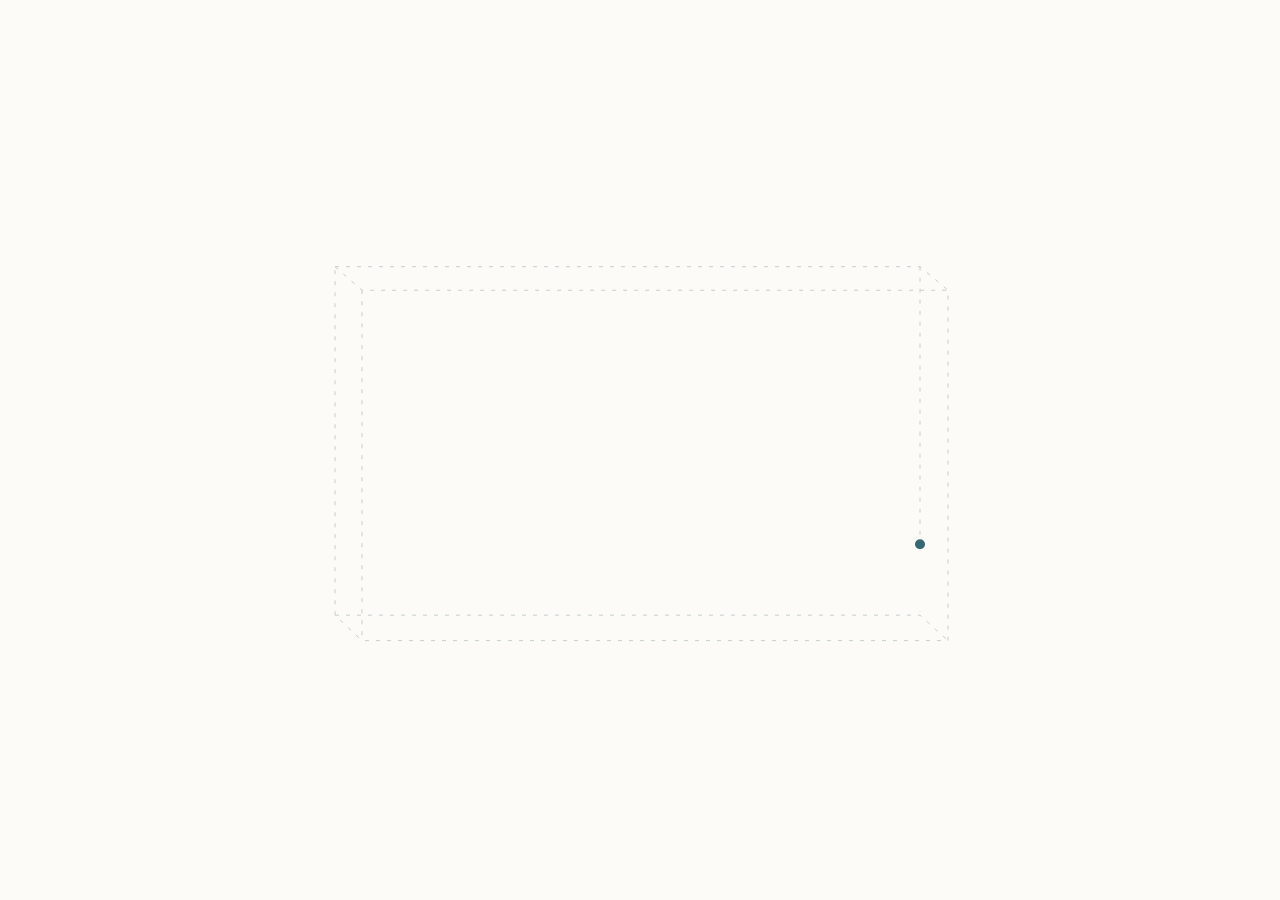
<file: index.html>
<!doctype html>
<html lang="en">
<head>
  <meta charset="utf-8">
  <meta name="viewport" content="width=device-width, initial-scale=1">
  <meta name="description" content="Lei Wang builds AI agents and full-stack applications. Explore selected projects in retrieval, conversational commerce, customer support, and agent tooling.">
  <meta property="og:type" content="website">
  <meta property="og:title" content="Lei Wang · AI Agents &amp; Full-Stack Engineering">
  <meta property="og:description" content="Lei Wang builds AI agents and full-stack applications. Explore selected projects in retrieval, conversational commerce, customer support, and agent tooling.">
  <title>Lei Wang · AI Agents &amp; Full-Stack Engineering</title>
  <link rel="alternate" hreflang="zh-CN" href="zh/">
  <link rel="stylesheet" href="assets/site.css?v=viewport-edges">
  <script src="assets/entrance.js?v=mobile-layout"></script>
  <script src="assets/title.js" defer></script>
  <script src="assets/breakout.js?v=viewport-edges" defer></script>
</head>
<body>
  <a class="skip-link" href="#main">Skip to content</a>
  <header class="site-header">
    <a class="wordmark" href="./" aria-label="Lei Wang home">LW<span>.</span></a>
    <nav class="site-nav" aria-label="Main navigation">
      <a href="./" aria-current="page">Home</a>
      <a href="about.html">About</a>
      <a href="projects.html">Projects</a>
      <a href="skills.html">Skills</a>
      <a href="focus.html">Focus</a>
    </nav>
    <nav class="language" aria-label="Language">
      <span aria-current="true">EN</span><span aria-hidden="true">/</span><a href="zh/" lang="zh-CN" hreflang="zh-CN">中</a>
    </nav>
  </header>
  <main class="home-main" id="main" tabindex="-1">
    <section class="nameplate" aria-labelledby="name">
      <svg class="wire" viewBox="0 0 660 460" preserveAspectRatio="none" fill="none" aria-hidden="true"
           data-trace="M638 437V65L610 40H25V410L52 437H638L610 410H25V40L52 65V437V65H638L610 40V410">
        <path d="M25 40H610L638 65V437H52L25 410V40Z"/>
        <path d="M25 40 52 65H638M52 65V437M25 410H610L638 437M610 40V410"/>
      </svg>
      <span class="wire-caption">PARKING CODING POINT</span>
      <h1 id="name" lang="en">Lei (Leon) Wang</h1>
      <p class="visually-hidden">AI Agent Engineer · LLM Application Engineer · Full-stack Developer</p>
      <div class="role" data-titles="AI Agent Engineer|LLM Application Engineer|Full-stack Developer">
        <span class="role-display" aria-hidden="true">
          <span data-role-text>AI Agent Engineer</span><span class="caret"></span>
        </span>
        <button class="role-toggle" type="button" hidden data-role-toggle
                aria-label="Pause job title animation" data-pause="Pause job title animation" data-resume="Resume job title animation">
          <svg viewBox="0 0 16 16" width="14" height="14" fill="currentColor" aria-hidden="true">
            <path class="pause-icon" d="M4 3h2v10H4zm6 0h2v10h-2z"/>
            <path class="play-icon" d="M5 2.8 13 8l-8 5.2z"/>
          </svg>
        </button>
      </div>
      <p class="intro">
        <span>I build AI agents and systems for enterprise workflows.</span>
        <span>I explore how to measure their reliability in practice.</span>
      </p>
      <ul class="socials" aria-label="Contact links">
        <li>
          <a href="mailto:leonlei.wang@outlook.com">
            <span class="social-icon"><svg viewBox="0 0 24 24" aria-hidden="true">
              <rect x="1" y="4" width="22" height="16" rx="2.5" fill="currentColor"/>
            <path d="m2 6 8.6 6.6a2.3 2.3 0 0 0 2.8 0L22 6" fill="none" stroke="var(--paper)" stroke-width="1.5" stroke-linecap="round"/>
            </svg></span>
            <span>Email</span>
          </a>
        </li>
        <li>
          <a href="https://github.com/leonleiwang">
            <span class="social-icon"><svg viewBox="0 0 24 24" aria-hidden="true">
              <path fill="currentColor" d="M12 .8a11.5 11.5 0 0 0-3.64 22.41c.58.11.79-.25.79-.55v-2.14c-3.2.7-3.88-1.36-3.88-1.36-.52-1.33-1.28-1.68-1.28-1.68-1.04-.71.08-.7.08-.7 1.15.08 1.75 1.18 1.75 1.18 1.02 1.75 2.68 1.24 3.34.95.1-.74.4-1.24.73-1.52-2.55-.29-5.23-1.28-5.23-5.69 0-1.25.45-2.28 1.18-3.08-.12-.29-.51-1.46.11-3.04 0 0 .96-.31 3.16 1.18A11.1 11.1 0 0 1 12 6.37c.98 0 1.96.13 2.88.39 2.2-1.49 3.16-1.18 3.16-1.18.62 1.58.23 2.75.11 3.04.74.8 1.18 1.83 1.18 3.08 0 4.42-2.69 5.4-5.25 5.68.41.36.78 1.06.78 2.14v3.14c0 .3.21.67.8.55A11.5 11.5 0 0 0 12 .8z"/>
            </svg></span>
            <span>GitHub</span>
          </a>
        </li>
        <li>
          <a href="https://www.linkedin.com/in/lei-wang-5a297428a/">
            <span class="social-icon"><svg viewBox="0 0 24 24" aria-hidden="true">
              <rect x="2" y="2" width="20" height="20" rx="2" fill="currentColor"/>
            <circle cx="6.5" cy="7" r="1.5" class="icon-cutout"/>
            <path class="icon-cutout" d="M5.2 9.5h2.6V19H5.2zm4.4 0h2.5v1.3c.6-1 1.5-1.6 2.9-1.6 2.7 0 3.4 1.8 3.4 4.4V19h-2.7v-4.8c0-1.4-.2-2.5-1.7-2.5s-1.8 1.1-1.8 2.5V19H9.6z"/>
            </svg></span>
            <span>LinkedIn</span>
          </a>
        </li>
      </ul>
    </section>
  </main>
  <footer class="site-footer home-footer">
    <span>© 2026 Lei Wang</span>
    <button class="game-launch" type="button" hidden data-game-launch
            aria-label="Play Breakout" title="Play Breakout">
      <svg width="25" height="16" viewBox="0 0 25 16" fill="currentColor" aria-hidden="true">
        <circle cx="12.5" cy="4" r="2.3"/>
        <rect x="2" y="10" width="21" height="2.6" rx="1.3"/>
      </svg>
    </button>
    <span class="motto" lang="la">Scientia ac Labore</span>
    <a class="versions-link" href="versions/">Versions</a>
  </footer>
  <div class="inline-game" hidden data-game
       data-playing="Move the paddle with your mouse, drag, or use the arrow keys. Press Escape to exit."
       data-ready="Click or press Space to serve."
       data-won="Page cleared.">
    <canvas class="inline-game-canvas" tabindex="-1" aria-label="Inline Breakout"></canvas>
    <div class="inline-game-hud">
      <span data-game-time aria-hidden="true">00:00:00</span>
      <button type="button" class="inline-game-exit" data-game-exit aria-label="Exit Breakout" title="Exit Breakout">×</button>
    </div>
    <span class="visually-hidden" role="status" data-game-status></span>
  </div>
</body>
</html>
</file>
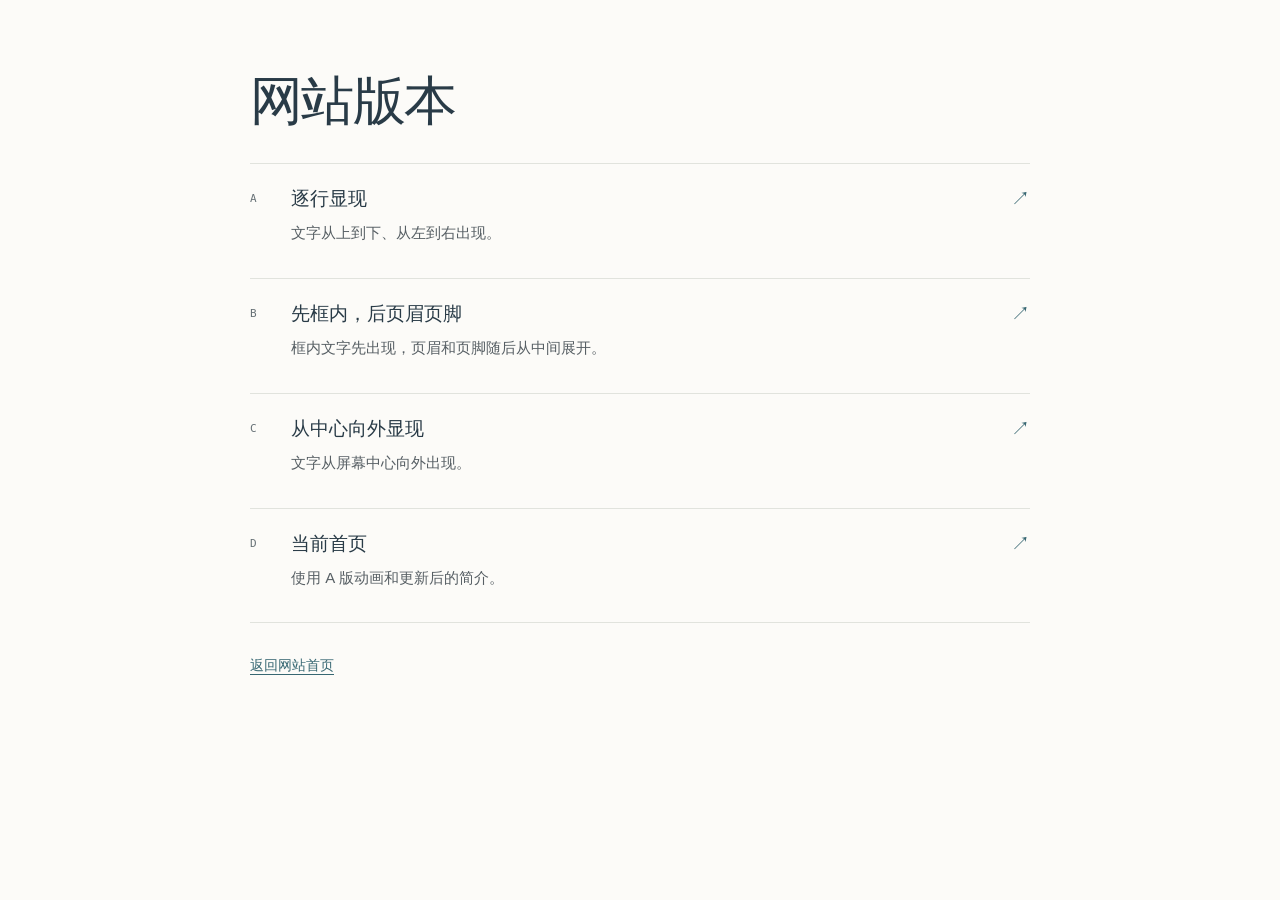
<file: versions/index.html>
<!doctype html>
<html lang="zh-CN">
<head>
  <meta charset="utf-8">
  <meta name="viewport" content="width=device-width, initial-scale=1">
  <title>网站版本 · Lei Wang</title>
  <link rel="stylesheet" href="../assets/site.css">
</head>
<body>
  <main class="content">
    <h1>网站版本</h1>
    <ol class="entries">
      <li class="entry">
        <span class="entry-number" aria-hidden="true">A</span>
        <div>
          <h2><a href="a.html" aria-label="A 版逐行显现">逐行显现 <span aria-hidden="true">↗</span></a></h2>
          <p class="entry-description">文字从上到下、从左到右出现。</p>
        </div>
      </li>
      <li class="entry">
        <span class="entry-number" aria-hidden="true">B</span>
        <div>
          <h2><a href="b.html" aria-label="B 版先框内后页眉页脚">先框内，后页眉页脚 <span aria-hidden="true">↗</span></a></h2>
          <p class="entry-description">框内文字先出现，页眉和页脚随后从中间展开。</p>
        </div>
      </li>
      <li class="entry">
        <span class="entry-number" aria-hidden="true">C</span>
        <div>
          <h2><a href="c.html" aria-label="C 版从中心向外显现">从中心向外显现 <span aria-hidden="true">↗</span></a></h2>
          <p class="entry-description">文字从屏幕中心向外出现。</p>
        </div>
      </li>
      <li class="entry">
        <span class="entry-number" aria-hidden="true">D</span>
        <div>
          <h2><a href="d.html" aria-label="D 版当前首页">当前首页 <span aria-hidden="true">↗</span></a></h2>
          <p class="entry-description">使用 A 版动画和更新后的简介。</p>
        </div>
      </li>
    </ol>
    <a class="content-link" href="../">返回网站首页</a>
  </main>
</body>
</html>
</file>
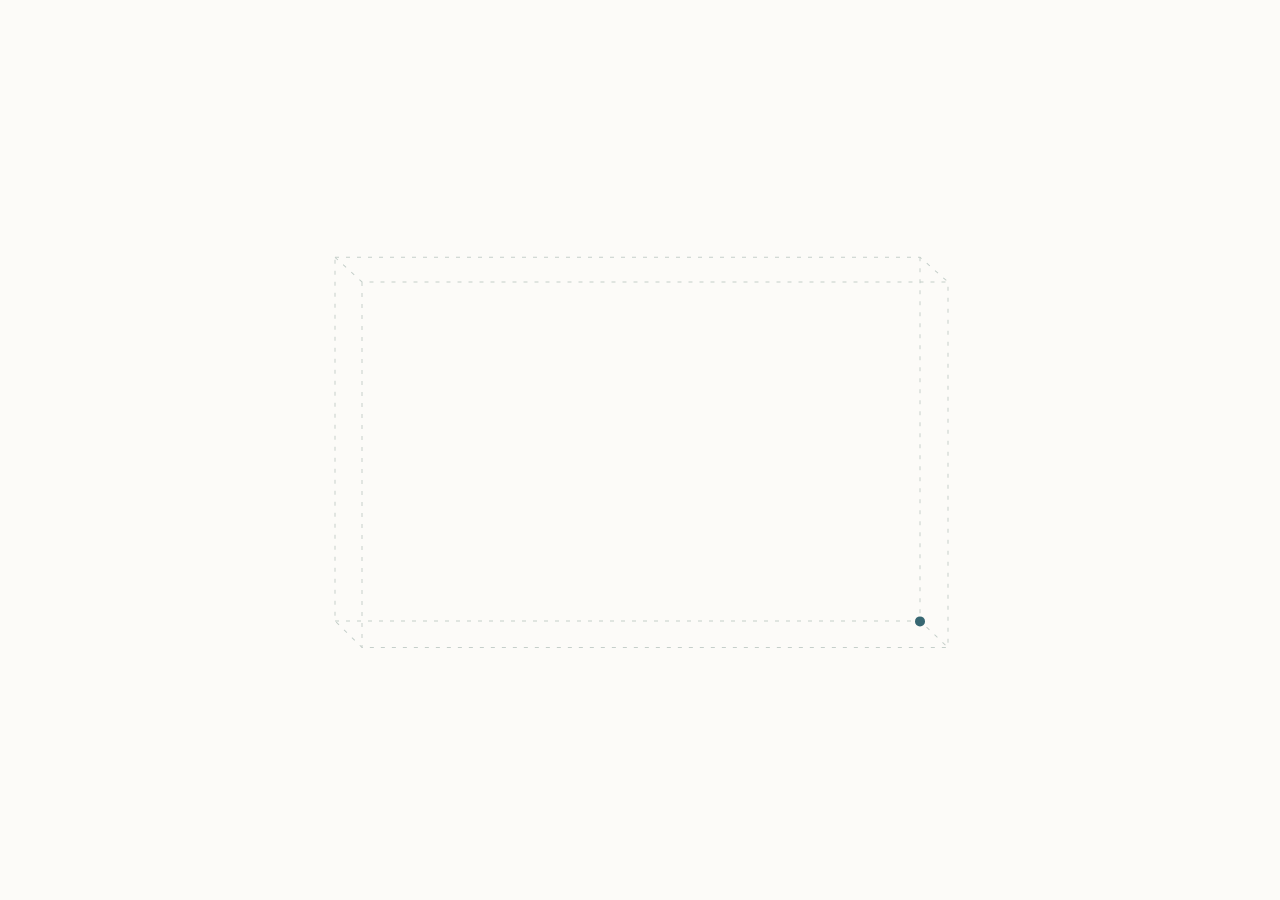
<file: zh/index.html>
<!doctype html>
<html lang="zh-CN">
<head>
  <meta charset="utf-8">
  <meta name="viewport" content="width=device-width, initial-scale=1">
  <meta name="description" content="王磊的个人网站。了解 AI Agent 与全栈开发方向，以及对话式电商、客服辅助和 Agent 工具等项目。">
  <meta property="og:type" content="website">
  <meta property="og:title" content="王磊 · AI Agent 与全栈应用">
  <meta property="og:description" content="王磊的个人网站。了解 AI Agent 与全栈开发方向，以及对话式电商、客服辅助和 Agent 工具等项目。">
  <title>王磊 · AI Agent 与全栈应用</title>
  <link rel="alternate" hreflang="en" href="../">
  <link rel="stylesheet" href="../assets/site.css?v=viewport-edges">
  <script src="../assets/entrance.js?v=mobile-layout"></script>
  <script src="../assets/title.js" defer></script>
  <script src="../assets/breakout.js?v=viewport-edges" defer></script>
</head>
<body>
  <a class="skip-link" href="#main">跳到正文</a>
  <header class="site-header">
    <a class="wordmark" href="./" aria-label="王磊的首页">LW<span>.</span></a>
    <nav class="site-nav" aria-label="主导航">
      <a href="./" aria-current="page">首页</a>
      <a href="about.html">关于</a>
      <a href="projects.html">项目</a>
      <a href="skills.html">技能</a>
      <a href="focus.html">探索</a>
    </nav>
    <nav class="language" aria-label="语言">
      <a href="../" lang="en" hreflang="en">EN</a><span aria-hidden="true">/</span><span aria-current="true">中</span>
    </nav>
  </header>
  <main class="home-main" id="main" tabindex="-1">
    <section class="nameplate" aria-labelledby="name">
      <svg class="wire" viewBox="0 0 660 460" preserveAspectRatio="none" fill="none" aria-hidden="true"
           data-trace="M638 437V65L610 40H25V410L52 437H638L610 410H25V40L52 65V437V65H638L610 40V410">
        <path d="M25 40H610L638 65V437H52L25 410V40Z"/>
        <path d="M25 40 52 65H638M52 65V437M25 410H610L638 437M610 40V410"/>
      </svg>
      <span class="wire-caption" lang="en">PARKING CODING POINT</span>
      <h1 id="name">王磊</h1>
      <p class="visually-hidden">AI Agent 工程师 · 大模型应用工程师 · 全栈开发工程师</p>
      <div class="role" data-titles="AI Agent 工程师|大模型应用工程师|全栈开发工程师">
        <span class="role-display" aria-hidden="true">
          <span data-role-text>AI Agent 工程师</span><span class="caret"></span>
        </span>
        <button class="role-toggle" type="button" hidden data-role-toggle
                aria-label="暂停职业标题动画" data-pause="暂停职业标题动画" data-resume="继续职业标题动画">
          <svg viewBox="0 0 16 16" width="14" height="14" fill="currentColor" aria-hidden="true">
            <path class="pause-icon" d="M4 3h2v10H4zm6 0h2v10h-2z"/>
            <path class="play-icon" d="M5 2.8 13 8l-8 5.2z"/>
          </svg>
        </button>
      </div>
      <p class="intro">
        <span>我为企业工作流程构建 AI 智能体和系统。</span>
        <span>我也探索如何在实际使用中衡量系统的可靠性。</span>
      </p>
      <ul class="socials" aria-label="联系方式">
        <li>
          <a href="mailto:leonlei.wang@outlook.com">
            <span class="social-icon"><svg viewBox="0 0 24 24" aria-hidden="true">
              <rect x="1" y="4" width="22" height="16" rx="2.5" fill="currentColor"/>
            <path d="m2 6 8.6 6.6a2.3 2.3 0 0 0 2.8 0L22 6" fill="none" stroke="var(--paper)" stroke-width="1.5" stroke-linecap="round"/>
            </svg></span>
            <span>邮箱</span>
          </a>
        </li>
        <li>
          <a href="https://github.com/leonleiwang">
            <span class="social-icon"><svg viewBox="0 0 24 24" aria-hidden="true">
              <path fill="currentColor" d="M12 .8a11.5 11.5 0 0 0-3.64 22.41c.58.11.79-.25.79-.55v-2.14c-3.2.7-3.88-1.36-3.88-1.36-.52-1.33-1.28-1.68-1.28-1.68-1.04-.71.08-.7.08-.7 1.15.08 1.75 1.18 1.75 1.18 1.02 1.75 2.68 1.24 3.34.95.1-.74.4-1.24.73-1.52-2.55-.29-5.23-1.28-5.23-5.69 0-1.25.45-2.28 1.18-3.08-.12-.29-.51-1.46.11-3.04 0 0 .96-.31 3.16 1.18A11.1 11.1 0 0 1 12 6.37c.98 0 1.96.13 2.88.39 2.2-1.49 3.16-1.18 3.16-1.18.62 1.58.23 2.75.11 3.04.74.8 1.18 1.83 1.18 3.08 0 4.42-2.69 5.4-5.25 5.68.41.36.78 1.06.78 2.14v3.14c0 .3.21.67.8.55A11.5 11.5 0 0 0 12 .8z"/>
            </svg></span>
            <span>GitHub</span>
          </a>
        </li>
        <li>
          <a href="https://www.linkedin.com/in/lei-wang-5a297428a/">
            <span class="social-icon"><svg viewBox="0 0 24 24" aria-hidden="true">
              <rect x="2" y="2" width="20" height="20" rx="2" fill="currentColor"/>
            <circle cx="6.5" cy="7" r="1.5" class="icon-cutout"/>
            <path class="icon-cutout" d="M5.2 9.5h2.6V19H5.2zm4.4 0h2.5v1.3c.6-1 1.5-1.6 2.9-1.6 2.7 0 3.4 1.8 3.4 4.4V19h-2.7v-4.8c0-1.4-.2-2.5-1.7-2.5s-1.8 1.1-1.8 2.5V19H9.6z"/>
            </svg></span>
            <span>LinkedIn</span>
          </a>
        </li>
      </ul>
    </section>
  </main>
  <footer class="site-footer home-footer">
    <span>© 2026 王磊</span>
    <button class="game-launch" type="button" hidden data-game-launch
            aria-label="玩弹球" title="玩弹球">
      <svg width="25" height="16" viewBox="0 0 25 16" fill="currentColor" aria-hidden="true">
        <circle cx="12.5" cy="4" r="2.3"/>
        <rect x="2" y="10" width="21" height="2.6" rx="1.3"/>
      </svg>
    </button>
    <span class="motto" lang="la">Scientia ac Labore</span>
    <a class="versions-link" href="../versions/">版本</a>
  </footer>
  <div class="inline-game" hidden data-game
       data-playing="用鼠标、拖动或左右方向键控制挡板。按 Esc 退出。"
       data-ready="点击或按空格发球。"
       data-won="首页已清空。">
    <canvas class="inline-game-canvas" tabindex="-1" aria-label="首页弹球"></canvas>
    <div class="inline-game-hud">
      <span data-game-time aria-hidden="true">00:00:00</span>
      <button type="button" class="inline-game-exit" data-game-exit aria-label="退出弹球" title="退出弹球">×</button>
    </div>
    <span class="visually-hidden" role="status" data-game-status></span>
  </div>
</body>
</html>
</file>
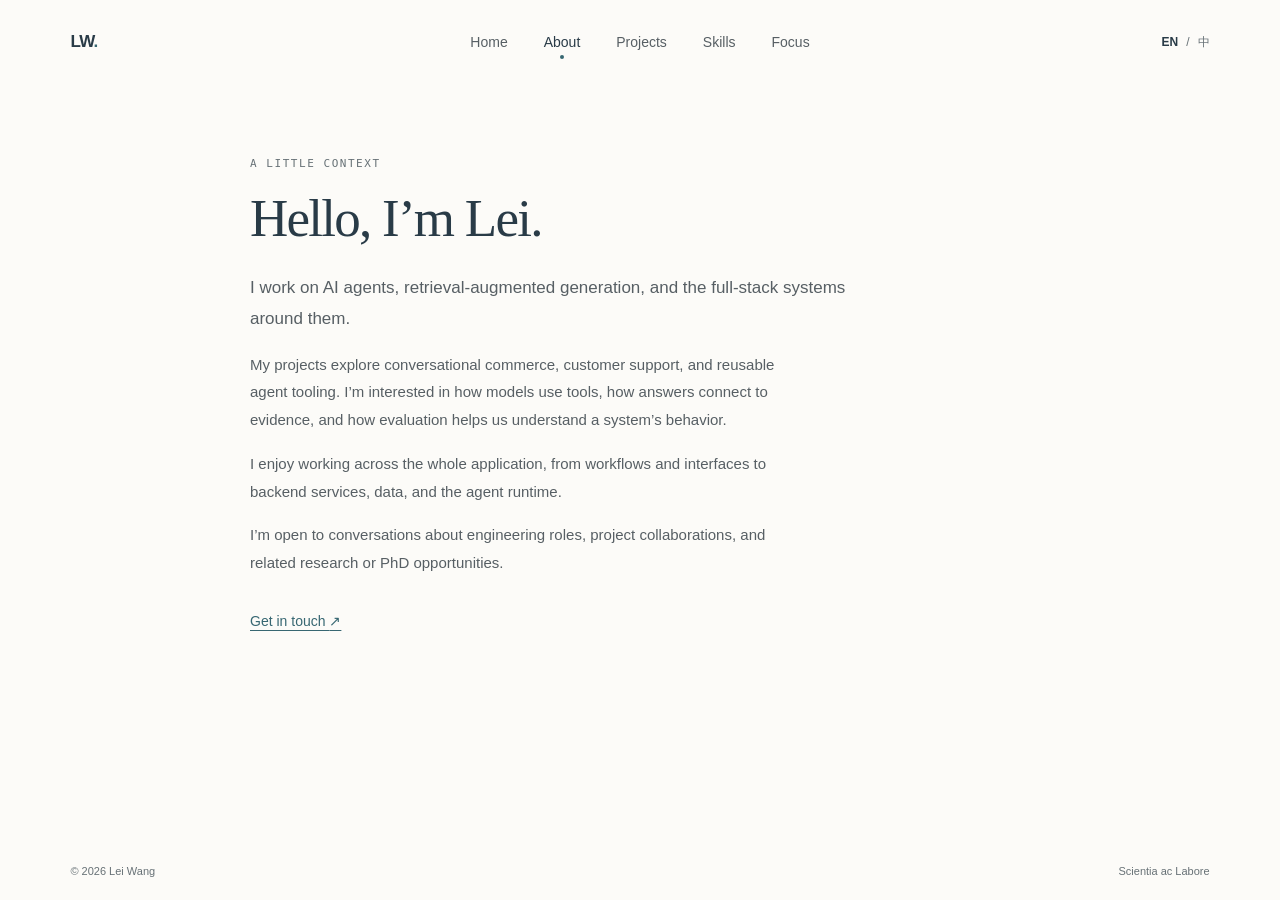
<file: about.html>
<!doctype html>
<html lang="en">
<head>
  <meta charset="utf-8">
  <meta name="viewport" content="width=device-width, initial-scale=1">
  <meta name="description" content="Meet Lei Wang, an engineer working on AI agents, retrieval-augmented generation, and full-stack applications.">
  <meta property="og:type" content="website">
  <meta property="og:title" content="About · Lei Wang">
  <meta property="og:description" content="Meet Lei Wang, an engineer working on AI agents, retrieval-augmented generation, and full-stack applications.">
  <title>About · Lei Wang</title>
  <link rel="alternate" hreflang="zh-CN" href="zh/about.html">
  <link rel="stylesheet" href="assets/site.css?v=viewport-edges">
</head>
<body>
  <a class="skip-link" href="#main">Skip to content</a>
  <header class="site-header">
    <a class="wordmark" href="./" aria-label="Lei Wang home">LW<span>.</span></a>
    <nav class="site-nav" aria-label="Main navigation">
      <a href="./">Home</a>
      <a href="about.html" aria-current="page">About</a>
      <a href="projects.html">Projects</a>
      <a href="skills.html">Skills</a>
      <a href="focus.html">Focus</a>
    </nav>
    <nav class="language" aria-label="Language">
      <span aria-current="true">EN</span><span aria-hidden="true">/</span><a href="zh/about.html" lang="zh-CN" hreflang="zh-CN">中</a>
    </nav>
  </header>
  <main class="content" id="main" tabindex="-1">
    <p class="eyebrow">A little context</p>
    <h1>Hello, I’m Lei.</h1>
    <p class="lead">I work on AI agents, retrieval-augmented generation, and the full-stack systems around them.</p>
    <p>My projects explore conversational commerce, customer support, and reusable agent tooling. I’m interested in how models use tools, how answers connect to evidence, and how evaluation helps us understand a system’s behavior.</p>
    <p>I enjoy working across the whole application, from workflows and interfaces to backend services, data, and the agent runtime.</p>
    <p>I’m open to conversations about engineering roles, project collaborations, and related research or PhD opportunities.</p>
    <a class="content-link" href="mailto:leonlei.wang@outlook.com">Get in touch <span aria-hidden="true">↗</span></a>
  </main>
  <footer class="site-footer">
    <span>© 2026 Lei Wang</span>
    <span class="motto" lang="la">Scientia ac Labore</span>
  </footer>
</body>
</html>
</file>
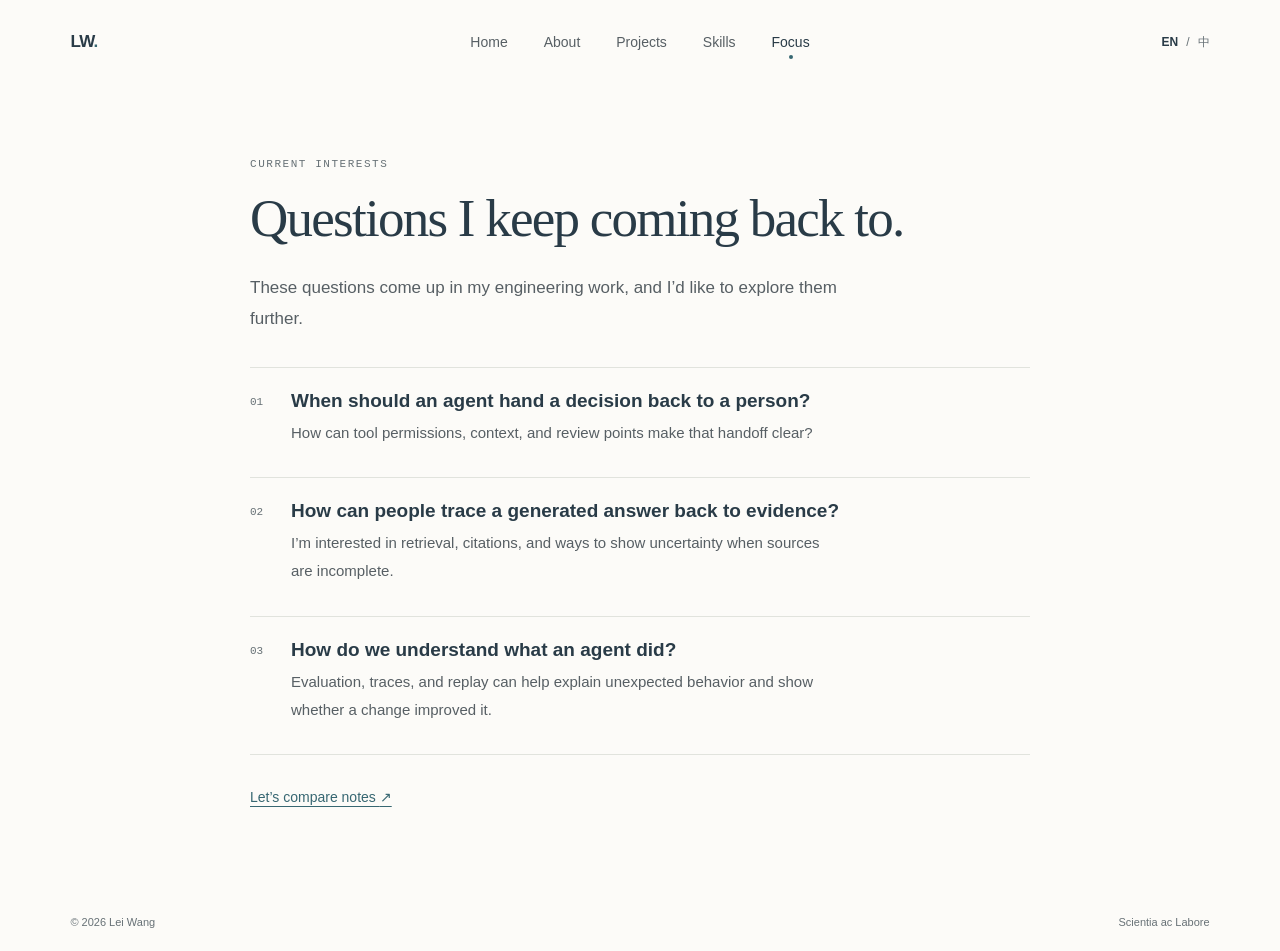
<file: focus.html>
<!doctype html>
<html lang="en">
<head>
  <meta charset="utf-8">
  <meta name="viewport" content="width=device-width, initial-scale=1">
  <meta name="description" content="Lei Wang’s interests in agent tool use, evidence in retrieval, and evaluation of agent behavior.">
  <meta property="og:type" content="website">
  <meta property="og:title" content="Focus · Lei Wang">
  <meta property="og:description" content="Lei Wang’s interests in agent tool use, evidence in retrieval, and evaluation of agent behavior.">
  <title>Focus · Lei Wang</title>
  <link rel="alternate" hreflang="zh-CN" href="zh/focus.html">
  <link rel="stylesheet" href="assets/site.css?v=viewport-edges">
</head>
<body>
  <a class="skip-link" href="#main">Skip to content</a>
  <header class="site-header">
    <a class="wordmark" href="./" aria-label="Lei Wang home">LW<span>.</span></a>
    <nav class="site-nav" aria-label="Main navigation">
      <a href="./">Home</a>
      <a href="about.html">About</a>
      <a href="projects.html">Projects</a>
      <a href="skills.html">Skills</a>
      <a href="focus.html" aria-current="page">Focus</a>
    </nav>
    <nav class="language" aria-label="Language">
      <span aria-current="true">EN</span><span aria-hidden="true">/</span><a href="zh/focus.html" lang="zh-CN" hreflang="zh-CN">中</a>
    </nav>
  </header>
  <main class="content" id="main" tabindex="-1">
    <p class="eyebrow">Current interests</p>
    <h1>Questions I keep coming back to.</h1>
    <p class="lead">These questions come up in my engineering work, and I’d like to explore them further.</p>
    <ol class="entries">
      <li class="entry">
        <span class="entry-number" aria-hidden="true">01</span>
        <div>
          <h2>When should an agent hand a decision back to a person?</h2>
          <p class="entry-description">How can tool permissions, context, and review points make that handoff clear?</p>
        </div>
      </li>
      <li class="entry">
        <span class="entry-number" aria-hidden="true">02</span>
        <div>
          <h2>How can people trace a generated answer back to evidence?</h2>
          <p class="entry-description">I’m interested in retrieval, citations, and ways to show uncertainty when sources are incomplete.</p>
        </div>
      </li>
      <li class="entry">
        <span class="entry-number" aria-hidden="true">03</span>
        <div>
          <h2>How do we understand what an agent did?</h2>
          <p class="entry-description">Evaluation, traces, and replay can help explain unexpected behavior and show whether a change improved it.</p>
        </div>
      </li>
    </ol>
    <a class="content-link" href="mailto:leonlei.wang@outlook.com">Let’s compare notes <span aria-hidden="true">↗</span></a>
  </main>
  <footer class="site-footer">
    <span>© 2026 Lei Wang</span>
    <span class="motto" lang="la">Scientia ac Labore</span>
  </footer>
</body>
</html>
</file>
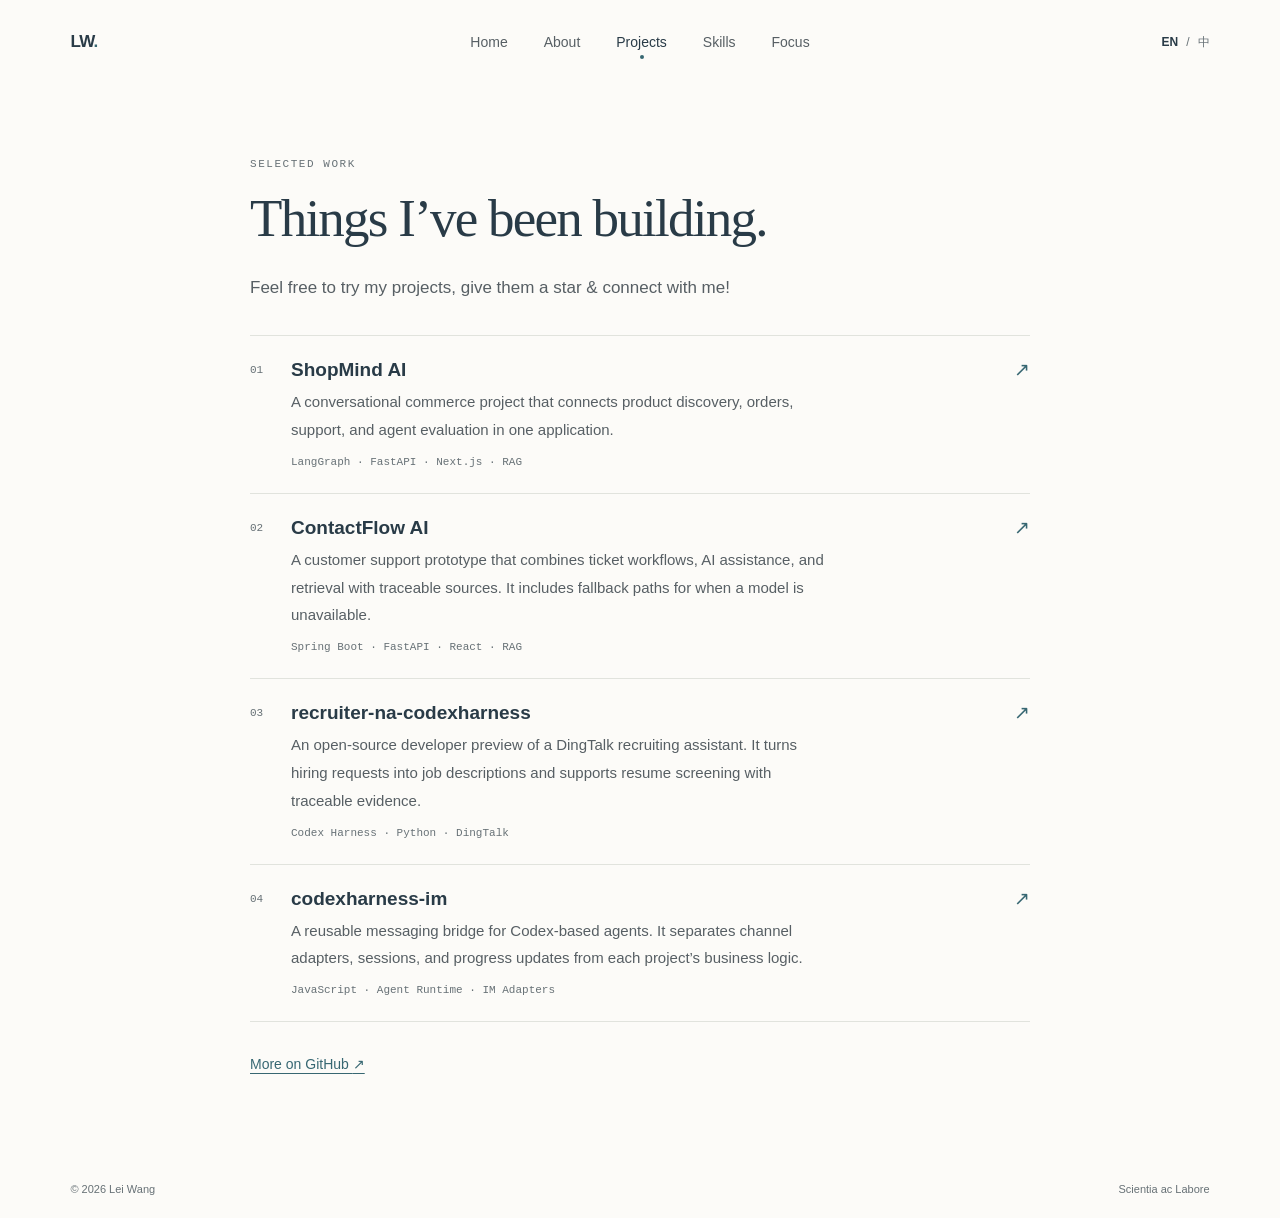
<file: projects.html>
<!doctype html>
<html lang="en">
<head>
  <meta charset="utf-8">
  <meta name="viewport" content="width=device-width, initial-scale=1">
  <meta name="description" content="Selected projects by Lei Wang: ShopMind AI, ContactFlow AI, recruiter-na-codexharness, and codexharness-im.">
  <meta property="og:type" content="website">
  <meta property="og:title" content="Projects · Lei Wang">
  <meta property="og:description" content="Selected projects by Lei Wang: ShopMind AI, ContactFlow AI, recruiter-na-codexharness, and codexharness-im.">
  <title>Projects · Lei Wang</title>
  <link rel="alternate" hreflang="zh-CN" href="zh/projects.html">
  <link rel="stylesheet" href="assets/site.css?v=viewport-edges">
</head>
<body>
  <a class="skip-link" href="#main">Skip to content</a>
  <header class="site-header">
    <a class="wordmark" href="./" aria-label="Lei Wang home">LW<span>.</span></a>
    <nav class="site-nav" aria-label="Main navigation">
      <a href="./">Home</a>
      <a href="about.html">About</a>
      <a href="projects.html" aria-current="page">Projects</a>
      <a href="skills.html">Skills</a>
      <a href="focus.html">Focus</a>
    </nav>
    <nav class="language" aria-label="Language">
      <span aria-current="true">EN</span><span aria-hidden="true">/</span><a href="zh/projects.html" lang="zh-CN" hreflang="zh-CN">中</a>
    </nav>
  </header>
  <main class="content" id="main" tabindex="-1">
    <p class="eyebrow">Selected work</p>
    <h1>Things I’ve been building.</h1>
    <p class="lead">Feel free to try my projects, give them a star &amp; connect with me!</p>
    <ol class="entries">
      <li class="entry">
        <span class="entry-number" aria-hidden="true">01</span>
        <div>
          <h2><a href="https://github.com/leonleiwang/ShopMind-AI">ShopMind AI <span aria-hidden="true">↗</span></a></h2>
          <p class="entry-description">A conversational commerce project that connects product discovery, orders, support, and agent evaluation in one application.</p>
          <p class="tags">LangGraph · FastAPI · Next.js · RAG</p>
        </div>
      </li>
      <li class="entry">
        <span class="entry-number" aria-hidden="true">02</span>
        <div>
          <h2><a href="https://github.com/leonleiwang/ContactFlow-AI">ContactFlow AI <span aria-hidden="true">↗</span></a></h2>
          <p class="entry-description">A customer support prototype that combines ticket workflows, AI assistance, and retrieval with traceable sources. It includes fallback paths for when a model is unavailable.</p>
          <p class="tags">Spring Boot · FastAPI · React · RAG</p>
        </div>
      </li>
      <li class="entry">
        <span class="entry-number" aria-hidden="true">03</span>
        <div>
          <h2><a href="https://github.com/leonleiwang/recruiter-na-codexharness">recruiter-na-codexharness <span aria-hidden="true">↗</span></a></h2>
          <p class="entry-description">An open-source developer preview of a DingTalk recruiting assistant. It turns hiring requests into job descriptions and supports resume screening with traceable evidence.</p>
          <p class="tags">Codex Harness · Python · DingTalk</p>
        </div>
      </li>
      <li class="entry">
        <span class="entry-number" aria-hidden="true">04</span>
        <div>
          <h2><a href="https://github.com/leonleiwang/codexharness-im">codexharness-im <span aria-hidden="true">↗</span></a></h2>
          <p class="entry-description">A reusable messaging bridge for Codex-based agents. It separates channel adapters, sessions, and progress updates from each project’s business logic.</p>
          <p class="tags">JavaScript · Agent Runtime · IM Adapters</p>
        </div>
      </li>
    </ol>
    <a class="content-link" href="https://github.com/leonleiwang?tab=repositories">More on GitHub <span aria-hidden="true">↗</span></a>
  </main>
  <footer class="site-footer">
    <span>© 2026 Lei Wang</span>
    <span class="motto" lang="la">Scientia ac Labore</span>
  </footer>
</body>
</html>
</file>
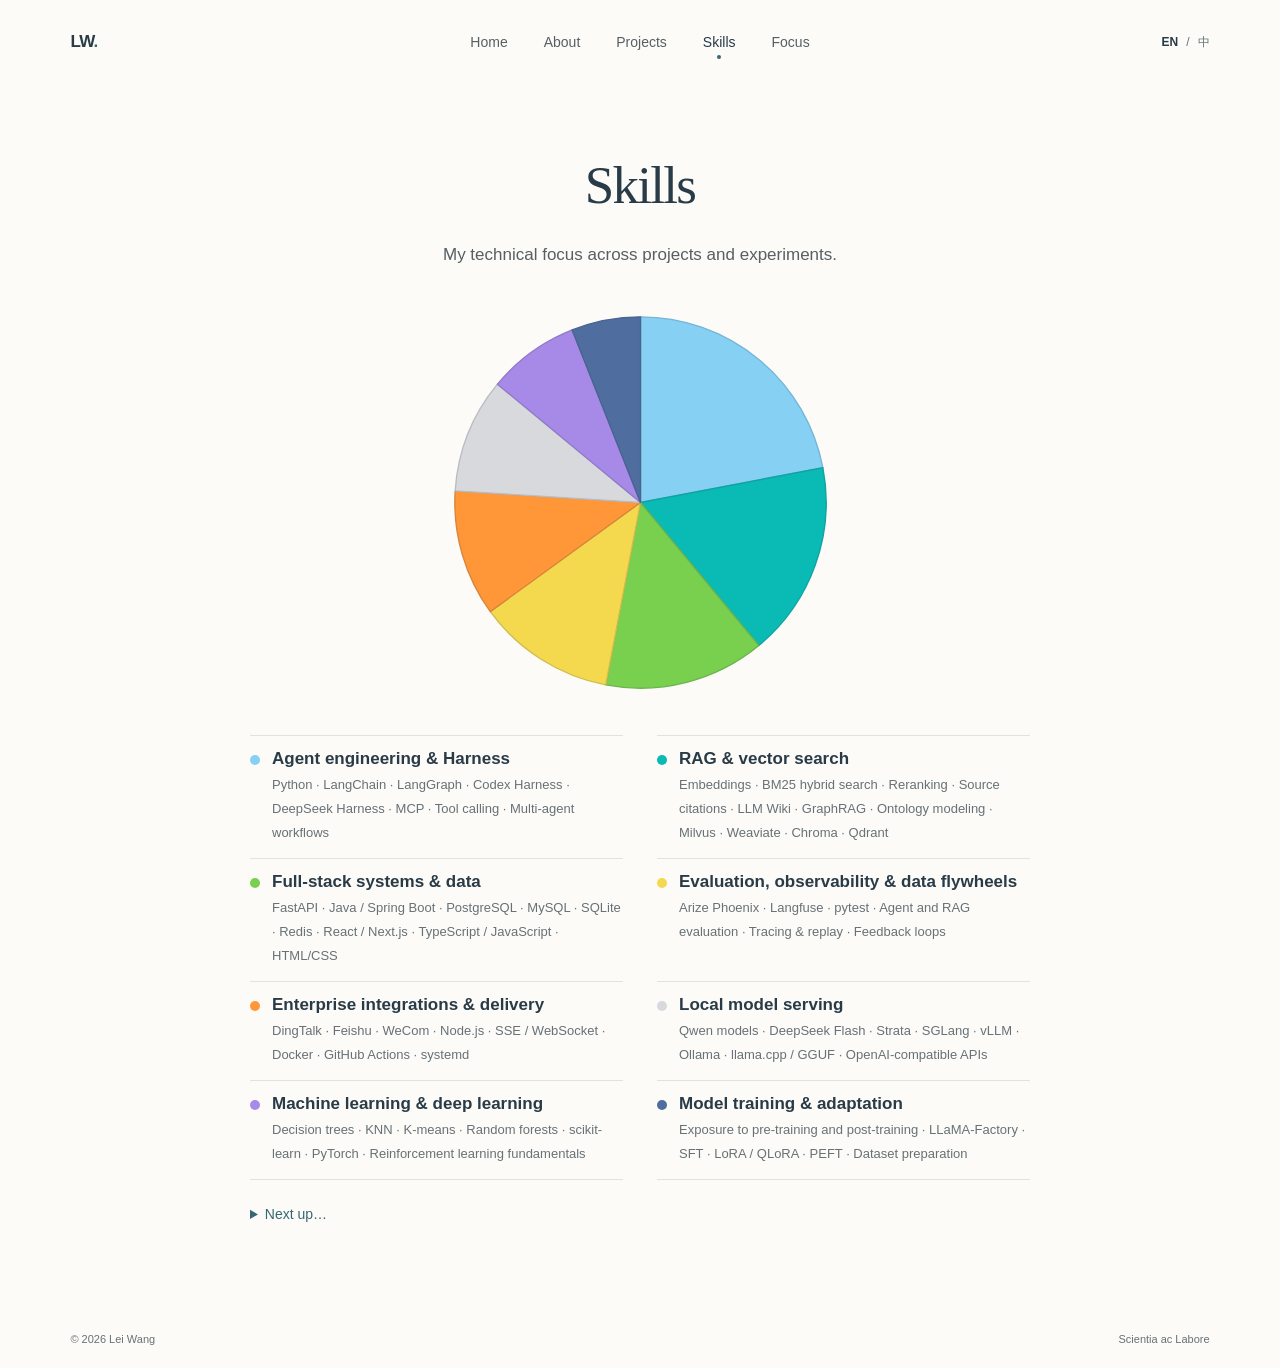
<file: skills.html>
<!doctype html>
<html lang="en">
<head>
  <meta charset="utf-8">
  <meta name="viewport" content="width=device-width, initial-scale=1">
  <meta name="description" content="Lei Wang’s technical skills across AI agents, backend systems, web interfaces, integrations, and delivery.">
  <meta property="og:type" content="website">
  <meta property="og:title" content="Skills · Lei Wang">
  <meta property="og:description" content="Lei Wang’s technical skills across AI agents, backend systems, web interfaces, integrations, and delivery.">
  <title>Skills · Lei Wang</title>
  <link rel="alternate" hreflang="zh-CN" href="zh/skills.html">
  <link rel="stylesheet" href="assets/site.css?v=viewport-edges">
  <script src="assets/skills.js" defer></script>
</head>
<body>
  <a class="skip-link" href="#main">Skip to content</a>
  <header class="site-header">
    <a class="wordmark" href="./" aria-label="Lei Wang home">LW<span>.</span></a>
    <nav class="site-nav" aria-label="Main navigation">
      <a href="./">Home</a>
      <a href="about.html">About</a>
      <a href="projects.html">Projects</a>
      <a href="skills.html" aria-current="page">Skills</a>
      <a href="focus.html">Focus</a>
    </nav>
    <nav class="language" aria-label="Language">
      <span aria-current="true">EN</span><span aria-hidden="true">/</span><a href="zh/skills.html" lang="zh-CN" hreflang="zh-CN">中</a>
    </nav>
  </header>
  <main class="content" id="main" tabindex="-1">
    <div class="skills-heading">
      <h1>Skills</h1>
      <p class="lead">My technical focus across projects and experiments.</p>
    </div>
    <div class="skills-overview">
      <figure class="skills-figure" hidden>
        <svg class="skills-pie" viewBox="0 0 400 400" role="group" aria-label="Skill areas"></svg>
        <div class="skills-tooltip" aria-hidden="true" hidden></div>
      </figure>
      <ul class="skill-list">
        <li class="skill-row" data-share="22">
          <h2>Agent engineering &amp; Harness</h2>
          <p class="skill-tools">Python · LangChain · LangGraph · Codex Harness · DeepSeek Harness · MCP · Tool calling · Multi-agent workflows</p>
        </li>
        <li class="skill-row" data-share="17">
          <h2>RAG &amp; vector search</h2>
          <p class="skill-tools">Embeddings · BM25 hybrid search · Reranking · Source citations · LLM Wiki · GraphRAG · Ontology modeling · Milvus · Weaviate · Chroma · Qdrant</p>
        </li>
        <li class="skill-row" data-share="14">
          <h2>Full-stack systems &amp; data</h2>
          <p class="skill-tools">FastAPI · Java / Spring Boot · PostgreSQL · MySQL · SQLite · Redis · React / Next.js · TypeScript / JavaScript · HTML/CSS</p>
        </li>
        <li class="skill-row" data-share="12">
          <h2>Evaluation, observability &amp; data flywheels</h2>
          <p class="skill-tools">Arize Phoenix · Langfuse · pytest · Agent and RAG evaluation · Tracing &amp; replay · Feedback loops</p>
        </li>
        <li class="skill-row" data-share="11">
          <h2>Enterprise integrations &amp; delivery</h2>
          <p class="skill-tools">DingTalk · Feishu · WeCom · Node.js · SSE / WebSocket · Docker · GitHub Actions · systemd</p>
        </li>
        <li class="skill-row" data-share="10">
          <h2>Local model serving</h2>
          <p class="skill-tools">Qwen models · DeepSeek Flash · Strata · SGLang · vLLM · Ollama · llama.cpp / GGUF · OpenAI-compatible APIs</p>
        </li>
        <li class="skill-row" data-share="8">
          <h2>Machine learning &amp; deep learning</h2>
          <p class="skill-tools">Decision trees · KNN · K-means · Random forests · scikit-learn · PyTorch · Reinforcement learning fundamentals</p>
        </li>
        <li class="skill-row" data-share="6">
          <h2>Model training &amp; adaptation</h2>
          <p class="skill-tools">Exposure to pre-training and post-training · LLaMA-Factory · SFT · LoRA / QLoRA · PEFT · Dataset preparation</p>
        </li>
      </ul>
    </div>
    <details class="skills-learning">
      <summary>Next up…</summary>
      <dl>
        <dt>Agent reliability at scale</dt>
        <dd>Designing resumable workflows and testing how agents recover from tool failures.</dd>
        <dt>Evaluation and research methods</dt>
        <dd>Building reproducible benchmarks, running ablations, and analyzing model errors.</dd>
        <dt>Inference performance</dt>
        <dd>Profiling latency and throughput and measuring how batching and quantization affect output quality.</dd>
      </dl>
    </details>
  </main>
  <footer class="site-footer">
    <span>© 2026 Lei Wang</span>
    <span class="motto" lang="la">Scientia ac Labore</span>
  </footer>
</body>
</html>
</file>
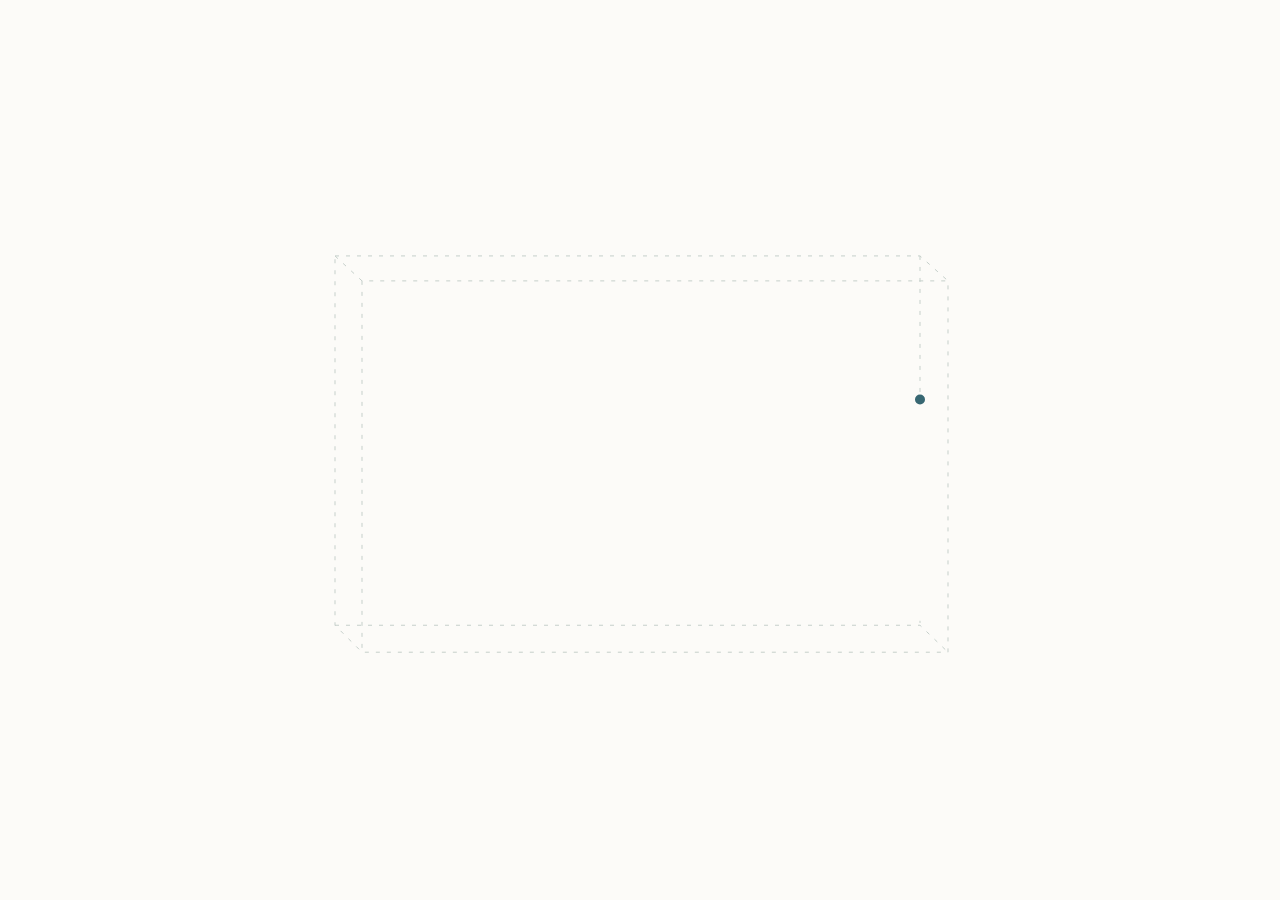
<file: versions/a.html>
<!doctype html>
<html lang="en">
<head>
<meta charset="utf-8">
<meta name="viewport" content="width=device-width, initial-scale=1">
<title>Lei Wang · Preview A</title>
<style>
html, body { width: 100%; height: 100%; margin: 0; overflow: hidden; background: #fcfbf8; }
iframe { display: block; width: 100%; height: 100%; border: 0; }
</style>
</head>
<body>
<iframe title="Lei Wang personal site · Preview A"></iframe>
<script>
const pages = {"en-home":"\u003c!doctype html>\n\u003chtml lang=\"en\">\n\u003chead>\n  \u003cmeta charset=\"utf-8\">\n  \u003cmeta name=\"viewport\" content=\"width=device-width, initial-scale=1\">\n  \u003cmeta name=\"description\" content=\"Lei Wang builds AI agents and full-stack applications. Explore selected projects in retrieval, conversational commerce, customer support, and agent tooling.\">\n  \u003cmeta property=\"og:type\" content=\"website\">\n  \u003cmeta property=\"og:title\" content=\"Lei Wang · AI Agents &amp; Full-Stack Engineering\">\n  \u003cmeta property=\"og:description\" content=\"Lei Wang builds AI agents and full-stack applications. Explore selected projects in retrieval, conversational commerce, customer support, and agent tooling.\">\n  \u003ctitle>Lei Wang · AI Agents &amp; Full-Stack Engineering\u003c/title>\n  \u003cbase href=\"about:srcdoc\">\n  \u003cstyle>\n:root {\n  color-scheme: light;\n  --paper: #fcfbf8;\n  --ink: #293b47;\n  --body: #575f64;\n  --muted: #677176;\n  --accent: #376772;\n  --line: #e1e3dd;\n  --wire: #c5cfca;\n  --mono: ui-monospace, SFMono-Regular, Consolas, monospace;\n}\n\n* { box-sizing: border-box; }\n\nbody {\n  display: flex;\n  flex-direction: column;\n  min-height: 100vh;\n  min-height: 100svh;\n  margin: 0;\n  color: var(--ink);\n  background: var(--paper);\n  font-family: -apple-system, BlinkMacSystemFont, \"Segoe UI\", \"PingFang SC\", \"Microsoft YaHei\", sans-serif;\n}\n\na { color: inherit; text-decoration: none; }\nbutton { font: inherit; }\na:focus-visible, button:focus-visible {\n  outline: 2px solid var(--accent);\n  outline-offset: 5px;\n}\n\n.visually-hidden,\n.skip-link:not(:focus) {\n  position: absolute;\n  width: 1px;\n  height: 1px;\n  overflow: hidden;\n  clip-path: inset(50%);\n  white-space: nowrap;\n}\n\n.skip-link:focus {\n  position: absolute;\n  z-index: 2;\n  top: 12px;\n  left: 12px;\n  padding: 12px;\n  background: var(--paper);\n}\n\n.site-header {\n  display: grid;\n  grid-template-columns: 1fr auto 1fr;\n  align-items: center;\n  min-height: 84px;\n  padding: 0 5.5%;\n}\n\n.wordmark {\n  justify-self: start;\n  padding: 10px 0;\n  font-size: 17px;\n  font-weight: 700;\n  letter-spacing: -.04em;\n}\n\n.wordmark span { color: var(--accent); }\n\n.site-nav,\n.language {\n  display: flex;\n  align-items: center;\n}\n\n.site-nav { gap: 36px; }\n.site-nav a {\n  position: relative;\n  padding: 14px 0;\n  color: var(--body);\n  font-size: 14px;\n}\n\n.site-nav a:hover,\n.site-nav [aria-current=\"page\"] { color: var(--ink); }\n\n.site-nav [aria-current=\"page\"]::after {\n  position: absolute;\n  bottom: 5px;\n  left: calc(50% - 2px);\n  width: 4px;\n  height: 4px;\n  border-radius: 50%;\n  background: var(--accent);\n  content: \"\";\n}\n\n.language {\n  justify-self: end;\n  gap: 8px;\n  font-size: 12px;\n  color: var(--muted);\n}\n\n.language a { padding: 12px 0; }\n.language [aria-current=\"true\"] { color: var(--ink); font-weight: 600; }\n.language a:hover { color: var(--accent); }\n\nmain { flex: 1; }\n\n.home-main {\n  display: grid;\n  place-items: center;\n  padding: 14px 24px 40px;\n}\n\n.nameplate {\n  position: relative;\n  width: min(100%, 660px);\n  padding: 82px 56px 66px;\n  text-align: center;\n}\n\n.wire {\n  position: absolute;\n  inset: 0;\n  width: 100%;\n  height: 100%;\n  color: var(--wire);\n  pointer-events: none;\n}\n\n.wire > path {\n  stroke: currentColor;\n  stroke-width: 1;\n  stroke-dasharray: 4 7;\n  vector-effect: non-scaling-stroke;\n}\n\n.wire-caption {\n  position: absolute;\n  top: 8.65%;\n  left: 8.9%;\n  padding: 0 9px;\n  transform: translateY(-50%);\n  background: var(--paper);\n  color: var(--muted);\n  font: 10px var(--mono);\n  letter-spacing: .11em;\n  text-transform: uppercase;\n}\n\n.nameplate h1 {\n  margin: 0;\n  font: 400 clamp(45px, 6.4vw, 50px)/1.05 Georgia, \"Times New Roman\", serif;\n  letter-spacing: -.045em;\n}\n\n.role {\n  display: flex;\n  align-items: center;\n  justify-content: center;\n  gap: 4px;\n  min-height: 44px;\n  margin-top: 17px;\n  color: var(--accent);\n  font: 16px/1.4 var(--mono);\n}\n\n.role-display { display: inline-flex; align-items: center; }\n\n.role-toggle {\n  display: grid;\n  flex: none;\n  place-items: center;\n  width: 32px;\n  height: 44px;\n  padding: 0;\n  border: 0;\n  border-radius: 4px;\n  color: var(--muted);\n  background: transparent;\n  cursor: pointer;\n}\n\n.role-toggle:hover { color: var(--accent); }\n.role-toggle[hidden], .play-icon, .role[data-paused=\"true\"] .pause-icon { display: none; }\n.role[data-paused=\"true\"] .play-icon { display: block; }\n\n.caret {\n  display: inline-block;\n  flex: none;\n  width: 1px;\n  height: 1.1em;\n  margin-left: 3px;\n  background: currentColor;\n  opacity: 0;\n}\n\n.role[data-running=\"true\"] .caret { animation: blink 1s step-end infinite; }\n@keyframes blink { 0%, 49% { opacity: 1; } }\n\n.intro {\n  max-width: 390px;\n  margin: 15px auto 0;\n  color: var(--body);\n  font-size: 14px;\n  line-height: 1.85;\n  text-wrap: pretty;\n}\n\n.intro span { display: block; }\n\n.socials {\n  display: flex;\n  justify-content: center;\n  gap: 33px;\n  margin: 37px 0 0;\n  padding: 0;\n  list-style: none;\n}\n\n.socials a {\n  display: grid;\n  justify-items: center;\n  gap: 9px;\n  color: var(--muted);\n  font: 11px var(--mono);\n}\n\n.social-icon {\n  display: grid;\n  place-items: center;\n  width: 46px;\n  height: 46px;\n  border: 1px solid var(--line);\n  border-radius: 50%;\n  color: var(--ink);\n  transition: color .18s, border-color .18s, transform .18s;\n}\n\n.socials a:hover .social-icon,\n.socials a:focus-visible .social-icon {\n  border-color: var(--accent);\n  color: var(--accent);\n  transform: translateY(-2px);\n}\n\n.social-icon svg { width: 20px; height: 20px; }\n.icon-cutout { fill: var(--paper); }\n\n.site-footer {\n  display: flex;\n  flex-wrap: wrap;\n  justify-content: space-between;\n  gap: 10px;\n  padding: 17px 5.5% 23px;\n  color: var(--muted);\n  font-size: 11px;\n}\n\n.home-footer {\n  display: grid;\n  grid-template-columns: 1fr auto 1fr;\n  align-items: center;\n  row-gap: 0;\n  padding-top: 4px;\n}\n\n/* Keep the launch hit area larger than the first footer row. */\n.home-footer .game-launch { margin-block: -8px; }\n\n.home-footer .motto { grid-column: 3; justify-self: end; }\n\n.home-footer .versions-link {\n  grid-column: 1;\n  grid-row: 2;\n  justify-self: start;\n  margin-top: 3px;\n  color: var(--accent);\n  text-decoration: underline;\n  text-underline-offset: .18em;\n}\n\n.game-launch,\n.inline-game button {\n  border: 0;\n  border-radius: 4px;\n  color: var(--muted);\n  background: transparent;\n  font: inherit;\n  cursor: pointer;\n}\n\n.game-launch {\n  display: grid;\n  place-items: center;\n  width: 44px;\n  height: 40px;\n  padding: 0;\n  touch-action: none;\n  user-select: none;\n}\n\n.game-launch:hover,\n.inline-game button:hover { color: var(--accent); }\n\n.game-launch[hidden],\n.inline-game[hidden] { display: none; }\n\n.game-active .game-launch,\n.entrance-active .game-launch,\n.entrance-pending .site-header,\n.entrance-pending .nameplate,\n.entrance-pending .home-footer { visibility: hidden; }\n\n.entrance-ball {\n  position: fixed;\n  z-index: 2;\n  top: -5px;\n  left: -5px;\n  width: 10px;\n  height: 10px;\n  border-radius: 50%;\n  background: var(--accent);\n  pointer-events: none;\n}\n\n.inline-game {\n  position: fixed;\n  z-index: 3;\n  inset: 0;\n  pointer-events: none;\n}\n\n.inline-game-canvas {\n  display: block;\n  width: 100%;\n  height: 100%;\n  outline: none;\n  pointer-events: auto;\n  touch-action: none;\n}\n\n.inline-game-hud {\n  position: absolute;\n  top: 10px;\n  right: 12px;\n  display: flex;\n  align-items: center;\n  gap: 6px;\n  color: var(--muted);\n  font: 11px var(--mono);\n}\n\n.inline-game button { pointer-events: auto; }\n\n.inline-game .inline-game-exit {\n  width: 32px;\n  height: 36px;\n  font-size: 21px;\n}\n\n.content {\n  width: min(780px, calc(100% - 56px));\n  margin: 0 auto;\n  padding: 72px 0 88px;\n}\n\n.eyebrow {\n  margin: 0 0 16px;\n  color: var(--muted);\n  font: 11px/1.5 var(--mono);\n  letter-spacing: .14em;\n  text-transform: uppercase;\n}\n\n.content h1 {\n  margin: 0 0 24px;\n  font: 400 clamp(35px, 5.2vw, 53px)/1.12 Georgia, \"Times New Roman\", \"Songti SC\", serif;\n  letter-spacing: -.033em;\n  text-wrap: balance;\n}\n\n.content p:not(.eyebrow) {\n  max-width: 64ch;\n  margin: 0 0 16px;\n  color: var(--body);\n  font-size: 15px;\n  line-height: 1.85;\n}\n\n.content p.lead { font-size: 17px; }\n\n.content-link {\n  display: inline-block;\n  margin-top: 14px;\n  padding-block: 6px;\n  color: var(--accent);\n  font-size: 14px;\n  text-decoration: underline;\n  text-underline-offset: 4px;\n}\n\n.entries {\n  margin: 32px 0 14px;\n  padding: 0;\n  list-style: none;\n}\n\n.entry {\n  display: grid;\n  grid-template-columns: 28px minmax(0, 1fr);\n  gap: 13px;\n  padding: 22px 0;\n  border-top: 1px solid var(--line);\n}\n\n.entry:last-child { border-bottom: 1px solid var(--line); }\n.entry-number { padding-top: 6px; color: var(--muted); font: 11px var(--mono); }\n.entry h2 { margin: 0 0 7px; font-size: 19px; font-weight: 550; overflow-wrap: anywhere; }\n.entry h2 a { display: flex; justify-content: space-between; align-items: baseline; gap: 12px; }\n.entry h2 a:hover { color: var(--accent); }\n.entry h2 a span { color: var(--accent); }\n.content p.entry-description { margin-bottom: 9px; }\n.content p.tags { margin-bottom: 0; font: 11px/1.65 var(--mono); color: var(--muted); }\n\n@media (max-width: 600px) {\n  .site-header {\n    grid-template-columns: auto minmax(0, 1fr) auto;\n    column-gap: clamp(9px, 3.5vw, 17px);\n    min-height: 68px;\n    padding: 0 20px;\n  }\n  .site-nav { justify-content: space-between; gap: 0; }\n  .site-nav a { font-size: 12px; }\n  .language { gap: 5px; font-size: 11px; }\n  .wordmark { font-size: 15px; }\n  .home-main { padding: 4px 16px 28px; }\n  .nameplate { padding: 72px 32px 60px; }\n  html[lang=\"en\"] .nameplate h1 { font-size: clamp(30px, 10vw, 45px); }\n  .wire-caption { padding: 0 6px; font-size: 8px; }\n  .role { font-size: clamp(12px, 3.5vw, 15px); }\n  .intro { font-size: 13px; }\n  .socials { gap: 23px; margin-top: 29px; }\n  .socials a { font-size: 10px; }\n  .site-footer { padding: 13px 20px 19px; font-size: 10px; }\n  .content { width: calc(100% - 44px); padding: 49px 0 64px; }\n  .entry { grid-template-columns: 22px minmax(0, 1fr); gap: 8px; }\n}\n\n@media (max-width: 355px) {\n  .site-header { padding-inline: 13px; }\n  .nameplate { padding-inline: 27px; }\n  .socials { gap: 16px; }\n}\n\n@media (max-width: 335px) {\n  html[lang=\"en\"] .site-header { grid-template-columns: minmax(0, 1fr) auto; }\n  html[lang=\"en\"] .site-nav { grid-column: 1 / -1; grid-row: 2; }\n  html[lang=\"en\"] .language { grid-column: 2; grid-row: 1; }\n}\n\n@media (orientation: landscape) and (max-height: 500px) {\n  .site-header:has(+ .home-main) { min-height: 48px; }\n  .home-main { padding: 0 18px 4px; }\n  .nameplate { padding-block: 48px 39px; }\n  html[lang] .nameplate h1 { font-size: clamp(30px, 10vh, 44px); }\n  .role { min-height: 36px; margin-top: 1px; }\n  .role-toggle { margin-block: -4px; }\n  .intro { max-width: 470px; margin-top: 4px; line-height: 1.55; }\n  .socials { gap: 23px; margin-top: 12px; }\n  .socials a { gap: 5px; }\n  .social-icon { width: 38px; height: 38px; }\n  .home-footer { padding-block: 4px 10px; }\n}\n\n@media (prefers-reduced-motion: reduce) {\n  .social-icon { transition: none; }\n  .role[data-running=\"true\"] .caret { animation: none; }\n}\n\n\u003c/style>\n  \u003cscript>\n(() => {\n  const root = document.documentElement;\n  const motion = matchMedia(\"(prefers-reduced-motion: reduce)\");\n  if (motion.matches || !CSS.supports(\"clip-path\", 'path(\"M0 0H1V1Z\")')) return;\n\n  const svgNamespace = \"http://www.w3.org/2000/svg\";\n  const ripple = false;\n  const outlineDuration = 1050;\n  const revealDuration = ripple ? 700 : 850;\n  const waveDuration = ripple ? 560 : 0;\n  let frameId;\n  let cleanUp = () => {};\n\n  root.classList.add(\"entrance-pending\");\n  const fallback = setTimeout(finish, 4000);\n  document.addEventListener(\"keydown\", finish);\n  window.addEventListener(\"resize\", finish);\n  motion.addEventListener(\"change\", finish);\n\n  function finish() {\n    if (!root.matches(\".entrance-pending, .entrance-active\")) return;\n    clearTimeout(fallback);\n    cancelAnimationFrame(frameId);\n    cleanUp();\n    root.classList.remove(\"entrance-pending\", \"entrance-active\");\n    document.removeEventListener(\"keydown\", finish);\n    window.removeEventListener(\"resize\", finish);\n    motion.removeEventListener(\"change\", finish);\n    document.dispatchEvent(new Event(\"siteentranceend\"));\n  }\n\n  function readingOrder(tiles) {\n    const rows = [];\n    for (const tile of tiles.sort((a, b) => a.y - b.y)) {\n      const row = rows.at(-1);\n      if (!row || tile.y - row[0].y > 8) rows.push([tile]);\n      else row.push(tile);\n    }\n    return rows.flatMap((row) => row.sort((a, b) => a.x - b.x));\n  }\n\n  function collectTiles(elements) {\n    const tiles = [];\n    const range = document.createRange();\n    for (const element of elements) {\n      const box = element.getBoundingClientRect();\n      if (!box.width || !box.height) continue;\n      const group = { element, paths: [], remaining: 0 };\n      const addTile = (rect) => {\n        if (!rect.width || !rect.height) return;\n        const x = rect.left - box.left;\n        const y = rect.top - box.top - 1;\n        const height = rect.height + 2;\n        tiles.push({\n          group,\n          x: rect.left,\n          y: rect.top + rect.height / 2,\n          path: `M${x} ${y}h${rect.width}v${height}h${-rect.width}Z`,\n        });\n        group.remaining++;\n      };\n\n      const walker = document.createTreeWalker(element, NodeFilter.SHOW_TEXT);\n      for (let node = walker.nextNode(); node; node = walker.nextNode()) {\n        let offset = 0;\n        for (const character of node.data) {\n          const start = offset;\n          offset += character.length;\n          if (!character.trim()) continue;\n          range.setStart(node, start);\n          range.setEnd(node, offset);\n          addTile(range.getBoundingClientRect());\n        }\n      }\n      if (!group.remaining) addTile(box);\n      element.style.clipPath = \"inset(0 100% 0 0)\";\n    }\n    return readingOrder(tiles);\n  }\n\n  function start() {\n    if (!root.classList.contains(\"entrance-pending\")) return;\n    const wire = document.querySelector(\".wire\");\n    const paths = Array.from(wire.children).filter((element) => element.matches(\"path\"));\n    const launchDot = document.querySelector(\"[data-game-launch] circle\");\n    const inner = \".wire-caption, .nameplate h1, .role-display, .role-toggle, .intro span, .socials a > span\";\n    const outer = \".wordmark, .site-nav a, .language > *, .home-footer > span, .home-footer > .versions-link\";\n    const elements = document.querySelectorAll(ripple ? inner : `${inner}, ${outer}`);\n    const bands = ripple ? Array.from(document.querySelectorAll(\".site-header, .home-footer\"), (element) => {\n      const box = element.getBoundingClientRect();\n      return { element, radiusX: box.width / 2, radiusY: box.height * 1.5 };\n    }) : [];\n    const mask = document.createElementNS(svgNamespace, \"mask\");\n    const trace = document.createElementNS(svgNamespace, \"path\");\n    const ball = document.createElement(\"span\");\n\n    cleanUp = () => {\n      for (const element of elements) element.style.removeProperty(\"clip-path\");\n      for (const { element } of bands) element.style.removeProperty(\"mask-image\");\n      for (const path of paths) path.removeAttribute(\"mask\");\n      mask.remove();\n      ball.remove();\n    };\n\n    mask.id = \"entrance-wire-mask\";\n    mask.setAttribute(\"maskUnits\", \"userSpaceOnUse\");\n    mask.setAttribute(\"x\", \"0\");\n    mask.setAttribute(\"y\", \"0\");\n    mask.setAttribute(\"width\", \"660\");\n    mask.setAttribute(\"height\", \"460\");\n    trace.setAttribute(\"d\", wire.dataset.trace);\n    trace.setAttribute(\"fill\", \"none\");\n    trace.setAttribute(\"stroke\", \"white\");\n    trace.setAttribute(\"stroke-width\", \"9\");\n    trace.setAttribute(\"stroke-linecap\", \"round\");\n    trace.setAttribute(\"stroke-linejoin\", \"round\");\n    mask.append(trace);\n    wire.append(mask);\n\n    const length = trace.getTotalLength();\n    trace.setAttribute(\"stroke-dasharray\", `${length} ${length}`);\n    trace.setAttribute(\"stroke-dashoffset\", String(length));\n    for (const path of paths) path.setAttribute(\"mask\", \"url(#entrance-wire-mask)\");\n\n    const tiles = collectTiles(elements);\n    for (const { element } of bands) element.style.maskImage = \"linear-gradient(transparent, transparent)\";\n    const matrix = wire.getScreenCTM();\n    const last = trace.getPointAtLength(length).matrixTransform(matrix);\n    const dot = launchDot.getBoundingClientRect();\n    const landing = { x: dot.left + dot.width / 2, y: dot.top + dot.height / 2 };\n    let shown = 0;\n    let startedAt;\n    ball.className = \"entrance-ball\";\n    ball.setAttribute(\"aria-hidden\", \"true\");\n    document.body.append(ball);\n    root.classList.replace(\"entrance-pending\", \"entrance-active\");\n\n    function tick(now) {\n      startedAt ??= now;\n      const elapsed = now - startedAt;\n      let x, y;\n      if (elapsed \u003c outlineDuration) {\n        const distance = length * elapsed / outlineDuration;\n        trace.setAttribute(\"stroke-dashoffset\", String(length - distance));\n        ({ x, y } = trace.getPointAtLength(distance).matrixTransform(matrix));\n      } else {\n        if (mask.isConnected) {\n          for (const path of paths) path.removeAttribute(\"mask\");\n          mask.remove();\n        }\n        const sinceOutline = elapsed - outlineDuration;\n        const reveal = Math.min(1, sinceOutline / revealDuration);\n        const count = Math.floor(reveal * tiles.length);\n        while (shown \u003c count) {\n          const { group, path } = tiles[shown++];\n          group.paths.push(path);\n          group.remaining--;\n          if (group.remaining) group.element.style.clipPath = `path(\"${group.paths.join(\" \")}\")`;\n          else group.element.style.removeProperty(\"clip-path\");\n        }\n        if (ripple && sinceOutline >= revealDuration) {\n          const progress = Math.min(1, (sinceOutline - revealDuration) / waveDuration);\n          const edge = progress * 120;\n          const solid = Math.max(0, edge - 13);\n          for (const { element, radiusX, radiusY } of bands) {\n            element.style.maskImage = `radial-gradient(ellipse ${radiusX}px ${radiusY}px at center, black ${solid}%, transparent ${edge}%)`;\n          }\n        }\n        const descent = Math.min(1, sinceOutline / (revealDuration + waveDuration));\n        x = last.x + (landing.x - last.x) * descent;\n        y = last.y + (landing.y - last.y) * descent ** 2;\n        if (descent === 1) {\n          finish();\n          return;\n        }\n      }\n\n      ball.style.transform = `translate(${x}px, ${y}px)`;\n      frameId = requestAnimationFrame(tick);\n    }\n\n    frameId = requestAnimationFrame(tick);\n  }\n\n  document.addEventListener(\"DOMContentLoaded\", () => {\n    function whenVisible() {\n      if (document.hidden) return;\n      document.removeEventListener(\"visibilitychange\", whenVisible);\n      requestAnimationFrame(() => {\n        try {\n          start();\n        } catch (error) {\n          finish();\n          console.error(\"Homepage entrance could not start\", error);\n        }\n      });\n    }\n    document.addEventListener(\"visibilitychange\", whenVisible);\n    whenVisible();\n  }, { once: true });\n})();\n\u003c/script>\n  \n  \n\u003c/head>\n\u003cbody>\n  \u003ca class=\"skip-link\" href=\"#main\">Skip to content\u003c/a>\n  \u003cheader class=\"site-header\">\n    \u003ca class=\"wordmark\" data-preview-route=\"en-home\" href=\"#en-home\" aria-label=\"Lei Wang home\">LW\u003cspan>.\u003c/span>\u003c/a>\n    \u003cnav class=\"site-nav\" aria-label=\"Main navigation\">\n      \u003ca data-preview-route=\"en-home\" href=\"#en-home\" aria-current=\"page\">Home\u003c/a>\n      \u003ca data-preview-route=\"en-about\" href=\"#en-about\">About\u003c/a>\n      \u003ca data-preview-route=\"en-projects\" href=\"#en-projects\">Projects\u003c/a>\n      \u003ca data-preview-route=\"en-skills\" href=\"#en-skills\">Skills\u003c/a>\n      \u003ca data-preview-route=\"en-focus\" href=\"#en-focus\">Focus\u003c/a>\n    \u003c/nav>\n    \u003cnav class=\"language\" aria-label=\"Language\">\n      \u003cspan aria-current=\"true\">EN\u003c/span>\u003cspan aria-hidden=\"true\">/\u003c/span>\u003ca data-preview-route=\"zh-home\" href=\"#zh-home\" lang=\"zh-CN\" hreflang=\"zh-CN\">中\u003c/a>\n    \u003c/nav>\n  \u003c/header>\n  \u003cmain class=\"home-main\" id=\"main\" tabindex=\"-1\">\n    \u003csection class=\"nameplate\" aria-labelledby=\"name\">\n      \u003csvg class=\"wire\" viewBox=\"0 0 660 460\" preserveAspectRatio=\"none\" fill=\"none\" aria-hidden=\"true\"\n           data-trace=\"M638 437V65L610 40H25V410L52 437H638L610 410H25V40L52 65V437V65H638L610 40V410\">\n        \u003cpath d=\"M25 40H610L638 65V437H52L25 410V40Z\"/>\n        \u003cpath d=\"M25 40 52 65H638M52 65V437M25 410H610L638 437M610 40V410\"/>\n      \u003c/svg>\n      \u003cspan class=\"wire-caption\">PARKING CODING POINT\u003c/span>\n      \u003ch1 id=\"name\" lang=\"en\">Lei (Leon) Wang\u003c/h1>\n      \u003cp class=\"visually-hidden\">AI Agent Engineer · LLM Application Engineer · Full-stack Developer\u003c/p>\n      \u003cdiv class=\"role\" data-titles=\"AI Agent Engineer|LLM Application Engineer|Full-stack Developer\">\n        \u003cspan class=\"role-display\" aria-hidden=\"true\">\n          \u003cspan data-role-text>AI Agent Engineer\u003c/span>\u003cspan class=\"caret\">\u003c/span>\n        \u003c/span>\n        \u003cbutton class=\"role-toggle\" type=\"button\" hidden data-role-toggle\n                aria-label=\"Pause job title animation\" data-pause=\"Pause job title animation\" data-resume=\"Resume job title animation\">\n          \u003csvg viewBox=\"0 0 16 16\" width=\"14\" height=\"14\" fill=\"currentColor\" aria-hidden=\"true\">\n            \u003cpath class=\"pause-icon\" d=\"M4 3h2v10H4zm6 0h2v10h-2z\"/>\n            \u003cpath class=\"play-icon\" d=\"M5 2.8 13 8l-8 5.2z\"/>\n          \u003c/svg>\n        \u003c/button>\n      \u003c/div>\n      \u003cp class=\"intro\">\n        \u003cspan>I build AI agents and full-stack applications.\u003c/span>\n        \u003cspan>I care about how agents use tools and how their answers connect to evidence.\u003c/span>\n      \u003c/p>\n      \u003cul class=\"socials\" aria-label=\"Contact links\">\n        \u003cli>\n          \u003ca href=\"mailto:leonlei.wang@outlook.com\">\n            \u003cspan class=\"social-icon\">\u003csvg viewBox=\"0 0 24 24\" aria-hidden=\"true\">\n              \u003crect x=\"1\" y=\"4\" width=\"22\" height=\"16\" rx=\"2.5\" fill=\"currentColor\"/>\n            \u003cpath d=\"m2 6 8.6 6.6a2.3 2.3 0 0 0 2.8 0L22 6\" fill=\"none\" stroke=\"var(--paper)\" stroke-width=\"1.5\" stroke-linecap=\"round\"/>\n            \u003c/svg>\u003c/span>\n            \u003cspan>Email\u003c/span>\n          \u003c/a>\n        \u003c/li>\n        \u003cli>\n          \u003ca target=\"_blank\" rel=\"noopener noreferrer\" href=\"https://github.com/leonleiwang\">\n            \u003cspan class=\"social-icon\">\u003csvg viewBox=\"0 0 24 24\" aria-hidden=\"true\">\n              \u003cpath fill=\"currentColor\" d=\"M12 .8a11.5 11.5 0 0 0-3.64 22.41c.58.11.79-.25.79-.55v-2.14c-3.2.7-3.88-1.36-3.88-1.36-.52-1.33-1.28-1.68-1.28-1.68-1.04-.71.08-.7.08-.7 1.15.08 1.75 1.18 1.75 1.18 1.02 1.75 2.68 1.24 3.34.95.1-.74.4-1.24.73-1.52-2.55-.29-5.23-1.28-5.23-5.69 0-1.25.45-2.28 1.18-3.08-.12-.29-.51-1.46.11-3.04 0 0 .96-.31 3.16 1.18A11.1 11.1 0 0 1 12 6.37c.98 0 1.96.13 2.88.39 2.2-1.49 3.16-1.18 3.16-1.18.62 1.58.23 2.75.11 3.04.74.8 1.18 1.83 1.18 3.08 0 4.42-2.69 5.4-5.25 5.68.41.36.78 1.06.78 2.14v3.14c0 .3.21.67.8.55A11.5 11.5 0 0 0 12 .8z\"/>\n            \u003c/svg>\u003c/span>\n            \u003cspan>GitHub\u003c/span>\n          \u003c/a>\n        \u003c/li>\n        \u003cli>\n          \u003ca target=\"_blank\" rel=\"noopener noreferrer\" href=\"https://www.linkedin.com/in/lei-wang-5a297428a/\">\n            \u003cspan class=\"social-icon\">\u003csvg viewBox=\"0 0 24 24\" aria-hidden=\"true\">\n              \u003crect x=\"2\" y=\"2\" width=\"20\" height=\"20\" rx=\"2\" fill=\"currentColor\"/>\n            \u003ccircle cx=\"6.5\" cy=\"7\" r=\"1.5\" class=\"icon-cutout\"/>\n            \u003cpath class=\"icon-cutout\" d=\"M5.2 9.5h2.6V19H5.2zm4.4 0h2.5v1.3c.6-1 1.5-1.6 2.9-1.6 2.7 0 3.4 1.8 3.4 4.4V19h-2.7v-4.8c0-1.4-.2-2.5-1.7-2.5s-1.8 1.1-1.8 2.5V19H9.6z\"/>\n            \u003c/svg>\u003c/span>\n            \u003cspan>LinkedIn\u003c/span>\n          \u003c/a>\n        \u003c/li>\n      \u003c/ul>\n    \u003c/section>\n  \u003c/main>\n  \u003cfooter class=\"site-footer home-footer\">\n    \u003cspan>© 2026 Lei Wang\u003c/span>\n    \u003cbutton class=\"game-launch\" type=\"button\" hidden data-game-launch\n            aria-label=\"Play Breakout\" title=\"Play Breakout\">\n      \u003csvg width=\"25\" height=\"16\" viewBox=\"0 0 25 16\" fill=\"currentColor\" aria-hidden=\"true\">\n        \u003ccircle cx=\"12.5\" cy=\"4\" r=\"2.3\"/>\n        \u003crect x=\"2\" y=\"10\" width=\"21\" height=\"2.6\" rx=\"1.3\"/>\n      \u003c/svg>\n    \u003c/button>\n    \u003cspan class=\"motto\" lang=\"la\">Scientia ac Labore\u003c/span>\n    \u003ca class=\"versions-link\" href=\"https://leonleiwang.github.io/versions/\" target=\"_top\">Versions\u003c/a>\n  \u003c/footer>\n  \u003cdiv class=\"inline-game\" hidden data-game\n       data-playing=\"Move the paddle with your mouse, drag, or use the arrow keys. Press Escape to exit.\"\n       data-ready=\"Click or press Space to serve.\"\n       data-won=\"Page cleared.\">\n    \u003ccanvas class=\"inline-game-canvas\" tabindex=\"-1\" aria-label=\"Inline Breakout\">\u003c/canvas>\n    \u003cdiv class=\"inline-game-hud\">\n      \u003cspan data-game-time aria-hidden=\"true\">00:00:00\u003c/span>\n      \u003cbutton type=\"button\" class=\"inline-game-exit\" data-game-exit aria-label=\"Exit Breakout\" title=\"Exit Breakout\">×\u003c/button>\n    \u003c/div>\n    \u003cspan class=\"visually-hidden\" role=\"status\" data-game-status>\u003c/span>\n  \u003c/div>\n\u003cscript>\nconst role = document.querySelector(\"[data-titles]\");\nconst roleText = role.querySelector(\"[data-role-text]\");\nconst roleToggle = role.querySelector(\"[data-role-toggle]\");\nconst titles = role.dataset.titles.split(\"|\");\nconst reducedMotion = window.matchMedia(\"(prefers-reduced-motion: reduce)\");\n\nlet current = 0;\nlet length = titles[0].length;\nlet deleting = true;\nlet paused = false;\nlet timer;\n\nfunction advance() {\n  const title = titles[current];\n  length += deleting ? -1 : 1;\n  roleText.textContent = title.slice(0, length);\n\n  if (deleting && length === 0) {\n    current = (current + 1) % titles.length;\n    deleting = false;\n    timer = window.setTimeout(advance, 220);\n  } else if (!deleting && length === title.length) {\n    deleting = true;\n    timer = window.setTimeout(advance, 2300);\n  } else {\n    timer = window.setTimeout(advance, deleting ? 44 : 82);\n  }\n}\n\nfunction syncAnimation() {\n  window.clearTimeout(timer);\n  const canAnimate = !reducedMotion.matches;\n  const opening = document.documentElement.matches(\".entrance-pending, .entrance-active\");\n  const running = canAnimate && !paused && !opening && !document.hidden &&\n    !document.body.classList.contains(\"game-active\");\n\n  roleToggle.hidden = !canAnimate;\n  role.dataset.running = String(running);\n  role.dataset.paused = String(paused);\n  const action = paused ? roleToggle.dataset.resume : roleToggle.dataset.pause;\n  roleToggle.setAttribute(\"aria-label\", action);\n  roleToggle.title = action;\n\n  if (!running) {\n    roleText.textContent = titles[current];\n    length = titles[current].length;\n    deleting = true;\n    return;\n  }\n\n  timer = window.setTimeout(advance, 2300);\n}\n\nroleToggle.addEventListener(\"click\", () => {\n  paused = !paused;\n  syncAnimation();\n});\ndocument.addEventListener(\"visibilitychange\", syncAnimation);\ndocument.addEventListener(\"inlinegamechange\", syncAnimation);\ndocument.addEventListener(\"siteentranceend\", syncAnimation);\nreducedMotion.addEventListener(\"change\", syncAnimation);\nsyncAnimation();\n\n\u003c/script>\n\u003cscript>\n(() => {\n  const game = document.querySelector(\"[data-game]\");\n  const canvas = game.querySelector(\"canvas\");\n  const context = canvas.getContext(\"2d\");\n  if (!context) return;\n\n  const nameplate = document.querySelector(\".nameplate\");\n  const launch = document.querySelector(\"[data-game-launch]\");\n  const exit = game.querySelector(\"[data-game-exit]\");\n  const clock = game.querySelector(\"[data-game-time]\");\n  const status = game.querySelector(\"[data-game-status]\");\n  const ballSpeed = 300;\n  const pressed = new Set();\n  const paddle = { x: 0, y: 0, width: 78, height: 6 };\n  const ball = { x: 0, y: 0, radius: 5, vx: 0, vy: 0 };\n\n  let width, height, origin, startedAt, lastFrame, frameId;\n  let targets = [];\n  const damaged = new Set();\n  let playing = false;\n  let pointer;\n\n  const clamp = (value, min, max) => Math.max(min, Math.min(max, value));\n\n  function onScreen(target) {\n    if (target.wire) {\n      const { from, to } = target;\n      return Math.max(from.x, to.x) > 0 && Math.min(from.x, to.x) \u003c width &&\n        Math.max(from.y, to.y) > 0 && Math.min(from.y, to.y) \u003c height;\n    }\n    return target.x + target.width > 0 && target.x \u003c width &&\n      target.y + target.height > 0 && target.y \u003c height;\n  }\n\n  function textTargets() {\n    const result = [];\n    const selector = \".wire-caption, h1, [data-role-text], .intro span, .socials a > span:not(.social-icon)\";\n    const range = document.createRange();\n    for (const element of nameplate.querySelectorAll(selector)) {\n      const node = element.firstChild;\n      if (!node || node.nodeType !== Node.TEXT_NODE) continue;\n      const health = element.matches(\"h1\") ? 2 : 1;\n      let offset = 0;\n      for (const character of node.data) {\n        const start = offset;\n        offset += character.length;\n        if (!character.trim()) continue;\n        range.setStart(node, start);\n        range.setEnd(node, offset);\n        const { x, y, width, height } = range.getBoundingClientRect();\n        if (width && height) result.push({ x, y, width, height, health });\n      }\n    }\n    for (const icon of nameplate.querySelectorAll(\".social-icon svg\")) {\n      const { x, y, width, height } = icon.getBoundingClientRect();\n      result.push({ x, y, width, height, health: 2 });\n    }\n    return result;\n  }\n\n  function wireTargets() {\n    const result = [];\n    for (const path of nameplate.querySelectorAll(\".wire path\")) {\n      const matrix = path.getScreenCTM();\n      const scale = Math.max(Math.hypot(matrix.a, matrix.b), Math.hypot(matrix.c, matrix.d));\n      const length = path.getTotalLength();\n      const step = 10 / scale;\n      let previous = path.getPointAtLength(0).matrixTransform(matrix);\n      for (let distance = step; distance \u003c length + step; distance += step) {\n        const point = path.getPointAtLength(Math.min(distance, length)).matrixTransform(matrix);\n        const size = Math.hypot(point.x - previous.x, point.y - previous.y);\n        // Do not create a target across a jump to another SVG subpath.\n        if (size > 0 && size \u003c= 11) result.push({ wire: true, from: previous, to: point, health: 1 });\n        previous = point;\n      }\n    }\n    return result;\n  }\n\n  function paintDamage() {\n    const marks = Array.from(damaged, (target) => {\n      if (target.wire) {\n        const { from, to } = target;\n        return `\u003cpath d=\"M${from.x - origin.x} ${from.y - origin.y}L${to.x - origin.x} ${to.y - origin.y}\" stroke=\"black\" stroke-width=\"3\"/>`;\n      }\n      const shade = target.health ? \"#b3b3b3\" : \"black\";\n      return `\u003crect x=\"${target.x - origin.x}\" y=\"${target.y - origin.y}\" width=\"${target.width}\" height=\"${target.height}\" fill=\"${shade}\"/>`;\n    }).join(\"\");\n    const mask = `\u003csvg xmlns=\"http://www.w3.org/2000/svg\" viewBox=\"0 0 ${origin.width} ${origin.height}\">\u003crect width=\"100%\" height=\"100%\" fill=\"white\"/>${marks}\u003c/svg>`;\n    nameplate.style.maskImage = `url(\"data:image/svg+xml,${encodeURIComponent(mask)}\")`;\n    nameplate.style.maskSize = \"100% 100%\";\n    nameplate.style.maskMode = \"luminance\";\n  }\n\n  function restoreNameplate() {\n    nameplate.style.removeProperty(\"mask-image\");\n    nameplate.style.removeProperty(\"mask-size\");\n    nameplate.style.removeProperty(\"mask-mode\");\n    damaged.clear();\n  }\n\n  function movePaddle(center) {\n    paddle.x = clamp(center - paddle.width / 2, 0, width - paddle.width);\n  }\n\n  function dockBall() {\n    ball.x = paddle.x + paddle.width / 2;\n    ball.y = paddle.y - ball.radius - 1;\n  }\n\n  function draw() {\n    context.clearRect(0, 0, width, height);\n    context.fillStyle = \"#293b47\";\n    context.beginPath();\n    context.roundRect(paddle.x, paddle.y, paddle.width, paddle.height, 3);\n    context.fill();\n    context.fillStyle = \"#376772\";\n    context.beginPath();\n    context.arc(ball.x, ball.y, ball.radius, 0, Math.PI * 2);\n    context.fill();\n  }\n\n  function nearestPoint(target) {\n    if (!target.wire) {\n      return {\n        x: clamp(ball.x, target.x, target.x + target.width),\n        y: clamp(ball.y, target.y, target.y + target.height),\n      };\n    }\n    const { from, to } = target;\n    const dx = to.x - from.x;\n    const dy = to.y - from.y;\n    const t = clamp(((ball.x - from.x) * dx + (ball.y - from.y) * dy) / (dx * dx + dy * dy), 0, 1);\n    return { x: from.x + t * dx, y: from.y + t * dy };\n  }\n\n  function advance(dt) {\n    const oldY = ball.y;\n    ball.x += ball.vx * dt;\n    ball.y += ball.vy * dt;\n\n    if (ball.x \u003c ball.radius || ball.x > width - ball.radius) {\n      ball.x = clamp(ball.x, ball.radius, width - ball.radius);\n      ball.vx *= -1;\n    }\n    if (ball.y \u003c ball.radius) {\n      ball.y = ball.radius;\n      ball.vy = Math.abs(ball.vy);\n    }\n\n    const atPaddle = oldY + ball.radius \u003c= paddle.y && ball.y + ball.radius >= paddle.y;\n    if (ball.vy > 0 && atPaddle && ball.x + ball.radius >= paddle.x &&\n        ball.x - ball.radius \u003c= paddle.x + paddle.width) {\n      const offset = clamp((ball.x - paddle.x) / paddle.width * 2 - 1, -1, 1);\n      const angle = offset * 0.98;\n      ball.y = paddle.y - ball.radius;\n      ball.vx = Math.sin(angle) * ballSpeed;\n      ball.vy = -Math.cos(angle) * ballSpeed;\n    }\n\n    for (const target of targets) {\n      if (target.health === 0) continue;\n      const point = nearestPoint(target);\n      const dx = ball.x - point.x;\n      const dy = ball.y - point.y;\n      const distance = Math.hypot(dx, dy);\n      if (distance === 0 || distance > ball.radius) continue;\n      const nx = dx / distance;\n      const ny = dy / distance;\n      const approach = ball.vx * nx + ball.vy * ny;\n      if (approach >= 0) continue;\n\n      // Separate the ball from this surface before the next physics step.\n      ball.x = point.x + nx * (ball.radius + 0.05);\n      ball.y = point.y + ny * (ball.radius + 0.05);\n      ball.vx -= 2 * approach * nx;\n      ball.vy -= 2 * approach * ny;\n      target.health--;\n      damaged.add(target);\n      return true;\n    }\n    return false;\n  }\n\n  function waitForServe() {\n    playing = false;\n    game.dataset.phase = \"ready\";\n    status.textContent = game.dataset.ready;\n    dockBall();\n  }\n\n  function serve() {\n    dockBall();\n    const aim = targets.filter((target) => !target.wire && target.health > 0 &&\n      target.y \u003c ball.y && Math.abs(target.x + target.width / 2 - ball.x) \u003c 32)\n      .sort((a, b) => b.y - a.y)[0];\n    const angle = aim\n      ? Math.atan2(aim.x + aim.width / 2 - ball.x, ball.y - aim.y)\n      : (ball.x > width / 2 ? -0.32 : 0.32);\n    ball.vx = Math.sin(angle) * ballSpeed;\n    ball.vy = -Math.cos(angle) * ballSpeed;\n    startedAt ??= performance.now();\n    playing = true;\n    game.dataset.phase = \"playing\";\n    status.textContent = game.dataset.playing;\n  }\n\n  function tick(now) {\n    const dt = Math.min((now - lastFrame) / 1000, 0.032);\n    lastFrame = now;\n    const direction = Number(pressed.has(\"ArrowRight\")) - Number(pressed.has(\"ArrowLeft\"));\n    if (direction) movePaddle(paddle.x + paddle.width / 2 + direction * 470 * dt);\n\n    if (playing) {\n      let hit = false;\n      const steps = Math.max(1, Math.ceil(dt * 240));\n      for (let i = 0; i \u003c steps; i++) {\n        if (advance(dt / steps)) hit = true;\n      }\n      if (hit) paintDamage();\n      if (hit && targets.every((target) => target.health === 0)) {\n        playing = false;\n        game.dataset.phase = \"complete\";\n        status.textContent = game.dataset.won;\n      } else if (ball.y - ball.radius > height) {\n        waitForServe();\n      }\n    } else {\n      dockBall();\n    }\n    draw();\n\n    if (startedAt !== undefined) {\n      const centiseconds = Math.floor(Math.max(0, now - startedAt) / 10);\n      const fields = [Math.floor(centiseconds / 6000), Math.floor(centiseconds / 100) % 60, centiseconds % 100];\n      clock.textContent = fields.map((field) => String(field).padStart(2, \"0\")).join(\":\");\n    }\n\n    if (game.dataset.phase !== \"complete\") frameId = requestAnimationFrame(tick);\n  }\n\n  function openGame() {\n    cancelAnimationFrame(frameId);\n    restoreNameplate();\n    pressed.clear();\n    pointer = undefined;\n    document.body.classList.add(\"game-active\");\n    document.dispatchEvent(new Event(\"inlinegamechange\"));\n    game.hidden = false;\n\n    const view = canvas.getBoundingClientRect();\n    width = view.width;\n    height = view.height;\n    const ratio = Math.min(window.devicePixelRatio || 1, 2);\n    canvas.width = Math.round(width * ratio);\n    canvas.height = Math.round(height * ratio);\n    context.setTransform(ratio, 0, 0, ratio, 0, 0);\n\n    origin = nameplate.getBoundingClientRect();\n    targets = [...wireTargets(), ...textTargets()].filter(onScreen);\n    const footerButton = launch.getBoundingClientRect();\n    paddle.y = clamp(footerButton.top + footerButton.height / 2 + 3, height - 72, height - 28);\n    movePaddle(width / 2);\n    waitForServe();\n    clock.textContent = \"00:00:00\";\n    canvas.focus({ preventScroll: true });\n    startedAt = undefined;\n    lastFrame = performance.now();\n    draw();\n    frameId = requestAnimationFrame(tick);\n  }\n\n  function stop(returnFocus = false) {\n    if (game.hidden) return;\n    cancelAnimationFrame(frameId);\n    playing = false;\n    pressed.clear();\n    pointer = undefined;\n    game.hidden = true;\n    restoreNameplate();\n    document.body.classList.remove(\"game-active\");\n    document.dispatchEvent(new Event(\"inlinegamechange\"));\n    if (returnFocus) launch.focus({ preventScroll: true });\n  }\n\n  function startGesture(event) {\n    if (event.button !== 0 || !event.isPrimary || pointer || game.dataset.phase === \"complete\") return;\n    pointer = {\n      id: event.pointerId,\n      x: event.clientX,\n      y: event.clientY,\n      ready: game.dataset.phase === \"ready\",\n      dragged: false,\n    };\n    canvas.setPointerCapture(event.pointerId);\n  }\n\n  function moveGesture(event) {\n    if (pointer?.id !== event.pointerId) {\n      if (playing && event.pointerType === \"mouse\" && !pointer) movePaddle(event.clientX);\n      return;\n    }\n    if (Math.hypot(event.clientX - pointer.x, event.clientY - pointer.y) > 6) pointer.dragged = true;\n    if (pointer.dragged) movePaddle(event.clientX);\n  }\n\n  launch.addEventListener(\"pointerdown\", (event) => {\n    if (event.button !== 0 || !event.isPrimary || !game.hidden) return;\n    openGame();\n    startGesture(event);\n  });\n  launch.addEventListener(\"click\", (event) => {\n    // Keyboard and assistive activation do not generate pointer events.\n    if (event.detail === 0 && game.hidden) {\n      openGame();\n      serve();\n    }\n  });\n  exit.addEventListener(\"click\", () => stop(true));\n  canvas.addEventListener(\"pointermove\", moveGesture);\n  canvas.addEventListener(\"pointerdown\", startGesture);\n  canvas.addEventListener(\"pointerup\", (event) => {\n    if (pointer?.id !== event.pointerId) return;\n    moveGesture(event);\n    if (pointer.ready && !pointer.dragged && game.dataset.phase === \"ready\") serve();\n    pointer = undefined;\n  });\n  function clearGesture(event) {\n    if (pointer?.id === event.pointerId) pointer = undefined;\n  }\n  canvas.addEventListener(\"pointercancel\", clearGesture);\n  canvas.addEventListener(\"lostpointercapture\", clearGesture);\n  document.addEventListener(\"keydown\", (event) => {\n    if (game.hidden) return;\n    if (event.key === \"Escape\") {\n      event.preventDefault();\n      stop(true);\n    } else if (game.dataset.phase !== \"complete\" && (event.key === \"ArrowLeft\" || event.key === \"ArrowRight\")) {\n      event.preventDefault();\n      pressed.add(event.key);\n    } else if (event.target === canvas && game.dataset.phase === \"ready\" &&\n               (event.key === \" \" || event.key === \"Enter\")) {\n      event.preventDefault();\n      if (!event.repeat) serve();\n    }\n  });\n  document.addEventListener(\"keyup\", (event) => pressed.delete(event.key));\n  window.addEventListener(\"blur\", () => pressed.clear());\n  window.addEventListener(\"resize\", () => stop());\n  window.addEventListener(\"scroll\", () => stop(), { passive: true });\n\n  launch.hidden = false;\n})();\n\u003c/script>\n\u003cscript>\ndocument.addEventListener(\"click\", (event) => {\n  const link = event.target.closest(\"a[data-preview-route]\");\n  if (!link) return;\n  event.preventDefault();\n  parent.postMessage({ type: \"lei-wang-preview-route\", route: link.dataset.previewRoute }, \"*\");\n});\n\u003c/script>\n\n\u003c/body>\n\u003c/html>\n\n","en-about":"\u003c!doctype html>\n\u003chtml lang=\"en\">\n\u003chead>\n  \u003cmeta charset=\"utf-8\">\n  \u003cmeta name=\"viewport\" content=\"width=device-width, initial-scale=1\">\n  \u003cmeta name=\"description\" content=\"Meet Lei Wang, an engineer working on AI agents, retrieval-augmented generation, and full-stack applications.\">\n  \u003cmeta property=\"og:type\" content=\"website\">\n  \u003cmeta property=\"og:title\" content=\"About · Lei Wang\">\n  \u003cmeta property=\"og:description\" content=\"Meet Lei Wang, an engineer working on AI agents, retrieval-augmented generation, and full-stack applications.\">\n  \u003ctitle>About · Lei Wang\u003c/title>\n  \u003cbase href=\"about:srcdoc\">\n  \u003cstyle>\n:root {\n  color-scheme: light;\n  --paper: #fcfbf8;\n  --ink: #293b47;\n  --body: #575f64;\n  --muted: #677176;\n  --accent: #376772;\n  --line: #e1e3dd;\n  --wire: #c5cfca;\n  --mono: ui-monospace, SFMono-Regular, Consolas, monospace;\n}\n\n* { box-sizing: border-box; }\n\nbody {\n  display: flex;\n  flex-direction: column;\n  min-height: 100vh;\n  min-height: 100svh;\n  margin: 0;\n  color: var(--ink);\n  background: var(--paper);\n  font-family: -apple-system, BlinkMacSystemFont, \"Segoe UI\", \"PingFang SC\", \"Microsoft YaHei\", sans-serif;\n}\n\na { color: inherit; text-decoration: none; }\nbutton { font: inherit; }\na:focus-visible, button:focus-visible {\n  outline: 2px solid var(--accent);\n  outline-offset: 5px;\n}\n\n.visually-hidden,\n.skip-link:not(:focus) {\n  position: absolute;\n  width: 1px;\n  height: 1px;\n  overflow: hidden;\n  clip-path: inset(50%);\n  white-space: nowrap;\n}\n\n.skip-link:focus {\n  position: absolute;\n  z-index: 2;\n  top: 12px;\n  left: 12px;\n  padding: 12px;\n  background: var(--paper);\n}\n\n.site-header {\n  display: grid;\n  grid-template-columns: 1fr auto 1fr;\n  align-items: center;\n  min-height: 84px;\n  padding: 0 5.5%;\n}\n\n.wordmark {\n  justify-self: start;\n  padding: 10px 0;\n  font-size: 17px;\n  font-weight: 700;\n  letter-spacing: -.04em;\n}\n\n.wordmark span { color: var(--accent); }\n\n.site-nav,\n.language {\n  display: flex;\n  align-items: center;\n}\n\n.site-nav { gap: 36px; }\n.site-nav a {\n  position: relative;\n  padding: 14px 0;\n  color: var(--body);\n  font-size: 14px;\n}\n\n.site-nav a:hover,\n.site-nav [aria-current=\"page\"] { color: var(--ink); }\n\n.site-nav [aria-current=\"page\"]::after {\n  position: absolute;\n  bottom: 5px;\n  left: calc(50% - 2px);\n  width: 4px;\n  height: 4px;\n  border-radius: 50%;\n  background: var(--accent);\n  content: \"\";\n}\n\n.language {\n  justify-self: end;\n  gap: 8px;\n  font-size: 12px;\n  color: var(--muted);\n}\n\n.language a { padding: 12px 0; }\n.language [aria-current=\"true\"] { color: var(--ink); font-weight: 600; }\n.language a:hover { color: var(--accent); }\n\nmain { flex: 1; }\n\n.home-main {\n  display: grid;\n  place-items: center;\n  padding: 14px 24px 40px;\n}\n\n.nameplate {\n  position: relative;\n  width: min(100%, 660px);\n  padding: 82px 56px 66px;\n  text-align: center;\n}\n\n.wire {\n  position: absolute;\n  inset: 0;\n  width: 100%;\n  height: 100%;\n  color: var(--wire);\n  pointer-events: none;\n}\n\n.wire > path {\n  stroke: currentColor;\n  stroke-width: 1;\n  stroke-dasharray: 4 7;\n  vector-effect: non-scaling-stroke;\n}\n\n.wire-caption {\n  position: absolute;\n  top: 8.65%;\n  left: 8.9%;\n  padding: 0 9px;\n  transform: translateY(-50%);\n  background: var(--paper);\n  color: var(--muted);\n  font: 10px var(--mono);\n  letter-spacing: .11em;\n  text-transform: uppercase;\n}\n\n.nameplate h1 {\n  margin: 0;\n  font: 400 clamp(45px, 6.4vw, 66px)/1.05 Georgia, \"Times New Roman\", serif;\n  letter-spacing: -.045em;\n}\n\n.role {\n  display: flex;\n  align-items: center;\n  justify-content: center;\n  gap: 4px;\n  min-height: 44px;\n  margin-top: 17px;\n  color: var(--accent);\n  font: 16px/1.4 var(--mono);\n}\n\n.role-display { display: inline-flex; align-items: center; }\n\n.role-toggle {\n  display: grid;\n  flex: none;\n  place-items: center;\n  width: 32px;\n  height: 44px;\n  padding: 0;\n  border: 0;\n  border-radius: 4px;\n  color: var(--muted);\n  background: transparent;\n  cursor: pointer;\n}\n\n.role-toggle:hover { color: var(--accent); }\n.role-toggle[hidden], .play-icon, .role[data-paused=\"true\"] .pause-icon { display: none; }\n.role[data-paused=\"true\"] .play-icon { display: block; }\n\n.caret {\n  display: inline-block;\n  flex: none;\n  width: 1px;\n  height: 1.1em;\n  margin-left: 3px;\n  background: currentColor;\n  opacity: 0;\n}\n\n.role[data-running=\"true\"] .caret { animation: blink 1s step-end infinite; }\n@keyframes blink { 0%, 49% { opacity: 1; } }\n\n.intro {\n  max-width: 390px;\n  margin: 15px auto 0;\n  color: var(--body);\n  font-size: 14px;\n  line-height: 1.85;\n  text-wrap: pretty;\n}\n\n.intro span { display: block; }\n\n.socials {\n  display: flex;\n  justify-content: center;\n  gap: 33px;\n  margin: 37px 0 0;\n  padding: 0;\n  list-style: none;\n}\n\n.socials a {\n  display: grid;\n  justify-items: center;\n  gap: 9px;\n  color: var(--muted);\n  font: 11px var(--mono);\n}\n\n.social-icon {\n  display: grid;\n  place-items: center;\n  width: 46px;\n  height: 46px;\n  border: 1px solid var(--line);\n  border-radius: 50%;\n  color: var(--ink);\n  transition: color .18s, border-color .18s, transform .18s;\n}\n\n.socials a:hover .social-icon,\n.socials a:focus-visible .social-icon {\n  border-color: var(--accent);\n  color: var(--accent);\n  transform: translateY(-2px);\n}\n\n.social-icon svg { width: 20px; height: 20px; }\n.icon-cutout { fill: var(--paper); }\n\n.site-footer {\n  display: flex;\n  flex-wrap: wrap;\n  justify-content: space-between;\n  gap: 10px;\n  padding: 17px 5.5% 23px;\n  color: var(--muted);\n  font-size: 11px;\n}\n\n.home-footer {\n  display: grid;\n  grid-template-columns: 1fr auto 1fr;\n  align-items: center;\n  padding-top: 4px;\n}\n\n.home-footer .motto { grid-column: 3; justify-self: end; }\n\n.game-launch,\n.inline-game button {\n  border: 0;\n  border-radius: 4px;\n  color: var(--muted);\n  background: transparent;\n  font: inherit;\n  cursor: pointer;\n}\n\n.game-launch {\n  display: grid;\n  place-items: center;\n  width: 44px;\n  height: 40px;\n  padding: 0;\n  touch-action: none;\n  user-select: none;\n}\n\n.game-launch:hover,\n.inline-game button:hover { color: var(--accent); }\n\n.game-launch[hidden],\n.inline-game[hidden] { display: none; }\n\n.game-active .game-launch,\n.entrance-active .game-launch,\n.entrance-pending .site-header,\n.entrance-pending .nameplate,\n.entrance-pending .home-footer { visibility: hidden; }\n\n.entrance-ball {\n  position: fixed;\n  z-index: 2;\n  top: -5px;\n  left: -5px;\n  width: 10px;\n  height: 10px;\n  border-radius: 50%;\n  background: var(--accent);\n  pointer-events: none;\n}\n\n.inline-game {\n  position: fixed;\n  z-index: 3;\n  inset: 0;\n  pointer-events: none;\n}\n\n.inline-game-canvas {\n  display: block;\n  width: 100%;\n  height: 100%;\n  outline: none;\n  pointer-events: auto;\n  touch-action: none;\n}\n\n.inline-game-hud {\n  position: absolute;\n  top: 10px;\n  right: 12px;\n  display: flex;\n  align-items: center;\n  gap: 6px;\n  color: var(--muted);\n  font: 11px var(--mono);\n}\n\n.inline-game button { pointer-events: auto; }\n\n.inline-game .inline-game-exit {\n  width: 32px;\n  height: 36px;\n  font-size: 21px;\n}\n\n.content {\n  width: min(780px, calc(100% - 56px));\n  margin: 0 auto;\n  padding: 72px 0 88px;\n}\n\n.eyebrow {\n  margin: 0 0 16px;\n  color: var(--muted);\n  font: 11px/1.5 var(--mono);\n  letter-spacing: .14em;\n  text-transform: uppercase;\n}\n\n.content h1 {\n  margin: 0 0 24px;\n  font: 400 clamp(35px, 5.2vw, 53px)/1.12 Georgia, \"Times New Roman\", \"Songti SC\", serif;\n  letter-spacing: -.033em;\n  text-wrap: balance;\n}\n\n.content p:not(.eyebrow) {\n  max-width: 64ch;\n  margin: 0 0 16px;\n  color: var(--body);\n  font-size: 15px;\n  line-height: 1.85;\n}\n\n.content p.lead { font-size: 17px; }\n\n.content-link {\n  display: inline-block;\n  margin-top: 14px;\n  padding-block: 6px;\n  color: var(--accent);\n  font-size: 14px;\n  text-decoration: underline;\n  text-underline-offset: 4px;\n}\n\n.entries {\n  margin: 32px 0 14px;\n  padding: 0;\n  list-style: none;\n}\n\n.entry {\n  display: grid;\n  grid-template-columns: 28px minmax(0, 1fr);\n  gap: 13px;\n  padding: 22px 0;\n  border-top: 1px solid var(--line);\n}\n\n.entry:last-child { border-bottom: 1px solid var(--line); }\n.entry-number { padding-top: 6px; color: var(--muted); font: 11px var(--mono); }\n.entry h2 { margin: 0 0 7px; font-size: 19px; font-weight: 550; overflow-wrap: anywhere; }\n.entry h2 a { display: flex; justify-content: space-between; align-items: baseline; gap: 12px; }\n.entry h2 a:hover { color: var(--accent); }\n.entry h2 a span { color: var(--accent); }\n.content p.entry-description { margin-bottom: 9px; }\n.content p.tags { margin-bottom: 0; font: 11px/1.65 var(--mono); color: var(--muted); }\n\n@media (max-width: 600px) {\n  .site-header {\n    grid-template-columns: auto minmax(0, 1fr) auto;\n    column-gap: clamp(9px, 3.5vw, 17px);\n    min-height: 68px;\n    padding: 0 20px;\n  }\n  .site-nav { justify-content: space-between; gap: 0; }\n  .site-nav a { font-size: 12px; }\n  .language { gap: 5px; font-size: 11px; }\n  .wordmark { font-size: 15px; }\n  .home-main { padding: 4px 16px 28px; }\n  .nameplate { padding: 72px 32px 60px; }\n  .wire-caption { padding: 0 6px; font-size: 8px; }\n  .role { font-size: clamp(12px, 3.5vw, 15px); }\n  .intro { font-size: 13px; }\n  .socials { gap: 23px; margin-top: 29px; }\n  .socials a { font-size: 10px; }\n  .site-footer { padding: 13px 20px 19px; font-size: 10px; }\n  .content { width: calc(100% - 44px); padding: 49px 0 64px; }\n  .entry { grid-template-columns: 22px minmax(0, 1fr); gap: 8px; }\n}\n\n@media (max-width: 355px) {\n  .site-header { padding-inline: 13px; }\n  .nameplate { padding-inline: 27px; }\n  .socials { gap: 16px; }\n}\n\n@media (max-width: 335px) {\n  html[lang=\"en\"] .site-header { grid-template-columns: minmax(0, 1fr) auto; }\n  html[lang=\"en\"] .site-nav { grid-column: 1 / -1; grid-row: 2; }\n  html[lang=\"en\"] .language { grid-column: 2; grid-row: 1; }\n}\n\n@media (prefers-reduced-motion: reduce) {\n  .social-icon { transition: none; }\n  .role[data-running=\"true\"] .caret { animation: none; }\n}\n\n\u003c/style>\n\u003c/head>\n\u003cbody>\n  \u003ca class=\"skip-link\" href=\"#main\">Skip to content\u003c/a>\n  \u003cheader class=\"site-header\">\n    \u003ca class=\"wordmark\" data-preview-route=\"en-home\" href=\"#en-home\" aria-label=\"Lei Wang home\">LW\u003cspan>.\u003c/span>\u003c/a>\n    \u003cnav class=\"site-nav\" aria-label=\"Main navigation\">\n      \u003ca data-preview-route=\"en-home\" href=\"#en-home\">Home\u003c/a>\n      \u003ca data-preview-route=\"en-about\" href=\"#en-about\" aria-current=\"page\">About\u003c/a>\n      \u003ca data-preview-route=\"en-projects\" href=\"#en-projects\">Projects\u003c/a>\n      \u003ca data-preview-route=\"en-skills\" href=\"#en-skills\">Skills\u003c/a>\n      \u003ca data-preview-route=\"en-focus\" href=\"#en-focus\">Focus\u003c/a>\n    \u003c/nav>\n    \u003cnav class=\"language\" aria-label=\"Language\">\n      \u003cspan aria-current=\"true\">EN\u003c/span>\u003cspan aria-hidden=\"true\">/\u003c/span>\u003ca data-preview-route=\"zh-about\" href=\"#zh-about\" lang=\"zh-CN\" hreflang=\"zh-CN\">中\u003c/a>\n    \u003c/nav>\n  \u003c/header>\n  \u003cmain class=\"content\" id=\"main\" tabindex=\"-1\">\n    \u003cp class=\"eyebrow\">A little context\u003c/p>\n    \u003ch1>Hello, I’m Lei.\u003c/h1>\n    \u003cp class=\"lead\">I work on AI agents, retrieval-augmented generation, and the full-stack systems around them.\u003c/p>\n    \u003cp>My projects explore conversational commerce, customer support, and reusable agent tooling. I’m interested in how models use tools, how answers connect to evidence, and how evaluation helps us understand a system’s behavior.\u003c/p>\n    \u003cp>I enjoy working across the whole application, from workflows and interfaces to backend services, data, and the agent runtime.\u003c/p>\n    \u003cp>I’m open to conversations about engineering roles, project collaborations, and related research or PhD opportunities.\u003c/p>\n    \u003ca class=\"content-link\" href=\"mailto:leonlei.wang@outlook.com\">Get in touch \u003cspan aria-hidden=\"true\">↗\u003c/span>\u003c/a>\n  \u003c/main>\n  \u003cfooter class=\"site-footer\">\n    \u003cspan>© 2026 Lei Wang\u003c/span>\n    \u003cspan class=\"motto\" lang=\"la\">Scientia ac Labore\u003c/span>\n  \u003c/footer>\n\n\u003cscript>\ndocument.addEventListener(\"click\", (event) => {\n  const link = event.target.closest(\"a[data-preview-route]\");\n  if (!link) return;\n  event.preventDefault();\n  parent.postMessage({ type: \"lei-wang-preview-route\", route: link.dataset.previewRoute }, \"*\");\n});\n\u003c/script>\n\n\u003c/body>\n\u003c/html>\n\n","en-projects":"\u003c!doctype html>\n\u003chtml lang=\"en\">\n\u003chead>\n  \u003cmeta charset=\"utf-8\">\n  \u003cmeta name=\"viewport\" content=\"width=device-width, initial-scale=1\">\n  \u003cmeta name=\"description\" content=\"Selected projects by Lei Wang: ShopMind AI, ContactFlow AI, recruiter-na-codexharness, and codexharness-im.\">\n  \u003cmeta property=\"og:type\" content=\"website\">\n  \u003cmeta property=\"og:title\" content=\"Projects · Lei Wang\">\n  \u003cmeta property=\"og:description\" content=\"Selected projects by Lei Wang: ShopMind AI, ContactFlow AI, recruiter-na-codexharness, and codexharness-im.\">\n  \u003ctitle>Projects · Lei Wang\u003c/title>\n  \u003cbase href=\"about:srcdoc\">\n  \u003cstyle>\n:root {\n  color-scheme: light;\n  --paper: #fcfbf8;\n  --ink: #293b47;\n  --body: #575f64;\n  --muted: #677176;\n  --accent: #376772;\n  --line: #e1e3dd;\n  --wire: #c5cfca;\n  --mono: ui-monospace, SFMono-Regular, Consolas, monospace;\n}\n\n* { box-sizing: border-box; }\n\nbody {\n  display: flex;\n  flex-direction: column;\n  min-height: 100vh;\n  min-height: 100svh;\n  margin: 0;\n  color: var(--ink);\n  background: var(--paper);\n  font-family: -apple-system, BlinkMacSystemFont, \"Segoe UI\", \"PingFang SC\", \"Microsoft YaHei\", sans-serif;\n}\n\na { color: inherit; text-decoration: none; }\nbutton { font: inherit; }\na:focus-visible, button:focus-visible {\n  outline: 2px solid var(--accent);\n  outline-offset: 5px;\n}\n\n.visually-hidden,\n.skip-link:not(:focus) {\n  position: absolute;\n  width: 1px;\n  height: 1px;\n  overflow: hidden;\n  clip-path: inset(50%);\n  white-space: nowrap;\n}\n\n.skip-link:focus {\n  position: absolute;\n  z-index: 2;\n  top: 12px;\n  left: 12px;\n  padding: 12px;\n  background: var(--paper);\n}\n\n.site-header {\n  display: grid;\n  grid-template-columns: 1fr auto 1fr;\n  align-items: center;\n  min-height: 84px;\n  padding: 0 5.5%;\n}\n\n.wordmark {\n  justify-self: start;\n  padding: 10px 0;\n  font-size: 17px;\n  font-weight: 700;\n  letter-spacing: -.04em;\n}\n\n.wordmark span { color: var(--accent); }\n\n.site-nav,\n.language {\n  display: flex;\n  align-items: center;\n}\n\n.site-nav { gap: 36px; }\n.site-nav a {\n  position: relative;\n  padding: 14px 0;\n  color: var(--body);\n  font-size: 14px;\n}\n\n.site-nav a:hover,\n.site-nav [aria-current=\"page\"] { color: var(--ink); }\n\n.site-nav [aria-current=\"page\"]::after {\n  position: absolute;\n  bottom: 5px;\n  left: calc(50% - 2px);\n  width: 4px;\n  height: 4px;\n  border-radius: 50%;\n  background: var(--accent);\n  content: \"\";\n}\n\n.language {\n  justify-self: end;\n  gap: 8px;\n  font-size: 12px;\n  color: var(--muted);\n}\n\n.language a { padding: 12px 0; }\n.language [aria-current=\"true\"] { color: var(--ink); font-weight: 600; }\n.language a:hover { color: var(--accent); }\n\nmain { flex: 1; }\n\n.home-main {\n  display: grid;\n  place-items: center;\n  padding: 14px 24px 40px;\n}\n\n.nameplate {\n  position: relative;\n  width: min(100%, 660px);\n  padding: 82px 56px 66px;\n  text-align: center;\n}\n\n.wire {\n  position: absolute;\n  inset: 0;\n  width: 100%;\n  height: 100%;\n  color: var(--wire);\n  pointer-events: none;\n}\n\n.wire > path {\n  stroke: currentColor;\n  stroke-width: 1;\n  stroke-dasharray: 4 7;\n  vector-effect: non-scaling-stroke;\n}\n\n.wire-caption {\n  position: absolute;\n  top: 8.65%;\n  left: 8.9%;\n  padding: 0 9px;\n  transform: translateY(-50%);\n  background: var(--paper);\n  color: var(--muted);\n  font: 10px var(--mono);\n  letter-spacing: .11em;\n  text-transform: uppercase;\n}\n\n.nameplate h1 {\n  margin: 0;\n  font: 400 clamp(45px, 6.4vw, 66px)/1.05 Georgia, \"Times New Roman\", serif;\n  letter-spacing: -.045em;\n}\n\n.role {\n  display: flex;\n  align-items: center;\n  justify-content: center;\n  gap: 4px;\n  min-height: 44px;\n  margin-top: 17px;\n  color: var(--accent);\n  font: 16px/1.4 var(--mono);\n}\n\n.role-display { display: inline-flex; align-items: center; }\n\n.role-toggle {\n  display: grid;\n  flex: none;\n  place-items: center;\n  width: 32px;\n  height: 44px;\n  padding: 0;\n  border: 0;\n  border-radius: 4px;\n  color: var(--muted);\n  background: transparent;\n  cursor: pointer;\n}\n\n.role-toggle:hover { color: var(--accent); }\n.role-toggle[hidden], .play-icon, .role[data-paused=\"true\"] .pause-icon { display: none; }\n.role[data-paused=\"true\"] .play-icon { display: block; }\n\n.caret {\n  display: inline-block;\n  flex: none;\n  width: 1px;\n  height: 1.1em;\n  margin-left: 3px;\n  background: currentColor;\n  opacity: 0;\n}\n\n.role[data-running=\"true\"] .caret { animation: blink 1s step-end infinite; }\n@keyframes blink { 0%, 49% { opacity: 1; } }\n\n.intro {\n  max-width: 390px;\n  margin: 15px auto 0;\n  color: var(--body);\n  font-size: 14px;\n  line-height: 1.85;\n  text-wrap: pretty;\n}\n\n.intro span { display: block; }\n\n.socials {\n  display: flex;\n  justify-content: center;\n  gap: 33px;\n  margin: 37px 0 0;\n  padding: 0;\n  list-style: none;\n}\n\n.socials a {\n  display: grid;\n  justify-items: center;\n  gap: 9px;\n  color: var(--muted);\n  font: 11px var(--mono);\n}\n\n.social-icon {\n  display: grid;\n  place-items: center;\n  width: 46px;\n  height: 46px;\n  border: 1px solid var(--line);\n  border-radius: 50%;\n  color: var(--ink);\n  transition: color .18s, border-color .18s, transform .18s;\n}\n\n.socials a:hover .social-icon,\n.socials a:focus-visible .social-icon {\n  border-color: var(--accent);\n  color: var(--accent);\n  transform: translateY(-2px);\n}\n\n.social-icon svg { width: 20px; height: 20px; }\n.icon-cutout { fill: var(--paper); }\n\n.site-footer {\n  display: flex;\n  flex-wrap: wrap;\n  justify-content: space-between;\n  gap: 10px;\n  padding: 17px 5.5% 23px;\n  color: var(--muted);\n  font-size: 11px;\n}\n\n.home-footer {\n  display: grid;\n  grid-template-columns: 1fr auto 1fr;\n  align-items: center;\n  padding-top: 4px;\n}\n\n.home-footer .motto { grid-column: 3; justify-self: end; }\n\n.game-launch,\n.inline-game button {\n  border: 0;\n  border-radius: 4px;\n  color: var(--muted);\n  background: transparent;\n  font: inherit;\n  cursor: pointer;\n}\n\n.game-launch {\n  display: grid;\n  place-items: center;\n  width: 44px;\n  height: 40px;\n  padding: 0;\n  touch-action: none;\n  user-select: none;\n}\n\n.game-launch:hover,\n.inline-game button:hover { color: var(--accent); }\n\n.game-launch[hidden],\n.inline-game[hidden] { display: none; }\n\n.game-active .game-launch,\n.entrance-active .game-launch,\n.entrance-pending .site-header,\n.entrance-pending .nameplate,\n.entrance-pending .home-footer { visibility: hidden; }\n\n.entrance-ball {\n  position: fixed;\n  z-index: 2;\n  top: -5px;\n  left: -5px;\n  width: 10px;\n  height: 10px;\n  border-radius: 50%;\n  background: var(--accent);\n  pointer-events: none;\n}\n\n.inline-game {\n  position: fixed;\n  z-index: 3;\n  inset: 0;\n  pointer-events: none;\n}\n\n.inline-game-canvas {\n  display: block;\n  width: 100%;\n  height: 100%;\n  outline: none;\n  pointer-events: auto;\n  touch-action: none;\n}\n\n.inline-game-hud {\n  position: absolute;\n  top: 10px;\n  right: 12px;\n  display: flex;\n  align-items: center;\n  gap: 6px;\n  color: var(--muted);\n  font: 11px var(--mono);\n}\n\n.inline-game button { pointer-events: auto; }\n\n.inline-game .inline-game-exit {\n  width: 32px;\n  height: 36px;\n  font-size: 21px;\n}\n\n.content {\n  width: min(780px, calc(100% - 56px));\n  margin: 0 auto;\n  padding: 72px 0 88px;\n}\n\n.eyebrow {\n  margin: 0 0 16px;\n  color: var(--muted);\n  font: 11px/1.5 var(--mono);\n  letter-spacing: .14em;\n  text-transform: uppercase;\n}\n\n.content h1 {\n  margin: 0 0 24px;\n  font: 400 clamp(35px, 5.2vw, 53px)/1.12 Georgia, \"Times New Roman\", \"Songti SC\", serif;\n  letter-spacing: -.033em;\n  text-wrap: balance;\n}\n\n.content p:not(.eyebrow) {\n  max-width: 64ch;\n  margin: 0 0 16px;\n  color: var(--body);\n  font-size: 15px;\n  line-height: 1.85;\n}\n\n.content p.lead { font-size: 17px; }\n\n.content-link {\n  display: inline-block;\n  margin-top: 14px;\n  padding-block: 6px;\n  color: var(--accent);\n  font-size: 14px;\n  text-decoration: underline;\n  text-underline-offset: 4px;\n}\n\n.entries {\n  margin: 32px 0 14px;\n  padding: 0;\n  list-style: none;\n}\n\n.entry {\n  display: grid;\n  grid-template-columns: 28px minmax(0, 1fr);\n  gap: 13px;\n  padding: 22px 0;\n  border-top: 1px solid var(--line);\n}\n\n.entry:last-child { border-bottom: 1px solid var(--line); }\n.entry-number { padding-top: 6px; color: var(--muted); font: 11px var(--mono); }\n.entry h2 { margin: 0 0 7px; font-size: 19px; font-weight: 550; overflow-wrap: anywhere; }\n.entry h2 a { display: flex; justify-content: space-between; align-items: baseline; gap: 12px; }\n.entry h2 a:hover { color: var(--accent); }\n.entry h2 a span { color: var(--accent); }\n.content p.entry-description { margin-bottom: 9px; }\n.content p.tags { margin-bottom: 0; font: 11px/1.65 var(--mono); color: var(--muted); }\n\n@media (max-width: 600px) {\n  .site-header {\n    grid-template-columns: auto minmax(0, 1fr) auto;\n    column-gap: clamp(9px, 3.5vw, 17px);\n    min-height: 68px;\n    padding: 0 20px;\n  }\n  .site-nav { justify-content: space-between; gap: 0; }\n  .site-nav a { font-size: 12px; }\n  .language { gap: 5px; font-size: 11px; }\n  .wordmark { font-size: 15px; }\n  .home-main { padding: 4px 16px 28px; }\n  .nameplate { padding: 72px 32px 60px; }\n  .wire-caption { padding: 0 6px; font-size: 8px; }\n  .role { font-size: clamp(12px, 3.5vw, 15px); }\n  .intro { font-size: 13px; }\n  .socials { gap: 23px; margin-top: 29px; }\n  .socials a { font-size: 10px; }\n  .site-footer { padding: 13px 20px 19px; font-size: 10px; }\n  .content { width: calc(100% - 44px); padding: 49px 0 64px; }\n  .entry { grid-template-columns: 22px minmax(0, 1fr); gap: 8px; }\n}\n\n@media (max-width: 355px) {\n  .site-header { padding-inline: 13px; }\n  .nameplate { padding-inline: 27px; }\n  .socials { gap: 16px; }\n}\n\n@media (max-width: 335px) {\n  html[lang=\"en\"] .site-header { grid-template-columns: minmax(0, 1fr) auto; }\n  html[lang=\"en\"] .site-nav { grid-column: 1 / -1; grid-row: 2; }\n  html[lang=\"en\"] .language { grid-column: 2; grid-row: 1; }\n}\n\n@media (prefers-reduced-motion: reduce) {\n  .social-icon { transition: none; }\n  .role[data-running=\"true\"] .caret { animation: none; }\n}\n\n\u003c/style>\n\u003c/head>\n\u003cbody>\n  \u003ca class=\"skip-link\" href=\"#main\">Skip to content\u003c/a>\n  \u003cheader class=\"site-header\">\n    \u003ca class=\"wordmark\" data-preview-route=\"en-home\" href=\"#en-home\" aria-label=\"Lei Wang home\">LW\u003cspan>.\u003c/span>\u003c/a>\n    \u003cnav class=\"site-nav\" aria-label=\"Main navigation\">\n      \u003ca data-preview-route=\"en-home\" href=\"#en-home\">Home\u003c/a>\n      \u003ca data-preview-route=\"en-about\" href=\"#en-about\">About\u003c/a>\n      \u003ca data-preview-route=\"en-projects\" href=\"#en-projects\" aria-current=\"page\">Projects\u003c/a>\n      \u003ca data-preview-route=\"en-skills\" href=\"#en-skills\">Skills\u003c/a>\n      \u003ca data-preview-route=\"en-focus\" href=\"#en-focus\">Focus\u003c/a>\n    \u003c/nav>\n    \u003cnav class=\"language\" aria-label=\"Language\">\n      \u003cspan aria-current=\"true\">EN\u003c/span>\u003cspan aria-hidden=\"true\">/\u003c/span>\u003ca data-preview-route=\"zh-projects\" href=\"#zh-projects\" lang=\"zh-CN\" hreflang=\"zh-CN\">中\u003c/a>\n    \u003c/nav>\n  \u003c/header>\n  \u003cmain class=\"content\" id=\"main\" tabindex=\"-1\">\n    \u003cp class=\"eyebrow\">Selected work\u003c/p>\n    \u003ch1>Things I’ve been building.\u003c/h1>\n    \u003cp class=\"lead\">Feel free to try my projects, give them a star &amp; connect with me!\u003c/p>\n    \u003col class=\"entries\">\n      \u003cli class=\"entry\">\n        \u003cspan class=\"entry-number\" aria-hidden=\"true\">01\u003c/span>\n        \u003cdiv>\n          \u003ch2>\u003ca target=\"_blank\" rel=\"noopener noreferrer\" href=\"https://github.com/leonleiwang/ShopMind-AI\">ShopMind AI \u003cspan aria-hidden=\"true\">↗\u003c/span>\u003c/a>\u003c/h2>\n          \u003cp class=\"entry-description\">A conversational commerce project that connects product discovery, orders, support, and agent evaluation in one application.\u003c/p>\n          \u003cp class=\"tags\">LangGraph · FastAPI · Next.js · RAG\u003c/p>\n        \u003c/div>\n      \u003c/li>\n      \u003cli class=\"entry\">\n        \u003cspan class=\"entry-number\" aria-hidden=\"true\">02\u003c/span>\n        \u003cdiv>\n          \u003ch2>\u003ca target=\"_blank\" rel=\"noopener noreferrer\" href=\"https://github.com/leonleiwang/ContactFlow-AI\">ContactFlow AI \u003cspan aria-hidden=\"true\">↗\u003c/span>\u003c/a>\u003c/h2>\n          \u003cp class=\"entry-description\">A customer support prototype that combines ticket workflows, AI assistance, and retrieval with traceable sources. It includes fallback paths for when a model is unavailable.\u003c/p>\n          \u003cp class=\"tags\">Spring Boot · FastAPI · React · RAG\u003c/p>\n        \u003c/div>\n      \u003c/li>\n      \u003cli class=\"entry\">\n        \u003cspan class=\"entry-number\" aria-hidden=\"true\">03\u003c/span>\n        \u003cdiv>\n          \u003ch2>\u003ca target=\"_blank\" rel=\"noopener noreferrer\" href=\"https://github.com/leonleiwang/recruiter-na-codexharness\">recruiter-na-codexharness \u003cspan aria-hidden=\"true\">↗\u003c/span>\u003c/a>\u003c/h2>\n          \u003cp class=\"entry-description\">An open-source developer preview of a DingTalk recruiting assistant. It turns hiring requests into job descriptions and supports resume screening with traceable evidence.\u003c/p>\n          \u003cp class=\"tags\">Codex Harness · Python · DingTalk\u003c/p>\n        \u003c/div>\n      \u003c/li>\n      \u003cli class=\"entry\">\n        \u003cspan class=\"entry-number\" aria-hidden=\"true\">04\u003c/span>\n        \u003cdiv>\n          \u003ch2>\u003ca target=\"_blank\" rel=\"noopener noreferrer\" href=\"https://github.com/leonleiwang/codexharness-im\">codexharness-im \u003cspan aria-hidden=\"true\">↗\u003c/span>\u003c/a>\u003c/h2>\n          \u003cp class=\"entry-description\">A reusable messaging bridge for Codex-based agents. It separates channel adapters, sessions, and progress updates from each project’s business logic.\u003c/p>\n          \u003cp class=\"tags\">JavaScript · Agent Runtime · IM Adapters\u003c/p>\n        \u003c/div>\n      \u003c/li>\n    \u003c/ol>\n    \u003ca class=\"content-link\" href=\"https://github.com/leonleiwang?tab=repositories\">More on GitHub \u003cspan aria-hidden=\"true\">↗\u003c/span>\u003c/a>\n  \u003c/main>\n  \u003cfooter class=\"site-footer\">\n    \u003cspan>© 2026 Lei Wang\u003c/span>\n    \u003cspan class=\"motto\" lang=\"la\">Scientia ac Labore\u003c/span>\n  \u003c/footer>\n\n\u003cscript>\ndocument.addEventListener(\"click\", (event) => {\n  const link = event.target.closest(\"a[data-preview-route]\");\n  if (!link) return;\n  event.preventDefault();\n  parent.postMessage({ type: \"lei-wang-preview-route\", route: link.dataset.previewRoute }, \"*\");\n});\n\u003c/script>\n\n\u003c/body>\n\u003c/html>\n\n","en-focus":"\u003c!doctype html>\n\u003chtml lang=\"en\">\n\u003chead>\n  \u003cmeta charset=\"utf-8\">\n  \u003cmeta name=\"viewport\" content=\"width=device-width, initial-scale=1\">\n  \u003cmeta name=\"description\" content=\"Lei Wang’s interests in agent tool use, evidence in retrieval, and evaluation of agent behavior.\">\n  \u003cmeta property=\"og:type\" content=\"website\">\n  \u003cmeta property=\"og:title\" content=\"Focus · Lei Wang\">\n  \u003cmeta property=\"og:description\" content=\"Lei Wang’s interests in agent tool use, evidence in retrieval, and evaluation of agent behavior.\">\n  \u003ctitle>Focus · Lei Wang\u003c/title>\n  \u003cbase href=\"about:srcdoc\">\n  \u003cstyle>\n:root {\n  color-scheme: light;\n  --paper: #fcfbf8;\n  --ink: #293b47;\n  --body: #575f64;\n  --muted: #677176;\n  --accent: #376772;\n  --line: #e1e3dd;\n  --wire: #c5cfca;\n  --mono: ui-monospace, SFMono-Regular, Consolas, monospace;\n}\n\n* { box-sizing: border-box; }\n\nbody {\n  display: flex;\n  flex-direction: column;\n  min-height: 100vh;\n  min-height: 100svh;\n  margin: 0;\n  color: var(--ink);\n  background: var(--paper);\n  font-family: -apple-system, BlinkMacSystemFont, \"Segoe UI\", \"PingFang SC\", \"Microsoft YaHei\", sans-serif;\n}\n\na { color: inherit; text-decoration: none; }\nbutton { font: inherit; }\na:focus-visible, button:focus-visible {\n  outline: 2px solid var(--accent);\n  outline-offset: 5px;\n}\n\n.visually-hidden,\n.skip-link:not(:focus) {\n  position: absolute;\n  width: 1px;\n  height: 1px;\n  overflow: hidden;\n  clip-path: inset(50%);\n  white-space: nowrap;\n}\n\n.skip-link:focus {\n  position: absolute;\n  z-index: 2;\n  top: 12px;\n  left: 12px;\n  padding: 12px;\n  background: var(--paper);\n}\n\n.site-header {\n  display: grid;\n  grid-template-columns: 1fr auto 1fr;\n  align-items: center;\n  min-height: 84px;\n  padding: 0 5.5%;\n}\n\n.wordmark {\n  justify-self: start;\n  padding: 10px 0;\n  font-size: 17px;\n  font-weight: 700;\n  letter-spacing: -.04em;\n}\n\n.wordmark span { color: var(--accent); }\n\n.site-nav,\n.language {\n  display: flex;\n  align-items: center;\n}\n\n.site-nav { gap: 36px; }\n.site-nav a {\n  position: relative;\n  padding: 14px 0;\n  color: var(--body);\n  font-size: 14px;\n}\n\n.site-nav a:hover,\n.site-nav [aria-current=\"page\"] { color: var(--ink); }\n\n.site-nav [aria-current=\"page\"]::after {\n  position: absolute;\n  bottom: 5px;\n  left: calc(50% - 2px);\n  width: 4px;\n  height: 4px;\n  border-radius: 50%;\n  background: var(--accent);\n  content: \"\";\n}\n\n.language {\n  justify-self: end;\n  gap: 8px;\n  font-size: 12px;\n  color: var(--muted);\n}\n\n.language a { padding: 12px 0; }\n.language [aria-current=\"true\"] { color: var(--ink); font-weight: 600; }\n.language a:hover { color: var(--accent); }\n\nmain { flex: 1; }\n\n.home-main {\n  display: grid;\n  place-items: center;\n  padding: 14px 24px 40px;\n}\n\n.nameplate {\n  position: relative;\n  width: min(100%, 660px);\n  padding: 82px 56px 66px;\n  text-align: center;\n}\n\n.wire {\n  position: absolute;\n  inset: 0;\n  width: 100%;\n  height: 100%;\n  color: var(--wire);\n  pointer-events: none;\n}\n\n.wire > path {\n  stroke: currentColor;\n  stroke-width: 1;\n  stroke-dasharray: 4 7;\n  vector-effect: non-scaling-stroke;\n}\n\n.wire-caption {\n  position: absolute;\n  top: 8.65%;\n  left: 8.9%;\n  padding: 0 9px;\n  transform: translateY(-50%);\n  background: var(--paper);\n  color: var(--muted);\n  font: 10px var(--mono);\n  letter-spacing: .11em;\n  text-transform: uppercase;\n}\n\n.nameplate h1 {\n  margin: 0;\n  font: 400 clamp(45px, 6.4vw, 66px)/1.05 Georgia, \"Times New Roman\", serif;\n  letter-spacing: -.045em;\n}\n\n.role {\n  display: flex;\n  align-items: center;\n  justify-content: center;\n  gap: 4px;\n  min-height: 44px;\n  margin-top: 17px;\n  color: var(--accent);\n  font: 16px/1.4 var(--mono);\n}\n\n.role-display { display: inline-flex; align-items: center; }\n\n.role-toggle {\n  display: grid;\n  flex: none;\n  place-items: center;\n  width: 32px;\n  height: 44px;\n  padding: 0;\n  border: 0;\n  border-radius: 4px;\n  color: var(--muted);\n  background: transparent;\n  cursor: pointer;\n}\n\n.role-toggle:hover { color: var(--accent); }\n.role-toggle[hidden], .play-icon, .role[data-paused=\"true\"] .pause-icon { display: none; }\n.role[data-paused=\"true\"] .play-icon { display: block; }\n\n.caret {\n  display: inline-block;\n  flex: none;\n  width: 1px;\n  height: 1.1em;\n  margin-left: 3px;\n  background: currentColor;\n  opacity: 0;\n}\n\n.role[data-running=\"true\"] .caret { animation: blink 1s step-end infinite; }\n@keyframes blink { 0%, 49% { opacity: 1; } }\n\n.intro {\n  max-width: 390px;\n  margin: 15px auto 0;\n  color: var(--body);\n  font-size: 14px;\n  line-height: 1.85;\n  text-wrap: pretty;\n}\n\n.intro span { display: block; }\n\n.socials {\n  display: flex;\n  justify-content: center;\n  gap: 33px;\n  margin: 37px 0 0;\n  padding: 0;\n  list-style: none;\n}\n\n.socials a {\n  display: grid;\n  justify-items: center;\n  gap: 9px;\n  color: var(--muted);\n  font: 11px var(--mono);\n}\n\n.social-icon {\n  display: grid;\n  place-items: center;\n  width: 46px;\n  height: 46px;\n  border: 1px solid var(--line);\n  border-radius: 50%;\n  color: var(--ink);\n  transition: color .18s, border-color .18s, transform .18s;\n}\n\n.socials a:hover .social-icon,\n.socials a:focus-visible .social-icon {\n  border-color: var(--accent);\n  color: var(--accent);\n  transform: translateY(-2px);\n}\n\n.social-icon svg { width: 20px; height: 20px; }\n.icon-cutout { fill: var(--paper); }\n\n.site-footer {\n  display: flex;\n  flex-wrap: wrap;\n  justify-content: space-between;\n  gap: 10px;\n  padding: 17px 5.5% 23px;\n  color: var(--muted);\n  font-size: 11px;\n}\n\n.home-footer {\n  display: grid;\n  grid-template-columns: 1fr auto 1fr;\n  align-items: center;\n  padding-top: 4px;\n}\n\n.home-footer .motto { grid-column: 3; justify-self: end; }\n\n.game-launch,\n.inline-game button {\n  border: 0;\n  border-radius: 4px;\n  color: var(--muted);\n  background: transparent;\n  font: inherit;\n  cursor: pointer;\n}\n\n.game-launch {\n  display: grid;\n  place-items: center;\n  width: 44px;\n  height: 40px;\n  padding: 0;\n  touch-action: none;\n  user-select: none;\n}\n\n.game-launch:hover,\n.inline-game button:hover { color: var(--accent); }\n\n.game-launch[hidden],\n.inline-game[hidden] { display: none; }\n\n.game-active .game-launch,\n.entrance-active .game-launch,\n.entrance-pending .site-header,\n.entrance-pending .nameplate,\n.entrance-pending .home-footer { visibility: hidden; }\n\n.entrance-ball {\n  position: fixed;\n  z-index: 2;\n  top: -5px;\n  left: -5px;\n  width: 10px;\n  height: 10px;\n  border-radius: 50%;\n  background: var(--accent);\n  pointer-events: none;\n}\n\n.inline-game {\n  position: fixed;\n  z-index: 3;\n  inset: 0;\n  pointer-events: none;\n}\n\n.inline-game-canvas {\n  display: block;\n  width: 100%;\n  height: 100%;\n  outline: none;\n  pointer-events: auto;\n  touch-action: none;\n}\n\n.inline-game-hud {\n  position: absolute;\n  top: 10px;\n  right: 12px;\n  display: flex;\n  align-items: center;\n  gap: 6px;\n  color: var(--muted);\n  font: 11px var(--mono);\n}\n\n.inline-game button { pointer-events: auto; }\n\n.inline-game .inline-game-exit {\n  width: 32px;\n  height: 36px;\n  font-size: 21px;\n}\n\n.content {\n  width: min(780px, calc(100% - 56px));\n  margin: 0 auto;\n  padding: 72px 0 88px;\n}\n\n.eyebrow {\n  margin: 0 0 16px;\n  color: var(--muted);\n  font: 11px/1.5 var(--mono);\n  letter-spacing: .14em;\n  text-transform: uppercase;\n}\n\n.content h1 {\n  margin: 0 0 24px;\n  font: 400 clamp(35px, 5.2vw, 53px)/1.12 Georgia, \"Times New Roman\", \"Songti SC\", serif;\n  letter-spacing: -.033em;\n  text-wrap: balance;\n}\n\n.content p:not(.eyebrow) {\n  max-width: 64ch;\n  margin: 0 0 16px;\n  color: var(--body);\n  font-size: 15px;\n  line-height: 1.85;\n}\n\n.content p.lead { font-size: 17px; }\n\n.content-link {\n  display: inline-block;\n  margin-top: 14px;\n  padding-block: 6px;\n  color: var(--accent);\n  font-size: 14px;\n  text-decoration: underline;\n  text-underline-offset: 4px;\n}\n\n.entries {\n  margin: 32px 0 14px;\n  padding: 0;\n  list-style: none;\n}\n\n.entry {\n  display: grid;\n  grid-template-columns: 28px minmax(0, 1fr);\n  gap: 13px;\n  padding: 22px 0;\n  border-top: 1px solid var(--line);\n}\n\n.entry:last-child { border-bottom: 1px solid var(--line); }\n.entry-number { padding-top: 6px; color: var(--muted); font: 11px var(--mono); }\n.entry h2 { margin: 0 0 7px; font-size: 19px; font-weight: 550; overflow-wrap: anywhere; }\n.entry h2 a { display: flex; justify-content: space-between; align-items: baseline; gap: 12px; }\n.entry h2 a:hover { color: var(--accent); }\n.entry h2 a span { color: var(--accent); }\n.content p.entry-description { margin-bottom: 9px; }\n.content p.tags { margin-bottom: 0; font: 11px/1.65 var(--mono); color: var(--muted); }\n\n@media (max-width: 600px) {\n  .site-header {\n    grid-template-columns: auto minmax(0, 1fr) auto;\n    column-gap: clamp(9px, 3.5vw, 17px);\n    min-height: 68px;\n    padding: 0 20px;\n  }\n  .site-nav { justify-content: space-between; gap: 0; }\n  .site-nav a { font-size: 12px; }\n  .language { gap: 5px; font-size: 11px; }\n  .wordmark { font-size: 15px; }\n  .home-main { padding: 4px 16px 28px; }\n  .nameplate { padding: 72px 32px 60px; }\n  .wire-caption { padding: 0 6px; font-size: 8px; }\n  .role { font-size: clamp(12px, 3.5vw, 15px); }\n  .intro { font-size: 13px; }\n  .socials { gap: 23px; margin-top: 29px; }\n  .socials a { font-size: 10px; }\n  .site-footer { padding: 13px 20px 19px; font-size: 10px; }\n  .content { width: calc(100% - 44px); padding: 49px 0 64px; }\n  .entry { grid-template-columns: 22px minmax(0, 1fr); gap: 8px; }\n}\n\n@media (max-width: 355px) {\n  .site-header { padding-inline: 13px; }\n  .nameplate { padding-inline: 27px; }\n  .socials { gap: 16px; }\n}\n\n@media (max-width: 335px) {\n  html[lang=\"en\"] .site-header { grid-template-columns: minmax(0, 1fr) auto; }\n  html[lang=\"en\"] .site-nav { grid-column: 1 / -1; grid-row: 2; }\n  html[lang=\"en\"] .language { grid-column: 2; grid-row: 1; }\n}\n\n@media (prefers-reduced-motion: reduce) {\n  .social-icon { transition: none; }\n  .role[data-running=\"true\"] .caret { animation: none; }\n}\n\n\u003c/style>\n\u003c/head>\n\u003cbody>\n  \u003ca class=\"skip-link\" href=\"#main\">Skip to content\u003c/a>\n  \u003cheader class=\"site-header\">\n    \u003ca class=\"wordmark\" data-preview-route=\"en-home\" href=\"#en-home\" aria-label=\"Lei Wang home\">LW\u003cspan>.\u003c/span>\u003c/a>\n    \u003cnav class=\"site-nav\" aria-label=\"Main navigation\">\n      \u003ca data-preview-route=\"en-home\" href=\"#en-home\">Home\u003c/a>\n      \u003ca data-preview-route=\"en-about\" href=\"#en-about\">About\u003c/a>\n      \u003ca data-preview-route=\"en-projects\" href=\"#en-projects\">Projects\u003c/a>\n      \u003ca data-preview-route=\"en-skills\" href=\"#en-skills\">Skills\u003c/a>\n      \u003ca data-preview-route=\"en-focus\" href=\"#en-focus\" aria-current=\"page\">Focus\u003c/a>\n    \u003c/nav>\n    \u003cnav class=\"language\" aria-label=\"Language\">\n      \u003cspan aria-current=\"true\">EN\u003c/span>\u003cspan aria-hidden=\"true\">/\u003c/span>\u003ca data-preview-route=\"zh-focus\" href=\"#zh-focus\" lang=\"zh-CN\" hreflang=\"zh-CN\">中\u003c/a>\n    \u003c/nav>\n  \u003c/header>\n  \u003cmain class=\"content\" id=\"main\" tabindex=\"-1\">\n    \u003cp class=\"eyebrow\">Current interests\u003c/p>\n    \u003ch1>Questions I keep coming back to.\u003c/h1>\n    \u003cp class=\"lead\">These questions come up in my engineering work, and I’d like to explore them further.\u003c/p>\n    \u003col class=\"entries\">\n      \u003cli class=\"entry\">\n        \u003cspan class=\"entry-number\" aria-hidden=\"true\">01\u003c/span>\n        \u003cdiv>\n          \u003ch2>When should an agent hand a decision back to a person?\u003c/h2>\n          \u003cp class=\"entry-description\">How can tool permissions, context, and review points make that handoff clear?\u003c/p>\n        \u003c/div>\n      \u003c/li>\n      \u003cli class=\"entry\">\n        \u003cspan class=\"entry-number\" aria-hidden=\"true\">02\u003c/span>\n        \u003cdiv>\n          \u003ch2>How can people trace a generated answer back to evidence?\u003c/h2>\n          \u003cp class=\"entry-description\">I’m interested in retrieval, citations, and ways to show uncertainty when sources are incomplete.\u003c/p>\n        \u003c/div>\n      \u003c/li>\n      \u003cli class=\"entry\">\n        \u003cspan class=\"entry-number\" aria-hidden=\"true\">03\u003c/span>\n        \u003cdiv>\n          \u003ch2>How do we understand what an agent did?\u003c/h2>\n          \u003cp class=\"entry-description\">Evaluation, traces, and replay can help explain unexpected behavior and show whether a change improved it.\u003c/p>\n        \u003c/div>\n      \u003c/li>\n    \u003c/ol>\n    \u003ca class=\"content-link\" href=\"mailto:leonlei.wang@outlook.com\">Let’s compare notes \u003cspan aria-hidden=\"true\">↗\u003c/span>\u003c/a>\n  \u003c/main>\n  \u003cfooter class=\"site-footer\">\n    \u003cspan>© 2026 Lei Wang\u003c/span>\n    \u003cspan class=\"motto\" lang=\"la\">Scientia ac Labore\u003c/span>\n  \u003c/footer>\n\n\u003cscript>\ndocument.addEventListener(\"click\", (event) => {\n  const link = event.target.closest(\"a[data-preview-route]\");\n  if (!link) return;\n  event.preventDefault();\n  parent.postMessage({ type: \"lei-wang-preview-route\", route: link.dataset.previewRoute }, \"*\");\n});\n\u003c/script>\n\n\u003c/body>\n\u003c/html>\n\n","zh-home":"\u003c!doctype html>\n\u003chtml lang=\"zh-CN\">\n\u003chead>\n  \u003cmeta charset=\"utf-8\">\n  \u003cmeta name=\"viewport\" content=\"width=device-width, initial-scale=1\">\n  \u003cmeta name=\"description\" content=\"王磊的个人网站。了解 AI Agent 与全栈开发方向，以及对话式电商、客服辅助和 Agent 工具等项目。\">\n  \u003cmeta property=\"og:type\" content=\"website\">\n  \u003cmeta property=\"og:title\" content=\"王磊 · AI Agent 与全栈应用\">\n  \u003cmeta property=\"og:description\" content=\"王磊的个人网站。了解 AI Agent 与全栈开发方向，以及对话式电商、客服辅助和 Agent 工具等项目。\">\n  \u003ctitle>王磊 · AI Agent 与全栈应用\u003c/title>\n  \u003cbase href=\"about:srcdoc\">\n  \u003cstyle>\n:root {\n  color-scheme: light;\n  --paper: #fcfbf8;\n  --ink: #293b47;\n  --body: #575f64;\n  --muted: #677176;\n  --accent: #376772;\n  --line: #e1e3dd;\n  --wire: #c5cfca;\n  --mono: ui-monospace, SFMono-Regular, Consolas, monospace;\n}\n\n* { box-sizing: border-box; }\n\nbody {\n  display: flex;\n  flex-direction: column;\n  min-height: 100vh;\n  min-height: 100svh;\n  margin: 0;\n  color: var(--ink);\n  background: var(--paper);\n  font-family: -apple-system, BlinkMacSystemFont, \"Segoe UI\", \"PingFang SC\", \"Microsoft YaHei\", sans-serif;\n}\n\na { color: inherit; text-decoration: none; }\nbutton { font: inherit; }\na:focus-visible, button:focus-visible {\n  outline: 2px solid var(--accent);\n  outline-offset: 5px;\n}\n\n.visually-hidden,\n.skip-link:not(:focus) {\n  position: absolute;\n  width: 1px;\n  height: 1px;\n  overflow: hidden;\n  clip-path: inset(50%);\n  white-space: nowrap;\n}\n\n.skip-link:focus {\n  position: absolute;\n  z-index: 2;\n  top: 12px;\n  left: 12px;\n  padding: 12px;\n  background: var(--paper);\n}\n\n.site-header {\n  display: grid;\n  grid-template-columns: 1fr auto 1fr;\n  align-items: center;\n  min-height: 84px;\n  padding: 0 5.5%;\n}\n\n.wordmark {\n  justify-self: start;\n  padding: 10px 0;\n  font-size: 17px;\n  font-weight: 700;\n  letter-spacing: -.04em;\n}\n\n.wordmark span { color: var(--accent); }\n\n.site-nav,\n.language {\n  display: flex;\n  align-items: center;\n}\n\n.site-nav { gap: 36px; }\n.site-nav a {\n  position: relative;\n  padding: 14px 0;\n  color: var(--body);\n  font-size: 14px;\n}\n\n.site-nav a:hover,\n.site-nav [aria-current=\"page\"] { color: var(--ink); }\n\n.site-nav [aria-current=\"page\"]::after {\n  position: absolute;\n  bottom: 5px;\n  left: calc(50% - 2px);\n  width: 4px;\n  height: 4px;\n  border-radius: 50%;\n  background: var(--accent);\n  content: \"\";\n}\n\n.language {\n  justify-self: end;\n  gap: 8px;\n  font-size: 12px;\n  color: var(--muted);\n}\n\n.language a { padding: 12px 0; }\n.language [aria-current=\"true\"] { color: var(--ink); font-weight: 600; }\n.language a:hover { color: var(--accent); }\n\nmain { flex: 1; }\n\n.home-main {\n  display: grid;\n  place-items: center;\n  padding: 14px 24px 40px;\n}\n\n.nameplate {\n  position: relative;\n  width: min(100%, 660px);\n  padding: 82px 56px 66px;\n  text-align: center;\n}\n\n.wire {\n  position: absolute;\n  inset: 0;\n  width: 100%;\n  height: 100%;\n  color: var(--wire);\n  pointer-events: none;\n}\n\n.wire > path {\n  stroke: currentColor;\n  stroke-width: 1;\n  stroke-dasharray: 4 7;\n  vector-effect: non-scaling-stroke;\n}\n\n.wire-caption {\n  position: absolute;\n  top: 8.65%;\n  left: 8.9%;\n  padding: 0 9px;\n  transform: translateY(-50%);\n  background: var(--paper);\n  color: var(--muted);\n  font: 10px var(--mono);\n  letter-spacing: .11em;\n  text-transform: uppercase;\n}\n\n.nameplate h1 {\n  margin: 0;\n  font: 400 clamp(45px, 6.4vw, 66px)/1.05 Georgia, \"Times New Roman\", serif;\n  letter-spacing: -.045em;\n}\n\n.role {\n  display: flex;\n  align-items: center;\n  justify-content: center;\n  gap: 4px;\n  min-height: 44px;\n  margin-top: 17px;\n  color: var(--accent);\n  font: 16px/1.4 var(--mono);\n}\n\n.role-display { display: inline-flex; align-items: center; }\n\n.role-toggle {\n  display: grid;\n  flex: none;\n  place-items: center;\n  width: 32px;\n  height: 44px;\n  padding: 0;\n  border: 0;\n  border-radius: 4px;\n  color: var(--muted);\n  background: transparent;\n  cursor: pointer;\n}\n\n.role-toggle:hover { color: var(--accent); }\n.role-toggle[hidden], .play-icon, .role[data-paused=\"true\"] .pause-icon { display: none; }\n.role[data-paused=\"true\"] .play-icon { display: block; }\n\n.caret {\n  display: inline-block;\n  flex: none;\n  width: 1px;\n  height: 1.1em;\n  margin-left: 3px;\n  background: currentColor;\n  opacity: 0;\n}\n\n.role[data-running=\"true\"] .caret { animation: blink 1s step-end infinite; }\n@keyframes blink { 0%, 49% { opacity: 1; } }\n\n.intro {\n  max-width: 390px;\n  margin: 15px auto 0;\n  color: var(--body);\n  font-size: 14px;\n  line-height: 1.85;\n  text-wrap: pretty;\n}\n\n.intro span { display: block; }\n\n.socials {\n  display: flex;\n  justify-content: center;\n  gap: 33px;\n  margin: 37px 0 0;\n  padding: 0;\n  list-style: none;\n}\n\n.socials a {\n  display: grid;\n  justify-items: center;\n  gap: 9px;\n  color: var(--muted);\n  font: 11px var(--mono);\n}\n\n.social-icon {\n  display: grid;\n  place-items: center;\n  width: 46px;\n  height: 46px;\n  border: 1px solid var(--line);\n  border-radius: 50%;\n  color: var(--ink);\n  transition: color .18s, border-color .18s, transform .18s;\n}\n\n.socials a:hover .social-icon,\n.socials a:focus-visible .social-icon {\n  border-color: var(--accent);\n  color: var(--accent);\n  transform: translateY(-2px);\n}\n\n.social-icon svg { width: 20px; height: 20px; }\n.icon-cutout { fill: var(--paper); }\n\n.site-footer {\n  display: flex;\n  flex-wrap: wrap;\n  justify-content: space-between;\n  gap: 10px;\n  padding: 17px 5.5% 23px;\n  color: var(--muted);\n  font-size: 11px;\n}\n\n.home-footer {\n  display: grid;\n  grid-template-columns: 1fr auto 1fr;\n  align-items: center;\n  row-gap: 0;\n  padding-top: 4px;\n}\n\n/* Keep the launch hit area larger than the first footer row. */\n.home-footer .game-launch { margin-block: -8px; }\n\n.home-footer .motto { grid-column: 3; justify-self: end; }\n\n.home-footer .versions-link {\n  grid-column: 1;\n  grid-row: 2;\n  justify-self: start;\n  margin-top: 3px;\n  color: var(--accent);\n  text-decoration: underline;\n  text-underline-offset: .18em;\n}\n\n.game-launch,\n.inline-game button {\n  border: 0;\n  border-radius: 4px;\n  color: var(--muted);\n  background: transparent;\n  font: inherit;\n  cursor: pointer;\n}\n\n.game-launch {\n  display: grid;\n  place-items: center;\n  width: 44px;\n  height: 40px;\n  padding: 0;\n  touch-action: none;\n  user-select: none;\n}\n\n.game-launch:hover,\n.inline-game button:hover { color: var(--accent); }\n\n.game-launch[hidden],\n.inline-game[hidden] { display: none; }\n\n.game-active .game-launch,\n.entrance-active .game-launch,\n.entrance-pending .site-header,\n.entrance-pending .nameplate,\n.entrance-pending .home-footer { visibility: hidden; }\n\n.entrance-ball {\n  position: fixed;\n  z-index: 2;\n  top: -5px;\n  left: -5px;\n  width: 10px;\n  height: 10px;\n  border-radius: 50%;\n  background: var(--accent);\n  pointer-events: none;\n}\n\n.inline-game {\n  position: fixed;\n  z-index: 3;\n  inset: 0;\n  pointer-events: none;\n}\n\n.inline-game-canvas {\n  display: block;\n  width: 100%;\n  height: 100%;\n  outline: none;\n  pointer-events: auto;\n  touch-action: none;\n}\n\n.inline-game-hud {\n  position: absolute;\n  top: 10px;\n  right: 12px;\n  display: flex;\n  align-items: center;\n  gap: 6px;\n  color: var(--muted);\n  font: 11px var(--mono);\n}\n\n.inline-game button { pointer-events: auto; }\n\n.inline-game .inline-game-exit {\n  width: 32px;\n  height: 36px;\n  font-size: 21px;\n}\n\n.content {\n  width: min(780px, calc(100% - 56px));\n  margin: 0 auto;\n  padding: 72px 0 88px;\n}\n\n.eyebrow {\n  margin: 0 0 16px;\n  color: var(--muted);\n  font: 11px/1.5 var(--mono);\n  letter-spacing: .14em;\n  text-transform: uppercase;\n}\n\n.content h1 {\n  margin: 0 0 24px;\n  font: 400 clamp(35px, 5.2vw, 53px)/1.12 Georgia, \"Times New Roman\", \"Songti SC\", serif;\n  letter-spacing: -.033em;\n  text-wrap: balance;\n}\n\n.content p:not(.eyebrow) {\n  max-width: 64ch;\n  margin: 0 0 16px;\n  color: var(--body);\n  font-size: 15px;\n  line-height: 1.85;\n}\n\n.content p.lead { font-size: 17px; }\n\n.content-link {\n  display: inline-block;\n  margin-top: 14px;\n  padding-block: 6px;\n  color: var(--accent);\n  font-size: 14px;\n  text-decoration: underline;\n  text-underline-offset: 4px;\n}\n\n.entries {\n  margin: 32px 0 14px;\n  padding: 0;\n  list-style: none;\n}\n\n.entry {\n  display: grid;\n  grid-template-columns: 28px minmax(0, 1fr);\n  gap: 13px;\n  padding: 22px 0;\n  border-top: 1px solid var(--line);\n}\n\n.entry:last-child { border-bottom: 1px solid var(--line); }\n.entry-number { padding-top: 6px; color: var(--muted); font: 11px var(--mono); }\n.entry h2 { margin: 0 0 7px; font-size: 19px; font-weight: 550; overflow-wrap: anywhere; }\n.entry h2 a { display: flex; justify-content: space-between; align-items: baseline; gap: 12px; }\n.entry h2 a:hover { color: var(--accent); }\n.entry h2 a span { color: var(--accent); }\n.content p.entry-description { margin-bottom: 9px; }\n.content p.tags { margin-bottom: 0; font: 11px/1.65 var(--mono); color: var(--muted); }\n\n@media (max-width: 600px) {\n  .site-header {\n    grid-template-columns: auto minmax(0, 1fr) auto;\n    column-gap: clamp(9px, 3.5vw, 17px);\n    min-height: 68px;\n    padding: 0 20px;\n  }\n  .site-nav { justify-content: space-between; gap: 0; }\n  .site-nav a { font-size: 12px; }\n  .language { gap: 5px; font-size: 11px; }\n  .wordmark { font-size: 15px; }\n  .home-main { padding: 4px 16px 28px; }\n  .nameplate { padding: 72px 32px 60px; }\n  .wire-caption { padding: 0 6px; font-size: 8px; }\n  .role { font-size: clamp(12px, 3.5vw, 15px); }\n  .intro { font-size: 13px; }\n  .socials { gap: 23px; margin-top: 29px; }\n  .socials a { font-size: 10px; }\n  .site-footer { padding: 13px 20px 19px; font-size: 10px; }\n  .content { width: calc(100% - 44px); padding: 49px 0 64px; }\n  .entry { grid-template-columns: 22px minmax(0, 1fr); gap: 8px; }\n}\n\n@media (max-width: 355px) {\n  .site-header { padding-inline: 13px; }\n  .nameplate { padding-inline: 27px; }\n  .socials { gap: 16px; }\n}\n\n@media (orientation: landscape) and (max-height: 500px) {\n  .site-header:has(+ .home-main) { min-height: 48px; }\n  .home-main { padding: 0 18px 4px; }\n  .nameplate { padding-block: 48px 39px; }\n  html[lang] .nameplate h1 { font-size: clamp(30px, 10vh, 44px); }\n  .role { min-height: 36px; margin-top: 1px; }\n  .role-toggle { margin-block: -4px; }\n  .intro { max-width: 470px; margin-top: 4px; line-height: 1.55; }\n  .socials { gap: 23px; margin-top: 12px; }\n  .socials a { gap: 5px; }\n  .social-icon { width: 38px; height: 38px; }\n  .home-footer { padding-block: 4px 10px; }\n}\n\n@media (prefers-reduced-motion: reduce) {\n  .social-icon { transition: none; }\n  .role[data-running=\"true\"] .caret { animation: none; }\n}\n\n\u003c/style>\n  \u003cscript>\n(() => {\n  const root = document.documentElement;\n  const motion = matchMedia(\"(prefers-reduced-motion: reduce)\");\n  if (motion.matches || !CSS.supports(\"clip-path\", 'path(\"M0 0H1V1Z\")')) return;\n\n  const svgNamespace = \"http://www.w3.org/2000/svg\";\n  const ripple = false;\n  const outlineDuration = 1050;\n  const revealDuration = ripple ? 700 : 850;\n  const waveDuration = ripple ? 560 : 0;\n  let frameId;\n  let cleanUp = () => {};\n\n  root.classList.add(\"entrance-pending\");\n  const fallback = setTimeout(finish, 4000);\n  document.addEventListener(\"keydown\", finish);\n  window.addEventListener(\"resize\", finish);\n  motion.addEventListener(\"change\", finish);\n\n  function finish() {\n    if (!root.matches(\".entrance-pending, .entrance-active\")) return;\n    clearTimeout(fallback);\n    cancelAnimationFrame(frameId);\n    cleanUp();\n    root.classList.remove(\"entrance-pending\", \"entrance-active\");\n    document.removeEventListener(\"keydown\", finish);\n    window.removeEventListener(\"resize\", finish);\n    motion.removeEventListener(\"change\", finish);\n    document.dispatchEvent(new Event(\"siteentranceend\"));\n  }\n\n  function readingOrder(tiles) {\n    const rows = [];\n    for (const tile of tiles.sort((a, b) => a.y - b.y)) {\n      const row = rows.at(-1);\n      if (!row || tile.y - row[0].y > 8) rows.push([tile]);\n      else row.push(tile);\n    }\n    return rows.flatMap((row) => row.sort((a, b) => a.x - b.x));\n  }\n\n  function collectTiles(elements) {\n    const tiles = [];\n    const range = document.createRange();\n    for (const element of elements) {\n      const box = element.getBoundingClientRect();\n      if (!box.width || !box.height) continue;\n      const group = { element, paths: [], remaining: 0 };\n      const addTile = (rect) => {\n        if (!rect.width || !rect.height) return;\n        const x = rect.left - box.left;\n        const y = rect.top - box.top - 1;\n        const height = rect.height + 2;\n        tiles.push({\n          group,\n          x: rect.left,\n          y: rect.top + rect.height / 2,\n          path: `M${x} ${y}h${rect.width}v${height}h${-rect.width}Z`,\n        });\n        group.remaining++;\n      };\n\n      const walker = document.createTreeWalker(element, NodeFilter.SHOW_TEXT);\n      for (let node = walker.nextNode(); node; node = walker.nextNode()) {\n        let offset = 0;\n        for (const character of node.data) {\n          const start = offset;\n          offset += character.length;\n          if (!character.trim()) continue;\n          range.setStart(node, start);\n          range.setEnd(node, offset);\n          addTile(range.getBoundingClientRect());\n        }\n      }\n      if (!group.remaining) addTile(box);\n      element.style.clipPath = \"inset(0 100% 0 0)\";\n    }\n    return readingOrder(tiles);\n  }\n\n  function start() {\n    if (!root.classList.contains(\"entrance-pending\")) return;\n    const wire = document.querySelector(\".wire\");\n    const paths = Array.from(wire.children).filter((element) => element.matches(\"path\"));\n    const launchDot = document.querySelector(\"[data-game-launch] circle\");\n    const inner = \".wire-caption, .nameplate h1, .role-display, .role-toggle, .intro span, .socials a > span\";\n    const outer = \".wordmark, .site-nav a, .language > *, .home-footer > span, .home-footer > .versions-link\";\n    const elements = document.querySelectorAll(ripple ? inner : `${inner}, ${outer}`);\n    const bands = ripple ? Array.from(document.querySelectorAll(\".site-header, .home-footer\"), (element) => {\n      const box = element.getBoundingClientRect();\n      return { element, radiusX: box.width / 2, radiusY: box.height * 1.5 };\n    }) : [];\n    const mask = document.createElementNS(svgNamespace, \"mask\");\n    const trace = document.createElementNS(svgNamespace, \"path\");\n    const ball = document.createElement(\"span\");\n\n    cleanUp = () => {\n      for (const element of elements) element.style.removeProperty(\"clip-path\");\n      for (const { element } of bands) element.style.removeProperty(\"mask-image\");\n      for (const path of paths) path.removeAttribute(\"mask\");\n      mask.remove();\n      ball.remove();\n    };\n\n    mask.id = \"entrance-wire-mask\";\n    mask.setAttribute(\"maskUnits\", \"userSpaceOnUse\");\n    mask.setAttribute(\"x\", \"0\");\n    mask.setAttribute(\"y\", \"0\");\n    mask.setAttribute(\"width\", \"660\");\n    mask.setAttribute(\"height\", \"460\");\n    trace.setAttribute(\"d\", wire.dataset.trace);\n    trace.setAttribute(\"fill\", \"none\");\n    trace.setAttribute(\"stroke\", \"white\");\n    trace.setAttribute(\"stroke-width\", \"9\");\n    trace.setAttribute(\"stroke-linecap\", \"round\");\n    trace.setAttribute(\"stroke-linejoin\", \"round\");\n    mask.append(trace);\n    wire.append(mask);\n\n    const length = trace.getTotalLength();\n    trace.setAttribute(\"stroke-dasharray\", `${length} ${length}`);\n    trace.setAttribute(\"stroke-dashoffset\", String(length));\n    for (const path of paths) path.setAttribute(\"mask\", \"url(#entrance-wire-mask)\");\n\n    const tiles = collectTiles(elements);\n    for (const { element } of bands) element.style.maskImage = \"linear-gradient(transparent, transparent)\";\n    const matrix = wire.getScreenCTM();\n    const last = trace.getPointAtLength(length).matrixTransform(matrix);\n    const dot = launchDot.getBoundingClientRect();\n    const landing = { x: dot.left + dot.width / 2, y: dot.top + dot.height / 2 };\n    let shown = 0;\n    let startedAt;\n    ball.className = \"entrance-ball\";\n    ball.setAttribute(\"aria-hidden\", \"true\");\n    document.body.append(ball);\n    root.classList.replace(\"entrance-pending\", \"entrance-active\");\n\n    function tick(now) {\n      startedAt ??= now;\n      const elapsed = now - startedAt;\n      let x, y;\n      if (elapsed \u003c outlineDuration) {\n        const distance = length * elapsed / outlineDuration;\n        trace.setAttribute(\"stroke-dashoffset\", String(length - distance));\n        ({ x, y } = trace.getPointAtLength(distance).matrixTransform(matrix));\n      } else {\n        if (mask.isConnected) {\n          for (const path of paths) path.removeAttribute(\"mask\");\n          mask.remove();\n        }\n        const sinceOutline = elapsed - outlineDuration;\n        const reveal = Math.min(1, sinceOutline / revealDuration);\n        const count = Math.floor(reveal * tiles.length);\n        while (shown \u003c count) {\n          const { group, path } = tiles[shown++];\n          group.paths.push(path);\n          group.remaining--;\n          if (group.remaining) group.element.style.clipPath = `path(\"${group.paths.join(\" \")}\")`;\n          else group.element.style.removeProperty(\"clip-path\");\n        }\n        if (ripple && sinceOutline >= revealDuration) {\n          const progress = Math.min(1, (sinceOutline - revealDuration) / waveDuration);\n          const edge = progress * 120;\n          const solid = Math.max(0, edge - 13);\n          for (const { element, radiusX, radiusY } of bands) {\n            element.style.maskImage = `radial-gradient(ellipse ${radiusX}px ${radiusY}px at center, black ${solid}%, transparent ${edge}%)`;\n          }\n        }\n        const descent = Math.min(1, sinceOutline / (revealDuration + waveDuration));\n        x = last.x + (landing.x - last.x) * descent;\n        y = last.y + (landing.y - last.y) * descent ** 2;\n        if (descent === 1) {\n          finish();\n          return;\n        }\n      }\n\n      ball.style.transform = `translate(${x}px, ${y}px)`;\n      frameId = requestAnimationFrame(tick);\n    }\n\n    frameId = requestAnimationFrame(tick);\n  }\n\n  document.addEventListener(\"DOMContentLoaded\", () => {\n    function whenVisible() {\n      if (document.hidden) return;\n      document.removeEventListener(\"visibilitychange\", whenVisible);\n      requestAnimationFrame(() => {\n        try {\n          start();\n        } catch (error) {\n          finish();\n          console.error(\"Homepage entrance could not start\", error);\n        }\n      });\n    }\n    document.addEventListener(\"visibilitychange\", whenVisible);\n    whenVisible();\n  }, { once: true });\n})();\n\u003c/script>\n  \n  \n\u003c/head>\n\u003cbody>\n  \u003ca class=\"skip-link\" href=\"#main\">跳到正文\u003c/a>\n  \u003cheader class=\"site-header\">\n    \u003ca class=\"wordmark\" data-preview-route=\"zh-home\" href=\"#zh-home\" aria-label=\"王磊的首页\">LW\u003cspan>.\u003c/span>\u003c/a>\n    \u003cnav class=\"site-nav\" aria-label=\"主导航\">\n      \u003ca data-preview-route=\"zh-home\" href=\"#zh-home\" aria-current=\"page\">首页\u003c/a>\n      \u003ca data-preview-route=\"zh-about\" href=\"#zh-about\">关于\u003c/a>\n      \u003ca data-preview-route=\"zh-projects\" href=\"#zh-projects\">项目\u003c/a>\n      \u003ca data-preview-route=\"zh-skills\" href=\"#zh-skills\">技能\u003c/a>\n      \u003ca data-preview-route=\"zh-focus\" href=\"#zh-focus\">探索\u003c/a>\n    \u003c/nav>\n    \u003cnav class=\"language\" aria-label=\"语言\">\n      \u003ca data-preview-route=\"en-home\" href=\"#en-home\" lang=\"en\" hreflang=\"en\">EN\u003c/a>\u003cspan aria-hidden=\"true\">/\u003c/span>\u003cspan aria-current=\"true\">中\u003c/span>\n    \u003c/nav>\n  \u003c/header>\n  \u003cmain class=\"home-main\" id=\"main\" tabindex=\"-1\">\n    \u003csection class=\"nameplate\" aria-labelledby=\"name\">\n      \u003csvg class=\"wire\" viewBox=\"0 0 660 460\" preserveAspectRatio=\"none\" fill=\"none\" aria-hidden=\"true\"\n           data-trace=\"M638 437V65L610 40H25V410L52 437H638L610 410H25V40L52 65V437V65H638L610 40V410\">\n        \u003cpath d=\"M25 40H610L638 65V437H52L25 410V40Z\"/>\n        \u003cpath d=\"M25 40 52 65H638M52 65V437M25 410H610L638 437M610 40V410\"/>\n      \u003c/svg>\n      \u003cspan class=\"wire-caption\" lang=\"en\">PARKING CODING POINT\u003c/span>\n      \u003ch1 id=\"name\">王磊\u003c/h1>\n      \u003cp class=\"visually-hidden\">AI Agent 工程师 · 大模型应用工程师 · 全栈开发工程师\u003c/p>\n      \u003cdiv class=\"role\" data-titles=\"AI Agent 工程师|大模型应用工程师|全栈开发工程师\">\n        \u003cspan class=\"role-display\" aria-hidden=\"true\">\n          \u003cspan data-role-text>AI Agent 工程师\u003c/span>\u003cspan class=\"caret\">\u003c/span>\n        \u003c/span>\n        \u003cbutton class=\"role-toggle\" type=\"button\" hidden data-role-toggle\n                aria-label=\"暂停职业标题动画\" data-pause=\"暂停职业标题动画\" data-resume=\"继续职业标题动画\">\n          \u003csvg viewBox=\"0 0 16 16\" width=\"14\" height=\"14\" fill=\"currentColor\" aria-hidden=\"true\">\n            \u003cpath class=\"pause-icon\" d=\"M4 3h2v10H4zm6 0h2v10h-2z\"/>\n            \u003cpath class=\"play-icon\" d=\"M5 2.8 13 8l-8 5.2z\"/>\n          \u003c/svg>\n        \u003c/button>\n      \u003c/div>\n      \u003cp class=\"intro\">\n        \u003cspan>我构建 AI Agent 与全栈应用。\u003c/span>\n        \u003cspan>我关心 Agent 怎样调用工具，以及怎样让回答有据可查。\u003c/span>\n      \u003c/p>\n      \u003cul class=\"socials\" aria-label=\"联系方式\">\n        \u003cli>\n          \u003ca href=\"mailto:leonlei.wang@outlook.com\">\n            \u003cspan class=\"social-icon\">\u003csvg viewBox=\"0 0 24 24\" aria-hidden=\"true\">\n              \u003crect x=\"1\" y=\"4\" width=\"22\" height=\"16\" rx=\"2.5\" fill=\"currentColor\"/>\n            \u003cpath d=\"m2 6 8.6 6.6a2.3 2.3 0 0 0 2.8 0L22 6\" fill=\"none\" stroke=\"var(--paper)\" stroke-width=\"1.5\" stroke-linecap=\"round\"/>\n            \u003c/svg>\u003c/span>\n            \u003cspan>邮箱\u003c/span>\n          \u003c/a>\n        \u003c/li>\n        \u003cli>\n          \u003ca target=\"_blank\" rel=\"noopener noreferrer\" href=\"https://github.com/leonleiwang\">\n            \u003cspan class=\"social-icon\">\u003csvg viewBox=\"0 0 24 24\" aria-hidden=\"true\">\n              \u003cpath fill=\"currentColor\" d=\"M12 .8a11.5 11.5 0 0 0-3.64 22.41c.58.11.79-.25.79-.55v-2.14c-3.2.7-3.88-1.36-3.88-1.36-.52-1.33-1.28-1.68-1.28-1.68-1.04-.71.08-.7.08-.7 1.15.08 1.75 1.18 1.75 1.18 1.02 1.75 2.68 1.24 3.34.95.1-.74.4-1.24.73-1.52-2.55-.29-5.23-1.28-5.23-5.69 0-1.25.45-2.28 1.18-3.08-.12-.29-.51-1.46.11-3.04 0 0 .96-.31 3.16 1.18A11.1 11.1 0 0 1 12 6.37c.98 0 1.96.13 2.88.39 2.2-1.49 3.16-1.18 3.16-1.18.62 1.58.23 2.75.11 3.04.74.8 1.18 1.83 1.18 3.08 0 4.42-2.69 5.4-5.25 5.68.41.36.78 1.06.78 2.14v3.14c0 .3.21.67.8.55A11.5 11.5 0 0 0 12 .8z\"/>\n            \u003c/svg>\u003c/span>\n            \u003cspan>GitHub\u003c/span>\n          \u003c/a>\n        \u003c/li>\n        \u003cli>\n          \u003ca target=\"_blank\" rel=\"noopener noreferrer\" href=\"https://www.linkedin.com/in/lei-wang-5a297428a/\">\n            \u003cspan class=\"social-icon\">\u003csvg viewBox=\"0 0 24 24\" aria-hidden=\"true\">\n              \u003crect x=\"2\" y=\"2\" width=\"20\" height=\"20\" rx=\"2\" fill=\"currentColor\"/>\n            \u003ccircle cx=\"6.5\" cy=\"7\" r=\"1.5\" class=\"icon-cutout\"/>\n            \u003cpath class=\"icon-cutout\" d=\"M5.2 9.5h2.6V19H5.2zm4.4 0h2.5v1.3c.6-1 1.5-1.6 2.9-1.6 2.7 0 3.4 1.8 3.4 4.4V19h-2.7v-4.8c0-1.4-.2-2.5-1.7-2.5s-1.8 1.1-1.8 2.5V19H9.6z\"/>\n            \u003c/svg>\u003c/span>\n            \u003cspan>LinkedIn\u003c/span>\n          \u003c/a>\n        \u003c/li>\n      \u003c/ul>\n    \u003c/section>\n  \u003c/main>\n  \u003cfooter class=\"site-footer home-footer\">\n    \u003cspan>© 2026 王磊\u003c/span>\n    \u003cbutton class=\"game-launch\" type=\"button\" hidden data-game-launch\n            aria-label=\"玩弹球\" title=\"玩弹球\">\n      \u003csvg width=\"25\" height=\"16\" viewBox=\"0 0 25 16\" fill=\"currentColor\" aria-hidden=\"true\">\n        \u003ccircle cx=\"12.5\" cy=\"4\" r=\"2.3\"/>\n        \u003crect x=\"2\" y=\"10\" width=\"21\" height=\"2.6\" rx=\"1.3\"/>\n      \u003c/svg>\n    \u003c/button>\n    \u003cspan class=\"motto\" lang=\"la\">Scientia ac Labore\u003c/span>\n    \u003ca class=\"versions-link\" href=\"https://leonleiwang.github.io/versions/\" target=\"_top\">版本\u003c/a>\n  \u003c/footer>\n  \u003cdiv class=\"inline-game\" hidden data-game\n       data-playing=\"用鼠标、拖动或左右方向键控制挡板。按 Esc 退出。\"\n       data-ready=\"点击或按空格发球。\"\n       data-won=\"首页已清空。\">\n    \u003ccanvas class=\"inline-game-canvas\" tabindex=\"-1\" aria-label=\"首页弹球\">\u003c/canvas>\n    \u003cdiv class=\"inline-game-hud\">\n      \u003cspan data-game-time aria-hidden=\"true\">00:00:00\u003c/span>\n      \u003cbutton type=\"button\" class=\"inline-game-exit\" data-game-exit aria-label=\"退出弹球\" title=\"退出弹球\">×\u003c/button>\n    \u003c/div>\n    \u003cspan class=\"visually-hidden\" role=\"status\" data-game-status>\u003c/span>\n  \u003c/div>\n\u003cscript>\nconst role = document.querySelector(\"[data-titles]\");\nconst roleText = role.querySelector(\"[data-role-text]\");\nconst roleToggle = role.querySelector(\"[data-role-toggle]\");\nconst titles = role.dataset.titles.split(\"|\");\nconst reducedMotion = window.matchMedia(\"(prefers-reduced-motion: reduce)\");\n\nlet current = 0;\nlet length = titles[0].length;\nlet deleting = true;\nlet paused = false;\nlet timer;\n\nfunction advance() {\n  const title = titles[current];\n  length += deleting ? -1 : 1;\n  roleText.textContent = title.slice(0, length);\n\n  if (deleting && length === 0) {\n    current = (current + 1) % titles.length;\n    deleting = false;\n    timer = window.setTimeout(advance, 220);\n  } else if (!deleting && length === title.length) {\n    deleting = true;\n    timer = window.setTimeout(advance, 2300);\n  } else {\n    timer = window.setTimeout(advance, deleting ? 44 : 82);\n  }\n}\n\nfunction syncAnimation() {\n  window.clearTimeout(timer);\n  const canAnimate = !reducedMotion.matches;\n  const opening = document.documentElement.matches(\".entrance-pending, .entrance-active\");\n  const running = canAnimate && !paused && !opening && !document.hidden &&\n    !document.body.classList.contains(\"game-active\");\n\n  roleToggle.hidden = !canAnimate;\n  role.dataset.running = String(running);\n  role.dataset.paused = String(paused);\n  const action = paused ? roleToggle.dataset.resume : roleToggle.dataset.pause;\n  roleToggle.setAttribute(\"aria-label\", action);\n  roleToggle.title = action;\n\n  if (!running) {\n    roleText.textContent = titles[current];\n    length = titles[current].length;\n    deleting = true;\n    return;\n  }\n\n  timer = window.setTimeout(advance, 2300);\n}\n\nroleToggle.addEventListener(\"click\", () => {\n  paused = !paused;\n  syncAnimation();\n});\ndocument.addEventListener(\"visibilitychange\", syncAnimation);\ndocument.addEventListener(\"inlinegamechange\", syncAnimation);\ndocument.addEventListener(\"siteentranceend\", syncAnimation);\nreducedMotion.addEventListener(\"change\", syncAnimation);\nsyncAnimation();\n\n\u003c/script>\n\u003cscript>\n(() => {\n  const game = document.querySelector(\"[data-game]\");\n  const canvas = game.querySelector(\"canvas\");\n  const context = canvas.getContext(\"2d\");\n  if (!context) return;\n\n  const nameplate = document.querySelector(\".nameplate\");\n  const launch = document.querySelector(\"[data-game-launch]\");\n  const exit = game.querySelector(\"[data-game-exit]\");\n  const clock = game.querySelector(\"[data-game-time]\");\n  const status = game.querySelector(\"[data-game-status]\");\n  const ballSpeed = 300;\n  const pressed = new Set();\n  const paddle = { x: 0, y: 0, width: 78, height: 6 };\n  const ball = { x: 0, y: 0, radius: 5, vx: 0, vy: 0 };\n\n  let width, height, origin, startedAt, lastFrame, frameId;\n  let targets = [];\n  const damaged = new Set();\n  let playing = false;\n  let pointer;\n\n  const clamp = (value, min, max) => Math.max(min, Math.min(max, value));\n\n  function onScreen(target) {\n    if (target.wire) {\n      const { from, to } = target;\n      return Math.max(from.x, to.x) > 0 && Math.min(from.x, to.x) \u003c width &&\n        Math.max(from.y, to.y) > 0 && Math.min(from.y, to.y) \u003c height;\n    }\n    return target.x + target.width > 0 && target.x \u003c width &&\n      target.y + target.height > 0 && target.y \u003c height;\n  }\n\n  function textTargets() {\n    const result = [];\n    const selector = \".wire-caption, h1, [data-role-text], .intro span, .socials a > span:not(.social-icon)\";\n    const range = document.createRange();\n    for (const element of nameplate.querySelectorAll(selector)) {\n      const node = element.firstChild;\n      if (!node || node.nodeType !== Node.TEXT_NODE) continue;\n      const health = element.matches(\"h1\") ? 2 : 1;\n      let offset = 0;\n      for (const character of node.data) {\n        const start = offset;\n        offset += character.length;\n        if (!character.trim()) continue;\n        range.setStart(node, start);\n        range.setEnd(node, offset);\n        const { x, y, width, height } = range.getBoundingClientRect();\n        if (width && height) result.push({ x, y, width, height, health });\n      }\n    }\n    for (const icon of nameplate.querySelectorAll(\".social-icon svg\")) {\n      const { x, y, width, height } = icon.getBoundingClientRect();\n      result.push({ x, y, width, height, health: 2 });\n    }\n    return result;\n  }\n\n  function wireTargets() {\n    const result = [];\n    for (const path of nameplate.querySelectorAll(\".wire path\")) {\n      const matrix = path.getScreenCTM();\n      const scale = Math.max(Math.hypot(matrix.a, matrix.b), Math.hypot(matrix.c, matrix.d));\n      const length = path.getTotalLength();\n      const step = 10 / scale;\n      let previous = path.getPointAtLength(0).matrixTransform(matrix);\n      for (let distance = step; distance \u003c length + step; distance += step) {\n        const point = path.getPointAtLength(Math.min(distance, length)).matrixTransform(matrix);\n        const size = Math.hypot(point.x - previous.x, point.y - previous.y);\n        // Do not create a target across a jump to another SVG subpath.\n        if (size > 0 && size \u003c= 11) result.push({ wire: true, from: previous, to: point, health: 1 });\n        previous = point;\n      }\n    }\n    return result;\n  }\n\n  function paintDamage() {\n    const marks = Array.from(damaged, (target) => {\n      if (target.wire) {\n        const { from, to } = target;\n        return `\u003cpath d=\"M${from.x - origin.x} ${from.y - origin.y}L${to.x - origin.x} ${to.y - origin.y}\" stroke=\"black\" stroke-width=\"3\"/>`;\n      }\n      const shade = target.health ? \"#b3b3b3\" : \"black\";\n      return `\u003crect x=\"${target.x - origin.x}\" y=\"${target.y - origin.y}\" width=\"${target.width}\" height=\"${target.height}\" fill=\"${shade}\"/>`;\n    }).join(\"\");\n    const mask = `\u003csvg xmlns=\"http://www.w3.org/2000/svg\" viewBox=\"0 0 ${origin.width} ${origin.height}\">\u003crect width=\"100%\" height=\"100%\" fill=\"white\"/>${marks}\u003c/svg>`;\n    nameplate.style.maskImage = `url(\"data:image/svg+xml,${encodeURIComponent(mask)}\")`;\n    nameplate.style.maskSize = \"100% 100%\";\n    nameplate.style.maskMode = \"luminance\";\n  }\n\n  function restoreNameplate() {\n    nameplate.style.removeProperty(\"mask-image\");\n    nameplate.style.removeProperty(\"mask-size\");\n    nameplate.style.removeProperty(\"mask-mode\");\n    damaged.clear();\n  }\n\n  function movePaddle(center) {\n    paddle.x = clamp(center - paddle.width / 2, 0, width - paddle.width);\n  }\n\n  function dockBall() {\n    ball.x = paddle.x + paddle.width / 2;\n    ball.y = paddle.y - ball.radius - 1;\n  }\n\n  function draw() {\n    context.clearRect(0, 0, width, height);\n    context.fillStyle = \"#293b47\";\n    context.beginPath();\n    context.roundRect(paddle.x, paddle.y, paddle.width, paddle.height, 3);\n    context.fill();\n    context.fillStyle = \"#376772\";\n    context.beginPath();\n    context.arc(ball.x, ball.y, ball.radius, 0, Math.PI * 2);\n    context.fill();\n  }\n\n  function nearestPoint(target) {\n    if (!target.wire) {\n      return {\n        x: clamp(ball.x, target.x, target.x + target.width),\n        y: clamp(ball.y, target.y, target.y + target.height),\n      };\n    }\n    const { from, to } = target;\n    const dx = to.x - from.x;\n    const dy = to.y - from.y;\n    const t = clamp(((ball.x - from.x) * dx + (ball.y - from.y) * dy) / (dx * dx + dy * dy), 0, 1);\n    return { x: from.x + t * dx, y: from.y + t * dy };\n  }\n\n  function advance(dt) {\n    const oldY = ball.y;\n    ball.x += ball.vx * dt;\n    ball.y += ball.vy * dt;\n\n    if (ball.x \u003c ball.radius || ball.x > width - ball.radius) {\n      ball.x = clamp(ball.x, ball.radius, width - ball.radius);\n      ball.vx *= -1;\n    }\n    if (ball.y \u003c ball.radius) {\n      ball.y = ball.radius;\n      ball.vy = Math.abs(ball.vy);\n    }\n\n    const atPaddle = oldY + ball.radius \u003c= paddle.y && ball.y + ball.radius >= paddle.y;\n    if (ball.vy > 0 && atPaddle && ball.x + ball.radius >= paddle.x &&\n        ball.x - ball.radius \u003c= paddle.x + paddle.width) {\n      const offset = clamp((ball.x - paddle.x) / paddle.width * 2 - 1, -1, 1);\n      const angle = offset * 0.98;\n      ball.y = paddle.y - ball.radius;\n      ball.vx = Math.sin(angle) * ballSpeed;\n      ball.vy = -Math.cos(angle) * ballSpeed;\n    }\n\n    for (const target of targets) {\n      if (target.health === 0) continue;\n      const point = nearestPoint(target);\n      const dx = ball.x - point.x;\n      const dy = ball.y - point.y;\n      const distance = Math.hypot(dx, dy);\n      if (distance === 0 || distance > ball.radius) continue;\n      const nx = dx / distance;\n      const ny = dy / distance;\n      const approach = ball.vx * nx + ball.vy * ny;\n      if (approach >= 0) continue;\n\n      // Separate the ball from this surface before the next physics step.\n      ball.x = point.x + nx * (ball.radius + 0.05);\n      ball.y = point.y + ny * (ball.radius + 0.05);\n      ball.vx -= 2 * approach * nx;\n      ball.vy -= 2 * approach * ny;\n      target.health--;\n      damaged.add(target);\n      return true;\n    }\n    return false;\n  }\n\n  function waitForServe() {\n    playing = false;\n    game.dataset.phase = \"ready\";\n    status.textContent = game.dataset.ready;\n    dockBall();\n  }\n\n  function serve() {\n    dockBall();\n    const aim = targets.filter((target) => !target.wire && target.health > 0 &&\n      target.y \u003c ball.y && Math.abs(target.x + target.width / 2 - ball.x) \u003c 32)\n      .sort((a, b) => b.y - a.y)[0];\n    const angle = aim\n      ? Math.atan2(aim.x + aim.width / 2 - ball.x, ball.y - aim.y)\n      : (ball.x > width / 2 ? -0.32 : 0.32);\n    ball.vx = Math.sin(angle) * ballSpeed;\n    ball.vy = -Math.cos(angle) * ballSpeed;\n    startedAt ??= performance.now();\n    playing = true;\n    game.dataset.phase = \"playing\";\n    status.textContent = game.dataset.playing;\n  }\n\n  function tick(now) {\n    const dt = Math.min((now - lastFrame) / 1000, 0.032);\n    lastFrame = now;\n    const direction = Number(pressed.has(\"ArrowRight\")) - Number(pressed.has(\"ArrowLeft\"));\n    if (direction) movePaddle(paddle.x + paddle.width / 2 + direction * 470 * dt);\n\n    if (playing) {\n      let hit = false;\n      const steps = Math.max(1, Math.ceil(dt * 240));\n      for (let i = 0; i \u003c steps; i++) {\n        if (advance(dt / steps)) hit = true;\n      }\n      if (hit) paintDamage();\n      if (hit && targets.every((target) => target.health === 0)) {\n        playing = false;\n        game.dataset.phase = \"complete\";\n        status.textContent = game.dataset.won;\n      } else if (ball.y - ball.radius > height) {\n        waitForServe();\n      }\n    } else {\n      dockBall();\n    }\n    draw();\n\n    if (startedAt !== undefined) {\n      const centiseconds = Math.floor(Math.max(0, now - startedAt) / 10);\n      const fields = [Math.floor(centiseconds / 6000), Math.floor(centiseconds / 100) % 60, centiseconds % 100];\n      clock.textContent = fields.map((field) => String(field).padStart(2, \"0\")).join(\":\");\n    }\n\n    if (game.dataset.phase !== \"complete\") frameId = requestAnimationFrame(tick);\n  }\n\n  function openGame() {\n    cancelAnimationFrame(frameId);\n    restoreNameplate();\n    pressed.clear();\n    pointer = undefined;\n    document.body.classList.add(\"game-active\");\n    document.dispatchEvent(new Event(\"inlinegamechange\"));\n    game.hidden = false;\n\n    const view = canvas.getBoundingClientRect();\n    width = view.width;\n    height = view.height;\n    const ratio = Math.min(window.devicePixelRatio || 1, 2);\n    canvas.width = Math.round(width * ratio);\n    canvas.height = Math.round(height * ratio);\n    context.setTransform(ratio, 0, 0, ratio, 0, 0);\n\n    origin = nameplate.getBoundingClientRect();\n    targets = [...wireTargets(), ...textTargets()].filter(onScreen);\n    const footerButton = launch.getBoundingClientRect();\n    paddle.y = clamp(footerButton.top + footerButton.height / 2 + 3, height - 72, height - 28);\n    movePaddle(width / 2);\n    waitForServe();\n    clock.textContent = \"00:00:00\";\n    canvas.focus({ preventScroll: true });\n    startedAt = undefined;\n    lastFrame = performance.now();\n    draw();\n    frameId = requestAnimationFrame(tick);\n  }\n\n  function stop(returnFocus = false) {\n    if (game.hidden) return;\n    cancelAnimationFrame(frameId);\n    playing = false;\n    pressed.clear();\n    pointer = undefined;\n    game.hidden = true;\n    restoreNameplate();\n    document.body.classList.remove(\"game-active\");\n    document.dispatchEvent(new Event(\"inlinegamechange\"));\n    if (returnFocus) launch.focus({ preventScroll: true });\n  }\n\n  function startGesture(event) {\n    if (event.button !== 0 || !event.isPrimary || pointer || game.dataset.phase === \"complete\") return;\n    pointer = {\n      id: event.pointerId,\n      x: event.clientX,\n      y: event.clientY,\n      ready: game.dataset.phase === \"ready\",\n      dragged: false,\n    };\n    canvas.setPointerCapture(event.pointerId);\n  }\n\n  function moveGesture(event) {\n    if (pointer?.id !== event.pointerId) {\n      if (playing && event.pointerType === \"mouse\" && !pointer) movePaddle(event.clientX);\n      return;\n    }\n    if (Math.hypot(event.clientX - pointer.x, event.clientY - pointer.y) > 6) pointer.dragged = true;\n    if (pointer.dragged) movePaddle(event.clientX);\n  }\n\n  launch.addEventListener(\"pointerdown\", (event) => {\n    if (event.button !== 0 || !event.isPrimary || !game.hidden) return;\n    openGame();\n    startGesture(event);\n  });\n  launch.addEventListener(\"click\", (event) => {\n    // Keyboard and assistive activation do not generate pointer events.\n    if (event.detail === 0 && game.hidden) {\n      openGame();\n      serve();\n    }\n  });\n  exit.addEventListener(\"click\", () => stop(true));\n  canvas.addEventListener(\"pointermove\", moveGesture);\n  canvas.addEventListener(\"pointerdown\", startGesture);\n  canvas.addEventListener(\"pointerup\", (event) => {\n    if (pointer?.id !== event.pointerId) return;\n    moveGesture(event);\n    if (pointer.ready && !pointer.dragged && game.dataset.phase === \"ready\") serve();\n    pointer = undefined;\n  });\n  function clearGesture(event) {\n    if (pointer?.id === event.pointerId) pointer = undefined;\n  }\n  canvas.addEventListener(\"pointercancel\", clearGesture);\n  canvas.addEventListener(\"lostpointercapture\", clearGesture);\n  document.addEventListener(\"keydown\", (event) => {\n    if (game.hidden) return;\n    if (event.key === \"Escape\") {\n      event.preventDefault();\n      stop(true);\n    } else if (game.dataset.phase !== \"complete\" && (event.key === \"ArrowLeft\" || event.key === \"ArrowRight\")) {\n      event.preventDefault();\n      pressed.add(event.key);\n    } else if (event.target === canvas && game.dataset.phase === \"ready\" &&\n               (event.key === \" \" || event.key === \"Enter\")) {\n      event.preventDefault();\n      if (!event.repeat) serve();\n    }\n  });\n  document.addEventListener(\"keyup\", (event) => pressed.delete(event.key));\n  window.addEventListener(\"blur\", () => pressed.clear());\n  window.addEventListener(\"resize\", () => stop());\n  window.addEventListener(\"scroll\", () => stop(), { passive: true });\n\n  launch.hidden = false;\n})();\n\u003c/script>\n\u003cscript>\ndocument.addEventListener(\"click\", (event) => {\n  const link = event.target.closest(\"a[data-preview-route]\");\n  if (!link) return;\n  event.preventDefault();\n  parent.postMessage({ type: \"lei-wang-preview-route\", route: link.dataset.previewRoute }, \"*\");\n});\n\u003c/script>\n\n\u003c/body>\n\u003c/html>\n\n","zh-about":"\u003c!doctype html>\n\u003chtml lang=\"zh-CN\">\n\u003chead>\n  \u003cmeta charset=\"utf-8\">\n  \u003cmeta name=\"viewport\" content=\"width=device-width, initial-scale=1\">\n  \u003cmeta name=\"description\" content=\"认识王磊，了解他的 AI Agent、检索增强生成与全栈应用开发方向。\">\n  \u003cmeta property=\"og:type\" content=\"website\">\n  \u003cmeta property=\"og:title\" content=\"关于 · 王磊\">\n  \u003cmeta property=\"og:description\" content=\"认识王磊，了解他的 AI Agent、检索增强生成与全栈应用开发方向。\">\n  \u003ctitle>关于 · 王磊\u003c/title>\n  \u003cbase href=\"about:srcdoc\">\n  \u003cstyle>\n:root {\n  color-scheme: light;\n  --paper: #fcfbf8;\n  --ink: #293b47;\n  --body: #575f64;\n  --muted: #677176;\n  --accent: #376772;\n  --line: #e1e3dd;\n  --wire: #c5cfca;\n  --mono: ui-monospace, SFMono-Regular, Consolas, monospace;\n}\n\n* { box-sizing: border-box; }\n\nbody {\n  display: flex;\n  flex-direction: column;\n  min-height: 100vh;\n  min-height: 100svh;\n  margin: 0;\n  color: var(--ink);\n  background: var(--paper);\n  font-family: -apple-system, BlinkMacSystemFont, \"Segoe UI\", \"PingFang SC\", \"Microsoft YaHei\", sans-serif;\n}\n\na { color: inherit; text-decoration: none; }\nbutton { font: inherit; }\na:focus-visible, button:focus-visible {\n  outline: 2px solid var(--accent);\n  outline-offset: 5px;\n}\n\n.visually-hidden,\n.skip-link:not(:focus) {\n  position: absolute;\n  width: 1px;\n  height: 1px;\n  overflow: hidden;\n  clip-path: inset(50%);\n  white-space: nowrap;\n}\n\n.skip-link:focus {\n  position: absolute;\n  z-index: 2;\n  top: 12px;\n  left: 12px;\n  padding: 12px;\n  background: var(--paper);\n}\n\n.site-header {\n  display: grid;\n  grid-template-columns: 1fr auto 1fr;\n  align-items: center;\n  min-height: 84px;\n  padding: 0 5.5%;\n}\n\n.wordmark {\n  justify-self: start;\n  padding: 10px 0;\n  font-size: 17px;\n  font-weight: 700;\n  letter-spacing: -.04em;\n}\n\n.wordmark span { color: var(--accent); }\n\n.site-nav,\n.language {\n  display: flex;\n  align-items: center;\n}\n\n.site-nav { gap: 36px; }\n.site-nav a {\n  position: relative;\n  padding: 14px 0;\n  color: var(--body);\n  font-size: 14px;\n}\n\n.site-nav a:hover,\n.site-nav [aria-current=\"page\"] { color: var(--ink); }\n\n.site-nav [aria-current=\"page\"]::after {\n  position: absolute;\n  bottom: 5px;\n  left: calc(50% - 2px);\n  width: 4px;\n  height: 4px;\n  border-radius: 50%;\n  background: var(--accent);\n  content: \"\";\n}\n\n.language {\n  justify-self: end;\n  gap: 8px;\n  font-size: 12px;\n  color: var(--muted);\n}\n\n.language a { padding: 12px 0; }\n.language [aria-current=\"true\"] { color: var(--ink); font-weight: 600; }\n.language a:hover { color: var(--accent); }\n\nmain { flex: 1; }\n\n.home-main {\n  display: grid;\n  place-items: center;\n  padding: 14px 24px 40px;\n}\n\n.nameplate {\n  position: relative;\n  width: min(100%, 660px);\n  padding: 82px 56px 66px;\n  text-align: center;\n}\n\n.wire {\n  position: absolute;\n  inset: 0;\n  width: 100%;\n  height: 100%;\n  color: var(--wire);\n  pointer-events: none;\n}\n\n.wire > path {\n  stroke: currentColor;\n  stroke-width: 1;\n  stroke-dasharray: 4 7;\n  vector-effect: non-scaling-stroke;\n}\n\n.wire-caption {\n  position: absolute;\n  top: 8.65%;\n  left: 8.9%;\n  padding: 0 9px;\n  transform: translateY(-50%);\n  background: var(--paper);\n  color: var(--muted);\n  font: 10px var(--mono);\n  letter-spacing: .11em;\n  text-transform: uppercase;\n}\n\n.nameplate h1 {\n  margin: 0;\n  font: 400 clamp(45px, 6.4vw, 66px)/1.05 Georgia, \"Times New Roman\", serif;\n  letter-spacing: -.045em;\n}\n\n.role {\n  display: flex;\n  align-items: center;\n  justify-content: center;\n  gap: 4px;\n  min-height: 44px;\n  margin-top: 17px;\n  color: var(--accent);\n  font: 16px/1.4 var(--mono);\n}\n\n.role-display { display: inline-flex; align-items: center; }\n\n.role-toggle {\n  display: grid;\n  flex: none;\n  place-items: center;\n  width: 32px;\n  height: 44px;\n  padding: 0;\n  border: 0;\n  border-radius: 4px;\n  color: var(--muted);\n  background: transparent;\n  cursor: pointer;\n}\n\n.role-toggle:hover { color: var(--accent); }\n.role-toggle[hidden], .play-icon, .role[data-paused=\"true\"] .pause-icon { display: none; }\n.role[data-paused=\"true\"] .play-icon { display: block; }\n\n.caret {\n  display: inline-block;\n  flex: none;\n  width: 1px;\n  height: 1.1em;\n  margin-left: 3px;\n  background: currentColor;\n  opacity: 0;\n}\n\n.role[data-running=\"true\"] .caret { animation: blink 1s step-end infinite; }\n@keyframes blink { 0%, 49% { opacity: 1; } }\n\n.intro {\n  max-width: 390px;\n  margin: 15px auto 0;\n  color: var(--body);\n  font-size: 14px;\n  line-height: 1.85;\n  text-wrap: pretty;\n}\n\n.intro span { display: block; }\n\n.socials {\n  display: flex;\n  justify-content: center;\n  gap: 33px;\n  margin: 37px 0 0;\n  padding: 0;\n  list-style: none;\n}\n\n.socials a {\n  display: grid;\n  justify-items: center;\n  gap: 9px;\n  color: var(--muted);\n  font: 11px var(--mono);\n}\n\n.social-icon {\n  display: grid;\n  place-items: center;\n  width: 46px;\n  height: 46px;\n  border: 1px solid var(--line);\n  border-radius: 50%;\n  color: var(--ink);\n  transition: color .18s, border-color .18s, transform .18s;\n}\n\n.socials a:hover .social-icon,\n.socials a:focus-visible .social-icon {\n  border-color: var(--accent);\n  color: var(--accent);\n  transform: translateY(-2px);\n}\n\n.social-icon svg { width: 20px; height: 20px; }\n.icon-cutout { fill: var(--paper); }\n\n.site-footer {\n  display: flex;\n  flex-wrap: wrap;\n  justify-content: space-between;\n  gap: 10px;\n  padding: 17px 5.5% 23px;\n  color: var(--muted);\n  font-size: 11px;\n}\n\n.home-footer {\n  display: grid;\n  grid-template-columns: 1fr auto 1fr;\n  align-items: center;\n  padding-top: 4px;\n}\n\n.home-footer .motto { grid-column: 3; justify-self: end; }\n\n.game-launch,\n.inline-game button {\n  border: 0;\n  border-radius: 4px;\n  color: var(--muted);\n  background: transparent;\n  font: inherit;\n  cursor: pointer;\n}\n\n.game-launch {\n  display: grid;\n  place-items: center;\n  width: 44px;\n  height: 40px;\n  padding: 0;\n  touch-action: none;\n  user-select: none;\n}\n\n.game-launch:hover,\n.inline-game button:hover { color: var(--accent); }\n\n.game-launch[hidden],\n.inline-game[hidden] { display: none; }\n\n.game-active .game-launch,\n.entrance-active .game-launch,\n.entrance-pending .site-header,\n.entrance-pending .nameplate,\n.entrance-pending .home-footer { visibility: hidden; }\n\n.entrance-ball {\n  position: fixed;\n  z-index: 2;\n  top: -5px;\n  left: -5px;\n  width: 10px;\n  height: 10px;\n  border-radius: 50%;\n  background: var(--accent);\n  pointer-events: none;\n}\n\n.inline-game {\n  position: fixed;\n  z-index: 3;\n  inset: 0;\n  pointer-events: none;\n}\n\n.inline-game-canvas {\n  display: block;\n  width: 100%;\n  height: 100%;\n  outline: none;\n  pointer-events: auto;\n  touch-action: none;\n}\n\n.inline-game-hud {\n  position: absolute;\n  top: 10px;\n  right: 12px;\n  display: flex;\n  align-items: center;\n  gap: 6px;\n  color: var(--muted);\n  font: 11px var(--mono);\n}\n\n.inline-game button { pointer-events: auto; }\n\n.inline-game .inline-game-exit {\n  width: 32px;\n  height: 36px;\n  font-size: 21px;\n}\n\n.content {\n  width: min(780px, calc(100% - 56px));\n  margin: 0 auto;\n  padding: 72px 0 88px;\n}\n\n.eyebrow {\n  margin: 0 0 16px;\n  color: var(--muted);\n  font: 11px/1.5 var(--mono);\n  letter-spacing: .14em;\n  text-transform: uppercase;\n}\n\n.content h1 {\n  margin: 0 0 24px;\n  font: 400 clamp(35px, 5.2vw, 53px)/1.12 Georgia, \"Times New Roman\", \"Songti SC\", serif;\n  letter-spacing: -.033em;\n  text-wrap: balance;\n}\n\n.content p:not(.eyebrow) {\n  max-width: 64ch;\n  margin: 0 0 16px;\n  color: var(--body);\n  font-size: 15px;\n  line-height: 1.85;\n}\n\n.content p.lead { font-size: 17px; }\n\n.content-link {\n  display: inline-block;\n  margin-top: 14px;\n  padding-block: 6px;\n  color: var(--accent);\n  font-size: 14px;\n  text-decoration: underline;\n  text-underline-offset: 4px;\n}\n\n.entries {\n  margin: 32px 0 14px;\n  padding: 0;\n  list-style: none;\n}\n\n.entry {\n  display: grid;\n  grid-template-columns: 28px minmax(0, 1fr);\n  gap: 13px;\n  padding: 22px 0;\n  border-top: 1px solid var(--line);\n}\n\n.entry:last-child { border-bottom: 1px solid var(--line); }\n.entry-number { padding-top: 6px; color: var(--muted); font: 11px var(--mono); }\n.entry h2 { margin: 0 0 7px; font-size: 19px; font-weight: 550; overflow-wrap: anywhere; }\n.entry h2 a { display: flex; justify-content: space-between; align-items: baseline; gap: 12px; }\n.entry h2 a:hover { color: var(--accent); }\n.entry h2 a span { color: var(--accent); }\n.content p.entry-description { margin-bottom: 9px; }\n.content p.tags { margin-bottom: 0; font: 11px/1.65 var(--mono); color: var(--muted); }\n\n@media (max-width: 600px) {\n  .site-header {\n    grid-template-columns: auto minmax(0, 1fr) auto;\n    column-gap: clamp(9px, 3.5vw, 17px);\n    min-height: 68px;\n    padding: 0 20px;\n  }\n  .site-nav { justify-content: space-between; gap: 0; }\n  .site-nav a { font-size: 12px; }\n  .language { gap: 5px; font-size: 11px; }\n  .wordmark { font-size: 15px; }\n  .home-main { padding: 4px 16px 28px; }\n  .nameplate { padding: 72px 32px 60px; }\n  .wire-caption { padding: 0 6px; font-size: 8px; }\n  .role { font-size: clamp(12px, 3.5vw, 15px); }\n  .intro { font-size: 13px; }\n  .socials { gap: 23px; margin-top: 29px; }\n  .socials a { font-size: 10px; }\n  .site-footer { padding: 13px 20px 19px; font-size: 10px; }\n  .content { width: calc(100% - 44px); padding: 49px 0 64px; }\n  .entry { grid-template-columns: 22px minmax(0, 1fr); gap: 8px; }\n}\n\n@media (max-width: 355px) {\n  .site-header { padding-inline: 13px; }\n  .nameplate { padding-inline: 27px; }\n  .socials { gap: 16px; }\n}\n\n@media (prefers-reduced-motion: reduce) {\n  .social-icon { transition: none; }\n  .role[data-running=\"true\"] .caret { animation: none; }\n}\n\n\u003c/style>\n\u003c/head>\n\u003cbody>\n  \u003ca class=\"skip-link\" href=\"#main\">跳到正文\u003c/a>\n  \u003cheader class=\"site-header\">\n    \u003ca class=\"wordmark\" data-preview-route=\"zh-home\" href=\"#zh-home\" aria-label=\"王磊的首页\">LW\u003cspan>.\u003c/span>\u003c/a>\n    \u003cnav class=\"site-nav\" aria-label=\"主导航\">\n      \u003ca data-preview-route=\"zh-home\" href=\"#zh-home\">首页\u003c/a>\n      \u003ca data-preview-route=\"zh-about\" href=\"#zh-about\" aria-current=\"page\">关于\u003c/a>\n      \u003ca data-preview-route=\"zh-projects\" href=\"#zh-projects\">项目\u003c/a>\n      \u003ca data-preview-route=\"zh-skills\" href=\"#zh-skills\">技能\u003c/a>\n      \u003ca data-preview-route=\"zh-focus\" href=\"#zh-focus\">探索\u003c/a>\n    \u003c/nav>\n    \u003cnav class=\"language\" aria-label=\"语言\">\n      \u003ca data-preview-route=\"en-about\" href=\"#en-about\" lang=\"en\" hreflang=\"en\">EN\u003c/a>\u003cspan aria-hidden=\"true\">/\u003c/span>\u003cspan aria-current=\"true\">中\u003c/span>\n    \u003c/nav>\n  \u003c/header>\n  \u003cmain class=\"content\" id=\"main\" tabindex=\"-1\">\n    \u003cp class=\"eyebrow\">关于我\u003c/p>\n    \u003ch1>你好，我是王磊。\u003c/h1>\n    \u003cp class=\"lead\">我专注于 AI Agent、检索增强生成，以及围绕它们构建的全栈系统。\u003c/p>\n    \u003cp>我的项目涉及对话式电商、客服辅助和可复用的 Agent 工具。我关心模型怎样使用工具、回答怎样关联证据，以及评测怎样帮助我们理解系统行为。\u003c/p>\n    \u003cp>我喜欢参与完整的应用构建，从业务流程与界面，到后端服务、数据和 Agent 运行环境。\u003c/p>\n    \u003cp>欢迎交流工程岗位、项目合作，以及相关科研和博士机会。\u003c/p>\n    \u003ca class=\"content-link\" href=\"mailto:leonlei.wang@outlook.com\">联系我 \u003cspan aria-hidden=\"true\">↗\u003c/span>\u003c/a>\n  \u003c/main>\n  \u003cfooter class=\"site-footer\">\n    \u003cspan>© 2026 王磊\u003c/span>\n    \u003cspan class=\"motto\" lang=\"la\">Scientia ac Labore\u003c/span>\n  \u003c/footer>\n\n\u003cscript>\ndocument.addEventListener(\"click\", (event) => {\n  const link = event.target.closest(\"a[data-preview-route]\");\n  if (!link) return;\n  event.preventDefault();\n  parent.postMessage({ type: \"lei-wang-preview-route\", route: link.dataset.previewRoute }, \"*\");\n});\n\u003c/script>\n\n\u003c/body>\n\u003c/html>\n\n","zh-projects":"\u003c!doctype html>\n\u003chtml lang=\"zh-CN\">\n\u003chead>\n  \u003cmeta charset=\"utf-8\">\n  \u003cmeta name=\"viewport\" content=\"width=device-width, initial-scale=1\">\n  \u003cmeta name=\"description\" content=\"王磊的四个公开工程项目：ShopMind AI、ContactFlow AI、recruiter-na-codexharness 与 codexharness-im。\">\n  \u003cmeta property=\"og:type\" content=\"website\">\n  \u003cmeta property=\"og:title\" content=\"项目 · 王磊\">\n  \u003cmeta property=\"og:description\" content=\"王磊的四个公开工程项目：ShopMind AI、ContactFlow AI、recruiter-na-codexharness 与 codexharness-im。\">\n  \u003ctitle>项目 · 王磊\u003c/title>\n  \u003cbase href=\"about:srcdoc\">\n  \u003cstyle>\n:root {\n  color-scheme: light;\n  --paper: #fcfbf8;\n  --ink: #293b47;\n  --body: #575f64;\n  --muted: #677176;\n  --accent: #376772;\n  --line: #e1e3dd;\n  --wire: #c5cfca;\n  --mono: ui-monospace, SFMono-Regular, Consolas, monospace;\n}\n\n* { box-sizing: border-box; }\n\nbody {\n  display: flex;\n  flex-direction: column;\n  min-height: 100vh;\n  min-height: 100svh;\n  margin: 0;\n  color: var(--ink);\n  background: var(--paper);\n  font-family: -apple-system, BlinkMacSystemFont, \"Segoe UI\", \"PingFang SC\", \"Microsoft YaHei\", sans-serif;\n}\n\na { color: inherit; text-decoration: none; }\nbutton { font: inherit; }\na:focus-visible, button:focus-visible {\n  outline: 2px solid var(--accent);\n  outline-offset: 5px;\n}\n\n.visually-hidden,\n.skip-link:not(:focus) {\n  position: absolute;\n  width: 1px;\n  height: 1px;\n  overflow: hidden;\n  clip-path: inset(50%);\n  white-space: nowrap;\n}\n\n.skip-link:focus {\n  position: absolute;\n  z-index: 2;\n  top: 12px;\n  left: 12px;\n  padding: 12px;\n  background: var(--paper);\n}\n\n.site-header {\n  display: grid;\n  grid-template-columns: 1fr auto 1fr;\n  align-items: center;\n  min-height: 84px;\n  padding: 0 5.5%;\n}\n\n.wordmark {\n  justify-self: start;\n  padding: 10px 0;\n  font-size: 17px;\n  font-weight: 700;\n  letter-spacing: -.04em;\n}\n\n.wordmark span { color: var(--accent); }\n\n.site-nav,\n.language {\n  display: flex;\n  align-items: center;\n}\n\n.site-nav { gap: 36px; }\n.site-nav a {\n  position: relative;\n  padding: 14px 0;\n  color: var(--body);\n  font-size: 14px;\n}\n\n.site-nav a:hover,\n.site-nav [aria-current=\"page\"] { color: var(--ink); }\n\n.site-nav [aria-current=\"page\"]::after {\n  position: absolute;\n  bottom: 5px;\n  left: calc(50% - 2px);\n  width: 4px;\n  height: 4px;\n  border-radius: 50%;\n  background: var(--accent);\n  content: \"\";\n}\n\n.language {\n  justify-self: end;\n  gap: 8px;\n  font-size: 12px;\n  color: var(--muted);\n}\n\n.language a { padding: 12px 0; }\n.language [aria-current=\"true\"] { color: var(--ink); font-weight: 600; }\n.language a:hover { color: var(--accent); }\n\nmain { flex: 1; }\n\n.home-main {\n  display: grid;\n  place-items: center;\n  padding: 14px 24px 40px;\n}\n\n.nameplate {\n  position: relative;\n  width: min(100%, 660px);\n  padding: 82px 56px 66px;\n  text-align: center;\n}\n\n.wire {\n  position: absolute;\n  inset: 0;\n  width: 100%;\n  height: 100%;\n  color: var(--wire);\n  pointer-events: none;\n}\n\n.wire > path {\n  stroke: currentColor;\n  stroke-width: 1;\n  stroke-dasharray: 4 7;\n  vector-effect: non-scaling-stroke;\n}\n\n.wire-caption {\n  position: absolute;\n  top: 8.65%;\n  left: 8.9%;\n  padding: 0 9px;\n  transform: translateY(-50%);\n  background: var(--paper);\n  color: var(--muted);\n  font: 10px var(--mono);\n  letter-spacing: .11em;\n  text-transform: uppercase;\n}\n\n.nameplate h1 {\n  margin: 0;\n  font: 400 clamp(45px, 6.4vw, 66px)/1.05 Georgia, \"Times New Roman\", serif;\n  letter-spacing: -.045em;\n}\n\n.role {\n  display: flex;\n  align-items: center;\n  justify-content: center;\n  gap: 4px;\n  min-height: 44px;\n  margin-top: 17px;\n  color: var(--accent);\n  font: 16px/1.4 var(--mono);\n}\n\n.role-display { display: inline-flex; align-items: center; }\n\n.role-toggle {\n  display: grid;\n  flex: none;\n  place-items: center;\n  width: 32px;\n  height: 44px;\n  padding: 0;\n  border: 0;\n  border-radius: 4px;\n  color: var(--muted);\n  background: transparent;\n  cursor: pointer;\n}\n\n.role-toggle:hover { color: var(--accent); }\n.role-toggle[hidden], .play-icon, .role[data-paused=\"true\"] .pause-icon { display: none; }\n.role[data-paused=\"true\"] .play-icon { display: block; }\n\n.caret {\n  display: inline-block;\n  flex: none;\n  width: 1px;\n  height: 1.1em;\n  margin-left: 3px;\n  background: currentColor;\n  opacity: 0;\n}\n\n.role[data-running=\"true\"] .caret { animation: blink 1s step-end infinite; }\n@keyframes blink { 0%, 49% { opacity: 1; } }\n\n.intro {\n  max-width: 390px;\n  margin: 15px auto 0;\n  color: var(--body);\n  font-size: 14px;\n  line-height: 1.85;\n  text-wrap: pretty;\n}\n\n.intro span { display: block; }\n\n.socials {\n  display: flex;\n  justify-content: center;\n  gap: 33px;\n  margin: 37px 0 0;\n  padding: 0;\n  list-style: none;\n}\n\n.socials a {\n  display: grid;\n  justify-items: center;\n  gap: 9px;\n  color: var(--muted);\n  font: 11px var(--mono);\n}\n\n.social-icon {\n  display: grid;\n  place-items: center;\n  width: 46px;\n  height: 46px;\n  border: 1px solid var(--line);\n  border-radius: 50%;\n  color: var(--ink);\n  transition: color .18s, border-color .18s, transform .18s;\n}\n\n.socials a:hover .social-icon,\n.socials a:focus-visible .social-icon {\n  border-color: var(--accent);\n  color: var(--accent);\n  transform: translateY(-2px);\n}\n\n.social-icon svg { width: 20px; height: 20px; }\n.icon-cutout { fill: var(--paper); }\n\n.site-footer {\n  display: flex;\n  flex-wrap: wrap;\n  justify-content: space-between;\n  gap: 10px;\n  padding: 17px 5.5% 23px;\n  color: var(--muted);\n  font-size: 11px;\n}\n\n.home-footer {\n  display: grid;\n  grid-template-columns: 1fr auto 1fr;\n  align-items: center;\n  padding-top: 4px;\n}\n\n.home-footer .motto { grid-column: 3; justify-self: end; }\n\n.game-launch,\n.inline-game button {\n  border: 0;\n  border-radius: 4px;\n  color: var(--muted);\n  background: transparent;\n  font: inherit;\n  cursor: pointer;\n}\n\n.game-launch {\n  display: grid;\n  place-items: center;\n  width: 44px;\n  height: 40px;\n  padding: 0;\n  touch-action: none;\n  user-select: none;\n}\n\n.game-launch:hover,\n.inline-game button:hover { color: var(--accent); }\n\n.game-launch[hidden],\n.inline-game[hidden] { display: none; }\n\n.game-active .game-launch,\n.entrance-active .game-launch,\n.entrance-pending .site-header,\n.entrance-pending .nameplate,\n.entrance-pending .home-footer { visibility: hidden; }\n\n.entrance-ball {\n  position: fixed;\n  z-index: 2;\n  top: -5px;\n  left: -5px;\n  width: 10px;\n  height: 10px;\n  border-radius: 50%;\n  background: var(--accent);\n  pointer-events: none;\n}\n\n.inline-game {\n  position: fixed;\n  z-index: 3;\n  inset: 0;\n  pointer-events: none;\n}\n\n.inline-game-canvas {\n  display: block;\n  width: 100%;\n  height: 100%;\n  outline: none;\n  pointer-events: auto;\n  touch-action: none;\n}\n\n.inline-game-hud {\n  position: absolute;\n  top: 10px;\n  right: 12px;\n  display: flex;\n  align-items: center;\n  gap: 6px;\n  color: var(--muted);\n  font: 11px var(--mono);\n}\n\n.inline-game button { pointer-events: auto; }\n\n.inline-game .inline-game-exit {\n  width: 32px;\n  height: 36px;\n  font-size: 21px;\n}\n\n.content {\n  width: min(780px, calc(100% - 56px));\n  margin: 0 auto;\n  padding: 72px 0 88px;\n}\n\n.eyebrow {\n  margin: 0 0 16px;\n  color: var(--muted);\n  font: 11px/1.5 var(--mono);\n  letter-spacing: .14em;\n  text-transform: uppercase;\n}\n\n.content h1 {\n  margin: 0 0 24px;\n  font: 400 clamp(35px, 5.2vw, 53px)/1.12 Georgia, \"Times New Roman\", \"Songti SC\", serif;\n  letter-spacing: -.033em;\n  text-wrap: balance;\n}\n\n.content p:not(.eyebrow) {\n  max-width: 64ch;\n  margin: 0 0 16px;\n  color: var(--body);\n  font-size: 15px;\n  line-height: 1.85;\n}\n\n.content p.lead { font-size: 17px; }\n\n.content-link {\n  display: inline-block;\n  margin-top: 14px;\n  padding-block: 6px;\n  color: var(--accent);\n  font-size: 14px;\n  text-decoration: underline;\n  text-underline-offset: 4px;\n}\n\n.entries {\n  margin: 32px 0 14px;\n  padding: 0;\n  list-style: none;\n}\n\n.entry {\n  display: grid;\n  grid-template-columns: 28px minmax(0, 1fr);\n  gap: 13px;\n  padding: 22px 0;\n  border-top: 1px solid var(--line);\n}\n\n.entry:last-child { border-bottom: 1px solid var(--line); }\n.entry-number { padding-top: 6px; color: var(--muted); font: 11px var(--mono); }\n.entry h2 { margin: 0 0 7px; font-size: 19px; font-weight: 550; overflow-wrap: anywhere; }\n.entry h2 a { display: flex; justify-content: space-between; align-items: baseline; gap: 12px; }\n.entry h2 a:hover { color: var(--accent); }\n.entry h2 a span { color: var(--accent); }\n.content p.entry-description { margin-bottom: 9px; }\n.content p.tags { margin-bottom: 0; font: 11px/1.65 var(--mono); color: var(--muted); }\n\n@media (max-width: 600px) {\n  .site-header {\n    grid-template-columns: auto minmax(0, 1fr) auto;\n    column-gap: clamp(9px, 3.5vw, 17px);\n    min-height: 68px;\n    padding: 0 20px;\n  }\n  .site-nav { justify-content: space-between; gap: 0; }\n  .site-nav a { font-size: 12px; }\n  .language { gap: 5px; font-size: 11px; }\n  .wordmark { font-size: 15px; }\n  .home-main { padding: 4px 16px 28px; }\n  .nameplate { padding: 72px 32px 60px; }\n  .wire-caption { padding: 0 6px; font-size: 8px; }\n  .role { font-size: clamp(12px, 3.5vw, 15px); }\n  .intro { font-size: 13px; }\n  .socials { gap: 23px; margin-top: 29px; }\n  .socials a { font-size: 10px; }\n  .site-footer { padding: 13px 20px 19px; font-size: 10px; }\n  .content { width: calc(100% - 44px); padding: 49px 0 64px; }\n  .entry { grid-template-columns: 22px minmax(0, 1fr); gap: 8px; }\n}\n\n@media (max-width: 355px) {\n  .site-header { padding-inline: 13px; }\n  .nameplate { padding-inline: 27px; }\n  .socials { gap: 16px; }\n}\n\n@media (prefers-reduced-motion: reduce) {\n  .social-icon { transition: none; }\n  .role[data-running=\"true\"] .caret { animation: none; }\n}\n\n\u003c/style>\n\u003c/head>\n\u003cbody>\n  \u003ca class=\"skip-link\" href=\"#main\">跳到正文\u003c/a>\n  \u003cheader class=\"site-header\">\n    \u003ca class=\"wordmark\" data-preview-route=\"zh-home\" href=\"#zh-home\" aria-label=\"王磊的首页\">LW\u003cspan>.\u003c/span>\u003c/a>\n    \u003cnav class=\"site-nav\" aria-label=\"主导航\">\n      \u003ca data-preview-route=\"zh-home\" href=\"#zh-home\">首页\u003c/a>\n      \u003ca data-preview-route=\"zh-about\" href=\"#zh-about\">关于\u003c/a>\n      \u003ca data-preview-route=\"zh-projects\" href=\"#zh-projects\" aria-current=\"page\">项目\u003c/a>\n      \u003ca data-preview-route=\"zh-skills\" href=\"#zh-skills\">技能\u003c/a>\n      \u003ca data-preview-route=\"zh-focus\" href=\"#zh-focus\">探索\u003c/a>\n    \u003c/nav>\n    \u003cnav class=\"language\" aria-label=\"语言\">\n      \u003ca data-preview-route=\"en-projects\" href=\"#en-projects\" lang=\"en\" hreflang=\"en\">EN\u003c/a>\u003cspan aria-hidden=\"true\">/\u003c/span>\u003cspan aria-current=\"true\">中\u003c/span>\n    \u003c/nav>\n  \u003c/header>\n  \u003cmain class=\"content\" id=\"main\" tabindex=\"-1\">\n    \u003cp class=\"eyebrow\">精选实践\u003c/p>\n    \u003ch1>最近做过的项目。\u003c/h1>\n    \u003cp class=\"lead\">欢迎试用我的项目、点亮星星，也欢迎与我联系！\u003c/p>\n    \u003col class=\"entries\">\n      \u003cli class=\"entry\">\n        \u003cspan class=\"entry-number\" aria-hidden=\"true\">01\u003c/span>\n        \u003cdiv>\n          \u003ch2>\u003ca target=\"_blank\" rel=\"noopener noreferrer\" href=\"https://github.com/leonleiwang/ShopMind-AI\">ShopMind AI \u003cspan aria-hidden=\"true\">↗\u003c/span>\u003c/a>\u003c/h2>\n          \u003cp class=\"entry-description\">一个对话式电商项目，把商品发现、订单、客服与 Agent 评测连接在同一个应用里。\u003c/p>\n          \u003cp class=\"tags\">LangGraph · FastAPI · Next.js · RAG\u003c/p>\n        \u003c/div>\n      \u003c/li>\n      \u003cli class=\"entry\">\n        \u003cspan class=\"entry-number\" aria-hidden=\"true\">02\u003c/span>\n        \u003cdiv>\n          \u003ch2>\u003ca target=\"_blank\" rel=\"noopener noreferrer\" href=\"https://github.com/leonleiwang/ContactFlow-AI\">ContactFlow AI \u003cspan aria-hidden=\"true\">↗\u003c/span>\u003c/a>\u003c/h2>\n          \u003cp class=\"entry-description\">一个企业客服辅助原型，将工单流程、AI 建议和可追溯的检索结果结合起来。模型不可用时，工单流程有相应的降级路径。\u003c/p>\n          \u003cp class=\"tags\">Spring Boot · FastAPI · React · RAG\u003c/p>\n        \u003c/div>\n      \u003c/li>\n      \u003cli class=\"entry\">\n        \u003cspan class=\"entry-number\" aria-hidden=\"true\">03\u003c/span>\n        \u003cdiv>\n          \u003ch2>\u003ca target=\"_blank\" rel=\"noopener noreferrer\" href=\"https://github.com/leonleiwang/recruiter-na-codexharness\">recruiter-na-codexharness \u003cspan aria-hidden=\"true\">↗\u003c/span>\u003c/a>\u003c/h2>\n          \u003cp class=\"entry-description\">一个钉钉招聘助手的开源开发者预览，可将用人需求整理为职位描述，并在简历筛选中给出可追溯的判断依据。\u003c/p>\n          \u003cp class=\"tags\">Codex Harness · Python · 钉钉\u003c/p>\n        \u003c/div>\n      \u003c/li>\n      \u003cli class=\"entry\">\n        \u003cspan class=\"entry-number\" aria-hidden=\"true\">04\u003c/span>\n        \u003cdiv>\n          \u003ch2>\u003ca target=\"_blank\" rel=\"noopener noreferrer\" href=\"https://github.com/leonleiwang/codexharness-im\">codexharness-im \u003cspan aria-hidden=\"true\">↗\u003c/span>\u003c/a>\u003c/h2>\n          \u003cp class=\"entry-description\">面向 Codex Agent 的可复用消息桥接层，将渠道适配、会话与进度更新从具体业务逻辑中拆分出来。\u003c/p>\n          \u003cp class=\"tags\">JavaScript · Agent Runtime · IM Adapters\u003c/p>\n        \u003c/div>\n      \u003c/li>\n    \u003c/ol>\n    \u003ca class=\"content-link\" href=\"https://github.com/leonleiwang?tab=repositories\">在 GitHub 查看更多 \u003cspan aria-hidden=\"true\">↗\u003c/span>\u003c/a>\n  \u003c/main>\n  \u003cfooter class=\"site-footer\">\n    \u003cspan>© 2026 王磊\u003c/span>\n    \u003cspan class=\"motto\" lang=\"la\">Scientia ac Labore\u003c/span>\n  \u003c/footer>\n\n\u003cscript>\ndocument.addEventListener(\"click\", (event) => {\n  const link = event.target.closest(\"a[data-preview-route]\");\n  if (!link) return;\n  event.preventDefault();\n  parent.postMessage({ type: \"lei-wang-preview-route\", route: link.dataset.previewRoute }, \"*\");\n});\n\u003c/script>\n\n\u003c/body>\n\u003c/html>\n\n","zh-focus":"\u003c!doctype html>\n\u003chtml lang=\"zh-CN\">\n\u003chead>\n  \u003cmeta charset=\"utf-8\">\n  \u003cmeta name=\"viewport\" content=\"width=device-width, initial-scale=1\">\n  \u003cmeta name=\"description\" content=\"王磊正在探索的方向，包括 Agent 工具调用、检索证据和行为评测。\">\n  \u003cmeta property=\"og:type\" content=\"website\">\n  \u003cmeta property=\"og:title\" content=\"探索 · 王磊\">\n  \u003cmeta property=\"og:description\" content=\"王磊正在探索的方向，包括 Agent 工具调用、检索证据和行为评测。\">\n  \u003ctitle>探索 · 王磊\u003c/title>\n  \u003cbase href=\"about:srcdoc\">\n  \u003cstyle>\n:root {\n  color-scheme: light;\n  --paper: #fcfbf8;\n  --ink: #293b47;\n  --body: #575f64;\n  --muted: #677176;\n  --accent: #376772;\n  --line: #e1e3dd;\n  --wire: #c5cfca;\n  --mono: ui-monospace, SFMono-Regular, Consolas, monospace;\n}\n\n* { box-sizing: border-box; }\n\nbody {\n  display: flex;\n  flex-direction: column;\n  min-height: 100vh;\n  min-height: 100svh;\n  margin: 0;\n  color: var(--ink);\n  background: var(--paper);\n  font-family: -apple-system, BlinkMacSystemFont, \"Segoe UI\", \"PingFang SC\", \"Microsoft YaHei\", sans-serif;\n}\n\na { color: inherit; text-decoration: none; }\nbutton { font: inherit; }\na:focus-visible, button:focus-visible {\n  outline: 2px solid var(--accent);\n  outline-offset: 5px;\n}\n\n.visually-hidden,\n.skip-link:not(:focus) {\n  position: absolute;\n  width: 1px;\n  height: 1px;\n  overflow: hidden;\n  clip-path: inset(50%);\n  white-space: nowrap;\n}\n\n.skip-link:focus {\n  position: absolute;\n  z-index: 2;\n  top: 12px;\n  left: 12px;\n  padding: 12px;\n  background: var(--paper);\n}\n\n.site-header {\n  display: grid;\n  grid-template-columns: 1fr auto 1fr;\n  align-items: center;\n  min-height: 84px;\n  padding: 0 5.5%;\n}\n\n.wordmark {\n  justify-self: start;\n  padding: 10px 0;\n  font-size: 17px;\n  font-weight: 700;\n  letter-spacing: -.04em;\n}\n\n.wordmark span { color: var(--accent); }\n\n.site-nav,\n.language {\n  display: flex;\n  align-items: center;\n}\n\n.site-nav { gap: 36px; }\n.site-nav a {\n  position: relative;\n  padding: 14px 0;\n  color: var(--body);\n  font-size: 14px;\n}\n\n.site-nav a:hover,\n.site-nav [aria-current=\"page\"] { color: var(--ink); }\n\n.site-nav [aria-current=\"page\"]::after {\n  position: absolute;\n  bottom: 5px;\n  left: calc(50% - 2px);\n  width: 4px;\n  height: 4px;\n  border-radius: 50%;\n  background: var(--accent);\n  content: \"\";\n}\n\n.language {\n  justify-self: end;\n  gap: 8px;\n  font-size: 12px;\n  color: var(--muted);\n}\n\n.language a { padding: 12px 0; }\n.language [aria-current=\"true\"] { color: var(--ink); font-weight: 600; }\n.language a:hover { color: var(--accent); }\n\nmain { flex: 1; }\n\n.home-main {\n  display: grid;\n  place-items: center;\n  padding: 14px 24px 40px;\n}\n\n.nameplate {\n  position: relative;\n  width: min(100%, 660px);\n  padding: 82px 56px 66px;\n  text-align: center;\n}\n\n.wire {\n  position: absolute;\n  inset: 0;\n  width: 100%;\n  height: 100%;\n  color: var(--wire);\n  pointer-events: none;\n}\n\n.wire > path {\n  stroke: currentColor;\n  stroke-width: 1;\n  stroke-dasharray: 4 7;\n  vector-effect: non-scaling-stroke;\n}\n\n.wire-caption {\n  position: absolute;\n  top: 8.65%;\n  left: 8.9%;\n  padding: 0 9px;\n  transform: translateY(-50%);\n  background: var(--paper);\n  color: var(--muted);\n  font: 10px var(--mono);\n  letter-spacing: .11em;\n  text-transform: uppercase;\n}\n\n.nameplate h1 {\n  margin: 0;\n  font: 400 clamp(45px, 6.4vw, 66px)/1.05 Georgia, \"Times New Roman\", serif;\n  letter-spacing: -.045em;\n}\n\n.role {\n  display: flex;\n  align-items: center;\n  justify-content: center;\n  gap: 4px;\n  min-height: 44px;\n  margin-top: 17px;\n  color: var(--accent);\n  font: 16px/1.4 var(--mono);\n}\n\n.role-display { display: inline-flex; align-items: center; }\n\n.role-toggle {\n  display: grid;\n  flex: none;\n  place-items: center;\n  width: 32px;\n  height: 44px;\n  padding: 0;\n  border: 0;\n  border-radius: 4px;\n  color: var(--muted);\n  background: transparent;\n  cursor: pointer;\n}\n\n.role-toggle:hover { color: var(--accent); }\n.role-toggle[hidden], .play-icon, .role[data-paused=\"true\"] .pause-icon { display: none; }\n.role[data-paused=\"true\"] .play-icon { display: block; }\n\n.caret {\n  display: inline-block;\n  flex: none;\n  width: 1px;\n  height: 1.1em;\n  margin-left: 3px;\n  background: currentColor;\n  opacity: 0;\n}\n\n.role[data-running=\"true\"] .caret { animation: blink 1s step-end infinite; }\n@keyframes blink { 0%, 49% { opacity: 1; } }\n\n.intro {\n  max-width: 390px;\n  margin: 15px auto 0;\n  color: var(--body);\n  font-size: 14px;\n  line-height: 1.85;\n  text-wrap: pretty;\n}\n\n.intro span { display: block; }\n\n.socials {\n  display: flex;\n  justify-content: center;\n  gap: 33px;\n  margin: 37px 0 0;\n  padding: 0;\n  list-style: none;\n}\n\n.socials a {\n  display: grid;\n  justify-items: center;\n  gap: 9px;\n  color: var(--muted);\n  font: 11px var(--mono);\n}\n\n.social-icon {\n  display: grid;\n  place-items: center;\n  width: 46px;\n  height: 46px;\n  border: 1px solid var(--line);\n  border-radius: 50%;\n  color: var(--ink);\n  transition: color .18s, border-color .18s, transform .18s;\n}\n\n.socials a:hover .social-icon,\n.socials a:focus-visible .social-icon {\n  border-color: var(--accent);\n  color: var(--accent);\n  transform: translateY(-2px);\n}\n\n.social-icon svg { width: 20px; height: 20px; }\n.icon-cutout { fill: var(--paper); }\n\n.site-footer {\n  display: flex;\n  flex-wrap: wrap;\n  justify-content: space-between;\n  gap: 10px;\n  padding: 17px 5.5% 23px;\n  color: var(--muted);\n  font-size: 11px;\n}\n\n.home-footer {\n  display: grid;\n  grid-template-columns: 1fr auto 1fr;\n  align-items: center;\n  padding-top: 4px;\n}\n\n.home-footer .motto { grid-column: 3; justify-self: end; }\n\n.game-launch,\n.inline-game button {\n  border: 0;\n  border-radius: 4px;\n  color: var(--muted);\n  background: transparent;\n  font: inherit;\n  cursor: pointer;\n}\n\n.game-launch {\n  display: grid;\n  place-items: center;\n  width: 44px;\n  height: 40px;\n  padding: 0;\n  touch-action: none;\n  user-select: none;\n}\n\n.game-launch:hover,\n.inline-game button:hover { color: var(--accent); }\n\n.game-launch[hidden],\n.inline-game[hidden] { display: none; }\n\n.game-active .game-launch,\n.entrance-active .game-launch,\n.entrance-pending .site-header,\n.entrance-pending .nameplate,\n.entrance-pending .home-footer { visibility: hidden; }\n\n.entrance-ball {\n  position: fixed;\n  z-index: 2;\n  top: -5px;\n  left: -5px;\n  width: 10px;\n  height: 10px;\n  border-radius: 50%;\n  background: var(--accent);\n  pointer-events: none;\n}\n\n.inline-game {\n  position: fixed;\n  z-index: 3;\n  inset: 0;\n  pointer-events: none;\n}\n\n.inline-game-canvas {\n  display: block;\n  width: 100%;\n  height: 100%;\n  outline: none;\n  pointer-events: auto;\n  touch-action: none;\n}\n\n.inline-game-hud {\n  position: absolute;\n  top: 10px;\n  right: 12px;\n  display: flex;\n  align-items: center;\n  gap: 6px;\n  color: var(--muted);\n  font: 11px var(--mono);\n}\n\n.inline-game button { pointer-events: auto; }\n\n.inline-game .inline-game-exit {\n  width: 32px;\n  height: 36px;\n  font-size: 21px;\n}\n\n.content {\n  width: min(780px, calc(100% - 56px));\n  margin: 0 auto;\n  padding: 72px 0 88px;\n}\n\n.eyebrow {\n  margin: 0 0 16px;\n  color: var(--muted);\n  font: 11px/1.5 var(--mono);\n  letter-spacing: .14em;\n  text-transform: uppercase;\n}\n\n.content h1 {\n  margin: 0 0 24px;\n  font: 400 clamp(35px, 5.2vw, 53px)/1.12 Georgia, \"Times New Roman\", \"Songti SC\", serif;\n  letter-spacing: -.033em;\n  text-wrap: balance;\n}\n\n.content p:not(.eyebrow) {\n  max-width: 64ch;\n  margin: 0 0 16px;\n  color: var(--body);\n  font-size: 15px;\n  line-height: 1.85;\n}\n\n.content p.lead { font-size: 17px; }\n\n.content-link {\n  display: inline-block;\n  margin-top: 14px;\n  padding-block: 6px;\n  color: var(--accent);\n  font-size: 14px;\n  text-decoration: underline;\n  text-underline-offset: 4px;\n}\n\n.entries {\n  margin: 32px 0 14px;\n  padding: 0;\n  list-style: none;\n}\n\n.entry {\n  display: grid;\n  grid-template-columns: 28px minmax(0, 1fr);\n  gap: 13px;\n  padding: 22px 0;\n  border-top: 1px solid var(--line);\n}\n\n.entry:last-child { border-bottom: 1px solid var(--line); }\n.entry-number { padding-top: 6px; color: var(--muted); font: 11px var(--mono); }\n.entry h2 { margin: 0 0 7px; font-size: 19px; font-weight: 550; overflow-wrap: anywhere; }\n.entry h2 a { display: flex; justify-content: space-between; align-items: baseline; gap: 12px; }\n.entry h2 a:hover { color: var(--accent); }\n.entry h2 a span { color: var(--accent); }\n.content p.entry-description { margin-bottom: 9px; }\n.content p.tags { margin-bottom: 0; font: 11px/1.65 var(--mono); color: var(--muted); }\n\n@media (max-width: 600px) {\n  .site-header {\n    grid-template-columns: auto minmax(0, 1fr) auto;\n    column-gap: clamp(9px, 3.5vw, 17px);\n    min-height: 68px;\n    padding: 0 20px;\n  }\n  .site-nav { justify-content: space-between; gap: 0; }\n  .site-nav a { font-size: 12px; }\n  .language { gap: 5px; font-size: 11px; }\n  .wordmark { font-size: 15px; }\n  .home-main { padding: 4px 16px 28px; }\n  .nameplate { padding: 72px 32px 60px; }\n  .wire-caption { padding: 0 6px; font-size: 8px; }\n  .role { font-size: clamp(12px, 3.5vw, 15px); }\n  .intro { font-size: 13px; }\n  .socials { gap: 23px; margin-top: 29px; }\n  .socials a { font-size: 10px; }\n  .site-footer { padding: 13px 20px 19px; font-size: 10px; }\n  .content { width: calc(100% - 44px); padding: 49px 0 64px; }\n  .entry { grid-template-columns: 22px minmax(0, 1fr); gap: 8px; }\n}\n\n@media (max-width: 355px) {\n  .site-header { padding-inline: 13px; }\n  .nameplate { padding-inline: 27px; }\n  .socials { gap: 16px; }\n}\n\n@media (prefers-reduced-motion: reduce) {\n  .social-icon { transition: none; }\n  .role[data-running=\"true\"] .caret { animation: none; }\n}\n\n\u003c/style>\n\u003c/head>\n\u003cbody>\n  \u003ca class=\"skip-link\" href=\"#main\">跳到正文\u003c/a>\n  \u003cheader class=\"site-header\">\n    \u003ca class=\"wordmark\" data-preview-route=\"zh-home\" href=\"#zh-home\" aria-label=\"王磊的首页\">LW\u003cspan>.\u003c/span>\u003c/a>\n    \u003cnav class=\"site-nav\" aria-label=\"主导航\">\n      \u003ca data-preview-route=\"zh-home\" href=\"#zh-home\">首页\u003c/a>\n      \u003ca data-preview-route=\"zh-about\" href=\"#zh-about\">关于\u003c/a>\n      \u003ca data-preview-route=\"zh-projects\" href=\"#zh-projects\">项目\u003c/a>\n      \u003ca data-preview-route=\"zh-skills\" href=\"#zh-skills\">技能\u003c/a>\n      \u003ca data-preview-route=\"zh-focus\" href=\"#zh-focus\" aria-current=\"page\">探索\u003c/a>\n    \u003c/nav>\n    \u003cnav class=\"language\" aria-label=\"语言\">\n      \u003ca data-preview-route=\"en-focus\" href=\"#en-focus\" lang=\"en\" hreflang=\"en\">EN\u003c/a>\u003cspan aria-hidden=\"true\">/\u003c/span>\u003cspan aria-current=\"true\">中\u003c/span>\n    \u003c/nav>\n  \u003c/header>\n  \u003cmain class=\"content\" id=\"main\" tabindex=\"-1\">\n    \u003cp class=\"eyebrow\">正在关注\u003c/p>\n    \u003ch1>一些持续探索的问题。\u003c/h1>\n    \u003cp class=\"lead\">这些问题来自我的工程实践，也值得进一步研究。\u003c/p>\n    \u003col class=\"entries\">\n      \u003cli class=\"entry\">\n        \u003cspan class=\"entry-number\" aria-hidden=\"true\">01\u003c/span>\n        \u003cdiv>\n          \u003ch2>Agent 什么时候应该把决定交还给人？\u003c/h2>\n          \u003cp class=\"entry-description\">怎样用工具权限、上下文与人工审核点，让交接更清楚？\u003c/p>\n        \u003c/div>\n      \u003c/li>\n      \u003cli class=\"entry\">\n        \u003cspan class=\"entry-number\" aria-hidden=\"true\">02\u003c/span>\n        \u003cdiv>\n          \u003ch2>怎样让人从回答追溯到证据？\u003c/h2>\n          \u003cp class=\"entry-description\">我关注检索与引用，也关心证据不足时怎样呈现不确定性。\u003c/p>\n        \u003c/div>\n      \u003c/li>\n      \u003cli class=\"entry\">\n        \u003cspan class=\"entry-number\" aria-hidden=\"true\">03\u003c/span>\n        \u003cdiv>\n          \u003ch2>怎样理解 Agent 实际做了什么？\u003c/h2>\n          \u003cp class=\"entry-description\">评测、追踪和回放可以帮助解释意外行为，也可以用来检验一次改动有没有带来改善。\u003c/p>\n        \u003c/div>\n      \u003c/li>\n    \u003c/ol>\n    \u003ca class=\"content-link\" href=\"mailto:leonlei.wang@outlook.com\">交流这些问题 \u003cspan aria-hidden=\"true\">↗\u003c/span>\u003c/a>\n  \u003c/main>\n  \u003cfooter class=\"site-footer\">\n    \u003cspan>© 2026 王磊\u003c/span>\n    \u003cspan class=\"motto\" lang=\"la\">Scientia ac Labore\u003c/span>\n  \u003c/footer>\n\n\u003cscript>\ndocument.addEventListener(\"click\", (event) => {\n  const link = event.target.closest(\"a[data-preview-route]\");\n  if (!link) return;\n  event.preventDefault();\n  parent.postMessage({ type: \"lei-wang-preview-route\", route: link.dataset.previewRoute }, \"*\");\n});\n\u003c/script>\n\n\u003c/body>\n\u003c/html>\n\n","en-skills":"\u003c!doctype html>\n\u003chtml lang=\"en\">\n\u003chead>\n  \u003cmeta charset=\"utf-8\">\n  \u003cmeta name=\"viewport\" content=\"width=device-width, initial-scale=1\">\n  \u003cmeta name=\"description\" content=\"Lei Wang’s technical skills across AI agents, backend systems, web interfaces, integrations, and delivery.\">\n  \u003cmeta property=\"og:type\" content=\"website\">\n  \u003cmeta property=\"og:title\" content=\"Skills · Lei Wang\">\n  \u003cmeta property=\"og:description\" content=\"Lei Wang’s technical skills across AI agents, backend systems, web interfaces, integrations, and delivery.\">\n  \u003ctitle>Skills · Lei Wang\u003c/title>\n  \u003cbase href=\"about:srcdoc\">\n  \u003cstyle>\n:root {\n  color-scheme: light;\n  --paper: #fcfbf8;\n  --ink: #293b47;\n  --body: #575f64;\n  --muted: #677176;\n  --accent: #376772;\n  --line: #e1e3dd;\n  --wire: #c5cfca;\n  --mono: ui-monospace, SFMono-Regular, Consolas, monospace;\n}\n\n* { box-sizing: border-box; }\n\nbody {\n  display: flex;\n  flex-direction: column;\n  min-height: 100vh;\n  min-height: 100svh;\n  margin: 0;\n  color: var(--ink);\n  background: var(--paper);\n  font-family: -apple-system, BlinkMacSystemFont, \"Segoe UI\", \"PingFang SC\", \"Microsoft YaHei\", sans-serif;\n}\n\na { color: inherit; text-decoration: none; }\nbutton { font: inherit; }\na:focus-visible, button:focus-visible {\n  outline: 2px solid var(--accent);\n  outline-offset: 5px;\n}\n\n.visually-hidden,\n.skip-link:not(:focus) {\n  position: absolute;\n  width: 1px;\n  height: 1px;\n  overflow: hidden;\n  clip-path: inset(50%);\n  white-space: nowrap;\n}\n\n.skip-link:focus {\n  position: absolute;\n  z-index: 2;\n  top: 12px;\n  left: 12px;\n  padding: 12px;\n  background: var(--paper);\n}\n\n.site-header {\n  display: grid;\n  grid-template-columns: 1fr auto 1fr;\n  align-items: center;\n  min-height: 84px;\n  padding: 0 5.5%;\n}\n\n.wordmark {\n  justify-self: start;\n  padding: 10px 0;\n  font-size: 17px;\n  font-weight: 700;\n  letter-spacing: -.04em;\n}\n\n.wordmark span { color: var(--accent); }\n\n.site-nav,\n.language {\n  display: flex;\n  align-items: center;\n}\n\n.site-nav { gap: 36px; }\n.site-nav a {\n  position: relative;\n  padding: 14px 0;\n  color: var(--body);\n  font-size: 14px;\n}\n\n.site-nav a:hover,\n.site-nav [aria-current=\"page\"] { color: var(--ink); }\n\n.site-nav [aria-current=\"page\"]::after {\n  position: absolute;\n  bottom: 5px;\n  left: calc(50% - 2px);\n  width: 4px;\n  height: 4px;\n  border-radius: 50%;\n  background: var(--accent);\n  content: \"\";\n}\n\n.language {\n  justify-self: end;\n  gap: 8px;\n  font-size: 12px;\n  color: var(--muted);\n}\n\n.language a { padding: 12px 0; }\n.language [aria-current=\"true\"] { color: var(--ink); font-weight: 600; }\n.language a:hover { color: var(--accent); }\n\nmain { flex: 1; }\n\n.home-main {\n  display: grid;\n  place-items: center;\n  padding: 14px 24px 40px;\n}\n\n.nameplate {\n  position: relative;\n  width: min(100%, 660px);\n  padding: 82px 56px 66px;\n  text-align: center;\n}\n\n.wire {\n  position: absolute;\n  inset: 0;\n  width: 100%;\n  height: 100%;\n  color: var(--wire);\n  pointer-events: none;\n}\n\n.wire > path {\n  stroke: currentColor;\n  stroke-width: 1;\n  stroke-dasharray: 4 7;\n  vector-effect: non-scaling-stroke;\n}\n\n.wire-caption {\n  position: absolute;\n  top: 8.65%;\n  left: 8.9%;\n  padding: 0 9px;\n  transform: translateY(-50%);\n  background: var(--paper);\n  color: var(--muted);\n  font: 10px var(--mono);\n  letter-spacing: .11em;\n  text-transform: uppercase;\n}\n\n.nameplate h1 {\n  margin: 0;\n  font: 400 clamp(45px, 6.4vw, 66px)/1.05 Georgia, \"Times New Roman\", serif;\n  letter-spacing: -.045em;\n}\n\nhtml[lang=\"en\"] .nameplate h1 { font-size: clamp(45px, 6.4vw, 50px); }\n\n.role {\n  display: flex;\n  align-items: center;\n  justify-content: center;\n  gap: 4px;\n  min-height: 44px;\n  margin-top: 17px;\n  color: var(--accent);\n  font: 16px/1.4 var(--mono);\n}\n\n.role-display { display: inline-flex; align-items: center; }\n\n.role-toggle {\n  display: grid;\n  flex: none;\n  place-items: center;\n  width: 32px;\n  height: 44px;\n  padding: 0;\n  border: 0;\n  border-radius: 4px;\n  color: var(--muted);\n  background: transparent;\n  cursor: pointer;\n}\n\n.role-toggle:hover { color: var(--accent); }\n.role-toggle[hidden], .play-icon, .role[data-paused=\"true\"] .pause-icon { display: none; }\n.role[data-paused=\"true\"] .play-icon { display: block; }\n\n.caret {\n  display: inline-block;\n  flex: none;\n  width: 1px;\n  height: 1.1em;\n  margin-left: 3px;\n  background: currentColor;\n  opacity: 0;\n}\n\n.role[data-running=\"true\"] .caret { animation: blink 1s step-end infinite; }\n@keyframes blink { 0%, 49% { opacity: 1; } }\n\n.intro {\n  max-width: 390px;\n  margin: 15px auto 0;\n  color: var(--body);\n  font-size: 14px;\n  line-height: 1.85;\n  text-wrap: pretty;\n}\n\n.intro span { display: block; }\n\n.socials {\n  display: flex;\n  justify-content: center;\n  gap: 33px;\n  margin: 37px 0 0;\n  padding: 0;\n  list-style: none;\n}\n\n.socials a {\n  display: grid;\n  justify-items: center;\n  gap: 9px;\n  color: var(--muted);\n  font: 11px var(--mono);\n}\n\n.social-icon {\n  display: grid;\n  place-items: center;\n  width: 46px;\n  height: 46px;\n  border: 1px solid var(--line);\n  border-radius: 50%;\n  color: var(--ink);\n  transition: color .18s, border-color .18s, transform .18s;\n}\n\n.socials a:hover .social-icon,\n.socials a:focus-visible .social-icon {\n  border-color: var(--accent);\n  color: var(--accent);\n  transform: translateY(-2px);\n}\n\n.social-icon svg { width: 20px; height: 20px; }\n.icon-cutout { fill: var(--paper); }\n\n.site-footer {\n  display: flex;\n  flex-wrap: wrap;\n  justify-content: space-between;\n  gap: 10px;\n  padding: 17px 5.5% 23px;\n  color: var(--muted);\n  font-size: 11px;\n}\n\n.home-footer {\n  display: grid;\n  grid-template-columns: 1fr auto 1fr;\n  align-items: center;\n  padding-top: 4px;\n}\n\n.home-footer .motto { grid-column: 3; justify-self: end; }\n\n.versions-link {\n  display: block;\n  width: fit-content;\n  margin-top: 3px;\n  color: var(--accent);\n  text-decoration: underline;\n  text-underline-offset: .18em;\n}\n\n.game-launch,\n.inline-game button {\n  border: 0;\n  border-radius: 4px;\n  color: var(--muted);\n  background: transparent;\n  font: inherit;\n  cursor: pointer;\n}\n\n.game-launch {\n  display: grid;\n  place-items: center;\n  width: 44px;\n  height: 40px;\n  padding: 0;\n  touch-action: none;\n  user-select: none;\n}\n\n.game-launch:hover,\n.inline-game button:hover { color: var(--accent); }\n\n.game-launch[hidden],\n.inline-game[hidden] { display: none; }\n\n.game-active .game-launch,\n.entrance-active .game-launch,\n.entrance-pending .site-header,\n.entrance-pending .nameplate,\n.entrance-pending .home-footer { visibility: hidden; }\n\n.entrance-ball {\n  position: fixed;\n  z-index: 2;\n  top: -5px;\n  left: -5px;\n  width: 10px;\n  height: 10px;\n  border-radius: 50%;\n  background: var(--accent);\n  pointer-events: none;\n}\n\n.inline-game {\n  position: fixed;\n  z-index: 3;\n  inset: 0;\n  pointer-events: none;\n}\n\n.inline-game-canvas {\n  display: block;\n  width: 100%;\n  height: 100%;\n  outline: none;\n  pointer-events: auto;\n  touch-action: none;\n}\n\n.inline-game-hud {\n  position: absolute;\n  top: 10px;\n  right: 12px;\n  display: flex;\n  align-items: center;\n  gap: 6px;\n  color: var(--muted);\n  font: 11px var(--mono);\n}\n\n.inline-game button { pointer-events: auto; }\n\n.inline-game .inline-game-exit {\n  width: 32px;\n  height: 36px;\n  font-size: 21px;\n}\n\n.content {\n  width: min(780px, calc(100% - 56px));\n  margin: 0 auto;\n  padding: 72px 0 88px;\n}\n\n.eyebrow {\n  margin: 0 0 16px;\n  color: var(--muted);\n  font: 11px/1.5 var(--mono);\n  letter-spacing: .14em;\n  text-transform: uppercase;\n}\n\n.content h1 {\n  margin: 0 0 24px;\n  font: 400 clamp(35px, 5.2vw, 53px)/1.12 Georgia, \"Times New Roman\", \"Songti SC\", serif;\n  letter-spacing: -.033em;\n  text-wrap: balance;\n}\n\n.content p:not(.eyebrow) {\n  max-width: 64ch;\n  margin: 0 0 16px;\n  color: var(--body);\n  font-size: 15px;\n  line-height: 1.85;\n}\n\n.content p.lead { font-size: 17px; }\n\n.content-link {\n  display: inline-block;\n  margin-top: 14px;\n  padding-block: 6px;\n  color: var(--accent);\n  font-size: 14px;\n  text-decoration: underline;\n  text-underline-offset: 4px;\n}\n\n.skills-heading { text-align: center; }\n.content .skills-heading p.lead { margin-inline: auto; }\n\n.skills-overview {\n  --skill-agents: #86d0f4;\n  --skill-retrieval: #0abab5;\n  --skill-fullstack: #79cf4e;\n  --skill-evaluation: #f4d94e;\n  --skill-integration: #ff9638;\n  --skill-serving: #d7d9dc;\n  --skill-ml: #a789e8;\n  --skill-training: #4f6d9f;\n  margin: 34px 0 12px;\n}\n\n.skills-figure {\n  position: relative;\n  width: min(100%, 395px);\n  margin: 0 auto 35px;\n}\n\n.skills-pie {\n  display: block;\n  width: 100%;\n  height: auto;\n}\n\n.skills-slice {\n  fill: var(--slice-color);\n  stroke: color-mix(in srgb, var(--slice-color) 82%, var(--ink));\n  stroke-width: 1.4;\n  stroke-linejoin: round;\n  cursor: pointer;\n  transform-box: view-box;\n  transform-origin: center;\n  transition: transform 160ms ease-out, filter 160ms ease-out;\n}\n\n.skills-slice.is-active {\n  filter: brightness(1.10) saturate(1.22);\n  transform: translate(var(--slice-x), var(--slice-y)) scale(1.025);\n}\n\n.skills-slice:focus-visible {\n  outline: none;\n  stroke: var(--ink);\n  stroke-width: 2.5;\n}\n\n.skills-tooltip {\n  position: absolute;\n  top: var(--tooltip-y, 50%);\n  left: 50%;\n  width: max-content;\n  max-width: 80%;\n  padding: 9px 13px;\n  transform: translate(-50%, -50%);\n  border-radius: 5px;\n  background: var(--ink);\n  color: var(--paper);\n  text-align: center;\n  font-size: 13px;\n  font-weight: 600;\n  line-height: 1.4;\n  pointer-events: none;\n}\n\n.skill-list {\n  display: grid;\n  grid-template-columns: repeat(2, minmax(0, 1fr));\n  column-gap: 34px;\n  margin: 0;\n  padding: 0;\n  list-style: none;\n}\n\n.skill-row {\n  --skill-color: var(--skill-agents);\n  position: relative;\n  padding: 13px 0 13px 22px;\n  border-top: 1px solid var(--line);\n}\n\n.skill-row:nth-last-child(-n + 2) { border-bottom: 1px solid var(--line); }\n.skill-row:nth-child(2) { --skill-color: var(--skill-retrieval); }\n.skill-row:nth-child(3) { --skill-color: var(--skill-fullstack); }\n.skill-row:nth-child(4) { --skill-color: var(--skill-evaluation); }\n.skill-row:nth-child(5) { --skill-color: var(--skill-integration); }\n.skill-row:nth-child(6) { --skill-color: var(--skill-serving); }\n.skill-row:nth-child(7) { --skill-color: var(--skill-ml); }\n.skill-row:nth-child(8) { --skill-color: var(--skill-training); }\n\n.skill-row.is-active h2 { color: var(--accent); }\n\n.skill-row::before {\n  position: absolute;\n  top: 19px;\n  left: 0;\n  width: 10px;\n  height: 10px;\n  border-radius: 50%;\n  background: var(--skill-color);\n  content: \"\";\n}\n\n.skill-row h2 {\n  margin: 0 0 4px;\n  font-size: 17px;\n  font-weight: 600;\n}\n\n.content p.skill-tools {\n  margin: 0;\n  color: var(--muted);\n  font-size: 13px;\n  word-break: keep-all;\n}\n\n.skills-learning { margin-top: 20px; }\n\n.skills-learning summary {\n  width: fit-content;\n  padding: 6px 0;\n  color: var(--accent);\n  cursor: pointer;\n  font-size: 14px;\n}\n\n.skills-learning dl {\n  max-width: 64ch;\n  margin: 12px 0 0;\n  padding-left: 16px;\n  border-left: 1px solid var(--line);\n  font-size: 14px;\n  line-height: 1.65;\n}\n\n.skills-learning dt { font-weight: 600; }\n.skills-learning dd { margin: 2px 0 12px; color: var(--body); }\n.skills-learning dd:last-child { margin-bottom: 0; }\n\n@media (max-width: 600px) {\n  .skills-figure { width: min(86%, 330px); }\n  .skill-list { grid-template-columns: 1fr; }\n  .skill-row:nth-last-child(2) { border-bottom: 0; }\n}\n\n@media (prefers-reduced-motion: reduce) {\n  .skills-slice { transition: none; }\n}\n\n.entries {\n  margin: 32px 0 14px;\n  padding: 0;\n  list-style: none;\n}\n\n.entry {\n  display: grid;\n  grid-template-columns: 28px minmax(0, 1fr);\n  gap: 13px;\n  padding: 22px 0;\n  border-top: 1px solid var(--line);\n}\n\n.entry:last-child { border-bottom: 1px solid var(--line); }\n.entry-number { padding-top: 6px; color: var(--muted); font: 11px var(--mono); }\n.entry h2 { margin: 0 0 7px; font-size: 19px; font-weight: 550; overflow-wrap: anywhere; }\n.entry h2 a { display: flex; justify-content: space-between; align-items: baseline; gap: 12px; }\n.entry h2 a:hover { color: var(--accent); }\n.entry h2 a span { color: var(--accent); }\n.content p.entry-description { margin-bottom: 9px; }\n.content p.tags { margin-bottom: 0; font: 11px/1.65 var(--mono); color: var(--muted); }\n\n@media (max-width: 600px) {\n  .site-header {\n    grid-template-columns: auto minmax(0, 1fr) auto;\n    column-gap: clamp(9px, 3.5vw, 17px);\n    min-height: 68px;\n    padding: 0 20px;\n  }\n  .site-nav { justify-content: space-between; gap: 0; }\n  .site-nav a { font-size: 12px; }\n  .language { gap: 5px; font-size: 11px; }\n  .wordmark { font-size: 15px; }\n  .home-main { padding: 4px 16px 28px; }\n  .nameplate { padding: 72px 32px 60px; }\n  html[lang=\"en\"] .nameplate h1 { font-size: clamp(30px, 10vw, 45px); }\n  .wire-caption { padding: 0 6px; font-size: 8px; }\n  .role { font-size: clamp(12px, 3.5vw, 15px); }\n  .intro { font-size: 13px; }\n  .socials { gap: 23px; margin-top: 29px; }\n  .socials a { font-size: 10px; }\n  .site-footer { padding: 13px 20px 19px; font-size: 10px; }\n  .content { width: calc(100% - 44px); padding: 49px 0 64px; }\n  .entry { grid-template-columns: 22px minmax(0, 1fr); gap: 8px; }\n}\n\n@media (max-width: 355px) {\n  .site-header { padding-inline: 13px; }\n  .nameplate { padding-inline: 27px; }\n  .socials { gap: 16px; }\n}\n\n@media (max-width: 335px) {\n  html[lang=\"en\"] .site-header { grid-template-columns: minmax(0, 1fr) auto; }\n  html[lang=\"en\"] .site-nav { grid-column: 1 / -1; grid-row: 2; }\n  html[lang=\"en\"] .language { grid-column: 2; grid-row: 1; }\n}\n\n@media (prefers-reduced-motion: reduce) {\n  .social-icon { transition: none; }\n  .role[data-running=\"true\"] .caret { animation: none; }\n}\n\u003c/style>\n\u003c/head>\n\u003cbody>\n  \u003ca class=\"skip-link\" href=\"#main\">Skip to content\u003c/a>\n  \u003cheader class=\"site-header\">\n    \u003ca class=\"wordmark\" data-preview-route=\"en-home\" href=\"#en-home\" aria-label=\"Lei Wang home\">LW\u003cspan>.\u003c/span>\u003c/a>\n    \u003cnav class=\"site-nav\" aria-label=\"Main navigation\">\n      \u003ca data-preview-route=\"en-home\" href=\"#en-home\">Home\u003c/a>\n      \u003ca data-preview-route=\"en-about\" href=\"#en-about\">About\u003c/a>\n      \u003ca data-preview-route=\"en-projects\" href=\"#en-projects\">Projects\u003c/a>\n      \u003ca data-preview-route=\"en-skills\" href=\"#en-skills\" aria-current=\"page\">Skills\u003c/a>\n      \u003ca data-preview-route=\"en-focus\" href=\"#en-focus\">Focus\u003c/a>\n    \u003c/nav>\n    \u003cnav class=\"language\" aria-label=\"Language\">\n      \u003cspan aria-current=\"true\">EN\u003c/span>\u003cspan aria-hidden=\"true\">/\u003c/span>\u003ca data-preview-route=\"zh-skills\" href=\"#zh-skills\" lang=\"zh-CN\" hreflang=\"zh-CN\">中\u003c/a>\n    \u003c/nav>\n  \u003c/header>\n  \u003cmain class=\"content\" id=\"main\" tabindex=\"-1\">\n    \u003cdiv class=\"skills-heading\">\n      \u003ch1>Skills\u003c/h1>\n      \u003cp class=\"lead\">My technical focus across projects and experiments.\u003c/p>\n    \u003c/div>\n    \u003cdiv class=\"skills-overview\">\n      \u003cfigure class=\"skills-figure\" hidden>\n        \u003csvg class=\"skills-pie\" viewBox=\"0 0 400 400\" role=\"group\" aria-label=\"Skill areas\">\u003c/svg>\n        \u003cdiv class=\"skills-tooltip\" aria-hidden=\"true\" hidden>\u003c/div>\n      \u003c/figure>\n      \u003cul class=\"skill-list\">\n        \u003cli class=\"skill-row\" data-share=\"22\">\n          \u003ch2>Agent engineering &amp; Harness\u003c/h2>\n          \u003cp class=\"skill-tools\">Python · LangChain · LangGraph · Codex Harness · DeepSeek Harness · MCP · Tool calling · Multi-agent workflows\u003c/p>\n        \u003c/li>\n        \u003cli class=\"skill-row\" data-share=\"17\">\n          \u003ch2>RAG &amp; vector search\u003c/h2>\n          \u003cp class=\"skill-tools\">Embeddings · BM25 hybrid search · Reranking · Source citations · LLM Wiki · GraphRAG · Ontology modeling · Milvus · Weaviate · Chroma · Qdrant\u003c/p>\n        \u003c/li>\n        \u003cli class=\"skill-row\" data-share=\"14\">\n          \u003ch2>Full-stack systems &amp; data\u003c/h2>\n          \u003cp class=\"skill-tools\">FastAPI · Java / Spring Boot · PostgreSQL · MySQL · SQLite · Redis · React / Next.js · TypeScript / JavaScript · HTML/CSS\u003c/p>\n        \u003c/li>\n        \u003cli class=\"skill-row\" data-share=\"12\">\n          \u003ch2>Evaluation, observability &amp; data flywheels\u003c/h2>\n          \u003cp class=\"skill-tools\">Arize Phoenix · Langfuse · pytest · Agent and RAG evaluation · Tracing &amp; replay · Feedback loops\u003c/p>\n        \u003c/li>\n        \u003cli class=\"skill-row\" data-share=\"11\">\n          \u003ch2>Enterprise integrations &amp; delivery\u003c/h2>\n          \u003cp class=\"skill-tools\">DingTalk · Feishu · WeCom · Node.js · SSE / WebSocket · Docker · GitHub Actions · systemd\u003c/p>\n        \u003c/li>\n        \u003cli class=\"skill-row\" data-share=\"10\">\n          \u003ch2>Local model serving\u003c/h2>\n          \u003cp class=\"skill-tools\">Qwen models · DeepSeek Flash · Strata · SGLang · vLLM · Ollama · llama.cpp / GGUF · OpenAI-compatible APIs\u003c/p>\n        \u003c/li>\n        \u003cli class=\"skill-row\" data-share=\"8\">\n          \u003ch2>Machine learning &amp; deep learning\u003c/h2>\n          \u003cp class=\"skill-tools\">Decision trees · KNN · K-means · Random forests · scikit-learn · PyTorch · Reinforcement learning fundamentals\u003c/p>\n        \u003c/li>\n        \u003cli class=\"skill-row\" data-share=\"6\">\n          \u003ch2>Model training &amp; adaptation\u003c/h2>\n          \u003cp class=\"skill-tools\">Exposure to pre-training and post-training · LLaMA-Factory · SFT · LoRA / QLoRA · PEFT · Dataset preparation\u003c/p>\n        \u003c/li>\n      \u003c/ul>\n    \u003c/div>\n    \u003cdetails class=\"skills-learning\">\n      \u003csummary>Next up…\u003c/summary>\n      \u003cdl>\n        \u003cdt>Agent reliability at scale\u003c/dt>\n        \u003cdd>Designing resumable workflows and testing how agents recover from tool failures.\u003c/dd>\n        \u003cdt>Evaluation and research methods\u003c/dt>\n        \u003cdd>Building reproducible benchmarks, running ablations, and analyzing model errors.\u003c/dd>\n        \u003cdt>Inference performance\u003c/dt>\n        \u003cdd>Profiling latency and throughput and measuring how batching and quantization affect output quality.\u003c/dd>\n      \u003c/dl>\n    \u003c/details>\n  \u003c/main>\n  \u003cfooter class=\"site-footer\">\n    \u003cspan>© 2026 Lei Wang\u003c/span>\n    \u003cspan class=\"motto\" lang=\"la\">Scientia ac Labore\u003c/span>\n  \u003c/footer>\n\u003cscript>\n(() => {\n  const figure = document.querySelector(\".skills-figure\");\n  const chart = figure.querySelector(\".skills-pie\");\n  const tooltip = figure.querySelector(\".skills-tooltip\");\n  const rows = Array.from(document.querySelectorAll(\".skill-row\"), (row) => {\n    return {\n      row,\n      color: getComputedStyle(row).getPropertyValue(\"--skill-color\"),\n      share: Number(row.dataset.share),\n    };\n  });\n  const svg = \"http://www.w3.org/2000/svg\";\n  const center = 200;\n  const radius = 188;\n  const fullTurn = Math.PI * 2;\n  const total = rows.reduce((sum, { share }) => sum + share, 0);\n  let angle = -Math.PI / 2;\n\n  const slices = rows.map(({ row, color, share }) => {\n    const name = row.querySelector(\"h2\").textContent;\n    const start = angle;\n    const sweep = share / total * fullTurn;\n    angle += sweep;\n    const midpoint = start + sweep / 2;\n    const directionX = Math.cos(midpoint);\n    const directionY = Math.sin(midpoint);\n    const point = (at) => `${center + radius * Math.cos(at)} ${center + radius * Math.sin(at)}`;\n    const element = document.createElementNS(svg, \"path\");\n    element.setAttribute(\"class\", \"skills-slice\");\n    element.setAttribute(\"d\", `M${center} ${center} L${point(start)} A${radius} ${radius} 0 ${sweep > Math.PI ? 1 : 0} 1 ${point(angle)} Z`);\n    element.setAttribute(\"tabindex\", \"0\");\n    element.setAttribute(\"role\", \"button\");\n    element.setAttribute(\"aria-label\", name);\n    element.style.setProperty(\"--slice-color\", color);\n    element.style.setProperty(\"--slice-x\", `${directionX * 5}px`);\n    element.style.setProperty(\"--slice-y\", `${directionY * 5}px`);\n    chart.append(element);\n    return { row, element, name, tooltipY: 50 + directionY * 24 };\n  });\n\n  let hovered = null;\n  let selected = null;\n\n  function render() {\n    const focused = slices.find((slice) => slice.element.matches(\":focus-visible\"));\n    const active = hovered || focused || selected;\n    for (const slice of slices) {\n      slice.element.classList.toggle(\"is-active\", slice === active);\n      slice.element.setAttribute(\"aria-pressed\", String(slice === selected));\n      slice.row.classList.toggle(\"is-active\", slice === active);\n    }\n    tooltip.hidden = !active;\n    if (active) {\n      tooltip.textContent = active.name;\n      tooltip.style.setProperty(\"--tooltip-y\", `${active.tooltipY}%`);\n    }\n  }\n\n  function select(slice) {\n    selected = selected === slice ? null : slice;\n    render();\n  }\n\n  for (const slice of slices) {\n    const { element } = slice;\n    element.addEventListener(\"pointerenter\", (event) => {\n      if (event.pointerType === \"touch\") return;\n      hovered = slice;\n      render();\n    });\n    element.addEventListener(\"pointerleave\", () => {\n      if (hovered === slice) hovered = null;\n      render();\n    });\n    element.addEventListener(\"focus\", render);\n    element.addEventListener(\"blur\", () => queueMicrotask(render));\n    element.addEventListener(\"click\", () => select(slice));\n    element.addEventListener(\"keydown\", (event) => {\n      if (event.key !== \"Enter\" && event.key !== \" \") return;\n      event.preventDefault();\n      select(slice);\n    });\n  }\n\n  render();\n  figure.hidden = false;\n})();\n\u003c/script>\n\u003cscript>\ndocument.addEventListener(\"click\", (event) => {\n  const link = event.target.closest(\"a[data-preview-route]\");\n  if (!link) return;\n  event.preventDefault();\n  parent.postMessage({ type: \"lei-wang-preview-route\", route: link.dataset.previewRoute }, \"*\");\n});\n\u003c/script>\n\u003c/body>\n\u003c/html>\n\n","zh-skills":"\u003c!doctype html>\n\u003chtml lang=\"zh-CN\">\n\u003chead>\n  \u003cmeta charset=\"utf-8\">\n  \u003cmeta name=\"viewport\" content=\"width=device-width, initial-scale=1\">\n  \u003cmeta name=\"description\" content=\"王磊在 AI Agent、后端、网页界面、系统集成与工程交付中的技术栈。\">\n  \u003cmeta property=\"og:type\" content=\"website\">\n  \u003cmeta property=\"og:title\" content=\"技能 · 王磊\">\n  \u003cmeta property=\"og:description\" content=\"王磊在 AI Agent、后端、网页界面、系统集成与工程交付中的技术栈。\">\n  \u003ctitle>技能 · 王磊\u003c/title>\n  \u003cbase href=\"about:srcdoc\">\n  \u003cstyle>\n:root {\n  color-scheme: light;\n  --paper: #fcfbf8;\n  --ink: #293b47;\n  --body: #575f64;\n  --muted: #677176;\n  --accent: #376772;\n  --line: #e1e3dd;\n  --wire: #c5cfca;\n  --mono: ui-monospace, SFMono-Regular, Consolas, monospace;\n}\n\n* { box-sizing: border-box; }\n\nbody {\n  display: flex;\n  flex-direction: column;\n  min-height: 100vh;\n  min-height: 100svh;\n  margin: 0;\n  color: var(--ink);\n  background: var(--paper);\n  font-family: -apple-system, BlinkMacSystemFont, \"Segoe UI\", \"PingFang SC\", \"Microsoft YaHei\", sans-serif;\n}\n\na { color: inherit; text-decoration: none; }\nbutton { font: inherit; }\na:focus-visible, button:focus-visible {\n  outline: 2px solid var(--accent);\n  outline-offset: 5px;\n}\n\n.visually-hidden,\n.skip-link:not(:focus) {\n  position: absolute;\n  width: 1px;\n  height: 1px;\n  overflow: hidden;\n  clip-path: inset(50%);\n  white-space: nowrap;\n}\n\n.skip-link:focus {\n  position: absolute;\n  z-index: 2;\n  top: 12px;\n  left: 12px;\n  padding: 12px;\n  background: var(--paper);\n}\n\n.site-header {\n  display: grid;\n  grid-template-columns: 1fr auto 1fr;\n  align-items: center;\n  min-height: 84px;\n  padding: 0 5.5%;\n}\n\n.wordmark {\n  justify-self: start;\n  padding: 10px 0;\n  font-size: 17px;\n  font-weight: 700;\n  letter-spacing: -.04em;\n}\n\n.wordmark span { color: var(--accent); }\n\n.site-nav,\n.language {\n  display: flex;\n  align-items: center;\n}\n\n.site-nav { gap: 36px; }\n.site-nav a {\n  position: relative;\n  padding: 14px 0;\n  color: var(--body);\n  font-size: 14px;\n}\n\n.site-nav a:hover,\n.site-nav [aria-current=\"page\"] { color: var(--ink); }\n\n.site-nav [aria-current=\"page\"]::after {\n  position: absolute;\n  bottom: 5px;\n  left: calc(50% - 2px);\n  width: 4px;\n  height: 4px;\n  border-radius: 50%;\n  background: var(--accent);\n  content: \"\";\n}\n\n.language {\n  justify-self: end;\n  gap: 8px;\n  font-size: 12px;\n  color: var(--muted);\n}\n\n.language a { padding: 12px 0; }\n.language [aria-current=\"true\"] { color: var(--ink); font-weight: 600; }\n.language a:hover { color: var(--accent); }\n\nmain { flex: 1; }\n\n.home-main {\n  display: grid;\n  place-items: center;\n  padding: 14px 24px 40px;\n}\n\n.nameplate {\n  position: relative;\n  width: min(100%, 660px);\n  padding: 82px 56px 66px;\n  text-align: center;\n}\n\n.wire {\n  position: absolute;\n  inset: 0;\n  width: 100%;\n  height: 100%;\n  color: var(--wire);\n  pointer-events: none;\n}\n\n.wire > path {\n  stroke: currentColor;\n  stroke-width: 1;\n  stroke-dasharray: 4 7;\n  vector-effect: non-scaling-stroke;\n}\n\n.wire-caption {\n  position: absolute;\n  top: 8.65%;\n  left: 8.9%;\n  padding: 0 9px;\n  transform: translateY(-50%);\n  background: var(--paper);\n  color: var(--muted);\n  font: 10px var(--mono);\n  letter-spacing: .11em;\n  text-transform: uppercase;\n}\n\n.nameplate h1 {\n  margin: 0;\n  font: 400 clamp(45px, 6.4vw, 66px)/1.05 Georgia, \"Times New Roman\", serif;\n  letter-spacing: -.045em;\n}\n\nhtml[lang=\"en\"] .nameplate h1 { font-size: clamp(45px, 6.4vw, 50px); }\n\n.role {\n  display: flex;\n  align-items: center;\n  justify-content: center;\n  gap: 4px;\n  min-height: 44px;\n  margin-top: 17px;\n  color: var(--accent);\n  font: 16px/1.4 var(--mono);\n}\n\n.role-display { display: inline-flex; align-items: center; }\n\n.role-toggle {\n  display: grid;\n  flex: none;\n  place-items: center;\n  width: 32px;\n  height: 44px;\n  padding: 0;\n  border: 0;\n  border-radius: 4px;\n  color: var(--muted);\n  background: transparent;\n  cursor: pointer;\n}\n\n.role-toggle:hover { color: var(--accent); }\n.role-toggle[hidden], .play-icon, .role[data-paused=\"true\"] .pause-icon { display: none; }\n.role[data-paused=\"true\"] .play-icon { display: block; }\n\n.caret {\n  display: inline-block;\n  flex: none;\n  width: 1px;\n  height: 1.1em;\n  margin-left: 3px;\n  background: currentColor;\n  opacity: 0;\n}\n\n.role[data-running=\"true\"] .caret { animation: blink 1s step-end infinite; }\n@keyframes blink { 0%, 49% { opacity: 1; } }\n\n.intro {\n  max-width: 390px;\n  margin: 15px auto 0;\n  color: var(--body);\n  font-size: 14px;\n  line-height: 1.85;\n  text-wrap: pretty;\n}\n\n.intro span { display: block; }\n\n.socials {\n  display: flex;\n  justify-content: center;\n  gap: 33px;\n  margin: 37px 0 0;\n  padding: 0;\n  list-style: none;\n}\n\n.socials a {\n  display: grid;\n  justify-items: center;\n  gap: 9px;\n  color: var(--muted);\n  font: 11px var(--mono);\n}\n\n.social-icon {\n  display: grid;\n  place-items: center;\n  width: 46px;\n  height: 46px;\n  border: 1px solid var(--line);\n  border-radius: 50%;\n  color: var(--ink);\n  transition: color .18s, border-color .18s, transform .18s;\n}\n\n.socials a:hover .social-icon,\n.socials a:focus-visible .social-icon {\n  border-color: var(--accent);\n  color: var(--accent);\n  transform: translateY(-2px);\n}\n\n.social-icon svg { width: 20px; height: 20px; }\n.icon-cutout { fill: var(--paper); }\n\n.site-footer {\n  display: flex;\n  flex-wrap: wrap;\n  justify-content: space-between;\n  gap: 10px;\n  padding: 17px 5.5% 23px;\n  color: var(--muted);\n  font-size: 11px;\n}\n\n.home-footer {\n  display: grid;\n  grid-template-columns: 1fr auto 1fr;\n  align-items: center;\n  padding-top: 4px;\n}\n\n.home-footer .motto { grid-column: 3; justify-self: end; }\n\n.versions-link {\n  display: block;\n  width: fit-content;\n  margin-top: 3px;\n  color: var(--accent);\n  text-decoration: underline;\n  text-underline-offset: .18em;\n}\n\n.game-launch,\n.inline-game button {\n  border: 0;\n  border-radius: 4px;\n  color: var(--muted);\n  background: transparent;\n  font: inherit;\n  cursor: pointer;\n}\n\n.game-launch {\n  display: grid;\n  place-items: center;\n  width: 44px;\n  height: 40px;\n  padding: 0;\n  touch-action: none;\n  user-select: none;\n}\n\n.game-launch:hover,\n.inline-game button:hover { color: var(--accent); }\n\n.game-launch[hidden],\n.inline-game[hidden] { display: none; }\n\n.game-active .game-launch,\n.entrance-active .game-launch,\n.entrance-pending .site-header,\n.entrance-pending .nameplate,\n.entrance-pending .home-footer { visibility: hidden; }\n\n.entrance-ball {\n  position: fixed;\n  z-index: 2;\n  top: -5px;\n  left: -5px;\n  width: 10px;\n  height: 10px;\n  border-radius: 50%;\n  background: var(--accent);\n  pointer-events: none;\n}\n\n.inline-game {\n  position: fixed;\n  z-index: 3;\n  inset: 0;\n  pointer-events: none;\n}\n\n.inline-game-canvas {\n  display: block;\n  width: 100%;\n  height: 100%;\n  outline: none;\n  pointer-events: auto;\n  touch-action: none;\n}\n\n.inline-game-hud {\n  position: absolute;\n  top: 10px;\n  right: 12px;\n  display: flex;\n  align-items: center;\n  gap: 6px;\n  color: var(--muted);\n  font: 11px var(--mono);\n}\n\n.inline-game button { pointer-events: auto; }\n\n.inline-game .inline-game-exit {\n  width: 32px;\n  height: 36px;\n  font-size: 21px;\n}\n\n.content {\n  width: min(780px, calc(100% - 56px));\n  margin: 0 auto;\n  padding: 72px 0 88px;\n}\n\n.eyebrow {\n  margin: 0 0 16px;\n  color: var(--muted);\n  font: 11px/1.5 var(--mono);\n  letter-spacing: .14em;\n  text-transform: uppercase;\n}\n\n.content h1 {\n  margin: 0 0 24px;\n  font: 400 clamp(35px, 5.2vw, 53px)/1.12 Georgia, \"Times New Roman\", \"Songti SC\", serif;\n  letter-spacing: -.033em;\n  text-wrap: balance;\n}\n\n.content p:not(.eyebrow) {\n  max-width: 64ch;\n  margin: 0 0 16px;\n  color: var(--body);\n  font-size: 15px;\n  line-height: 1.85;\n}\n\n.content p.lead { font-size: 17px; }\n\n.content-link {\n  display: inline-block;\n  margin-top: 14px;\n  padding-block: 6px;\n  color: var(--accent);\n  font-size: 14px;\n  text-decoration: underline;\n  text-underline-offset: 4px;\n}\n\n.skills-heading { text-align: center; }\n.content .skills-heading p.lead { margin-inline: auto; }\n\n.skills-overview {\n  --skill-agents: #86d0f4;\n  --skill-retrieval: #0abab5;\n  --skill-fullstack: #79cf4e;\n  --skill-evaluation: #f4d94e;\n  --skill-integration: #ff9638;\n  --skill-serving: #d7d9dc;\n  --skill-ml: #a789e8;\n  --skill-training: #4f6d9f;\n  margin: 34px 0 12px;\n}\n\n.skills-figure {\n  position: relative;\n  width: min(100%, 395px);\n  margin: 0 auto 35px;\n}\n\n.skills-pie {\n  display: block;\n  width: 100%;\n  height: auto;\n}\n\n.skills-slice {\n  fill: var(--slice-color);\n  stroke: color-mix(in srgb, var(--slice-color) 82%, var(--ink));\n  stroke-width: 1.4;\n  stroke-linejoin: round;\n  cursor: pointer;\n  transform-box: view-box;\n  transform-origin: center;\n  transition: transform 160ms ease-out, filter 160ms ease-out;\n}\n\n.skills-slice.is-active {\n  filter: brightness(1.10) saturate(1.22);\n  transform: translate(var(--slice-x), var(--slice-y)) scale(1.025);\n}\n\n.skills-slice:focus-visible {\n  outline: none;\n  stroke: var(--ink);\n  stroke-width: 2.5;\n}\n\n.skills-tooltip {\n  position: absolute;\n  top: var(--tooltip-y, 50%);\n  left: 50%;\n  width: max-content;\n  max-width: 80%;\n  padding: 9px 13px;\n  transform: translate(-50%, -50%);\n  border-radius: 5px;\n  background: var(--ink);\n  color: var(--paper);\n  text-align: center;\n  font-size: 13px;\n  font-weight: 600;\n  line-height: 1.4;\n  pointer-events: none;\n}\n\n.skill-list {\n  display: grid;\n  grid-template-columns: repeat(2, minmax(0, 1fr));\n  column-gap: 34px;\n  margin: 0;\n  padding: 0;\n  list-style: none;\n}\n\n.skill-row {\n  --skill-color: var(--skill-agents);\n  position: relative;\n  padding: 13px 0 13px 22px;\n  border-top: 1px solid var(--line);\n}\n\n.skill-row:nth-last-child(-n + 2) { border-bottom: 1px solid var(--line); }\n.skill-row:nth-child(2) { --skill-color: var(--skill-retrieval); }\n.skill-row:nth-child(3) { --skill-color: var(--skill-fullstack); }\n.skill-row:nth-child(4) { --skill-color: var(--skill-evaluation); }\n.skill-row:nth-child(5) { --skill-color: var(--skill-integration); }\n.skill-row:nth-child(6) { --skill-color: var(--skill-serving); }\n.skill-row:nth-child(7) { --skill-color: var(--skill-ml); }\n.skill-row:nth-child(8) { --skill-color: var(--skill-training); }\n\n.skill-row.is-active h2 { color: var(--accent); }\n\n.skill-row::before {\n  position: absolute;\n  top: 19px;\n  left: 0;\n  width: 10px;\n  height: 10px;\n  border-radius: 50%;\n  background: var(--skill-color);\n  content: \"\";\n}\n\n.skill-row h2 {\n  margin: 0 0 4px;\n  font-size: 17px;\n  font-weight: 600;\n}\n\n.content p.skill-tools {\n  margin: 0;\n  color: var(--muted);\n  font-size: 13px;\n  word-break: keep-all;\n}\n\n.skills-learning { margin-top: 20px; }\n\n.skills-learning summary {\n  width: fit-content;\n  padding: 6px 0;\n  color: var(--accent);\n  cursor: pointer;\n  font-size: 14px;\n}\n\n.skills-learning dl {\n  max-width: 64ch;\n  margin: 12px 0 0;\n  padding-left: 16px;\n  border-left: 1px solid var(--line);\n  font-size: 14px;\n  line-height: 1.65;\n}\n\n.skills-learning dt { font-weight: 600; }\n.skills-learning dd { margin: 2px 0 12px; color: var(--body); }\n.skills-learning dd:last-child { margin-bottom: 0; }\n\n@media (max-width: 600px) {\n  .skills-figure { width: min(86%, 330px); }\n  .skill-list { grid-template-columns: 1fr; }\n  .skill-row:nth-last-child(2) { border-bottom: 0; }\n}\n\n@media (prefers-reduced-motion: reduce) {\n  .skills-slice { transition: none; }\n}\n\n.entries {\n  margin: 32px 0 14px;\n  padding: 0;\n  list-style: none;\n}\n\n.entry {\n  display: grid;\n  grid-template-columns: 28px minmax(0, 1fr);\n  gap: 13px;\n  padding: 22px 0;\n  border-top: 1px solid var(--line);\n}\n\n.entry:last-child { border-bottom: 1px solid var(--line); }\n.entry-number { padding-top: 6px; color: var(--muted); font: 11px var(--mono); }\n.entry h2 { margin: 0 0 7px; font-size: 19px; font-weight: 550; overflow-wrap: anywhere; }\n.entry h2 a { display: flex; justify-content: space-between; align-items: baseline; gap: 12px; }\n.entry h2 a:hover { color: var(--accent); }\n.entry h2 a span { color: var(--accent); }\n.content p.entry-description { margin-bottom: 9px; }\n.content p.tags { margin-bottom: 0; font: 11px/1.65 var(--mono); color: var(--muted); }\n\n@media (max-width: 600px) {\n  .site-header {\n    grid-template-columns: auto minmax(0, 1fr) auto;\n    column-gap: clamp(9px, 3.5vw, 17px);\n    min-height: 68px;\n    padding: 0 20px;\n  }\n  .site-nav { justify-content: space-between; gap: 0; }\n  .site-nav a { font-size: 12px; }\n  .language { gap: 5px; font-size: 11px; }\n  .wordmark { font-size: 15px; }\n  .home-main { padding: 4px 16px 28px; }\n  .nameplate { padding: 72px 32px 60px; }\n  html[lang=\"en\"] .nameplate h1 { font-size: clamp(30px, 10vw, 45px); }\n  .wire-caption { padding: 0 6px; font-size: 8px; }\n  .role { font-size: clamp(12px, 3.5vw, 15px); }\n  .intro { font-size: 13px; }\n  .socials { gap: 23px; margin-top: 29px; }\n  .socials a { font-size: 10px; }\n  .site-footer { padding: 13px 20px 19px; font-size: 10px; }\n  .content { width: calc(100% - 44px); padding: 49px 0 64px; }\n  .entry { grid-template-columns: 22px minmax(0, 1fr); gap: 8px; }\n}\n\n@media (max-width: 355px) {\n  .site-header { padding-inline: 13px; }\n  .nameplate { padding-inline: 27px; }\n  .socials { gap: 16px; }\n}\n\n@media (prefers-reduced-motion: reduce) {\n  .social-icon { transition: none; }\n  .role[data-running=\"true\"] .caret { animation: none; }\n}\n\u003c/style>\n\u003c/head>\n\u003cbody>\n  \u003ca class=\"skip-link\" href=\"#main\">跳到正文\u003c/a>\n  \u003cheader class=\"site-header\">\n    \u003ca class=\"wordmark\" data-preview-route=\"zh-home\" href=\"#zh-home\" aria-label=\"王磊的首页\">LW\u003cspan>.\u003c/span>\u003c/a>\n    \u003cnav class=\"site-nav\" aria-label=\"主导航\">\n      \u003ca data-preview-route=\"zh-home\" href=\"#zh-home\">首页\u003c/a>\n      \u003ca data-preview-route=\"zh-about\" href=\"#zh-about\">关于\u003c/a>\n      \u003ca data-preview-route=\"zh-projects\" href=\"#zh-projects\">项目\u003c/a>\n      \u003ca data-preview-route=\"zh-skills\" href=\"#zh-skills\" aria-current=\"page\">技能\u003c/a>\n      \u003ca data-preview-route=\"zh-focus\" href=\"#zh-focus\">探索\u003c/a>\n    \u003c/nav>\n    \u003cnav class=\"language\" aria-label=\"语言\">\n      \u003ca data-preview-route=\"en-skills\" href=\"#en-skills\" lang=\"en\" hreflang=\"en\">EN\u003c/a>\u003cspan aria-hidden=\"true\">/\u003c/span>\u003cspan aria-current=\"true\">中\u003c/span>\n    \u003c/nav>\n  \u003c/header>\n  \u003cmain class=\"content\" id=\"main\" tabindex=\"-1\">\n    \u003cdiv class=\"skills-heading\">\n      \u003ch1>技能\u003c/h1>\n      \u003cp class=\"lead\">我在工程项目和实验中的技术侧重。\u003c/p>\n    \u003c/div>\n    \u003cdiv class=\"skills-overview\">\n      \u003cfigure class=\"skills-figure\" hidden>\n        \u003csvg class=\"skills-pie\" viewBox=\"0 0 400 400\" role=\"group\" aria-label=\"技能方向\">\u003c/svg>\n        \u003cdiv class=\"skills-tooltip\" aria-hidden=\"true\" hidden>\u003c/div>\n      \u003c/figure>\n      \u003cul class=\"skill-list\">\n        \u003cli class=\"skill-row\" data-share=\"22\">\n          \u003ch2>Agent 工程与 Harness\u003c/h2>\n          \u003cp class=\"skill-tools\">Python · LangChain · LangGraph · Codex Harness · DeepSeek Harness · MCP · 工具调用 · 多 Agent 协作\u003c/p>\n        \u003c/li>\n        \u003cli class=\"skill-row\" data-share=\"17\">\n          \u003ch2>RAG 与向量检索\u003c/h2>\n          \u003cp class=\"skill-tools\">向量嵌入 · BM25 混合检索 · 重排序 · 来源引用 · LLM Wiki · GraphRAG · Ontology（本体建模） · Milvus · Weaviate · Chroma · Qdrant\u003c/p>\n        \u003c/li>\n        \u003cli class=\"skill-row\" data-share=\"14\">\n          \u003ch2>全栈与数据系统\u003c/h2>\n          \u003cp class=\"skill-tools\">FastAPI · Java / Spring Boot · PostgreSQL · MySQL · SQLite · Redis · React / Next.js · TypeScript / JavaScript · HTML/CSS\u003c/p>\n        \u003c/li>\n        \u003cli class=\"skill-row\" data-share=\"12\">\n          \u003ch2>评测、可观测性与数据飞轮\u003c/h2>\n          \u003cp class=\"skill-tools\">Arize Phoenix · Langfuse · pytest · Agent 与 RAG 评测 · 链路追踪与回放 · 反馈闭环\u003c/p>\n        \u003c/li>\n        \u003cli class=\"skill-row\" data-share=\"11\">\n          \u003ch2>企业集成与交付\u003c/h2>\n          \u003cp class=\"skill-tools\">钉钉 · 飞书 · 企业微信 · Node.js · SSE / WebSocket · Docker · GitHub Actions · systemd\u003c/p>\n        \u003c/li>\n        \u003cli class=\"skill-row\" data-share=\"10\">\n          \u003ch2>本地模型部署\u003c/h2>\n          \u003cp class=\"skill-tools\">Qwen 系列模型 · DeepSeek Flash · Strata · SGLang · vLLM · Ollama · llama.cpp / GGUF · OpenAI 兼容接口\u003c/p>\n        \u003c/li>\n        \u003cli class=\"skill-row\" data-share=\"8\">\n          \u003ch2>机器学习与深度学习\u003c/h2>\n          \u003cp class=\"skill-tools\">决策树 · KNN · K-means · 随机森林 · scikit-learn · PyTorch · 强化学习基础\u003c/p>\n        \u003c/li>\n        \u003cli class=\"skill-row\" data-share=\"6\">\n          \u003ch2>模型训练与微调\u003c/h2>\n          \u003cp class=\"skill-tools\">涉及预训练与后训练 · LLaMA-Factory · SFT · LoRA / QLoRA · PEFT · 数据集准备\u003c/p>\n        \u003c/li>\n      \u003c/ul>\n    \u003c/div>\n    \u003cdetails class=\"skills-learning\">\n      \u003csummary>接下来…\u003c/summary>\n      \u003cdl>\n        \u003cdt>规模化 Agent 的可靠性\u003c/dt>\n        \u003cdd>设计可恢复的工作流，测试工具失败时 Agent 能否继续完成任务。\u003c/dd>\n        \u003cdt>评测与研究方法\u003c/dt>\n        \u003cdd>构建可复现的基准，做消融实验和模型错误分析。\u003c/dd>\n        \u003cdt>推理性能\u003c/dt>\n        \u003cdd>分析延迟与吞吐量，衡量批处理和量化对输出质量的影响。\u003c/dd>\n      \u003c/dl>\n    \u003c/details>\n  \u003c/main>\n  \u003cfooter class=\"site-footer\">\n    \u003cspan>© 2026 王磊\u003c/span>\n    \u003cspan class=\"motto\" lang=\"la\">Scientia ac Labore\u003c/span>\n  \u003c/footer>\n\u003cscript>\n(() => {\n  const figure = document.querySelector(\".skills-figure\");\n  const chart = figure.querySelector(\".skills-pie\");\n  const tooltip = figure.querySelector(\".skills-tooltip\");\n  const rows = Array.from(document.querySelectorAll(\".skill-row\"), (row) => {\n    return {\n      row,\n      color: getComputedStyle(row).getPropertyValue(\"--skill-color\"),\n      share: Number(row.dataset.share),\n    };\n  });\n  const svg = \"http://www.w3.org/2000/svg\";\n  const center = 200;\n  const radius = 188;\n  const fullTurn = Math.PI * 2;\n  const total = rows.reduce((sum, { share }) => sum + share, 0);\n  let angle = -Math.PI / 2;\n\n  const slices = rows.map(({ row, color, share }) => {\n    const name = row.querySelector(\"h2\").textContent;\n    const start = angle;\n    const sweep = share / total * fullTurn;\n    angle += sweep;\n    const midpoint = start + sweep / 2;\n    const directionX = Math.cos(midpoint);\n    const directionY = Math.sin(midpoint);\n    const point = (at) => `${center + radius * Math.cos(at)} ${center + radius * Math.sin(at)}`;\n    const element = document.createElementNS(svg, \"path\");\n    element.setAttribute(\"class\", \"skills-slice\");\n    element.setAttribute(\"d\", `M${center} ${center} L${point(start)} A${radius} ${radius} 0 ${sweep > Math.PI ? 1 : 0} 1 ${point(angle)} Z`);\n    element.setAttribute(\"tabindex\", \"0\");\n    element.setAttribute(\"role\", \"button\");\n    element.setAttribute(\"aria-label\", name);\n    element.style.setProperty(\"--slice-color\", color);\n    element.style.setProperty(\"--slice-x\", `${directionX * 5}px`);\n    element.style.setProperty(\"--slice-y\", `${directionY * 5}px`);\n    chart.append(element);\n    return { row, element, name, tooltipY: 50 + directionY * 24 };\n  });\n\n  let hovered = null;\n  let selected = null;\n\n  function render() {\n    const focused = slices.find((slice) => slice.element.matches(\":focus-visible\"));\n    const active = hovered || focused || selected;\n    for (const slice of slices) {\n      slice.element.classList.toggle(\"is-active\", slice === active);\n      slice.element.setAttribute(\"aria-pressed\", String(slice === selected));\n      slice.row.classList.toggle(\"is-active\", slice === active);\n    }\n    tooltip.hidden = !active;\n    if (active) {\n      tooltip.textContent = active.name;\n      tooltip.style.setProperty(\"--tooltip-y\", `${active.tooltipY}%`);\n    }\n  }\n\n  function select(slice) {\n    selected = selected === slice ? null : slice;\n    render();\n  }\n\n  for (const slice of slices) {\n    const { element } = slice;\n    element.addEventListener(\"pointerenter\", (event) => {\n      if (event.pointerType === \"touch\") return;\n      hovered = slice;\n      render();\n    });\n    element.addEventListener(\"pointerleave\", () => {\n      if (hovered === slice) hovered = null;\n      render();\n    });\n    element.addEventListener(\"focus\", render);\n    element.addEventListener(\"blur\", () => queueMicrotask(render));\n    element.addEventListener(\"click\", () => select(slice));\n    element.addEventListener(\"keydown\", (event) => {\n      if (event.key !== \"Enter\" && event.key !== \" \") return;\n      event.preventDefault();\n      select(slice);\n    });\n  }\n\n  render();\n  figure.hidden = false;\n})();\n\u003c/script>\n\u003cscript>\ndocument.addEventListener(\"click\", (event) => {\n  const link = event.target.closest(\"a[data-preview-route]\");\n  if (!link) return;\n  event.preventDefault();\n  parent.postMessage({ type: \"lei-wang-preview-route\", route: link.dataset.previewRoute }, \"*\");\n});\n\u003c/script>\n\u003c/body>\n\u003c/html>\n\n"};

const page = document.querySelector("iframe");
function show() {
  const route = location.hash.slice(1);
  page.srcdoc = Object.hasOwn(pages, route) ? pages[route] : pages["en-home"];
}
window.addEventListener("hashchange", show);
window.addEventListener("message", (event) => {
  if (event.source !== page.contentWindow || event.data?.type !== "lei-wang-preview-route") return;
  const route = event.data.route;
  if (!Object.hasOwn(pages, route)) return;
  if (location.hash.slice(1) === route) show();
  else location.hash = route;
});
show();

</script>
</body>
</html>
</file>
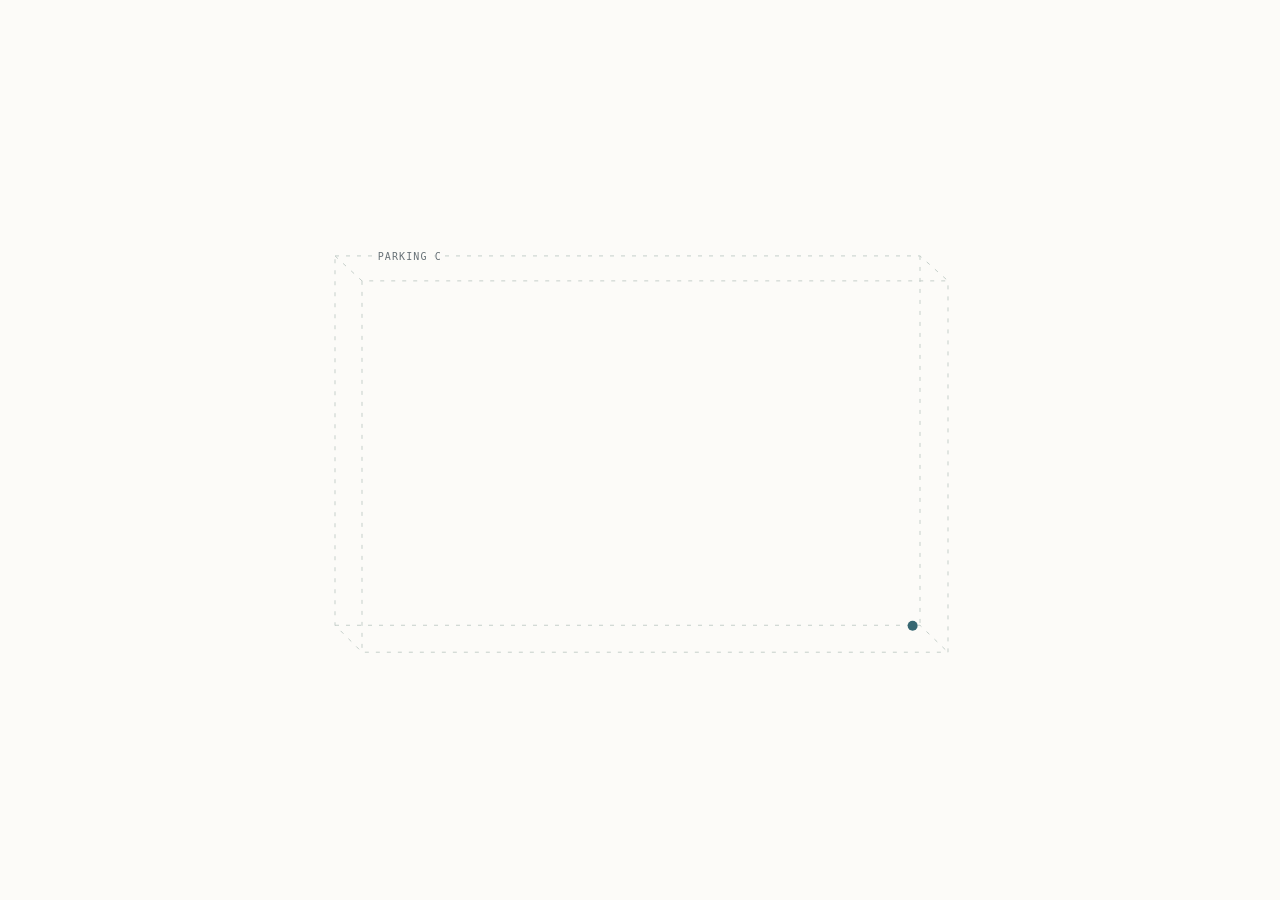
<file: versions/b.html>
<!doctype html>
<html lang="en">
<head>
<meta charset="utf-8">
<meta name="viewport" content="width=device-width, initial-scale=1">
<title>Lei Wang · Preview B</title>
<style>
html, body { width: 100%; height: 100%; margin: 0; overflow: hidden; background: #fcfbf8; }
iframe { display: block; width: 100%; height: 100%; border: 0; }
</style>
</head>
<body>
<iframe title="Lei Wang personal site · Preview B"></iframe>
<script>
const pages = {"en-home":"\u003c!doctype html>\n\u003chtml lang=\"en\">\n\u003chead>\n  \u003cmeta charset=\"utf-8\">\n  \u003cmeta name=\"viewport\" content=\"width=device-width, initial-scale=1\">\n  \u003cmeta name=\"description\" content=\"Lei Wang builds AI agents and full-stack applications. Explore selected projects in retrieval, conversational commerce, customer support, and agent tooling.\">\n  \u003cmeta property=\"og:type\" content=\"website\">\n  \u003cmeta property=\"og:title\" content=\"Lei Wang · AI Agents &amp; Full-Stack Engineering\">\n  \u003cmeta property=\"og:description\" content=\"Lei Wang builds AI agents and full-stack applications. Explore selected projects in retrieval, conversational commerce, customer support, and agent tooling.\">\n  \u003ctitle>Lei Wang · AI Agents &amp; Full-Stack Engineering\u003c/title>\n  \u003cbase href=\"about:srcdoc\">\n  \u003cstyle>\n:root {\n  color-scheme: light;\n  --paper: #fcfbf8;\n  --ink: #293b47;\n  --body: #575f64;\n  --muted: #677176;\n  --accent: #376772;\n  --line: #e1e3dd;\n  --wire: #c5cfca;\n  --mono: ui-monospace, SFMono-Regular, Consolas, monospace;\n}\n\n* { box-sizing: border-box; }\n\nbody {\n  display: flex;\n  flex-direction: column;\n  min-height: 100vh;\n  min-height: 100svh;\n  margin: 0;\n  color: var(--ink);\n  background: var(--paper);\n  font-family: -apple-system, BlinkMacSystemFont, \"Segoe UI\", \"PingFang SC\", \"Microsoft YaHei\", sans-serif;\n}\n\na { color: inherit; text-decoration: none; }\nbutton { font: inherit; }\na:focus-visible, button:focus-visible {\n  outline: 2px solid var(--accent);\n  outline-offset: 5px;\n}\n\n.visually-hidden,\n.skip-link:not(:focus) {\n  position: absolute;\n  width: 1px;\n  height: 1px;\n  overflow: hidden;\n  clip-path: inset(50%);\n  white-space: nowrap;\n}\n\n.skip-link:focus {\n  position: absolute;\n  z-index: 2;\n  top: 12px;\n  left: 12px;\n  padding: 12px;\n  background: var(--paper);\n}\n\n.site-header {\n  display: grid;\n  grid-template-columns: 1fr auto 1fr;\n  align-items: center;\n  min-height: 84px;\n  padding: 0 5.5%;\n}\n\n.wordmark {\n  justify-self: start;\n  padding: 10px 0;\n  font-size: 17px;\n  font-weight: 700;\n  letter-spacing: -.04em;\n}\n\n.wordmark span { color: var(--accent); }\n\n.site-nav,\n.language {\n  display: flex;\n  align-items: center;\n}\n\n.site-nav { gap: 36px; }\n.site-nav a {\n  position: relative;\n  padding: 14px 0;\n  color: var(--body);\n  font-size: 14px;\n}\n\n.site-nav a:hover,\n.site-nav [aria-current=\"page\"] { color: var(--ink); }\n\n.site-nav [aria-current=\"page\"]::after {\n  position: absolute;\n  bottom: 5px;\n  left: calc(50% - 2px);\n  width: 4px;\n  height: 4px;\n  border-radius: 50%;\n  background: var(--accent);\n  content: \"\";\n}\n\n.language {\n  justify-self: end;\n  gap: 8px;\n  font-size: 12px;\n  color: var(--muted);\n}\n\n.language a { padding: 12px 0; }\n.language [aria-current=\"true\"] { color: var(--ink); font-weight: 600; }\n.language a:hover { color: var(--accent); }\n\nmain { flex: 1; }\n\n.home-main {\n  display: grid;\n  place-items: center;\n  padding: 14px 24px 40px;\n}\n\n.nameplate {\n  position: relative;\n  width: min(100%, 660px);\n  padding: 82px 56px 66px;\n  text-align: center;\n}\n\n.wire {\n  position: absolute;\n  inset: 0;\n  width: 100%;\n  height: 100%;\n  color: var(--wire);\n  pointer-events: none;\n}\n\n.wire > path {\n  stroke: currentColor;\n  stroke-width: 1;\n  stroke-dasharray: 4 7;\n  vector-effect: non-scaling-stroke;\n}\n\n.wire-caption {\n  position: absolute;\n  top: 8.65%;\n  left: 8.9%;\n  padding: 0 9px;\n  transform: translateY(-50%);\n  background: var(--paper);\n  color: var(--muted);\n  font: 10px var(--mono);\n  letter-spacing: .11em;\n  text-transform: uppercase;\n}\n\n.nameplate h1 {\n  margin: 0;\n  font: 400 clamp(45px, 6.4vw, 50px)/1.05 Georgia, \"Times New Roman\", serif;\n  letter-spacing: -.045em;\n}\n\n.role {\n  display: flex;\n  align-items: center;\n  justify-content: center;\n  gap: 4px;\n  min-height: 44px;\n  margin-top: 17px;\n  color: var(--accent);\n  font: 16px/1.4 var(--mono);\n}\n\n.role-display { display: inline-flex; align-items: center; }\n\n.role-toggle {\n  display: grid;\n  flex: none;\n  place-items: center;\n  width: 32px;\n  height: 44px;\n  padding: 0;\n  border: 0;\n  border-radius: 4px;\n  color: var(--muted);\n  background: transparent;\n  cursor: pointer;\n}\n\n.role-toggle:hover { color: var(--accent); }\n.role-toggle[hidden], .play-icon, .role[data-paused=\"true\"] .pause-icon { display: none; }\n.role[data-paused=\"true\"] .play-icon { display: block; }\n\n.caret {\n  display: inline-block;\n  flex: none;\n  width: 1px;\n  height: 1.1em;\n  margin-left: 3px;\n  background: currentColor;\n  opacity: 0;\n}\n\n.role[data-running=\"true\"] .caret { animation: blink 1s step-end infinite; }\n@keyframes blink { 0%, 49% { opacity: 1; } }\n\n.intro {\n  max-width: 390px;\n  margin: 15px auto 0;\n  color: var(--body);\n  font-size: 14px;\n  line-height: 1.85;\n  text-wrap: pretty;\n}\n\n.intro span { display: block; }\n\n.socials {\n  display: flex;\n  justify-content: center;\n  gap: 33px;\n  margin: 37px 0 0;\n  padding: 0;\n  list-style: none;\n}\n\n.socials a {\n  display: grid;\n  justify-items: center;\n  gap: 9px;\n  color: var(--muted);\n  font: 11px var(--mono);\n}\n\n.social-icon {\n  display: grid;\n  place-items: center;\n  width: 46px;\n  height: 46px;\n  border: 1px solid var(--line);\n  border-radius: 50%;\n  color: var(--ink);\n  transition: color .18s, border-color .18s, transform .18s;\n}\n\n.socials a:hover .social-icon,\n.socials a:focus-visible .social-icon {\n  border-color: var(--accent);\n  color: var(--accent);\n  transform: translateY(-2px);\n}\n\n.social-icon svg { width: 20px; height: 20px; }\n.icon-cutout { fill: var(--paper); }\n\n.site-footer {\n  display: flex;\n  flex-wrap: wrap;\n  justify-content: space-between;\n  gap: 10px;\n  padding: 17px 5.5% 23px;\n  color: var(--muted);\n  font-size: 11px;\n}\n\n.home-footer {\n  display: grid;\n  grid-template-columns: 1fr auto 1fr;\n  align-items: center;\n  row-gap: 0;\n  padding-top: 4px;\n}\n\n/* Keep the launch hit area larger than the first footer row. */\n.home-footer .game-launch { margin-block: -8px; }\n\n.home-footer .motto { grid-column: 3; justify-self: end; }\n\n.home-footer .versions-link {\n  grid-column: 1;\n  grid-row: 2;\n  justify-self: start;\n  margin-top: 3px;\n  color: var(--accent);\n  text-decoration: underline;\n  text-underline-offset: .18em;\n}\n\n.game-launch,\n.inline-game button {\n  border: 0;\n  border-radius: 4px;\n  color: var(--muted);\n  background: transparent;\n  font: inherit;\n  cursor: pointer;\n}\n\n.game-launch {\n  display: grid;\n  place-items: center;\n  width: 44px;\n  height: 40px;\n  padding: 0;\n  touch-action: none;\n  user-select: none;\n}\n\n.game-launch:hover,\n.inline-game button:hover { color: var(--accent); }\n\n.game-launch[hidden],\n.inline-game[hidden] { display: none; }\n\n.game-active .game-launch,\n.entrance-active .game-launch,\n.entrance-pending .site-header,\n.entrance-pending .nameplate,\n.entrance-pending .home-footer { visibility: hidden; }\n\n.entrance-ball {\n  position: fixed;\n  z-index: 2;\n  top: -5px;\n  left: -5px;\n  width: 10px;\n  height: 10px;\n  border-radius: 50%;\n  background: var(--accent);\n  pointer-events: none;\n}\n\n.inline-game {\n  position: fixed;\n  z-index: 3;\n  inset: 0;\n  pointer-events: none;\n}\n\n.inline-game-canvas {\n  display: block;\n  width: 100%;\n  height: 100%;\n  outline: none;\n  pointer-events: auto;\n  touch-action: none;\n}\n\n.inline-game-hud {\n  position: absolute;\n  top: 10px;\n  right: 12px;\n  display: flex;\n  align-items: center;\n  gap: 6px;\n  color: var(--muted);\n  font: 11px var(--mono);\n}\n\n.inline-game button { pointer-events: auto; }\n\n.inline-game .inline-game-exit {\n  width: 32px;\n  height: 36px;\n  font-size: 21px;\n}\n\n.content {\n  width: min(780px, calc(100% - 56px));\n  margin: 0 auto;\n  padding: 72px 0 88px;\n}\n\n.eyebrow {\n  margin: 0 0 16px;\n  color: var(--muted);\n  font: 11px/1.5 var(--mono);\n  letter-spacing: .14em;\n  text-transform: uppercase;\n}\n\n.content h1 {\n  margin: 0 0 24px;\n  font: 400 clamp(35px, 5.2vw, 53px)/1.12 Georgia, \"Times New Roman\", \"Songti SC\", serif;\n  letter-spacing: -.033em;\n  text-wrap: balance;\n}\n\n.content p:not(.eyebrow) {\n  max-width: 64ch;\n  margin: 0 0 16px;\n  color: var(--body);\n  font-size: 15px;\n  line-height: 1.85;\n}\n\n.content p.lead { font-size: 17px; }\n\n.content-link {\n  display: inline-block;\n  margin-top: 14px;\n  padding-block: 6px;\n  color: var(--accent);\n  font-size: 14px;\n  text-decoration: underline;\n  text-underline-offset: 4px;\n}\n\n.entries {\n  margin: 32px 0 14px;\n  padding: 0;\n  list-style: none;\n}\n\n.entry {\n  display: grid;\n  grid-template-columns: 28px minmax(0, 1fr);\n  gap: 13px;\n  padding: 22px 0;\n  border-top: 1px solid var(--line);\n}\n\n.entry:last-child { border-bottom: 1px solid var(--line); }\n.entry-number { padding-top: 6px; color: var(--muted); font: 11px var(--mono); }\n.entry h2 { margin: 0 0 7px; font-size: 19px; font-weight: 550; overflow-wrap: anywhere; }\n.entry h2 a { display: flex; justify-content: space-between; align-items: baseline; gap: 12px; }\n.entry h2 a:hover { color: var(--accent); }\n.entry h2 a span { color: var(--accent); }\n.content p.entry-description { margin-bottom: 9px; }\n.content p.tags { margin-bottom: 0; font: 11px/1.65 var(--mono); color: var(--muted); }\n\n@media (max-width: 600px) {\n  .site-header {\n    grid-template-columns: auto minmax(0, 1fr) auto;\n    column-gap: clamp(9px, 3.5vw, 17px);\n    min-height: 68px;\n    padding: 0 20px;\n  }\n  .site-nav { justify-content: space-between; gap: 0; }\n  .site-nav a { font-size: 12px; }\n  .language { gap: 5px; font-size: 11px; }\n  .wordmark { font-size: 15px; }\n  .home-main { padding: 4px 16px 28px; }\n  .nameplate { padding: 72px 32px 60px; }\n  html[lang=\"en\"] .nameplate h1 { font-size: clamp(30px, 10vw, 45px); }\n  .wire-caption { padding: 0 6px; font-size: 8px; }\n  .role { font-size: clamp(12px, 3.5vw, 15px); }\n  .intro { font-size: 13px; }\n  .socials { gap: 23px; margin-top: 29px; }\n  .socials a { font-size: 10px; }\n  .site-footer { padding: 13px 20px 19px; font-size: 10px; }\n  .content { width: calc(100% - 44px); padding: 49px 0 64px; }\n  .entry { grid-template-columns: 22px minmax(0, 1fr); gap: 8px; }\n}\n\n@media (max-width: 355px) {\n  .site-header { padding-inline: 13px; }\n  .nameplate { padding-inline: 27px; }\n  .socials { gap: 16px; }\n}\n\n@media (max-width: 335px) {\n  html[lang=\"en\"] .site-header { grid-template-columns: minmax(0, 1fr) auto; }\n  html[lang=\"en\"] .site-nav { grid-column: 1 / -1; grid-row: 2; }\n  html[lang=\"en\"] .language { grid-column: 2; grid-row: 1; }\n}\n\n@media (orientation: landscape) and (max-height: 500px) {\n  .site-header:has(+ .home-main) { min-height: 48px; }\n  .home-main { padding: 0 18px 4px; }\n  .nameplate { padding-block: 48px 39px; }\n  html[lang] .nameplate h1 { font-size: clamp(30px, 10vh, 44px); }\n  .role { min-height: 36px; margin-top: 1px; }\n  .role-toggle { margin-block: -4px; }\n  .intro { max-width: 470px; margin-top: 4px; line-height: 1.55; }\n  .socials { gap: 23px; margin-top: 12px; }\n  .socials a { gap: 5px; }\n  .social-icon { width: 38px; height: 38px; }\n  .home-footer { padding-block: 4px 10px; }\n}\n\n@media (prefers-reduced-motion: reduce) {\n  .social-icon { transition: none; }\n  .role[data-running=\"true\"] .caret { animation: none; }\n}\n\n\u003c/style>\n  \u003cscript>\n(() => {\n  const root = document.documentElement;\n  const motion = matchMedia(\"(prefers-reduced-motion: reduce)\");\n  if (motion.matches || !CSS.supports(\"clip-path\", 'path(\"M0 0H1V1Z\")')) return;\n\n  const svgNamespace = \"http://www.w3.org/2000/svg\";\n  const ripple = true;\n  const outlineDuration = 1050;\n  const revealDuration = ripple ? 700 : 850;\n  const waveDuration = ripple ? 560 : 0;\n  let frameId;\n  let cleanUp = () => {};\n\n  root.classList.add(\"entrance-pending\");\n  const fallback = setTimeout(finish, 4000);\n  document.addEventListener(\"keydown\", finish);\n  window.addEventListener(\"resize\", finish);\n  motion.addEventListener(\"change\", finish);\n\n  function finish() {\n    if (!root.matches(\".entrance-pending, .entrance-active\")) return;\n    clearTimeout(fallback);\n    cancelAnimationFrame(frameId);\n    cleanUp();\n    root.classList.remove(\"entrance-pending\", \"entrance-active\");\n    document.removeEventListener(\"keydown\", finish);\n    window.removeEventListener(\"resize\", finish);\n    motion.removeEventListener(\"change\", finish);\n    document.dispatchEvent(new Event(\"siteentranceend\"));\n  }\n\n  function readingOrder(tiles) {\n    const rows = [];\n    for (const tile of tiles.sort((a, b) => a.y - b.y)) {\n      const row = rows.at(-1);\n      if (!row || tile.y - row[0].y > 8) rows.push([tile]);\n      else row.push(tile);\n    }\n    return rows.flatMap((row) => row.sort((a, b) => a.x - b.x));\n  }\n\n  function collectTiles(elements) {\n    const tiles = [];\n    const range = document.createRange();\n    for (const element of elements) {\n      const box = element.getBoundingClientRect();\n      if (!box.width || !box.height) continue;\n      const group = { element, paths: [], remaining: 0 };\n      const addTile = (rect) => {\n        if (!rect.width || !rect.height) return;\n        const x = rect.left - box.left;\n        const y = rect.top - box.top - 1;\n        const height = rect.height + 2;\n        tiles.push({\n          group,\n          x: rect.left,\n          y: rect.top + rect.height / 2,\n          path: `M${x} ${y}h${rect.width}v${height}h${-rect.width}Z`,\n        });\n        group.remaining++;\n      };\n\n      const walker = document.createTreeWalker(element, NodeFilter.SHOW_TEXT);\n      for (let node = walker.nextNode(); node; node = walker.nextNode()) {\n        let offset = 0;\n        for (const character of node.data) {\n          const start = offset;\n          offset += character.length;\n          if (!character.trim()) continue;\n          range.setStart(node, start);\n          range.setEnd(node, offset);\n          addTile(range.getBoundingClientRect());\n        }\n      }\n      if (!group.remaining) addTile(box);\n      element.style.clipPath = \"inset(0 100% 0 0)\";\n    }\n    return readingOrder(tiles);\n  }\n\n  function start() {\n    if (!root.classList.contains(\"entrance-pending\")) return;\n    const wire = document.querySelector(\".wire\");\n    const paths = Array.from(wire.children).filter((element) => element.matches(\"path\"));\n    const launchDot = document.querySelector(\"[data-game-launch] circle\");\n    const inner = \".wire-caption, .nameplate h1, .role-display, .role-toggle, .intro span, .socials a > span\";\n    const outer = \".wordmark, .site-nav a, .language > *, .home-footer > span, .home-footer > .versions-link\";\n    const elements = document.querySelectorAll(ripple ? inner : `${inner}, ${outer}`);\n    const bands = ripple ? Array.from(document.querySelectorAll(\".site-header, .home-footer\"), (element) => {\n      const box = element.getBoundingClientRect();\n      return { element, radiusX: box.width / 2, radiusY: box.height * 1.5 };\n    }) : [];\n    const mask = document.createElementNS(svgNamespace, \"mask\");\n    const trace = document.createElementNS(svgNamespace, \"path\");\n    const ball = document.createElement(\"span\");\n\n    cleanUp = () => {\n      for (const element of elements) element.style.removeProperty(\"clip-path\");\n      for (const { element } of bands) element.style.removeProperty(\"mask-image\");\n      for (const path of paths) path.removeAttribute(\"mask\");\n      mask.remove();\n      ball.remove();\n    };\n\n    mask.id = \"entrance-wire-mask\";\n    mask.setAttribute(\"maskUnits\", \"userSpaceOnUse\");\n    mask.setAttribute(\"x\", \"0\");\n    mask.setAttribute(\"y\", \"0\");\n    mask.setAttribute(\"width\", \"660\");\n    mask.setAttribute(\"height\", \"460\");\n    trace.setAttribute(\"d\", wire.dataset.trace);\n    trace.setAttribute(\"fill\", \"none\");\n    trace.setAttribute(\"stroke\", \"white\");\n    trace.setAttribute(\"stroke-width\", \"9\");\n    trace.setAttribute(\"stroke-linecap\", \"round\");\n    trace.setAttribute(\"stroke-linejoin\", \"round\");\n    mask.append(trace);\n    wire.append(mask);\n\n    const length = trace.getTotalLength();\n    trace.setAttribute(\"stroke-dasharray\", `${length} ${length}`);\n    trace.setAttribute(\"stroke-dashoffset\", String(length));\n    for (const path of paths) path.setAttribute(\"mask\", \"url(#entrance-wire-mask)\");\n\n    const tiles = collectTiles(elements);\n    for (const { element } of bands) element.style.maskImage = \"linear-gradient(transparent, transparent)\";\n    const matrix = wire.getScreenCTM();\n    const last = trace.getPointAtLength(length).matrixTransform(matrix);\n    const dot = launchDot.getBoundingClientRect();\n    const landing = { x: dot.left + dot.width / 2, y: dot.top + dot.height / 2 };\n    let shown = 0;\n    let startedAt;\n    ball.className = \"entrance-ball\";\n    ball.setAttribute(\"aria-hidden\", \"true\");\n    document.body.append(ball);\n    root.classList.replace(\"entrance-pending\", \"entrance-active\");\n\n    function tick(now) {\n      startedAt ??= now;\n      const elapsed = now - startedAt;\n      let x, y;\n      if (elapsed \u003c outlineDuration) {\n        const distance = length * elapsed / outlineDuration;\n        trace.setAttribute(\"stroke-dashoffset\", String(length - distance));\n        ({ x, y } = trace.getPointAtLength(distance).matrixTransform(matrix));\n      } else {\n        if (mask.isConnected) {\n          for (const path of paths) path.removeAttribute(\"mask\");\n          mask.remove();\n        }\n        const sinceOutline = elapsed - outlineDuration;\n        const reveal = Math.min(1, sinceOutline / revealDuration);\n        const count = Math.floor(reveal * tiles.length);\n        while (shown \u003c count) {\n          const { group, path } = tiles[shown++];\n          group.paths.push(path);\n          group.remaining--;\n          if (group.remaining) group.element.style.clipPath = `path(\"${group.paths.join(\" \")}\")`;\n          else group.element.style.removeProperty(\"clip-path\");\n        }\n        if (ripple && sinceOutline >= revealDuration) {\n          const progress = Math.min(1, (sinceOutline - revealDuration) / waveDuration);\n          const edge = progress * 120;\n          const solid = Math.max(0, edge - 13);\n          for (const { element, radiusX, radiusY } of bands) {\n            element.style.maskImage = `radial-gradient(ellipse ${radiusX}px ${radiusY}px at center, black ${solid}%, transparent ${edge}%)`;\n          }\n        }\n        const descent = Math.min(1, sinceOutline / (revealDuration + waveDuration));\n        x = last.x + (landing.x - last.x) * descent;\n        y = last.y + (landing.y - last.y) * descent ** 2;\n        if (descent === 1) {\n          finish();\n          return;\n        }\n      }\n\n      ball.style.transform = `translate(${x}px, ${y}px)`;\n      frameId = requestAnimationFrame(tick);\n    }\n\n    frameId = requestAnimationFrame(tick);\n  }\n\n  document.addEventListener(\"DOMContentLoaded\", () => {\n    function whenVisible() {\n      if (document.hidden) return;\n      document.removeEventListener(\"visibilitychange\", whenVisible);\n      requestAnimationFrame(() => {\n        try {\n          start();\n        } catch (error) {\n          finish();\n          console.error(\"Homepage entrance could not start\", error);\n        }\n      });\n    }\n    document.addEventListener(\"visibilitychange\", whenVisible);\n    whenVisible();\n  }, { once: true });\n})();\n\u003c/script>\n  \n  \n\u003c/head>\n\u003cbody>\n  \u003ca class=\"skip-link\" href=\"#main\">Skip to content\u003c/a>\n  \u003cheader class=\"site-header\">\n    \u003ca class=\"wordmark\" data-preview-route=\"en-home\" href=\"#en-home\" aria-label=\"Lei Wang home\">LW\u003cspan>.\u003c/span>\u003c/a>\n    \u003cnav class=\"site-nav\" aria-label=\"Main navigation\">\n      \u003ca data-preview-route=\"en-home\" href=\"#en-home\" aria-current=\"page\">Home\u003c/a>\n      \u003ca data-preview-route=\"en-about\" href=\"#en-about\">About\u003c/a>\n      \u003ca data-preview-route=\"en-projects\" href=\"#en-projects\">Projects\u003c/a>\n      \u003ca data-preview-route=\"en-skills\" href=\"#en-skills\">Skills\u003c/a>\n      \u003ca data-preview-route=\"en-focus\" href=\"#en-focus\">Focus\u003c/a>\n    \u003c/nav>\n    \u003cnav class=\"language\" aria-label=\"Language\">\n      \u003cspan aria-current=\"true\">EN\u003c/span>\u003cspan aria-hidden=\"true\">/\u003c/span>\u003ca data-preview-route=\"zh-home\" href=\"#zh-home\" lang=\"zh-CN\" hreflang=\"zh-CN\">中\u003c/a>\n    \u003c/nav>\n  \u003c/header>\n  \u003cmain class=\"home-main\" id=\"main\" tabindex=\"-1\">\n    \u003csection class=\"nameplate\" aria-labelledby=\"name\">\n      \u003csvg class=\"wire\" viewBox=\"0 0 660 460\" preserveAspectRatio=\"none\" fill=\"none\" aria-hidden=\"true\"\n           data-trace=\"M638 437V65L610 40H25V410L52 437H638L610 410H25V40L52 65V437V65H638L610 40V410\">\n        \u003cpath d=\"M25 40H610L638 65V437H52L25 410V40Z\"/>\n        \u003cpath d=\"M25 40 52 65H638M52 65V437M25 410H610L638 437M610 40V410\"/>\n      \u003c/svg>\n      \u003cspan class=\"wire-caption\">PARKING CODING POINT\u003c/span>\n      \u003ch1 id=\"name\" lang=\"en\">Lei (Leon) Wang\u003c/h1>\n      \u003cp class=\"visually-hidden\">AI Agent Engineer · LLM Application Engineer · Full-stack Developer\u003c/p>\n      \u003cdiv class=\"role\" data-titles=\"AI Agent Engineer|LLM Application Engineer|Full-stack Developer\">\n        \u003cspan class=\"role-display\" aria-hidden=\"true\">\n          \u003cspan data-role-text>AI Agent Engineer\u003c/span>\u003cspan class=\"caret\">\u003c/span>\n        \u003c/span>\n        \u003cbutton class=\"role-toggle\" type=\"button\" hidden data-role-toggle\n                aria-label=\"Pause job title animation\" data-pause=\"Pause job title animation\" data-resume=\"Resume job title animation\">\n          \u003csvg viewBox=\"0 0 16 16\" width=\"14\" height=\"14\" fill=\"currentColor\" aria-hidden=\"true\">\n            \u003cpath class=\"pause-icon\" d=\"M4 3h2v10H4zm6 0h2v10h-2z\"/>\n            \u003cpath class=\"play-icon\" d=\"M5 2.8 13 8l-8 5.2z\"/>\n          \u003c/svg>\n        \u003c/button>\n      \u003c/div>\n      \u003cp class=\"intro\">\n        \u003cspan>I build AI agents and full-stack applications.\u003c/span>\n        \u003cspan>I care about how agents use tools and how their answers connect to evidence.\u003c/span>\n      \u003c/p>\n      \u003cul class=\"socials\" aria-label=\"Contact links\">\n        \u003cli>\n          \u003ca href=\"mailto:leonlei.wang@outlook.com\">\n            \u003cspan class=\"social-icon\">\u003csvg viewBox=\"0 0 24 24\" aria-hidden=\"true\">\n              \u003crect x=\"1\" y=\"4\" width=\"22\" height=\"16\" rx=\"2.5\" fill=\"currentColor\"/>\n            \u003cpath d=\"m2 6 8.6 6.6a2.3 2.3 0 0 0 2.8 0L22 6\" fill=\"none\" stroke=\"var(--paper)\" stroke-width=\"1.5\" stroke-linecap=\"round\"/>\n            \u003c/svg>\u003c/span>\n            \u003cspan>Email\u003c/span>\n          \u003c/a>\n        \u003c/li>\n        \u003cli>\n          \u003ca target=\"_blank\" rel=\"noopener noreferrer\" href=\"https://github.com/leonleiwang\">\n            \u003cspan class=\"social-icon\">\u003csvg viewBox=\"0 0 24 24\" aria-hidden=\"true\">\n              \u003cpath fill=\"currentColor\" d=\"M12 .8a11.5 11.5 0 0 0-3.64 22.41c.58.11.79-.25.79-.55v-2.14c-3.2.7-3.88-1.36-3.88-1.36-.52-1.33-1.28-1.68-1.28-1.68-1.04-.71.08-.7.08-.7 1.15.08 1.75 1.18 1.75 1.18 1.02 1.75 2.68 1.24 3.34.95.1-.74.4-1.24.73-1.52-2.55-.29-5.23-1.28-5.23-5.69 0-1.25.45-2.28 1.18-3.08-.12-.29-.51-1.46.11-3.04 0 0 .96-.31 3.16 1.18A11.1 11.1 0 0 1 12 6.37c.98 0 1.96.13 2.88.39 2.2-1.49 3.16-1.18 3.16-1.18.62 1.58.23 2.75.11 3.04.74.8 1.18 1.83 1.18 3.08 0 4.42-2.69 5.4-5.25 5.68.41.36.78 1.06.78 2.14v3.14c0 .3.21.67.8.55A11.5 11.5 0 0 0 12 .8z\"/>\n            \u003c/svg>\u003c/span>\n            \u003cspan>GitHub\u003c/span>\n          \u003c/a>\n        \u003c/li>\n        \u003cli>\n          \u003ca target=\"_blank\" rel=\"noopener noreferrer\" href=\"https://www.linkedin.com/in/lei-wang-5a297428a/\">\n            \u003cspan class=\"social-icon\">\u003csvg viewBox=\"0 0 24 24\" aria-hidden=\"true\">\n              \u003crect x=\"2\" y=\"2\" width=\"20\" height=\"20\" rx=\"2\" fill=\"currentColor\"/>\n            \u003ccircle cx=\"6.5\" cy=\"7\" r=\"1.5\" class=\"icon-cutout\"/>\n            \u003cpath class=\"icon-cutout\" d=\"M5.2 9.5h2.6V19H5.2zm4.4 0h2.5v1.3c.6-1 1.5-1.6 2.9-1.6 2.7 0 3.4 1.8 3.4 4.4V19h-2.7v-4.8c0-1.4-.2-2.5-1.7-2.5s-1.8 1.1-1.8 2.5V19H9.6z\"/>\n            \u003c/svg>\u003c/span>\n            \u003cspan>LinkedIn\u003c/span>\n          \u003c/a>\n        \u003c/li>\n      \u003c/ul>\n    \u003c/section>\n  \u003c/main>\n  \u003cfooter class=\"site-footer home-footer\">\n    \u003cspan>© 2026 Lei Wang\u003c/span>\n    \u003cbutton class=\"game-launch\" type=\"button\" hidden data-game-launch\n            aria-label=\"Play Breakout\" title=\"Play Breakout\">\n      \u003csvg width=\"25\" height=\"16\" viewBox=\"0 0 25 16\" fill=\"currentColor\" aria-hidden=\"true\">\n        \u003ccircle cx=\"12.5\" cy=\"4\" r=\"2.3\"/>\n        \u003crect x=\"2\" y=\"10\" width=\"21\" height=\"2.6\" rx=\"1.3\"/>\n      \u003c/svg>\n    \u003c/button>\n    \u003cspan class=\"motto\" lang=\"la\">Scientia ac Labore\u003c/span>\n    \u003ca class=\"versions-link\" href=\"https://leonleiwang.github.io/versions/\" target=\"_top\">Versions\u003c/a>\n  \u003c/footer>\n  \u003cdiv class=\"inline-game\" hidden data-game\n       data-playing=\"Move the paddle with your mouse, drag, or use the arrow keys. Press Escape to exit.\"\n       data-ready=\"Click or press Space to serve.\"\n       data-won=\"Page cleared.\">\n    \u003ccanvas class=\"inline-game-canvas\" tabindex=\"-1\" aria-label=\"Inline Breakout\">\u003c/canvas>\n    \u003cdiv class=\"inline-game-hud\">\n      \u003cspan data-game-time aria-hidden=\"true\">00:00:00\u003c/span>\n      \u003cbutton type=\"button\" class=\"inline-game-exit\" data-game-exit aria-label=\"Exit Breakout\" title=\"Exit Breakout\">×\u003c/button>\n    \u003c/div>\n    \u003cspan class=\"visually-hidden\" role=\"status\" data-game-status>\u003c/span>\n  \u003c/div>\n\u003cscript>\nconst role = document.querySelector(\"[data-titles]\");\nconst roleText = role.querySelector(\"[data-role-text]\");\nconst roleToggle = role.querySelector(\"[data-role-toggle]\");\nconst titles = role.dataset.titles.split(\"|\");\nconst reducedMotion = window.matchMedia(\"(prefers-reduced-motion: reduce)\");\n\nlet current = 0;\nlet length = titles[0].length;\nlet deleting = true;\nlet paused = false;\nlet timer;\n\nfunction advance() {\n  const title = titles[current];\n  length += deleting ? -1 : 1;\n  roleText.textContent = title.slice(0, length);\n\n  if (deleting && length === 0) {\n    current = (current + 1) % titles.length;\n    deleting = false;\n    timer = window.setTimeout(advance, 220);\n  } else if (!deleting && length === title.length) {\n    deleting = true;\n    timer = window.setTimeout(advance, 2300);\n  } else {\n    timer = window.setTimeout(advance, deleting ? 44 : 82);\n  }\n}\n\nfunction syncAnimation() {\n  window.clearTimeout(timer);\n  const canAnimate = !reducedMotion.matches;\n  const opening = document.documentElement.matches(\".entrance-pending, .entrance-active\");\n  const running = canAnimate && !paused && !opening && !document.hidden &&\n    !document.body.classList.contains(\"game-active\");\n\n  roleToggle.hidden = !canAnimate;\n  role.dataset.running = String(running);\n  role.dataset.paused = String(paused);\n  const action = paused ? roleToggle.dataset.resume : roleToggle.dataset.pause;\n  roleToggle.setAttribute(\"aria-label\", action);\n  roleToggle.title = action;\n\n  if (!running) {\n    roleText.textContent = titles[current];\n    length = titles[current].length;\n    deleting = true;\n    return;\n  }\n\n  timer = window.setTimeout(advance, 2300);\n}\n\nroleToggle.addEventListener(\"click\", () => {\n  paused = !paused;\n  syncAnimation();\n});\ndocument.addEventListener(\"visibilitychange\", syncAnimation);\ndocument.addEventListener(\"inlinegamechange\", syncAnimation);\ndocument.addEventListener(\"siteentranceend\", syncAnimation);\nreducedMotion.addEventListener(\"change\", syncAnimation);\nsyncAnimation();\n\n\u003c/script>\n\u003cscript>\n(() => {\n  const game = document.querySelector(\"[data-game]\");\n  const canvas = game.querySelector(\"canvas\");\n  const context = canvas.getContext(\"2d\");\n  if (!context) return;\n\n  const nameplate = document.querySelector(\".nameplate\");\n  const launch = document.querySelector(\"[data-game-launch]\");\n  const exit = game.querySelector(\"[data-game-exit]\");\n  const clock = game.querySelector(\"[data-game-time]\");\n  const status = game.querySelector(\"[data-game-status]\");\n  const ballSpeed = 300;\n  const pressed = new Set();\n  const paddle = { x: 0, y: 0, width: 78, height: 6 };\n  const ball = { x: 0, y: 0, radius: 5, vx: 0, vy: 0 };\n\n  let width, height, origin, startedAt, lastFrame, frameId;\n  let targets = [];\n  const damaged = new Set();\n  let playing = false;\n  let pointer;\n\n  const clamp = (value, min, max) => Math.max(min, Math.min(max, value));\n\n  function onScreen(target) {\n    if (target.wire) {\n      const { from, to } = target;\n      return Math.max(from.x, to.x) > 0 && Math.min(from.x, to.x) \u003c width &&\n        Math.max(from.y, to.y) > 0 && Math.min(from.y, to.y) \u003c height;\n    }\n    return target.x + target.width > 0 && target.x \u003c width &&\n      target.y + target.height > 0 && target.y \u003c height;\n  }\n\n  function textTargets() {\n    const result = [];\n    const selector = \".wire-caption, h1, [data-role-text], .intro span, .socials a > span:not(.social-icon)\";\n    const range = document.createRange();\n    for (const element of nameplate.querySelectorAll(selector)) {\n      const node = element.firstChild;\n      if (!node || node.nodeType !== Node.TEXT_NODE) continue;\n      const health = element.matches(\"h1\") ? 2 : 1;\n      let offset = 0;\n      for (const character of node.data) {\n        const start = offset;\n        offset += character.length;\n        if (!character.trim()) continue;\n        range.setStart(node, start);\n        range.setEnd(node, offset);\n        const { x, y, width, height } = range.getBoundingClientRect();\n        if (width && height) result.push({ x, y, width, height, health });\n      }\n    }\n    for (const icon of nameplate.querySelectorAll(\".social-icon svg\")) {\n      const { x, y, width, height } = icon.getBoundingClientRect();\n      result.push({ x, y, width, height, health: 2 });\n    }\n    return result;\n  }\n\n  function wireTargets() {\n    const result = [];\n    for (const path of nameplate.querySelectorAll(\".wire path\")) {\n      const matrix = path.getScreenCTM();\n      const scale = Math.max(Math.hypot(matrix.a, matrix.b), Math.hypot(matrix.c, matrix.d));\n      const length = path.getTotalLength();\n      const step = 10 / scale;\n      let previous = path.getPointAtLength(0).matrixTransform(matrix);\n      for (let distance = step; distance \u003c length + step; distance += step) {\n        const point = path.getPointAtLength(Math.min(distance, length)).matrixTransform(matrix);\n        const size = Math.hypot(point.x - previous.x, point.y - previous.y);\n        // Do not create a target across a jump to another SVG subpath.\n        if (size > 0 && size \u003c= 11) result.push({ wire: true, from: previous, to: point, health: 1 });\n        previous = point;\n      }\n    }\n    return result;\n  }\n\n  function paintDamage() {\n    const marks = Array.from(damaged, (target) => {\n      if (target.wire) {\n        const { from, to } = target;\n        return `\u003cpath d=\"M${from.x - origin.x} ${from.y - origin.y}L${to.x - origin.x} ${to.y - origin.y}\" stroke=\"black\" stroke-width=\"3\"/>`;\n      }\n      const shade = target.health ? \"#b3b3b3\" : \"black\";\n      return `\u003crect x=\"${target.x - origin.x}\" y=\"${target.y - origin.y}\" width=\"${target.width}\" height=\"${target.height}\" fill=\"${shade}\"/>`;\n    }).join(\"\");\n    const mask = `\u003csvg xmlns=\"http://www.w3.org/2000/svg\" viewBox=\"0 0 ${origin.width} ${origin.height}\">\u003crect width=\"100%\" height=\"100%\" fill=\"white\"/>${marks}\u003c/svg>`;\n    nameplate.style.maskImage = `url(\"data:image/svg+xml,${encodeURIComponent(mask)}\")`;\n    nameplate.style.maskSize = \"100% 100%\";\n    nameplate.style.maskMode = \"luminance\";\n  }\n\n  function restoreNameplate() {\n    nameplate.style.removeProperty(\"mask-image\");\n    nameplate.style.removeProperty(\"mask-size\");\n    nameplate.style.removeProperty(\"mask-mode\");\n    damaged.clear();\n  }\n\n  function movePaddle(center) {\n    paddle.x = clamp(center - paddle.width / 2, 0, width - paddle.width);\n  }\n\n  function dockBall() {\n    ball.x = paddle.x + paddle.width / 2;\n    ball.y = paddle.y - ball.radius - 1;\n  }\n\n  function draw() {\n    context.clearRect(0, 0, width, height);\n    context.fillStyle = \"#293b47\";\n    context.beginPath();\n    context.roundRect(paddle.x, paddle.y, paddle.width, paddle.height, 3);\n    context.fill();\n    context.fillStyle = \"#376772\";\n    context.beginPath();\n    context.arc(ball.x, ball.y, ball.radius, 0, Math.PI * 2);\n    context.fill();\n  }\n\n  function nearestPoint(target) {\n    if (!target.wire) {\n      return {\n        x: clamp(ball.x, target.x, target.x + target.width),\n        y: clamp(ball.y, target.y, target.y + target.height),\n      };\n    }\n    const { from, to } = target;\n    const dx = to.x - from.x;\n    const dy = to.y - from.y;\n    const t = clamp(((ball.x - from.x) * dx + (ball.y - from.y) * dy) / (dx * dx + dy * dy), 0, 1);\n    return { x: from.x + t * dx, y: from.y + t * dy };\n  }\n\n  function advance(dt) {\n    const oldY = ball.y;\n    ball.x += ball.vx * dt;\n    ball.y += ball.vy * dt;\n\n    if (ball.x \u003c ball.radius || ball.x > width - ball.radius) {\n      ball.x = clamp(ball.x, ball.radius, width - ball.radius);\n      ball.vx *= -1;\n    }\n    if (ball.y \u003c ball.radius) {\n      ball.y = ball.radius;\n      ball.vy = Math.abs(ball.vy);\n    }\n\n    const atPaddle = oldY + ball.radius \u003c= paddle.y && ball.y + ball.radius >= paddle.y;\n    if (ball.vy > 0 && atPaddle && ball.x + ball.radius >= paddle.x &&\n        ball.x - ball.radius \u003c= paddle.x + paddle.width) {\n      const offset = clamp((ball.x - paddle.x) / paddle.width * 2 - 1, -1, 1);\n      const angle = offset * 0.98;\n      ball.y = paddle.y - ball.radius;\n      ball.vx = Math.sin(angle) * ballSpeed;\n      ball.vy = -Math.cos(angle) * ballSpeed;\n    }\n\n    for (const target of targets) {\n      if (target.health === 0) continue;\n      const point = nearestPoint(target);\n      const dx = ball.x - point.x;\n      const dy = ball.y - point.y;\n      const distance = Math.hypot(dx, dy);\n      if (distance === 0 || distance > ball.radius) continue;\n      const nx = dx / distance;\n      const ny = dy / distance;\n      const approach = ball.vx * nx + ball.vy * ny;\n      if (approach >= 0) continue;\n\n      // Separate the ball from this surface before the next physics step.\n      ball.x = point.x + nx * (ball.radius + 0.05);\n      ball.y = point.y + ny * (ball.radius + 0.05);\n      ball.vx -= 2 * approach * nx;\n      ball.vy -= 2 * approach * ny;\n      target.health--;\n      damaged.add(target);\n      return true;\n    }\n    return false;\n  }\n\n  function waitForServe() {\n    playing = false;\n    game.dataset.phase = \"ready\";\n    status.textContent = game.dataset.ready;\n    dockBall();\n  }\n\n  function serve() {\n    dockBall();\n    const aim = targets.filter((target) => !target.wire && target.health > 0 &&\n      target.y \u003c ball.y && Math.abs(target.x + target.width / 2 - ball.x) \u003c 32)\n      .sort((a, b) => b.y - a.y)[0];\n    const angle = aim\n      ? Math.atan2(aim.x + aim.width / 2 - ball.x, ball.y - aim.y)\n      : (ball.x > width / 2 ? -0.32 : 0.32);\n    ball.vx = Math.sin(angle) * ballSpeed;\n    ball.vy = -Math.cos(angle) * ballSpeed;\n    startedAt ??= performance.now();\n    playing = true;\n    game.dataset.phase = \"playing\";\n    status.textContent = game.dataset.playing;\n  }\n\n  function tick(now) {\n    const dt = Math.min((now - lastFrame) / 1000, 0.032);\n    lastFrame = now;\n    const direction = Number(pressed.has(\"ArrowRight\")) - Number(pressed.has(\"ArrowLeft\"));\n    if (direction) movePaddle(paddle.x + paddle.width / 2 + direction * 470 * dt);\n\n    if (playing) {\n      let hit = false;\n      const steps = Math.max(1, Math.ceil(dt * 240));\n      for (let i = 0; i \u003c steps; i++) {\n        if (advance(dt / steps)) hit = true;\n      }\n      if (hit) paintDamage();\n      if (hit && targets.every((target) => target.health === 0)) {\n        playing = false;\n        game.dataset.phase = \"complete\";\n        status.textContent = game.dataset.won;\n      } else if (ball.y - ball.radius > height) {\n        waitForServe();\n      }\n    } else {\n      dockBall();\n    }\n    draw();\n\n    if (startedAt !== undefined) {\n      const centiseconds = Math.floor(Math.max(0, now - startedAt) / 10);\n      const fields = [Math.floor(centiseconds / 6000), Math.floor(centiseconds / 100) % 60, centiseconds % 100];\n      clock.textContent = fields.map((field) => String(field).padStart(2, \"0\")).join(\":\");\n    }\n\n    if (game.dataset.phase !== \"complete\") frameId = requestAnimationFrame(tick);\n  }\n\n  function openGame() {\n    cancelAnimationFrame(frameId);\n    restoreNameplate();\n    pressed.clear();\n    pointer = undefined;\n    document.body.classList.add(\"game-active\");\n    document.dispatchEvent(new Event(\"inlinegamechange\"));\n    game.hidden = false;\n\n    const view = canvas.getBoundingClientRect();\n    width = view.width;\n    height = view.height;\n    const ratio = Math.min(window.devicePixelRatio || 1, 2);\n    canvas.width = Math.round(width * ratio);\n    canvas.height = Math.round(height * ratio);\n    context.setTransform(ratio, 0, 0, ratio, 0, 0);\n\n    origin = nameplate.getBoundingClientRect();\n    targets = [...wireTargets(), ...textTargets()].filter(onScreen);\n    const footerButton = launch.getBoundingClientRect();\n    paddle.y = clamp(footerButton.top + footerButton.height / 2 + 3, height - 72, height - 28);\n    movePaddle(width / 2);\n    waitForServe();\n    clock.textContent = \"00:00:00\";\n    canvas.focus({ preventScroll: true });\n    startedAt = undefined;\n    lastFrame = performance.now();\n    draw();\n    frameId = requestAnimationFrame(tick);\n  }\n\n  function stop(returnFocus = false) {\n    if (game.hidden) return;\n    cancelAnimationFrame(frameId);\n    playing = false;\n    pressed.clear();\n    pointer = undefined;\n    game.hidden = true;\n    restoreNameplate();\n    document.body.classList.remove(\"game-active\");\n    document.dispatchEvent(new Event(\"inlinegamechange\"));\n    if (returnFocus) launch.focus({ preventScroll: true });\n  }\n\n  function startGesture(event) {\n    if (event.button !== 0 || !event.isPrimary || pointer || game.dataset.phase === \"complete\") return;\n    pointer = {\n      id: event.pointerId,\n      x: event.clientX,\n      y: event.clientY,\n      ready: game.dataset.phase === \"ready\",\n      dragged: false,\n    };\n    canvas.setPointerCapture(event.pointerId);\n  }\n\n  function moveGesture(event) {\n    if (pointer?.id !== event.pointerId) {\n      if (playing && event.pointerType === \"mouse\" && !pointer) movePaddle(event.clientX);\n      return;\n    }\n    if (Math.hypot(event.clientX - pointer.x, event.clientY - pointer.y) > 6) pointer.dragged = true;\n    if (pointer.dragged) movePaddle(event.clientX);\n  }\n\n  launch.addEventListener(\"pointerdown\", (event) => {\n    if (event.button !== 0 || !event.isPrimary || !game.hidden) return;\n    openGame();\n    startGesture(event);\n  });\n  launch.addEventListener(\"click\", (event) => {\n    // Keyboard and assistive activation do not generate pointer events.\n    if (event.detail === 0 && game.hidden) {\n      openGame();\n      serve();\n    }\n  });\n  exit.addEventListener(\"click\", () => stop(true));\n  canvas.addEventListener(\"pointermove\", moveGesture);\n  canvas.addEventListener(\"pointerdown\", startGesture);\n  canvas.addEventListener(\"pointerup\", (event) => {\n    if (pointer?.id !== event.pointerId) return;\n    moveGesture(event);\n    if (pointer.ready && !pointer.dragged && game.dataset.phase === \"ready\") serve();\n    pointer = undefined;\n  });\n  function clearGesture(event) {\n    if (pointer?.id === event.pointerId) pointer = undefined;\n  }\n  canvas.addEventListener(\"pointercancel\", clearGesture);\n  canvas.addEventListener(\"lostpointercapture\", clearGesture);\n  document.addEventListener(\"keydown\", (event) => {\n    if (game.hidden) return;\n    if (event.key === \"Escape\") {\n      event.preventDefault();\n      stop(true);\n    } else if (game.dataset.phase !== \"complete\" && (event.key === \"ArrowLeft\" || event.key === \"ArrowRight\")) {\n      event.preventDefault();\n      pressed.add(event.key);\n    } else if (event.target === canvas && game.dataset.phase === \"ready\" &&\n               (event.key === \" \" || event.key === \"Enter\")) {\n      event.preventDefault();\n      if (!event.repeat) serve();\n    }\n  });\n  document.addEventListener(\"keyup\", (event) => pressed.delete(event.key));\n  window.addEventListener(\"blur\", () => pressed.clear());\n  window.addEventListener(\"resize\", () => stop());\n  window.addEventListener(\"scroll\", () => stop(), { passive: true });\n\n  launch.hidden = false;\n})();\n\u003c/script>\n\u003cscript>\ndocument.addEventListener(\"click\", (event) => {\n  const link = event.target.closest(\"a[data-preview-route]\");\n  if (!link) return;\n  event.preventDefault();\n  parent.postMessage({ type: \"lei-wang-preview-route\", route: link.dataset.previewRoute }, \"*\");\n});\n\u003c/script>\n\n\u003c/body>\n\u003c/html>\n\n","en-about":"\u003c!doctype html>\n\u003chtml lang=\"en\">\n\u003chead>\n  \u003cmeta charset=\"utf-8\">\n  \u003cmeta name=\"viewport\" content=\"width=device-width, initial-scale=1\">\n  \u003cmeta name=\"description\" content=\"Meet Lei Wang, an engineer working on AI agents, retrieval-augmented generation, and full-stack applications.\">\n  \u003cmeta property=\"og:type\" content=\"website\">\n  \u003cmeta property=\"og:title\" content=\"About · Lei Wang\">\n  \u003cmeta property=\"og:description\" content=\"Meet Lei Wang, an engineer working on AI agents, retrieval-augmented generation, and full-stack applications.\">\n  \u003ctitle>About · Lei Wang\u003c/title>\n  \u003cbase href=\"about:srcdoc\">\n  \u003cstyle>\n:root {\n  color-scheme: light;\n  --paper: #fcfbf8;\n  --ink: #293b47;\n  --body: #575f64;\n  --muted: #677176;\n  --accent: #376772;\n  --line: #e1e3dd;\n  --wire: #c5cfca;\n  --mono: ui-monospace, SFMono-Regular, Consolas, monospace;\n}\n\n* { box-sizing: border-box; }\n\nbody {\n  display: flex;\n  flex-direction: column;\n  min-height: 100vh;\n  min-height: 100svh;\n  margin: 0;\n  color: var(--ink);\n  background: var(--paper);\n  font-family: -apple-system, BlinkMacSystemFont, \"Segoe UI\", \"PingFang SC\", \"Microsoft YaHei\", sans-serif;\n}\n\na { color: inherit; text-decoration: none; }\nbutton { font: inherit; }\na:focus-visible, button:focus-visible {\n  outline: 2px solid var(--accent);\n  outline-offset: 5px;\n}\n\n.visually-hidden,\n.skip-link:not(:focus) {\n  position: absolute;\n  width: 1px;\n  height: 1px;\n  overflow: hidden;\n  clip-path: inset(50%);\n  white-space: nowrap;\n}\n\n.skip-link:focus {\n  position: absolute;\n  z-index: 2;\n  top: 12px;\n  left: 12px;\n  padding: 12px;\n  background: var(--paper);\n}\n\n.site-header {\n  display: grid;\n  grid-template-columns: 1fr auto 1fr;\n  align-items: center;\n  min-height: 84px;\n  padding: 0 5.5%;\n}\n\n.wordmark {\n  justify-self: start;\n  padding: 10px 0;\n  font-size: 17px;\n  font-weight: 700;\n  letter-spacing: -.04em;\n}\n\n.wordmark span { color: var(--accent); }\n\n.site-nav,\n.language {\n  display: flex;\n  align-items: center;\n}\n\n.site-nav { gap: 36px; }\n.site-nav a {\n  position: relative;\n  padding: 14px 0;\n  color: var(--body);\n  font-size: 14px;\n}\n\n.site-nav a:hover,\n.site-nav [aria-current=\"page\"] { color: var(--ink); }\n\n.site-nav [aria-current=\"page\"]::after {\n  position: absolute;\n  bottom: 5px;\n  left: calc(50% - 2px);\n  width: 4px;\n  height: 4px;\n  border-radius: 50%;\n  background: var(--accent);\n  content: \"\";\n}\n\n.language {\n  justify-self: end;\n  gap: 8px;\n  font-size: 12px;\n  color: var(--muted);\n}\n\n.language a { padding: 12px 0; }\n.language [aria-current=\"true\"] { color: var(--ink); font-weight: 600; }\n.language a:hover { color: var(--accent); }\n\nmain { flex: 1; }\n\n.home-main {\n  display: grid;\n  place-items: center;\n  padding: 14px 24px 40px;\n}\n\n.nameplate {\n  position: relative;\n  width: min(100%, 660px);\n  padding: 82px 56px 66px;\n  text-align: center;\n}\n\n.wire {\n  position: absolute;\n  inset: 0;\n  width: 100%;\n  height: 100%;\n  color: var(--wire);\n  pointer-events: none;\n}\n\n.wire > path {\n  stroke: currentColor;\n  stroke-width: 1;\n  stroke-dasharray: 4 7;\n  vector-effect: non-scaling-stroke;\n}\n\n.wire-caption {\n  position: absolute;\n  top: 8.65%;\n  left: 8.9%;\n  padding: 0 9px;\n  transform: translateY(-50%);\n  background: var(--paper);\n  color: var(--muted);\n  font: 10px var(--mono);\n  letter-spacing: .11em;\n  text-transform: uppercase;\n}\n\n.nameplate h1 {\n  margin: 0;\n  font: 400 clamp(45px, 6.4vw, 66px)/1.05 Georgia, \"Times New Roman\", serif;\n  letter-spacing: -.045em;\n}\n\n.role {\n  display: flex;\n  align-items: center;\n  justify-content: center;\n  gap: 4px;\n  min-height: 44px;\n  margin-top: 17px;\n  color: var(--accent);\n  font: 16px/1.4 var(--mono);\n}\n\n.role-display { display: inline-flex; align-items: center; }\n\n.role-toggle {\n  display: grid;\n  flex: none;\n  place-items: center;\n  width: 32px;\n  height: 44px;\n  padding: 0;\n  border: 0;\n  border-radius: 4px;\n  color: var(--muted);\n  background: transparent;\n  cursor: pointer;\n}\n\n.role-toggle:hover { color: var(--accent); }\n.role-toggle[hidden], .play-icon, .role[data-paused=\"true\"] .pause-icon { display: none; }\n.role[data-paused=\"true\"] .play-icon { display: block; }\n\n.caret {\n  display: inline-block;\n  flex: none;\n  width: 1px;\n  height: 1.1em;\n  margin-left: 3px;\n  background: currentColor;\n  opacity: 0;\n}\n\n.role[data-running=\"true\"] .caret { animation: blink 1s step-end infinite; }\n@keyframes blink { 0%, 49% { opacity: 1; } }\n\n.intro {\n  max-width: 390px;\n  margin: 15px auto 0;\n  color: var(--body);\n  font-size: 14px;\n  line-height: 1.85;\n  text-wrap: pretty;\n}\n\n.intro span { display: block; }\n\n.socials {\n  display: flex;\n  justify-content: center;\n  gap: 33px;\n  margin: 37px 0 0;\n  padding: 0;\n  list-style: none;\n}\n\n.socials a {\n  display: grid;\n  justify-items: center;\n  gap: 9px;\n  color: var(--muted);\n  font: 11px var(--mono);\n}\n\n.social-icon {\n  display: grid;\n  place-items: center;\n  width: 46px;\n  height: 46px;\n  border: 1px solid var(--line);\n  border-radius: 50%;\n  color: var(--ink);\n  transition: color .18s, border-color .18s, transform .18s;\n}\n\n.socials a:hover .social-icon,\n.socials a:focus-visible .social-icon {\n  border-color: var(--accent);\n  color: var(--accent);\n  transform: translateY(-2px);\n}\n\n.social-icon svg { width: 20px; height: 20px; }\n.icon-cutout { fill: var(--paper); }\n\n.site-footer {\n  display: flex;\n  flex-wrap: wrap;\n  justify-content: space-between;\n  gap: 10px;\n  padding: 17px 5.5% 23px;\n  color: var(--muted);\n  font-size: 11px;\n}\n\n.home-footer {\n  display: grid;\n  grid-template-columns: 1fr auto 1fr;\n  align-items: center;\n  padding-top: 4px;\n}\n\n.home-footer .motto { grid-column: 3; justify-self: end; }\n\n.game-launch,\n.inline-game button {\n  border: 0;\n  border-radius: 4px;\n  color: var(--muted);\n  background: transparent;\n  font: inherit;\n  cursor: pointer;\n}\n\n.game-launch {\n  display: grid;\n  place-items: center;\n  width: 44px;\n  height: 40px;\n  padding: 0;\n  touch-action: none;\n  user-select: none;\n}\n\n.game-launch:hover,\n.inline-game button:hover { color: var(--accent); }\n\n.game-launch[hidden],\n.inline-game[hidden] { display: none; }\n\n.game-active .game-launch,\n.entrance-active .game-launch,\n.entrance-pending .site-header,\n.entrance-pending .nameplate,\n.entrance-pending .home-footer { visibility: hidden; }\n\n.entrance-ball {\n  position: fixed;\n  z-index: 2;\n  top: -5px;\n  left: -5px;\n  width: 10px;\n  height: 10px;\n  border-radius: 50%;\n  background: var(--accent);\n  pointer-events: none;\n}\n\n.inline-game {\n  position: fixed;\n  z-index: 3;\n  inset: 0;\n  pointer-events: none;\n}\n\n.inline-game-canvas {\n  display: block;\n  width: 100%;\n  height: 100%;\n  outline: none;\n  pointer-events: auto;\n  touch-action: none;\n}\n\n.inline-game-hud {\n  position: absolute;\n  top: 10px;\n  right: 12px;\n  display: flex;\n  align-items: center;\n  gap: 6px;\n  color: var(--muted);\n  font: 11px var(--mono);\n}\n\n.inline-game button { pointer-events: auto; }\n\n.inline-game .inline-game-exit {\n  width: 32px;\n  height: 36px;\n  font-size: 21px;\n}\n\n.content {\n  width: min(780px, calc(100% - 56px));\n  margin: 0 auto;\n  padding: 72px 0 88px;\n}\n\n.eyebrow {\n  margin: 0 0 16px;\n  color: var(--muted);\n  font: 11px/1.5 var(--mono);\n  letter-spacing: .14em;\n  text-transform: uppercase;\n}\n\n.content h1 {\n  margin: 0 0 24px;\n  font: 400 clamp(35px, 5.2vw, 53px)/1.12 Georgia, \"Times New Roman\", \"Songti SC\", serif;\n  letter-spacing: -.033em;\n  text-wrap: balance;\n}\n\n.content p:not(.eyebrow) {\n  max-width: 64ch;\n  margin: 0 0 16px;\n  color: var(--body);\n  font-size: 15px;\n  line-height: 1.85;\n}\n\n.content p.lead { font-size: 17px; }\n\n.content-link {\n  display: inline-block;\n  margin-top: 14px;\n  padding-block: 6px;\n  color: var(--accent);\n  font-size: 14px;\n  text-decoration: underline;\n  text-underline-offset: 4px;\n}\n\n.entries {\n  margin: 32px 0 14px;\n  padding: 0;\n  list-style: none;\n}\n\n.entry {\n  display: grid;\n  grid-template-columns: 28px minmax(0, 1fr);\n  gap: 13px;\n  padding: 22px 0;\n  border-top: 1px solid var(--line);\n}\n\n.entry:last-child { border-bottom: 1px solid var(--line); }\n.entry-number { padding-top: 6px; color: var(--muted); font: 11px var(--mono); }\n.entry h2 { margin: 0 0 7px; font-size: 19px; font-weight: 550; overflow-wrap: anywhere; }\n.entry h2 a { display: flex; justify-content: space-between; align-items: baseline; gap: 12px; }\n.entry h2 a:hover { color: var(--accent); }\n.entry h2 a span { color: var(--accent); }\n.content p.entry-description { margin-bottom: 9px; }\n.content p.tags { margin-bottom: 0; font: 11px/1.65 var(--mono); color: var(--muted); }\n\n@media (max-width: 600px) {\n  .site-header {\n    grid-template-columns: auto minmax(0, 1fr) auto;\n    column-gap: clamp(9px, 3.5vw, 17px);\n    min-height: 68px;\n    padding: 0 20px;\n  }\n  .site-nav { justify-content: space-between; gap: 0; }\n  .site-nav a { font-size: 12px; }\n  .language { gap: 5px; font-size: 11px; }\n  .wordmark { font-size: 15px; }\n  .home-main { padding: 4px 16px 28px; }\n  .nameplate { padding: 72px 32px 60px; }\n  .wire-caption { padding: 0 6px; font-size: 8px; }\n  .role { font-size: clamp(12px, 3.5vw, 15px); }\n  .intro { font-size: 13px; }\n  .socials { gap: 23px; margin-top: 29px; }\n  .socials a { font-size: 10px; }\n  .site-footer { padding: 13px 20px 19px; font-size: 10px; }\n  .content { width: calc(100% - 44px); padding: 49px 0 64px; }\n  .entry { grid-template-columns: 22px minmax(0, 1fr); gap: 8px; }\n}\n\n@media (max-width: 355px) {\n  .site-header { padding-inline: 13px; }\n  .nameplate { padding-inline: 27px; }\n  .socials { gap: 16px; }\n}\n\n@media (max-width: 335px) {\n  html[lang=\"en\"] .site-header { grid-template-columns: minmax(0, 1fr) auto; }\n  html[lang=\"en\"] .site-nav { grid-column: 1 / -1; grid-row: 2; }\n  html[lang=\"en\"] .language { grid-column: 2; grid-row: 1; }\n}\n\n@media (prefers-reduced-motion: reduce) {\n  .social-icon { transition: none; }\n  .role[data-running=\"true\"] .caret { animation: none; }\n}\n\n\u003c/style>\n\u003c/head>\n\u003cbody>\n  \u003ca class=\"skip-link\" href=\"#main\">Skip to content\u003c/a>\n  \u003cheader class=\"site-header\">\n    \u003ca class=\"wordmark\" data-preview-route=\"en-home\" href=\"#en-home\" aria-label=\"Lei Wang home\">LW\u003cspan>.\u003c/span>\u003c/a>\n    \u003cnav class=\"site-nav\" aria-label=\"Main navigation\">\n      \u003ca data-preview-route=\"en-home\" href=\"#en-home\">Home\u003c/a>\n      \u003ca data-preview-route=\"en-about\" href=\"#en-about\" aria-current=\"page\">About\u003c/a>\n      \u003ca data-preview-route=\"en-projects\" href=\"#en-projects\">Projects\u003c/a>\n      \u003ca data-preview-route=\"en-skills\" href=\"#en-skills\">Skills\u003c/a>\n      \u003ca data-preview-route=\"en-focus\" href=\"#en-focus\">Focus\u003c/a>\n    \u003c/nav>\n    \u003cnav class=\"language\" aria-label=\"Language\">\n      \u003cspan aria-current=\"true\">EN\u003c/span>\u003cspan aria-hidden=\"true\">/\u003c/span>\u003ca data-preview-route=\"zh-about\" href=\"#zh-about\" lang=\"zh-CN\" hreflang=\"zh-CN\">中\u003c/a>\n    \u003c/nav>\n  \u003c/header>\n  \u003cmain class=\"content\" id=\"main\" tabindex=\"-1\">\n    \u003cp class=\"eyebrow\">A little context\u003c/p>\n    \u003ch1>Hello, I’m Lei.\u003c/h1>\n    \u003cp class=\"lead\">I work on AI agents, retrieval-augmented generation, and the full-stack systems around them.\u003c/p>\n    \u003cp>My projects explore conversational commerce, customer support, and reusable agent tooling. I’m interested in how models use tools, how answers connect to evidence, and how evaluation helps us understand a system’s behavior.\u003c/p>\n    \u003cp>I enjoy working across the whole application, from workflows and interfaces to backend services, data, and the agent runtime.\u003c/p>\n    \u003cp>I’m open to conversations about engineering roles, project collaborations, and related research or PhD opportunities.\u003c/p>\n    \u003ca class=\"content-link\" href=\"mailto:leonlei.wang@outlook.com\">Get in touch \u003cspan aria-hidden=\"true\">↗\u003c/span>\u003c/a>\n  \u003c/main>\n  \u003cfooter class=\"site-footer\">\n    \u003cspan>© 2026 Lei Wang\u003c/span>\n    \u003cspan class=\"motto\" lang=\"la\">Scientia ac Labore\u003c/span>\n  \u003c/footer>\n\n\u003cscript>\ndocument.addEventListener(\"click\", (event) => {\n  const link = event.target.closest(\"a[data-preview-route]\");\n  if (!link) return;\n  event.preventDefault();\n  parent.postMessage({ type: \"lei-wang-preview-route\", route: link.dataset.previewRoute }, \"*\");\n});\n\u003c/script>\n\n\u003c/body>\n\u003c/html>\n\n","en-projects":"\u003c!doctype html>\n\u003chtml lang=\"en\">\n\u003chead>\n  \u003cmeta charset=\"utf-8\">\n  \u003cmeta name=\"viewport\" content=\"width=device-width, initial-scale=1\">\n  \u003cmeta name=\"description\" content=\"Selected projects by Lei Wang: ShopMind AI, ContactFlow AI, recruiter-na-codexharness, and codexharness-im.\">\n  \u003cmeta property=\"og:type\" content=\"website\">\n  \u003cmeta property=\"og:title\" content=\"Projects · Lei Wang\">\n  \u003cmeta property=\"og:description\" content=\"Selected projects by Lei Wang: ShopMind AI, ContactFlow AI, recruiter-na-codexharness, and codexharness-im.\">\n  \u003ctitle>Projects · Lei Wang\u003c/title>\n  \u003cbase href=\"about:srcdoc\">\n  \u003cstyle>\n:root {\n  color-scheme: light;\n  --paper: #fcfbf8;\n  --ink: #293b47;\n  --body: #575f64;\n  --muted: #677176;\n  --accent: #376772;\n  --line: #e1e3dd;\n  --wire: #c5cfca;\n  --mono: ui-monospace, SFMono-Regular, Consolas, monospace;\n}\n\n* { box-sizing: border-box; }\n\nbody {\n  display: flex;\n  flex-direction: column;\n  min-height: 100vh;\n  min-height: 100svh;\n  margin: 0;\n  color: var(--ink);\n  background: var(--paper);\n  font-family: -apple-system, BlinkMacSystemFont, \"Segoe UI\", \"PingFang SC\", \"Microsoft YaHei\", sans-serif;\n}\n\na { color: inherit; text-decoration: none; }\nbutton { font: inherit; }\na:focus-visible, button:focus-visible {\n  outline: 2px solid var(--accent);\n  outline-offset: 5px;\n}\n\n.visually-hidden,\n.skip-link:not(:focus) {\n  position: absolute;\n  width: 1px;\n  height: 1px;\n  overflow: hidden;\n  clip-path: inset(50%);\n  white-space: nowrap;\n}\n\n.skip-link:focus {\n  position: absolute;\n  z-index: 2;\n  top: 12px;\n  left: 12px;\n  padding: 12px;\n  background: var(--paper);\n}\n\n.site-header {\n  display: grid;\n  grid-template-columns: 1fr auto 1fr;\n  align-items: center;\n  min-height: 84px;\n  padding: 0 5.5%;\n}\n\n.wordmark {\n  justify-self: start;\n  padding: 10px 0;\n  font-size: 17px;\n  font-weight: 700;\n  letter-spacing: -.04em;\n}\n\n.wordmark span { color: var(--accent); }\n\n.site-nav,\n.language {\n  display: flex;\n  align-items: center;\n}\n\n.site-nav { gap: 36px; }\n.site-nav a {\n  position: relative;\n  padding: 14px 0;\n  color: var(--body);\n  font-size: 14px;\n}\n\n.site-nav a:hover,\n.site-nav [aria-current=\"page\"] { color: var(--ink); }\n\n.site-nav [aria-current=\"page\"]::after {\n  position: absolute;\n  bottom: 5px;\n  left: calc(50% - 2px);\n  width: 4px;\n  height: 4px;\n  border-radius: 50%;\n  background: var(--accent);\n  content: \"\";\n}\n\n.language {\n  justify-self: end;\n  gap: 8px;\n  font-size: 12px;\n  color: var(--muted);\n}\n\n.language a { padding: 12px 0; }\n.language [aria-current=\"true\"] { color: var(--ink); font-weight: 600; }\n.language a:hover { color: var(--accent); }\n\nmain { flex: 1; }\n\n.home-main {\n  display: grid;\n  place-items: center;\n  padding: 14px 24px 40px;\n}\n\n.nameplate {\n  position: relative;\n  width: min(100%, 660px);\n  padding: 82px 56px 66px;\n  text-align: center;\n}\n\n.wire {\n  position: absolute;\n  inset: 0;\n  width: 100%;\n  height: 100%;\n  color: var(--wire);\n  pointer-events: none;\n}\n\n.wire > path {\n  stroke: currentColor;\n  stroke-width: 1;\n  stroke-dasharray: 4 7;\n  vector-effect: non-scaling-stroke;\n}\n\n.wire-caption {\n  position: absolute;\n  top: 8.65%;\n  left: 8.9%;\n  padding: 0 9px;\n  transform: translateY(-50%);\n  background: var(--paper);\n  color: var(--muted);\n  font: 10px var(--mono);\n  letter-spacing: .11em;\n  text-transform: uppercase;\n}\n\n.nameplate h1 {\n  margin: 0;\n  font: 400 clamp(45px, 6.4vw, 66px)/1.05 Georgia, \"Times New Roman\", serif;\n  letter-spacing: -.045em;\n}\n\n.role {\n  display: flex;\n  align-items: center;\n  justify-content: center;\n  gap: 4px;\n  min-height: 44px;\n  margin-top: 17px;\n  color: var(--accent);\n  font: 16px/1.4 var(--mono);\n}\n\n.role-display { display: inline-flex; align-items: center; }\n\n.role-toggle {\n  display: grid;\n  flex: none;\n  place-items: center;\n  width: 32px;\n  height: 44px;\n  padding: 0;\n  border: 0;\n  border-radius: 4px;\n  color: var(--muted);\n  background: transparent;\n  cursor: pointer;\n}\n\n.role-toggle:hover { color: var(--accent); }\n.role-toggle[hidden], .play-icon, .role[data-paused=\"true\"] .pause-icon { display: none; }\n.role[data-paused=\"true\"] .play-icon { display: block; }\n\n.caret {\n  display: inline-block;\n  flex: none;\n  width: 1px;\n  height: 1.1em;\n  margin-left: 3px;\n  background: currentColor;\n  opacity: 0;\n}\n\n.role[data-running=\"true\"] .caret { animation: blink 1s step-end infinite; }\n@keyframes blink { 0%, 49% { opacity: 1; } }\n\n.intro {\n  max-width: 390px;\n  margin: 15px auto 0;\n  color: var(--body);\n  font-size: 14px;\n  line-height: 1.85;\n  text-wrap: pretty;\n}\n\n.intro span { display: block; }\n\n.socials {\n  display: flex;\n  justify-content: center;\n  gap: 33px;\n  margin: 37px 0 0;\n  padding: 0;\n  list-style: none;\n}\n\n.socials a {\n  display: grid;\n  justify-items: center;\n  gap: 9px;\n  color: var(--muted);\n  font: 11px var(--mono);\n}\n\n.social-icon {\n  display: grid;\n  place-items: center;\n  width: 46px;\n  height: 46px;\n  border: 1px solid var(--line);\n  border-radius: 50%;\n  color: var(--ink);\n  transition: color .18s, border-color .18s, transform .18s;\n}\n\n.socials a:hover .social-icon,\n.socials a:focus-visible .social-icon {\n  border-color: var(--accent);\n  color: var(--accent);\n  transform: translateY(-2px);\n}\n\n.social-icon svg { width: 20px; height: 20px; }\n.icon-cutout { fill: var(--paper); }\n\n.site-footer {\n  display: flex;\n  flex-wrap: wrap;\n  justify-content: space-between;\n  gap: 10px;\n  padding: 17px 5.5% 23px;\n  color: var(--muted);\n  font-size: 11px;\n}\n\n.home-footer {\n  display: grid;\n  grid-template-columns: 1fr auto 1fr;\n  align-items: center;\n  padding-top: 4px;\n}\n\n.home-footer .motto { grid-column: 3; justify-self: end; }\n\n.game-launch,\n.inline-game button {\n  border: 0;\n  border-radius: 4px;\n  color: var(--muted);\n  background: transparent;\n  font: inherit;\n  cursor: pointer;\n}\n\n.game-launch {\n  display: grid;\n  place-items: center;\n  width: 44px;\n  height: 40px;\n  padding: 0;\n  touch-action: none;\n  user-select: none;\n}\n\n.game-launch:hover,\n.inline-game button:hover { color: var(--accent); }\n\n.game-launch[hidden],\n.inline-game[hidden] { display: none; }\n\n.game-active .game-launch,\n.entrance-active .game-launch,\n.entrance-pending .site-header,\n.entrance-pending .nameplate,\n.entrance-pending .home-footer { visibility: hidden; }\n\n.entrance-ball {\n  position: fixed;\n  z-index: 2;\n  top: -5px;\n  left: -5px;\n  width: 10px;\n  height: 10px;\n  border-radius: 50%;\n  background: var(--accent);\n  pointer-events: none;\n}\n\n.inline-game {\n  position: fixed;\n  z-index: 3;\n  inset: 0;\n  pointer-events: none;\n}\n\n.inline-game-canvas {\n  display: block;\n  width: 100%;\n  height: 100%;\n  outline: none;\n  pointer-events: auto;\n  touch-action: none;\n}\n\n.inline-game-hud {\n  position: absolute;\n  top: 10px;\n  right: 12px;\n  display: flex;\n  align-items: center;\n  gap: 6px;\n  color: var(--muted);\n  font: 11px var(--mono);\n}\n\n.inline-game button { pointer-events: auto; }\n\n.inline-game .inline-game-exit {\n  width: 32px;\n  height: 36px;\n  font-size: 21px;\n}\n\n.content {\n  width: min(780px, calc(100% - 56px));\n  margin: 0 auto;\n  padding: 72px 0 88px;\n}\n\n.eyebrow {\n  margin: 0 0 16px;\n  color: var(--muted);\n  font: 11px/1.5 var(--mono);\n  letter-spacing: .14em;\n  text-transform: uppercase;\n}\n\n.content h1 {\n  margin: 0 0 24px;\n  font: 400 clamp(35px, 5.2vw, 53px)/1.12 Georgia, \"Times New Roman\", \"Songti SC\", serif;\n  letter-spacing: -.033em;\n  text-wrap: balance;\n}\n\n.content p:not(.eyebrow) {\n  max-width: 64ch;\n  margin: 0 0 16px;\n  color: var(--body);\n  font-size: 15px;\n  line-height: 1.85;\n}\n\n.content p.lead { font-size: 17px; }\n\n.content-link {\n  display: inline-block;\n  margin-top: 14px;\n  padding-block: 6px;\n  color: var(--accent);\n  font-size: 14px;\n  text-decoration: underline;\n  text-underline-offset: 4px;\n}\n\n.entries {\n  margin: 32px 0 14px;\n  padding: 0;\n  list-style: none;\n}\n\n.entry {\n  display: grid;\n  grid-template-columns: 28px minmax(0, 1fr);\n  gap: 13px;\n  padding: 22px 0;\n  border-top: 1px solid var(--line);\n}\n\n.entry:last-child { border-bottom: 1px solid var(--line); }\n.entry-number { padding-top: 6px; color: var(--muted); font: 11px var(--mono); }\n.entry h2 { margin: 0 0 7px; font-size: 19px; font-weight: 550; overflow-wrap: anywhere; }\n.entry h2 a { display: flex; justify-content: space-between; align-items: baseline; gap: 12px; }\n.entry h2 a:hover { color: var(--accent); }\n.entry h2 a span { color: var(--accent); }\n.content p.entry-description { margin-bottom: 9px; }\n.content p.tags { margin-bottom: 0; font: 11px/1.65 var(--mono); color: var(--muted); }\n\n@media (max-width: 600px) {\n  .site-header {\n    grid-template-columns: auto minmax(0, 1fr) auto;\n    column-gap: clamp(9px, 3.5vw, 17px);\n    min-height: 68px;\n    padding: 0 20px;\n  }\n  .site-nav { justify-content: space-between; gap: 0; }\n  .site-nav a { font-size: 12px; }\n  .language { gap: 5px; font-size: 11px; }\n  .wordmark { font-size: 15px; }\n  .home-main { padding: 4px 16px 28px; }\n  .nameplate { padding: 72px 32px 60px; }\n  .wire-caption { padding: 0 6px; font-size: 8px; }\n  .role { font-size: clamp(12px, 3.5vw, 15px); }\n  .intro { font-size: 13px; }\n  .socials { gap: 23px; margin-top: 29px; }\n  .socials a { font-size: 10px; }\n  .site-footer { padding: 13px 20px 19px; font-size: 10px; }\n  .content { width: calc(100% - 44px); padding: 49px 0 64px; }\n  .entry { grid-template-columns: 22px minmax(0, 1fr); gap: 8px; }\n}\n\n@media (max-width: 355px) {\n  .site-header { padding-inline: 13px; }\n  .nameplate { padding-inline: 27px; }\n  .socials { gap: 16px; }\n}\n\n@media (max-width: 335px) {\n  html[lang=\"en\"] .site-header { grid-template-columns: minmax(0, 1fr) auto; }\n  html[lang=\"en\"] .site-nav { grid-column: 1 / -1; grid-row: 2; }\n  html[lang=\"en\"] .language { grid-column: 2; grid-row: 1; }\n}\n\n@media (prefers-reduced-motion: reduce) {\n  .social-icon { transition: none; }\n  .role[data-running=\"true\"] .caret { animation: none; }\n}\n\n\u003c/style>\n\u003c/head>\n\u003cbody>\n  \u003ca class=\"skip-link\" href=\"#main\">Skip to content\u003c/a>\n  \u003cheader class=\"site-header\">\n    \u003ca class=\"wordmark\" data-preview-route=\"en-home\" href=\"#en-home\" aria-label=\"Lei Wang home\">LW\u003cspan>.\u003c/span>\u003c/a>\n    \u003cnav class=\"site-nav\" aria-label=\"Main navigation\">\n      \u003ca data-preview-route=\"en-home\" href=\"#en-home\">Home\u003c/a>\n      \u003ca data-preview-route=\"en-about\" href=\"#en-about\">About\u003c/a>\n      \u003ca data-preview-route=\"en-projects\" href=\"#en-projects\" aria-current=\"page\">Projects\u003c/a>\n      \u003ca data-preview-route=\"en-skills\" href=\"#en-skills\">Skills\u003c/a>\n      \u003ca data-preview-route=\"en-focus\" href=\"#en-focus\">Focus\u003c/a>\n    \u003c/nav>\n    \u003cnav class=\"language\" aria-label=\"Language\">\n      \u003cspan aria-current=\"true\">EN\u003c/span>\u003cspan aria-hidden=\"true\">/\u003c/span>\u003ca data-preview-route=\"zh-projects\" href=\"#zh-projects\" lang=\"zh-CN\" hreflang=\"zh-CN\">中\u003c/a>\n    \u003c/nav>\n  \u003c/header>\n  \u003cmain class=\"content\" id=\"main\" tabindex=\"-1\">\n    \u003cp class=\"eyebrow\">Selected work\u003c/p>\n    \u003ch1>Things I’ve been building.\u003c/h1>\n    \u003cp class=\"lead\">Feel free to try my projects, give them a star &amp; connect with me!\u003c/p>\n    \u003col class=\"entries\">\n      \u003cli class=\"entry\">\n        \u003cspan class=\"entry-number\" aria-hidden=\"true\">01\u003c/span>\n        \u003cdiv>\n          \u003ch2>\u003ca target=\"_blank\" rel=\"noopener noreferrer\" href=\"https://github.com/leonleiwang/ShopMind-AI\">ShopMind AI \u003cspan aria-hidden=\"true\">↗\u003c/span>\u003c/a>\u003c/h2>\n          \u003cp class=\"entry-description\">A conversational commerce project that connects product discovery, orders, support, and agent evaluation in one application.\u003c/p>\n          \u003cp class=\"tags\">LangGraph · FastAPI · Next.js · RAG\u003c/p>\n        \u003c/div>\n      \u003c/li>\n      \u003cli class=\"entry\">\n        \u003cspan class=\"entry-number\" aria-hidden=\"true\">02\u003c/span>\n        \u003cdiv>\n          \u003ch2>\u003ca target=\"_blank\" rel=\"noopener noreferrer\" href=\"https://github.com/leonleiwang/ContactFlow-AI\">ContactFlow AI \u003cspan aria-hidden=\"true\">↗\u003c/span>\u003c/a>\u003c/h2>\n          \u003cp class=\"entry-description\">A customer support prototype that combines ticket workflows, AI assistance, and retrieval with traceable sources. It includes fallback paths for when a model is unavailable.\u003c/p>\n          \u003cp class=\"tags\">Spring Boot · FastAPI · React · RAG\u003c/p>\n        \u003c/div>\n      \u003c/li>\n      \u003cli class=\"entry\">\n        \u003cspan class=\"entry-number\" aria-hidden=\"true\">03\u003c/span>\n        \u003cdiv>\n          \u003ch2>\u003ca target=\"_blank\" rel=\"noopener noreferrer\" href=\"https://github.com/leonleiwang/recruiter-na-codexharness\">recruiter-na-codexharness \u003cspan aria-hidden=\"true\">↗\u003c/span>\u003c/a>\u003c/h2>\n          \u003cp class=\"entry-description\">An open-source developer preview of a DingTalk recruiting assistant. It turns hiring requests into job descriptions and supports resume screening with traceable evidence.\u003c/p>\n          \u003cp class=\"tags\">Codex Harness · Python · DingTalk\u003c/p>\n        \u003c/div>\n      \u003c/li>\n      \u003cli class=\"entry\">\n        \u003cspan class=\"entry-number\" aria-hidden=\"true\">04\u003c/span>\n        \u003cdiv>\n          \u003ch2>\u003ca target=\"_blank\" rel=\"noopener noreferrer\" href=\"https://github.com/leonleiwang/codexharness-im\">codexharness-im \u003cspan aria-hidden=\"true\">↗\u003c/span>\u003c/a>\u003c/h2>\n          \u003cp class=\"entry-description\">A reusable messaging bridge for Codex-based agents. It separates channel adapters, sessions, and progress updates from each project’s business logic.\u003c/p>\n          \u003cp class=\"tags\">JavaScript · Agent Runtime · IM Adapters\u003c/p>\n        \u003c/div>\n      \u003c/li>\n    \u003c/ol>\n    \u003ca class=\"content-link\" href=\"https://github.com/leonleiwang?tab=repositories\">More on GitHub \u003cspan aria-hidden=\"true\">↗\u003c/span>\u003c/a>\n  \u003c/main>\n  \u003cfooter class=\"site-footer\">\n    \u003cspan>© 2026 Lei Wang\u003c/span>\n    \u003cspan class=\"motto\" lang=\"la\">Scientia ac Labore\u003c/span>\n  \u003c/footer>\n\n\u003cscript>\ndocument.addEventListener(\"click\", (event) => {\n  const link = event.target.closest(\"a[data-preview-route]\");\n  if (!link) return;\n  event.preventDefault();\n  parent.postMessage({ type: \"lei-wang-preview-route\", route: link.dataset.previewRoute }, \"*\");\n});\n\u003c/script>\n\n\u003c/body>\n\u003c/html>\n\n","en-focus":"\u003c!doctype html>\n\u003chtml lang=\"en\">\n\u003chead>\n  \u003cmeta charset=\"utf-8\">\n  \u003cmeta name=\"viewport\" content=\"width=device-width, initial-scale=1\">\n  \u003cmeta name=\"description\" content=\"Lei Wang’s interests in agent tool use, evidence in retrieval, and evaluation of agent behavior.\">\n  \u003cmeta property=\"og:type\" content=\"website\">\n  \u003cmeta property=\"og:title\" content=\"Focus · Lei Wang\">\n  \u003cmeta property=\"og:description\" content=\"Lei Wang’s interests in agent tool use, evidence in retrieval, and evaluation of agent behavior.\">\n  \u003ctitle>Focus · Lei Wang\u003c/title>\n  \u003cbase href=\"about:srcdoc\">\n  \u003cstyle>\n:root {\n  color-scheme: light;\n  --paper: #fcfbf8;\n  --ink: #293b47;\n  --body: #575f64;\n  --muted: #677176;\n  --accent: #376772;\n  --line: #e1e3dd;\n  --wire: #c5cfca;\n  --mono: ui-monospace, SFMono-Regular, Consolas, monospace;\n}\n\n* { box-sizing: border-box; }\n\nbody {\n  display: flex;\n  flex-direction: column;\n  min-height: 100vh;\n  min-height: 100svh;\n  margin: 0;\n  color: var(--ink);\n  background: var(--paper);\n  font-family: -apple-system, BlinkMacSystemFont, \"Segoe UI\", \"PingFang SC\", \"Microsoft YaHei\", sans-serif;\n}\n\na { color: inherit; text-decoration: none; }\nbutton { font: inherit; }\na:focus-visible, button:focus-visible {\n  outline: 2px solid var(--accent);\n  outline-offset: 5px;\n}\n\n.visually-hidden,\n.skip-link:not(:focus) {\n  position: absolute;\n  width: 1px;\n  height: 1px;\n  overflow: hidden;\n  clip-path: inset(50%);\n  white-space: nowrap;\n}\n\n.skip-link:focus {\n  position: absolute;\n  z-index: 2;\n  top: 12px;\n  left: 12px;\n  padding: 12px;\n  background: var(--paper);\n}\n\n.site-header {\n  display: grid;\n  grid-template-columns: 1fr auto 1fr;\n  align-items: center;\n  min-height: 84px;\n  padding: 0 5.5%;\n}\n\n.wordmark {\n  justify-self: start;\n  padding: 10px 0;\n  font-size: 17px;\n  font-weight: 700;\n  letter-spacing: -.04em;\n}\n\n.wordmark span { color: var(--accent); }\n\n.site-nav,\n.language {\n  display: flex;\n  align-items: center;\n}\n\n.site-nav { gap: 36px; }\n.site-nav a {\n  position: relative;\n  padding: 14px 0;\n  color: var(--body);\n  font-size: 14px;\n}\n\n.site-nav a:hover,\n.site-nav [aria-current=\"page\"] { color: var(--ink); }\n\n.site-nav [aria-current=\"page\"]::after {\n  position: absolute;\n  bottom: 5px;\n  left: calc(50% - 2px);\n  width: 4px;\n  height: 4px;\n  border-radius: 50%;\n  background: var(--accent);\n  content: \"\";\n}\n\n.language {\n  justify-self: end;\n  gap: 8px;\n  font-size: 12px;\n  color: var(--muted);\n}\n\n.language a { padding: 12px 0; }\n.language [aria-current=\"true\"] { color: var(--ink); font-weight: 600; }\n.language a:hover { color: var(--accent); }\n\nmain { flex: 1; }\n\n.home-main {\n  display: grid;\n  place-items: center;\n  padding: 14px 24px 40px;\n}\n\n.nameplate {\n  position: relative;\n  width: min(100%, 660px);\n  padding: 82px 56px 66px;\n  text-align: center;\n}\n\n.wire {\n  position: absolute;\n  inset: 0;\n  width: 100%;\n  height: 100%;\n  color: var(--wire);\n  pointer-events: none;\n}\n\n.wire > path {\n  stroke: currentColor;\n  stroke-width: 1;\n  stroke-dasharray: 4 7;\n  vector-effect: non-scaling-stroke;\n}\n\n.wire-caption {\n  position: absolute;\n  top: 8.65%;\n  left: 8.9%;\n  padding: 0 9px;\n  transform: translateY(-50%);\n  background: var(--paper);\n  color: var(--muted);\n  font: 10px var(--mono);\n  letter-spacing: .11em;\n  text-transform: uppercase;\n}\n\n.nameplate h1 {\n  margin: 0;\n  font: 400 clamp(45px, 6.4vw, 66px)/1.05 Georgia, \"Times New Roman\", serif;\n  letter-spacing: -.045em;\n}\n\n.role {\n  display: flex;\n  align-items: center;\n  justify-content: center;\n  gap: 4px;\n  min-height: 44px;\n  margin-top: 17px;\n  color: var(--accent);\n  font: 16px/1.4 var(--mono);\n}\n\n.role-display { display: inline-flex; align-items: center; }\n\n.role-toggle {\n  display: grid;\n  flex: none;\n  place-items: center;\n  width: 32px;\n  height: 44px;\n  padding: 0;\n  border: 0;\n  border-radius: 4px;\n  color: var(--muted);\n  background: transparent;\n  cursor: pointer;\n}\n\n.role-toggle:hover { color: var(--accent); }\n.role-toggle[hidden], .play-icon, .role[data-paused=\"true\"] .pause-icon { display: none; }\n.role[data-paused=\"true\"] .play-icon { display: block; }\n\n.caret {\n  display: inline-block;\n  flex: none;\n  width: 1px;\n  height: 1.1em;\n  margin-left: 3px;\n  background: currentColor;\n  opacity: 0;\n}\n\n.role[data-running=\"true\"] .caret { animation: blink 1s step-end infinite; }\n@keyframes blink { 0%, 49% { opacity: 1; } }\n\n.intro {\n  max-width: 390px;\n  margin: 15px auto 0;\n  color: var(--body);\n  font-size: 14px;\n  line-height: 1.85;\n  text-wrap: pretty;\n}\n\n.intro span { display: block; }\n\n.socials {\n  display: flex;\n  justify-content: center;\n  gap: 33px;\n  margin: 37px 0 0;\n  padding: 0;\n  list-style: none;\n}\n\n.socials a {\n  display: grid;\n  justify-items: center;\n  gap: 9px;\n  color: var(--muted);\n  font: 11px var(--mono);\n}\n\n.social-icon {\n  display: grid;\n  place-items: center;\n  width: 46px;\n  height: 46px;\n  border: 1px solid var(--line);\n  border-radius: 50%;\n  color: var(--ink);\n  transition: color .18s, border-color .18s, transform .18s;\n}\n\n.socials a:hover .social-icon,\n.socials a:focus-visible .social-icon {\n  border-color: var(--accent);\n  color: var(--accent);\n  transform: translateY(-2px);\n}\n\n.social-icon svg { width: 20px; height: 20px; }\n.icon-cutout { fill: var(--paper); }\n\n.site-footer {\n  display: flex;\n  flex-wrap: wrap;\n  justify-content: space-between;\n  gap: 10px;\n  padding: 17px 5.5% 23px;\n  color: var(--muted);\n  font-size: 11px;\n}\n\n.home-footer {\n  display: grid;\n  grid-template-columns: 1fr auto 1fr;\n  align-items: center;\n  padding-top: 4px;\n}\n\n.home-footer .motto { grid-column: 3; justify-self: end; }\n\n.game-launch,\n.inline-game button {\n  border: 0;\n  border-radius: 4px;\n  color: var(--muted);\n  background: transparent;\n  font: inherit;\n  cursor: pointer;\n}\n\n.game-launch {\n  display: grid;\n  place-items: center;\n  width: 44px;\n  height: 40px;\n  padding: 0;\n  touch-action: none;\n  user-select: none;\n}\n\n.game-launch:hover,\n.inline-game button:hover { color: var(--accent); }\n\n.game-launch[hidden],\n.inline-game[hidden] { display: none; }\n\n.game-active .game-launch,\n.entrance-active .game-launch,\n.entrance-pending .site-header,\n.entrance-pending .nameplate,\n.entrance-pending .home-footer { visibility: hidden; }\n\n.entrance-ball {\n  position: fixed;\n  z-index: 2;\n  top: -5px;\n  left: -5px;\n  width: 10px;\n  height: 10px;\n  border-radius: 50%;\n  background: var(--accent);\n  pointer-events: none;\n}\n\n.inline-game {\n  position: fixed;\n  z-index: 3;\n  inset: 0;\n  pointer-events: none;\n}\n\n.inline-game-canvas {\n  display: block;\n  width: 100%;\n  height: 100%;\n  outline: none;\n  pointer-events: auto;\n  touch-action: none;\n}\n\n.inline-game-hud {\n  position: absolute;\n  top: 10px;\n  right: 12px;\n  display: flex;\n  align-items: center;\n  gap: 6px;\n  color: var(--muted);\n  font: 11px var(--mono);\n}\n\n.inline-game button { pointer-events: auto; }\n\n.inline-game .inline-game-exit {\n  width: 32px;\n  height: 36px;\n  font-size: 21px;\n}\n\n.content {\n  width: min(780px, calc(100% - 56px));\n  margin: 0 auto;\n  padding: 72px 0 88px;\n}\n\n.eyebrow {\n  margin: 0 0 16px;\n  color: var(--muted);\n  font: 11px/1.5 var(--mono);\n  letter-spacing: .14em;\n  text-transform: uppercase;\n}\n\n.content h1 {\n  margin: 0 0 24px;\n  font: 400 clamp(35px, 5.2vw, 53px)/1.12 Georgia, \"Times New Roman\", \"Songti SC\", serif;\n  letter-spacing: -.033em;\n  text-wrap: balance;\n}\n\n.content p:not(.eyebrow) {\n  max-width: 64ch;\n  margin: 0 0 16px;\n  color: var(--body);\n  font-size: 15px;\n  line-height: 1.85;\n}\n\n.content p.lead { font-size: 17px; }\n\n.content-link {\n  display: inline-block;\n  margin-top: 14px;\n  padding-block: 6px;\n  color: var(--accent);\n  font-size: 14px;\n  text-decoration: underline;\n  text-underline-offset: 4px;\n}\n\n.entries {\n  margin: 32px 0 14px;\n  padding: 0;\n  list-style: none;\n}\n\n.entry {\n  display: grid;\n  grid-template-columns: 28px minmax(0, 1fr);\n  gap: 13px;\n  padding: 22px 0;\n  border-top: 1px solid var(--line);\n}\n\n.entry:last-child { border-bottom: 1px solid var(--line); }\n.entry-number { padding-top: 6px; color: var(--muted); font: 11px var(--mono); }\n.entry h2 { margin: 0 0 7px; font-size: 19px; font-weight: 550; overflow-wrap: anywhere; }\n.entry h2 a { display: flex; justify-content: space-between; align-items: baseline; gap: 12px; }\n.entry h2 a:hover { color: var(--accent); }\n.entry h2 a span { color: var(--accent); }\n.content p.entry-description { margin-bottom: 9px; }\n.content p.tags { margin-bottom: 0; font: 11px/1.65 var(--mono); color: var(--muted); }\n\n@media (max-width: 600px) {\n  .site-header {\n    grid-template-columns: auto minmax(0, 1fr) auto;\n    column-gap: clamp(9px, 3.5vw, 17px);\n    min-height: 68px;\n    padding: 0 20px;\n  }\n  .site-nav { justify-content: space-between; gap: 0; }\n  .site-nav a { font-size: 12px; }\n  .language { gap: 5px; font-size: 11px; }\n  .wordmark { font-size: 15px; }\n  .home-main { padding: 4px 16px 28px; }\n  .nameplate { padding: 72px 32px 60px; }\n  .wire-caption { padding: 0 6px; font-size: 8px; }\n  .role { font-size: clamp(12px, 3.5vw, 15px); }\n  .intro { font-size: 13px; }\n  .socials { gap: 23px; margin-top: 29px; }\n  .socials a { font-size: 10px; }\n  .site-footer { padding: 13px 20px 19px; font-size: 10px; }\n  .content { width: calc(100% - 44px); padding: 49px 0 64px; }\n  .entry { grid-template-columns: 22px minmax(0, 1fr); gap: 8px; }\n}\n\n@media (max-width: 355px) {\n  .site-header { padding-inline: 13px; }\n  .nameplate { padding-inline: 27px; }\n  .socials { gap: 16px; }\n}\n\n@media (max-width: 335px) {\n  html[lang=\"en\"] .site-header { grid-template-columns: minmax(0, 1fr) auto; }\n  html[lang=\"en\"] .site-nav { grid-column: 1 / -1; grid-row: 2; }\n  html[lang=\"en\"] .language { grid-column: 2; grid-row: 1; }\n}\n\n@media (prefers-reduced-motion: reduce) {\n  .social-icon { transition: none; }\n  .role[data-running=\"true\"] .caret { animation: none; }\n}\n\n\u003c/style>\n\u003c/head>\n\u003cbody>\n  \u003ca class=\"skip-link\" href=\"#main\">Skip to content\u003c/a>\n  \u003cheader class=\"site-header\">\n    \u003ca class=\"wordmark\" data-preview-route=\"en-home\" href=\"#en-home\" aria-label=\"Lei Wang home\">LW\u003cspan>.\u003c/span>\u003c/a>\n    \u003cnav class=\"site-nav\" aria-label=\"Main navigation\">\n      \u003ca data-preview-route=\"en-home\" href=\"#en-home\">Home\u003c/a>\n      \u003ca data-preview-route=\"en-about\" href=\"#en-about\">About\u003c/a>\n      \u003ca data-preview-route=\"en-projects\" href=\"#en-projects\">Projects\u003c/a>\n      \u003ca data-preview-route=\"en-skills\" href=\"#en-skills\">Skills\u003c/a>\n      \u003ca data-preview-route=\"en-focus\" href=\"#en-focus\" aria-current=\"page\">Focus\u003c/a>\n    \u003c/nav>\n    \u003cnav class=\"language\" aria-label=\"Language\">\n      \u003cspan aria-current=\"true\">EN\u003c/span>\u003cspan aria-hidden=\"true\">/\u003c/span>\u003ca data-preview-route=\"zh-focus\" href=\"#zh-focus\" lang=\"zh-CN\" hreflang=\"zh-CN\">中\u003c/a>\n    \u003c/nav>\n  \u003c/header>\n  \u003cmain class=\"content\" id=\"main\" tabindex=\"-1\">\n    \u003cp class=\"eyebrow\">Current interests\u003c/p>\n    \u003ch1>Questions I keep coming back to.\u003c/h1>\n    \u003cp class=\"lead\">These questions come up in my engineering work, and I’d like to explore them further.\u003c/p>\n    \u003col class=\"entries\">\n      \u003cli class=\"entry\">\n        \u003cspan class=\"entry-number\" aria-hidden=\"true\">01\u003c/span>\n        \u003cdiv>\n          \u003ch2>When should an agent hand a decision back to a person?\u003c/h2>\n          \u003cp class=\"entry-description\">How can tool permissions, context, and review points make that handoff clear?\u003c/p>\n        \u003c/div>\n      \u003c/li>\n      \u003cli class=\"entry\">\n        \u003cspan class=\"entry-number\" aria-hidden=\"true\">02\u003c/span>\n        \u003cdiv>\n          \u003ch2>How can people trace a generated answer back to evidence?\u003c/h2>\n          \u003cp class=\"entry-description\">I’m interested in retrieval, citations, and ways to show uncertainty when sources are incomplete.\u003c/p>\n        \u003c/div>\n      \u003c/li>\n      \u003cli class=\"entry\">\n        \u003cspan class=\"entry-number\" aria-hidden=\"true\">03\u003c/span>\n        \u003cdiv>\n          \u003ch2>How do we understand what an agent did?\u003c/h2>\n          \u003cp class=\"entry-description\">Evaluation, traces, and replay can help explain unexpected behavior and show whether a change improved it.\u003c/p>\n        \u003c/div>\n      \u003c/li>\n    \u003c/ol>\n    \u003ca class=\"content-link\" href=\"mailto:leonlei.wang@outlook.com\">Let’s compare notes \u003cspan aria-hidden=\"true\">↗\u003c/span>\u003c/a>\n  \u003c/main>\n  \u003cfooter class=\"site-footer\">\n    \u003cspan>© 2026 Lei Wang\u003c/span>\n    \u003cspan class=\"motto\" lang=\"la\">Scientia ac Labore\u003c/span>\n  \u003c/footer>\n\n\u003cscript>\ndocument.addEventListener(\"click\", (event) => {\n  const link = event.target.closest(\"a[data-preview-route]\");\n  if (!link) return;\n  event.preventDefault();\n  parent.postMessage({ type: \"lei-wang-preview-route\", route: link.dataset.previewRoute }, \"*\");\n});\n\u003c/script>\n\n\u003c/body>\n\u003c/html>\n\n","zh-home":"\u003c!doctype html>\n\u003chtml lang=\"zh-CN\">\n\u003chead>\n  \u003cmeta charset=\"utf-8\">\n  \u003cmeta name=\"viewport\" content=\"width=device-width, initial-scale=1\">\n  \u003cmeta name=\"description\" content=\"王磊的个人网站。了解 AI Agent 与全栈开发方向，以及对话式电商、客服辅助和 Agent 工具等项目。\">\n  \u003cmeta property=\"og:type\" content=\"website\">\n  \u003cmeta property=\"og:title\" content=\"王磊 · AI Agent 与全栈应用\">\n  \u003cmeta property=\"og:description\" content=\"王磊的个人网站。了解 AI Agent 与全栈开发方向，以及对话式电商、客服辅助和 Agent 工具等项目。\">\n  \u003ctitle>王磊 · AI Agent 与全栈应用\u003c/title>\n  \u003cbase href=\"about:srcdoc\">\n  \u003cstyle>\n:root {\n  color-scheme: light;\n  --paper: #fcfbf8;\n  --ink: #293b47;\n  --body: #575f64;\n  --muted: #677176;\n  --accent: #376772;\n  --line: #e1e3dd;\n  --wire: #c5cfca;\n  --mono: ui-monospace, SFMono-Regular, Consolas, monospace;\n}\n\n* { box-sizing: border-box; }\n\nbody {\n  display: flex;\n  flex-direction: column;\n  min-height: 100vh;\n  min-height: 100svh;\n  margin: 0;\n  color: var(--ink);\n  background: var(--paper);\n  font-family: -apple-system, BlinkMacSystemFont, \"Segoe UI\", \"PingFang SC\", \"Microsoft YaHei\", sans-serif;\n}\n\na { color: inherit; text-decoration: none; }\nbutton { font: inherit; }\na:focus-visible, button:focus-visible {\n  outline: 2px solid var(--accent);\n  outline-offset: 5px;\n}\n\n.visually-hidden,\n.skip-link:not(:focus) {\n  position: absolute;\n  width: 1px;\n  height: 1px;\n  overflow: hidden;\n  clip-path: inset(50%);\n  white-space: nowrap;\n}\n\n.skip-link:focus {\n  position: absolute;\n  z-index: 2;\n  top: 12px;\n  left: 12px;\n  padding: 12px;\n  background: var(--paper);\n}\n\n.site-header {\n  display: grid;\n  grid-template-columns: 1fr auto 1fr;\n  align-items: center;\n  min-height: 84px;\n  padding: 0 5.5%;\n}\n\n.wordmark {\n  justify-self: start;\n  padding: 10px 0;\n  font-size: 17px;\n  font-weight: 700;\n  letter-spacing: -.04em;\n}\n\n.wordmark span { color: var(--accent); }\n\n.site-nav,\n.language {\n  display: flex;\n  align-items: center;\n}\n\n.site-nav { gap: 36px; }\n.site-nav a {\n  position: relative;\n  padding: 14px 0;\n  color: var(--body);\n  font-size: 14px;\n}\n\n.site-nav a:hover,\n.site-nav [aria-current=\"page\"] { color: var(--ink); }\n\n.site-nav [aria-current=\"page\"]::after {\n  position: absolute;\n  bottom: 5px;\n  left: calc(50% - 2px);\n  width: 4px;\n  height: 4px;\n  border-radius: 50%;\n  background: var(--accent);\n  content: \"\";\n}\n\n.language {\n  justify-self: end;\n  gap: 8px;\n  font-size: 12px;\n  color: var(--muted);\n}\n\n.language a { padding: 12px 0; }\n.language [aria-current=\"true\"] { color: var(--ink); font-weight: 600; }\n.language a:hover { color: var(--accent); }\n\nmain { flex: 1; }\n\n.home-main {\n  display: grid;\n  place-items: center;\n  padding: 14px 24px 40px;\n}\n\n.nameplate {\n  position: relative;\n  width: min(100%, 660px);\n  padding: 82px 56px 66px;\n  text-align: center;\n}\n\n.wire {\n  position: absolute;\n  inset: 0;\n  width: 100%;\n  height: 100%;\n  color: var(--wire);\n  pointer-events: none;\n}\n\n.wire > path {\n  stroke: currentColor;\n  stroke-width: 1;\n  stroke-dasharray: 4 7;\n  vector-effect: non-scaling-stroke;\n}\n\n.wire-caption {\n  position: absolute;\n  top: 8.65%;\n  left: 8.9%;\n  padding: 0 9px;\n  transform: translateY(-50%);\n  background: var(--paper);\n  color: var(--muted);\n  font: 10px var(--mono);\n  letter-spacing: .11em;\n  text-transform: uppercase;\n}\n\n.nameplate h1 {\n  margin: 0;\n  font: 400 clamp(45px, 6.4vw, 66px)/1.05 Georgia, \"Times New Roman\", serif;\n  letter-spacing: -.045em;\n}\n\n.role {\n  display: flex;\n  align-items: center;\n  justify-content: center;\n  gap: 4px;\n  min-height: 44px;\n  margin-top: 17px;\n  color: var(--accent);\n  font: 16px/1.4 var(--mono);\n}\n\n.role-display { display: inline-flex; align-items: center; }\n\n.role-toggle {\n  display: grid;\n  flex: none;\n  place-items: center;\n  width: 32px;\n  height: 44px;\n  padding: 0;\n  border: 0;\n  border-radius: 4px;\n  color: var(--muted);\n  background: transparent;\n  cursor: pointer;\n}\n\n.role-toggle:hover { color: var(--accent); }\n.role-toggle[hidden], .play-icon, .role[data-paused=\"true\"] .pause-icon { display: none; }\n.role[data-paused=\"true\"] .play-icon { display: block; }\n\n.caret {\n  display: inline-block;\n  flex: none;\n  width: 1px;\n  height: 1.1em;\n  margin-left: 3px;\n  background: currentColor;\n  opacity: 0;\n}\n\n.role[data-running=\"true\"] .caret { animation: blink 1s step-end infinite; }\n@keyframes blink { 0%, 49% { opacity: 1; } }\n\n.intro {\n  max-width: 390px;\n  margin: 15px auto 0;\n  color: var(--body);\n  font-size: 14px;\n  line-height: 1.85;\n  text-wrap: pretty;\n}\n\n.intro span { display: block; }\n\n.socials {\n  display: flex;\n  justify-content: center;\n  gap: 33px;\n  margin: 37px 0 0;\n  padding: 0;\n  list-style: none;\n}\n\n.socials a {\n  display: grid;\n  justify-items: center;\n  gap: 9px;\n  color: var(--muted);\n  font: 11px var(--mono);\n}\n\n.social-icon {\n  display: grid;\n  place-items: center;\n  width: 46px;\n  height: 46px;\n  border: 1px solid var(--line);\n  border-radius: 50%;\n  color: var(--ink);\n  transition: color .18s, border-color .18s, transform .18s;\n}\n\n.socials a:hover .social-icon,\n.socials a:focus-visible .social-icon {\n  border-color: var(--accent);\n  color: var(--accent);\n  transform: translateY(-2px);\n}\n\n.social-icon svg { width: 20px; height: 20px; }\n.icon-cutout { fill: var(--paper); }\n\n.site-footer {\n  display: flex;\n  flex-wrap: wrap;\n  justify-content: space-between;\n  gap: 10px;\n  padding: 17px 5.5% 23px;\n  color: var(--muted);\n  font-size: 11px;\n}\n\n.home-footer {\n  display: grid;\n  grid-template-columns: 1fr auto 1fr;\n  align-items: center;\n  row-gap: 0;\n  padding-top: 4px;\n}\n\n/* Keep the launch hit area larger than the first footer row. */\n.home-footer .game-launch { margin-block: -8px; }\n\n.home-footer .motto { grid-column: 3; justify-self: end; }\n\n.home-footer .versions-link {\n  grid-column: 1;\n  grid-row: 2;\n  justify-self: start;\n  margin-top: 3px;\n  color: var(--accent);\n  text-decoration: underline;\n  text-underline-offset: .18em;\n}\n\n.game-launch,\n.inline-game button {\n  border: 0;\n  border-radius: 4px;\n  color: var(--muted);\n  background: transparent;\n  font: inherit;\n  cursor: pointer;\n}\n\n.game-launch {\n  display: grid;\n  place-items: center;\n  width: 44px;\n  height: 40px;\n  padding: 0;\n  touch-action: none;\n  user-select: none;\n}\n\n.game-launch:hover,\n.inline-game button:hover { color: var(--accent); }\n\n.game-launch[hidden],\n.inline-game[hidden] { display: none; }\n\n.game-active .game-launch,\n.entrance-active .game-launch,\n.entrance-pending .site-header,\n.entrance-pending .nameplate,\n.entrance-pending .home-footer { visibility: hidden; }\n\n.entrance-ball {\n  position: fixed;\n  z-index: 2;\n  top: -5px;\n  left: -5px;\n  width: 10px;\n  height: 10px;\n  border-radius: 50%;\n  background: var(--accent);\n  pointer-events: none;\n}\n\n.inline-game {\n  position: fixed;\n  z-index: 3;\n  inset: 0;\n  pointer-events: none;\n}\n\n.inline-game-canvas {\n  display: block;\n  width: 100%;\n  height: 100%;\n  outline: none;\n  pointer-events: auto;\n  touch-action: none;\n}\n\n.inline-game-hud {\n  position: absolute;\n  top: 10px;\n  right: 12px;\n  display: flex;\n  align-items: center;\n  gap: 6px;\n  color: var(--muted);\n  font: 11px var(--mono);\n}\n\n.inline-game button { pointer-events: auto; }\n\n.inline-game .inline-game-exit {\n  width: 32px;\n  height: 36px;\n  font-size: 21px;\n}\n\n.content {\n  width: min(780px, calc(100% - 56px));\n  margin: 0 auto;\n  padding: 72px 0 88px;\n}\n\n.eyebrow {\n  margin: 0 0 16px;\n  color: var(--muted);\n  font: 11px/1.5 var(--mono);\n  letter-spacing: .14em;\n  text-transform: uppercase;\n}\n\n.content h1 {\n  margin: 0 0 24px;\n  font: 400 clamp(35px, 5.2vw, 53px)/1.12 Georgia, \"Times New Roman\", \"Songti SC\", serif;\n  letter-spacing: -.033em;\n  text-wrap: balance;\n}\n\n.content p:not(.eyebrow) {\n  max-width: 64ch;\n  margin: 0 0 16px;\n  color: var(--body);\n  font-size: 15px;\n  line-height: 1.85;\n}\n\n.content p.lead { font-size: 17px; }\n\n.content-link {\n  display: inline-block;\n  margin-top: 14px;\n  padding-block: 6px;\n  color: var(--accent);\n  font-size: 14px;\n  text-decoration: underline;\n  text-underline-offset: 4px;\n}\n\n.entries {\n  margin: 32px 0 14px;\n  padding: 0;\n  list-style: none;\n}\n\n.entry {\n  display: grid;\n  grid-template-columns: 28px minmax(0, 1fr);\n  gap: 13px;\n  padding: 22px 0;\n  border-top: 1px solid var(--line);\n}\n\n.entry:last-child { border-bottom: 1px solid var(--line); }\n.entry-number { padding-top: 6px; color: var(--muted); font: 11px var(--mono); }\n.entry h2 { margin: 0 0 7px; font-size: 19px; font-weight: 550; overflow-wrap: anywhere; }\n.entry h2 a { display: flex; justify-content: space-between; align-items: baseline; gap: 12px; }\n.entry h2 a:hover { color: var(--accent); }\n.entry h2 a span { color: var(--accent); }\n.content p.entry-description { margin-bottom: 9px; }\n.content p.tags { margin-bottom: 0; font: 11px/1.65 var(--mono); color: var(--muted); }\n\n@media (max-width: 600px) {\n  .site-header {\n    grid-template-columns: auto minmax(0, 1fr) auto;\n    column-gap: clamp(9px, 3.5vw, 17px);\n    min-height: 68px;\n    padding: 0 20px;\n  }\n  .site-nav { justify-content: space-between; gap: 0; }\n  .site-nav a { font-size: 12px; }\n  .language { gap: 5px; font-size: 11px; }\n  .wordmark { font-size: 15px; }\n  .home-main { padding: 4px 16px 28px; }\n  .nameplate { padding: 72px 32px 60px; }\n  .wire-caption { padding: 0 6px; font-size: 8px; }\n  .role { font-size: clamp(12px, 3.5vw, 15px); }\n  .intro { font-size: 13px; }\n  .socials { gap: 23px; margin-top: 29px; }\n  .socials a { font-size: 10px; }\n  .site-footer { padding: 13px 20px 19px; font-size: 10px; }\n  .content { width: calc(100% - 44px); padding: 49px 0 64px; }\n  .entry { grid-template-columns: 22px minmax(0, 1fr); gap: 8px; }\n}\n\n@media (max-width: 355px) {\n  .site-header { padding-inline: 13px; }\n  .nameplate { padding-inline: 27px; }\n  .socials { gap: 16px; }\n}\n\n@media (orientation: landscape) and (max-height: 500px) {\n  .site-header:has(+ .home-main) { min-height: 48px; }\n  .home-main { padding: 0 18px 4px; }\n  .nameplate { padding-block: 48px 39px; }\n  html[lang] .nameplate h1 { font-size: clamp(30px, 10vh, 44px); }\n  .role { min-height: 36px; margin-top: 1px; }\n  .role-toggle { margin-block: -4px; }\n  .intro { max-width: 470px; margin-top: 4px; line-height: 1.55; }\n  .socials { gap: 23px; margin-top: 12px; }\n  .socials a { gap: 5px; }\n  .social-icon { width: 38px; height: 38px; }\n  .home-footer { padding-block: 4px 10px; }\n}\n\n@media (prefers-reduced-motion: reduce) {\n  .social-icon { transition: none; }\n  .role[data-running=\"true\"] .caret { animation: none; }\n}\n\n\u003c/style>\n  \u003cscript>\n(() => {\n  const root = document.documentElement;\n  const motion = matchMedia(\"(prefers-reduced-motion: reduce)\");\n  if (motion.matches || !CSS.supports(\"clip-path\", 'path(\"M0 0H1V1Z\")')) return;\n\n  const svgNamespace = \"http://www.w3.org/2000/svg\";\n  const ripple = true;\n  const outlineDuration = 1050;\n  const revealDuration = ripple ? 700 : 850;\n  const waveDuration = ripple ? 560 : 0;\n  let frameId;\n  let cleanUp = () => {};\n\n  root.classList.add(\"entrance-pending\");\n  const fallback = setTimeout(finish, 4000);\n  document.addEventListener(\"keydown\", finish);\n  window.addEventListener(\"resize\", finish);\n  motion.addEventListener(\"change\", finish);\n\n  function finish() {\n    if (!root.matches(\".entrance-pending, .entrance-active\")) return;\n    clearTimeout(fallback);\n    cancelAnimationFrame(frameId);\n    cleanUp();\n    root.classList.remove(\"entrance-pending\", \"entrance-active\");\n    document.removeEventListener(\"keydown\", finish);\n    window.removeEventListener(\"resize\", finish);\n    motion.removeEventListener(\"change\", finish);\n    document.dispatchEvent(new Event(\"siteentranceend\"));\n  }\n\n  function readingOrder(tiles) {\n    const rows = [];\n    for (const tile of tiles.sort((a, b) => a.y - b.y)) {\n      const row = rows.at(-1);\n      if (!row || tile.y - row[0].y > 8) rows.push([tile]);\n      else row.push(tile);\n    }\n    return rows.flatMap((row) => row.sort((a, b) => a.x - b.x));\n  }\n\n  function collectTiles(elements) {\n    const tiles = [];\n    const range = document.createRange();\n    for (const element of elements) {\n      const box = element.getBoundingClientRect();\n      if (!box.width || !box.height) continue;\n      const group = { element, paths: [], remaining: 0 };\n      const addTile = (rect) => {\n        if (!rect.width || !rect.height) return;\n        const x = rect.left - box.left;\n        const y = rect.top - box.top - 1;\n        const height = rect.height + 2;\n        tiles.push({\n          group,\n          x: rect.left,\n          y: rect.top + rect.height / 2,\n          path: `M${x} ${y}h${rect.width}v${height}h${-rect.width}Z`,\n        });\n        group.remaining++;\n      };\n\n      const walker = document.createTreeWalker(element, NodeFilter.SHOW_TEXT);\n      for (let node = walker.nextNode(); node; node = walker.nextNode()) {\n        let offset = 0;\n        for (const character of node.data) {\n          const start = offset;\n          offset += character.length;\n          if (!character.trim()) continue;\n          range.setStart(node, start);\n          range.setEnd(node, offset);\n          addTile(range.getBoundingClientRect());\n        }\n      }\n      if (!group.remaining) addTile(box);\n      element.style.clipPath = \"inset(0 100% 0 0)\";\n    }\n    return readingOrder(tiles);\n  }\n\n  function start() {\n    if (!root.classList.contains(\"entrance-pending\")) return;\n    const wire = document.querySelector(\".wire\");\n    const paths = Array.from(wire.children).filter((element) => element.matches(\"path\"));\n    const launchDot = document.querySelector(\"[data-game-launch] circle\");\n    const inner = \".wire-caption, .nameplate h1, .role-display, .role-toggle, .intro span, .socials a > span\";\n    const outer = \".wordmark, .site-nav a, .language > *, .home-footer > span, .home-footer > .versions-link\";\n    const elements = document.querySelectorAll(ripple ? inner : `${inner}, ${outer}`);\n    const bands = ripple ? Array.from(document.querySelectorAll(\".site-header, .home-footer\"), (element) => {\n      const box = element.getBoundingClientRect();\n      return { element, radiusX: box.width / 2, radiusY: box.height * 1.5 };\n    }) : [];\n    const mask = document.createElementNS(svgNamespace, \"mask\");\n    const trace = document.createElementNS(svgNamespace, \"path\");\n    const ball = document.createElement(\"span\");\n\n    cleanUp = () => {\n      for (const element of elements) element.style.removeProperty(\"clip-path\");\n      for (const { element } of bands) element.style.removeProperty(\"mask-image\");\n      for (const path of paths) path.removeAttribute(\"mask\");\n      mask.remove();\n      ball.remove();\n    };\n\n    mask.id = \"entrance-wire-mask\";\n    mask.setAttribute(\"maskUnits\", \"userSpaceOnUse\");\n    mask.setAttribute(\"x\", \"0\");\n    mask.setAttribute(\"y\", \"0\");\n    mask.setAttribute(\"width\", \"660\");\n    mask.setAttribute(\"height\", \"460\");\n    trace.setAttribute(\"d\", wire.dataset.trace);\n    trace.setAttribute(\"fill\", \"none\");\n    trace.setAttribute(\"stroke\", \"white\");\n    trace.setAttribute(\"stroke-width\", \"9\");\n    trace.setAttribute(\"stroke-linecap\", \"round\");\n    trace.setAttribute(\"stroke-linejoin\", \"round\");\n    mask.append(trace);\n    wire.append(mask);\n\n    const length = trace.getTotalLength();\n    trace.setAttribute(\"stroke-dasharray\", `${length} ${length}`);\n    trace.setAttribute(\"stroke-dashoffset\", String(length));\n    for (const path of paths) path.setAttribute(\"mask\", \"url(#entrance-wire-mask)\");\n\n    const tiles = collectTiles(elements);\n    for (const { element } of bands) element.style.maskImage = \"linear-gradient(transparent, transparent)\";\n    const matrix = wire.getScreenCTM();\n    const last = trace.getPointAtLength(length).matrixTransform(matrix);\n    const dot = launchDot.getBoundingClientRect();\n    const landing = { x: dot.left + dot.width / 2, y: dot.top + dot.height / 2 };\n    let shown = 0;\n    let startedAt;\n    ball.className = \"entrance-ball\";\n    ball.setAttribute(\"aria-hidden\", \"true\");\n    document.body.append(ball);\n    root.classList.replace(\"entrance-pending\", \"entrance-active\");\n\n    function tick(now) {\n      startedAt ??= now;\n      const elapsed = now - startedAt;\n      let x, y;\n      if (elapsed \u003c outlineDuration) {\n        const distance = length * elapsed / outlineDuration;\n        trace.setAttribute(\"stroke-dashoffset\", String(length - distance));\n        ({ x, y } = trace.getPointAtLength(distance).matrixTransform(matrix));\n      } else {\n        if (mask.isConnected) {\n          for (const path of paths) path.removeAttribute(\"mask\");\n          mask.remove();\n        }\n        const sinceOutline = elapsed - outlineDuration;\n        const reveal = Math.min(1, sinceOutline / revealDuration);\n        const count = Math.floor(reveal * tiles.length);\n        while (shown \u003c count) {\n          const { group, path } = tiles[shown++];\n          group.paths.push(path);\n          group.remaining--;\n          if (group.remaining) group.element.style.clipPath = `path(\"${group.paths.join(\" \")}\")`;\n          else group.element.style.removeProperty(\"clip-path\");\n        }\n        if (ripple && sinceOutline >= revealDuration) {\n          const progress = Math.min(1, (sinceOutline - revealDuration) / waveDuration);\n          const edge = progress * 120;\n          const solid = Math.max(0, edge - 13);\n          for (const { element, radiusX, radiusY } of bands) {\n            element.style.maskImage = `radial-gradient(ellipse ${radiusX}px ${radiusY}px at center, black ${solid}%, transparent ${edge}%)`;\n          }\n        }\n        const descent = Math.min(1, sinceOutline / (revealDuration + waveDuration));\n        x = last.x + (landing.x - last.x) * descent;\n        y = last.y + (landing.y - last.y) * descent ** 2;\n        if (descent === 1) {\n          finish();\n          return;\n        }\n      }\n\n      ball.style.transform = `translate(${x}px, ${y}px)`;\n      frameId = requestAnimationFrame(tick);\n    }\n\n    frameId = requestAnimationFrame(tick);\n  }\n\n  document.addEventListener(\"DOMContentLoaded\", () => {\n    function whenVisible() {\n      if (document.hidden) return;\n      document.removeEventListener(\"visibilitychange\", whenVisible);\n      requestAnimationFrame(() => {\n        try {\n          start();\n        } catch (error) {\n          finish();\n          console.error(\"Homepage entrance could not start\", error);\n        }\n      });\n    }\n    document.addEventListener(\"visibilitychange\", whenVisible);\n    whenVisible();\n  }, { once: true });\n})();\n\u003c/script>\n  \n  \n\u003c/head>\n\u003cbody>\n  \u003ca class=\"skip-link\" href=\"#main\">跳到正文\u003c/a>\n  \u003cheader class=\"site-header\">\n    \u003ca class=\"wordmark\" data-preview-route=\"zh-home\" href=\"#zh-home\" aria-label=\"王磊的首页\">LW\u003cspan>.\u003c/span>\u003c/a>\n    \u003cnav class=\"site-nav\" aria-label=\"主导航\">\n      \u003ca data-preview-route=\"zh-home\" href=\"#zh-home\" aria-current=\"page\">首页\u003c/a>\n      \u003ca data-preview-route=\"zh-about\" href=\"#zh-about\">关于\u003c/a>\n      \u003ca data-preview-route=\"zh-projects\" href=\"#zh-projects\">项目\u003c/a>\n      \u003ca data-preview-route=\"zh-skills\" href=\"#zh-skills\">技能\u003c/a>\n      \u003ca data-preview-route=\"zh-focus\" href=\"#zh-focus\">探索\u003c/a>\n    \u003c/nav>\n    \u003cnav class=\"language\" aria-label=\"语言\">\n      \u003ca data-preview-route=\"en-home\" href=\"#en-home\" lang=\"en\" hreflang=\"en\">EN\u003c/a>\u003cspan aria-hidden=\"true\">/\u003c/span>\u003cspan aria-current=\"true\">中\u003c/span>\n    \u003c/nav>\n  \u003c/header>\n  \u003cmain class=\"home-main\" id=\"main\" tabindex=\"-1\">\n    \u003csection class=\"nameplate\" aria-labelledby=\"name\">\n      \u003csvg class=\"wire\" viewBox=\"0 0 660 460\" preserveAspectRatio=\"none\" fill=\"none\" aria-hidden=\"true\"\n           data-trace=\"M638 437V65L610 40H25V410L52 437H638L610 410H25V40L52 65V437V65H638L610 40V410\">\n        \u003cpath d=\"M25 40H610L638 65V437H52L25 410V40Z\"/>\n        \u003cpath d=\"M25 40 52 65H638M52 65V437M25 410H610L638 437M610 40V410\"/>\n      \u003c/svg>\n      \u003cspan class=\"wire-caption\" lang=\"en\">PARKING CODING POINT\u003c/span>\n      \u003ch1 id=\"name\">王磊\u003c/h1>\n      \u003cp class=\"visually-hidden\">AI Agent 工程师 · 大模型应用工程师 · 全栈开发工程师\u003c/p>\n      \u003cdiv class=\"role\" data-titles=\"AI Agent 工程师|大模型应用工程师|全栈开发工程师\">\n        \u003cspan class=\"role-display\" aria-hidden=\"true\">\n          \u003cspan data-role-text>AI Agent 工程师\u003c/span>\u003cspan class=\"caret\">\u003c/span>\n        \u003c/span>\n        \u003cbutton class=\"role-toggle\" type=\"button\" hidden data-role-toggle\n                aria-label=\"暂停职业标题动画\" data-pause=\"暂停职业标题动画\" data-resume=\"继续职业标题动画\">\n          \u003csvg viewBox=\"0 0 16 16\" width=\"14\" height=\"14\" fill=\"currentColor\" aria-hidden=\"true\">\n            \u003cpath class=\"pause-icon\" d=\"M4 3h2v10H4zm6 0h2v10h-2z\"/>\n            \u003cpath class=\"play-icon\" d=\"M5 2.8 13 8l-8 5.2z\"/>\n          \u003c/svg>\n        \u003c/button>\n      \u003c/div>\n      \u003cp class=\"intro\">\n        \u003cspan>我构建 AI Agent 与全栈应用。\u003c/span>\n        \u003cspan>我关心 Agent 怎样调用工具，以及怎样让回答有据可查。\u003c/span>\n      \u003c/p>\n      \u003cul class=\"socials\" aria-label=\"联系方式\">\n        \u003cli>\n          \u003ca href=\"mailto:leonlei.wang@outlook.com\">\n            \u003cspan class=\"social-icon\">\u003csvg viewBox=\"0 0 24 24\" aria-hidden=\"true\">\n              \u003crect x=\"1\" y=\"4\" width=\"22\" height=\"16\" rx=\"2.5\" fill=\"currentColor\"/>\n            \u003cpath d=\"m2 6 8.6 6.6a2.3 2.3 0 0 0 2.8 0L22 6\" fill=\"none\" stroke=\"var(--paper)\" stroke-width=\"1.5\" stroke-linecap=\"round\"/>\n            \u003c/svg>\u003c/span>\n            \u003cspan>邮箱\u003c/span>\n          \u003c/a>\n        \u003c/li>\n        \u003cli>\n          \u003ca target=\"_blank\" rel=\"noopener noreferrer\" href=\"https://github.com/leonleiwang\">\n            \u003cspan class=\"social-icon\">\u003csvg viewBox=\"0 0 24 24\" aria-hidden=\"true\">\n              \u003cpath fill=\"currentColor\" d=\"M12 .8a11.5 11.5 0 0 0-3.64 22.41c.58.11.79-.25.79-.55v-2.14c-3.2.7-3.88-1.36-3.88-1.36-.52-1.33-1.28-1.68-1.28-1.68-1.04-.71.08-.7.08-.7 1.15.08 1.75 1.18 1.75 1.18 1.02 1.75 2.68 1.24 3.34.95.1-.74.4-1.24.73-1.52-2.55-.29-5.23-1.28-5.23-5.69 0-1.25.45-2.28 1.18-3.08-.12-.29-.51-1.46.11-3.04 0 0 .96-.31 3.16 1.18A11.1 11.1 0 0 1 12 6.37c.98 0 1.96.13 2.88.39 2.2-1.49 3.16-1.18 3.16-1.18.62 1.58.23 2.75.11 3.04.74.8 1.18 1.83 1.18 3.08 0 4.42-2.69 5.4-5.25 5.68.41.36.78 1.06.78 2.14v3.14c0 .3.21.67.8.55A11.5 11.5 0 0 0 12 .8z\"/>\n            \u003c/svg>\u003c/span>\n            \u003cspan>GitHub\u003c/span>\n          \u003c/a>\n        \u003c/li>\n        \u003cli>\n          \u003ca target=\"_blank\" rel=\"noopener noreferrer\" href=\"https://www.linkedin.com/in/lei-wang-5a297428a/\">\n            \u003cspan class=\"social-icon\">\u003csvg viewBox=\"0 0 24 24\" aria-hidden=\"true\">\n              \u003crect x=\"2\" y=\"2\" width=\"20\" height=\"20\" rx=\"2\" fill=\"currentColor\"/>\n            \u003ccircle cx=\"6.5\" cy=\"7\" r=\"1.5\" class=\"icon-cutout\"/>\n            \u003cpath class=\"icon-cutout\" d=\"M5.2 9.5h2.6V19H5.2zm4.4 0h2.5v1.3c.6-1 1.5-1.6 2.9-1.6 2.7 0 3.4 1.8 3.4 4.4V19h-2.7v-4.8c0-1.4-.2-2.5-1.7-2.5s-1.8 1.1-1.8 2.5V19H9.6z\"/>\n            \u003c/svg>\u003c/span>\n            \u003cspan>LinkedIn\u003c/span>\n          \u003c/a>\n        \u003c/li>\n      \u003c/ul>\n    \u003c/section>\n  \u003c/main>\n  \u003cfooter class=\"site-footer home-footer\">\n    \u003cspan>© 2026 王磊\u003c/span>\n    \u003cbutton class=\"game-launch\" type=\"button\" hidden data-game-launch\n            aria-label=\"玩弹球\" title=\"玩弹球\">\n      \u003csvg width=\"25\" height=\"16\" viewBox=\"0 0 25 16\" fill=\"currentColor\" aria-hidden=\"true\">\n        \u003ccircle cx=\"12.5\" cy=\"4\" r=\"2.3\"/>\n        \u003crect x=\"2\" y=\"10\" width=\"21\" height=\"2.6\" rx=\"1.3\"/>\n      \u003c/svg>\n    \u003c/button>\n    \u003cspan class=\"motto\" lang=\"la\">Scientia ac Labore\u003c/span>\n    \u003ca class=\"versions-link\" href=\"https://leonleiwang.github.io/versions/\" target=\"_top\">版本\u003c/a>\n  \u003c/footer>\n  \u003cdiv class=\"inline-game\" hidden data-game\n       data-playing=\"用鼠标、拖动或左右方向键控制挡板。按 Esc 退出。\"\n       data-ready=\"点击或按空格发球。\"\n       data-won=\"首页已清空。\">\n    \u003ccanvas class=\"inline-game-canvas\" tabindex=\"-1\" aria-label=\"首页弹球\">\u003c/canvas>\n    \u003cdiv class=\"inline-game-hud\">\n      \u003cspan data-game-time aria-hidden=\"true\">00:00:00\u003c/span>\n      \u003cbutton type=\"button\" class=\"inline-game-exit\" data-game-exit aria-label=\"退出弹球\" title=\"退出弹球\">×\u003c/button>\n    \u003c/div>\n    \u003cspan class=\"visually-hidden\" role=\"status\" data-game-status>\u003c/span>\n  \u003c/div>\n\u003cscript>\nconst role = document.querySelector(\"[data-titles]\");\nconst roleText = role.querySelector(\"[data-role-text]\");\nconst roleToggle = role.querySelector(\"[data-role-toggle]\");\nconst titles = role.dataset.titles.split(\"|\");\nconst reducedMotion = window.matchMedia(\"(prefers-reduced-motion: reduce)\");\n\nlet current = 0;\nlet length = titles[0].length;\nlet deleting = true;\nlet paused = false;\nlet timer;\n\nfunction advance() {\n  const title = titles[current];\n  length += deleting ? -1 : 1;\n  roleText.textContent = title.slice(0, length);\n\n  if (deleting && length === 0) {\n    current = (current + 1) % titles.length;\n    deleting = false;\n    timer = window.setTimeout(advance, 220);\n  } else if (!deleting && length === title.length) {\n    deleting = true;\n    timer = window.setTimeout(advance, 2300);\n  } else {\n    timer = window.setTimeout(advance, deleting ? 44 : 82);\n  }\n}\n\nfunction syncAnimation() {\n  window.clearTimeout(timer);\n  const canAnimate = !reducedMotion.matches;\n  const opening = document.documentElement.matches(\".entrance-pending, .entrance-active\");\n  const running = canAnimate && !paused && !opening && !document.hidden &&\n    !document.body.classList.contains(\"game-active\");\n\n  roleToggle.hidden = !canAnimate;\n  role.dataset.running = String(running);\n  role.dataset.paused = String(paused);\n  const action = paused ? roleToggle.dataset.resume : roleToggle.dataset.pause;\n  roleToggle.setAttribute(\"aria-label\", action);\n  roleToggle.title = action;\n\n  if (!running) {\n    roleText.textContent = titles[current];\n    length = titles[current].length;\n    deleting = true;\n    return;\n  }\n\n  timer = window.setTimeout(advance, 2300);\n}\n\nroleToggle.addEventListener(\"click\", () => {\n  paused = !paused;\n  syncAnimation();\n});\ndocument.addEventListener(\"visibilitychange\", syncAnimation);\ndocument.addEventListener(\"inlinegamechange\", syncAnimation);\ndocument.addEventListener(\"siteentranceend\", syncAnimation);\nreducedMotion.addEventListener(\"change\", syncAnimation);\nsyncAnimation();\n\n\u003c/script>\n\u003cscript>\n(() => {\n  const game = document.querySelector(\"[data-game]\");\n  const canvas = game.querySelector(\"canvas\");\n  const context = canvas.getContext(\"2d\");\n  if (!context) return;\n\n  const nameplate = document.querySelector(\".nameplate\");\n  const launch = document.querySelector(\"[data-game-launch]\");\n  const exit = game.querySelector(\"[data-game-exit]\");\n  const clock = game.querySelector(\"[data-game-time]\");\n  const status = game.querySelector(\"[data-game-status]\");\n  const ballSpeed = 300;\n  const pressed = new Set();\n  const paddle = { x: 0, y: 0, width: 78, height: 6 };\n  const ball = { x: 0, y: 0, radius: 5, vx: 0, vy: 0 };\n\n  let width, height, origin, startedAt, lastFrame, frameId;\n  let targets = [];\n  const damaged = new Set();\n  let playing = false;\n  let pointer;\n\n  const clamp = (value, min, max) => Math.max(min, Math.min(max, value));\n\n  function onScreen(target) {\n    if (target.wire) {\n      const { from, to } = target;\n      return Math.max(from.x, to.x) > 0 && Math.min(from.x, to.x) \u003c width &&\n        Math.max(from.y, to.y) > 0 && Math.min(from.y, to.y) \u003c height;\n    }\n    return target.x + target.width > 0 && target.x \u003c width &&\n      target.y + target.height > 0 && target.y \u003c height;\n  }\n\n  function textTargets() {\n    const result = [];\n    const selector = \".wire-caption, h1, [data-role-text], .intro span, .socials a > span:not(.social-icon)\";\n    const range = document.createRange();\n    for (const element of nameplate.querySelectorAll(selector)) {\n      const node = element.firstChild;\n      if (!node || node.nodeType !== Node.TEXT_NODE) continue;\n      const health = element.matches(\"h1\") ? 2 : 1;\n      let offset = 0;\n      for (const character of node.data) {\n        const start = offset;\n        offset += character.length;\n        if (!character.trim()) continue;\n        range.setStart(node, start);\n        range.setEnd(node, offset);\n        const { x, y, width, height } = range.getBoundingClientRect();\n        if (width && height) result.push({ x, y, width, height, health });\n      }\n    }\n    for (const icon of nameplate.querySelectorAll(\".social-icon svg\")) {\n      const { x, y, width, height } = icon.getBoundingClientRect();\n      result.push({ x, y, width, height, health: 2 });\n    }\n    return result;\n  }\n\n  function wireTargets() {\n    const result = [];\n    for (const path of nameplate.querySelectorAll(\".wire path\")) {\n      const matrix = path.getScreenCTM();\n      const scale = Math.max(Math.hypot(matrix.a, matrix.b), Math.hypot(matrix.c, matrix.d));\n      const length = path.getTotalLength();\n      const step = 10 / scale;\n      let previous = path.getPointAtLength(0).matrixTransform(matrix);\n      for (let distance = step; distance \u003c length + step; distance += step) {\n        const point = path.getPointAtLength(Math.min(distance, length)).matrixTransform(matrix);\n        const size = Math.hypot(point.x - previous.x, point.y - previous.y);\n        // Do not create a target across a jump to another SVG subpath.\n        if (size > 0 && size \u003c= 11) result.push({ wire: true, from: previous, to: point, health: 1 });\n        previous = point;\n      }\n    }\n    return result;\n  }\n\n  function paintDamage() {\n    const marks = Array.from(damaged, (target) => {\n      if (target.wire) {\n        const { from, to } = target;\n        return `\u003cpath d=\"M${from.x - origin.x} ${from.y - origin.y}L${to.x - origin.x} ${to.y - origin.y}\" stroke=\"black\" stroke-width=\"3\"/>`;\n      }\n      const shade = target.health ? \"#b3b3b3\" : \"black\";\n      return `\u003crect x=\"${target.x - origin.x}\" y=\"${target.y - origin.y}\" width=\"${target.width}\" height=\"${target.height}\" fill=\"${shade}\"/>`;\n    }).join(\"\");\n    const mask = `\u003csvg xmlns=\"http://www.w3.org/2000/svg\" viewBox=\"0 0 ${origin.width} ${origin.height}\">\u003crect width=\"100%\" height=\"100%\" fill=\"white\"/>${marks}\u003c/svg>`;\n    nameplate.style.maskImage = `url(\"data:image/svg+xml,${encodeURIComponent(mask)}\")`;\n    nameplate.style.maskSize = \"100% 100%\";\n    nameplate.style.maskMode = \"luminance\";\n  }\n\n  function restoreNameplate() {\n    nameplate.style.removeProperty(\"mask-image\");\n    nameplate.style.removeProperty(\"mask-size\");\n    nameplate.style.removeProperty(\"mask-mode\");\n    damaged.clear();\n  }\n\n  function movePaddle(center) {\n    paddle.x = clamp(center - paddle.width / 2, 0, width - paddle.width);\n  }\n\n  function dockBall() {\n    ball.x = paddle.x + paddle.width / 2;\n    ball.y = paddle.y - ball.radius - 1;\n  }\n\n  function draw() {\n    context.clearRect(0, 0, width, height);\n    context.fillStyle = \"#293b47\";\n    context.beginPath();\n    context.roundRect(paddle.x, paddle.y, paddle.width, paddle.height, 3);\n    context.fill();\n    context.fillStyle = \"#376772\";\n    context.beginPath();\n    context.arc(ball.x, ball.y, ball.radius, 0, Math.PI * 2);\n    context.fill();\n  }\n\n  function nearestPoint(target) {\n    if (!target.wire) {\n      return {\n        x: clamp(ball.x, target.x, target.x + target.width),\n        y: clamp(ball.y, target.y, target.y + target.height),\n      };\n    }\n    const { from, to } = target;\n    const dx = to.x - from.x;\n    const dy = to.y - from.y;\n    const t = clamp(((ball.x - from.x) * dx + (ball.y - from.y) * dy) / (dx * dx + dy * dy), 0, 1);\n    return { x: from.x + t * dx, y: from.y + t * dy };\n  }\n\n  function advance(dt) {\n    const oldY = ball.y;\n    ball.x += ball.vx * dt;\n    ball.y += ball.vy * dt;\n\n    if (ball.x \u003c ball.radius || ball.x > width - ball.radius) {\n      ball.x = clamp(ball.x, ball.radius, width - ball.radius);\n      ball.vx *= -1;\n    }\n    if (ball.y \u003c ball.radius) {\n      ball.y = ball.radius;\n      ball.vy = Math.abs(ball.vy);\n    }\n\n    const atPaddle = oldY + ball.radius \u003c= paddle.y && ball.y + ball.radius >= paddle.y;\n    if (ball.vy > 0 && atPaddle && ball.x + ball.radius >= paddle.x &&\n        ball.x - ball.radius \u003c= paddle.x + paddle.width) {\n      const offset = clamp((ball.x - paddle.x) / paddle.width * 2 - 1, -1, 1);\n      const angle = offset * 0.98;\n      ball.y = paddle.y - ball.radius;\n      ball.vx = Math.sin(angle) * ballSpeed;\n      ball.vy = -Math.cos(angle) * ballSpeed;\n    }\n\n    for (const target of targets) {\n      if (target.health === 0) continue;\n      const point = nearestPoint(target);\n      const dx = ball.x - point.x;\n      const dy = ball.y - point.y;\n      const distance = Math.hypot(dx, dy);\n      if (distance === 0 || distance > ball.radius) continue;\n      const nx = dx / distance;\n      const ny = dy / distance;\n      const approach = ball.vx * nx + ball.vy * ny;\n      if (approach >= 0) continue;\n\n      // Separate the ball from this surface before the next physics step.\n      ball.x = point.x + nx * (ball.radius + 0.05);\n      ball.y = point.y + ny * (ball.radius + 0.05);\n      ball.vx -= 2 * approach * nx;\n      ball.vy -= 2 * approach * ny;\n      target.health--;\n      damaged.add(target);\n      return true;\n    }\n    return false;\n  }\n\n  function waitForServe() {\n    playing = false;\n    game.dataset.phase = \"ready\";\n    status.textContent = game.dataset.ready;\n    dockBall();\n  }\n\n  function serve() {\n    dockBall();\n    const aim = targets.filter((target) => !target.wire && target.health > 0 &&\n      target.y \u003c ball.y && Math.abs(target.x + target.width / 2 - ball.x) \u003c 32)\n      .sort((a, b) => b.y - a.y)[0];\n    const angle = aim\n      ? Math.atan2(aim.x + aim.width / 2 - ball.x, ball.y - aim.y)\n      : (ball.x > width / 2 ? -0.32 : 0.32);\n    ball.vx = Math.sin(angle) * ballSpeed;\n    ball.vy = -Math.cos(angle) * ballSpeed;\n    startedAt ??= performance.now();\n    playing = true;\n    game.dataset.phase = \"playing\";\n    status.textContent = game.dataset.playing;\n  }\n\n  function tick(now) {\n    const dt = Math.min((now - lastFrame) / 1000, 0.032);\n    lastFrame = now;\n    const direction = Number(pressed.has(\"ArrowRight\")) - Number(pressed.has(\"ArrowLeft\"));\n    if (direction) movePaddle(paddle.x + paddle.width / 2 + direction * 470 * dt);\n\n    if (playing) {\n      let hit = false;\n      const steps = Math.max(1, Math.ceil(dt * 240));\n      for (let i = 0; i \u003c steps; i++) {\n        if (advance(dt / steps)) hit = true;\n      }\n      if (hit) paintDamage();\n      if (hit && targets.every((target) => target.health === 0)) {\n        playing = false;\n        game.dataset.phase = \"complete\";\n        status.textContent = game.dataset.won;\n      } else if (ball.y - ball.radius > height) {\n        waitForServe();\n      }\n    } else {\n      dockBall();\n    }\n    draw();\n\n    if (startedAt !== undefined) {\n      const centiseconds = Math.floor(Math.max(0, now - startedAt) / 10);\n      const fields = [Math.floor(centiseconds / 6000), Math.floor(centiseconds / 100) % 60, centiseconds % 100];\n      clock.textContent = fields.map((field) => String(field).padStart(2, \"0\")).join(\":\");\n    }\n\n    if (game.dataset.phase !== \"complete\") frameId = requestAnimationFrame(tick);\n  }\n\n  function openGame() {\n    cancelAnimationFrame(frameId);\n    restoreNameplate();\n    pressed.clear();\n    pointer = undefined;\n    document.body.classList.add(\"game-active\");\n    document.dispatchEvent(new Event(\"inlinegamechange\"));\n    game.hidden = false;\n\n    const view = canvas.getBoundingClientRect();\n    width = view.width;\n    height = view.height;\n    const ratio = Math.min(window.devicePixelRatio || 1, 2);\n    canvas.width = Math.round(width * ratio);\n    canvas.height = Math.round(height * ratio);\n    context.setTransform(ratio, 0, 0, ratio, 0, 0);\n\n    origin = nameplate.getBoundingClientRect();\n    targets = [...wireTargets(), ...textTargets()].filter(onScreen);\n    const footerButton = launch.getBoundingClientRect();\n    paddle.y = clamp(footerButton.top + footerButton.height / 2 + 3, height - 72, height - 28);\n    movePaddle(width / 2);\n    waitForServe();\n    clock.textContent = \"00:00:00\";\n    canvas.focus({ preventScroll: true });\n    startedAt = undefined;\n    lastFrame = performance.now();\n    draw();\n    frameId = requestAnimationFrame(tick);\n  }\n\n  function stop(returnFocus = false) {\n    if (game.hidden) return;\n    cancelAnimationFrame(frameId);\n    playing = false;\n    pressed.clear();\n    pointer = undefined;\n    game.hidden = true;\n    restoreNameplate();\n    document.body.classList.remove(\"game-active\");\n    document.dispatchEvent(new Event(\"inlinegamechange\"));\n    if (returnFocus) launch.focus({ preventScroll: true });\n  }\n\n  function startGesture(event) {\n    if (event.button !== 0 || !event.isPrimary || pointer || game.dataset.phase === \"complete\") return;\n    pointer = {\n      id: event.pointerId,\n      x: event.clientX,\n      y: event.clientY,\n      ready: game.dataset.phase === \"ready\",\n      dragged: false,\n    };\n    canvas.setPointerCapture(event.pointerId);\n  }\n\n  function moveGesture(event) {\n    if (pointer?.id !== event.pointerId) {\n      if (playing && event.pointerType === \"mouse\" && !pointer) movePaddle(event.clientX);\n      return;\n    }\n    if (Math.hypot(event.clientX - pointer.x, event.clientY - pointer.y) > 6) pointer.dragged = true;\n    if (pointer.dragged) movePaddle(event.clientX);\n  }\n\n  launch.addEventListener(\"pointerdown\", (event) => {\n    if (event.button !== 0 || !event.isPrimary || !game.hidden) return;\n    openGame();\n    startGesture(event);\n  });\n  launch.addEventListener(\"click\", (event) => {\n    // Keyboard and assistive activation do not generate pointer events.\n    if (event.detail === 0 && game.hidden) {\n      openGame();\n      serve();\n    }\n  });\n  exit.addEventListener(\"click\", () => stop(true));\n  canvas.addEventListener(\"pointermove\", moveGesture);\n  canvas.addEventListener(\"pointerdown\", startGesture);\n  canvas.addEventListener(\"pointerup\", (event) => {\n    if (pointer?.id !== event.pointerId) return;\n    moveGesture(event);\n    if (pointer.ready && !pointer.dragged && game.dataset.phase === \"ready\") serve();\n    pointer = undefined;\n  });\n  function clearGesture(event) {\n    if (pointer?.id === event.pointerId) pointer = undefined;\n  }\n  canvas.addEventListener(\"pointercancel\", clearGesture);\n  canvas.addEventListener(\"lostpointercapture\", clearGesture);\n  document.addEventListener(\"keydown\", (event) => {\n    if (game.hidden) return;\n    if (event.key === \"Escape\") {\n      event.preventDefault();\n      stop(true);\n    } else if (game.dataset.phase !== \"complete\" && (event.key === \"ArrowLeft\" || event.key === \"ArrowRight\")) {\n      event.preventDefault();\n      pressed.add(event.key);\n    } else if (event.target === canvas && game.dataset.phase === \"ready\" &&\n               (event.key === \" \" || event.key === \"Enter\")) {\n      event.preventDefault();\n      if (!event.repeat) serve();\n    }\n  });\n  document.addEventListener(\"keyup\", (event) => pressed.delete(event.key));\n  window.addEventListener(\"blur\", () => pressed.clear());\n  window.addEventListener(\"resize\", () => stop());\n  window.addEventListener(\"scroll\", () => stop(), { passive: true });\n\n  launch.hidden = false;\n})();\n\u003c/script>\n\u003cscript>\ndocument.addEventListener(\"click\", (event) => {\n  const link = event.target.closest(\"a[data-preview-route]\");\n  if (!link) return;\n  event.preventDefault();\n  parent.postMessage({ type: \"lei-wang-preview-route\", route: link.dataset.previewRoute }, \"*\");\n});\n\u003c/script>\n\n\u003c/body>\n\u003c/html>\n\n","zh-about":"\u003c!doctype html>\n\u003chtml lang=\"zh-CN\">\n\u003chead>\n  \u003cmeta charset=\"utf-8\">\n  \u003cmeta name=\"viewport\" content=\"width=device-width, initial-scale=1\">\n  \u003cmeta name=\"description\" content=\"认识王磊，了解他的 AI Agent、检索增强生成与全栈应用开发方向。\">\n  \u003cmeta property=\"og:type\" content=\"website\">\n  \u003cmeta property=\"og:title\" content=\"关于 · 王磊\">\n  \u003cmeta property=\"og:description\" content=\"认识王磊，了解他的 AI Agent、检索增强生成与全栈应用开发方向。\">\n  \u003ctitle>关于 · 王磊\u003c/title>\n  \u003cbase href=\"about:srcdoc\">\n  \u003cstyle>\n:root {\n  color-scheme: light;\n  --paper: #fcfbf8;\n  --ink: #293b47;\n  --body: #575f64;\n  --muted: #677176;\n  --accent: #376772;\n  --line: #e1e3dd;\n  --wire: #c5cfca;\n  --mono: ui-monospace, SFMono-Regular, Consolas, monospace;\n}\n\n* { box-sizing: border-box; }\n\nbody {\n  display: flex;\n  flex-direction: column;\n  min-height: 100vh;\n  min-height: 100svh;\n  margin: 0;\n  color: var(--ink);\n  background: var(--paper);\n  font-family: -apple-system, BlinkMacSystemFont, \"Segoe UI\", \"PingFang SC\", \"Microsoft YaHei\", sans-serif;\n}\n\na { color: inherit; text-decoration: none; }\nbutton { font: inherit; }\na:focus-visible, button:focus-visible {\n  outline: 2px solid var(--accent);\n  outline-offset: 5px;\n}\n\n.visually-hidden,\n.skip-link:not(:focus) {\n  position: absolute;\n  width: 1px;\n  height: 1px;\n  overflow: hidden;\n  clip-path: inset(50%);\n  white-space: nowrap;\n}\n\n.skip-link:focus {\n  position: absolute;\n  z-index: 2;\n  top: 12px;\n  left: 12px;\n  padding: 12px;\n  background: var(--paper);\n}\n\n.site-header {\n  display: grid;\n  grid-template-columns: 1fr auto 1fr;\n  align-items: center;\n  min-height: 84px;\n  padding: 0 5.5%;\n}\n\n.wordmark {\n  justify-self: start;\n  padding: 10px 0;\n  font-size: 17px;\n  font-weight: 700;\n  letter-spacing: -.04em;\n}\n\n.wordmark span { color: var(--accent); }\n\n.site-nav,\n.language {\n  display: flex;\n  align-items: center;\n}\n\n.site-nav { gap: 36px; }\n.site-nav a {\n  position: relative;\n  padding: 14px 0;\n  color: var(--body);\n  font-size: 14px;\n}\n\n.site-nav a:hover,\n.site-nav [aria-current=\"page\"] { color: var(--ink); }\n\n.site-nav [aria-current=\"page\"]::after {\n  position: absolute;\n  bottom: 5px;\n  left: calc(50% - 2px);\n  width: 4px;\n  height: 4px;\n  border-radius: 50%;\n  background: var(--accent);\n  content: \"\";\n}\n\n.language {\n  justify-self: end;\n  gap: 8px;\n  font-size: 12px;\n  color: var(--muted);\n}\n\n.language a { padding: 12px 0; }\n.language [aria-current=\"true\"] { color: var(--ink); font-weight: 600; }\n.language a:hover { color: var(--accent); }\n\nmain { flex: 1; }\n\n.home-main {\n  display: grid;\n  place-items: center;\n  padding: 14px 24px 40px;\n}\n\n.nameplate {\n  position: relative;\n  width: min(100%, 660px);\n  padding: 82px 56px 66px;\n  text-align: center;\n}\n\n.wire {\n  position: absolute;\n  inset: 0;\n  width: 100%;\n  height: 100%;\n  color: var(--wire);\n  pointer-events: none;\n}\n\n.wire > path {\n  stroke: currentColor;\n  stroke-width: 1;\n  stroke-dasharray: 4 7;\n  vector-effect: non-scaling-stroke;\n}\n\n.wire-caption {\n  position: absolute;\n  top: 8.65%;\n  left: 8.9%;\n  padding: 0 9px;\n  transform: translateY(-50%);\n  background: var(--paper);\n  color: var(--muted);\n  font: 10px var(--mono);\n  letter-spacing: .11em;\n  text-transform: uppercase;\n}\n\n.nameplate h1 {\n  margin: 0;\n  font: 400 clamp(45px, 6.4vw, 66px)/1.05 Georgia, \"Times New Roman\", serif;\n  letter-spacing: -.045em;\n}\n\n.role {\n  display: flex;\n  align-items: center;\n  justify-content: center;\n  gap: 4px;\n  min-height: 44px;\n  margin-top: 17px;\n  color: var(--accent);\n  font: 16px/1.4 var(--mono);\n}\n\n.role-display { display: inline-flex; align-items: center; }\n\n.role-toggle {\n  display: grid;\n  flex: none;\n  place-items: center;\n  width: 32px;\n  height: 44px;\n  padding: 0;\n  border: 0;\n  border-radius: 4px;\n  color: var(--muted);\n  background: transparent;\n  cursor: pointer;\n}\n\n.role-toggle:hover { color: var(--accent); }\n.role-toggle[hidden], .play-icon, .role[data-paused=\"true\"] .pause-icon { display: none; }\n.role[data-paused=\"true\"] .play-icon { display: block; }\n\n.caret {\n  display: inline-block;\n  flex: none;\n  width: 1px;\n  height: 1.1em;\n  margin-left: 3px;\n  background: currentColor;\n  opacity: 0;\n}\n\n.role[data-running=\"true\"] .caret { animation: blink 1s step-end infinite; }\n@keyframes blink { 0%, 49% { opacity: 1; } }\n\n.intro {\n  max-width: 390px;\n  margin: 15px auto 0;\n  color: var(--body);\n  font-size: 14px;\n  line-height: 1.85;\n  text-wrap: pretty;\n}\n\n.intro span { display: block; }\n\n.socials {\n  display: flex;\n  justify-content: center;\n  gap: 33px;\n  margin: 37px 0 0;\n  padding: 0;\n  list-style: none;\n}\n\n.socials a {\n  display: grid;\n  justify-items: center;\n  gap: 9px;\n  color: var(--muted);\n  font: 11px var(--mono);\n}\n\n.social-icon {\n  display: grid;\n  place-items: center;\n  width: 46px;\n  height: 46px;\n  border: 1px solid var(--line);\n  border-radius: 50%;\n  color: var(--ink);\n  transition: color .18s, border-color .18s, transform .18s;\n}\n\n.socials a:hover .social-icon,\n.socials a:focus-visible .social-icon {\n  border-color: var(--accent);\n  color: var(--accent);\n  transform: translateY(-2px);\n}\n\n.social-icon svg { width: 20px; height: 20px; }\n.icon-cutout { fill: var(--paper); }\n\n.site-footer {\n  display: flex;\n  flex-wrap: wrap;\n  justify-content: space-between;\n  gap: 10px;\n  padding: 17px 5.5% 23px;\n  color: var(--muted);\n  font-size: 11px;\n}\n\n.home-footer {\n  display: grid;\n  grid-template-columns: 1fr auto 1fr;\n  align-items: center;\n  padding-top: 4px;\n}\n\n.home-footer .motto { grid-column: 3; justify-self: end; }\n\n.game-launch,\n.inline-game button {\n  border: 0;\n  border-radius: 4px;\n  color: var(--muted);\n  background: transparent;\n  font: inherit;\n  cursor: pointer;\n}\n\n.game-launch {\n  display: grid;\n  place-items: center;\n  width: 44px;\n  height: 40px;\n  padding: 0;\n  touch-action: none;\n  user-select: none;\n}\n\n.game-launch:hover,\n.inline-game button:hover { color: var(--accent); }\n\n.game-launch[hidden],\n.inline-game[hidden] { display: none; }\n\n.game-active .game-launch,\n.entrance-active .game-launch,\n.entrance-pending .site-header,\n.entrance-pending .nameplate,\n.entrance-pending .home-footer { visibility: hidden; }\n\n.entrance-ball {\n  position: fixed;\n  z-index: 2;\n  top: -5px;\n  left: -5px;\n  width: 10px;\n  height: 10px;\n  border-radius: 50%;\n  background: var(--accent);\n  pointer-events: none;\n}\n\n.inline-game {\n  position: fixed;\n  z-index: 3;\n  inset: 0;\n  pointer-events: none;\n}\n\n.inline-game-canvas {\n  display: block;\n  width: 100%;\n  height: 100%;\n  outline: none;\n  pointer-events: auto;\n  touch-action: none;\n}\n\n.inline-game-hud {\n  position: absolute;\n  top: 10px;\n  right: 12px;\n  display: flex;\n  align-items: center;\n  gap: 6px;\n  color: var(--muted);\n  font: 11px var(--mono);\n}\n\n.inline-game button { pointer-events: auto; }\n\n.inline-game .inline-game-exit {\n  width: 32px;\n  height: 36px;\n  font-size: 21px;\n}\n\n.content {\n  width: min(780px, calc(100% - 56px));\n  margin: 0 auto;\n  padding: 72px 0 88px;\n}\n\n.eyebrow {\n  margin: 0 0 16px;\n  color: var(--muted);\n  font: 11px/1.5 var(--mono);\n  letter-spacing: .14em;\n  text-transform: uppercase;\n}\n\n.content h1 {\n  margin: 0 0 24px;\n  font: 400 clamp(35px, 5.2vw, 53px)/1.12 Georgia, \"Times New Roman\", \"Songti SC\", serif;\n  letter-spacing: -.033em;\n  text-wrap: balance;\n}\n\n.content p:not(.eyebrow) {\n  max-width: 64ch;\n  margin: 0 0 16px;\n  color: var(--body);\n  font-size: 15px;\n  line-height: 1.85;\n}\n\n.content p.lead { font-size: 17px; }\n\n.content-link {\n  display: inline-block;\n  margin-top: 14px;\n  padding-block: 6px;\n  color: var(--accent);\n  font-size: 14px;\n  text-decoration: underline;\n  text-underline-offset: 4px;\n}\n\n.entries {\n  margin: 32px 0 14px;\n  padding: 0;\n  list-style: none;\n}\n\n.entry {\n  display: grid;\n  grid-template-columns: 28px minmax(0, 1fr);\n  gap: 13px;\n  padding: 22px 0;\n  border-top: 1px solid var(--line);\n}\n\n.entry:last-child { border-bottom: 1px solid var(--line); }\n.entry-number { padding-top: 6px; color: var(--muted); font: 11px var(--mono); }\n.entry h2 { margin: 0 0 7px; font-size: 19px; font-weight: 550; overflow-wrap: anywhere; }\n.entry h2 a { display: flex; justify-content: space-between; align-items: baseline; gap: 12px; }\n.entry h2 a:hover { color: var(--accent); }\n.entry h2 a span { color: var(--accent); }\n.content p.entry-description { margin-bottom: 9px; }\n.content p.tags { margin-bottom: 0; font: 11px/1.65 var(--mono); color: var(--muted); }\n\n@media (max-width: 600px) {\n  .site-header {\n    grid-template-columns: auto minmax(0, 1fr) auto;\n    column-gap: clamp(9px, 3.5vw, 17px);\n    min-height: 68px;\n    padding: 0 20px;\n  }\n  .site-nav { justify-content: space-between; gap: 0; }\n  .site-nav a { font-size: 12px; }\n  .language { gap: 5px; font-size: 11px; }\n  .wordmark { font-size: 15px; }\n  .home-main { padding: 4px 16px 28px; }\n  .nameplate { padding: 72px 32px 60px; }\n  .wire-caption { padding: 0 6px; font-size: 8px; }\n  .role { font-size: clamp(12px, 3.5vw, 15px); }\n  .intro { font-size: 13px; }\n  .socials { gap: 23px; margin-top: 29px; }\n  .socials a { font-size: 10px; }\n  .site-footer { padding: 13px 20px 19px; font-size: 10px; }\n  .content { width: calc(100% - 44px); padding: 49px 0 64px; }\n  .entry { grid-template-columns: 22px minmax(0, 1fr); gap: 8px; }\n}\n\n@media (max-width: 355px) {\n  .site-header { padding-inline: 13px; }\n  .nameplate { padding-inline: 27px; }\n  .socials { gap: 16px; }\n}\n\n@media (prefers-reduced-motion: reduce) {\n  .social-icon { transition: none; }\n  .role[data-running=\"true\"] .caret { animation: none; }\n}\n\n\u003c/style>\n\u003c/head>\n\u003cbody>\n  \u003ca class=\"skip-link\" href=\"#main\">跳到正文\u003c/a>\n  \u003cheader class=\"site-header\">\n    \u003ca class=\"wordmark\" data-preview-route=\"zh-home\" href=\"#zh-home\" aria-label=\"王磊的首页\">LW\u003cspan>.\u003c/span>\u003c/a>\n    \u003cnav class=\"site-nav\" aria-label=\"主导航\">\n      \u003ca data-preview-route=\"zh-home\" href=\"#zh-home\">首页\u003c/a>\n      \u003ca data-preview-route=\"zh-about\" href=\"#zh-about\" aria-current=\"page\">关于\u003c/a>\n      \u003ca data-preview-route=\"zh-projects\" href=\"#zh-projects\">项目\u003c/a>\n      \u003ca data-preview-route=\"zh-skills\" href=\"#zh-skills\">技能\u003c/a>\n      \u003ca data-preview-route=\"zh-focus\" href=\"#zh-focus\">探索\u003c/a>\n    \u003c/nav>\n    \u003cnav class=\"language\" aria-label=\"语言\">\n      \u003ca data-preview-route=\"en-about\" href=\"#en-about\" lang=\"en\" hreflang=\"en\">EN\u003c/a>\u003cspan aria-hidden=\"true\">/\u003c/span>\u003cspan aria-current=\"true\">中\u003c/span>\n    \u003c/nav>\n  \u003c/header>\n  \u003cmain class=\"content\" id=\"main\" tabindex=\"-1\">\n    \u003cp class=\"eyebrow\">关于我\u003c/p>\n    \u003ch1>你好，我是王磊。\u003c/h1>\n    \u003cp class=\"lead\">我专注于 AI Agent、检索增强生成，以及围绕它们构建的全栈系统。\u003c/p>\n    \u003cp>我的项目涉及对话式电商、客服辅助和可复用的 Agent 工具。我关心模型怎样使用工具、回答怎样关联证据，以及评测怎样帮助我们理解系统行为。\u003c/p>\n    \u003cp>我喜欢参与完整的应用构建，从业务流程与界面，到后端服务、数据和 Agent 运行环境。\u003c/p>\n    \u003cp>欢迎交流工程岗位、项目合作，以及相关科研和博士机会。\u003c/p>\n    \u003ca class=\"content-link\" href=\"mailto:leonlei.wang@outlook.com\">联系我 \u003cspan aria-hidden=\"true\">↗\u003c/span>\u003c/a>\n  \u003c/main>\n  \u003cfooter class=\"site-footer\">\n    \u003cspan>© 2026 王磊\u003c/span>\n    \u003cspan class=\"motto\" lang=\"la\">Scientia ac Labore\u003c/span>\n  \u003c/footer>\n\n\u003cscript>\ndocument.addEventListener(\"click\", (event) => {\n  const link = event.target.closest(\"a[data-preview-route]\");\n  if (!link) return;\n  event.preventDefault();\n  parent.postMessage({ type: \"lei-wang-preview-route\", route: link.dataset.previewRoute }, \"*\");\n});\n\u003c/script>\n\n\u003c/body>\n\u003c/html>\n\n","zh-projects":"\u003c!doctype html>\n\u003chtml lang=\"zh-CN\">\n\u003chead>\n  \u003cmeta charset=\"utf-8\">\n  \u003cmeta name=\"viewport\" content=\"width=device-width, initial-scale=1\">\n  \u003cmeta name=\"description\" content=\"王磊的四个公开工程项目：ShopMind AI、ContactFlow AI、recruiter-na-codexharness 与 codexharness-im。\">\n  \u003cmeta property=\"og:type\" content=\"website\">\n  \u003cmeta property=\"og:title\" content=\"项目 · 王磊\">\n  \u003cmeta property=\"og:description\" content=\"王磊的四个公开工程项目：ShopMind AI、ContactFlow AI、recruiter-na-codexharness 与 codexharness-im。\">\n  \u003ctitle>项目 · 王磊\u003c/title>\n  \u003cbase href=\"about:srcdoc\">\n  \u003cstyle>\n:root {\n  color-scheme: light;\n  --paper: #fcfbf8;\n  --ink: #293b47;\n  --body: #575f64;\n  --muted: #677176;\n  --accent: #376772;\n  --line: #e1e3dd;\n  --wire: #c5cfca;\n  --mono: ui-monospace, SFMono-Regular, Consolas, monospace;\n}\n\n* { box-sizing: border-box; }\n\nbody {\n  display: flex;\n  flex-direction: column;\n  min-height: 100vh;\n  min-height: 100svh;\n  margin: 0;\n  color: var(--ink);\n  background: var(--paper);\n  font-family: -apple-system, BlinkMacSystemFont, \"Segoe UI\", \"PingFang SC\", \"Microsoft YaHei\", sans-serif;\n}\n\na { color: inherit; text-decoration: none; }\nbutton { font: inherit; }\na:focus-visible, button:focus-visible {\n  outline: 2px solid var(--accent);\n  outline-offset: 5px;\n}\n\n.visually-hidden,\n.skip-link:not(:focus) {\n  position: absolute;\n  width: 1px;\n  height: 1px;\n  overflow: hidden;\n  clip-path: inset(50%);\n  white-space: nowrap;\n}\n\n.skip-link:focus {\n  position: absolute;\n  z-index: 2;\n  top: 12px;\n  left: 12px;\n  padding: 12px;\n  background: var(--paper);\n}\n\n.site-header {\n  display: grid;\n  grid-template-columns: 1fr auto 1fr;\n  align-items: center;\n  min-height: 84px;\n  padding: 0 5.5%;\n}\n\n.wordmark {\n  justify-self: start;\n  padding: 10px 0;\n  font-size: 17px;\n  font-weight: 700;\n  letter-spacing: -.04em;\n}\n\n.wordmark span { color: var(--accent); }\n\n.site-nav,\n.language {\n  display: flex;\n  align-items: center;\n}\n\n.site-nav { gap: 36px; }\n.site-nav a {\n  position: relative;\n  padding: 14px 0;\n  color: var(--body);\n  font-size: 14px;\n}\n\n.site-nav a:hover,\n.site-nav [aria-current=\"page\"] { color: var(--ink); }\n\n.site-nav [aria-current=\"page\"]::after {\n  position: absolute;\n  bottom: 5px;\n  left: calc(50% - 2px);\n  width: 4px;\n  height: 4px;\n  border-radius: 50%;\n  background: var(--accent);\n  content: \"\";\n}\n\n.language {\n  justify-self: end;\n  gap: 8px;\n  font-size: 12px;\n  color: var(--muted);\n}\n\n.language a { padding: 12px 0; }\n.language [aria-current=\"true\"] { color: var(--ink); font-weight: 600; }\n.language a:hover { color: var(--accent); }\n\nmain { flex: 1; }\n\n.home-main {\n  display: grid;\n  place-items: center;\n  padding: 14px 24px 40px;\n}\n\n.nameplate {\n  position: relative;\n  width: min(100%, 660px);\n  padding: 82px 56px 66px;\n  text-align: center;\n}\n\n.wire {\n  position: absolute;\n  inset: 0;\n  width: 100%;\n  height: 100%;\n  color: var(--wire);\n  pointer-events: none;\n}\n\n.wire > path {\n  stroke: currentColor;\n  stroke-width: 1;\n  stroke-dasharray: 4 7;\n  vector-effect: non-scaling-stroke;\n}\n\n.wire-caption {\n  position: absolute;\n  top: 8.65%;\n  left: 8.9%;\n  padding: 0 9px;\n  transform: translateY(-50%);\n  background: var(--paper);\n  color: var(--muted);\n  font: 10px var(--mono);\n  letter-spacing: .11em;\n  text-transform: uppercase;\n}\n\n.nameplate h1 {\n  margin: 0;\n  font: 400 clamp(45px, 6.4vw, 66px)/1.05 Georgia, \"Times New Roman\", serif;\n  letter-spacing: -.045em;\n}\n\n.role {\n  display: flex;\n  align-items: center;\n  justify-content: center;\n  gap: 4px;\n  min-height: 44px;\n  margin-top: 17px;\n  color: var(--accent);\n  font: 16px/1.4 var(--mono);\n}\n\n.role-display { display: inline-flex; align-items: center; }\n\n.role-toggle {\n  display: grid;\n  flex: none;\n  place-items: center;\n  width: 32px;\n  height: 44px;\n  padding: 0;\n  border: 0;\n  border-radius: 4px;\n  color: var(--muted);\n  background: transparent;\n  cursor: pointer;\n}\n\n.role-toggle:hover { color: var(--accent); }\n.role-toggle[hidden], .play-icon, .role[data-paused=\"true\"] .pause-icon { display: none; }\n.role[data-paused=\"true\"] .play-icon { display: block; }\n\n.caret {\n  display: inline-block;\n  flex: none;\n  width: 1px;\n  height: 1.1em;\n  margin-left: 3px;\n  background: currentColor;\n  opacity: 0;\n}\n\n.role[data-running=\"true\"] .caret { animation: blink 1s step-end infinite; }\n@keyframes blink { 0%, 49% { opacity: 1; } }\n\n.intro {\n  max-width: 390px;\n  margin: 15px auto 0;\n  color: var(--body);\n  font-size: 14px;\n  line-height: 1.85;\n  text-wrap: pretty;\n}\n\n.intro span { display: block; }\n\n.socials {\n  display: flex;\n  justify-content: center;\n  gap: 33px;\n  margin: 37px 0 0;\n  padding: 0;\n  list-style: none;\n}\n\n.socials a {\n  display: grid;\n  justify-items: center;\n  gap: 9px;\n  color: var(--muted);\n  font: 11px var(--mono);\n}\n\n.social-icon {\n  display: grid;\n  place-items: center;\n  width: 46px;\n  height: 46px;\n  border: 1px solid var(--line);\n  border-radius: 50%;\n  color: var(--ink);\n  transition: color .18s, border-color .18s, transform .18s;\n}\n\n.socials a:hover .social-icon,\n.socials a:focus-visible .social-icon {\n  border-color: var(--accent);\n  color: var(--accent);\n  transform: translateY(-2px);\n}\n\n.social-icon svg { width: 20px; height: 20px; }\n.icon-cutout { fill: var(--paper); }\n\n.site-footer {\n  display: flex;\n  flex-wrap: wrap;\n  justify-content: space-between;\n  gap: 10px;\n  padding: 17px 5.5% 23px;\n  color: var(--muted);\n  font-size: 11px;\n}\n\n.home-footer {\n  display: grid;\n  grid-template-columns: 1fr auto 1fr;\n  align-items: center;\n  padding-top: 4px;\n}\n\n.home-footer .motto { grid-column: 3; justify-self: end; }\n\n.game-launch,\n.inline-game button {\n  border: 0;\n  border-radius: 4px;\n  color: var(--muted);\n  background: transparent;\n  font: inherit;\n  cursor: pointer;\n}\n\n.game-launch {\n  display: grid;\n  place-items: center;\n  width: 44px;\n  height: 40px;\n  padding: 0;\n  touch-action: none;\n  user-select: none;\n}\n\n.game-launch:hover,\n.inline-game button:hover { color: var(--accent); }\n\n.game-launch[hidden],\n.inline-game[hidden] { display: none; }\n\n.game-active .game-launch,\n.entrance-active .game-launch,\n.entrance-pending .site-header,\n.entrance-pending .nameplate,\n.entrance-pending .home-footer { visibility: hidden; }\n\n.entrance-ball {\n  position: fixed;\n  z-index: 2;\n  top: -5px;\n  left: -5px;\n  width: 10px;\n  height: 10px;\n  border-radius: 50%;\n  background: var(--accent);\n  pointer-events: none;\n}\n\n.inline-game {\n  position: fixed;\n  z-index: 3;\n  inset: 0;\n  pointer-events: none;\n}\n\n.inline-game-canvas {\n  display: block;\n  width: 100%;\n  height: 100%;\n  outline: none;\n  pointer-events: auto;\n  touch-action: none;\n}\n\n.inline-game-hud {\n  position: absolute;\n  top: 10px;\n  right: 12px;\n  display: flex;\n  align-items: center;\n  gap: 6px;\n  color: var(--muted);\n  font: 11px var(--mono);\n}\n\n.inline-game button { pointer-events: auto; }\n\n.inline-game .inline-game-exit {\n  width: 32px;\n  height: 36px;\n  font-size: 21px;\n}\n\n.content {\n  width: min(780px, calc(100% - 56px));\n  margin: 0 auto;\n  padding: 72px 0 88px;\n}\n\n.eyebrow {\n  margin: 0 0 16px;\n  color: var(--muted);\n  font: 11px/1.5 var(--mono);\n  letter-spacing: .14em;\n  text-transform: uppercase;\n}\n\n.content h1 {\n  margin: 0 0 24px;\n  font: 400 clamp(35px, 5.2vw, 53px)/1.12 Georgia, \"Times New Roman\", \"Songti SC\", serif;\n  letter-spacing: -.033em;\n  text-wrap: balance;\n}\n\n.content p:not(.eyebrow) {\n  max-width: 64ch;\n  margin: 0 0 16px;\n  color: var(--body);\n  font-size: 15px;\n  line-height: 1.85;\n}\n\n.content p.lead { font-size: 17px; }\n\n.content-link {\n  display: inline-block;\n  margin-top: 14px;\n  padding-block: 6px;\n  color: var(--accent);\n  font-size: 14px;\n  text-decoration: underline;\n  text-underline-offset: 4px;\n}\n\n.entries {\n  margin: 32px 0 14px;\n  padding: 0;\n  list-style: none;\n}\n\n.entry {\n  display: grid;\n  grid-template-columns: 28px minmax(0, 1fr);\n  gap: 13px;\n  padding: 22px 0;\n  border-top: 1px solid var(--line);\n}\n\n.entry:last-child { border-bottom: 1px solid var(--line); }\n.entry-number { padding-top: 6px; color: var(--muted); font: 11px var(--mono); }\n.entry h2 { margin: 0 0 7px; font-size: 19px; font-weight: 550; overflow-wrap: anywhere; }\n.entry h2 a { display: flex; justify-content: space-between; align-items: baseline; gap: 12px; }\n.entry h2 a:hover { color: var(--accent); }\n.entry h2 a span { color: var(--accent); }\n.content p.entry-description { margin-bottom: 9px; }\n.content p.tags { margin-bottom: 0; font: 11px/1.65 var(--mono); color: var(--muted); }\n\n@media (max-width: 600px) {\n  .site-header {\n    grid-template-columns: auto minmax(0, 1fr) auto;\n    column-gap: clamp(9px, 3.5vw, 17px);\n    min-height: 68px;\n    padding: 0 20px;\n  }\n  .site-nav { justify-content: space-between; gap: 0; }\n  .site-nav a { font-size: 12px; }\n  .language { gap: 5px; font-size: 11px; }\n  .wordmark { font-size: 15px; }\n  .home-main { padding: 4px 16px 28px; }\n  .nameplate { padding: 72px 32px 60px; }\n  .wire-caption { padding: 0 6px; font-size: 8px; }\n  .role { font-size: clamp(12px, 3.5vw, 15px); }\n  .intro { font-size: 13px; }\n  .socials { gap: 23px; margin-top: 29px; }\n  .socials a { font-size: 10px; }\n  .site-footer { padding: 13px 20px 19px; font-size: 10px; }\n  .content { width: calc(100% - 44px); padding: 49px 0 64px; }\n  .entry { grid-template-columns: 22px minmax(0, 1fr); gap: 8px; }\n}\n\n@media (max-width: 355px) {\n  .site-header { padding-inline: 13px; }\n  .nameplate { padding-inline: 27px; }\n  .socials { gap: 16px; }\n}\n\n@media (prefers-reduced-motion: reduce) {\n  .social-icon { transition: none; }\n  .role[data-running=\"true\"] .caret { animation: none; }\n}\n\n\u003c/style>\n\u003c/head>\n\u003cbody>\n  \u003ca class=\"skip-link\" href=\"#main\">跳到正文\u003c/a>\n  \u003cheader class=\"site-header\">\n    \u003ca class=\"wordmark\" data-preview-route=\"zh-home\" href=\"#zh-home\" aria-label=\"王磊的首页\">LW\u003cspan>.\u003c/span>\u003c/a>\n    \u003cnav class=\"site-nav\" aria-label=\"主导航\">\n      \u003ca data-preview-route=\"zh-home\" href=\"#zh-home\">首页\u003c/a>\n      \u003ca data-preview-route=\"zh-about\" href=\"#zh-about\">关于\u003c/a>\n      \u003ca data-preview-route=\"zh-projects\" href=\"#zh-projects\" aria-current=\"page\">项目\u003c/a>\n      \u003ca data-preview-route=\"zh-skills\" href=\"#zh-skills\">技能\u003c/a>\n      \u003ca data-preview-route=\"zh-focus\" href=\"#zh-focus\">探索\u003c/a>\n    \u003c/nav>\n    \u003cnav class=\"language\" aria-label=\"语言\">\n      \u003ca data-preview-route=\"en-projects\" href=\"#en-projects\" lang=\"en\" hreflang=\"en\">EN\u003c/a>\u003cspan aria-hidden=\"true\">/\u003c/span>\u003cspan aria-current=\"true\">中\u003c/span>\n    \u003c/nav>\n  \u003c/header>\n  \u003cmain class=\"content\" id=\"main\" tabindex=\"-1\">\n    \u003cp class=\"eyebrow\">精选实践\u003c/p>\n    \u003ch1>最近做过的项目。\u003c/h1>\n    \u003cp class=\"lead\">欢迎试用我的项目、点亮星星，也欢迎与我联系！\u003c/p>\n    \u003col class=\"entries\">\n      \u003cli class=\"entry\">\n        \u003cspan class=\"entry-number\" aria-hidden=\"true\">01\u003c/span>\n        \u003cdiv>\n          \u003ch2>\u003ca target=\"_blank\" rel=\"noopener noreferrer\" href=\"https://github.com/leonleiwang/ShopMind-AI\">ShopMind AI \u003cspan aria-hidden=\"true\">↗\u003c/span>\u003c/a>\u003c/h2>\n          \u003cp class=\"entry-description\">一个对话式电商项目，把商品发现、订单、客服与 Agent 评测连接在同一个应用里。\u003c/p>\n          \u003cp class=\"tags\">LangGraph · FastAPI · Next.js · RAG\u003c/p>\n        \u003c/div>\n      \u003c/li>\n      \u003cli class=\"entry\">\n        \u003cspan class=\"entry-number\" aria-hidden=\"true\">02\u003c/span>\n        \u003cdiv>\n          \u003ch2>\u003ca target=\"_blank\" rel=\"noopener noreferrer\" href=\"https://github.com/leonleiwang/ContactFlow-AI\">ContactFlow AI \u003cspan aria-hidden=\"true\">↗\u003c/span>\u003c/a>\u003c/h2>\n          \u003cp class=\"entry-description\">一个企业客服辅助原型，将工单流程、AI 建议和可追溯的检索结果结合起来。模型不可用时，工单流程有相应的降级路径。\u003c/p>\n          \u003cp class=\"tags\">Spring Boot · FastAPI · React · RAG\u003c/p>\n        \u003c/div>\n      \u003c/li>\n      \u003cli class=\"entry\">\n        \u003cspan class=\"entry-number\" aria-hidden=\"true\">03\u003c/span>\n        \u003cdiv>\n          \u003ch2>\u003ca target=\"_blank\" rel=\"noopener noreferrer\" href=\"https://github.com/leonleiwang/recruiter-na-codexharness\">recruiter-na-codexharness \u003cspan aria-hidden=\"true\">↗\u003c/span>\u003c/a>\u003c/h2>\n          \u003cp class=\"entry-description\">一个钉钉招聘助手的开源开发者预览，可将用人需求整理为职位描述，并在简历筛选中给出可追溯的判断依据。\u003c/p>\n          \u003cp class=\"tags\">Codex Harness · Python · 钉钉\u003c/p>\n        \u003c/div>\n      \u003c/li>\n      \u003cli class=\"entry\">\n        \u003cspan class=\"entry-number\" aria-hidden=\"true\">04\u003c/span>\n        \u003cdiv>\n          \u003ch2>\u003ca target=\"_blank\" rel=\"noopener noreferrer\" href=\"https://github.com/leonleiwang/codexharness-im\">codexharness-im \u003cspan aria-hidden=\"true\">↗\u003c/span>\u003c/a>\u003c/h2>\n          \u003cp class=\"entry-description\">面向 Codex Agent 的可复用消息桥接层，将渠道适配、会话与进度更新从具体业务逻辑中拆分出来。\u003c/p>\n          \u003cp class=\"tags\">JavaScript · Agent Runtime · IM Adapters\u003c/p>\n        \u003c/div>\n      \u003c/li>\n    \u003c/ol>\n    \u003ca class=\"content-link\" href=\"https://github.com/leonleiwang?tab=repositories\">在 GitHub 查看更多 \u003cspan aria-hidden=\"true\">↗\u003c/span>\u003c/a>\n  \u003c/main>\n  \u003cfooter class=\"site-footer\">\n    \u003cspan>© 2026 王磊\u003c/span>\n    \u003cspan class=\"motto\" lang=\"la\">Scientia ac Labore\u003c/span>\n  \u003c/footer>\n\n\u003cscript>\ndocument.addEventListener(\"click\", (event) => {\n  const link = event.target.closest(\"a[data-preview-route]\");\n  if (!link) return;\n  event.preventDefault();\n  parent.postMessage({ type: \"lei-wang-preview-route\", route: link.dataset.previewRoute }, \"*\");\n});\n\u003c/script>\n\n\u003c/body>\n\u003c/html>\n\n","zh-focus":"\u003c!doctype html>\n\u003chtml lang=\"zh-CN\">\n\u003chead>\n  \u003cmeta charset=\"utf-8\">\n  \u003cmeta name=\"viewport\" content=\"width=device-width, initial-scale=1\">\n  \u003cmeta name=\"description\" content=\"王磊正在探索的方向，包括 Agent 工具调用、检索证据和行为评测。\">\n  \u003cmeta property=\"og:type\" content=\"website\">\n  \u003cmeta property=\"og:title\" content=\"探索 · 王磊\">\n  \u003cmeta property=\"og:description\" content=\"王磊正在探索的方向，包括 Agent 工具调用、检索证据和行为评测。\">\n  \u003ctitle>探索 · 王磊\u003c/title>\n  \u003cbase href=\"about:srcdoc\">\n  \u003cstyle>\n:root {\n  color-scheme: light;\n  --paper: #fcfbf8;\n  --ink: #293b47;\n  --body: #575f64;\n  --muted: #677176;\n  --accent: #376772;\n  --line: #e1e3dd;\n  --wire: #c5cfca;\n  --mono: ui-monospace, SFMono-Regular, Consolas, monospace;\n}\n\n* { box-sizing: border-box; }\n\nbody {\n  display: flex;\n  flex-direction: column;\n  min-height: 100vh;\n  min-height: 100svh;\n  margin: 0;\n  color: var(--ink);\n  background: var(--paper);\n  font-family: -apple-system, BlinkMacSystemFont, \"Segoe UI\", \"PingFang SC\", \"Microsoft YaHei\", sans-serif;\n}\n\na { color: inherit; text-decoration: none; }\nbutton { font: inherit; }\na:focus-visible, button:focus-visible {\n  outline: 2px solid var(--accent);\n  outline-offset: 5px;\n}\n\n.visually-hidden,\n.skip-link:not(:focus) {\n  position: absolute;\n  width: 1px;\n  height: 1px;\n  overflow: hidden;\n  clip-path: inset(50%);\n  white-space: nowrap;\n}\n\n.skip-link:focus {\n  position: absolute;\n  z-index: 2;\n  top: 12px;\n  left: 12px;\n  padding: 12px;\n  background: var(--paper);\n}\n\n.site-header {\n  display: grid;\n  grid-template-columns: 1fr auto 1fr;\n  align-items: center;\n  min-height: 84px;\n  padding: 0 5.5%;\n}\n\n.wordmark {\n  justify-self: start;\n  padding: 10px 0;\n  font-size: 17px;\n  font-weight: 700;\n  letter-spacing: -.04em;\n}\n\n.wordmark span { color: var(--accent); }\n\n.site-nav,\n.language {\n  display: flex;\n  align-items: center;\n}\n\n.site-nav { gap: 36px; }\n.site-nav a {\n  position: relative;\n  padding: 14px 0;\n  color: var(--body);\n  font-size: 14px;\n}\n\n.site-nav a:hover,\n.site-nav [aria-current=\"page\"] { color: var(--ink); }\n\n.site-nav [aria-current=\"page\"]::after {\n  position: absolute;\n  bottom: 5px;\n  left: calc(50% - 2px);\n  width: 4px;\n  height: 4px;\n  border-radius: 50%;\n  background: var(--accent);\n  content: \"\";\n}\n\n.language {\n  justify-self: end;\n  gap: 8px;\n  font-size: 12px;\n  color: var(--muted);\n}\n\n.language a { padding: 12px 0; }\n.language [aria-current=\"true\"] { color: var(--ink); font-weight: 600; }\n.language a:hover { color: var(--accent); }\n\nmain { flex: 1; }\n\n.home-main {\n  display: grid;\n  place-items: center;\n  padding: 14px 24px 40px;\n}\n\n.nameplate {\n  position: relative;\n  width: min(100%, 660px);\n  padding: 82px 56px 66px;\n  text-align: center;\n}\n\n.wire {\n  position: absolute;\n  inset: 0;\n  width: 100%;\n  height: 100%;\n  color: var(--wire);\n  pointer-events: none;\n}\n\n.wire > path {\n  stroke: currentColor;\n  stroke-width: 1;\n  stroke-dasharray: 4 7;\n  vector-effect: non-scaling-stroke;\n}\n\n.wire-caption {\n  position: absolute;\n  top: 8.65%;\n  left: 8.9%;\n  padding: 0 9px;\n  transform: translateY(-50%);\n  background: var(--paper);\n  color: var(--muted);\n  font: 10px var(--mono);\n  letter-spacing: .11em;\n  text-transform: uppercase;\n}\n\n.nameplate h1 {\n  margin: 0;\n  font: 400 clamp(45px, 6.4vw, 66px)/1.05 Georgia, \"Times New Roman\", serif;\n  letter-spacing: -.045em;\n}\n\n.role {\n  display: flex;\n  align-items: center;\n  justify-content: center;\n  gap: 4px;\n  min-height: 44px;\n  margin-top: 17px;\n  color: var(--accent);\n  font: 16px/1.4 var(--mono);\n}\n\n.role-display { display: inline-flex; align-items: center; }\n\n.role-toggle {\n  display: grid;\n  flex: none;\n  place-items: center;\n  width: 32px;\n  height: 44px;\n  padding: 0;\n  border: 0;\n  border-radius: 4px;\n  color: var(--muted);\n  background: transparent;\n  cursor: pointer;\n}\n\n.role-toggle:hover { color: var(--accent); }\n.role-toggle[hidden], .play-icon, .role[data-paused=\"true\"] .pause-icon { display: none; }\n.role[data-paused=\"true\"] .play-icon { display: block; }\n\n.caret {\n  display: inline-block;\n  flex: none;\n  width: 1px;\n  height: 1.1em;\n  margin-left: 3px;\n  background: currentColor;\n  opacity: 0;\n}\n\n.role[data-running=\"true\"] .caret { animation: blink 1s step-end infinite; }\n@keyframes blink { 0%, 49% { opacity: 1; } }\n\n.intro {\n  max-width: 390px;\n  margin: 15px auto 0;\n  color: var(--body);\n  font-size: 14px;\n  line-height: 1.85;\n  text-wrap: pretty;\n}\n\n.intro span { display: block; }\n\n.socials {\n  display: flex;\n  justify-content: center;\n  gap: 33px;\n  margin: 37px 0 0;\n  padding: 0;\n  list-style: none;\n}\n\n.socials a {\n  display: grid;\n  justify-items: center;\n  gap: 9px;\n  color: var(--muted);\n  font: 11px var(--mono);\n}\n\n.social-icon {\n  display: grid;\n  place-items: center;\n  width: 46px;\n  height: 46px;\n  border: 1px solid var(--line);\n  border-radius: 50%;\n  color: var(--ink);\n  transition: color .18s, border-color .18s, transform .18s;\n}\n\n.socials a:hover .social-icon,\n.socials a:focus-visible .social-icon {\n  border-color: var(--accent);\n  color: var(--accent);\n  transform: translateY(-2px);\n}\n\n.social-icon svg { width: 20px; height: 20px; }\n.icon-cutout { fill: var(--paper); }\n\n.site-footer {\n  display: flex;\n  flex-wrap: wrap;\n  justify-content: space-between;\n  gap: 10px;\n  padding: 17px 5.5% 23px;\n  color: var(--muted);\n  font-size: 11px;\n}\n\n.home-footer {\n  display: grid;\n  grid-template-columns: 1fr auto 1fr;\n  align-items: center;\n  padding-top: 4px;\n}\n\n.home-footer .motto { grid-column: 3; justify-self: end; }\n\n.game-launch,\n.inline-game button {\n  border: 0;\n  border-radius: 4px;\n  color: var(--muted);\n  background: transparent;\n  font: inherit;\n  cursor: pointer;\n}\n\n.game-launch {\n  display: grid;\n  place-items: center;\n  width: 44px;\n  height: 40px;\n  padding: 0;\n  touch-action: none;\n  user-select: none;\n}\n\n.game-launch:hover,\n.inline-game button:hover { color: var(--accent); }\n\n.game-launch[hidden],\n.inline-game[hidden] { display: none; }\n\n.game-active .game-launch,\n.entrance-active .game-launch,\n.entrance-pending .site-header,\n.entrance-pending .nameplate,\n.entrance-pending .home-footer { visibility: hidden; }\n\n.entrance-ball {\n  position: fixed;\n  z-index: 2;\n  top: -5px;\n  left: -5px;\n  width: 10px;\n  height: 10px;\n  border-radius: 50%;\n  background: var(--accent);\n  pointer-events: none;\n}\n\n.inline-game {\n  position: fixed;\n  z-index: 3;\n  inset: 0;\n  pointer-events: none;\n}\n\n.inline-game-canvas {\n  display: block;\n  width: 100%;\n  height: 100%;\n  outline: none;\n  pointer-events: auto;\n  touch-action: none;\n}\n\n.inline-game-hud {\n  position: absolute;\n  top: 10px;\n  right: 12px;\n  display: flex;\n  align-items: center;\n  gap: 6px;\n  color: var(--muted);\n  font: 11px var(--mono);\n}\n\n.inline-game button { pointer-events: auto; }\n\n.inline-game .inline-game-exit {\n  width: 32px;\n  height: 36px;\n  font-size: 21px;\n}\n\n.content {\n  width: min(780px, calc(100% - 56px));\n  margin: 0 auto;\n  padding: 72px 0 88px;\n}\n\n.eyebrow {\n  margin: 0 0 16px;\n  color: var(--muted);\n  font: 11px/1.5 var(--mono);\n  letter-spacing: .14em;\n  text-transform: uppercase;\n}\n\n.content h1 {\n  margin: 0 0 24px;\n  font: 400 clamp(35px, 5.2vw, 53px)/1.12 Georgia, \"Times New Roman\", \"Songti SC\", serif;\n  letter-spacing: -.033em;\n  text-wrap: balance;\n}\n\n.content p:not(.eyebrow) {\n  max-width: 64ch;\n  margin: 0 0 16px;\n  color: var(--body);\n  font-size: 15px;\n  line-height: 1.85;\n}\n\n.content p.lead { font-size: 17px; }\n\n.content-link {\n  display: inline-block;\n  margin-top: 14px;\n  padding-block: 6px;\n  color: var(--accent);\n  font-size: 14px;\n  text-decoration: underline;\n  text-underline-offset: 4px;\n}\n\n.entries {\n  margin: 32px 0 14px;\n  padding: 0;\n  list-style: none;\n}\n\n.entry {\n  display: grid;\n  grid-template-columns: 28px minmax(0, 1fr);\n  gap: 13px;\n  padding: 22px 0;\n  border-top: 1px solid var(--line);\n}\n\n.entry:last-child { border-bottom: 1px solid var(--line); }\n.entry-number { padding-top: 6px; color: var(--muted); font: 11px var(--mono); }\n.entry h2 { margin: 0 0 7px; font-size: 19px; font-weight: 550; overflow-wrap: anywhere; }\n.entry h2 a { display: flex; justify-content: space-between; align-items: baseline; gap: 12px; }\n.entry h2 a:hover { color: var(--accent); }\n.entry h2 a span { color: var(--accent); }\n.content p.entry-description { margin-bottom: 9px; }\n.content p.tags { margin-bottom: 0; font: 11px/1.65 var(--mono); color: var(--muted); }\n\n@media (max-width: 600px) {\n  .site-header {\n    grid-template-columns: auto minmax(0, 1fr) auto;\n    column-gap: clamp(9px, 3.5vw, 17px);\n    min-height: 68px;\n    padding: 0 20px;\n  }\n  .site-nav { justify-content: space-between; gap: 0; }\n  .site-nav a { font-size: 12px; }\n  .language { gap: 5px; font-size: 11px; }\n  .wordmark { font-size: 15px; }\n  .home-main { padding: 4px 16px 28px; }\n  .nameplate { padding: 72px 32px 60px; }\n  .wire-caption { padding: 0 6px; font-size: 8px; }\n  .role { font-size: clamp(12px, 3.5vw, 15px); }\n  .intro { font-size: 13px; }\n  .socials { gap: 23px; margin-top: 29px; }\n  .socials a { font-size: 10px; }\n  .site-footer { padding: 13px 20px 19px; font-size: 10px; }\n  .content { width: calc(100% - 44px); padding: 49px 0 64px; }\n  .entry { grid-template-columns: 22px minmax(0, 1fr); gap: 8px; }\n}\n\n@media (max-width: 355px) {\n  .site-header { padding-inline: 13px; }\n  .nameplate { padding-inline: 27px; }\n  .socials { gap: 16px; }\n}\n\n@media (prefers-reduced-motion: reduce) {\n  .social-icon { transition: none; }\n  .role[data-running=\"true\"] .caret { animation: none; }\n}\n\n\u003c/style>\n\u003c/head>\n\u003cbody>\n  \u003ca class=\"skip-link\" href=\"#main\">跳到正文\u003c/a>\n  \u003cheader class=\"site-header\">\n    \u003ca class=\"wordmark\" data-preview-route=\"zh-home\" href=\"#zh-home\" aria-label=\"王磊的首页\">LW\u003cspan>.\u003c/span>\u003c/a>\n    \u003cnav class=\"site-nav\" aria-label=\"主导航\">\n      \u003ca data-preview-route=\"zh-home\" href=\"#zh-home\">首页\u003c/a>\n      \u003ca data-preview-route=\"zh-about\" href=\"#zh-about\">关于\u003c/a>\n      \u003ca data-preview-route=\"zh-projects\" href=\"#zh-projects\">项目\u003c/a>\n      \u003ca data-preview-route=\"zh-skills\" href=\"#zh-skills\">技能\u003c/a>\n      \u003ca data-preview-route=\"zh-focus\" href=\"#zh-focus\" aria-current=\"page\">探索\u003c/a>\n    \u003c/nav>\n    \u003cnav class=\"language\" aria-label=\"语言\">\n      \u003ca data-preview-route=\"en-focus\" href=\"#en-focus\" lang=\"en\" hreflang=\"en\">EN\u003c/a>\u003cspan aria-hidden=\"true\">/\u003c/span>\u003cspan aria-current=\"true\">中\u003c/span>\n    \u003c/nav>\n  \u003c/header>\n  \u003cmain class=\"content\" id=\"main\" tabindex=\"-1\">\n    \u003cp class=\"eyebrow\">正在关注\u003c/p>\n    \u003ch1>一些持续探索的问题。\u003c/h1>\n    \u003cp class=\"lead\">这些问题来自我的工程实践，也值得进一步研究。\u003c/p>\n    \u003col class=\"entries\">\n      \u003cli class=\"entry\">\n        \u003cspan class=\"entry-number\" aria-hidden=\"true\">01\u003c/span>\n        \u003cdiv>\n          \u003ch2>Agent 什么时候应该把决定交还给人？\u003c/h2>\n          \u003cp class=\"entry-description\">怎样用工具权限、上下文与人工审核点，让交接更清楚？\u003c/p>\n        \u003c/div>\n      \u003c/li>\n      \u003cli class=\"entry\">\n        \u003cspan class=\"entry-number\" aria-hidden=\"true\">02\u003c/span>\n        \u003cdiv>\n          \u003ch2>怎样让人从回答追溯到证据？\u003c/h2>\n          \u003cp class=\"entry-description\">我关注检索与引用，也关心证据不足时怎样呈现不确定性。\u003c/p>\n        \u003c/div>\n      \u003c/li>\n      \u003cli class=\"entry\">\n        \u003cspan class=\"entry-number\" aria-hidden=\"true\">03\u003c/span>\n        \u003cdiv>\n          \u003ch2>怎样理解 Agent 实际做了什么？\u003c/h2>\n          \u003cp class=\"entry-description\">评测、追踪和回放可以帮助解释意外行为，也可以用来检验一次改动有没有带来改善。\u003c/p>\n        \u003c/div>\n      \u003c/li>\n    \u003c/ol>\n    \u003ca class=\"content-link\" href=\"mailto:leonlei.wang@outlook.com\">交流这些问题 \u003cspan aria-hidden=\"true\">↗\u003c/span>\u003c/a>\n  \u003c/main>\n  \u003cfooter class=\"site-footer\">\n    \u003cspan>© 2026 王磊\u003c/span>\n    \u003cspan class=\"motto\" lang=\"la\">Scientia ac Labore\u003c/span>\n  \u003c/footer>\n\n\u003cscript>\ndocument.addEventListener(\"click\", (event) => {\n  const link = event.target.closest(\"a[data-preview-route]\");\n  if (!link) return;\n  event.preventDefault();\n  parent.postMessage({ type: \"lei-wang-preview-route\", route: link.dataset.previewRoute }, \"*\");\n});\n\u003c/script>\n\n\u003c/body>\n\u003c/html>\n\n","en-skills":"\u003c!doctype html>\n\u003chtml lang=\"en\">\n\u003chead>\n  \u003cmeta charset=\"utf-8\">\n  \u003cmeta name=\"viewport\" content=\"width=device-width, initial-scale=1\">\n  \u003cmeta name=\"description\" content=\"Lei Wang’s technical skills across AI agents, backend systems, web interfaces, integrations, and delivery.\">\n  \u003cmeta property=\"og:type\" content=\"website\">\n  \u003cmeta property=\"og:title\" content=\"Skills · Lei Wang\">\n  \u003cmeta property=\"og:description\" content=\"Lei Wang’s technical skills across AI agents, backend systems, web interfaces, integrations, and delivery.\">\n  \u003ctitle>Skills · Lei Wang\u003c/title>\n  \u003cbase href=\"about:srcdoc\">\n  \u003cstyle>\n:root {\n  color-scheme: light;\n  --paper: #fcfbf8;\n  --ink: #293b47;\n  --body: #575f64;\n  --muted: #677176;\n  --accent: #376772;\n  --line: #e1e3dd;\n  --wire: #c5cfca;\n  --mono: ui-monospace, SFMono-Regular, Consolas, monospace;\n}\n\n* { box-sizing: border-box; }\n\nbody {\n  display: flex;\n  flex-direction: column;\n  min-height: 100vh;\n  min-height: 100svh;\n  margin: 0;\n  color: var(--ink);\n  background: var(--paper);\n  font-family: -apple-system, BlinkMacSystemFont, \"Segoe UI\", \"PingFang SC\", \"Microsoft YaHei\", sans-serif;\n}\n\na { color: inherit; text-decoration: none; }\nbutton { font: inherit; }\na:focus-visible, button:focus-visible {\n  outline: 2px solid var(--accent);\n  outline-offset: 5px;\n}\n\n.visually-hidden,\n.skip-link:not(:focus) {\n  position: absolute;\n  width: 1px;\n  height: 1px;\n  overflow: hidden;\n  clip-path: inset(50%);\n  white-space: nowrap;\n}\n\n.skip-link:focus {\n  position: absolute;\n  z-index: 2;\n  top: 12px;\n  left: 12px;\n  padding: 12px;\n  background: var(--paper);\n}\n\n.site-header {\n  display: grid;\n  grid-template-columns: 1fr auto 1fr;\n  align-items: center;\n  min-height: 84px;\n  padding: 0 5.5%;\n}\n\n.wordmark {\n  justify-self: start;\n  padding: 10px 0;\n  font-size: 17px;\n  font-weight: 700;\n  letter-spacing: -.04em;\n}\n\n.wordmark span { color: var(--accent); }\n\n.site-nav,\n.language {\n  display: flex;\n  align-items: center;\n}\n\n.site-nav { gap: 36px; }\n.site-nav a {\n  position: relative;\n  padding: 14px 0;\n  color: var(--body);\n  font-size: 14px;\n}\n\n.site-nav a:hover,\n.site-nav [aria-current=\"page\"] { color: var(--ink); }\n\n.site-nav [aria-current=\"page\"]::after {\n  position: absolute;\n  bottom: 5px;\n  left: calc(50% - 2px);\n  width: 4px;\n  height: 4px;\n  border-radius: 50%;\n  background: var(--accent);\n  content: \"\";\n}\n\n.language {\n  justify-self: end;\n  gap: 8px;\n  font-size: 12px;\n  color: var(--muted);\n}\n\n.language a { padding: 12px 0; }\n.language [aria-current=\"true\"] { color: var(--ink); font-weight: 600; }\n.language a:hover { color: var(--accent); }\n\nmain { flex: 1; }\n\n.home-main {\n  display: grid;\n  place-items: center;\n  padding: 14px 24px 40px;\n}\n\n.nameplate {\n  position: relative;\n  width: min(100%, 660px);\n  padding: 82px 56px 66px;\n  text-align: center;\n}\n\n.wire {\n  position: absolute;\n  inset: 0;\n  width: 100%;\n  height: 100%;\n  color: var(--wire);\n  pointer-events: none;\n}\n\n.wire > path {\n  stroke: currentColor;\n  stroke-width: 1;\n  stroke-dasharray: 4 7;\n  vector-effect: non-scaling-stroke;\n}\n\n.wire-caption {\n  position: absolute;\n  top: 8.65%;\n  left: 8.9%;\n  padding: 0 9px;\n  transform: translateY(-50%);\n  background: var(--paper);\n  color: var(--muted);\n  font: 10px var(--mono);\n  letter-spacing: .11em;\n  text-transform: uppercase;\n}\n\n.nameplate h1 {\n  margin: 0;\n  font: 400 clamp(45px, 6.4vw, 66px)/1.05 Georgia, \"Times New Roman\", serif;\n  letter-spacing: -.045em;\n}\n\nhtml[lang=\"en\"] .nameplate h1 { font-size: clamp(45px, 6.4vw, 50px); }\n\n.role {\n  display: flex;\n  align-items: center;\n  justify-content: center;\n  gap: 4px;\n  min-height: 44px;\n  margin-top: 17px;\n  color: var(--accent);\n  font: 16px/1.4 var(--mono);\n}\n\n.role-display { display: inline-flex; align-items: center; }\n\n.role-toggle {\n  display: grid;\n  flex: none;\n  place-items: center;\n  width: 32px;\n  height: 44px;\n  padding: 0;\n  border: 0;\n  border-radius: 4px;\n  color: var(--muted);\n  background: transparent;\n  cursor: pointer;\n}\n\n.role-toggle:hover { color: var(--accent); }\n.role-toggle[hidden], .play-icon, .role[data-paused=\"true\"] .pause-icon { display: none; }\n.role[data-paused=\"true\"] .play-icon { display: block; }\n\n.caret {\n  display: inline-block;\n  flex: none;\n  width: 1px;\n  height: 1.1em;\n  margin-left: 3px;\n  background: currentColor;\n  opacity: 0;\n}\n\n.role[data-running=\"true\"] .caret { animation: blink 1s step-end infinite; }\n@keyframes blink { 0%, 49% { opacity: 1; } }\n\n.intro {\n  max-width: 390px;\n  margin: 15px auto 0;\n  color: var(--body);\n  font-size: 14px;\n  line-height: 1.85;\n  text-wrap: pretty;\n}\n\n.intro span { display: block; }\n\n.socials {\n  display: flex;\n  justify-content: center;\n  gap: 33px;\n  margin: 37px 0 0;\n  padding: 0;\n  list-style: none;\n}\n\n.socials a {\n  display: grid;\n  justify-items: center;\n  gap: 9px;\n  color: var(--muted);\n  font: 11px var(--mono);\n}\n\n.social-icon {\n  display: grid;\n  place-items: center;\n  width: 46px;\n  height: 46px;\n  border: 1px solid var(--line);\n  border-radius: 50%;\n  color: var(--ink);\n  transition: color .18s, border-color .18s, transform .18s;\n}\n\n.socials a:hover .social-icon,\n.socials a:focus-visible .social-icon {\n  border-color: var(--accent);\n  color: var(--accent);\n  transform: translateY(-2px);\n}\n\n.social-icon svg { width: 20px; height: 20px; }\n.icon-cutout { fill: var(--paper); }\n\n.site-footer {\n  display: flex;\n  flex-wrap: wrap;\n  justify-content: space-between;\n  gap: 10px;\n  padding: 17px 5.5% 23px;\n  color: var(--muted);\n  font-size: 11px;\n}\n\n.home-footer {\n  display: grid;\n  grid-template-columns: 1fr auto 1fr;\n  align-items: center;\n  padding-top: 4px;\n}\n\n.home-footer .motto { grid-column: 3; justify-self: end; }\n\n.versions-link {\n  display: block;\n  width: fit-content;\n  margin-top: 3px;\n  color: var(--accent);\n  text-decoration: underline;\n  text-underline-offset: .18em;\n}\n\n.game-launch,\n.inline-game button {\n  border: 0;\n  border-radius: 4px;\n  color: var(--muted);\n  background: transparent;\n  font: inherit;\n  cursor: pointer;\n}\n\n.game-launch {\n  display: grid;\n  place-items: center;\n  width: 44px;\n  height: 40px;\n  padding: 0;\n  touch-action: none;\n  user-select: none;\n}\n\n.game-launch:hover,\n.inline-game button:hover { color: var(--accent); }\n\n.game-launch[hidden],\n.inline-game[hidden] { display: none; }\n\n.game-active .game-launch,\n.entrance-active .game-launch,\n.entrance-pending .site-header,\n.entrance-pending .nameplate,\n.entrance-pending .home-footer { visibility: hidden; }\n\n.entrance-ball {\n  position: fixed;\n  z-index: 2;\n  top: -5px;\n  left: -5px;\n  width: 10px;\n  height: 10px;\n  border-radius: 50%;\n  background: var(--accent);\n  pointer-events: none;\n}\n\n.inline-game {\n  position: fixed;\n  z-index: 3;\n  inset: 0;\n  pointer-events: none;\n}\n\n.inline-game-canvas {\n  display: block;\n  width: 100%;\n  height: 100%;\n  outline: none;\n  pointer-events: auto;\n  touch-action: none;\n}\n\n.inline-game-hud {\n  position: absolute;\n  top: 10px;\n  right: 12px;\n  display: flex;\n  align-items: center;\n  gap: 6px;\n  color: var(--muted);\n  font: 11px var(--mono);\n}\n\n.inline-game button { pointer-events: auto; }\n\n.inline-game .inline-game-exit {\n  width: 32px;\n  height: 36px;\n  font-size: 21px;\n}\n\n.content {\n  width: min(780px, calc(100% - 56px));\n  margin: 0 auto;\n  padding: 72px 0 88px;\n}\n\n.eyebrow {\n  margin: 0 0 16px;\n  color: var(--muted);\n  font: 11px/1.5 var(--mono);\n  letter-spacing: .14em;\n  text-transform: uppercase;\n}\n\n.content h1 {\n  margin: 0 0 24px;\n  font: 400 clamp(35px, 5.2vw, 53px)/1.12 Georgia, \"Times New Roman\", \"Songti SC\", serif;\n  letter-spacing: -.033em;\n  text-wrap: balance;\n}\n\n.content p:not(.eyebrow) {\n  max-width: 64ch;\n  margin: 0 0 16px;\n  color: var(--body);\n  font-size: 15px;\n  line-height: 1.85;\n}\n\n.content p.lead { font-size: 17px; }\n\n.content-link {\n  display: inline-block;\n  margin-top: 14px;\n  padding-block: 6px;\n  color: var(--accent);\n  font-size: 14px;\n  text-decoration: underline;\n  text-underline-offset: 4px;\n}\n\n.skills-heading { text-align: center; }\n.content .skills-heading p.lead { margin-inline: auto; }\n\n.skills-overview {\n  --skill-agents: #86d0f4;\n  --skill-retrieval: #0abab5;\n  --skill-fullstack: #79cf4e;\n  --skill-evaluation: #f4d94e;\n  --skill-integration: #ff9638;\n  --skill-serving: #d7d9dc;\n  --skill-ml: #a789e8;\n  --skill-training: #4f6d9f;\n  margin: 34px 0 12px;\n}\n\n.skills-figure {\n  position: relative;\n  width: min(100%, 395px);\n  margin: 0 auto 35px;\n}\n\n.skills-pie {\n  display: block;\n  width: 100%;\n  height: auto;\n}\n\n.skills-slice {\n  fill: var(--slice-color);\n  stroke: color-mix(in srgb, var(--slice-color) 82%, var(--ink));\n  stroke-width: 1.4;\n  stroke-linejoin: round;\n  cursor: pointer;\n  transform-box: view-box;\n  transform-origin: center;\n  transition: transform 160ms ease-out, filter 160ms ease-out;\n}\n\n.skills-slice.is-active {\n  filter: brightness(1.10) saturate(1.22);\n  transform: translate(var(--slice-x), var(--slice-y)) scale(1.025);\n}\n\n.skills-slice:focus-visible {\n  outline: none;\n  stroke: var(--ink);\n  stroke-width: 2.5;\n}\n\n.skills-tooltip {\n  position: absolute;\n  top: var(--tooltip-y, 50%);\n  left: 50%;\n  width: max-content;\n  max-width: 80%;\n  padding: 9px 13px;\n  transform: translate(-50%, -50%);\n  border-radius: 5px;\n  background: var(--ink);\n  color: var(--paper);\n  text-align: center;\n  font-size: 13px;\n  font-weight: 600;\n  line-height: 1.4;\n  pointer-events: none;\n}\n\n.skill-list {\n  display: grid;\n  grid-template-columns: repeat(2, minmax(0, 1fr));\n  column-gap: 34px;\n  margin: 0;\n  padding: 0;\n  list-style: none;\n}\n\n.skill-row {\n  --skill-color: var(--skill-agents);\n  position: relative;\n  padding: 13px 0 13px 22px;\n  border-top: 1px solid var(--line);\n}\n\n.skill-row:nth-last-child(-n + 2) { border-bottom: 1px solid var(--line); }\n.skill-row:nth-child(2) { --skill-color: var(--skill-retrieval); }\n.skill-row:nth-child(3) { --skill-color: var(--skill-fullstack); }\n.skill-row:nth-child(4) { --skill-color: var(--skill-evaluation); }\n.skill-row:nth-child(5) { --skill-color: var(--skill-integration); }\n.skill-row:nth-child(6) { --skill-color: var(--skill-serving); }\n.skill-row:nth-child(7) { --skill-color: var(--skill-ml); }\n.skill-row:nth-child(8) { --skill-color: var(--skill-training); }\n\n.skill-row.is-active h2 { color: var(--accent); }\n\n.skill-row::before {\n  position: absolute;\n  top: 19px;\n  left: 0;\n  width: 10px;\n  height: 10px;\n  border-radius: 50%;\n  background: var(--skill-color);\n  content: \"\";\n}\n\n.skill-row h2 {\n  margin: 0 0 4px;\n  font-size: 17px;\n  font-weight: 600;\n}\n\n.content p.skill-tools {\n  margin: 0;\n  color: var(--muted);\n  font-size: 13px;\n  word-break: keep-all;\n}\n\n.skills-learning { margin-top: 20px; }\n\n.skills-learning summary {\n  width: fit-content;\n  padding: 6px 0;\n  color: var(--accent);\n  cursor: pointer;\n  font-size: 14px;\n}\n\n.skills-learning dl {\n  max-width: 64ch;\n  margin: 12px 0 0;\n  padding-left: 16px;\n  border-left: 1px solid var(--line);\n  font-size: 14px;\n  line-height: 1.65;\n}\n\n.skills-learning dt { font-weight: 600; }\n.skills-learning dd { margin: 2px 0 12px; color: var(--body); }\n.skills-learning dd:last-child { margin-bottom: 0; }\n\n@media (max-width: 600px) {\n  .skills-figure { width: min(86%, 330px); }\n  .skill-list { grid-template-columns: 1fr; }\n  .skill-row:nth-last-child(2) { border-bottom: 0; }\n}\n\n@media (prefers-reduced-motion: reduce) {\n  .skills-slice { transition: none; }\n}\n\n.entries {\n  margin: 32px 0 14px;\n  padding: 0;\n  list-style: none;\n}\n\n.entry {\n  display: grid;\n  grid-template-columns: 28px minmax(0, 1fr);\n  gap: 13px;\n  padding: 22px 0;\n  border-top: 1px solid var(--line);\n}\n\n.entry:last-child { border-bottom: 1px solid var(--line); }\n.entry-number { padding-top: 6px; color: var(--muted); font: 11px var(--mono); }\n.entry h2 { margin: 0 0 7px; font-size: 19px; font-weight: 550; overflow-wrap: anywhere; }\n.entry h2 a { display: flex; justify-content: space-between; align-items: baseline; gap: 12px; }\n.entry h2 a:hover { color: var(--accent); }\n.entry h2 a span { color: var(--accent); }\n.content p.entry-description { margin-bottom: 9px; }\n.content p.tags { margin-bottom: 0; font: 11px/1.65 var(--mono); color: var(--muted); }\n\n@media (max-width: 600px) {\n  .site-header {\n    grid-template-columns: auto minmax(0, 1fr) auto;\n    column-gap: clamp(9px, 3.5vw, 17px);\n    min-height: 68px;\n    padding: 0 20px;\n  }\n  .site-nav { justify-content: space-between; gap: 0; }\n  .site-nav a { font-size: 12px; }\n  .language { gap: 5px; font-size: 11px; }\n  .wordmark { font-size: 15px; }\n  .home-main { padding: 4px 16px 28px; }\n  .nameplate { padding: 72px 32px 60px; }\n  html[lang=\"en\"] .nameplate h1 { font-size: clamp(30px, 10vw, 45px); }\n  .wire-caption { padding: 0 6px; font-size: 8px; }\n  .role { font-size: clamp(12px, 3.5vw, 15px); }\n  .intro { font-size: 13px; }\n  .socials { gap: 23px; margin-top: 29px; }\n  .socials a { font-size: 10px; }\n  .site-footer { padding: 13px 20px 19px; font-size: 10px; }\n  .content { width: calc(100% - 44px); padding: 49px 0 64px; }\n  .entry { grid-template-columns: 22px minmax(0, 1fr); gap: 8px; }\n}\n\n@media (max-width: 355px) {\n  .site-header { padding-inline: 13px; }\n  .nameplate { padding-inline: 27px; }\n  .socials { gap: 16px; }\n}\n\n@media (max-width: 335px) {\n  html[lang=\"en\"] .site-header { grid-template-columns: minmax(0, 1fr) auto; }\n  html[lang=\"en\"] .site-nav { grid-column: 1 / -1; grid-row: 2; }\n  html[lang=\"en\"] .language { grid-column: 2; grid-row: 1; }\n}\n\n@media (prefers-reduced-motion: reduce) {\n  .social-icon { transition: none; }\n  .role[data-running=\"true\"] .caret { animation: none; }\n}\n\u003c/style>\n\u003c/head>\n\u003cbody>\n  \u003ca class=\"skip-link\" href=\"#main\">Skip to content\u003c/a>\n  \u003cheader class=\"site-header\">\n    \u003ca class=\"wordmark\" data-preview-route=\"en-home\" href=\"#en-home\" aria-label=\"Lei Wang home\">LW\u003cspan>.\u003c/span>\u003c/a>\n    \u003cnav class=\"site-nav\" aria-label=\"Main navigation\">\n      \u003ca data-preview-route=\"en-home\" href=\"#en-home\">Home\u003c/a>\n      \u003ca data-preview-route=\"en-about\" href=\"#en-about\">About\u003c/a>\n      \u003ca data-preview-route=\"en-projects\" href=\"#en-projects\">Projects\u003c/a>\n      \u003ca data-preview-route=\"en-skills\" href=\"#en-skills\" aria-current=\"page\">Skills\u003c/a>\n      \u003ca data-preview-route=\"en-focus\" href=\"#en-focus\">Focus\u003c/a>\n    \u003c/nav>\n    \u003cnav class=\"language\" aria-label=\"Language\">\n      \u003cspan aria-current=\"true\">EN\u003c/span>\u003cspan aria-hidden=\"true\">/\u003c/span>\u003ca data-preview-route=\"zh-skills\" href=\"#zh-skills\" lang=\"zh-CN\" hreflang=\"zh-CN\">中\u003c/a>\n    \u003c/nav>\n  \u003c/header>\n  \u003cmain class=\"content\" id=\"main\" tabindex=\"-1\">\n    \u003cdiv class=\"skills-heading\">\n      \u003ch1>Skills\u003c/h1>\n      \u003cp class=\"lead\">My technical focus across projects and experiments.\u003c/p>\n    \u003c/div>\n    \u003cdiv class=\"skills-overview\">\n      \u003cfigure class=\"skills-figure\" hidden>\n        \u003csvg class=\"skills-pie\" viewBox=\"0 0 400 400\" role=\"group\" aria-label=\"Skill areas\">\u003c/svg>\n        \u003cdiv class=\"skills-tooltip\" aria-hidden=\"true\" hidden>\u003c/div>\n      \u003c/figure>\n      \u003cul class=\"skill-list\">\n        \u003cli class=\"skill-row\" data-share=\"22\">\n          \u003ch2>Agent engineering &amp; Harness\u003c/h2>\n          \u003cp class=\"skill-tools\">Python · LangChain · LangGraph · Codex Harness · DeepSeek Harness · MCP · Tool calling · Multi-agent workflows\u003c/p>\n        \u003c/li>\n        \u003cli class=\"skill-row\" data-share=\"17\">\n          \u003ch2>RAG &amp; vector search\u003c/h2>\n          \u003cp class=\"skill-tools\">Embeddings · BM25 hybrid search · Reranking · Source citations · LLM Wiki · GraphRAG · Ontology modeling · Milvus · Weaviate · Chroma · Qdrant\u003c/p>\n        \u003c/li>\n        \u003cli class=\"skill-row\" data-share=\"14\">\n          \u003ch2>Full-stack systems &amp; data\u003c/h2>\n          \u003cp class=\"skill-tools\">FastAPI · Java / Spring Boot · PostgreSQL · MySQL · SQLite · Redis · React / Next.js · TypeScript / JavaScript · HTML/CSS\u003c/p>\n        \u003c/li>\n        \u003cli class=\"skill-row\" data-share=\"12\">\n          \u003ch2>Evaluation, observability &amp; data flywheels\u003c/h2>\n          \u003cp class=\"skill-tools\">Arize Phoenix · Langfuse · pytest · Agent and RAG evaluation · Tracing &amp; replay · Feedback loops\u003c/p>\n        \u003c/li>\n        \u003cli class=\"skill-row\" data-share=\"11\">\n          \u003ch2>Enterprise integrations &amp; delivery\u003c/h2>\n          \u003cp class=\"skill-tools\">DingTalk · Feishu · WeCom · Node.js · SSE / WebSocket · Docker · GitHub Actions · systemd\u003c/p>\n        \u003c/li>\n        \u003cli class=\"skill-row\" data-share=\"10\">\n          \u003ch2>Local model serving\u003c/h2>\n          \u003cp class=\"skill-tools\">Qwen models · DeepSeek Flash · Strata · SGLang · vLLM · Ollama · llama.cpp / GGUF · OpenAI-compatible APIs\u003c/p>\n        \u003c/li>\n        \u003cli class=\"skill-row\" data-share=\"8\">\n          \u003ch2>Machine learning &amp; deep learning\u003c/h2>\n          \u003cp class=\"skill-tools\">Decision trees · KNN · K-means · Random forests · scikit-learn · PyTorch · Reinforcement learning fundamentals\u003c/p>\n        \u003c/li>\n        \u003cli class=\"skill-row\" data-share=\"6\">\n          \u003ch2>Model training &amp; adaptation\u003c/h2>\n          \u003cp class=\"skill-tools\">Exposure to pre-training and post-training · LLaMA-Factory · SFT · LoRA / QLoRA · PEFT · Dataset preparation\u003c/p>\n        \u003c/li>\n      \u003c/ul>\n    \u003c/div>\n    \u003cdetails class=\"skills-learning\">\n      \u003csummary>Next up…\u003c/summary>\n      \u003cdl>\n        \u003cdt>Agent reliability at scale\u003c/dt>\n        \u003cdd>Designing resumable workflows and testing how agents recover from tool failures.\u003c/dd>\n        \u003cdt>Evaluation and research methods\u003c/dt>\n        \u003cdd>Building reproducible benchmarks, running ablations, and analyzing model errors.\u003c/dd>\n        \u003cdt>Inference performance\u003c/dt>\n        \u003cdd>Profiling latency and throughput and measuring how batching and quantization affect output quality.\u003c/dd>\n      \u003c/dl>\n    \u003c/details>\n  \u003c/main>\n  \u003cfooter class=\"site-footer\">\n    \u003cspan>© 2026 Lei Wang\u003c/span>\n    \u003cspan class=\"motto\" lang=\"la\">Scientia ac Labore\u003c/span>\n  \u003c/footer>\n\u003cscript>\n(() => {\n  const figure = document.querySelector(\".skills-figure\");\n  const chart = figure.querySelector(\".skills-pie\");\n  const tooltip = figure.querySelector(\".skills-tooltip\");\n  const rows = Array.from(document.querySelectorAll(\".skill-row\"), (row) => {\n    return {\n      row,\n      color: getComputedStyle(row).getPropertyValue(\"--skill-color\"),\n      share: Number(row.dataset.share),\n    };\n  });\n  const svg = \"http://www.w3.org/2000/svg\";\n  const center = 200;\n  const radius = 188;\n  const fullTurn = Math.PI * 2;\n  const total = rows.reduce((sum, { share }) => sum + share, 0);\n  let angle = -Math.PI / 2;\n\n  const slices = rows.map(({ row, color, share }) => {\n    const name = row.querySelector(\"h2\").textContent;\n    const start = angle;\n    const sweep = share / total * fullTurn;\n    angle += sweep;\n    const midpoint = start + sweep / 2;\n    const directionX = Math.cos(midpoint);\n    const directionY = Math.sin(midpoint);\n    const point = (at) => `${center + radius * Math.cos(at)} ${center + radius * Math.sin(at)}`;\n    const element = document.createElementNS(svg, \"path\");\n    element.setAttribute(\"class\", \"skills-slice\");\n    element.setAttribute(\"d\", `M${center} ${center} L${point(start)} A${radius} ${radius} 0 ${sweep > Math.PI ? 1 : 0} 1 ${point(angle)} Z`);\n    element.setAttribute(\"tabindex\", \"0\");\n    element.setAttribute(\"role\", \"button\");\n    element.setAttribute(\"aria-label\", name);\n    element.style.setProperty(\"--slice-color\", color);\n    element.style.setProperty(\"--slice-x\", `${directionX * 5}px`);\n    element.style.setProperty(\"--slice-y\", `${directionY * 5}px`);\n    chart.append(element);\n    return { row, element, name, tooltipY: 50 + directionY * 24 };\n  });\n\n  let hovered = null;\n  let selected = null;\n\n  function render() {\n    const focused = slices.find((slice) => slice.element.matches(\":focus-visible\"));\n    const active = hovered || focused || selected;\n    for (const slice of slices) {\n      slice.element.classList.toggle(\"is-active\", slice === active);\n      slice.element.setAttribute(\"aria-pressed\", String(slice === selected));\n      slice.row.classList.toggle(\"is-active\", slice === active);\n    }\n    tooltip.hidden = !active;\n    if (active) {\n      tooltip.textContent = active.name;\n      tooltip.style.setProperty(\"--tooltip-y\", `${active.tooltipY}%`);\n    }\n  }\n\n  function select(slice) {\n    selected = selected === slice ? null : slice;\n    render();\n  }\n\n  for (const slice of slices) {\n    const { element } = slice;\n    element.addEventListener(\"pointerenter\", (event) => {\n      if (event.pointerType === \"touch\") return;\n      hovered = slice;\n      render();\n    });\n    element.addEventListener(\"pointerleave\", () => {\n      if (hovered === slice) hovered = null;\n      render();\n    });\n    element.addEventListener(\"focus\", render);\n    element.addEventListener(\"blur\", () => queueMicrotask(render));\n    element.addEventListener(\"click\", () => select(slice));\n    element.addEventListener(\"keydown\", (event) => {\n      if (event.key !== \"Enter\" && event.key !== \" \") return;\n      event.preventDefault();\n      select(slice);\n    });\n  }\n\n  render();\n  figure.hidden = false;\n})();\n\u003c/script>\n\u003cscript>\ndocument.addEventListener(\"click\", (event) => {\n  const link = event.target.closest(\"a[data-preview-route]\");\n  if (!link) return;\n  event.preventDefault();\n  parent.postMessage({ type: \"lei-wang-preview-route\", route: link.dataset.previewRoute }, \"*\");\n});\n\u003c/script>\n\u003c/body>\n\u003c/html>\n\n","zh-skills":"\u003c!doctype html>\n\u003chtml lang=\"zh-CN\">\n\u003chead>\n  \u003cmeta charset=\"utf-8\">\n  \u003cmeta name=\"viewport\" content=\"width=device-width, initial-scale=1\">\n  \u003cmeta name=\"description\" content=\"王磊在 AI Agent、后端、网页界面、系统集成与工程交付中的技术栈。\">\n  \u003cmeta property=\"og:type\" content=\"website\">\n  \u003cmeta property=\"og:title\" content=\"技能 · 王磊\">\n  \u003cmeta property=\"og:description\" content=\"王磊在 AI Agent、后端、网页界面、系统集成与工程交付中的技术栈。\">\n  \u003ctitle>技能 · 王磊\u003c/title>\n  \u003cbase href=\"about:srcdoc\">\n  \u003cstyle>\n:root {\n  color-scheme: light;\n  --paper: #fcfbf8;\n  --ink: #293b47;\n  --body: #575f64;\n  --muted: #677176;\n  --accent: #376772;\n  --line: #e1e3dd;\n  --wire: #c5cfca;\n  --mono: ui-monospace, SFMono-Regular, Consolas, monospace;\n}\n\n* { box-sizing: border-box; }\n\nbody {\n  display: flex;\n  flex-direction: column;\n  min-height: 100vh;\n  min-height: 100svh;\n  margin: 0;\n  color: var(--ink);\n  background: var(--paper);\n  font-family: -apple-system, BlinkMacSystemFont, \"Segoe UI\", \"PingFang SC\", \"Microsoft YaHei\", sans-serif;\n}\n\na { color: inherit; text-decoration: none; }\nbutton { font: inherit; }\na:focus-visible, button:focus-visible {\n  outline: 2px solid var(--accent);\n  outline-offset: 5px;\n}\n\n.visually-hidden,\n.skip-link:not(:focus) {\n  position: absolute;\n  width: 1px;\n  height: 1px;\n  overflow: hidden;\n  clip-path: inset(50%);\n  white-space: nowrap;\n}\n\n.skip-link:focus {\n  position: absolute;\n  z-index: 2;\n  top: 12px;\n  left: 12px;\n  padding: 12px;\n  background: var(--paper);\n}\n\n.site-header {\n  display: grid;\n  grid-template-columns: 1fr auto 1fr;\n  align-items: center;\n  min-height: 84px;\n  padding: 0 5.5%;\n}\n\n.wordmark {\n  justify-self: start;\n  padding: 10px 0;\n  font-size: 17px;\n  font-weight: 700;\n  letter-spacing: -.04em;\n}\n\n.wordmark span { color: var(--accent); }\n\n.site-nav,\n.language {\n  display: flex;\n  align-items: center;\n}\n\n.site-nav { gap: 36px; }\n.site-nav a {\n  position: relative;\n  padding: 14px 0;\n  color: var(--body);\n  font-size: 14px;\n}\n\n.site-nav a:hover,\n.site-nav [aria-current=\"page\"] { color: var(--ink); }\n\n.site-nav [aria-current=\"page\"]::after {\n  position: absolute;\n  bottom: 5px;\n  left: calc(50% - 2px);\n  width: 4px;\n  height: 4px;\n  border-radius: 50%;\n  background: var(--accent);\n  content: \"\";\n}\n\n.language {\n  justify-self: end;\n  gap: 8px;\n  font-size: 12px;\n  color: var(--muted);\n}\n\n.language a { padding: 12px 0; }\n.language [aria-current=\"true\"] { color: var(--ink); font-weight: 600; }\n.language a:hover { color: var(--accent); }\n\nmain { flex: 1; }\n\n.home-main {\n  display: grid;\n  place-items: center;\n  padding: 14px 24px 40px;\n}\n\n.nameplate {\n  position: relative;\n  width: min(100%, 660px);\n  padding: 82px 56px 66px;\n  text-align: center;\n}\n\n.wire {\n  position: absolute;\n  inset: 0;\n  width: 100%;\n  height: 100%;\n  color: var(--wire);\n  pointer-events: none;\n}\n\n.wire > path {\n  stroke: currentColor;\n  stroke-width: 1;\n  stroke-dasharray: 4 7;\n  vector-effect: non-scaling-stroke;\n}\n\n.wire-caption {\n  position: absolute;\n  top: 8.65%;\n  left: 8.9%;\n  padding: 0 9px;\n  transform: translateY(-50%);\n  background: var(--paper);\n  color: var(--muted);\n  font: 10px var(--mono);\n  letter-spacing: .11em;\n  text-transform: uppercase;\n}\n\n.nameplate h1 {\n  margin: 0;\n  font: 400 clamp(45px, 6.4vw, 66px)/1.05 Georgia, \"Times New Roman\", serif;\n  letter-spacing: -.045em;\n}\n\nhtml[lang=\"en\"] .nameplate h1 { font-size: clamp(45px, 6.4vw, 50px); }\n\n.role {\n  display: flex;\n  align-items: center;\n  justify-content: center;\n  gap: 4px;\n  min-height: 44px;\n  margin-top: 17px;\n  color: var(--accent);\n  font: 16px/1.4 var(--mono);\n}\n\n.role-display { display: inline-flex; align-items: center; }\n\n.role-toggle {\n  display: grid;\n  flex: none;\n  place-items: center;\n  width: 32px;\n  height: 44px;\n  padding: 0;\n  border: 0;\n  border-radius: 4px;\n  color: var(--muted);\n  background: transparent;\n  cursor: pointer;\n}\n\n.role-toggle:hover { color: var(--accent); }\n.role-toggle[hidden], .play-icon, .role[data-paused=\"true\"] .pause-icon { display: none; }\n.role[data-paused=\"true\"] .play-icon { display: block; }\n\n.caret {\n  display: inline-block;\n  flex: none;\n  width: 1px;\n  height: 1.1em;\n  margin-left: 3px;\n  background: currentColor;\n  opacity: 0;\n}\n\n.role[data-running=\"true\"] .caret { animation: blink 1s step-end infinite; }\n@keyframes blink { 0%, 49% { opacity: 1; } }\n\n.intro {\n  max-width: 390px;\n  margin: 15px auto 0;\n  color: var(--body);\n  font-size: 14px;\n  line-height: 1.85;\n  text-wrap: pretty;\n}\n\n.intro span { display: block; }\n\n.socials {\n  display: flex;\n  justify-content: center;\n  gap: 33px;\n  margin: 37px 0 0;\n  padding: 0;\n  list-style: none;\n}\n\n.socials a {\n  display: grid;\n  justify-items: center;\n  gap: 9px;\n  color: var(--muted);\n  font: 11px var(--mono);\n}\n\n.social-icon {\n  display: grid;\n  place-items: center;\n  width: 46px;\n  height: 46px;\n  border: 1px solid var(--line);\n  border-radius: 50%;\n  color: var(--ink);\n  transition: color .18s, border-color .18s, transform .18s;\n}\n\n.socials a:hover .social-icon,\n.socials a:focus-visible .social-icon {\n  border-color: var(--accent);\n  color: var(--accent);\n  transform: translateY(-2px);\n}\n\n.social-icon svg { width: 20px; height: 20px; }\n.icon-cutout { fill: var(--paper); }\n\n.site-footer {\n  display: flex;\n  flex-wrap: wrap;\n  justify-content: space-between;\n  gap: 10px;\n  padding: 17px 5.5% 23px;\n  color: var(--muted);\n  font-size: 11px;\n}\n\n.home-footer {\n  display: grid;\n  grid-template-columns: 1fr auto 1fr;\n  align-items: center;\n  padding-top: 4px;\n}\n\n.home-footer .motto { grid-column: 3; justify-self: end; }\n\n.versions-link {\n  display: block;\n  width: fit-content;\n  margin-top: 3px;\n  color: var(--accent);\n  text-decoration: underline;\n  text-underline-offset: .18em;\n}\n\n.game-launch,\n.inline-game button {\n  border: 0;\n  border-radius: 4px;\n  color: var(--muted);\n  background: transparent;\n  font: inherit;\n  cursor: pointer;\n}\n\n.game-launch {\n  display: grid;\n  place-items: center;\n  width: 44px;\n  height: 40px;\n  padding: 0;\n  touch-action: none;\n  user-select: none;\n}\n\n.game-launch:hover,\n.inline-game button:hover { color: var(--accent); }\n\n.game-launch[hidden],\n.inline-game[hidden] { display: none; }\n\n.game-active .game-launch,\n.entrance-active .game-launch,\n.entrance-pending .site-header,\n.entrance-pending .nameplate,\n.entrance-pending .home-footer { visibility: hidden; }\n\n.entrance-ball {\n  position: fixed;\n  z-index: 2;\n  top: -5px;\n  left: -5px;\n  width: 10px;\n  height: 10px;\n  border-radius: 50%;\n  background: var(--accent);\n  pointer-events: none;\n}\n\n.inline-game {\n  position: fixed;\n  z-index: 3;\n  inset: 0;\n  pointer-events: none;\n}\n\n.inline-game-canvas {\n  display: block;\n  width: 100%;\n  height: 100%;\n  outline: none;\n  pointer-events: auto;\n  touch-action: none;\n}\n\n.inline-game-hud {\n  position: absolute;\n  top: 10px;\n  right: 12px;\n  display: flex;\n  align-items: center;\n  gap: 6px;\n  color: var(--muted);\n  font: 11px var(--mono);\n}\n\n.inline-game button { pointer-events: auto; }\n\n.inline-game .inline-game-exit {\n  width: 32px;\n  height: 36px;\n  font-size: 21px;\n}\n\n.content {\n  width: min(780px, calc(100% - 56px));\n  margin: 0 auto;\n  padding: 72px 0 88px;\n}\n\n.eyebrow {\n  margin: 0 0 16px;\n  color: var(--muted);\n  font: 11px/1.5 var(--mono);\n  letter-spacing: .14em;\n  text-transform: uppercase;\n}\n\n.content h1 {\n  margin: 0 0 24px;\n  font: 400 clamp(35px, 5.2vw, 53px)/1.12 Georgia, \"Times New Roman\", \"Songti SC\", serif;\n  letter-spacing: -.033em;\n  text-wrap: balance;\n}\n\n.content p:not(.eyebrow) {\n  max-width: 64ch;\n  margin: 0 0 16px;\n  color: var(--body);\n  font-size: 15px;\n  line-height: 1.85;\n}\n\n.content p.lead { font-size: 17px; }\n\n.content-link {\n  display: inline-block;\n  margin-top: 14px;\n  padding-block: 6px;\n  color: var(--accent);\n  font-size: 14px;\n  text-decoration: underline;\n  text-underline-offset: 4px;\n}\n\n.skills-heading { text-align: center; }\n.content .skills-heading p.lead { margin-inline: auto; }\n\n.skills-overview {\n  --skill-agents: #86d0f4;\n  --skill-retrieval: #0abab5;\n  --skill-fullstack: #79cf4e;\n  --skill-evaluation: #f4d94e;\n  --skill-integration: #ff9638;\n  --skill-serving: #d7d9dc;\n  --skill-ml: #a789e8;\n  --skill-training: #4f6d9f;\n  margin: 34px 0 12px;\n}\n\n.skills-figure {\n  position: relative;\n  width: min(100%, 395px);\n  margin: 0 auto 35px;\n}\n\n.skills-pie {\n  display: block;\n  width: 100%;\n  height: auto;\n}\n\n.skills-slice {\n  fill: var(--slice-color);\n  stroke: color-mix(in srgb, var(--slice-color) 82%, var(--ink));\n  stroke-width: 1.4;\n  stroke-linejoin: round;\n  cursor: pointer;\n  transform-box: view-box;\n  transform-origin: center;\n  transition: transform 160ms ease-out, filter 160ms ease-out;\n}\n\n.skills-slice.is-active {\n  filter: brightness(1.10) saturate(1.22);\n  transform: translate(var(--slice-x), var(--slice-y)) scale(1.025);\n}\n\n.skills-slice:focus-visible {\n  outline: none;\n  stroke: var(--ink);\n  stroke-width: 2.5;\n}\n\n.skills-tooltip {\n  position: absolute;\n  top: var(--tooltip-y, 50%);\n  left: 50%;\n  width: max-content;\n  max-width: 80%;\n  padding: 9px 13px;\n  transform: translate(-50%, -50%);\n  border-radius: 5px;\n  background: var(--ink);\n  color: var(--paper);\n  text-align: center;\n  font-size: 13px;\n  font-weight: 600;\n  line-height: 1.4;\n  pointer-events: none;\n}\n\n.skill-list {\n  display: grid;\n  grid-template-columns: repeat(2, minmax(0, 1fr));\n  column-gap: 34px;\n  margin: 0;\n  padding: 0;\n  list-style: none;\n}\n\n.skill-row {\n  --skill-color: var(--skill-agents);\n  position: relative;\n  padding: 13px 0 13px 22px;\n  border-top: 1px solid var(--line);\n}\n\n.skill-row:nth-last-child(-n + 2) { border-bottom: 1px solid var(--line); }\n.skill-row:nth-child(2) { --skill-color: var(--skill-retrieval); }\n.skill-row:nth-child(3) { --skill-color: var(--skill-fullstack); }\n.skill-row:nth-child(4) { --skill-color: var(--skill-evaluation); }\n.skill-row:nth-child(5) { --skill-color: var(--skill-integration); }\n.skill-row:nth-child(6) { --skill-color: var(--skill-serving); }\n.skill-row:nth-child(7) { --skill-color: var(--skill-ml); }\n.skill-row:nth-child(8) { --skill-color: var(--skill-training); }\n\n.skill-row.is-active h2 { color: var(--accent); }\n\n.skill-row::before {\n  position: absolute;\n  top: 19px;\n  left: 0;\n  width: 10px;\n  height: 10px;\n  border-radius: 50%;\n  background: var(--skill-color);\n  content: \"\";\n}\n\n.skill-row h2 {\n  margin: 0 0 4px;\n  font-size: 17px;\n  font-weight: 600;\n}\n\n.content p.skill-tools {\n  margin: 0;\n  color: var(--muted);\n  font-size: 13px;\n  word-break: keep-all;\n}\n\n.skills-learning { margin-top: 20px; }\n\n.skills-learning summary {\n  width: fit-content;\n  padding: 6px 0;\n  color: var(--accent);\n  cursor: pointer;\n  font-size: 14px;\n}\n\n.skills-learning dl {\n  max-width: 64ch;\n  margin: 12px 0 0;\n  padding-left: 16px;\n  border-left: 1px solid var(--line);\n  font-size: 14px;\n  line-height: 1.65;\n}\n\n.skills-learning dt { font-weight: 600; }\n.skills-learning dd { margin: 2px 0 12px; color: var(--body); }\n.skills-learning dd:last-child { margin-bottom: 0; }\n\n@media (max-width: 600px) {\n  .skills-figure { width: min(86%, 330px); }\n  .skill-list { grid-template-columns: 1fr; }\n  .skill-row:nth-last-child(2) { border-bottom: 0; }\n}\n\n@media (prefers-reduced-motion: reduce) {\n  .skills-slice { transition: none; }\n}\n\n.entries {\n  margin: 32px 0 14px;\n  padding: 0;\n  list-style: none;\n}\n\n.entry {\n  display: grid;\n  grid-template-columns: 28px minmax(0, 1fr);\n  gap: 13px;\n  padding: 22px 0;\n  border-top: 1px solid var(--line);\n}\n\n.entry:last-child { border-bottom: 1px solid var(--line); }\n.entry-number { padding-top: 6px; color: var(--muted); font: 11px var(--mono); }\n.entry h2 { margin: 0 0 7px; font-size: 19px; font-weight: 550; overflow-wrap: anywhere; }\n.entry h2 a { display: flex; justify-content: space-between; align-items: baseline; gap: 12px; }\n.entry h2 a:hover { color: var(--accent); }\n.entry h2 a span { color: var(--accent); }\n.content p.entry-description { margin-bottom: 9px; }\n.content p.tags { margin-bottom: 0; font: 11px/1.65 var(--mono); color: var(--muted); }\n\n@media (max-width: 600px) {\n  .site-header {\n    grid-template-columns: auto minmax(0, 1fr) auto;\n    column-gap: clamp(9px, 3.5vw, 17px);\n    min-height: 68px;\n    padding: 0 20px;\n  }\n  .site-nav { justify-content: space-between; gap: 0; }\n  .site-nav a { font-size: 12px; }\n  .language { gap: 5px; font-size: 11px; }\n  .wordmark { font-size: 15px; }\n  .home-main { padding: 4px 16px 28px; }\n  .nameplate { padding: 72px 32px 60px; }\n  html[lang=\"en\"] .nameplate h1 { font-size: clamp(30px, 10vw, 45px); }\n  .wire-caption { padding: 0 6px; font-size: 8px; }\n  .role { font-size: clamp(12px, 3.5vw, 15px); }\n  .intro { font-size: 13px; }\n  .socials { gap: 23px; margin-top: 29px; }\n  .socials a { font-size: 10px; }\n  .site-footer { padding: 13px 20px 19px; font-size: 10px; }\n  .content { width: calc(100% - 44px); padding: 49px 0 64px; }\n  .entry { grid-template-columns: 22px minmax(0, 1fr); gap: 8px; }\n}\n\n@media (max-width: 355px) {\n  .site-header { padding-inline: 13px; }\n  .nameplate { padding-inline: 27px; }\n  .socials { gap: 16px; }\n}\n\n@media (prefers-reduced-motion: reduce) {\n  .social-icon { transition: none; }\n  .role[data-running=\"true\"] .caret { animation: none; }\n}\n\u003c/style>\n\u003c/head>\n\u003cbody>\n  \u003ca class=\"skip-link\" href=\"#main\">跳到正文\u003c/a>\n  \u003cheader class=\"site-header\">\n    \u003ca class=\"wordmark\" data-preview-route=\"zh-home\" href=\"#zh-home\" aria-label=\"王磊的首页\">LW\u003cspan>.\u003c/span>\u003c/a>\n    \u003cnav class=\"site-nav\" aria-label=\"主导航\">\n      \u003ca data-preview-route=\"zh-home\" href=\"#zh-home\">首页\u003c/a>\n      \u003ca data-preview-route=\"zh-about\" href=\"#zh-about\">关于\u003c/a>\n      \u003ca data-preview-route=\"zh-projects\" href=\"#zh-projects\">项目\u003c/a>\n      \u003ca data-preview-route=\"zh-skills\" href=\"#zh-skills\" aria-current=\"page\">技能\u003c/a>\n      \u003ca data-preview-route=\"zh-focus\" href=\"#zh-focus\">探索\u003c/a>\n    \u003c/nav>\n    \u003cnav class=\"language\" aria-label=\"语言\">\n      \u003ca data-preview-route=\"en-skills\" href=\"#en-skills\" lang=\"en\" hreflang=\"en\">EN\u003c/a>\u003cspan aria-hidden=\"true\">/\u003c/span>\u003cspan aria-current=\"true\">中\u003c/span>\n    \u003c/nav>\n  \u003c/header>\n  \u003cmain class=\"content\" id=\"main\" tabindex=\"-1\">\n    \u003cdiv class=\"skills-heading\">\n      \u003ch1>技能\u003c/h1>\n      \u003cp class=\"lead\">我在工程项目和实验中的技术侧重。\u003c/p>\n    \u003c/div>\n    \u003cdiv class=\"skills-overview\">\n      \u003cfigure class=\"skills-figure\" hidden>\n        \u003csvg class=\"skills-pie\" viewBox=\"0 0 400 400\" role=\"group\" aria-label=\"技能方向\">\u003c/svg>\n        \u003cdiv class=\"skills-tooltip\" aria-hidden=\"true\" hidden>\u003c/div>\n      \u003c/figure>\n      \u003cul class=\"skill-list\">\n        \u003cli class=\"skill-row\" data-share=\"22\">\n          \u003ch2>Agent 工程与 Harness\u003c/h2>\n          \u003cp class=\"skill-tools\">Python · LangChain · LangGraph · Codex Harness · DeepSeek Harness · MCP · 工具调用 · 多 Agent 协作\u003c/p>\n        \u003c/li>\n        \u003cli class=\"skill-row\" data-share=\"17\">\n          \u003ch2>RAG 与向量检索\u003c/h2>\n          \u003cp class=\"skill-tools\">向量嵌入 · BM25 混合检索 · 重排序 · 来源引用 · LLM Wiki · GraphRAG · Ontology（本体建模） · Milvus · Weaviate · Chroma · Qdrant\u003c/p>\n        \u003c/li>\n        \u003cli class=\"skill-row\" data-share=\"14\">\n          \u003ch2>全栈与数据系统\u003c/h2>\n          \u003cp class=\"skill-tools\">FastAPI · Java / Spring Boot · PostgreSQL · MySQL · SQLite · Redis · React / Next.js · TypeScript / JavaScript · HTML/CSS\u003c/p>\n        \u003c/li>\n        \u003cli class=\"skill-row\" data-share=\"12\">\n          \u003ch2>评测、可观测性与数据飞轮\u003c/h2>\n          \u003cp class=\"skill-tools\">Arize Phoenix · Langfuse · pytest · Agent 与 RAG 评测 · 链路追踪与回放 · 反馈闭环\u003c/p>\n        \u003c/li>\n        \u003cli class=\"skill-row\" data-share=\"11\">\n          \u003ch2>企业集成与交付\u003c/h2>\n          \u003cp class=\"skill-tools\">钉钉 · 飞书 · 企业微信 · Node.js · SSE / WebSocket · Docker · GitHub Actions · systemd\u003c/p>\n        \u003c/li>\n        \u003cli class=\"skill-row\" data-share=\"10\">\n          \u003ch2>本地模型部署\u003c/h2>\n          \u003cp class=\"skill-tools\">Qwen 系列模型 · DeepSeek Flash · Strata · SGLang · vLLM · Ollama · llama.cpp / GGUF · OpenAI 兼容接口\u003c/p>\n        \u003c/li>\n        \u003cli class=\"skill-row\" data-share=\"8\">\n          \u003ch2>机器学习与深度学习\u003c/h2>\n          \u003cp class=\"skill-tools\">决策树 · KNN · K-means · 随机森林 · scikit-learn · PyTorch · 强化学习基础\u003c/p>\n        \u003c/li>\n        \u003cli class=\"skill-row\" data-share=\"6\">\n          \u003ch2>模型训练与微调\u003c/h2>\n          \u003cp class=\"skill-tools\">涉及预训练与后训练 · LLaMA-Factory · SFT · LoRA / QLoRA · PEFT · 数据集准备\u003c/p>\n        \u003c/li>\n      \u003c/ul>\n    \u003c/div>\n    \u003cdetails class=\"skills-learning\">\n      \u003csummary>接下来…\u003c/summary>\n      \u003cdl>\n        \u003cdt>规模化 Agent 的可靠性\u003c/dt>\n        \u003cdd>设计可恢复的工作流，测试工具失败时 Agent 能否继续完成任务。\u003c/dd>\n        \u003cdt>评测与研究方法\u003c/dt>\n        \u003cdd>构建可复现的基准，做消融实验和模型错误分析。\u003c/dd>\n        \u003cdt>推理性能\u003c/dt>\n        \u003cdd>分析延迟与吞吐量，衡量批处理和量化对输出质量的影响。\u003c/dd>\n      \u003c/dl>\n    \u003c/details>\n  \u003c/main>\n  \u003cfooter class=\"site-footer\">\n    \u003cspan>© 2026 王磊\u003c/span>\n    \u003cspan class=\"motto\" lang=\"la\">Scientia ac Labore\u003c/span>\n  \u003c/footer>\n\u003cscript>\n(() => {\n  const figure = document.querySelector(\".skills-figure\");\n  const chart = figure.querySelector(\".skills-pie\");\n  const tooltip = figure.querySelector(\".skills-tooltip\");\n  const rows = Array.from(document.querySelectorAll(\".skill-row\"), (row) => {\n    return {\n      row,\n      color: getComputedStyle(row).getPropertyValue(\"--skill-color\"),\n      share: Number(row.dataset.share),\n    };\n  });\n  const svg = \"http://www.w3.org/2000/svg\";\n  const center = 200;\n  const radius = 188;\n  const fullTurn = Math.PI * 2;\n  const total = rows.reduce((sum, { share }) => sum + share, 0);\n  let angle = -Math.PI / 2;\n\n  const slices = rows.map(({ row, color, share }) => {\n    const name = row.querySelector(\"h2\").textContent;\n    const start = angle;\n    const sweep = share / total * fullTurn;\n    angle += sweep;\n    const midpoint = start + sweep / 2;\n    const directionX = Math.cos(midpoint);\n    const directionY = Math.sin(midpoint);\n    const point = (at) => `${center + radius * Math.cos(at)} ${center + radius * Math.sin(at)}`;\n    const element = document.createElementNS(svg, \"path\");\n    element.setAttribute(\"class\", \"skills-slice\");\n    element.setAttribute(\"d\", `M${center} ${center} L${point(start)} A${radius} ${radius} 0 ${sweep > Math.PI ? 1 : 0} 1 ${point(angle)} Z`);\n    element.setAttribute(\"tabindex\", \"0\");\n    element.setAttribute(\"role\", \"button\");\n    element.setAttribute(\"aria-label\", name);\n    element.style.setProperty(\"--slice-color\", color);\n    element.style.setProperty(\"--slice-x\", `${directionX * 5}px`);\n    element.style.setProperty(\"--slice-y\", `${directionY * 5}px`);\n    chart.append(element);\n    return { row, element, name, tooltipY: 50 + directionY * 24 };\n  });\n\n  let hovered = null;\n  let selected = null;\n\n  function render() {\n    const focused = slices.find((slice) => slice.element.matches(\":focus-visible\"));\n    const active = hovered || focused || selected;\n    for (const slice of slices) {\n      slice.element.classList.toggle(\"is-active\", slice === active);\n      slice.element.setAttribute(\"aria-pressed\", String(slice === selected));\n      slice.row.classList.toggle(\"is-active\", slice === active);\n    }\n    tooltip.hidden = !active;\n    if (active) {\n      tooltip.textContent = active.name;\n      tooltip.style.setProperty(\"--tooltip-y\", `${active.tooltipY}%`);\n    }\n  }\n\n  function select(slice) {\n    selected = selected === slice ? null : slice;\n    render();\n  }\n\n  for (const slice of slices) {\n    const { element } = slice;\n    element.addEventListener(\"pointerenter\", (event) => {\n      if (event.pointerType === \"touch\") return;\n      hovered = slice;\n      render();\n    });\n    element.addEventListener(\"pointerleave\", () => {\n      if (hovered === slice) hovered = null;\n      render();\n    });\n    element.addEventListener(\"focus\", render);\n    element.addEventListener(\"blur\", () => queueMicrotask(render));\n    element.addEventListener(\"click\", () => select(slice));\n    element.addEventListener(\"keydown\", (event) => {\n      if (event.key !== \"Enter\" && event.key !== \" \") return;\n      event.preventDefault();\n      select(slice);\n    });\n  }\n\n  render();\n  figure.hidden = false;\n})();\n\u003c/script>\n\u003cscript>\ndocument.addEventListener(\"click\", (event) => {\n  const link = event.target.closest(\"a[data-preview-route]\");\n  if (!link) return;\n  event.preventDefault();\n  parent.postMessage({ type: \"lei-wang-preview-route\", route: link.dataset.previewRoute }, \"*\");\n});\n\u003c/script>\n\u003c/body>\n\u003c/html>\n\n"};

const page = document.querySelector("iframe");
function show() {
  const route = location.hash.slice(1);
  page.srcdoc = Object.hasOwn(pages, route) ? pages[route] : pages["en-home"];
}
window.addEventListener("hashchange", show);
window.addEventListener("message", (event) => {
  if (event.source !== page.contentWindow || event.data?.type !== "lei-wang-preview-route") return;
  const route = event.data.route;
  if (!Object.hasOwn(pages, route)) return;
  if (location.hash.slice(1) === route) show();
  else location.hash = route;
});
show();

</script>
</body>
</html>
</file>
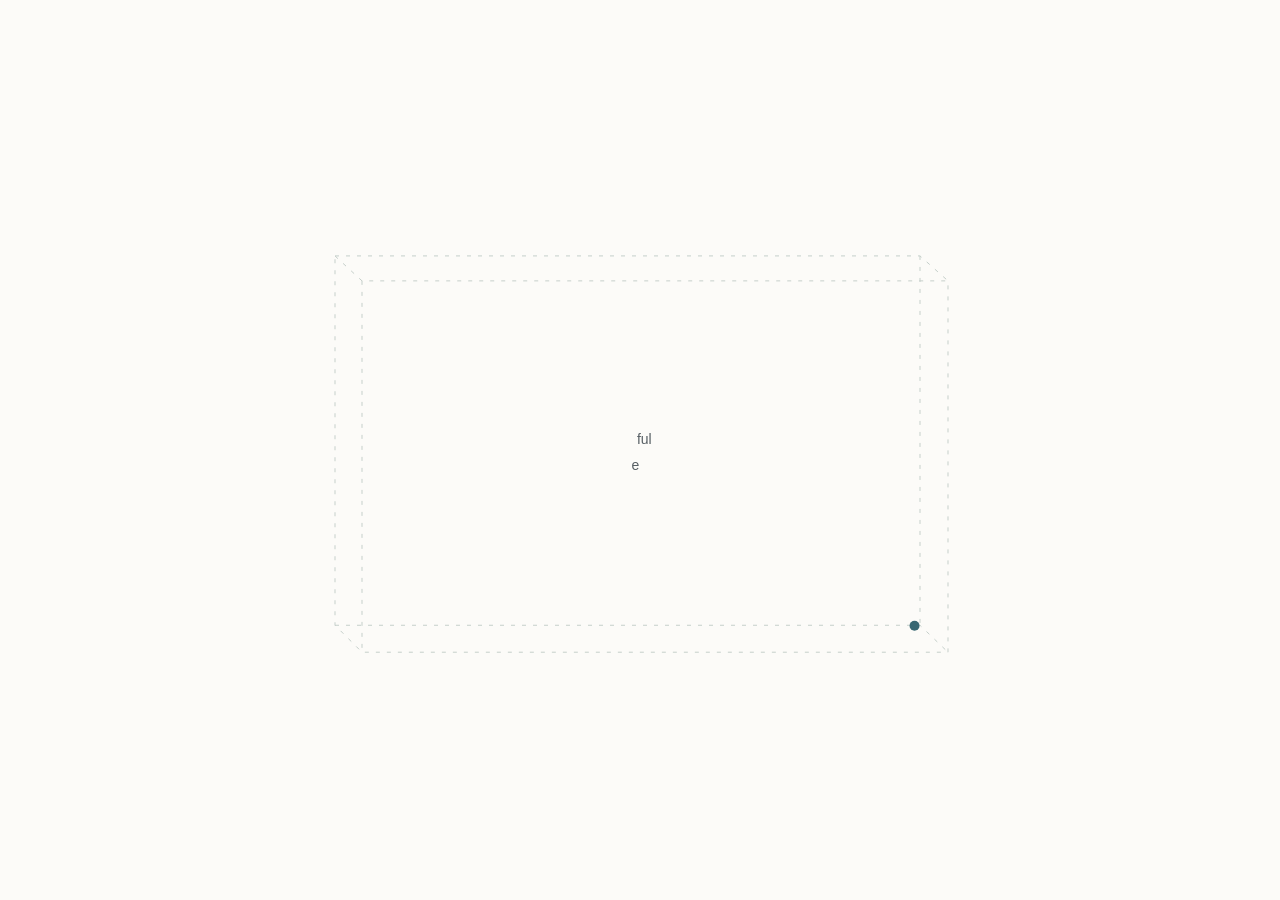
<file: versions/c.html>
<!doctype html>
<html lang="en">
<head>
<meta charset="utf-8">
<meta name="viewport" content="width=device-width, initial-scale=1">
<title>Lei Wang · Preview C</title>
<style>
html, body { width: 100%; height: 100%; margin: 0; overflow: hidden; background: #fcfbf8; }
iframe { display: block; width: 100%; height: 100%; border: 0; }
</style>
</head>
<body>
<iframe title="Lei Wang personal site · Preview C"></iframe>
<script>
const pages = {"en-home":"\u003c!doctype html>\n\u003chtml lang=\"en\">\n\u003chead>\n  \u003cmeta charset=\"utf-8\">\n  \u003cmeta name=\"viewport\" content=\"width=device-width, initial-scale=1\">\n  \u003cmeta name=\"description\" content=\"Lei Wang builds AI agents and full-stack applications. Explore selected projects in retrieval, conversational commerce, customer support, and agent tooling.\">\n  \u003cmeta property=\"og:type\" content=\"website\">\n  \u003cmeta property=\"og:title\" content=\"Lei Wang · AI Agents &amp; Full-Stack Engineering\">\n  \u003cmeta property=\"og:description\" content=\"Lei Wang builds AI agents and full-stack applications. Explore selected projects in retrieval, conversational commerce, customer support, and agent tooling.\">\n  \u003ctitle>Lei Wang · AI Agents &amp; Full-Stack Engineering\u003c/title>\n  \u003cbase href=\"about:srcdoc\">\n  \u003cstyle>\n:root {\n  color-scheme: light;\n  --paper: #fcfbf8;\n  --ink: #293b47;\n  --body: #575f64;\n  --muted: #677176;\n  --accent: #376772;\n  --line: #e1e3dd;\n  --wire: #c5cfca;\n  --mono: ui-monospace, SFMono-Regular, Consolas, monospace;\n}\n\n* { box-sizing: border-box; }\n\nbody {\n  display: flex;\n  flex-direction: column;\n  min-height: 100vh;\n  min-height: 100svh;\n  margin: 0;\n  color: var(--ink);\n  background: var(--paper);\n  font-family: -apple-system, BlinkMacSystemFont, \"Segoe UI\", \"PingFang SC\", \"Microsoft YaHei\", sans-serif;\n}\n\na { color: inherit; text-decoration: none; }\nbutton { font: inherit; }\na:focus-visible, button:focus-visible {\n  outline: 2px solid var(--accent);\n  outline-offset: 5px;\n}\n\n.visually-hidden,\n.skip-link:not(:focus) {\n  position: absolute;\n  width: 1px;\n  height: 1px;\n  overflow: hidden;\n  clip-path: inset(50%);\n  white-space: nowrap;\n}\n\n.skip-link:focus {\n  position: absolute;\n  z-index: 2;\n  top: 12px;\n  left: 12px;\n  padding: 12px;\n  background: var(--paper);\n}\n\n.site-header {\n  display: grid;\n  grid-template-columns: 1fr auto 1fr;\n  align-items: center;\n  min-height: 84px;\n  padding: 0 5.5%;\n}\n\n.wordmark {\n  justify-self: start;\n  padding: 10px 0;\n  font-size: 17px;\n  font-weight: 700;\n  letter-spacing: -.04em;\n}\n\n.wordmark span { color: var(--accent); }\n\n.site-nav,\n.language {\n  display: flex;\n  align-items: center;\n}\n\n.site-nav { gap: 36px; }\n.site-nav a {\n  position: relative;\n  padding: 14px 0;\n  color: var(--body);\n  font-size: 14px;\n}\n\n.site-nav a:hover,\n.site-nav [aria-current=\"page\"] { color: var(--ink); }\n\n.site-nav [aria-current=\"page\"]::after {\n  position: absolute;\n  bottom: 5px;\n  left: calc(50% - 2px);\n  width: 4px;\n  height: 4px;\n  border-radius: 50%;\n  background: var(--accent);\n  content: \"\";\n}\n\n.language {\n  justify-self: end;\n  gap: 8px;\n  font-size: 12px;\n  color: var(--muted);\n}\n\n.language a { padding: 12px 0; }\n.language [aria-current=\"true\"] { color: var(--ink); font-weight: 600; }\n.language a:hover { color: var(--accent); }\n\nmain { flex: 1; }\n\n.home-main {\n  display: grid;\n  place-items: center;\n  padding: 14px 24px 40px;\n}\n\n.nameplate {\n  position: relative;\n  width: min(100%, 660px);\n  padding: 82px 56px 66px;\n  text-align: center;\n}\n\n.wire {\n  position: absolute;\n  inset: 0;\n  width: 100%;\n  height: 100%;\n  color: var(--wire);\n  pointer-events: none;\n}\n\n.wire > path {\n  stroke: currentColor;\n  stroke-width: 1;\n  stroke-dasharray: 4 7;\n  vector-effect: non-scaling-stroke;\n}\n\n.wire-caption {\n  position: absolute;\n  top: 8.65%;\n  left: 8.9%;\n  padding: 0 9px;\n  transform: translateY(-50%);\n  background: var(--paper);\n  color: var(--muted);\n  font: 10px var(--mono);\n  letter-spacing: .11em;\n  text-transform: uppercase;\n}\n\n.nameplate h1 {\n  margin: 0;\n  font: 400 clamp(45px, 6.4vw, 50px)/1.05 Georgia, \"Times New Roman\", serif;\n  letter-spacing: -.045em;\n}\n\n.role {\n  display: flex;\n  align-items: center;\n  justify-content: center;\n  gap: 4px;\n  min-height: 44px;\n  margin-top: 17px;\n  color: var(--accent);\n  font: 16px/1.4 var(--mono);\n}\n\n.role-display { display: inline-flex; align-items: center; }\n\n.role-toggle {\n  display: grid;\n  flex: none;\n  place-items: center;\n  width: 32px;\n  height: 44px;\n  padding: 0;\n  border: 0;\n  border-radius: 4px;\n  color: var(--muted);\n  background: transparent;\n  cursor: pointer;\n}\n\n.role-toggle:hover { color: var(--accent); }\n.role-toggle[hidden], .play-icon, .role[data-paused=\"true\"] .pause-icon { display: none; }\n.role[data-paused=\"true\"] .play-icon { display: block; }\n\n.caret {\n  display: inline-block;\n  flex: none;\n  width: 1px;\n  height: 1.1em;\n  margin-left: 3px;\n  background: currentColor;\n  opacity: 0;\n}\n\n.role[data-running=\"true\"] .caret { animation: blink 1s step-end infinite; }\n@keyframes blink { 0%, 49% { opacity: 1; } }\n\n.intro {\n  max-width: 390px;\n  margin: 15px auto 0;\n  color: var(--body);\n  font-size: 14px;\n  line-height: 1.85;\n  text-wrap: pretty;\n}\n\n.intro span { display: block; }\n\n.socials {\n  display: flex;\n  justify-content: center;\n  gap: 33px;\n  margin: 37px 0 0;\n  padding: 0;\n  list-style: none;\n}\n\n.socials a {\n  display: grid;\n  justify-items: center;\n  gap: 9px;\n  color: var(--muted);\n  font: 11px var(--mono);\n}\n\n.social-icon {\n  display: grid;\n  place-items: center;\n  width: 46px;\n  height: 46px;\n  border: 1px solid var(--line);\n  border-radius: 50%;\n  color: var(--ink);\n  transition: color .18s, border-color .18s, transform .18s;\n}\n\n.socials a:hover .social-icon,\n.socials a:focus-visible .social-icon {\n  border-color: var(--accent);\n  color: var(--accent);\n  transform: translateY(-2px);\n}\n\n.social-icon svg { width: 20px; height: 20px; }\n.icon-cutout { fill: var(--paper); }\n\n.site-footer {\n  display: flex;\n  flex-wrap: wrap;\n  justify-content: space-between;\n  gap: 10px;\n  padding: 17px 5.5% 23px;\n  color: var(--muted);\n  font-size: 11px;\n}\n\n.home-footer {\n  display: grid;\n  grid-template-columns: 1fr auto 1fr;\n  align-items: center;\n  row-gap: 0;\n  padding-top: 4px;\n}\n\n/* Keep the launch hit area larger than the first footer row. */\n.home-footer .game-launch { margin-block: -8px; }\n\n.home-footer .motto { grid-column: 3; justify-self: end; }\n\n.home-footer .versions-link {\n  grid-column: 1;\n  grid-row: 2;\n  justify-self: start;\n  margin-top: 3px;\n  color: var(--accent);\n  text-decoration: underline;\n  text-underline-offset: .18em;\n}\n\n.game-launch,\n.inline-game button {\n  border: 0;\n  border-radius: 4px;\n  color: var(--muted);\n  background: transparent;\n  font: inherit;\n  cursor: pointer;\n}\n\n.game-launch {\n  display: grid;\n  place-items: center;\n  width: 44px;\n  height: 40px;\n  padding: 0;\n  touch-action: none;\n  user-select: none;\n}\n\n.game-launch:hover,\n.inline-game button:hover { color: var(--accent); }\n\n.game-launch[hidden],\n.inline-game[hidden] { display: none; }\n\n.game-active .game-launch,\n.entrance-active .game-launch,\n.entrance-pending .site-header,\n.entrance-pending .nameplate,\n.entrance-pending .home-footer { visibility: hidden; }\n\n.entrance-ball {\n  position: fixed;\n  z-index: 2;\n  top: -5px;\n  left: -5px;\n  width: 10px;\n  height: 10px;\n  border-radius: 50%;\n  background: var(--accent);\n  pointer-events: none;\n}\n\n.inline-game {\n  position: fixed;\n  z-index: 3;\n  inset: 0;\n  pointer-events: none;\n}\n\n.inline-game-canvas {\n  display: block;\n  width: 100%;\n  height: 100%;\n  outline: none;\n  pointer-events: auto;\n  touch-action: none;\n}\n\n.inline-game-hud {\n  position: absolute;\n  top: 10px;\n  right: 12px;\n  display: flex;\n  align-items: center;\n  gap: 6px;\n  color: var(--muted);\n  font: 11px var(--mono);\n}\n\n.inline-game button { pointer-events: auto; }\n\n.inline-game .inline-game-exit {\n  width: 32px;\n  height: 36px;\n  font-size: 21px;\n}\n\n.content {\n  width: min(780px, calc(100% - 56px));\n  margin: 0 auto;\n  padding: 72px 0 88px;\n}\n\n.eyebrow {\n  margin: 0 0 16px;\n  color: var(--muted);\n  font: 11px/1.5 var(--mono);\n  letter-spacing: .14em;\n  text-transform: uppercase;\n}\n\n.content h1 {\n  margin: 0 0 24px;\n  font: 400 clamp(35px, 5.2vw, 53px)/1.12 Georgia, \"Times New Roman\", \"Songti SC\", serif;\n  letter-spacing: -.033em;\n  text-wrap: balance;\n}\n\n.content p:not(.eyebrow) {\n  max-width: 64ch;\n  margin: 0 0 16px;\n  color: var(--body);\n  font-size: 15px;\n  line-height: 1.85;\n}\n\n.content p.lead { font-size: 17px; }\n\n.content-link {\n  display: inline-block;\n  margin-top: 14px;\n  padding-block: 6px;\n  color: var(--accent);\n  font-size: 14px;\n  text-decoration: underline;\n  text-underline-offset: 4px;\n}\n\n.entries {\n  margin: 32px 0 14px;\n  padding: 0;\n  list-style: none;\n}\n\n.entry {\n  display: grid;\n  grid-template-columns: 28px minmax(0, 1fr);\n  gap: 13px;\n  padding: 22px 0;\n  border-top: 1px solid var(--line);\n}\n\n.entry:last-child { border-bottom: 1px solid var(--line); }\n.entry-number { padding-top: 6px; color: var(--muted); font: 11px var(--mono); }\n.entry h2 { margin: 0 0 7px; font-size: 19px; font-weight: 550; overflow-wrap: anywhere; }\n.entry h2 a { display: flex; justify-content: space-between; align-items: baseline; gap: 12px; }\n.entry h2 a:hover { color: var(--accent); }\n.entry h2 a span { color: var(--accent); }\n.content p.entry-description { margin-bottom: 9px; }\n.content p.tags { margin-bottom: 0; font: 11px/1.65 var(--mono); color: var(--muted); }\n\n@media (max-width: 600px) {\n  .site-header {\n    grid-template-columns: auto minmax(0, 1fr) auto;\n    column-gap: clamp(9px, 3.5vw, 17px);\n    min-height: 68px;\n    padding: 0 20px;\n  }\n  .site-nav { justify-content: space-between; gap: 0; }\n  .site-nav a { font-size: 12px; }\n  .language { gap: 5px; font-size: 11px; }\n  .wordmark { font-size: 15px; }\n  .home-main { padding: 4px 16px 28px; }\n  .nameplate { padding: 72px 32px 60px; }\n  html[lang=\"en\"] .nameplate h1 { font-size: clamp(30px, 10vw, 45px); }\n  .wire-caption { padding: 0 6px; font-size: 8px; }\n  .role { font-size: clamp(12px, 3.5vw, 15px); }\n  .intro { font-size: 13px; }\n  .socials { gap: 23px; margin-top: 29px; }\n  .socials a { font-size: 10px; }\n  .site-footer { padding: 13px 20px 19px; font-size: 10px; }\n  .content { width: calc(100% - 44px); padding: 49px 0 64px; }\n  .entry { grid-template-columns: 22px minmax(0, 1fr); gap: 8px; }\n}\n\n@media (max-width: 355px) {\n  .site-header { padding-inline: 13px; }\n  .nameplate { padding-inline: 27px; }\n  .socials { gap: 16px; }\n}\n\n@media (max-width: 335px) {\n  html[lang=\"en\"] .site-header { grid-template-columns: minmax(0, 1fr) auto; }\n  html[lang=\"en\"] .site-nav { grid-column: 1 / -1; grid-row: 2; }\n  html[lang=\"en\"] .language { grid-column: 2; grid-row: 1; }\n}\n\n@media (orientation: landscape) and (max-height: 500px) {\n  .site-header:has(+ .home-main) { min-height: 48px; }\n  .home-main { padding: 0 18px 4px; }\n  .nameplate { padding-block: 48px 39px; }\n  html[lang] .nameplate h1 { font-size: clamp(30px, 10vh, 44px); }\n  .role { min-height: 36px; margin-top: 1px; }\n  .role-toggle { margin-block: -4px; }\n  .intro { max-width: 470px; margin-top: 4px; line-height: 1.55; }\n  .socials { gap: 23px; margin-top: 12px; }\n  .socials a { gap: 5px; }\n  .social-icon { width: 38px; height: 38px; }\n  .home-footer { padding-block: 4px 10px; }\n}\n\n@media (prefers-reduced-motion: reduce) {\n  .social-icon { transition: none; }\n  .role[data-running=\"true\"] .caret { animation: none; }\n}\n\n\u003c/style>\n  \u003cscript>\n(() => {\n  const root = document.documentElement;\n  const motion = matchMedia(\"(prefers-reduced-motion: reduce)\");\n  if (motion.matches || !CSS.supports(\"clip-path\", 'path(\"M0 0H1V1Z\")')) return;\n\n  const svgNamespace = \"http://www.w3.org/2000/svg\";\n  const ripple = false;\n  const outlineDuration = 1050;\n  const revealDuration = ripple ? 700 : 850;\n  const waveDuration = ripple ? 560 : 0;\n  let frameId;\n  let cleanUp = () => {};\n\n  root.classList.add(\"entrance-pending\");\n  const fallback = setTimeout(finish, 4000);\n  document.addEventListener(\"keydown\", finish);\n  window.addEventListener(\"resize\", finish);\n  motion.addEventListener(\"change\", finish);\n\n  function finish() {\n    if (!root.matches(\".entrance-pending, .entrance-active\")) return;\n    clearTimeout(fallback);\n    cancelAnimationFrame(frameId);\n    cleanUp();\n    root.classList.remove(\"entrance-pending\", \"entrance-active\");\n    document.removeEventListener(\"keydown\", finish);\n    window.removeEventListener(\"resize\", finish);\n    motion.removeEventListener(\"change\", finish);\n    document.dispatchEvent(new Event(\"siteentranceend\"));\n  }\n\n  function centerOut(tiles) {\n    const centerX = root.clientWidth / 2;\n    const centerY = innerHeight / 2;\n    for (const tile of tiles) {\n      tile.distance = Math.hypot(tile.x - centerX, tile.y - centerY);\n    }\n    return tiles.sort((a, b) => a.distance - b.distance || a.y - b.y || a.x - b.x);\n  }\n\n  function collectTiles(elements) {\n    const tiles = [];\n    const range = document.createRange();\n    for (const element of elements) {\n      const box = element.getBoundingClientRect();\n      if (!box.width || !box.height) continue;\n      const group = { element, paths: [], remaining: 0 };\n      const addTile = (rect) => {\n        if (!rect.width || !rect.height) return;\n        const x = rect.left - box.left;\n        const y = rect.top - box.top - 1;\n        const height = rect.height + 2;\n        tiles.push({\n          group,\n          x: rect.left + rect.width / 2,\n          y: rect.top + rect.height / 2,\n          path: `M${x} ${y}h${rect.width}v${height}h${-rect.width}Z`,\n        });\n        group.remaining++;\n      };\n\n      const walker = document.createTreeWalker(element, NodeFilter.SHOW_TEXT);\n      for (let node = walker.nextNode(); node; node = walker.nextNode()) {\n        let offset = 0;\n        for (const character of node.data) {\n          const start = offset;\n          offset += character.length;\n          if (!character.trim()) continue;\n          range.setStart(node, start);\n          range.setEnd(node, offset);\n          addTile(range.getBoundingClientRect());\n        }\n      }\n      if (!group.remaining) addTile(box);\n      element.style.clipPath = \"inset(0 100% 0 0)\";\n    }\n    return centerOut(tiles);\n  }\n\n  function start() {\n    if (!root.classList.contains(\"entrance-pending\")) return;\n    const wire = document.querySelector(\".wire\");\n    const paths = Array.from(wire.children).filter((element) => element.matches(\"path\"));\n    const launchDot = document.querySelector(\"[data-game-launch] circle\");\n    const inner = \".wire-caption, .nameplate h1, .role-display, .role-toggle, .intro span, .socials a > span\";\n    const outer = \".wordmark, .site-nav a, .language > *, .home-footer > span, .home-footer > .versions-link\";\n    const elements = document.querySelectorAll(ripple ? inner : `${inner}, ${outer}`);\n    const bands = ripple ? Array.from(document.querySelectorAll(\".site-header, .home-footer\"), (element) => {\n      const box = element.getBoundingClientRect();\n      return { element, radiusX: box.width / 2, radiusY: box.height * 1.5 };\n    }) : [];\n    const mask = document.createElementNS(svgNamespace, \"mask\");\n    const trace = document.createElementNS(svgNamespace, \"path\");\n    const ball = document.createElement(\"span\");\n\n    cleanUp = () => {\n      for (const element of elements) element.style.removeProperty(\"clip-path\");\n      for (const { element } of bands) element.style.removeProperty(\"mask-image\");\n      for (const path of paths) path.removeAttribute(\"mask\");\n      mask.remove();\n      ball.remove();\n    };\n\n    mask.id = \"entrance-wire-mask\";\n    mask.setAttribute(\"maskUnits\", \"userSpaceOnUse\");\n    mask.setAttribute(\"x\", \"0\");\n    mask.setAttribute(\"y\", \"0\");\n    mask.setAttribute(\"width\", \"660\");\n    mask.setAttribute(\"height\", \"460\");\n    trace.setAttribute(\"d\", wire.dataset.trace);\n    trace.setAttribute(\"fill\", \"none\");\n    trace.setAttribute(\"stroke\", \"white\");\n    trace.setAttribute(\"stroke-width\", \"9\");\n    trace.setAttribute(\"stroke-linecap\", \"round\");\n    trace.setAttribute(\"stroke-linejoin\", \"round\");\n    mask.append(trace);\n    wire.append(mask);\n\n    const length = trace.getTotalLength();\n    trace.setAttribute(\"stroke-dasharray\", `${length} ${length}`);\n    trace.setAttribute(\"stroke-dashoffset\", String(length));\n    for (const path of paths) path.setAttribute(\"mask\", \"url(#entrance-wire-mask)\");\n\n    const tiles = collectTiles(elements);\n    for (const { element } of bands) element.style.maskImage = \"linear-gradient(transparent, transparent)\";\n    const matrix = wire.getScreenCTM();\n    const last = trace.getPointAtLength(length).matrixTransform(matrix);\n    const dot = launchDot.getBoundingClientRect();\n    const landing = { x: dot.left + dot.width / 2, y: dot.top + dot.height / 2 };\n    let shown = 0;\n    let startedAt;\n    ball.className = \"entrance-ball\";\n    ball.setAttribute(\"aria-hidden\", \"true\");\n    document.body.append(ball);\n    root.classList.replace(\"entrance-pending\", \"entrance-active\");\n\n    function tick(now) {\n      startedAt ??= now;\n      const elapsed = now - startedAt;\n      let x, y;\n      if (elapsed \u003c outlineDuration) {\n        const distance = length * elapsed / outlineDuration;\n        trace.setAttribute(\"stroke-dashoffset\", String(length - distance));\n        ({ x, y } = trace.getPointAtLength(distance).matrixTransform(matrix));\n      } else {\n        if (mask.isConnected) {\n          for (const path of paths) path.removeAttribute(\"mask\");\n          mask.remove();\n        }\n        const sinceOutline = elapsed - outlineDuration;\n        const reveal = Math.min(1, sinceOutline / revealDuration);\n        const count = Math.floor(reveal * tiles.length);\n        while (shown \u003c count) {\n          const { group, path } = tiles[shown++];\n          group.paths.push(path);\n          group.remaining--;\n          if (group.remaining) group.element.style.clipPath = `path(\"${group.paths.join(\" \")}\")`;\n          else group.element.style.removeProperty(\"clip-path\");\n        }\n        if (ripple && sinceOutline >= revealDuration) {\n          const progress = Math.min(1, (sinceOutline - revealDuration) / waveDuration);\n          const edge = progress * 120;\n          const solid = Math.max(0, edge - 13);\n          for (const { element, radiusX, radiusY } of bands) {\n            element.style.maskImage = `radial-gradient(ellipse ${radiusX}px ${radiusY}px at center, black ${solid}%, transparent ${edge}%)`;\n          }\n        }\n        const descent = Math.min(1, sinceOutline / (revealDuration + waveDuration));\n        x = last.x + (landing.x - last.x) * descent;\n        y = last.y + (landing.y - last.y) * descent ** 2;\n        if (descent === 1) {\n          finish();\n          return;\n        }\n      }\n\n      ball.style.transform = `translate(${x}px, ${y}px)`;\n      frameId = requestAnimationFrame(tick);\n    }\n\n    frameId = requestAnimationFrame(tick);\n  }\n\n  document.addEventListener(\"DOMContentLoaded\", () => {\n    function whenVisible() {\n      if (document.hidden) return;\n      document.removeEventListener(\"visibilitychange\", whenVisible);\n      requestAnimationFrame(() => {\n        try {\n          start();\n        } catch (error) {\n          finish();\n          console.error(\"Homepage entrance could not start\", error);\n        }\n      });\n    }\n    document.addEventListener(\"visibilitychange\", whenVisible);\n    whenVisible();\n  }, { once: true });\n})();\n\u003c/script>\n  \n  \n\u003c/head>\n\u003cbody>\n  \u003ca class=\"skip-link\" href=\"#main\">Skip to content\u003c/a>\n  \u003cheader class=\"site-header\">\n    \u003ca class=\"wordmark\" data-preview-route=\"en-home\" href=\"#en-home\" aria-label=\"Lei Wang home\">LW\u003cspan>.\u003c/span>\u003c/a>\n    \u003cnav class=\"site-nav\" aria-label=\"Main navigation\">\n      \u003ca data-preview-route=\"en-home\" href=\"#en-home\" aria-current=\"page\">Home\u003c/a>\n      \u003ca data-preview-route=\"en-about\" href=\"#en-about\">About\u003c/a>\n      \u003ca data-preview-route=\"en-projects\" href=\"#en-projects\">Projects\u003c/a>\n      \u003ca data-preview-route=\"en-skills\" href=\"#en-skills\">Skills\u003c/a>\n      \u003ca data-preview-route=\"en-focus\" href=\"#en-focus\">Focus\u003c/a>\n    \u003c/nav>\n    \u003cnav class=\"language\" aria-label=\"Language\">\n      \u003cspan aria-current=\"true\">EN\u003c/span>\u003cspan aria-hidden=\"true\">/\u003c/span>\u003ca data-preview-route=\"zh-home\" href=\"#zh-home\" lang=\"zh-CN\" hreflang=\"zh-CN\">中\u003c/a>\n    \u003c/nav>\n  \u003c/header>\n  \u003cmain class=\"home-main\" id=\"main\" tabindex=\"-1\">\n    \u003csection class=\"nameplate\" aria-labelledby=\"name\">\n      \u003csvg class=\"wire\" viewBox=\"0 0 660 460\" preserveAspectRatio=\"none\" fill=\"none\" aria-hidden=\"true\"\n           data-trace=\"M638 437V65L610 40H25V410L52 437H638L610 410H25V40L52 65V437V65H638L610 40V410\">\n        \u003cpath d=\"M25 40H610L638 65V437H52L25 410V40Z\"/>\n        \u003cpath d=\"M25 40 52 65H638M52 65V437M25 410H610L638 437M610 40V410\"/>\n      \u003c/svg>\n      \u003cspan class=\"wire-caption\">PARKING CODING POINT\u003c/span>\n      \u003ch1 id=\"name\" lang=\"en\">Lei (Leon) Wang\u003c/h1>\n      \u003cp class=\"visually-hidden\">AI Agent Engineer · LLM Application Engineer · Full-stack Developer\u003c/p>\n      \u003cdiv class=\"role\" data-titles=\"AI Agent Engineer|LLM Application Engineer|Full-stack Developer\">\n        \u003cspan class=\"role-display\" aria-hidden=\"true\">\n          \u003cspan data-role-text>AI Agent Engineer\u003c/span>\u003cspan class=\"caret\">\u003c/span>\n        \u003c/span>\n        \u003cbutton class=\"role-toggle\" type=\"button\" hidden data-role-toggle\n                aria-label=\"Pause job title animation\" data-pause=\"Pause job title animation\" data-resume=\"Resume job title animation\">\n          \u003csvg viewBox=\"0 0 16 16\" width=\"14\" height=\"14\" fill=\"currentColor\" aria-hidden=\"true\">\n            \u003cpath class=\"pause-icon\" d=\"M4 3h2v10H4zm6 0h2v10h-2z\"/>\n            \u003cpath class=\"play-icon\" d=\"M5 2.8 13 8l-8 5.2z\"/>\n          \u003c/svg>\n        \u003c/button>\n      \u003c/div>\n      \u003cp class=\"intro\">\n        \u003cspan>I build AI agents and full-stack applications.\u003c/span>\n        \u003cspan>I care about how agents use tools and how their answers connect to evidence.\u003c/span>\n      \u003c/p>\n      \u003cul class=\"socials\" aria-label=\"Contact links\">\n        \u003cli>\n          \u003ca href=\"mailto:leonlei.wang@outlook.com\">\n            \u003cspan class=\"social-icon\">\u003csvg viewBox=\"0 0 24 24\" aria-hidden=\"true\">\n              \u003crect x=\"1\" y=\"4\" width=\"22\" height=\"16\" rx=\"2.5\" fill=\"currentColor\"/>\n            \u003cpath d=\"m2 6 8.6 6.6a2.3 2.3 0 0 0 2.8 0L22 6\" fill=\"none\" stroke=\"var(--paper)\" stroke-width=\"1.5\" stroke-linecap=\"round\"/>\n            \u003c/svg>\u003c/span>\n            \u003cspan>Email\u003c/span>\n          \u003c/a>\n        \u003c/li>\n        \u003cli>\n          \u003ca target=\"_blank\" rel=\"noopener noreferrer\" href=\"https://github.com/leonleiwang\">\n            \u003cspan class=\"social-icon\">\u003csvg viewBox=\"0 0 24 24\" aria-hidden=\"true\">\n              \u003cpath fill=\"currentColor\" d=\"M12 .8a11.5 11.5 0 0 0-3.64 22.41c.58.11.79-.25.79-.55v-2.14c-3.2.7-3.88-1.36-3.88-1.36-.52-1.33-1.28-1.68-1.28-1.68-1.04-.71.08-.7.08-.7 1.15.08 1.75 1.18 1.75 1.18 1.02 1.75 2.68 1.24 3.34.95.1-.74.4-1.24.73-1.52-2.55-.29-5.23-1.28-5.23-5.69 0-1.25.45-2.28 1.18-3.08-.12-.29-.51-1.46.11-3.04 0 0 .96-.31 3.16 1.18A11.1 11.1 0 0 1 12 6.37c.98 0 1.96.13 2.88.39 2.2-1.49 3.16-1.18 3.16-1.18.62 1.58.23 2.75.11 3.04.74.8 1.18 1.83 1.18 3.08 0 4.42-2.69 5.4-5.25 5.68.41.36.78 1.06.78 2.14v3.14c0 .3.21.67.8.55A11.5 11.5 0 0 0 12 .8z\"/>\n            \u003c/svg>\u003c/span>\n            \u003cspan>GitHub\u003c/span>\n          \u003c/a>\n        \u003c/li>\n        \u003cli>\n          \u003ca target=\"_blank\" rel=\"noopener noreferrer\" href=\"https://www.linkedin.com/in/lei-wang-5a297428a/\">\n            \u003cspan class=\"social-icon\">\u003csvg viewBox=\"0 0 24 24\" aria-hidden=\"true\">\n              \u003crect x=\"2\" y=\"2\" width=\"20\" height=\"20\" rx=\"2\" fill=\"currentColor\"/>\n            \u003ccircle cx=\"6.5\" cy=\"7\" r=\"1.5\" class=\"icon-cutout\"/>\n            \u003cpath class=\"icon-cutout\" d=\"M5.2 9.5h2.6V19H5.2zm4.4 0h2.5v1.3c.6-1 1.5-1.6 2.9-1.6 2.7 0 3.4 1.8 3.4 4.4V19h-2.7v-4.8c0-1.4-.2-2.5-1.7-2.5s-1.8 1.1-1.8 2.5V19H9.6z\"/>\n            \u003c/svg>\u003c/span>\n            \u003cspan>LinkedIn\u003c/span>\n          \u003c/a>\n        \u003c/li>\n      \u003c/ul>\n    \u003c/section>\n  \u003c/main>\n  \u003cfooter class=\"site-footer home-footer\">\n    \u003cspan>© 2026 Lei Wang\u003c/span>\n    \u003cbutton class=\"game-launch\" type=\"button\" hidden data-game-launch\n            aria-label=\"Play Breakout\" title=\"Play Breakout\">\n      \u003csvg width=\"25\" height=\"16\" viewBox=\"0 0 25 16\" fill=\"currentColor\" aria-hidden=\"true\">\n        \u003ccircle cx=\"12.5\" cy=\"4\" r=\"2.3\"/>\n        \u003crect x=\"2\" y=\"10\" width=\"21\" height=\"2.6\" rx=\"1.3\"/>\n      \u003c/svg>\n    \u003c/button>\n    \u003cspan class=\"motto\" lang=\"la\">Scientia ac Labore\u003c/span>\n    \u003ca class=\"versions-link\" href=\"https://leonleiwang.github.io/versions/\" target=\"_top\">Versions\u003c/a>\n  \u003c/footer>\n  \u003cdiv class=\"inline-game\" hidden data-game\n       data-playing=\"Move the paddle with your mouse, drag, or use the arrow keys. Press Escape to exit.\"\n       data-ready=\"Click or press Space to serve.\"\n       data-won=\"Page cleared.\">\n    \u003ccanvas class=\"inline-game-canvas\" tabindex=\"-1\" aria-label=\"Inline Breakout\">\u003c/canvas>\n    \u003cdiv class=\"inline-game-hud\">\n      \u003cspan data-game-time aria-hidden=\"true\">00:00:00\u003c/span>\n      \u003cbutton type=\"button\" class=\"inline-game-exit\" data-game-exit aria-label=\"Exit Breakout\" title=\"Exit Breakout\">×\u003c/button>\n    \u003c/div>\n    \u003cspan class=\"visually-hidden\" role=\"status\" data-game-status>\u003c/span>\n  \u003c/div>\n\u003cscript>\nconst role = document.querySelector(\"[data-titles]\");\nconst roleText = role.querySelector(\"[data-role-text]\");\nconst roleToggle = role.querySelector(\"[data-role-toggle]\");\nconst titles = role.dataset.titles.split(\"|\");\nconst reducedMotion = window.matchMedia(\"(prefers-reduced-motion: reduce)\");\n\nlet current = 0;\nlet length = titles[0].length;\nlet deleting = true;\nlet paused = false;\nlet timer;\n\nfunction advance() {\n  const title = titles[current];\n  length += deleting ? -1 : 1;\n  roleText.textContent = title.slice(0, length);\n\n  if (deleting && length === 0) {\n    current = (current + 1) % titles.length;\n    deleting = false;\n    timer = window.setTimeout(advance, 220);\n  } else if (!deleting && length === title.length) {\n    deleting = true;\n    timer = window.setTimeout(advance, 2300);\n  } else {\n    timer = window.setTimeout(advance, deleting ? 44 : 82);\n  }\n}\n\nfunction syncAnimation() {\n  window.clearTimeout(timer);\n  const canAnimate = !reducedMotion.matches;\n  const opening = document.documentElement.matches(\".entrance-pending, .entrance-active\");\n  const running = canAnimate && !paused && !opening && !document.hidden &&\n    !document.body.classList.contains(\"game-active\");\n\n  roleToggle.hidden = !canAnimate;\n  role.dataset.running = String(running);\n  role.dataset.paused = String(paused);\n  const action = paused ? roleToggle.dataset.resume : roleToggle.dataset.pause;\n  roleToggle.setAttribute(\"aria-label\", action);\n  roleToggle.title = action;\n\n  if (!running) {\n    roleText.textContent = titles[current];\n    length = titles[current].length;\n    deleting = true;\n    return;\n  }\n\n  timer = window.setTimeout(advance, 2300);\n}\n\nroleToggle.addEventListener(\"click\", () => {\n  paused = !paused;\n  syncAnimation();\n});\ndocument.addEventListener(\"visibilitychange\", syncAnimation);\ndocument.addEventListener(\"inlinegamechange\", syncAnimation);\ndocument.addEventListener(\"siteentranceend\", syncAnimation);\nreducedMotion.addEventListener(\"change\", syncAnimation);\nsyncAnimation();\n\n\u003c/script>\n\u003cscript>\n(() => {\n  const game = document.querySelector(\"[data-game]\");\n  const canvas = game.querySelector(\"canvas\");\n  const context = canvas.getContext(\"2d\");\n  if (!context) return;\n\n  const nameplate = document.querySelector(\".nameplate\");\n  const launch = document.querySelector(\"[data-game-launch]\");\n  const exit = game.querySelector(\"[data-game-exit]\");\n  const clock = game.querySelector(\"[data-game-time]\");\n  const status = game.querySelector(\"[data-game-status]\");\n  const ballSpeed = 300;\n  const pressed = new Set();\n  const paddle = { x: 0, y: 0, width: 78, height: 6 };\n  const ball = { x: 0, y: 0, radius: 5, vx: 0, vy: 0 };\n\n  let width, height, origin, startedAt, lastFrame, frameId;\n  let targets = [];\n  const damaged = new Set();\n  let playing = false;\n  let pointer;\n\n  const clamp = (value, min, max) => Math.max(min, Math.min(max, value));\n\n  function onScreen(target) {\n    if (target.wire) {\n      const { from, to } = target;\n      return Math.max(from.x, to.x) > 0 && Math.min(from.x, to.x) \u003c width &&\n        Math.max(from.y, to.y) > 0 && Math.min(from.y, to.y) \u003c height;\n    }\n    return target.x + target.width > 0 && target.x \u003c width &&\n      target.y + target.height > 0 && target.y \u003c height;\n  }\n\n  function textTargets() {\n    const result = [];\n    const selector = \".wire-caption, h1, [data-role-text], .intro span, .socials a > span:not(.social-icon)\";\n    const range = document.createRange();\n    for (const element of nameplate.querySelectorAll(selector)) {\n      const node = element.firstChild;\n      if (!node || node.nodeType !== Node.TEXT_NODE) continue;\n      const health = element.matches(\"h1\") ? 2 : 1;\n      let offset = 0;\n      for (const character of node.data) {\n        const start = offset;\n        offset += character.length;\n        if (!character.trim()) continue;\n        range.setStart(node, start);\n        range.setEnd(node, offset);\n        const { x, y, width, height } = range.getBoundingClientRect();\n        if (width && height) result.push({ x, y, width, height, health });\n      }\n    }\n    for (const icon of nameplate.querySelectorAll(\".social-icon svg\")) {\n      const { x, y, width, height } = icon.getBoundingClientRect();\n      result.push({ x, y, width, height, health: 2 });\n    }\n    return result;\n  }\n\n  function wireTargets() {\n    const result = [];\n    for (const path of nameplate.querySelectorAll(\".wire path\")) {\n      const matrix = path.getScreenCTM();\n      const scale = Math.max(Math.hypot(matrix.a, matrix.b), Math.hypot(matrix.c, matrix.d));\n      const length = path.getTotalLength();\n      const step = 10 / scale;\n      let previous = path.getPointAtLength(0).matrixTransform(matrix);\n      for (let distance = step; distance \u003c length + step; distance += step) {\n        const point = path.getPointAtLength(Math.min(distance, length)).matrixTransform(matrix);\n        const size = Math.hypot(point.x - previous.x, point.y - previous.y);\n        // Do not create a target across a jump to another SVG subpath.\n        if (size > 0 && size \u003c= 11) result.push({ wire: true, from: previous, to: point, health: 1 });\n        previous = point;\n      }\n    }\n    return result;\n  }\n\n  function paintDamage() {\n    const marks = Array.from(damaged, (target) => {\n      if (target.wire) {\n        const { from, to } = target;\n        return `\u003cpath d=\"M${from.x - origin.x} ${from.y - origin.y}L${to.x - origin.x} ${to.y - origin.y}\" stroke=\"black\" stroke-width=\"3\"/>`;\n      }\n      const shade = target.health ? \"#b3b3b3\" : \"black\";\n      return `\u003crect x=\"${target.x - origin.x}\" y=\"${target.y - origin.y}\" width=\"${target.width}\" height=\"${target.height}\" fill=\"${shade}\"/>`;\n    }).join(\"\");\n    const mask = `\u003csvg xmlns=\"http://www.w3.org/2000/svg\" viewBox=\"0 0 ${origin.width} ${origin.height}\">\u003crect width=\"100%\" height=\"100%\" fill=\"white\"/>${marks}\u003c/svg>`;\n    nameplate.style.maskImage = `url(\"data:image/svg+xml,${encodeURIComponent(mask)}\")`;\n    nameplate.style.maskSize = \"100% 100%\";\n    nameplate.style.maskMode = \"luminance\";\n  }\n\n  function restoreNameplate() {\n    nameplate.style.removeProperty(\"mask-image\");\n    nameplate.style.removeProperty(\"mask-size\");\n    nameplate.style.removeProperty(\"mask-mode\");\n    damaged.clear();\n  }\n\n  function movePaddle(center) {\n    paddle.x = clamp(center - paddle.width / 2, 0, width - paddle.width);\n  }\n\n  function dockBall() {\n    ball.x = paddle.x + paddle.width / 2;\n    ball.y = paddle.y - ball.radius - 1;\n  }\n\n  function draw() {\n    context.clearRect(0, 0, width, height);\n    context.fillStyle = \"#293b47\";\n    context.beginPath();\n    context.roundRect(paddle.x, paddle.y, paddle.width, paddle.height, 3);\n    context.fill();\n    context.fillStyle = \"#376772\";\n    context.beginPath();\n    context.arc(ball.x, ball.y, ball.radius, 0, Math.PI * 2);\n    context.fill();\n  }\n\n  function nearestPoint(target) {\n    if (!target.wire) {\n      return {\n        x: clamp(ball.x, target.x, target.x + target.width),\n        y: clamp(ball.y, target.y, target.y + target.height),\n      };\n    }\n    const { from, to } = target;\n    const dx = to.x - from.x;\n    const dy = to.y - from.y;\n    const t = clamp(((ball.x - from.x) * dx + (ball.y - from.y) * dy) / (dx * dx + dy * dy), 0, 1);\n    return { x: from.x + t * dx, y: from.y + t * dy };\n  }\n\n  function advance(dt) {\n    const oldY = ball.y;\n    ball.x += ball.vx * dt;\n    ball.y += ball.vy * dt;\n\n    if (ball.x \u003c ball.radius || ball.x > width - ball.radius) {\n      ball.x = clamp(ball.x, ball.radius, width - ball.radius);\n      ball.vx *= -1;\n    }\n    if (ball.y \u003c ball.radius) {\n      ball.y = ball.radius;\n      ball.vy = Math.abs(ball.vy);\n    }\n\n    const atPaddle = oldY + ball.radius \u003c= paddle.y && ball.y + ball.radius >= paddle.y;\n    if (ball.vy > 0 && atPaddle && ball.x + ball.radius >= paddle.x &&\n        ball.x - ball.radius \u003c= paddle.x + paddle.width) {\n      const offset = clamp((ball.x - paddle.x) / paddle.width * 2 - 1, -1, 1);\n      const angle = offset * 0.98;\n      ball.y = paddle.y - ball.radius;\n      ball.vx = Math.sin(angle) * ballSpeed;\n      ball.vy = -Math.cos(angle) * ballSpeed;\n    }\n\n    for (const target of targets) {\n      if (target.health === 0) continue;\n      const point = nearestPoint(target);\n      const dx = ball.x - point.x;\n      const dy = ball.y - point.y;\n      const distance = Math.hypot(dx, dy);\n      if (distance === 0 || distance > ball.radius) continue;\n      const nx = dx / distance;\n      const ny = dy / distance;\n      const approach = ball.vx * nx + ball.vy * ny;\n      if (approach >= 0) continue;\n\n      // Separate the ball from this surface before the next physics step.\n      ball.x = point.x + nx * (ball.radius + 0.05);\n      ball.y = point.y + ny * (ball.radius + 0.05);\n      ball.vx -= 2 * approach * nx;\n      ball.vy -= 2 * approach * ny;\n      target.health--;\n      damaged.add(target);\n      return true;\n    }\n    return false;\n  }\n\n  function waitForServe() {\n    playing = false;\n    game.dataset.phase = \"ready\";\n    status.textContent = game.dataset.ready;\n    dockBall();\n  }\n\n  function serve() {\n    dockBall();\n    const aim = targets.filter((target) => !target.wire && target.health > 0 &&\n      target.y \u003c ball.y && Math.abs(target.x + target.width / 2 - ball.x) \u003c 32)\n      .sort((a, b) => b.y - a.y)[0];\n    const angle = aim\n      ? Math.atan2(aim.x + aim.width / 2 - ball.x, ball.y - aim.y)\n      : (ball.x > width / 2 ? -0.32 : 0.32);\n    ball.vx = Math.sin(angle) * ballSpeed;\n    ball.vy = -Math.cos(angle) * ballSpeed;\n    startedAt ??= performance.now();\n    playing = true;\n    game.dataset.phase = \"playing\";\n    status.textContent = game.dataset.playing;\n  }\n\n  function tick(now) {\n    const dt = Math.min((now - lastFrame) / 1000, 0.032);\n    lastFrame = now;\n    const direction = Number(pressed.has(\"ArrowRight\")) - Number(pressed.has(\"ArrowLeft\"));\n    if (direction) movePaddle(paddle.x + paddle.width / 2 + direction * 470 * dt);\n\n    if (playing) {\n      let hit = false;\n      const steps = Math.max(1, Math.ceil(dt * 240));\n      for (let i = 0; i \u003c steps; i++) {\n        if (advance(dt / steps)) hit = true;\n      }\n      if (hit) paintDamage();\n      if (hit && targets.every((target) => target.health === 0)) {\n        playing = false;\n        game.dataset.phase = \"complete\";\n        status.textContent = game.dataset.won;\n      } else if (ball.y - ball.radius > height) {\n        waitForServe();\n      }\n    } else {\n      dockBall();\n    }\n    draw();\n\n    if (startedAt !== undefined) {\n      const centiseconds = Math.floor(Math.max(0, now - startedAt) / 10);\n      const fields = [Math.floor(centiseconds / 6000), Math.floor(centiseconds / 100) % 60, centiseconds % 100];\n      clock.textContent = fields.map((field) => String(field).padStart(2, \"0\")).join(\":\");\n    }\n\n    if (game.dataset.phase !== \"complete\") frameId = requestAnimationFrame(tick);\n  }\n\n  function openGame() {\n    cancelAnimationFrame(frameId);\n    restoreNameplate();\n    pressed.clear();\n    pointer = undefined;\n    document.body.classList.add(\"game-active\");\n    document.dispatchEvent(new Event(\"inlinegamechange\"));\n    game.hidden = false;\n\n    const view = canvas.getBoundingClientRect();\n    width = view.width;\n    height = view.height;\n    const ratio = Math.min(window.devicePixelRatio || 1, 2);\n    canvas.width = Math.round(width * ratio);\n    canvas.height = Math.round(height * ratio);\n    context.setTransform(ratio, 0, 0, ratio, 0, 0);\n\n    origin = nameplate.getBoundingClientRect();\n    targets = [...wireTargets(), ...textTargets()].filter(onScreen);\n    const footerButton = launch.getBoundingClientRect();\n    paddle.y = clamp(footerButton.top + footerButton.height / 2 + 3, height - 72, height - 28);\n    movePaddle(width / 2);\n    waitForServe();\n    clock.textContent = \"00:00:00\";\n    canvas.focus({ preventScroll: true });\n    startedAt = undefined;\n    lastFrame = performance.now();\n    draw();\n    frameId = requestAnimationFrame(tick);\n  }\n\n  function stop(returnFocus = false) {\n    if (game.hidden) return;\n    cancelAnimationFrame(frameId);\n    playing = false;\n    pressed.clear();\n    pointer = undefined;\n    game.hidden = true;\n    restoreNameplate();\n    document.body.classList.remove(\"game-active\");\n    document.dispatchEvent(new Event(\"inlinegamechange\"));\n    if (returnFocus) launch.focus({ preventScroll: true });\n  }\n\n  function startGesture(event) {\n    if (event.button !== 0 || !event.isPrimary || pointer || game.dataset.phase === \"complete\") return;\n    pointer = {\n      id: event.pointerId,\n      x: event.clientX,\n      y: event.clientY,\n      ready: game.dataset.phase === \"ready\",\n      dragged: false,\n    };\n    canvas.setPointerCapture(event.pointerId);\n  }\n\n  function moveGesture(event) {\n    if (pointer?.id !== event.pointerId) {\n      if (playing && event.pointerType === \"mouse\" && !pointer) movePaddle(event.clientX);\n      return;\n    }\n    if (Math.hypot(event.clientX - pointer.x, event.clientY - pointer.y) > 6) pointer.dragged = true;\n    if (pointer.dragged) movePaddle(event.clientX);\n  }\n\n  launch.addEventListener(\"pointerdown\", (event) => {\n    if (event.button !== 0 || !event.isPrimary || !game.hidden) return;\n    openGame();\n    startGesture(event);\n  });\n  launch.addEventListener(\"click\", (event) => {\n    // Keyboard and assistive activation do not generate pointer events.\n    if (event.detail === 0 && game.hidden) {\n      openGame();\n      serve();\n    }\n  });\n  exit.addEventListener(\"click\", () => stop(true));\n  canvas.addEventListener(\"pointermove\", moveGesture);\n  canvas.addEventListener(\"pointerdown\", startGesture);\n  canvas.addEventListener(\"pointerup\", (event) => {\n    if (pointer?.id !== event.pointerId) return;\n    moveGesture(event);\n    if (pointer.ready && !pointer.dragged && game.dataset.phase === \"ready\") serve();\n    pointer = undefined;\n  });\n  function clearGesture(event) {\n    if (pointer?.id === event.pointerId) pointer = undefined;\n  }\n  canvas.addEventListener(\"pointercancel\", clearGesture);\n  canvas.addEventListener(\"lostpointercapture\", clearGesture);\n  document.addEventListener(\"keydown\", (event) => {\n    if (game.hidden) return;\n    if (event.key === \"Escape\") {\n      event.preventDefault();\n      stop(true);\n    } else if (game.dataset.phase !== \"complete\" && (event.key === \"ArrowLeft\" || event.key === \"ArrowRight\")) {\n      event.preventDefault();\n      pressed.add(event.key);\n    } else if (event.target === canvas && game.dataset.phase === \"ready\" &&\n               (event.key === \" \" || event.key === \"Enter\")) {\n      event.preventDefault();\n      if (!event.repeat) serve();\n    }\n  });\n  document.addEventListener(\"keyup\", (event) => pressed.delete(event.key));\n  window.addEventListener(\"blur\", () => pressed.clear());\n  window.addEventListener(\"resize\", () => stop());\n  window.addEventListener(\"scroll\", () => stop(), { passive: true });\n\n  launch.hidden = false;\n})();\n\u003c/script>\n\u003cscript>\ndocument.addEventListener(\"click\", (event) => {\n  const link = event.target.closest(\"a[data-preview-route]\");\n  if (!link) return;\n  event.preventDefault();\n  parent.postMessage({ type: \"lei-wang-preview-route\", route: link.dataset.previewRoute }, \"*\");\n});\n\u003c/script>\n\n\u003c/body>\n\u003c/html>\n\n","en-about":"\u003c!doctype html>\n\u003chtml lang=\"en\">\n\u003chead>\n  \u003cmeta charset=\"utf-8\">\n  \u003cmeta name=\"viewport\" content=\"width=device-width, initial-scale=1\">\n  \u003cmeta name=\"description\" content=\"Meet Lei Wang, an engineer working on AI agents, retrieval-augmented generation, and full-stack applications.\">\n  \u003cmeta property=\"og:type\" content=\"website\">\n  \u003cmeta property=\"og:title\" content=\"About · Lei Wang\">\n  \u003cmeta property=\"og:description\" content=\"Meet Lei Wang, an engineer working on AI agents, retrieval-augmented generation, and full-stack applications.\">\n  \u003ctitle>About · Lei Wang\u003c/title>\n  \u003cbase href=\"about:srcdoc\">\n  \u003cstyle>\n:root {\n  color-scheme: light;\n  --paper: #fcfbf8;\n  --ink: #293b47;\n  --body: #575f64;\n  --muted: #677176;\n  --accent: #376772;\n  --line: #e1e3dd;\n  --wire: #c5cfca;\n  --mono: ui-monospace, SFMono-Regular, Consolas, monospace;\n}\n\n* { box-sizing: border-box; }\n\nbody {\n  display: flex;\n  flex-direction: column;\n  min-height: 100vh;\n  min-height: 100svh;\n  margin: 0;\n  color: var(--ink);\n  background: var(--paper);\n  font-family: -apple-system, BlinkMacSystemFont, \"Segoe UI\", \"PingFang SC\", \"Microsoft YaHei\", sans-serif;\n}\n\na { color: inherit; text-decoration: none; }\nbutton { font: inherit; }\na:focus-visible, button:focus-visible {\n  outline: 2px solid var(--accent);\n  outline-offset: 5px;\n}\n\n.visually-hidden,\n.skip-link:not(:focus) {\n  position: absolute;\n  width: 1px;\n  height: 1px;\n  overflow: hidden;\n  clip-path: inset(50%);\n  white-space: nowrap;\n}\n\n.skip-link:focus {\n  position: absolute;\n  z-index: 2;\n  top: 12px;\n  left: 12px;\n  padding: 12px;\n  background: var(--paper);\n}\n\n.site-header {\n  display: grid;\n  grid-template-columns: 1fr auto 1fr;\n  align-items: center;\n  min-height: 84px;\n  padding: 0 5.5%;\n}\n\n.wordmark {\n  justify-self: start;\n  padding: 10px 0;\n  font-size: 17px;\n  font-weight: 700;\n  letter-spacing: -.04em;\n}\n\n.wordmark span { color: var(--accent); }\n\n.site-nav,\n.language {\n  display: flex;\n  align-items: center;\n}\n\n.site-nav { gap: 36px; }\n.site-nav a {\n  position: relative;\n  padding: 14px 0;\n  color: var(--body);\n  font-size: 14px;\n}\n\n.site-nav a:hover,\n.site-nav [aria-current=\"page\"] { color: var(--ink); }\n\n.site-nav [aria-current=\"page\"]::after {\n  position: absolute;\n  bottom: 5px;\n  left: calc(50% - 2px);\n  width: 4px;\n  height: 4px;\n  border-radius: 50%;\n  background: var(--accent);\n  content: \"\";\n}\n\n.language {\n  justify-self: end;\n  gap: 8px;\n  font-size: 12px;\n  color: var(--muted);\n}\n\n.language a { padding: 12px 0; }\n.language [aria-current=\"true\"] { color: var(--ink); font-weight: 600; }\n.language a:hover { color: var(--accent); }\n\nmain { flex: 1; }\n\n.home-main {\n  display: grid;\n  place-items: center;\n  padding: 14px 24px 40px;\n}\n\n.nameplate {\n  position: relative;\n  width: min(100%, 660px);\n  padding: 82px 56px 66px;\n  text-align: center;\n}\n\n.wire {\n  position: absolute;\n  inset: 0;\n  width: 100%;\n  height: 100%;\n  color: var(--wire);\n  pointer-events: none;\n}\n\n.wire > path {\n  stroke: currentColor;\n  stroke-width: 1;\n  stroke-dasharray: 4 7;\n  vector-effect: non-scaling-stroke;\n}\n\n.wire-caption {\n  position: absolute;\n  top: 8.65%;\n  left: 8.9%;\n  padding: 0 9px;\n  transform: translateY(-50%);\n  background: var(--paper);\n  color: var(--muted);\n  font: 10px var(--mono);\n  letter-spacing: .11em;\n  text-transform: uppercase;\n}\n\n.nameplate h1 {\n  margin: 0;\n  font: 400 clamp(45px, 6.4vw, 66px)/1.05 Georgia, \"Times New Roman\", serif;\n  letter-spacing: -.045em;\n}\n\n.role {\n  display: flex;\n  align-items: center;\n  justify-content: center;\n  gap: 4px;\n  min-height: 44px;\n  margin-top: 17px;\n  color: var(--accent);\n  font: 16px/1.4 var(--mono);\n}\n\n.role-display { display: inline-flex; align-items: center; }\n\n.role-toggle {\n  display: grid;\n  flex: none;\n  place-items: center;\n  width: 32px;\n  height: 44px;\n  padding: 0;\n  border: 0;\n  border-radius: 4px;\n  color: var(--muted);\n  background: transparent;\n  cursor: pointer;\n}\n\n.role-toggle:hover { color: var(--accent); }\n.role-toggle[hidden], .play-icon, .role[data-paused=\"true\"] .pause-icon { display: none; }\n.role[data-paused=\"true\"] .play-icon { display: block; }\n\n.caret {\n  display: inline-block;\n  flex: none;\n  width: 1px;\n  height: 1.1em;\n  margin-left: 3px;\n  background: currentColor;\n  opacity: 0;\n}\n\n.role[data-running=\"true\"] .caret { animation: blink 1s step-end infinite; }\n@keyframes blink { 0%, 49% { opacity: 1; } }\n\n.intro {\n  max-width: 390px;\n  margin: 15px auto 0;\n  color: var(--body);\n  font-size: 14px;\n  line-height: 1.85;\n  text-wrap: pretty;\n}\n\n.intro span { display: block; }\n\n.socials {\n  display: flex;\n  justify-content: center;\n  gap: 33px;\n  margin: 37px 0 0;\n  padding: 0;\n  list-style: none;\n}\n\n.socials a {\n  display: grid;\n  justify-items: center;\n  gap: 9px;\n  color: var(--muted);\n  font: 11px var(--mono);\n}\n\n.social-icon {\n  display: grid;\n  place-items: center;\n  width: 46px;\n  height: 46px;\n  border: 1px solid var(--line);\n  border-radius: 50%;\n  color: var(--ink);\n  transition: color .18s, border-color .18s, transform .18s;\n}\n\n.socials a:hover .social-icon,\n.socials a:focus-visible .social-icon {\n  border-color: var(--accent);\n  color: var(--accent);\n  transform: translateY(-2px);\n}\n\n.social-icon svg { width: 20px; height: 20px; }\n.icon-cutout { fill: var(--paper); }\n\n.site-footer {\n  display: flex;\n  flex-wrap: wrap;\n  justify-content: space-between;\n  gap: 10px;\n  padding: 17px 5.5% 23px;\n  color: var(--muted);\n  font-size: 11px;\n}\n\n.home-footer {\n  display: grid;\n  grid-template-columns: 1fr auto 1fr;\n  align-items: center;\n  padding-top: 4px;\n}\n\n.home-footer .motto { grid-column: 3; justify-self: end; }\n\n.game-launch,\n.inline-game button {\n  border: 0;\n  border-radius: 4px;\n  color: var(--muted);\n  background: transparent;\n  font: inherit;\n  cursor: pointer;\n}\n\n.game-launch {\n  display: grid;\n  place-items: center;\n  width: 44px;\n  height: 40px;\n  padding: 0;\n  touch-action: none;\n  user-select: none;\n}\n\n.game-launch:hover,\n.inline-game button:hover { color: var(--accent); }\n\n.game-launch[hidden],\n.inline-game[hidden] { display: none; }\n\n.game-active .game-launch,\n.entrance-active .game-launch,\n.entrance-pending .site-header,\n.entrance-pending .nameplate,\n.entrance-pending .home-footer { visibility: hidden; }\n\n.entrance-ball {\n  position: fixed;\n  z-index: 2;\n  top: -5px;\n  left: -5px;\n  width: 10px;\n  height: 10px;\n  border-radius: 50%;\n  background: var(--accent);\n  pointer-events: none;\n}\n\n.inline-game {\n  position: fixed;\n  z-index: 3;\n  inset: 0;\n  pointer-events: none;\n}\n\n.inline-game-canvas {\n  display: block;\n  width: 100%;\n  height: 100%;\n  outline: none;\n  pointer-events: auto;\n  touch-action: none;\n}\n\n.inline-game-hud {\n  position: absolute;\n  top: 10px;\n  right: 12px;\n  display: flex;\n  align-items: center;\n  gap: 6px;\n  color: var(--muted);\n  font: 11px var(--mono);\n}\n\n.inline-game button { pointer-events: auto; }\n\n.inline-game .inline-game-exit {\n  width: 32px;\n  height: 36px;\n  font-size: 21px;\n}\n\n.content {\n  width: min(780px, calc(100% - 56px));\n  margin: 0 auto;\n  padding: 72px 0 88px;\n}\n\n.eyebrow {\n  margin: 0 0 16px;\n  color: var(--muted);\n  font: 11px/1.5 var(--mono);\n  letter-spacing: .14em;\n  text-transform: uppercase;\n}\n\n.content h1 {\n  margin: 0 0 24px;\n  font: 400 clamp(35px, 5.2vw, 53px)/1.12 Georgia, \"Times New Roman\", \"Songti SC\", serif;\n  letter-spacing: -.033em;\n  text-wrap: balance;\n}\n\n.content p:not(.eyebrow) {\n  max-width: 64ch;\n  margin: 0 0 16px;\n  color: var(--body);\n  font-size: 15px;\n  line-height: 1.85;\n}\n\n.content p.lead { font-size: 17px; }\n\n.content-link {\n  display: inline-block;\n  margin-top: 14px;\n  padding-block: 6px;\n  color: var(--accent);\n  font-size: 14px;\n  text-decoration: underline;\n  text-underline-offset: 4px;\n}\n\n.entries {\n  margin: 32px 0 14px;\n  padding: 0;\n  list-style: none;\n}\n\n.entry {\n  display: grid;\n  grid-template-columns: 28px minmax(0, 1fr);\n  gap: 13px;\n  padding: 22px 0;\n  border-top: 1px solid var(--line);\n}\n\n.entry:last-child { border-bottom: 1px solid var(--line); }\n.entry-number { padding-top: 6px; color: var(--muted); font: 11px var(--mono); }\n.entry h2 { margin: 0 0 7px; font-size: 19px; font-weight: 550; overflow-wrap: anywhere; }\n.entry h2 a { display: flex; justify-content: space-between; align-items: baseline; gap: 12px; }\n.entry h2 a:hover { color: var(--accent); }\n.entry h2 a span { color: var(--accent); }\n.content p.entry-description { margin-bottom: 9px; }\n.content p.tags { margin-bottom: 0; font: 11px/1.65 var(--mono); color: var(--muted); }\n\n@media (max-width: 600px) {\n  .site-header {\n    grid-template-columns: auto minmax(0, 1fr) auto;\n    column-gap: clamp(9px, 3.5vw, 17px);\n    min-height: 68px;\n    padding: 0 20px;\n  }\n  .site-nav { justify-content: space-between; gap: 0; }\n  .site-nav a { font-size: 12px; }\n  .language { gap: 5px; font-size: 11px; }\n  .wordmark { font-size: 15px; }\n  .home-main { padding: 4px 16px 28px; }\n  .nameplate { padding: 72px 32px 60px; }\n  .wire-caption { padding: 0 6px; font-size: 8px; }\n  .role { font-size: clamp(12px, 3.5vw, 15px); }\n  .intro { font-size: 13px; }\n  .socials { gap: 23px; margin-top: 29px; }\n  .socials a { font-size: 10px; }\n  .site-footer { padding: 13px 20px 19px; font-size: 10px; }\n  .content { width: calc(100% - 44px); padding: 49px 0 64px; }\n  .entry { grid-template-columns: 22px minmax(0, 1fr); gap: 8px; }\n}\n\n@media (max-width: 355px) {\n  .site-header { padding-inline: 13px; }\n  .nameplate { padding-inline: 27px; }\n  .socials { gap: 16px; }\n}\n\n@media (max-width: 335px) {\n  html[lang=\"en\"] .site-header { grid-template-columns: minmax(0, 1fr) auto; }\n  html[lang=\"en\"] .site-nav { grid-column: 1 / -1; grid-row: 2; }\n  html[lang=\"en\"] .language { grid-column: 2; grid-row: 1; }\n}\n\n@media (prefers-reduced-motion: reduce) {\n  .social-icon { transition: none; }\n  .role[data-running=\"true\"] .caret { animation: none; }\n}\n\n\u003c/style>\n\u003c/head>\n\u003cbody>\n  \u003ca class=\"skip-link\" href=\"#main\">Skip to content\u003c/a>\n  \u003cheader class=\"site-header\">\n    \u003ca class=\"wordmark\" data-preview-route=\"en-home\" href=\"#en-home\" aria-label=\"Lei Wang home\">LW\u003cspan>.\u003c/span>\u003c/a>\n    \u003cnav class=\"site-nav\" aria-label=\"Main navigation\">\n      \u003ca data-preview-route=\"en-home\" href=\"#en-home\">Home\u003c/a>\n      \u003ca data-preview-route=\"en-about\" href=\"#en-about\" aria-current=\"page\">About\u003c/a>\n      \u003ca data-preview-route=\"en-projects\" href=\"#en-projects\">Projects\u003c/a>\n      \u003ca data-preview-route=\"en-skills\" href=\"#en-skills\">Skills\u003c/a>\n      \u003ca data-preview-route=\"en-focus\" href=\"#en-focus\">Focus\u003c/a>\n    \u003c/nav>\n    \u003cnav class=\"language\" aria-label=\"Language\">\n      \u003cspan aria-current=\"true\">EN\u003c/span>\u003cspan aria-hidden=\"true\">/\u003c/span>\u003ca data-preview-route=\"zh-about\" href=\"#zh-about\" lang=\"zh-CN\" hreflang=\"zh-CN\">中\u003c/a>\n    \u003c/nav>\n  \u003c/header>\n  \u003cmain class=\"content\" id=\"main\" tabindex=\"-1\">\n    \u003cp class=\"eyebrow\">A little context\u003c/p>\n    \u003ch1>Hello, I’m Lei.\u003c/h1>\n    \u003cp class=\"lead\">I work on AI agents, retrieval-augmented generation, and the full-stack systems around them.\u003c/p>\n    \u003cp>My projects explore conversational commerce, customer support, and reusable agent tooling. I’m interested in how models use tools, how answers connect to evidence, and how evaluation helps us understand a system’s behavior.\u003c/p>\n    \u003cp>I enjoy working across the whole application, from workflows and interfaces to backend services, data, and the agent runtime.\u003c/p>\n    \u003cp>I’m open to conversations about engineering roles, project collaborations, and related research or PhD opportunities.\u003c/p>\n    \u003ca class=\"content-link\" href=\"mailto:leonlei.wang@outlook.com\">Get in touch \u003cspan aria-hidden=\"true\">↗\u003c/span>\u003c/a>\n  \u003c/main>\n  \u003cfooter class=\"site-footer\">\n    \u003cspan>© 2026 Lei Wang\u003c/span>\n    \u003cspan class=\"motto\" lang=\"la\">Scientia ac Labore\u003c/span>\n  \u003c/footer>\n\n\u003cscript>\ndocument.addEventListener(\"click\", (event) => {\n  const link = event.target.closest(\"a[data-preview-route]\");\n  if (!link) return;\n  event.preventDefault();\n  parent.postMessage({ type: \"lei-wang-preview-route\", route: link.dataset.previewRoute }, \"*\");\n});\n\u003c/script>\n\n\u003c/body>\n\u003c/html>\n\n","en-projects":"\u003c!doctype html>\n\u003chtml lang=\"en\">\n\u003chead>\n  \u003cmeta charset=\"utf-8\">\n  \u003cmeta name=\"viewport\" content=\"width=device-width, initial-scale=1\">\n  \u003cmeta name=\"description\" content=\"Selected projects by Lei Wang: ShopMind AI, ContactFlow AI, recruiter-na-codexharness, and codexharness-im.\">\n  \u003cmeta property=\"og:type\" content=\"website\">\n  \u003cmeta property=\"og:title\" content=\"Projects · Lei Wang\">\n  \u003cmeta property=\"og:description\" content=\"Selected projects by Lei Wang: ShopMind AI, ContactFlow AI, recruiter-na-codexharness, and codexharness-im.\">\n  \u003ctitle>Projects · Lei Wang\u003c/title>\n  \u003cbase href=\"about:srcdoc\">\n  \u003cstyle>\n:root {\n  color-scheme: light;\n  --paper: #fcfbf8;\n  --ink: #293b47;\n  --body: #575f64;\n  --muted: #677176;\n  --accent: #376772;\n  --line: #e1e3dd;\n  --wire: #c5cfca;\n  --mono: ui-monospace, SFMono-Regular, Consolas, monospace;\n}\n\n* { box-sizing: border-box; }\n\nbody {\n  display: flex;\n  flex-direction: column;\n  min-height: 100vh;\n  min-height: 100svh;\n  margin: 0;\n  color: var(--ink);\n  background: var(--paper);\n  font-family: -apple-system, BlinkMacSystemFont, \"Segoe UI\", \"PingFang SC\", \"Microsoft YaHei\", sans-serif;\n}\n\na { color: inherit; text-decoration: none; }\nbutton { font: inherit; }\na:focus-visible, button:focus-visible {\n  outline: 2px solid var(--accent);\n  outline-offset: 5px;\n}\n\n.visually-hidden,\n.skip-link:not(:focus) {\n  position: absolute;\n  width: 1px;\n  height: 1px;\n  overflow: hidden;\n  clip-path: inset(50%);\n  white-space: nowrap;\n}\n\n.skip-link:focus {\n  position: absolute;\n  z-index: 2;\n  top: 12px;\n  left: 12px;\n  padding: 12px;\n  background: var(--paper);\n}\n\n.site-header {\n  display: grid;\n  grid-template-columns: 1fr auto 1fr;\n  align-items: center;\n  min-height: 84px;\n  padding: 0 5.5%;\n}\n\n.wordmark {\n  justify-self: start;\n  padding: 10px 0;\n  font-size: 17px;\n  font-weight: 700;\n  letter-spacing: -.04em;\n}\n\n.wordmark span { color: var(--accent); }\n\n.site-nav,\n.language {\n  display: flex;\n  align-items: center;\n}\n\n.site-nav { gap: 36px; }\n.site-nav a {\n  position: relative;\n  padding: 14px 0;\n  color: var(--body);\n  font-size: 14px;\n}\n\n.site-nav a:hover,\n.site-nav [aria-current=\"page\"] { color: var(--ink); }\n\n.site-nav [aria-current=\"page\"]::after {\n  position: absolute;\n  bottom: 5px;\n  left: calc(50% - 2px);\n  width: 4px;\n  height: 4px;\n  border-radius: 50%;\n  background: var(--accent);\n  content: \"\";\n}\n\n.language {\n  justify-self: end;\n  gap: 8px;\n  font-size: 12px;\n  color: var(--muted);\n}\n\n.language a { padding: 12px 0; }\n.language [aria-current=\"true\"] { color: var(--ink); font-weight: 600; }\n.language a:hover { color: var(--accent); }\n\nmain { flex: 1; }\n\n.home-main {\n  display: grid;\n  place-items: center;\n  padding: 14px 24px 40px;\n}\n\n.nameplate {\n  position: relative;\n  width: min(100%, 660px);\n  padding: 82px 56px 66px;\n  text-align: center;\n}\n\n.wire {\n  position: absolute;\n  inset: 0;\n  width: 100%;\n  height: 100%;\n  color: var(--wire);\n  pointer-events: none;\n}\n\n.wire > path {\n  stroke: currentColor;\n  stroke-width: 1;\n  stroke-dasharray: 4 7;\n  vector-effect: non-scaling-stroke;\n}\n\n.wire-caption {\n  position: absolute;\n  top: 8.65%;\n  left: 8.9%;\n  padding: 0 9px;\n  transform: translateY(-50%);\n  background: var(--paper);\n  color: var(--muted);\n  font: 10px var(--mono);\n  letter-spacing: .11em;\n  text-transform: uppercase;\n}\n\n.nameplate h1 {\n  margin: 0;\n  font: 400 clamp(45px, 6.4vw, 66px)/1.05 Georgia, \"Times New Roman\", serif;\n  letter-spacing: -.045em;\n}\n\n.role {\n  display: flex;\n  align-items: center;\n  justify-content: center;\n  gap: 4px;\n  min-height: 44px;\n  margin-top: 17px;\n  color: var(--accent);\n  font: 16px/1.4 var(--mono);\n}\n\n.role-display { display: inline-flex; align-items: center; }\n\n.role-toggle {\n  display: grid;\n  flex: none;\n  place-items: center;\n  width: 32px;\n  height: 44px;\n  padding: 0;\n  border: 0;\n  border-radius: 4px;\n  color: var(--muted);\n  background: transparent;\n  cursor: pointer;\n}\n\n.role-toggle:hover { color: var(--accent); }\n.role-toggle[hidden], .play-icon, .role[data-paused=\"true\"] .pause-icon { display: none; }\n.role[data-paused=\"true\"] .play-icon { display: block; }\n\n.caret {\n  display: inline-block;\n  flex: none;\n  width: 1px;\n  height: 1.1em;\n  margin-left: 3px;\n  background: currentColor;\n  opacity: 0;\n}\n\n.role[data-running=\"true\"] .caret { animation: blink 1s step-end infinite; }\n@keyframes blink { 0%, 49% { opacity: 1; } }\n\n.intro {\n  max-width: 390px;\n  margin: 15px auto 0;\n  color: var(--body);\n  font-size: 14px;\n  line-height: 1.85;\n  text-wrap: pretty;\n}\n\n.intro span { display: block; }\n\n.socials {\n  display: flex;\n  justify-content: center;\n  gap: 33px;\n  margin: 37px 0 0;\n  padding: 0;\n  list-style: none;\n}\n\n.socials a {\n  display: grid;\n  justify-items: center;\n  gap: 9px;\n  color: var(--muted);\n  font: 11px var(--mono);\n}\n\n.social-icon {\n  display: grid;\n  place-items: center;\n  width: 46px;\n  height: 46px;\n  border: 1px solid var(--line);\n  border-radius: 50%;\n  color: var(--ink);\n  transition: color .18s, border-color .18s, transform .18s;\n}\n\n.socials a:hover .social-icon,\n.socials a:focus-visible .social-icon {\n  border-color: var(--accent);\n  color: var(--accent);\n  transform: translateY(-2px);\n}\n\n.social-icon svg { width: 20px; height: 20px; }\n.icon-cutout { fill: var(--paper); }\n\n.site-footer {\n  display: flex;\n  flex-wrap: wrap;\n  justify-content: space-between;\n  gap: 10px;\n  padding: 17px 5.5% 23px;\n  color: var(--muted);\n  font-size: 11px;\n}\n\n.home-footer {\n  display: grid;\n  grid-template-columns: 1fr auto 1fr;\n  align-items: center;\n  padding-top: 4px;\n}\n\n.home-footer .motto { grid-column: 3; justify-self: end; }\n\n.game-launch,\n.inline-game button {\n  border: 0;\n  border-radius: 4px;\n  color: var(--muted);\n  background: transparent;\n  font: inherit;\n  cursor: pointer;\n}\n\n.game-launch {\n  display: grid;\n  place-items: center;\n  width: 44px;\n  height: 40px;\n  padding: 0;\n  touch-action: none;\n  user-select: none;\n}\n\n.game-launch:hover,\n.inline-game button:hover { color: var(--accent); }\n\n.game-launch[hidden],\n.inline-game[hidden] { display: none; }\n\n.game-active .game-launch,\n.entrance-active .game-launch,\n.entrance-pending .site-header,\n.entrance-pending .nameplate,\n.entrance-pending .home-footer { visibility: hidden; }\n\n.entrance-ball {\n  position: fixed;\n  z-index: 2;\n  top: -5px;\n  left: -5px;\n  width: 10px;\n  height: 10px;\n  border-radius: 50%;\n  background: var(--accent);\n  pointer-events: none;\n}\n\n.inline-game {\n  position: fixed;\n  z-index: 3;\n  inset: 0;\n  pointer-events: none;\n}\n\n.inline-game-canvas {\n  display: block;\n  width: 100%;\n  height: 100%;\n  outline: none;\n  pointer-events: auto;\n  touch-action: none;\n}\n\n.inline-game-hud {\n  position: absolute;\n  top: 10px;\n  right: 12px;\n  display: flex;\n  align-items: center;\n  gap: 6px;\n  color: var(--muted);\n  font: 11px var(--mono);\n}\n\n.inline-game button { pointer-events: auto; }\n\n.inline-game .inline-game-exit {\n  width: 32px;\n  height: 36px;\n  font-size: 21px;\n}\n\n.content {\n  width: min(780px, calc(100% - 56px));\n  margin: 0 auto;\n  padding: 72px 0 88px;\n}\n\n.eyebrow {\n  margin: 0 0 16px;\n  color: var(--muted);\n  font: 11px/1.5 var(--mono);\n  letter-spacing: .14em;\n  text-transform: uppercase;\n}\n\n.content h1 {\n  margin: 0 0 24px;\n  font: 400 clamp(35px, 5.2vw, 53px)/1.12 Georgia, \"Times New Roman\", \"Songti SC\", serif;\n  letter-spacing: -.033em;\n  text-wrap: balance;\n}\n\n.content p:not(.eyebrow) {\n  max-width: 64ch;\n  margin: 0 0 16px;\n  color: var(--body);\n  font-size: 15px;\n  line-height: 1.85;\n}\n\n.content p.lead { font-size: 17px; }\n\n.content-link {\n  display: inline-block;\n  margin-top: 14px;\n  padding-block: 6px;\n  color: var(--accent);\n  font-size: 14px;\n  text-decoration: underline;\n  text-underline-offset: 4px;\n}\n\n.entries {\n  margin: 32px 0 14px;\n  padding: 0;\n  list-style: none;\n}\n\n.entry {\n  display: grid;\n  grid-template-columns: 28px minmax(0, 1fr);\n  gap: 13px;\n  padding: 22px 0;\n  border-top: 1px solid var(--line);\n}\n\n.entry:last-child { border-bottom: 1px solid var(--line); }\n.entry-number { padding-top: 6px; color: var(--muted); font: 11px var(--mono); }\n.entry h2 { margin: 0 0 7px; font-size: 19px; font-weight: 550; overflow-wrap: anywhere; }\n.entry h2 a { display: flex; justify-content: space-between; align-items: baseline; gap: 12px; }\n.entry h2 a:hover { color: var(--accent); }\n.entry h2 a span { color: var(--accent); }\n.content p.entry-description { margin-bottom: 9px; }\n.content p.tags { margin-bottom: 0; font: 11px/1.65 var(--mono); color: var(--muted); }\n\n@media (max-width: 600px) {\n  .site-header {\n    grid-template-columns: auto minmax(0, 1fr) auto;\n    column-gap: clamp(9px, 3.5vw, 17px);\n    min-height: 68px;\n    padding: 0 20px;\n  }\n  .site-nav { justify-content: space-between; gap: 0; }\n  .site-nav a { font-size: 12px; }\n  .language { gap: 5px; font-size: 11px; }\n  .wordmark { font-size: 15px; }\n  .home-main { padding: 4px 16px 28px; }\n  .nameplate { padding: 72px 32px 60px; }\n  .wire-caption { padding: 0 6px; font-size: 8px; }\n  .role { font-size: clamp(12px, 3.5vw, 15px); }\n  .intro { font-size: 13px; }\n  .socials { gap: 23px; margin-top: 29px; }\n  .socials a { font-size: 10px; }\n  .site-footer { padding: 13px 20px 19px; font-size: 10px; }\n  .content { width: calc(100% - 44px); padding: 49px 0 64px; }\n  .entry { grid-template-columns: 22px minmax(0, 1fr); gap: 8px; }\n}\n\n@media (max-width: 355px) {\n  .site-header { padding-inline: 13px; }\n  .nameplate { padding-inline: 27px; }\n  .socials { gap: 16px; }\n}\n\n@media (max-width: 335px) {\n  html[lang=\"en\"] .site-header { grid-template-columns: minmax(0, 1fr) auto; }\n  html[lang=\"en\"] .site-nav { grid-column: 1 / -1; grid-row: 2; }\n  html[lang=\"en\"] .language { grid-column: 2; grid-row: 1; }\n}\n\n@media (prefers-reduced-motion: reduce) {\n  .social-icon { transition: none; }\n  .role[data-running=\"true\"] .caret { animation: none; }\n}\n\n\u003c/style>\n\u003c/head>\n\u003cbody>\n  \u003ca class=\"skip-link\" href=\"#main\">Skip to content\u003c/a>\n  \u003cheader class=\"site-header\">\n    \u003ca class=\"wordmark\" data-preview-route=\"en-home\" href=\"#en-home\" aria-label=\"Lei Wang home\">LW\u003cspan>.\u003c/span>\u003c/a>\n    \u003cnav class=\"site-nav\" aria-label=\"Main navigation\">\n      \u003ca data-preview-route=\"en-home\" href=\"#en-home\">Home\u003c/a>\n      \u003ca data-preview-route=\"en-about\" href=\"#en-about\">About\u003c/a>\n      \u003ca data-preview-route=\"en-projects\" href=\"#en-projects\" aria-current=\"page\">Projects\u003c/a>\n      \u003ca data-preview-route=\"en-skills\" href=\"#en-skills\">Skills\u003c/a>\n      \u003ca data-preview-route=\"en-focus\" href=\"#en-focus\">Focus\u003c/a>\n    \u003c/nav>\n    \u003cnav class=\"language\" aria-label=\"Language\">\n      \u003cspan aria-current=\"true\">EN\u003c/span>\u003cspan aria-hidden=\"true\">/\u003c/span>\u003ca data-preview-route=\"zh-projects\" href=\"#zh-projects\" lang=\"zh-CN\" hreflang=\"zh-CN\">中\u003c/a>\n    \u003c/nav>\n  \u003c/header>\n  \u003cmain class=\"content\" id=\"main\" tabindex=\"-1\">\n    \u003cp class=\"eyebrow\">Selected work\u003c/p>\n    \u003ch1>Things I’ve been building.\u003c/h1>\n    \u003cp class=\"lead\">Feel free to try my projects, give them a star &amp; connect with me!\u003c/p>\n    \u003col class=\"entries\">\n      \u003cli class=\"entry\">\n        \u003cspan class=\"entry-number\" aria-hidden=\"true\">01\u003c/span>\n        \u003cdiv>\n          \u003ch2>\u003ca target=\"_blank\" rel=\"noopener noreferrer\" href=\"https://github.com/leonleiwang/ShopMind-AI\">ShopMind AI \u003cspan aria-hidden=\"true\">↗\u003c/span>\u003c/a>\u003c/h2>\n          \u003cp class=\"entry-description\">A conversational commerce project that connects product discovery, orders, support, and agent evaluation in one application.\u003c/p>\n          \u003cp class=\"tags\">LangGraph · FastAPI · Next.js · RAG\u003c/p>\n        \u003c/div>\n      \u003c/li>\n      \u003cli class=\"entry\">\n        \u003cspan class=\"entry-number\" aria-hidden=\"true\">02\u003c/span>\n        \u003cdiv>\n          \u003ch2>\u003ca target=\"_blank\" rel=\"noopener noreferrer\" href=\"https://github.com/leonleiwang/ContactFlow-AI\">ContactFlow AI \u003cspan aria-hidden=\"true\">↗\u003c/span>\u003c/a>\u003c/h2>\n          \u003cp class=\"entry-description\">A customer support prototype that combines ticket workflows, AI assistance, and retrieval with traceable sources. It includes fallback paths for when a model is unavailable.\u003c/p>\n          \u003cp class=\"tags\">Spring Boot · FastAPI · React · RAG\u003c/p>\n        \u003c/div>\n      \u003c/li>\n      \u003cli class=\"entry\">\n        \u003cspan class=\"entry-number\" aria-hidden=\"true\">03\u003c/span>\n        \u003cdiv>\n          \u003ch2>\u003ca target=\"_blank\" rel=\"noopener noreferrer\" href=\"https://github.com/leonleiwang/recruiter-na-codexharness\">recruiter-na-codexharness \u003cspan aria-hidden=\"true\">↗\u003c/span>\u003c/a>\u003c/h2>\n          \u003cp class=\"entry-description\">An open-source developer preview of a DingTalk recruiting assistant. It turns hiring requests into job descriptions and supports resume screening with traceable evidence.\u003c/p>\n          \u003cp class=\"tags\">Codex Harness · Python · DingTalk\u003c/p>\n        \u003c/div>\n      \u003c/li>\n      \u003cli class=\"entry\">\n        \u003cspan class=\"entry-number\" aria-hidden=\"true\">04\u003c/span>\n        \u003cdiv>\n          \u003ch2>\u003ca target=\"_blank\" rel=\"noopener noreferrer\" href=\"https://github.com/leonleiwang/codexharness-im\">codexharness-im \u003cspan aria-hidden=\"true\">↗\u003c/span>\u003c/a>\u003c/h2>\n          \u003cp class=\"entry-description\">A reusable messaging bridge for Codex-based agents. It separates channel adapters, sessions, and progress updates from each project’s business logic.\u003c/p>\n          \u003cp class=\"tags\">JavaScript · Agent Runtime · IM Adapters\u003c/p>\n        \u003c/div>\n      \u003c/li>\n    \u003c/ol>\n    \u003ca class=\"content-link\" href=\"https://github.com/leonleiwang?tab=repositories\">More on GitHub \u003cspan aria-hidden=\"true\">↗\u003c/span>\u003c/a>\n  \u003c/main>\n  \u003cfooter class=\"site-footer\">\n    \u003cspan>© 2026 Lei Wang\u003c/span>\n    \u003cspan class=\"motto\" lang=\"la\">Scientia ac Labore\u003c/span>\n  \u003c/footer>\n\n\u003cscript>\ndocument.addEventListener(\"click\", (event) => {\n  const link = event.target.closest(\"a[data-preview-route]\");\n  if (!link) return;\n  event.preventDefault();\n  parent.postMessage({ type: \"lei-wang-preview-route\", route: link.dataset.previewRoute }, \"*\");\n});\n\u003c/script>\n\n\u003c/body>\n\u003c/html>\n\n","en-focus":"\u003c!doctype html>\n\u003chtml lang=\"en\">\n\u003chead>\n  \u003cmeta charset=\"utf-8\">\n  \u003cmeta name=\"viewport\" content=\"width=device-width, initial-scale=1\">\n  \u003cmeta name=\"description\" content=\"Lei Wang’s interests in agent tool use, evidence in retrieval, and evaluation of agent behavior.\">\n  \u003cmeta property=\"og:type\" content=\"website\">\n  \u003cmeta property=\"og:title\" content=\"Focus · Lei Wang\">\n  \u003cmeta property=\"og:description\" content=\"Lei Wang’s interests in agent tool use, evidence in retrieval, and evaluation of agent behavior.\">\n  \u003ctitle>Focus · Lei Wang\u003c/title>\n  \u003cbase href=\"about:srcdoc\">\n  \u003cstyle>\n:root {\n  color-scheme: light;\n  --paper: #fcfbf8;\n  --ink: #293b47;\n  --body: #575f64;\n  --muted: #677176;\n  --accent: #376772;\n  --line: #e1e3dd;\n  --wire: #c5cfca;\n  --mono: ui-monospace, SFMono-Regular, Consolas, monospace;\n}\n\n* { box-sizing: border-box; }\n\nbody {\n  display: flex;\n  flex-direction: column;\n  min-height: 100vh;\n  min-height: 100svh;\n  margin: 0;\n  color: var(--ink);\n  background: var(--paper);\n  font-family: -apple-system, BlinkMacSystemFont, \"Segoe UI\", \"PingFang SC\", \"Microsoft YaHei\", sans-serif;\n}\n\na { color: inherit; text-decoration: none; }\nbutton { font: inherit; }\na:focus-visible, button:focus-visible {\n  outline: 2px solid var(--accent);\n  outline-offset: 5px;\n}\n\n.visually-hidden,\n.skip-link:not(:focus) {\n  position: absolute;\n  width: 1px;\n  height: 1px;\n  overflow: hidden;\n  clip-path: inset(50%);\n  white-space: nowrap;\n}\n\n.skip-link:focus {\n  position: absolute;\n  z-index: 2;\n  top: 12px;\n  left: 12px;\n  padding: 12px;\n  background: var(--paper);\n}\n\n.site-header {\n  display: grid;\n  grid-template-columns: 1fr auto 1fr;\n  align-items: center;\n  min-height: 84px;\n  padding: 0 5.5%;\n}\n\n.wordmark {\n  justify-self: start;\n  padding: 10px 0;\n  font-size: 17px;\n  font-weight: 700;\n  letter-spacing: -.04em;\n}\n\n.wordmark span { color: var(--accent); }\n\n.site-nav,\n.language {\n  display: flex;\n  align-items: center;\n}\n\n.site-nav { gap: 36px; }\n.site-nav a {\n  position: relative;\n  padding: 14px 0;\n  color: var(--body);\n  font-size: 14px;\n}\n\n.site-nav a:hover,\n.site-nav [aria-current=\"page\"] { color: var(--ink); }\n\n.site-nav [aria-current=\"page\"]::after {\n  position: absolute;\n  bottom: 5px;\n  left: calc(50% - 2px);\n  width: 4px;\n  height: 4px;\n  border-radius: 50%;\n  background: var(--accent);\n  content: \"\";\n}\n\n.language {\n  justify-self: end;\n  gap: 8px;\n  font-size: 12px;\n  color: var(--muted);\n}\n\n.language a { padding: 12px 0; }\n.language [aria-current=\"true\"] { color: var(--ink); font-weight: 600; }\n.language a:hover { color: var(--accent); }\n\nmain { flex: 1; }\n\n.home-main {\n  display: grid;\n  place-items: center;\n  padding: 14px 24px 40px;\n}\n\n.nameplate {\n  position: relative;\n  width: min(100%, 660px);\n  padding: 82px 56px 66px;\n  text-align: center;\n}\n\n.wire {\n  position: absolute;\n  inset: 0;\n  width: 100%;\n  height: 100%;\n  color: var(--wire);\n  pointer-events: none;\n}\n\n.wire > path {\n  stroke: currentColor;\n  stroke-width: 1;\n  stroke-dasharray: 4 7;\n  vector-effect: non-scaling-stroke;\n}\n\n.wire-caption {\n  position: absolute;\n  top: 8.65%;\n  left: 8.9%;\n  padding: 0 9px;\n  transform: translateY(-50%);\n  background: var(--paper);\n  color: var(--muted);\n  font: 10px var(--mono);\n  letter-spacing: .11em;\n  text-transform: uppercase;\n}\n\n.nameplate h1 {\n  margin: 0;\n  font: 400 clamp(45px, 6.4vw, 66px)/1.05 Georgia, \"Times New Roman\", serif;\n  letter-spacing: -.045em;\n}\n\n.role {\n  display: flex;\n  align-items: center;\n  justify-content: center;\n  gap: 4px;\n  min-height: 44px;\n  margin-top: 17px;\n  color: var(--accent);\n  font: 16px/1.4 var(--mono);\n}\n\n.role-display { display: inline-flex; align-items: center; }\n\n.role-toggle {\n  display: grid;\n  flex: none;\n  place-items: center;\n  width: 32px;\n  height: 44px;\n  padding: 0;\n  border: 0;\n  border-radius: 4px;\n  color: var(--muted);\n  background: transparent;\n  cursor: pointer;\n}\n\n.role-toggle:hover { color: var(--accent); }\n.role-toggle[hidden], .play-icon, .role[data-paused=\"true\"] .pause-icon { display: none; }\n.role[data-paused=\"true\"] .play-icon { display: block; }\n\n.caret {\n  display: inline-block;\n  flex: none;\n  width: 1px;\n  height: 1.1em;\n  margin-left: 3px;\n  background: currentColor;\n  opacity: 0;\n}\n\n.role[data-running=\"true\"] .caret { animation: blink 1s step-end infinite; }\n@keyframes blink { 0%, 49% { opacity: 1; } }\n\n.intro {\n  max-width: 390px;\n  margin: 15px auto 0;\n  color: var(--body);\n  font-size: 14px;\n  line-height: 1.85;\n  text-wrap: pretty;\n}\n\n.intro span { display: block; }\n\n.socials {\n  display: flex;\n  justify-content: center;\n  gap: 33px;\n  margin: 37px 0 0;\n  padding: 0;\n  list-style: none;\n}\n\n.socials a {\n  display: grid;\n  justify-items: center;\n  gap: 9px;\n  color: var(--muted);\n  font: 11px var(--mono);\n}\n\n.social-icon {\n  display: grid;\n  place-items: center;\n  width: 46px;\n  height: 46px;\n  border: 1px solid var(--line);\n  border-radius: 50%;\n  color: var(--ink);\n  transition: color .18s, border-color .18s, transform .18s;\n}\n\n.socials a:hover .social-icon,\n.socials a:focus-visible .social-icon {\n  border-color: var(--accent);\n  color: var(--accent);\n  transform: translateY(-2px);\n}\n\n.social-icon svg { width: 20px; height: 20px; }\n.icon-cutout { fill: var(--paper); }\n\n.site-footer {\n  display: flex;\n  flex-wrap: wrap;\n  justify-content: space-between;\n  gap: 10px;\n  padding: 17px 5.5% 23px;\n  color: var(--muted);\n  font-size: 11px;\n}\n\n.home-footer {\n  display: grid;\n  grid-template-columns: 1fr auto 1fr;\n  align-items: center;\n  padding-top: 4px;\n}\n\n.home-footer .motto { grid-column: 3; justify-self: end; }\n\n.game-launch,\n.inline-game button {\n  border: 0;\n  border-radius: 4px;\n  color: var(--muted);\n  background: transparent;\n  font: inherit;\n  cursor: pointer;\n}\n\n.game-launch {\n  display: grid;\n  place-items: center;\n  width: 44px;\n  height: 40px;\n  padding: 0;\n  touch-action: none;\n  user-select: none;\n}\n\n.game-launch:hover,\n.inline-game button:hover { color: var(--accent); }\n\n.game-launch[hidden],\n.inline-game[hidden] { display: none; }\n\n.game-active .game-launch,\n.entrance-active .game-launch,\n.entrance-pending .site-header,\n.entrance-pending .nameplate,\n.entrance-pending .home-footer { visibility: hidden; }\n\n.entrance-ball {\n  position: fixed;\n  z-index: 2;\n  top: -5px;\n  left: -5px;\n  width: 10px;\n  height: 10px;\n  border-radius: 50%;\n  background: var(--accent);\n  pointer-events: none;\n}\n\n.inline-game {\n  position: fixed;\n  z-index: 3;\n  inset: 0;\n  pointer-events: none;\n}\n\n.inline-game-canvas {\n  display: block;\n  width: 100%;\n  height: 100%;\n  outline: none;\n  pointer-events: auto;\n  touch-action: none;\n}\n\n.inline-game-hud {\n  position: absolute;\n  top: 10px;\n  right: 12px;\n  display: flex;\n  align-items: center;\n  gap: 6px;\n  color: var(--muted);\n  font: 11px var(--mono);\n}\n\n.inline-game button { pointer-events: auto; }\n\n.inline-game .inline-game-exit {\n  width: 32px;\n  height: 36px;\n  font-size: 21px;\n}\n\n.content {\n  width: min(780px, calc(100% - 56px));\n  margin: 0 auto;\n  padding: 72px 0 88px;\n}\n\n.eyebrow {\n  margin: 0 0 16px;\n  color: var(--muted);\n  font: 11px/1.5 var(--mono);\n  letter-spacing: .14em;\n  text-transform: uppercase;\n}\n\n.content h1 {\n  margin: 0 0 24px;\n  font: 400 clamp(35px, 5.2vw, 53px)/1.12 Georgia, \"Times New Roman\", \"Songti SC\", serif;\n  letter-spacing: -.033em;\n  text-wrap: balance;\n}\n\n.content p:not(.eyebrow) {\n  max-width: 64ch;\n  margin: 0 0 16px;\n  color: var(--body);\n  font-size: 15px;\n  line-height: 1.85;\n}\n\n.content p.lead { font-size: 17px; }\n\n.content-link {\n  display: inline-block;\n  margin-top: 14px;\n  padding-block: 6px;\n  color: var(--accent);\n  font-size: 14px;\n  text-decoration: underline;\n  text-underline-offset: 4px;\n}\n\n.entries {\n  margin: 32px 0 14px;\n  padding: 0;\n  list-style: none;\n}\n\n.entry {\n  display: grid;\n  grid-template-columns: 28px minmax(0, 1fr);\n  gap: 13px;\n  padding: 22px 0;\n  border-top: 1px solid var(--line);\n}\n\n.entry:last-child { border-bottom: 1px solid var(--line); }\n.entry-number { padding-top: 6px; color: var(--muted); font: 11px var(--mono); }\n.entry h2 { margin: 0 0 7px; font-size: 19px; font-weight: 550; overflow-wrap: anywhere; }\n.entry h2 a { display: flex; justify-content: space-between; align-items: baseline; gap: 12px; }\n.entry h2 a:hover { color: var(--accent); }\n.entry h2 a span { color: var(--accent); }\n.content p.entry-description { margin-bottom: 9px; }\n.content p.tags { margin-bottom: 0; font: 11px/1.65 var(--mono); color: var(--muted); }\n\n@media (max-width: 600px) {\n  .site-header {\n    grid-template-columns: auto minmax(0, 1fr) auto;\n    column-gap: clamp(9px, 3.5vw, 17px);\n    min-height: 68px;\n    padding: 0 20px;\n  }\n  .site-nav { justify-content: space-between; gap: 0; }\n  .site-nav a { font-size: 12px; }\n  .language { gap: 5px; font-size: 11px; }\n  .wordmark { font-size: 15px; }\n  .home-main { padding: 4px 16px 28px; }\n  .nameplate { padding: 72px 32px 60px; }\n  .wire-caption { padding: 0 6px; font-size: 8px; }\n  .role { font-size: clamp(12px, 3.5vw, 15px); }\n  .intro { font-size: 13px; }\n  .socials { gap: 23px; margin-top: 29px; }\n  .socials a { font-size: 10px; }\n  .site-footer { padding: 13px 20px 19px; font-size: 10px; }\n  .content { width: calc(100% - 44px); padding: 49px 0 64px; }\n  .entry { grid-template-columns: 22px minmax(0, 1fr); gap: 8px; }\n}\n\n@media (max-width: 355px) {\n  .site-header { padding-inline: 13px; }\n  .nameplate { padding-inline: 27px; }\n  .socials { gap: 16px; }\n}\n\n@media (max-width: 335px) {\n  html[lang=\"en\"] .site-header { grid-template-columns: minmax(0, 1fr) auto; }\n  html[lang=\"en\"] .site-nav { grid-column: 1 / -1; grid-row: 2; }\n  html[lang=\"en\"] .language { grid-column: 2; grid-row: 1; }\n}\n\n@media (prefers-reduced-motion: reduce) {\n  .social-icon { transition: none; }\n  .role[data-running=\"true\"] .caret { animation: none; }\n}\n\n\u003c/style>\n\u003c/head>\n\u003cbody>\n  \u003ca class=\"skip-link\" href=\"#main\">Skip to content\u003c/a>\n  \u003cheader class=\"site-header\">\n    \u003ca class=\"wordmark\" data-preview-route=\"en-home\" href=\"#en-home\" aria-label=\"Lei Wang home\">LW\u003cspan>.\u003c/span>\u003c/a>\n    \u003cnav class=\"site-nav\" aria-label=\"Main navigation\">\n      \u003ca data-preview-route=\"en-home\" href=\"#en-home\">Home\u003c/a>\n      \u003ca data-preview-route=\"en-about\" href=\"#en-about\">About\u003c/a>\n      \u003ca data-preview-route=\"en-projects\" href=\"#en-projects\">Projects\u003c/a>\n      \u003ca data-preview-route=\"en-skills\" href=\"#en-skills\">Skills\u003c/a>\n      \u003ca data-preview-route=\"en-focus\" href=\"#en-focus\" aria-current=\"page\">Focus\u003c/a>\n    \u003c/nav>\n    \u003cnav class=\"language\" aria-label=\"Language\">\n      \u003cspan aria-current=\"true\">EN\u003c/span>\u003cspan aria-hidden=\"true\">/\u003c/span>\u003ca data-preview-route=\"zh-focus\" href=\"#zh-focus\" lang=\"zh-CN\" hreflang=\"zh-CN\">中\u003c/a>\n    \u003c/nav>\n  \u003c/header>\n  \u003cmain class=\"content\" id=\"main\" tabindex=\"-1\">\n    \u003cp class=\"eyebrow\">Current interests\u003c/p>\n    \u003ch1>Questions I keep coming back to.\u003c/h1>\n    \u003cp class=\"lead\">These questions come up in my engineering work, and I’d like to explore them further.\u003c/p>\n    \u003col class=\"entries\">\n      \u003cli class=\"entry\">\n        \u003cspan class=\"entry-number\" aria-hidden=\"true\">01\u003c/span>\n        \u003cdiv>\n          \u003ch2>When should an agent hand a decision back to a person?\u003c/h2>\n          \u003cp class=\"entry-description\">How can tool permissions, context, and review points make that handoff clear?\u003c/p>\n        \u003c/div>\n      \u003c/li>\n      \u003cli class=\"entry\">\n        \u003cspan class=\"entry-number\" aria-hidden=\"true\">02\u003c/span>\n        \u003cdiv>\n          \u003ch2>How can people trace a generated answer back to evidence?\u003c/h2>\n          \u003cp class=\"entry-description\">I’m interested in retrieval, citations, and ways to show uncertainty when sources are incomplete.\u003c/p>\n        \u003c/div>\n      \u003c/li>\n      \u003cli class=\"entry\">\n        \u003cspan class=\"entry-number\" aria-hidden=\"true\">03\u003c/span>\n        \u003cdiv>\n          \u003ch2>How do we understand what an agent did?\u003c/h2>\n          \u003cp class=\"entry-description\">Evaluation, traces, and replay can help explain unexpected behavior and show whether a change improved it.\u003c/p>\n        \u003c/div>\n      \u003c/li>\n    \u003c/ol>\n    \u003ca class=\"content-link\" href=\"mailto:leonlei.wang@outlook.com\">Let’s compare notes \u003cspan aria-hidden=\"true\">↗\u003c/span>\u003c/a>\n  \u003c/main>\n  \u003cfooter class=\"site-footer\">\n    \u003cspan>© 2026 Lei Wang\u003c/span>\n    \u003cspan class=\"motto\" lang=\"la\">Scientia ac Labore\u003c/span>\n  \u003c/footer>\n\n\u003cscript>\ndocument.addEventListener(\"click\", (event) => {\n  const link = event.target.closest(\"a[data-preview-route]\");\n  if (!link) return;\n  event.preventDefault();\n  parent.postMessage({ type: \"lei-wang-preview-route\", route: link.dataset.previewRoute }, \"*\");\n});\n\u003c/script>\n\n\u003c/body>\n\u003c/html>\n\n","zh-home":"\u003c!doctype html>\n\u003chtml lang=\"zh-CN\">\n\u003chead>\n  \u003cmeta charset=\"utf-8\">\n  \u003cmeta name=\"viewport\" content=\"width=device-width, initial-scale=1\">\n  \u003cmeta name=\"description\" content=\"王磊的个人网站。了解 AI Agent 与全栈开发方向，以及对话式电商、客服辅助和 Agent 工具等项目。\">\n  \u003cmeta property=\"og:type\" content=\"website\">\n  \u003cmeta property=\"og:title\" content=\"王磊 · AI Agent 与全栈应用\">\n  \u003cmeta property=\"og:description\" content=\"王磊的个人网站。了解 AI Agent 与全栈开发方向，以及对话式电商、客服辅助和 Agent 工具等项目。\">\n  \u003ctitle>王磊 · AI Agent 与全栈应用\u003c/title>\n  \u003cbase href=\"about:srcdoc\">\n  \u003cstyle>\n:root {\n  color-scheme: light;\n  --paper: #fcfbf8;\n  --ink: #293b47;\n  --body: #575f64;\n  --muted: #677176;\n  --accent: #376772;\n  --line: #e1e3dd;\n  --wire: #c5cfca;\n  --mono: ui-monospace, SFMono-Regular, Consolas, monospace;\n}\n\n* { box-sizing: border-box; }\n\nbody {\n  display: flex;\n  flex-direction: column;\n  min-height: 100vh;\n  min-height: 100svh;\n  margin: 0;\n  color: var(--ink);\n  background: var(--paper);\n  font-family: -apple-system, BlinkMacSystemFont, \"Segoe UI\", \"PingFang SC\", \"Microsoft YaHei\", sans-serif;\n}\n\na { color: inherit; text-decoration: none; }\nbutton { font: inherit; }\na:focus-visible, button:focus-visible {\n  outline: 2px solid var(--accent);\n  outline-offset: 5px;\n}\n\n.visually-hidden,\n.skip-link:not(:focus) {\n  position: absolute;\n  width: 1px;\n  height: 1px;\n  overflow: hidden;\n  clip-path: inset(50%);\n  white-space: nowrap;\n}\n\n.skip-link:focus {\n  position: absolute;\n  z-index: 2;\n  top: 12px;\n  left: 12px;\n  padding: 12px;\n  background: var(--paper);\n}\n\n.site-header {\n  display: grid;\n  grid-template-columns: 1fr auto 1fr;\n  align-items: center;\n  min-height: 84px;\n  padding: 0 5.5%;\n}\n\n.wordmark {\n  justify-self: start;\n  padding: 10px 0;\n  font-size: 17px;\n  font-weight: 700;\n  letter-spacing: -.04em;\n}\n\n.wordmark span { color: var(--accent); }\n\n.site-nav,\n.language {\n  display: flex;\n  align-items: center;\n}\n\n.site-nav { gap: 36px; }\n.site-nav a {\n  position: relative;\n  padding: 14px 0;\n  color: var(--body);\n  font-size: 14px;\n}\n\n.site-nav a:hover,\n.site-nav [aria-current=\"page\"] { color: var(--ink); }\n\n.site-nav [aria-current=\"page\"]::after {\n  position: absolute;\n  bottom: 5px;\n  left: calc(50% - 2px);\n  width: 4px;\n  height: 4px;\n  border-radius: 50%;\n  background: var(--accent);\n  content: \"\";\n}\n\n.language {\n  justify-self: end;\n  gap: 8px;\n  font-size: 12px;\n  color: var(--muted);\n}\n\n.language a { padding: 12px 0; }\n.language [aria-current=\"true\"] { color: var(--ink); font-weight: 600; }\n.language a:hover { color: var(--accent); }\n\nmain { flex: 1; }\n\n.home-main {\n  display: grid;\n  place-items: center;\n  padding: 14px 24px 40px;\n}\n\n.nameplate {\n  position: relative;\n  width: min(100%, 660px);\n  padding: 82px 56px 66px;\n  text-align: center;\n}\n\n.wire {\n  position: absolute;\n  inset: 0;\n  width: 100%;\n  height: 100%;\n  color: var(--wire);\n  pointer-events: none;\n}\n\n.wire > path {\n  stroke: currentColor;\n  stroke-width: 1;\n  stroke-dasharray: 4 7;\n  vector-effect: non-scaling-stroke;\n}\n\n.wire-caption {\n  position: absolute;\n  top: 8.65%;\n  left: 8.9%;\n  padding: 0 9px;\n  transform: translateY(-50%);\n  background: var(--paper);\n  color: var(--muted);\n  font: 10px var(--mono);\n  letter-spacing: .11em;\n  text-transform: uppercase;\n}\n\n.nameplate h1 {\n  margin: 0;\n  font: 400 clamp(45px, 6.4vw, 66px)/1.05 Georgia, \"Times New Roman\", serif;\n  letter-spacing: -.045em;\n}\n\n.role {\n  display: flex;\n  align-items: center;\n  justify-content: center;\n  gap: 4px;\n  min-height: 44px;\n  margin-top: 17px;\n  color: var(--accent);\n  font: 16px/1.4 var(--mono);\n}\n\n.role-display { display: inline-flex; align-items: center; }\n\n.role-toggle {\n  display: grid;\n  flex: none;\n  place-items: center;\n  width: 32px;\n  height: 44px;\n  padding: 0;\n  border: 0;\n  border-radius: 4px;\n  color: var(--muted);\n  background: transparent;\n  cursor: pointer;\n}\n\n.role-toggle:hover { color: var(--accent); }\n.role-toggle[hidden], .play-icon, .role[data-paused=\"true\"] .pause-icon { display: none; }\n.role[data-paused=\"true\"] .play-icon { display: block; }\n\n.caret {\n  display: inline-block;\n  flex: none;\n  width: 1px;\n  height: 1.1em;\n  margin-left: 3px;\n  background: currentColor;\n  opacity: 0;\n}\n\n.role[data-running=\"true\"] .caret { animation: blink 1s step-end infinite; }\n@keyframes blink { 0%, 49% { opacity: 1; } }\n\n.intro {\n  max-width: 390px;\n  margin: 15px auto 0;\n  color: var(--body);\n  font-size: 14px;\n  line-height: 1.85;\n  text-wrap: pretty;\n}\n\n.intro span { display: block; }\n\n.socials {\n  display: flex;\n  justify-content: center;\n  gap: 33px;\n  margin: 37px 0 0;\n  padding: 0;\n  list-style: none;\n}\n\n.socials a {\n  display: grid;\n  justify-items: center;\n  gap: 9px;\n  color: var(--muted);\n  font: 11px var(--mono);\n}\n\n.social-icon {\n  display: grid;\n  place-items: center;\n  width: 46px;\n  height: 46px;\n  border: 1px solid var(--line);\n  border-radius: 50%;\n  color: var(--ink);\n  transition: color .18s, border-color .18s, transform .18s;\n}\n\n.socials a:hover .social-icon,\n.socials a:focus-visible .social-icon {\n  border-color: var(--accent);\n  color: var(--accent);\n  transform: translateY(-2px);\n}\n\n.social-icon svg { width: 20px; height: 20px; }\n.icon-cutout { fill: var(--paper); }\n\n.site-footer {\n  display: flex;\n  flex-wrap: wrap;\n  justify-content: space-between;\n  gap: 10px;\n  padding: 17px 5.5% 23px;\n  color: var(--muted);\n  font-size: 11px;\n}\n\n.home-footer {\n  display: grid;\n  grid-template-columns: 1fr auto 1fr;\n  align-items: center;\n  row-gap: 0;\n  padding-top: 4px;\n}\n\n/* Keep the launch hit area larger than the first footer row. */\n.home-footer .game-launch { margin-block: -8px; }\n\n.home-footer .motto { grid-column: 3; justify-self: end; }\n\n.home-footer .versions-link {\n  grid-column: 1;\n  grid-row: 2;\n  justify-self: start;\n  margin-top: 3px;\n  color: var(--accent);\n  text-decoration: underline;\n  text-underline-offset: .18em;\n}\n\n.game-launch,\n.inline-game button {\n  border: 0;\n  border-radius: 4px;\n  color: var(--muted);\n  background: transparent;\n  font: inherit;\n  cursor: pointer;\n}\n\n.game-launch {\n  display: grid;\n  place-items: center;\n  width: 44px;\n  height: 40px;\n  padding: 0;\n  touch-action: none;\n  user-select: none;\n}\n\n.game-launch:hover,\n.inline-game button:hover { color: var(--accent); }\n\n.game-launch[hidden],\n.inline-game[hidden] { display: none; }\n\n.game-active .game-launch,\n.entrance-active .game-launch,\n.entrance-pending .site-header,\n.entrance-pending .nameplate,\n.entrance-pending .home-footer { visibility: hidden; }\n\n.entrance-ball {\n  position: fixed;\n  z-index: 2;\n  top: -5px;\n  left: -5px;\n  width: 10px;\n  height: 10px;\n  border-radius: 50%;\n  background: var(--accent);\n  pointer-events: none;\n}\n\n.inline-game {\n  position: fixed;\n  z-index: 3;\n  inset: 0;\n  pointer-events: none;\n}\n\n.inline-game-canvas {\n  display: block;\n  width: 100%;\n  height: 100%;\n  outline: none;\n  pointer-events: auto;\n  touch-action: none;\n}\n\n.inline-game-hud {\n  position: absolute;\n  top: 10px;\n  right: 12px;\n  display: flex;\n  align-items: center;\n  gap: 6px;\n  color: var(--muted);\n  font: 11px var(--mono);\n}\n\n.inline-game button { pointer-events: auto; }\n\n.inline-game .inline-game-exit {\n  width: 32px;\n  height: 36px;\n  font-size: 21px;\n}\n\n.content {\n  width: min(780px, calc(100% - 56px));\n  margin: 0 auto;\n  padding: 72px 0 88px;\n}\n\n.eyebrow {\n  margin: 0 0 16px;\n  color: var(--muted);\n  font: 11px/1.5 var(--mono);\n  letter-spacing: .14em;\n  text-transform: uppercase;\n}\n\n.content h1 {\n  margin: 0 0 24px;\n  font: 400 clamp(35px, 5.2vw, 53px)/1.12 Georgia, \"Times New Roman\", \"Songti SC\", serif;\n  letter-spacing: -.033em;\n  text-wrap: balance;\n}\n\n.content p:not(.eyebrow) {\n  max-width: 64ch;\n  margin: 0 0 16px;\n  color: var(--body);\n  font-size: 15px;\n  line-height: 1.85;\n}\n\n.content p.lead { font-size: 17px; }\n\n.content-link {\n  display: inline-block;\n  margin-top: 14px;\n  padding-block: 6px;\n  color: var(--accent);\n  font-size: 14px;\n  text-decoration: underline;\n  text-underline-offset: 4px;\n}\n\n.entries {\n  margin: 32px 0 14px;\n  padding: 0;\n  list-style: none;\n}\n\n.entry {\n  display: grid;\n  grid-template-columns: 28px minmax(0, 1fr);\n  gap: 13px;\n  padding: 22px 0;\n  border-top: 1px solid var(--line);\n}\n\n.entry:last-child { border-bottom: 1px solid var(--line); }\n.entry-number { padding-top: 6px; color: var(--muted); font: 11px var(--mono); }\n.entry h2 { margin: 0 0 7px; font-size: 19px; font-weight: 550; overflow-wrap: anywhere; }\n.entry h2 a { display: flex; justify-content: space-between; align-items: baseline; gap: 12px; }\n.entry h2 a:hover { color: var(--accent); }\n.entry h2 a span { color: var(--accent); }\n.content p.entry-description { margin-bottom: 9px; }\n.content p.tags { margin-bottom: 0; font: 11px/1.65 var(--mono); color: var(--muted); }\n\n@media (max-width: 600px) {\n  .site-header {\n    grid-template-columns: auto minmax(0, 1fr) auto;\n    column-gap: clamp(9px, 3.5vw, 17px);\n    min-height: 68px;\n    padding: 0 20px;\n  }\n  .site-nav { justify-content: space-between; gap: 0; }\n  .site-nav a { font-size: 12px; }\n  .language { gap: 5px; font-size: 11px; }\n  .wordmark { font-size: 15px; }\n  .home-main { padding: 4px 16px 28px; }\n  .nameplate { padding: 72px 32px 60px; }\n  .wire-caption { padding: 0 6px; font-size: 8px; }\n  .role { font-size: clamp(12px, 3.5vw, 15px); }\n  .intro { font-size: 13px; }\n  .socials { gap: 23px; margin-top: 29px; }\n  .socials a { font-size: 10px; }\n  .site-footer { padding: 13px 20px 19px; font-size: 10px; }\n  .content { width: calc(100% - 44px); padding: 49px 0 64px; }\n  .entry { grid-template-columns: 22px minmax(0, 1fr); gap: 8px; }\n}\n\n@media (max-width: 355px) {\n  .site-header { padding-inline: 13px; }\n  .nameplate { padding-inline: 27px; }\n  .socials { gap: 16px; }\n}\n\n@media (orientation: landscape) and (max-height: 500px) {\n  .site-header:has(+ .home-main) { min-height: 48px; }\n  .home-main { padding: 0 18px 4px; }\n  .nameplate { padding-block: 48px 39px; }\n  html[lang] .nameplate h1 { font-size: clamp(30px, 10vh, 44px); }\n  .role { min-height: 36px; margin-top: 1px; }\n  .role-toggle { margin-block: -4px; }\n  .intro { max-width: 470px; margin-top: 4px; line-height: 1.55; }\n  .socials { gap: 23px; margin-top: 12px; }\n  .socials a { gap: 5px; }\n  .social-icon { width: 38px; height: 38px; }\n  .home-footer { padding-block: 4px 10px; }\n}\n\n@media (prefers-reduced-motion: reduce) {\n  .social-icon { transition: none; }\n  .role[data-running=\"true\"] .caret { animation: none; }\n}\n\n\u003c/style>\n  \u003cscript>\n(() => {\n  const root = document.documentElement;\n  const motion = matchMedia(\"(prefers-reduced-motion: reduce)\");\n  if (motion.matches || !CSS.supports(\"clip-path\", 'path(\"M0 0H1V1Z\")')) return;\n\n  const svgNamespace = \"http://www.w3.org/2000/svg\";\n  const ripple = false;\n  const outlineDuration = 1050;\n  const revealDuration = ripple ? 700 : 850;\n  const waveDuration = ripple ? 560 : 0;\n  let frameId;\n  let cleanUp = () => {};\n\n  root.classList.add(\"entrance-pending\");\n  const fallback = setTimeout(finish, 4000);\n  document.addEventListener(\"keydown\", finish);\n  window.addEventListener(\"resize\", finish);\n  motion.addEventListener(\"change\", finish);\n\n  function finish() {\n    if (!root.matches(\".entrance-pending, .entrance-active\")) return;\n    clearTimeout(fallback);\n    cancelAnimationFrame(frameId);\n    cleanUp();\n    root.classList.remove(\"entrance-pending\", \"entrance-active\");\n    document.removeEventListener(\"keydown\", finish);\n    window.removeEventListener(\"resize\", finish);\n    motion.removeEventListener(\"change\", finish);\n    document.dispatchEvent(new Event(\"siteentranceend\"));\n  }\n\n  function centerOut(tiles) {\n    const centerX = root.clientWidth / 2;\n    const centerY = innerHeight / 2;\n    for (const tile of tiles) {\n      tile.distance = Math.hypot(tile.x - centerX, tile.y - centerY);\n    }\n    return tiles.sort((a, b) => a.distance - b.distance || a.y - b.y || a.x - b.x);\n  }\n\n  function collectTiles(elements) {\n    const tiles = [];\n    const range = document.createRange();\n    for (const element of elements) {\n      const box = element.getBoundingClientRect();\n      if (!box.width || !box.height) continue;\n      const group = { element, paths: [], remaining: 0 };\n      const addTile = (rect) => {\n        if (!rect.width || !rect.height) return;\n        const x = rect.left - box.left;\n        const y = rect.top - box.top - 1;\n        const height = rect.height + 2;\n        tiles.push({\n          group,\n          x: rect.left + rect.width / 2,\n          y: rect.top + rect.height / 2,\n          path: `M${x} ${y}h${rect.width}v${height}h${-rect.width}Z`,\n        });\n        group.remaining++;\n      };\n\n      const walker = document.createTreeWalker(element, NodeFilter.SHOW_TEXT);\n      for (let node = walker.nextNode(); node; node = walker.nextNode()) {\n        let offset = 0;\n        for (const character of node.data) {\n          const start = offset;\n          offset += character.length;\n          if (!character.trim()) continue;\n          range.setStart(node, start);\n          range.setEnd(node, offset);\n          addTile(range.getBoundingClientRect());\n        }\n      }\n      if (!group.remaining) addTile(box);\n      element.style.clipPath = \"inset(0 100% 0 0)\";\n    }\n    return centerOut(tiles);\n  }\n\n  function start() {\n    if (!root.classList.contains(\"entrance-pending\")) return;\n    const wire = document.querySelector(\".wire\");\n    const paths = Array.from(wire.children).filter((element) => element.matches(\"path\"));\n    const launchDot = document.querySelector(\"[data-game-launch] circle\");\n    const inner = \".wire-caption, .nameplate h1, .role-display, .role-toggle, .intro span, .socials a > span\";\n    const outer = \".wordmark, .site-nav a, .language > *, .home-footer > span, .home-footer > .versions-link\";\n    const elements = document.querySelectorAll(ripple ? inner : `${inner}, ${outer}`);\n    const bands = ripple ? Array.from(document.querySelectorAll(\".site-header, .home-footer\"), (element) => {\n      const box = element.getBoundingClientRect();\n      return { element, radiusX: box.width / 2, radiusY: box.height * 1.5 };\n    }) : [];\n    const mask = document.createElementNS(svgNamespace, \"mask\");\n    const trace = document.createElementNS(svgNamespace, \"path\");\n    const ball = document.createElement(\"span\");\n\n    cleanUp = () => {\n      for (const element of elements) element.style.removeProperty(\"clip-path\");\n      for (const { element } of bands) element.style.removeProperty(\"mask-image\");\n      for (const path of paths) path.removeAttribute(\"mask\");\n      mask.remove();\n      ball.remove();\n    };\n\n    mask.id = \"entrance-wire-mask\";\n    mask.setAttribute(\"maskUnits\", \"userSpaceOnUse\");\n    mask.setAttribute(\"x\", \"0\");\n    mask.setAttribute(\"y\", \"0\");\n    mask.setAttribute(\"width\", \"660\");\n    mask.setAttribute(\"height\", \"460\");\n    trace.setAttribute(\"d\", wire.dataset.trace);\n    trace.setAttribute(\"fill\", \"none\");\n    trace.setAttribute(\"stroke\", \"white\");\n    trace.setAttribute(\"stroke-width\", \"9\");\n    trace.setAttribute(\"stroke-linecap\", \"round\");\n    trace.setAttribute(\"stroke-linejoin\", \"round\");\n    mask.append(trace);\n    wire.append(mask);\n\n    const length = trace.getTotalLength();\n    trace.setAttribute(\"stroke-dasharray\", `${length} ${length}`);\n    trace.setAttribute(\"stroke-dashoffset\", String(length));\n    for (const path of paths) path.setAttribute(\"mask\", \"url(#entrance-wire-mask)\");\n\n    const tiles = collectTiles(elements);\n    for (const { element } of bands) element.style.maskImage = \"linear-gradient(transparent, transparent)\";\n    const matrix = wire.getScreenCTM();\n    const last = trace.getPointAtLength(length).matrixTransform(matrix);\n    const dot = launchDot.getBoundingClientRect();\n    const landing = { x: dot.left + dot.width / 2, y: dot.top + dot.height / 2 };\n    let shown = 0;\n    let startedAt;\n    ball.className = \"entrance-ball\";\n    ball.setAttribute(\"aria-hidden\", \"true\");\n    document.body.append(ball);\n    root.classList.replace(\"entrance-pending\", \"entrance-active\");\n\n    function tick(now) {\n      startedAt ??= now;\n      const elapsed = now - startedAt;\n      let x, y;\n      if (elapsed \u003c outlineDuration) {\n        const distance = length * elapsed / outlineDuration;\n        trace.setAttribute(\"stroke-dashoffset\", String(length - distance));\n        ({ x, y } = trace.getPointAtLength(distance).matrixTransform(matrix));\n      } else {\n        if (mask.isConnected) {\n          for (const path of paths) path.removeAttribute(\"mask\");\n          mask.remove();\n        }\n        const sinceOutline = elapsed - outlineDuration;\n        const reveal = Math.min(1, sinceOutline / revealDuration);\n        const count = Math.floor(reveal * tiles.length);\n        while (shown \u003c count) {\n          const { group, path } = tiles[shown++];\n          group.paths.push(path);\n          group.remaining--;\n          if (group.remaining) group.element.style.clipPath = `path(\"${group.paths.join(\" \")}\")`;\n          else group.element.style.removeProperty(\"clip-path\");\n        }\n        if (ripple && sinceOutline >= revealDuration) {\n          const progress = Math.min(1, (sinceOutline - revealDuration) / waveDuration);\n          const edge = progress * 120;\n          const solid = Math.max(0, edge - 13);\n          for (const { element, radiusX, radiusY } of bands) {\n            element.style.maskImage = `radial-gradient(ellipse ${radiusX}px ${radiusY}px at center, black ${solid}%, transparent ${edge}%)`;\n          }\n        }\n        const descent = Math.min(1, sinceOutline / (revealDuration + waveDuration));\n        x = last.x + (landing.x - last.x) * descent;\n        y = last.y + (landing.y - last.y) * descent ** 2;\n        if (descent === 1) {\n          finish();\n          return;\n        }\n      }\n\n      ball.style.transform = `translate(${x}px, ${y}px)`;\n      frameId = requestAnimationFrame(tick);\n    }\n\n    frameId = requestAnimationFrame(tick);\n  }\n\n  document.addEventListener(\"DOMContentLoaded\", () => {\n    function whenVisible() {\n      if (document.hidden) return;\n      document.removeEventListener(\"visibilitychange\", whenVisible);\n      requestAnimationFrame(() => {\n        try {\n          start();\n        } catch (error) {\n          finish();\n          console.error(\"Homepage entrance could not start\", error);\n        }\n      });\n    }\n    document.addEventListener(\"visibilitychange\", whenVisible);\n    whenVisible();\n  }, { once: true });\n})();\n\u003c/script>\n  \n  \n\u003c/head>\n\u003cbody>\n  \u003ca class=\"skip-link\" href=\"#main\">跳到正文\u003c/a>\n  \u003cheader class=\"site-header\">\n    \u003ca class=\"wordmark\" data-preview-route=\"zh-home\" href=\"#zh-home\" aria-label=\"王磊的首页\">LW\u003cspan>.\u003c/span>\u003c/a>\n    \u003cnav class=\"site-nav\" aria-label=\"主导航\">\n      \u003ca data-preview-route=\"zh-home\" href=\"#zh-home\" aria-current=\"page\">首页\u003c/a>\n      \u003ca data-preview-route=\"zh-about\" href=\"#zh-about\">关于\u003c/a>\n      \u003ca data-preview-route=\"zh-projects\" href=\"#zh-projects\">项目\u003c/a>\n      \u003ca data-preview-route=\"zh-skills\" href=\"#zh-skills\">技能\u003c/a>\n      \u003ca data-preview-route=\"zh-focus\" href=\"#zh-focus\">探索\u003c/a>\n    \u003c/nav>\n    \u003cnav class=\"language\" aria-label=\"语言\">\n      \u003ca data-preview-route=\"en-home\" href=\"#en-home\" lang=\"en\" hreflang=\"en\">EN\u003c/a>\u003cspan aria-hidden=\"true\">/\u003c/span>\u003cspan aria-current=\"true\">中\u003c/span>\n    \u003c/nav>\n  \u003c/header>\n  \u003cmain class=\"home-main\" id=\"main\" tabindex=\"-1\">\n    \u003csection class=\"nameplate\" aria-labelledby=\"name\">\n      \u003csvg class=\"wire\" viewBox=\"0 0 660 460\" preserveAspectRatio=\"none\" fill=\"none\" aria-hidden=\"true\"\n           data-trace=\"M638 437V65L610 40H25V410L52 437H638L610 410H25V40L52 65V437V65H638L610 40V410\">\n        \u003cpath d=\"M25 40H610L638 65V437H52L25 410V40Z\"/>\n        \u003cpath d=\"M25 40 52 65H638M52 65V437M25 410H610L638 437M610 40V410\"/>\n      \u003c/svg>\n      \u003cspan class=\"wire-caption\" lang=\"en\">PARKING CODING POINT\u003c/span>\n      \u003ch1 id=\"name\">王磊\u003c/h1>\n      \u003cp class=\"visually-hidden\">AI Agent 工程师 · 大模型应用工程师 · 全栈开发工程师\u003c/p>\n      \u003cdiv class=\"role\" data-titles=\"AI Agent 工程师|大模型应用工程师|全栈开发工程师\">\n        \u003cspan class=\"role-display\" aria-hidden=\"true\">\n          \u003cspan data-role-text>AI Agent 工程师\u003c/span>\u003cspan class=\"caret\">\u003c/span>\n        \u003c/span>\n        \u003cbutton class=\"role-toggle\" type=\"button\" hidden data-role-toggle\n                aria-label=\"暂停职业标题动画\" data-pause=\"暂停职业标题动画\" data-resume=\"继续职业标题动画\">\n          \u003csvg viewBox=\"0 0 16 16\" width=\"14\" height=\"14\" fill=\"currentColor\" aria-hidden=\"true\">\n            \u003cpath class=\"pause-icon\" d=\"M4 3h2v10H4zm6 0h2v10h-2z\"/>\n            \u003cpath class=\"play-icon\" d=\"M5 2.8 13 8l-8 5.2z\"/>\n          \u003c/svg>\n        \u003c/button>\n      \u003c/div>\n      \u003cp class=\"intro\">\n        \u003cspan>我构建 AI Agent 与全栈应用。\u003c/span>\n        \u003cspan>我关心 Agent 怎样调用工具，以及怎样让回答有据可查。\u003c/span>\n      \u003c/p>\n      \u003cul class=\"socials\" aria-label=\"联系方式\">\n        \u003cli>\n          \u003ca href=\"mailto:leonlei.wang@outlook.com\">\n            \u003cspan class=\"social-icon\">\u003csvg viewBox=\"0 0 24 24\" aria-hidden=\"true\">\n              \u003crect x=\"1\" y=\"4\" width=\"22\" height=\"16\" rx=\"2.5\" fill=\"currentColor\"/>\n            \u003cpath d=\"m2 6 8.6 6.6a2.3 2.3 0 0 0 2.8 0L22 6\" fill=\"none\" stroke=\"var(--paper)\" stroke-width=\"1.5\" stroke-linecap=\"round\"/>\n            \u003c/svg>\u003c/span>\n            \u003cspan>邮箱\u003c/span>\n          \u003c/a>\n        \u003c/li>\n        \u003cli>\n          \u003ca target=\"_blank\" rel=\"noopener noreferrer\" href=\"https://github.com/leonleiwang\">\n            \u003cspan class=\"social-icon\">\u003csvg viewBox=\"0 0 24 24\" aria-hidden=\"true\">\n              \u003cpath fill=\"currentColor\" d=\"M12 .8a11.5 11.5 0 0 0-3.64 22.41c.58.11.79-.25.79-.55v-2.14c-3.2.7-3.88-1.36-3.88-1.36-.52-1.33-1.28-1.68-1.28-1.68-1.04-.71.08-.7.08-.7 1.15.08 1.75 1.18 1.75 1.18 1.02 1.75 2.68 1.24 3.34.95.1-.74.4-1.24.73-1.52-2.55-.29-5.23-1.28-5.23-5.69 0-1.25.45-2.28 1.18-3.08-.12-.29-.51-1.46.11-3.04 0 0 .96-.31 3.16 1.18A11.1 11.1 0 0 1 12 6.37c.98 0 1.96.13 2.88.39 2.2-1.49 3.16-1.18 3.16-1.18.62 1.58.23 2.75.11 3.04.74.8 1.18 1.83 1.18 3.08 0 4.42-2.69 5.4-5.25 5.68.41.36.78 1.06.78 2.14v3.14c0 .3.21.67.8.55A11.5 11.5 0 0 0 12 .8z\"/>\n            \u003c/svg>\u003c/span>\n            \u003cspan>GitHub\u003c/span>\n          \u003c/a>\n        \u003c/li>\n        \u003cli>\n          \u003ca target=\"_blank\" rel=\"noopener noreferrer\" href=\"https://www.linkedin.com/in/lei-wang-5a297428a/\">\n            \u003cspan class=\"social-icon\">\u003csvg viewBox=\"0 0 24 24\" aria-hidden=\"true\">\n              \u003crect x=\"2\" y=\"2\" width=\"20\" height=\"20\" rx=\"2\" fill=\"currentColor\"/>\n            \u003ccircle cx=\"6.5\" cy=\"7\" r=\"1.5\" class=\"icon-cutout\"/>\n            \u003cpath class=\"icon-cutout\" d=\"M5.2 9.5h2.6V19H5.2zm4.4 0h2.5v1.3c.6-1 1.5-1.6 2.9-1.6 2.7 0 3.4 1.8 3.4 4.4V19h-2.7v-4.8c0-1.4-.2-2.5-1.7-2.5s-1.8 1.1-1.8 2.5V19H9.6z\"/>\n            \u003c/svg>\u003c/span>\n            \u003cspan>LinkedIn\u003c/span>\n          \u003c/a>\n        \u003c/li>\n      \u003c/ul>\n    \u003c/section>\n  \u003c/main>\n  \u003cfooter class=\"site-footer home-footer\">\n    \u003cspan>© 2026 王磊\u003c/span>\n    \u003cbutton class=\"game-launch\" type=\"button\" hidden data-game-launch\n            aria-label=\"玩弹球\" title=\"玩弹球\">\n      \u003csvg width=\"25\" height=\"16\" viewBox=\"0 0 25 16\" fill=\"currentColor\" aria-hidden=\"true\">\n        \u003ccircle cx=\"12.5\" cy=\"4\" r=\"2.3\"/>\n        \u003crect x=\"2\" y=\"10\" width=\"21\" height=\"2.6\" rx=\"1.3\"/>\n      \u003c/svg>\n    \u003c/button>\n    \u003cspan class=\"motto\" lang=\"la\">Scientia ac Labore\u003c/span>\n    \u003ca class=\"versions-link\" href=\"https://leonleiwang.github.io/versions/\" target=\"_top\">版本\u003c/a>\n  \u003c/footer>\n  \u003cdiv class=\"inline-game\" hidden data-game\n       data-playing=\"用鼠标、拖动或左右方向键控制挡板。按 Esc 退出。\"\n       data-ready=\"点击或按空格发球。\"\n       data-won=\"首页已清空。\">\n    \u003ccanvas class=\"inline-game-canvas\" tabindex=\"-1\" aria-label=\"首页弹球\">\u003c/canvas>\n    \u003cdiv class=\"inline-game-hud\">\n      \u003cspan data-game-time aria-hidden=\"true\">00:00:00\u003c/span>\n      \u003cbutton type=\"button\" class=\"inline-game-exit\" data-game-exit aria-label=\"退出弹球\" title=\"退出弹球\">×\u003c/button>\n    \u003c/div>\n    \u003cspan class=\"visually-hidden\" role=\"status\" data-game-status>\u003c/span>\n  \u003c/div>\n\u003cscript>\nconst role = document.querySelector(\"[data-titles]\");\nconst roleText = role.querySelector(\"[data-role-text]\");\nconst roleToggle = role.querySelector(\"[data-role-toggle]\");\nconst titles = role.dataset.titles.split(\"|\");\nconst reducedMotion = window.matchMedia(\"(prefers-reduced-motion: reduce)\");\n\nlet current = 0;\nlet length = titles[0].length;\nlet deleting = true;\nlet paused = false;\nlet timer;\n\nfunction advance() {\n  const title = titles[current];\n  length += deleting ? -1 : 1;\n  roleText.textContent = title.slice(0, length);\n\n  if (deleting && length === 0) {\n    current = (current + 1) % titles.length;\n    deleting = false;\n    timer = window.setTimeout(advance, 220);\n  } else if (!deleting && length === title.length) {\n    deleting = true;\n    timer = window.setTimeout(advance, 2300);\n  } else {\n    timer = window.setTimeout(advance, deleting ? 44 : 82);\n  }\n}\n\nfunction syncAnimation() {\n  window.clearTimeout(timer);\n  const canAnimate = !reducedMotion.matches;\n  const opening = document.documentElement.matches(\".entrance-pending, .entrance-active\");\n  const running = canAnimate && !paused && !opening && !document.hidden &&\n    !document.body.classList.contains(\"game-active\");\n\n  roleToggle.hidden = !canAnimate;\n  role.dataset.running = String(running);\n  role.dataset.paused = String(paused);\n  const action = paused ? roleToggle.dataset.resume : roleToggle.dataset.pause;\n  roleToggle.setAttribute(\"aria-label\", action);\n  roleToggle.title = action;\n\n  if (!running) {\n    roleText.textContent = titles[current];\n    length = titles[current].length;\n    deleting = true;\n    return;\n  }\n\n  timer = window.setTimeout(advance, 2300);\n}\n\nroleToggle.addEventListener(\"click\", () => {\n  paused = !paused;\n  syncAnimation();\n});\ndocument.addEventListener(\"visibilitychange\", syncAnimation);\ndocument.addEventListener(\"inlinegamechange\", syncAnimation);\ndocument.addEventListener(\"siteentranceend\", syncAnimation);\nreducedMotion.addEventListener(\"change\", syncAnimation);\nsyncAnimation();\n\n\u003c/script>\n\u003cscript>\n(() => {\n  const game = document.querySelector(\"[data-game]\");\n  const canvas = game.querySelector(\"canvas\");\n  const context = canvas.getContext(\"2d\");\n  if (!context) return;\n\n  const nameplate = document.querySelector(\".nameplate\");\n  const launch = document.querySelector(\"[data-game-launch]\");\n  const exit = game.querySelector(\"[data-game-exit]\");\n  const clock = game.querySelector(\"[data-game-time]\");\n  const status = game.querySelector(\"[data-game-status]\");\n  const ballSpeed = 300;\n  const pressed = new Set();\n  const paddle = { x: 0, y: 0, width: 78, height: 6 };\n  const ball = { x: 0, y: 0, radius: 5, vx: 0, vy: 0 };\n\n  let width, height, origin, startedAt, lastFrame, frameId;\n  let targets = [];\n  const damaged = new Set();\n  let playing = false;\n  let pointer;\n\n  const clamp = (value, min, max) => Math.max(min, Math.min(max, value));\n\n  function onScreen(target) {\n    if (target.wire) {\n      const { from, to } = target;\n      return Math.max(from.x, to.x) > 0 && Math.min(from.x, to.x) \u003c width &&\n        Math.max(from.y, to.y) > 0 && Math.min(from.y, to.y) \u003c height;\n    }\n    return target.x + target.width > 0 && target.x \u003c width &&\n      target.y + target.height > 0 && target.y \u003c height;\n  }\n\n  function textTargets() {\n    const result = [];\n    const selector = \".wire-caption, h1, [data-role-text], .intro span, .socials a > span:not(.social-icon)\";\n    const range = document.createRange();\n    for (const element of nameplate.querySelectorAll(selector)) {\n      const node = element.firstChild;\n      if (!node || node.nodeType !== Node.TEXT_NODE) continue;\n      const health = element.matches(\"h1\") ? 2 : 1;\n      let offset = 0;\n      for (const character of node.data) {\n        const start = offset;\n        offset += character.length;\n        if (!character.trim()) continue;\n        range.setStart(node, start);\n        range.setEnd(node, offset);\n        const { x, y, width, height } = range.getBoundingClientRect();\n        if (width && height) result.push({ x, y, width, height, health });\n      }\n    }\n    for (const icon of nameplate.querySelectorAll(\".social-icon svg\")) {\n      const { x, y, width, height } = icon.getBoundingClientRect();\n      result.push({ x, y, width, height, health: 2 });\n    }\n    return result;\n  }\n\n  function wireTargets() {\n    const result = [];\n    for (const path of nameplate.querySelectorAll(\".wire path\")) {\n      const matrix = path.getScreenCTM();\n      const scale = Math.max(Math.hypot(matrix.a, matrix.b), Math.hypot(matrix.c, matrix.d));\n      const length = path.getTotalLength();\n      const step = 10 / scale;\n      let previous = path.getPointAtLength(0).matrixTransform(matrix);\n      for (let distance = step; distance \u003c length + step; distance += step) {\n        const point = path.getPointAtLength(Math.min(distance, length)).matrixTransform(matrix);\n        const size = Math.hypot(point.x - previous.x, point.y - previous.y);\n        // Do not create a target across a jump to another SVG subpath.\n        if (size > 0 && size \u003c= 11) result.push({ wire: true, from: previous, to: point, health: 1 });\n        previous = point;\n      }\n    }\n    return result;\n  }\n\n  function paintDamage() {\n    const marks = Array.from(damaged, (target) => {\n      if (target.wire) {\n        const { from, to } = target;\n        return `\u003cpath d=\"M${from.x - origin.x} ${from.y - origin.y}L${to.x - origin.x} ${to.y - origin.y}\" stroke=\"black\" stroke-width=\"3\"/>`;\n      }\n      const shade = target.health ? \"#b3b3b3\" : \"black\";\n      return `\u003crect x=\"${target.x - origin.x}\" y=\"${target.y - origin.y}\" width=\"${target.width}\" height=\"${target.height}\" fill=\"${shade}\"/>`;\n    }).join(\"\");\n    const mask = `\u003csvg xmlns=\"http://www.w3.org/2000/svg\" viewBox=\"0 0 ${origin.width} ${origin.height}\">\u003crect width=\"100%\" height=\"100%\" fill=\"white\"/>${marks}\u003c/svg>`;\n    nameplate.style.maskImage = `url(\"data:image/svg+xml,${encodeURIComponent(mask)}\")`;\n    nameplate.style.maskSize = \"100% 100%\";\n    nameplate.style.maskMode = \"luminance\";\n  }\n\n  function restoreNameplate() {\n    nameplate.style.removeProperty(\"mask-image\");\n    nameplate.style.removeProperty(\"mask-size\");\n    nameplate.style.removeProperty(\"mask-mode\");\n    damaged.clear();\n  }\n\n  function movePaddle(center) {\n    paddle.x = clamp(center - paddle.width / 2, 0, width - paddle.width);\n  }\n\n  function dockBall() {\n    ball.x = paddle.x + paddle.width / 2;\n    ball.y = paddle.y - ball.radius - 1;\n  }\n\n  function draw() {\n    context.clearRect(0, 0, width, height);\n    context.fillStyle = \"#293b47\";\n    context.beginPath();\n    context.roundRect(paddle.x, paddle.y, paddle.width, paddle.height, 3);\n    context.fill();\n    context.fillStyle = \"#376772\";\n    context.beginPath();\n    context.arc(ball.x, ball.y, ball.radius, 0, Math.PI * 2);\n    context.fill();\n  }\n\n  function nearestPoint(target) {\n    if (!target.wire) {\n      return {\n        x: clamp(ball.x, target.x, target.x + target.width),\n        y: clamp(ball.y, target.y, target.y + target.height),\n      };\n    }\n    const { from, to } = target;\n    const dx = to.x - from.x;\n    const dy = to.y - from.y;\n    const t = clamp(((ball.x - from.x) * dx + (ball.y - from.y) * dy) / (dx * dx + dy * dy), 0, 1);\n    return { x: from.x + t * dx, y: from.y + t * dy };\n  }\n\n  function advance(dt) {\n    const oldY = ball.y;\n    ball.x += ball.vx * dt;\n    ball.y += ball.vy * dt;\n\n    if (ball.x \u003c ball.radius || ball.x > width - ball.radius) {\n      ball.x = clamp(ball.x, ball.radius, width - ball.radius);\n      ball.vx *= -1;\n    }\n    if (ball.y \u003c ball.radius) {\n      ball.y = ball.radius;\n      ball.vy = Math.abs(ball.vy);\n    }\n\n    const atPaddle = oldY + ball.radius \u003c= paddle.y && ball.y + ball.radius >= paddle.y;\n    if (ball.vy > 0 && atPaddle && ball.x + ball.radius >= paddle.x &&\n        ball.x - ball.radius \u003c= paddle.x + paddle.width) {\n      const offset = clamp((ball.x - paddle.x) / paddle.width * 2 - 1, -1, 1);\n      const angle = offset * 0.98;\n      ball.y = paddle.y - ball.radius;\n      ball.vx = Math.sin(angle) * ballSpeed;\n      ball.vy = -Math.cos(angle) * ballSpeed;\n    }\n\n    for (const target of targets) {\n      if (target.health === 0) continue;\n      const point = nearestPoint(target);\n      const dx = ball.x - point.x;\n      const dy = ball.y - point.y;\n      const distance = Math.hypot(dx, dy);\n      if (distance === 0 || distance > ball.radius) continue;\n      const nx = dx / distance;\n      const ny = dy / distance;\n      const approach = ball.vx * nx + ball.vy * ny;\n      if (approach >= 0) continue;\n\n      // Separate the ball from this surface before the next physics step.\n      ball.x = point.x + nx * (ball.radius + 0.05);\n      ball.y = point.y + ny * (ball.radius + 0.05);\n      ball.vx -= 2 * approach * nx;\n      ball.vy -= 2 * approach * ny;\n      target.health--;\n      damaged.add(target);\n      return true;\n    }\n    return false;\n  }\n\n  function waitForServe() {\n    playing = false;\n    game.dataset.phase = \"ready\";\n    status.textContent = game.dataset.ready;\n    dockBall();\n  }\n\n  function serve() {\n    dockBall();\n    const aim = targets.filter((target) => !target.wire && target.health > 0 &&\n      target.y \u003c ball.y && Math.abs(target.x + target.width / 2 - ball.x) \u003c 32)\n      .sort((a, b) => b.y - a.y)[0];\n    const angle = aim\n      ? Math.atan2(aim.x + aim.width / 2 - ball.x, ball.y - aim.y)\n      : (ball.x > width / 2 ? -0.32 : 0.32);\n    ball.vx = Math.sin(angle) * ballSpeed;\n    ball.vy = -Math.cos(angle) * ballSpeed;\n    startedAt ??= performance.now();\n    playing = true;\n    game.dataset.phase = \"playing\";\n    status.textContent = game.dataset.playing;\n  }\n\n  function tick(now) {\n    const dt = Math.min((now - lastFrame) / 1000, 0.032);\n    lastFrame = now;\n    const direction = Number(pressed.has(\"ArrowRight\")) - Number(pressed.has(\"ArrowLeft\"));\n    if (direction) movePaddle(paddle.x + paddle.width / 2 + direction * 470 * dt);\n\n    if (playing) {\n      let hit = false;\n      const steps = Math.max(1, Math.ceil(dt * 240));\n      for (let i = 0; i \u003c steps; i++) {\n        if (advance(dt / steps)) hit = true;\n      }\n      if (hit) paintDamage();\n      if (hit && targets.every((target) => target.health === 0)) {\n        playing = false;\n        game.dataset.phase = \"complete\";\n        status.textContent = game.dataset.won;\n      } else if (ball.y - ball.radius > height) {\n        waitForServe();\n      }\n    } else {\n      dockBall();\n    }\n    draw();\n\n    if (startedAt !== undefined) {\n      const centiseconds = Math.floor(Math.max(0, now - startedAt) / 10);\n      const fields = [Math.floor(centiseconds / 6000), Math.floor(centiseconds / 100) % 60, centiseconds % 100];\n      clock.textContent = fields.map((field) => String(field).padStart(2, \"0\")).join(\":\");\n    }\n\n    if (game.dataset.phase !== \"complete\") frameId = requestAnimationFrame(tick);\n  }\n\n  function openGame() {\n    cancelAnimationFrame(frameId);\n    restoreNameplate();\n    pressed.clear();\n    pointer = undefined;\n    document.body.classList.add(\"game-active\");\n    document.dispatchEvent(new Event(\"inlinegamechange\"));\n    game.hidden = false;\n\n    const view = canvas.getBoundingClientRect();\n    width = view.width;\n    height = view.height;\n    const ratio = Math.min(window.devicePixelRatio || 1, 2);\n    canvas.width = Math.round(width * ratio);\n    canvas.height = Math.round(height * ratio);\n    context.setTransform(ratio, 0, 0, ratio, 0, 0);\n\n    origin = nameplate.getBoundingClientRect();\n    targets = [...wireTargets(), ...textTargets()].filter(onScreen);\n    const footerButton = launch.getBoundingClientRect();\n    paddle.y = clamp(footerButton.top + footerButton.height / 2 + 3, height - 72, height - 28);\n    movePaddle(width / 2);\n    waitForServe();\n    clock.textContent = \"00:00:00\";\n    canvas.focus({ preventScroll: true });\n    startedAt = undefined;\n    lastFrame = performance.now();\n    draw();\n    frameId = requestAnimationFrame(tick);\n  }\n\n  function stop(returnFocus = false) {\n    if (game.hidden) return;\n    cancelAnimationFrame(frameId);\n    playing = false;\n    pressed.clear();\n    pointer = undefined;\n    game.hidden = true;\n    restoreNameplate();\n    document.body.classList.remove(\"game-active\");\n    document.dispatchEvent(new Event(\"inlinegamechange\"));\n    if (returnFocus) launch.focus({ preventScroll: true });\n  }\n\n  function startGesture(event) {\n    if (event.button !== 0 || !event.isPrimary || pointer || game.dataset.phase === \"complete\") return;\n    pointer = {\n      id: event.pointerId,\n      x: event.clientX,\n      y: event.clientY,\n      ready: game.dataset.phase === \"ready\",\n      dragged: false,\n    };\n    canvas.setPointerCapture(event.pointerId);\n  }\n\n  function moveGesture(event) {\n    if (pointer?.id !== event.pointerId) {\n      if (playing && event.pointerType === \"mouse\" && !pointer) movePaddle(event.clientX);\n      return;\n    }\n    if (Math.hypot(event.clientX - pointer.x, event.clientY - pointer.y) > 6) pointer.dragged = true;\n    if (pointer.dragged) movePaddle(event.clientX);\n  }\n\n  launch.addEventListener(\"pointerdown\", (event) => {\n    if (event.button !== 0 || !event.isPrimary || !game.hidden) return;\n    openGame();\n    startGesture(event);\n  });\n  launch.addEventListener(\"click\", (event) => {\n    // Keyboard and assistive activation do not generate pointer events.\n    if (event.detail === 0 && game.hidden) {\n      openGame();\n      serve();\n    }\n  });\n  exit.addEventListener(\"click\", () => stop(true));\n  canvas.addEventListener(\"pointermove\", moveGesture);\n  canvas.addEventListener(\"pointerdown\", startGesture);\n  canvas.addEventListener(\"pointerup\", (event) => {\n    if (pointer?.id !== event.pointerId) return;\n    moveGesture(event);\n    if (pointer.ready && !pointer.dragged && game.dataset.phase === \"ready\") serve();\n    pointer = undefined;\n  });\n  function clearGesture(event) {\n    if (pointer?.id === event.pointerId) pointer = undefined;\n  }\n  canvas.addEventListener(\"pointercancel\", clearGesture);\n  canvas.addEventListener(\"lostpointercapture\", clearGesture);\n  document.addEventListener(\"keydown\", (event) => {\n    if (game.hidden) return;\n    if (event.key === \"Escape\") {\n      event.preventDefault();\n      stop(true);\n    } else if (game.dataset.phase !== \"complete\" && (event.key === \"ArrowLeft\" || event.key === \"ArrowRight\")) {\n      event.preventDefault();\n      pressed.add(event.key);\n    } else if (event.target === canvas && game.dataset.phase === \"ready\" &&\n               (event.key === \" \" || event.key === \"Enter\")) {\n      event.preventDefault();\n      if (!event.repeat) serve();\n    }\n  });\n  document.addEventListener(\"keyup\", (event) => pressed.delete(event.key));\n  window.addEventListener(\"blur\", () => pressed.clear());\n  window.addEventListener(\"resize\", () => stop());\n  window.addEventListener(\"scroll\", () => stop(), { passive: true });\n\n  launch.hidden = false;\n})();\n\u003c/script>\n\u003cscript>\ndocument.addEventListener(\"click\", (event) => {\n  const link = event.target.closest(\"a[data-preview-route]\");\n  if (!link) return;\n  event.preventDefault();\n  parent.postMessage({ type: \"lei-wang-preview-route\", route: link.dataset.previewRoute }, \"*\");\n});\n\u003c/script>\n\n\u003c/body>\n\u003c/html>\n\n","zh-about":"\u003c!doctype html>\n\u003chtml lang=\"zh-CN\">\n\u003chead>\n  \u003cmeta charset=\"utf-8\">\n  \u003cmeta name=\"viewport\" content=\"width=device-width, initial-scale=1\">\n  \u003cmeta name=\"description\" content=\"认识王磊，了解他的 AI Agent、检索增强生成与全栈应用开发方向。\">\n  \u003cmeta property=\"og:type\" content=\"website\">\n  \u003cmeta property=\"og:title\" content=\"关于 · 王磊\">\n  \u003cmeta property=\"og:description\" content=\"认识王磊，了解他的 AI Agent、检索增强生成与全栈应用开发方向。\">\n  \u003ctitle>关于 · 王磊\u003c/title>\n  \u003cbase href=\"about:srcdoc\">\n  \u003cstyle>\n:root {\n  color-scheme: light;\n  --paper: #fcfbf8;\n  --ink: #293b47;\n  --body: #575f64;\n  --muted: #677176;\n  --accent: #376772;\n  --line: #e1e3dd;\n  --wire: #c5cfca;\n  --mono: ui-monospace, SFMono-Regular, Consolas, monospace;\n}\n\n* { box-sizing: border-box; }\n\nbody {\n  display: flex;\n  flex-direction: column;\n  min-height: 100vh;\n  min-height: 100svh;\n  margin: 0;\n  color: var(--ink);\n  background: var(--paper);\n  font-family: -apple-system, BlinkMacSystemFont, \"Segoe UI\", \"PingFang SC\", \"Microsoft YaHei\", sans-serif;\n}\n\na { color: inherit; text-decoration: none; }\nbutton { font: inherit; }\na:focus-visible, button:focus-visible {\n  outline: 2px solid var(--accent);\n  outline-offset: 5px;\n}\n\n.visually-hidden,\n.skip-link:not(:focus) {\n  position: absolute;\n  width: 1px;\n  height: 1px;\n  overflow: hidden;\n  clip-path: inset(50%);\n  white-space: nowrap;\n}\n\n.skip-link:focus {\n  position: absolute;\n  z-index: 2;\n  top: 12px;\n  left: 12px;\n  padding: 12px;\n  background: var(--paper);\n}\n\n.site-header {\n  display: grid;\n  grid-template-columns: 1fr auto 1fr;\n  align-items: center;\n  min-height: 84px;\n  padding: 0 5.5%;\n}\n\n.wordmark {\n  justify-self: start;\n  padding: 10px 0;\n  font-size: 17px;\n  font-weight: 700;\n  letter-spacing: -.04em;\n}\n\n.wordmark span { color: var(--accent); }\n\n.site-nav,\n.language {\n  display: flex;\n  align-items: center;\n}\n\n.site-nav { gap: 36px; }\n.site-nav a {\n  position: relative;\n  padding: 14px 0;\n  color: var(--body);\n  font-size: 14px;\n}\n\n.site-nav a:hover,\n.site-nav [aria-current=\"page\"] { color: var(--ink); }\n\n.site-nav [aria-current=\"page\"]::after {\n  position: absolute;\n  bottom: 5px;\n  left: calc(50% - 2px);\n  width: 4px;\n  height: 4px;\n  border-radius: 50%;\n  background: var(--accent);\n  content: \"\";\n}\n\n.language {\n  justify-self: end;\n  gap: 8px;\n  font-size: 12px;\n  color: var(--muted);\n}\n\n.language a { padding: 12px 0; }\n.language [aria-current=\"true\"] { color: var(--ink); font-weight: 600; }\n.language a:hover { color: var(--accent); }\n\nmain { flex: 1; }\n\n.home-main {\n  display: grid;\n  place-items: center;\n  padding: 14px 24px 40px;\n}\n\n.nameplate {\n  position: relative;\n  width: min(100%, 660px);\n  padding: 82px 56px 66px;\n  text-align: center;\n}\n\n.wire {\n  position: absolute;\n  inset: 0;\n  width: 100%;\n  height: 100%;\n  color: var(--wire);\n  pointer-events: none;\n}\n\n.wire > path {\n  stroke: currentColor;\n  stroke-width: 1;\n  stroke-dasharray: 4 7;\n  vector-effect: non-scaling-stroke;\n}\n\n.wire-caption {\n  position: absolute;\n  top: 8.65%;\n  left: 8.9%;\n  padding: 0 9px;\n  transform: translateY(-50%);\n  background: var(--paper);\n  color: var(--muted);\n  font: 10px var(--mono);\n  letter-spacing: .11em;\n  text-transform: uppercase;\n}\n\n.nameplate h1 {\n  margin: 0;\n  font: 400 clamp(45px, 6.4vw, 66px)/1.05 Georgia, \"Times New Roman\", serif;\n  letter-spacing: -.045em;\n}\n\n.role {\n  display: flex;\n  align-items: center;\n  justify-content: center;\n  gap: 4px;\n  min-height: 44px;\n  margin-top: 17px;\n  color: var(--accent);\n  font: 16px/1.4 var(--mono);\n}\n\n.role-display { display: inline-flex; align-items: center; }\n\n.role-toggle {\n  display: grid;\n  flex: none;\n  place-items: center;\n  width: 32px;\n  height: 44px;\n  padding: 0;\n  border: 0;\n  border-radius: 4px;\n  color: var(--muted);\n  background: transparent;\n  cursor: pointer;\n}\n\n.role-toggle:hover { color: var(--accent); }\n.role-toggle[hidden], .play-icon, .role[data-paused=\"true\"] .pause-icon { display: none; }\n.role[data-paused=\"true\"] .play-icon { display: block; }\n\n.caret {\n  display: inline-block;\n  flex: none;\n  width: 1px;\n  height: 1.1em;\n  margin-left: 3px;\n  background: currentColor;\n  opacity: 0;\n}\n\n.role[data-running=\"true\"] .caret { animation: blink 1s step-end infinite; }\n@keyframes blink { 0%, 49% { opacity: 1; } }\n\n.intro {\n  max-width: 390px;\n  margin: 15px auto 0;\n  color: var(--body);\n  font-size: 14px;\n  line-height: 1.85;\n  text-wrap: pretty;\n}\n\n.intro span { display: block; }\n\n.socials {\n  display: flex;\n  justify-content: center;\n  gap: 33px;\n  margin: 37px 0 0;\n  padding: 0;\n  list-style: none;\n}\n\n.socials a {\n  display: grid;\n  justify-items: center;\n  gap: 9px;\n  color: var(--muted);\n  font: 11px var(--mono);\n}\n\n.social-icon {\n  display: grid;\n  place-items: center;\n  width: 46px;\n  height: 46px;\n  border: 1px solid var(--line);\n  border-radius: 50%;\n  color: var(--ink);\n  transition: color .18s, border-color .18s, transform .18s;\n}\n\n.socials a:hover .social-icon,\n.socials a:focus-visible .social-icon {\n  border-color: var(--accent);\n  color: var(--accent);\n  transform: translateY(-2px);\n}\n\n.social-icon svg { width: 20px; height: 20px; }\n.icon-cutout { fill: var(--paper); }\n\n.site-footer {\n  display: flex;\n  flex-wrap: wrap;\n  justify-content: space-between;\n  gap: 10px;\n  padding: 17px 5.5% 23px;\n  color: var(--muted);\n  font-size: 11px;\n}\n\n.home-footer {\n  display: grid;\n  grid-template-columns: 1fr auto 1fr;\n  align-items: center;\n  padding-top: 4px;\n}\n\n.home-footer .motto { grid-column: 3; justify-self: end; }\n\n.game-launch,\n.inline-game button {\n  border: 0;\n  border-radius: 4px;\n  color: var(--muted);\n  background: transparent;\n  font: inherit;\n  cursor: pointer;\n}\n\n.game-launch {\n  display: grid;\n  place-items: center;\n  width: 44px;\n  height: 40px;\n  padding: 0;\n  touch-action: none;\n  user-select: none;\n}\n\n.game-launch:hover,\n.inline-game button:hover { color: var(--accent); }\n\n.game-launch[hidden],\n.inline-game[hidden] { display: none; }\n\n.game-active .game-launch,\n.entrance-active .game-launch,\n.entrance-pending .site-header,\n.entrance-pending .nameplate,\n.entrance-pending .home-footer { visibility: hidden; }\n\n.entrance-ball {\n  position: fixed;\n  z-index: 2;\n  top: -5px;\n  left: -5px;\n  width: 10px;\n  height: 10px;\n  border-radius: 50%;\n  background: var(--accent);\n  pointer-events: none;\n}\n\n.inline-game {\n  position: fixed;\n  z-index: 3;\n  inset: 0;\n  pointer-events: none;\n}\n\n.inline-game-canvas {\n  display: block;\n  width: 100%;\n  height: 100%;\n  outline: none;\n  pointer-events: auto;\n  touch-action: none;\n}\n\n.inline-game-hud {\n  position: absolute;\n  top: 10px;\n  right: 12px;\n  display: flex;\n  align-items: center;\n  gap: 6px;\n  color: var(--muted);\n  font: 11px var(--mono);\n}\n\n.inline-game button { pointer-events: auto; }\n\n.inline-game .inline-game-exit {\n  width: 32px;\n  height: 36px;\n  font-size: 21px;\n}\n\n.content {\n  width: min(780px, calc(100% - 56px));\n  margin: 0 auto;\n  padding: 72px 0 88px;\n}\n\n.eyebrow {\n  margin: 0 0 16px;\n  color: var(--muted);\n  font: 11px/1.5 var(--mono);\n  letter-spacing: .14em;\n  text-transform: uppercase;\n}\n\n.content h1 {\n  margin: 0 0 24px;\n  font: 400 clamp(35px, 5.2vw, 53px)/1.12 Georgia, \"Times New Roman\", \"Songti SC\", serif;\n  letter-spacing: -.033em;\n  text-wrap: balance;\n}\n\n.content p:not(.eyebrow) {\n  max-width: 64ch;\n  margin: 0 0 16px;\n  color: var(--body);\n  font-size: 15px;\n  line-height: 1.85;\n}\n\n.content p.lead { font-size: 17px; }\n\n.content-link {\n  display: inline-block;\n  margin-top: 14px;\n  padding-block: 6px;\n  color: var(--accent);\n  font-size: 14px;\n  text-decoration: underline;\n  text-underline-offset: 4px;\n}\n\n.entries {\n  margin: 32px 0 14px;\n  padding: 0;\n  list-style: none;\n}\n\n.entry {\n  display: grid;\n  grid-template-columns: 28px minmax(0, 1fr);\n  gap: 13px;\n  padding: 22px 0;\n  border-top: 1px solid var(--line);\n}\n\n.entry:last-child { border-bottom: 1px solid var(--line); }\n.entry-number { padding-top: 6px; color: var(--muted); font: 11px var(--mono); }\n.entry h2 { margin: 0 0 7px; font-size: 19px; font-weight: 550; overflow-wrap: anywhere; }\n.entry h2 a { display: flex; justify-content: space-between; align-items: baseline; gap: 12px; }\n.entry h2 a:hover { color: var(--accent); }\n.entry h2 a span { color: var(--accent); }\n.content p.entry-description { margin-bottom: 9px; }\n.content p.tags { margin-bottom: 0; font: 11px/1.65 var(--mono); color: var(--muted); }\n\n@media (max-width: 600px) {\n  .site-header {\n    grid-template-columns: auto minmax(0, 1fr) auto;\n    column-gap: clamp(9px, 3.5vw, 17px);\n    min-height: 68px;\n    padding: 0 20px;\n  }\n  .site-nav { justify-content: space-between; gap: 0; }\n  .site-nav a { font-size: 12px; }\n  .language { gap: 5px; font-size: 11px; }\n  .wordmark { font-size: 15px; }\n  .home-main { padding: 4px 16px 28px; }\n  .nameplate { padding: 72px 32px 60px; }\n  .wire-caption { padding: 0 6px; font-size: 8px; }\n  .role { font-size: clamp(12px, 3.5vw, 15px); }\n  .intro { font-size: 13px; }\n  .socials { gap: 23px; margin-top: 29px; }\n  .socials a { font-size: 10px; }\n  .site-footer { padding: 13px 20px 19px; font-size: 10px; }\n  .content { width: calc(100% - 44px); padding: 49px 0 64px; }\n  .entry { grid-template-columns: 22px minmax(0, 1fr); gap: 8px; }\n}\n\n@media (max-width: 355px) {\n  .site-header { padding-inline: 13px; }\n  .nameplate { padding-inline: 27px; }\n  .socials { gap: 16px; }\n}\n\n@media (prefers-reduced-motion: reduce) {\n  .social-icon { transition: none; }\n  .role[data-running=\"true\"] .caret { animation: none; }\n}\n\n\u003c/style>\n\u003c/head>\n\u003cbody>\n  \u003ca class=\"skip-link\" href=\"#main\">跳到正文\u003c/a>\n  \u003cheader class=\"site-header\">\n    \u003ca class=\"wordmark\" data-preview-route=\"zh-home\" href=\"#zh-home\" aria-label=\"王磊的首页\">LW\u003cspan>.\u003c/span>\u003c/a>\n    \u003cnav class=\"site-nav\" aria-label=\"主导航\">\n      \u003ca data-preview-route=\"zh-home\" href=\"#zh-home\">首页\u003c/a>\n      \u003ca data-preview-route=\"zh-about\" href=\"#zh-about\" aria-current=\"page\">关于\u003c/a>\n      \u003ca data-preview-route=\"zh-projects\" href=\"#zh-projects\">项目\u003c/a>\n      \u003ca data-preview-route=\"zh-skills\" href=\"#zh-skills\">技能\u003c/a>\n      \u003ca data-preview-route=\"zh-focus\" href=\"#zh-focus\">探索\u003c/a>\n    \u003c/nav>\n    \u003cnav class=\"language\" aria-label=\"语言\">\n      \u003ca data-preview-route=\"en-about\" href=\"#en-about\" lang=\"en\" hreflang=\"en\">EN\u003c/a>\u003cspan aria-hidden=\"true\">/\u003c/span>\u003cspan aria-current=\"true\">中\u003c/span>\n    \u003c/nav>\n  \u003c/header>\n  \u003cmain class=\"content\" id=\"main\" tabindex=\"-1\">\n    \u003cp class=\"eyebrow\">关于我\u003c/p>\n    \u003ch1>你好，我是王磊。\u003c/h1>\n    \u003cp class=\"lead\">我专注于 AI Agent、检索增强生成，以及围绕它们构建的全栈系统。\u003c/p>\n    \u003cp>我的项目涉及对话式电商、客服辅助和可复用的 Agent 工具。我关心模型怎样使用工具、回答怎样关联证据，以及评测怎样帮助我们理解系统行为。\u003c/p>\n    \u003cp>我喜欢参与完整的应用构建，从业务流程与界面，到后端服务、数据和 Agent 运行环境。\u003c/p>\n    \u003cp>欢迎交流工程岗位、项目合作，以及相关科研和博士机会。\u003c/p>\n    \u003ca class=\"content-link\" href=\"mailto:leonlei.wang@outlook.com\">联系我 \u003cspan aria-hidden=\"true\">↗\u003c/span>\u003c/a>\n  \u003c/main>\n  \u003cfooter class=\"site-footer\">\n    \u003cspan>© 2026 王磊\u003c/span>\n    \u003cspan class=\"motto\" lang=\"la\">Scientia ac Labore\u003c/span>\n  \u003c/footer>\n\n\u003cscript>\ndocument.addEventListener(\"click\", (event) => {\n  const link = event.target.closest(\"a[data-preview-route]\");\n  if (!link) return;\n  event.preventDefault();\n  parent.postMessage({ type: \"lei-wang-preview-route\", route: link.dataset.previewRoute }, \"*\");\n});\n\u003c/script>\n\n\u003c/body>\n\u003c/html>\n\n","zh-projects":"\u003c!doctype html>\n\u003chtml lang=\"zh-CN\">\n\u003chead>\n  \u003cmeta charset=\"utf-8\">\n  \u003cmeta name=\"viewport\" content=\"width=device-width, initial-scale=1\">\n  \u003cmeta name=\"description\" content=\"王磊的四个公开工程项目：ShopMind AI、ContactFlow AI、recruiter-na-codexharness 与 codexharness-im。\">\n  \u003cmeta property=\"og:type\" content=\"website\">\n  \u003cmeta property=\"og:title\" content=\"项目 · 王磊\">\n  \u003cmeta property=\"og:description\" content=\"王磊的四个公开工程项目：ShopMind AI、ContactFlow AI、recruiter-na-codexharness 与 codexharness-im。\">\n  \u003ctitle>项目 · 王磊\u003c/title>\n  \u003cbase href=\"about:srcdoc\">\n  \u003cstyle>\n:root {\n  color-scheme: light;\n  --paper: #fcfbf8;\n  --ink: #293b47;\n  --body: #575f64;\n  --muted: #677176;\n  --accent: #376772;\n  --line: #e1e3dd;\n  --wire: #c5cfca;\n  --mono: ui-monospace, SFMono-Regular, Consolas, monospace;\n}\n\n* { box-sizing: border-box; }\n\nbody {\n  display: flex;\n  flex-direction: column;\n  min-height: 100vh;\n  min-height: 100svh;\n  margin: 0;\n  color: var(--ink);\n  background: var(--paper);\n  font-family: -apple-system, BlinkMacSystemFont, \"Segoe UI\", \"PingFang SC\", \"Microsoft YaHei\", sans-serif;\n}\n\na { color: inherit; text-decoration: none; }\nbutton { font: inherit; }\na:focus-visible, button:focus-visible {\n  outline: 2px solid var(--accent);\n  outline-offset: 5px;\n}\n\n.visually-hidden,\n.skip-link:not(:focus) {\n  position: absolute;\n  width: 1px;\n  height: 1px;\n  overflow: hidden;\n  clip-path: inset(50%);\n  white-space: nowrap;\n}\n\n.skip-link:focus {\n  position: absolute;\n  z-index: 2;\n  top: 12px;\n  left: 12px;\n  padding: 12px;\n  background: var(--paper);\n}\n\n.site-header {\n  display: grid;\n  grid-template-columns: 1fr auto 1fr;\n  align-items: center;\n  min-height: 84px;\n  padding: 0 5.5%;\n}\n\n.wordmark {\n  justify-self: start;\n  padding: 10px 0;\n  font-size: 17px;\n  font-weight: 700;\n  letter-spacing: -.04em;\n}\n\n.wordmark span { color: var(--accent); }\n\n.site-nav,\n.language {\n  display: flex;\n  align-items: center;\n}\n\n.site-nav { gap: 36px; }\n.site-nav a {\n  position: relative;\n  padding: 14px 0;\n  color: var(--body);\n  font-size: 14px;\n}\n\n.site-nav a:hover,\n.site-nav [aria-current=\"page\"] { color: var(--ink); }\n\n.site-nav [aria-current=\"page\"]::after {\n  position: absolute;\n  bottom: 5px;\n  left: calc(50% - 2px);\n  width: 4px;\n  height: 4px;\n  border-radius: 50%;\n  background: var(--accent);\n  content: \"\";\n}\n\n.language {\n  justify-self: end;\n  gap: 8px;\n  font-size: 12px;\n  color: var(--muted);\n}\n\n.language a { padding: 12px 0; }\n.language [aria-current=\"true\"] { color: var(--ink); font-weight: 600; }\n.language a:hover { color: var(--accent); }\n\nmain { flex: 1; }\n\n.home-main {\n  display: grid;\n  place-items: center;\n  padding: 14px 24px 40px;\n}\n\n.nameplate {\n  position: relative;\n  width: min(100%, 660px);\n  padding: 82px 56px 66px;\n  text-align: center;\n}\n\n.wire {\n  position: absolute;\n  inset: 0;\n  width: 100%;\n  height: 100%;\n  color: var(--wire);\n  pointer-events: none;\n}\n\n.wire > path {\n  stroke: currentColor;\n  stroke-width: 1;\n  stroke-dasharray: 4 7;\n  vector-effect: non-scaling-stroke;\n}\n\n.wire-caption {\n  position: absolute;\n  top: 8.65%;\n  left: 8.9%;\n  padding: 0 9px;\n  transform: translateY(-50%);\n  background: var(--paper);\n  color: var(--muted);\n  font: 10px var(--mono);\n  letter-spacing: .11em;\n  text-transform: uppercase;\n}\n\n.nameplate h1 {\n  margin: 0;\n  font: 400 clamp(45px, 6.4vw, 66px)/1.05 Georgia, \"Times New Roman\", serif;\n  letter-spacing: -.045em;\n}\n\n.role {\n  display: flex;\n  align-items: center;\n  justify-content: center;\n  gap: 4px;\n  min-height: 44px;\n  margin-top: 17px;\n  color: var(--accent);\n  font: 16px/1.4 var(--mono);\n}\n\n.role-display { display: inline-flex; align-items: center; }\n\n.role-toggle {\n  display: grid;\n  flex: none;\n  place-items: center;\n  width: 32px;\n  height: 44px;\n  padding: 0;\n  border: 0;\n  border-radius: 4px;\n  color: var(--muted);\n  background: transparent;\n  cursor: pointer;\n}\n\n.role-toggle:hover { color: var(--accent); }\n.role-toggle[hidden], .play-icon, .role[data-paused=\"true\"] .pause-icon { display: none; }\n.role[data-paused=\"true\"] .play-icon { display: block; }\n\n.caret {\n  display: inline-block;\n  flex: none;\n  width: 1px;\n  height: 1.1em;\n  margin-left: 3px;\n  background: currentColor;\n  opacity: 0;\n}\n\n.role[data-running=\"true\"] .caret { animation: blink 1s step-end infinite; }\n@keyframes blink { 0%, 49% { opacity: 1; } }\n\n.intro {\n  max-width: 390px;\n  margin: 15px auto 0;\n  color: var(--body);\n  font-size: 14px;\n  line-height: 1.85;\n  text-wrap: pretty;\n}\n\n.intro span { display: block; }\n\n.socials {\n  display: flex;\n  justify-content: center;\n  gap: 33px;\n  margin: 37px 0 0;\n  padding: 0;\n  list-style: none;\n}\n\n.socials a {\n  display: grid;\n  justify-items: center;\n  gap: 9px;\n  color: var(--muted);\n  font: 11px var(--mono);\n}\n\n.social-icon {\n  display: grid;\n  place-items: center;\n  width: 46px;\n  height: 46px;\n  border: 1px solid var(--line);\n  border-radius: 50%;\n  color: var(--ink);\n  transition: color .18s, border-color .18s, transform .18s;\n}\n\n.socials a:hover .social-icon,\n.socials a:focus-visible .social-icon {\n  border-color: var(--accent);\n  color: var(--accent);\n  transform: translateY(-2px);\n}\n\n.social-icon svg { width: 20px; height: 20px; }\n.icon-cutout { fill: var(--paper); }\n\n.site-footer {\n  display: flex;\n  flex-wrap: wrap;\n  justify-content: space-between;\n  gap: 10px;\n  padding: 17px 5.5% 23px;\n  color: var(--muted);\n  font-size: 11px;\n}\n\n.home-footer {\n  display: grid;\n  grid-template-columns: 1fr auto 1fr;\n  align-items: center;\n  padding-top: 4px;\n}\n\n.home-footer .motto { grid-column: 3; justify-self: end; }\n\n.game-launch,\n.inline-game button {\n  border: 0;\n  border-radius: 4px;\n  color: var(--muted);\n  background: transparent;\n  font: inherit;\n  cursor: pointer;\n}\n\n.game-launch {\n  display: grid;\n  place-items: center;\n  width: 44px;\n  height: 40px;\n  padding: 0;\n  touch-action: none;\n  user-select: none;\n}\n\n.game-launch:hover,\n.inline-game button:hover { color: var(--accent); }\n\n.game-launch[hidden],\n.inline-game[hidden] { display: none; }\n\n.game-active .game-launch,\n.entrance-active .game-launch,\n.entrance-pending .site-header,\n.entrance-pending .nameplate,\n.entrance-pending .home-footer { visibility: hidden; }\n\n.entrance-ball {\n  position: fixed;\n  z-index: 2;\n  top: -5px;\n  left: -5px;\n  width: 10px;\n  height: 10px;\n  border-radius: 50%;\n  background: var(--accent);\n  pointer-events: none;\n}\n\n.inline-game {\n  position: fixed;\n  z-index: 3;\n  inset: 0;\n  pointer-events: none;\n}\n\n.inline-game-canvas {\n  display: block;\n  width: 100%;\n  height: 100%;\n  outline: none;\n  pointer-events: auto;\n  touch-action: none;\n}\n\n.inline-game-hud {\n  position: absolute;\n  top: 10px;\n  right: 12px;\n  display: flex;\n  align-items: center;\n  gap: 6px;\n  color: var(--muted);\n  font: 11px var(--mono);\n}\n\n.inline-game button { pointer-events: auto; }\n\n.inline-game .inline-game-exit {\n  width: 32px;\n  height: 36px;\n  font-size: 21px;\n}\n\n.content {\n  width: min(780px, calc(100% - 56px));\n  margin: 0 auto;\n  padding: 72px 0 88px;\n}\n\n.eyebrow {\n  margin: 0 0 16px;\n  color: var(--muted);\n  font: 11px/1.5 var(--mono);\n  letter-spacing: .14em;\n  text-transform: uppercase;\n}\n\n.content h1 {\n  margin: 0 0 24px;\n  font: 400 clamp(35px, 5.2vw, 53px)/1.12 Georgia, \"Times New Roman\", \"Songti SC\", serif;\n  letter-spacing: -.033em;\n  text-wrap: balance;\n}\n\n.content p:not(.eyebrow) {\n  max-width: 64ch;\n  margin: 0 0 16px;\n  color: var(--body);\n  font-size: 15px;\n  line-height: 1.85;\n}\n\n.content p.lead { font-size: 17px; }\n\n.content-link {\n  display: inline-block;\n  margin-top: 14px;\n  padding-block: 6px;\n  color: var(--accent);\n  font-size: 14px;\n  text-decoration: underline;\n  text-underline-offset: 4px;\n}\n\n.entries {\n  margin: 32px 0 14px;\n  padding: 0;\n  list-style: none;\n}\n\n.entry {\n  display: grid;\n  grid-template-columns: 28px minmax(0, 1fr);\n  gap: 13px;\n  padding: 22px 0;\n  border-top: 1px solid var(--line);\n}\n\n.entry:last-child { border-bottom: 1px solid var(--line); }\n.entry-number { padding-top: 6px; color: var(--muted); font: 11px var(--mono); }\n.entry h2 { margin: 0 0 7px; font-size: 19px; font-weight: 550; overflow-wrap: anywhere; }\n.entry h2 a { display: flex; justify-content: space-between; align-items: baseline; gap: 12px; }\n.entry h2 a:hover { color: var(--accent); }\n.entry h2 a span { color: var(--accent); }\n.content p.entry-description { margin-bottom: 9px; }\n.content p.tags { margin-bottom: 0; font: 11px/1.65 var(--mono); color: var(--muted); }\n\n@media (max-width: 600px) {\n  .site-header {\n    grid-template-columns: auto minmax(0, 1fr) auto;\n    column-gap: clamp(9px, 3.5vw, 17px);\n    min-height: 68px;\n    padding: 0 20px;\n  }\n  .site-nav { justify-content: space-between; gap: 0; }\n  .site-nav a { font-size: 12px; }\n  .language { gap: 5px; font-size: 11px; }\n  .wordmark { font-size: 15px; }\n  .home-main { padding: 4px 16px 28px; }\n  .nameplate { padding: 72px 32px 60px; }\n  .wire-caption { padding: 0 6px; font-size: 8px; }\n  .role { font-size: clamp(12px, 3.5vw, 15px); }\n  .intro { font-size: 13px; }\n  .socials { gap: 23px; margin-top: 29px; }\n  .socials a { font-size: 10px; }\n  .site-footer { padding: 13px 20px 19px; font-size: 10px; }\n  .content { width: calc(100% - 44px); padding: 49px 0 64px; }\n  .entry { grid-template-columns: 22px minmax(0, 1fr); gap: 8px; }\n}\n\n@media (max-width: 355px) {\n  .site-header { padding-inline: 13px; }\n  .nameplate { padding-inline: 27px; }\n  .socials { gap: 16px; }\n}\n\n@media (prefers-reduced-motion: reduce) {\n  .social-icon { transition: none; }\n  .role[data-running=\"true\"] .caret { animation: none; }\n}\n\n\u003c/style>\n\u003c/head>\n\u003cbody>\n  \u003ca class=\"skip-link\" href=\"#main\">跳到正文\u003c/a>\n  \u003cheader class=\"site-header\">\n    \u003ca class=\"wordmark\" data-preview-route=\"zh-home\" href=\"#zh-home\" aria-label=\"王磊的首页\">LW\u003cspan>.\u003c/span>\u003c/a>\n    \u003cnav class=\"site-nav\" aria-label=\"主导航\">\n      \u003ca data-preview-route=\"zh-home\" href=\"#zh-home\">首页\u003c/a>\n      \u003ca data-preview-route=\"zh-about\" href=\"#zh-about\">关于\u003c/a>\n      \u003ca data-preview-route=\"zh-projects\" href=\"#zh-projects\" aria-current=\"page\">项目\u003c/a>\n      \u003ca data-preview-route=\"zh-skills\" href=\"#zh-skills\">技能\u003c/a>\n      \u003ca data-preview-route=\"zh-focus\" href=\"#zh-focus\">探索\u003c/a>\n    \u003c/nav>\n    \u003cnav class=\"language\" aria-label=\"语言\">\n      \u003ca data-preview-route=\"en-projects\" href=\"#en-projects\" lang=\"en\" hreflang=\"en\">EN\u003c/a>\u003cspan aria-hidden=\"true\">/\u003c/span>\u003cspan aria-current=\"true\">中\u003c/span>\n    \u003c/nav>\n  \u003c/header>\n  \u003cmain class=\"content\" id=\"main\" tabindex=\"-1\">\n    \u003cp class=\"eyebrow\">精选实践\u003c/p>\n    \u003ch1>最近做过的项目。\u003c/h1>\n    \u003cp class=\"lead\">欢迎试用我的项目、点亮星星，也欢迎与我联系！\u003c/p>\n    \u003col class=\"entries\">\n      \u003cli class=\"entry\">\n        \u003cspan class=\"entry-number\" aria-hidden=\"true\">01\u003c/span>\n        \u003cdiv>\n          \u003ch2>\u003ca target=\"_blank\" rel=\"noopener noreferrer\" href=\"https://github.com/leonleiwang/ShopMind-AI\">ShopMind AI \u003cspan aria-hidden=\"true\">↗\u003c/span>\u003c/a>\u003c/h2>\n          \u003cp class=\"entry-description\">一个对话式电商项目，把商品发现、订单、客服与 Agent 评测连接在同一个应用里。\u003c/p>\n          \u003cp class=\"tags\">LangGraph · FastAPI · Next.js · RAG\u003c/p>\n        \u003c/div>\n      \u003c/li>\n      \u003cli class=\"entry\">\n        \u003cspan class=\"entry-number\" aria-hidden=\"true\">02\u003c/span>\n        \u003cdiv>\n          \u003ch2>\u003ca target=\"_blank\" rel=\"noopener noreferrer\" href=\"https://github.com/leonleiwang/ContactFlow-AI\">ContactFlow AI \u003cspan aria-hidden=\"true\">↗\u003c/span>\u003c/a>\u003c/h2>\n          \u003cp class=\"entry-description\">一个企业客服辅助原型，将工单流程、AI 建议和可追溯的检索结果结合起来。模型不可用时，工单流程有相应的降级路径。\u003c/p>\n          \u003cp class=\"tags\">Spring Boot · FastAPI · React · RAG\u003c/p>\n        \u003c/div>\n      \u003c/li>\n      \u003cli class=\"entry\">\n        \u003cspan class=\"entry-number\" aria-hidden=\"true\">03\u003c/span>\n        \u003cdiv>\n          \u003ch2>\u003ca target=\"_blank\" rel=\"noopener noreferrer\" href=\"https://github.com/leonleiwang/recruiter-na-codexharness\">recruiter-na-codexharness \u003cspan aria-hidden=\"true\">↗\u003c/span>\u003c/a>\u003c/h2>\n          \u003cp class=\"entry-description\">一个钉钉招聘助手的开源开发者预览，可将用人需求整理为职位描述，并在简历筛选中给出可追溯的判断依据。\u003c/p>\n          \u003cp class=\"tags\">Codex Harness · Python · 钉钉\u003c/p>\n        \u003c/div>\n      \u003c/li>\n      \u003cli class=\"entry\">\n        \u003cspan class=\"entry-number\" aria-hidden=\"true\">04\u003c/span>\n        \u003cdiv>\n          \u003ch2>\u003ca target=\"_blank\" rel=\"noopener noreferrer\" href=\"https://github.com/leonleiwang/codexharness-im\">codexharness-im \u003cspan aria-hidden=\"true\">↗\u003c/span>\u003c/a>\u003c/h2>\n          \u003cp class=\"entry-description\">面向 Codex Agent 的可复用消息桥接层，将渠道适配、会话与进度更新从具体业务逻辑中拆分出来。\u003c/p>\n          \u003cp class=\"tags\">JavaScript · Agent Runtime · IM Adapters\u003c/p>\n        \u003c/div>\n      \u003c/li>\n    \u003c/ol>\n    \u003ca class=\"content-link\" href=\"https://github.com/leonleiwang?tab=repositories\">在 GitHub 查看更多 \u003cspan aria-hidden=\"true\">↗\u003c/span>\u003c/a>\n  \u003c/main>\n  \u003cfooter class=\"site-footer\">\n    \u003cspan>© 2026 王磊\u003c/span>\n    \u003cspan class=\"motto\" lang=\"la\">Scientia ac Labore\u003c/span>\n  \u003c/footer>\n\n\u003cscript>\ndocument.addEventListener(\"click\", (event) => {\n  const link = event.target.closest(\"a[data-preview-route]\");\n  if (!link) return;\n  event.preventDefault();\n  parent.postMessage({ type: \"lei-wang-preview-route\", route: link.dataset.previewRoute }, \"*\");\n});\n\u003c/script>\n\n\u003c/body>\n\u003c/html>\n\n","zh-focus":"\u003c!doctype html>\n\u003chtml lang=\"zh-CN\">\n\u003chead>\n  \u003cmeta charset=\"utf-8\">\n  \u003cmeta name=\"viewport\" content=\"width=device-width, initial-scale=1\">\n  \u003cmeta name=\"description\" content=\"王磊正在探索的方向，包括 Agent 工具调用、检索证据和行为评测。\">\n  \u003cmeta property=\"og:type\" content=\"website\">\n  \u003cmeta property=\"og:title\" content=\"探索 · 王磊\">\n  \u003cmeta property=\"og:description\" content=\"王磊正在探索的方向，包括 Agent 工具调用、检索证据和行为评测。\">\n  \u003ctitle>探索 · 王磊\u003c/title>\n  \u003cbase href=\"about:srcdoc\">\n  \u003cstyle>\n:root {\n  color-scheme: light;\n  --paper: #fcfbf8;\n  --ink: #293b47;\n  --body: #575f64;\n  --muted: #677176;\n  --accent: #376772;\n  --line: #e1e3dd;\n  --wire: #c5cfca;\n  --mono: ui-monospace, SFMono-Regular, Consolas, monospace;\n}\n\n* { box-sizing: border-box; }\n\nbody {\n  display: flex;\n  flex-direction: column;\n  min-height: 100vh;\n  min-height: 100svh;\n  margin: 0;\n  color: var(--ink);\n  background: var(--paper);\n  font-family: -apple-system, BlinkMacSystemFont, \"Segoe UI\", \"PingFang SC\", \"Microsoft YaHei\", sans-serif;\n}\n\na { color: inherit; text-decoration: none; }\nbutton { font: inherit; }\na:focus-visible, button:focus-visible {\n  outline: 2px solid var(--accent);\n  outline-offset: 5px;\n}\n\n.visually-hidden,\n.skip-link:not(:focus) {\n  position: absolute;\n  width: 1px;\n  height: 1px;\n  overflow: hidden;\n  clip-path: inset(50%);\n  white-space: nowrap;\n}\n\n.skip-link:focus {\n  position: absolute;\n  z-index: 2;\n  top: 12px;\n  left: 12px;\n  padding: 12px;\n  background: var(--paper);\n}\n\n.site-header {\n  display: grid;\n  grid-template-columns: 1fr auto 1fr;\n  align-items: center;\n  min-height: 84px;\n  padding: 0 5.5%;\n}\n\n.wordmark {\n  justify-self: start;\n  padding: 10px 0;\n  font-size: 17px;\n  font-weight: 700;\n  letter-spacing: -.04em;\n}\n\n.wordmark span { color: var(--accent); }\n\n.site-nav,\n.language {\n  display: flex;\n  align-items: center;\n}\n\n.site-nav { gap: 36px; }\n.site-nav a {\n  position: relative;\n  padding: 14px 0;\n  color: var(--body);\n  font-size: 14px;\n}\n\n.site-nav a:hover,\n.site-nav [aria-current=\"page\"] { color: var(--ink); }\n\n.site-nav [aria-current=\"page\"]::after {\n  position: absolute;\n  bottom: 5px;\n  left: calc(50% - 2px);\n  width: 4px;\n  height: 4px;\n  border-radius: 50%;\n  background: var(--accent);\n  content: \"\";\n}\n\n.language {\n  justify-self: end;\n  gap: 8px;\n  font-size: 12px;\n  color: var(--muted);\n}\n\n.language a { padding: 12px 0; }\n.language [aria-current=\"true\"] { color: var(--ink); font-weight: 600; }\n.language a:hover { color: var(--accent); }\n\nmain { flex: 1; }\n\n.home-main {\n  display: grid;\n  place-items: center;\n  padding: 14px 24px 40px;\n}\n\n.nameplate {\n  position: relative;\n  width: min(100%, 660px);\n  padding: 82px 56px 66px;\n  text-align: center;\n}\n\n.wire {\n  position: absolute;\n  inset: 0;\n  width: 100%;\n  height: 100%;\n  color: var(--wire);\n  pointer-events: none;\n}\n\n.wire > path {\n  stroke: currentColor;\n  stroke-width: 1;\n  stroke-dasharray: 4 7;\n  vector-effect: non-scaling-stroke;\n}\n\n.wire-caption {\n  position: absolute;\n  top: 8.65%;\n  left: 8.9%;\n  padding: 0 9px;\n  transform: translateY(-50%);\n  background: var(--paper);\n  color: var(--muted);\n  font: 10px var(--mono);\n  letter-spacing: .11em;\n  text-transform: uppercase;\n}\n\n.nameplate h1 {\n  margin: 0;\n  font: 400 clamp(45px, 6.4vw, 66px)/1.05 Georgia, \"Times New Roman\", serif;\n  letter-spacing: -.045em;\n}\n\n.role {\n  display: flex;\n  align-items: center;\n  justify-content: center;\n  gap: 4px;\n  min-height: 44px;\n  margin-top: 17px;\n  color: var(--accent);\n  font: 16px/1.4 var(--mono);\n}\n\n.role-display { display: inline-flex; align-items: center; }\n\n.role-toggle {\n  display: grid;\n  flex: none;\n  place-items: center;\n  width: 32px;\n  height: 44px;\n  padding: 0;\n  border: 0;\n  border-radius: 4px;\n  color: var(--muted);\n  background: transparent;\n  cursor: pointer;\n}\n\n.role-toggle:hover { color: var(--accent); }\n.role-toggle[hidden], .play-icon, .role[data-paused=\"true\"] .pause-icon { display: none; }\n.role[data-paused=\"true\"] .play-icon { display: block; }\n\n.caret {\n  display: inline-block;\n  flex: none;\n  width: 1px;\n  height: 1.1em;\n  margin-left: 3px;\n  background: currentColor;\n  opacity: 0;\n}\n\n.role[data-running=\"true\"] .caret { animation: blink 1s step-end infinite; }\n@keyframes blink { 0%, 49% { opacity: 1; } }\n\n.intro {\n  max-width: 390px;\n  margin: 15px auto 0;\n  color: var(--body);\n  font-size: 14px;\n  line-height: 1.85;\n  text-wrap: pretty;\n}\n\n.intro span { display: block; }\n\n.socials {\n  display: flex;\n  justify-content: center;\n  gap: 33px;\n  margin: 37px 0 0;\n  padding: 0;\n  list-style: none;\n}\n\n.socials a {\n  display: grid;\n  justify-items: center;\n  gap: 9px;\n  color: var(--muted);\n  font: 11px var(--mono);\n}\n\n.social-icon {\n  display: grid;\n  place-items: center;\n  width: 46px;\n  height: 46px;\n  border: 1px solid var(--line);\n  border-radius: 50%;\n  color: var(--ink);\n  transition: color .18s, border-color .18s, transform .18s;\n}\n\n.socials a:hover .social-icon,\n.socials a:focus-visible .social-icon {\n  border-color: var(--accent);\n  color: var(--accent);\n  transform: translateY(-2px);\n}\n\n.social-icon svg { width: 20px; height: 20px; }\n.icon-cutout { fill: var(--paper); }\n\n.site-footer {\n  display: flex;\n  flex-wrap: wrap;\n  justify-content: space-between;\n  gap: 10px;\n  padding: 17px 5.5% 23px;\n  color: var(--muted);\n  font-size: 11px;\n}\n\n.home-footer {\n  display: grid;\n  grid-template-columns: 1fr auto 1fr;\n  align-items: center;\n  padding-top: 4px;\n}\n\n.home-footer .motto { grid-column: 3; justify-self: end; }\n\n.game-launch,\n.inline-game button {\n  border: 0;\n  border-radius: 4px;\n  color: var(--muted);\n  background: transparent;\n  font: inherit;\n  cursor: pointer;\n}\n\n.game-launch {\n  display: grid;\n  place-items: center;\n  width: 44px;\n  height: 40px;\n  padding: 0;\n  touch-action: none;\n  user-select: none;\n}\n\n.game-launch:hover,\n.inline-game button:hover { color: var(--accent); }\n\n.game-launch[hidden],\n.inline-game[hidden] { display: none; }\n\n.game-active .game-launch,\n.entrance-active .game-launch,\n.entrance-pending .site-header,\n.entrance-pending .nameplate,\n.entrance-pending .home-footer { visibility: hidden; }\n\n.entrance-ball {\n  position: fixed;\n  z-index: 2;\n  top: -5px;\n  left: -5px;\n  width: 10px;\n  height: 10px;\n  border-radius: 50%;\n  background: var(--accent);\n  pointer-events: none;\n}\n\n.inline-game {\n  position: fixed;\n  z-index: 3;\n  inset: 0;\n  pointer-events: none;\n}\n\n.inline-game-canvas {\n  display: block;\n  width: 100%;\n  height: 100%;\n  outline: none;\n  pointer-events: auto;\n  touch-action: none;\n}\n\n.inline-game-hud {\n  position: absolute;\n  top: 10px;\n  right: 12px;\n  display: flex;\n  align-items: center;\n  gap: 6px;\n  color: var(--muted);\n  font: 11px var(--mono);\n}\n\n.inline-game button { pointer-events: auto; }\n\n.inline-game .inline-game-exit {\n  width: 32px;\n  height: 36px;\n  font-size: 21px;\n}\n\n.content {\n  width: min(780px, calc(100% - 56px));\n  margin: 0 auto;\n  padding: 72px 0 88px;\n}\n\n.eyebrow {\n  margin: 0 0 16px;\n  color: var(--muted);\n  font: 11px/1.5 var(--mono);\n  letter-spacing: .14em;\n  text-transform: uppercase;\n}\n\n.content h1 {\n  margin: 0 0 24px;\n  font: 400 clamp(35px, 5.2vw, 53px)/1.12 Georgia, \"Times New Roman\", \"Songti SC\", serif;\n  letter-spacing: -.033em;\n  text-wrap: balance;\n}\n\n.content p:not(.eyebrow) {\n  max-width: 64ch;\n  margin: 0 0 16px;\n  color: var(--body);\n  font-size: 15px;\n  line-height: 1.85;\n}\n\n.content p.lead { font-size: 17px; }\n\n.content-link {\n  display: inline-block;\n  margin-top: 14px;\n  padding-block: 6px;\n  color: var(--accent);\n  font-size: 14px;\n  text-decoration: underline;\n  text-underline-offset: 4px;\n}\n\n.entries {\n  margin: 32px 0 14px;\n  padding: 0;\n  list-style: none;\n}\n\n.entry {\n  display: grid;\n  grid-template-columns: 28px minmax(0, 1fr);\n  gap: 13px;\n  padding: 22px 0;\n  border-top: 1px solid var(--line);\n}\n\n.entry:last-child { border-bottom: 1px solid var(--line); }\n.entry-number { padding-top: 6px; color: var(--muted); font: 11px var(--mono); }\n.entry h2 { margin: 0 0 7px; font-size: 19px; font-weight: 550; overflow-wrap: anywhere; }\n.entry h2 a { display: flex; justify-content: space-between; align-items: baseline; gap: 12px; }\n.entry h2 a:hover { color: var(--accent); }\n.entry h2 a span { color: var(--accent); }\n.content p.entry-description { margin-bottom: 9px; }\n.content p.tags { margin-bottom: 0; font: 11px/1.65 var(--mono); color: var(--muted); }\n\n@media (max-width: 600px) {\n  .site-header {\n    grid-template-columns: auto minmax(0, 1fr) auto;\n    column-gap: clamp(9px, 3.5vw, 17px);\n    min-height: 68px;\n    padding: 0 20px;\n  }\n  .site-nav { justify-content: space-between; gap: 0; }\n  .site-nav a { font-size: 12px; }\n  .language { gap: 5px; font-size: 11px; }\n  .wordmark { font-size: 15px; }\n  .home-main { padding: 4px 16px 28px; }\n  .nameplate { padding: 72px 32px 60px; }\n  .wire-caption { padding: 0 6px; font-size: 8px; }\n  .role { font-size: clamp(12px, 3.5vw, 15px); }\n  .intro { font-size: 13px; }\n  .socials { gap: 23px; margin-top: 29px; }\n  .socials a { font-size: 10px; }\n  .site-footer { padding: 13px 20px 19px; font-size: 10px; }\n  .content { width: calc(100% - 44px); padding: 49px 0 64px; }\n  .entry { grid-template-columns: 22px minmax(0, 1fr); gap: 8px; }\n}\n\n@media (max-width: 355px) {\n  .site-header { padding-inline: 13px; }\n  .nameplate { padding-inline: 27px; }\n  .socials { gap: 16px; }\n}\n\n@media (prefers-reduced-motion: reduce) {\n  .social-icon { transition: none; }\n  .role[data-running=\"true\"] .caret { animation: none; }\n}\n\n\u003c/style>\n\u003c/head>\n\u003cbody>\n  \u003ca class=\"skip-link\" href=\"#main\">跳到正文\u003c/a>\n  \u003cheader class=\"site-header\">\n    \u003ca class=\"wordmark\" data-preview-route=\"zh-home\" href=\"#zh-home\" aria-label=\"王磊的首页\">LW\u003cspan>.\u003c/span>\u003c/a>\n    \u003cnav class=\"site-nav\" aria-label=\"主导航\">\n      \u003ca data-preview-route=\"zh-home\" href=\"#zh-home\">首页\u003c/a>\n      \u003ca data-preview-route=\"zh-about\" href=\"#zh-about\">关于\u003c/a>\n      \u003ca data-preview-route=\"zh-projects\" href=\"#zh-projects\">项目\u003c/a>\n      \u003ca data-preview-route=\"zh-skills\" href=\"#zh-skills\">技能\u003c/a>\n      \u003ca data-preview-route=\"zh-focus\" href=\"#zh-focus\" aria-current=\"page\">探索\u003c/a>\n    \u003c/nav>\n    \u003cnav class=\"language\" aria-label=\"语言\">\n      \u003ca data-preview-route=\"en-focus\" href=\"#en-focus\" lang=\"en\" hreflang=\"en\">EN\u003c/a>\u003cspan aria-hidden=\"true\">/\u003c/span>\u003cspan aria-current=\"true\">中\u003c/span>\n    \u003c/nav>\n  \u003c/header>\n  \u003cmain class=\"content\" id=\"main\" tabindex=\"-1\">\n    \u003cp class=\"eyebrow\">正在关注\u003c/p>\n    \u003ch1>一些持续探索的问题。\u003c/h1>\n    \u003cp class=\"lead\">这些问题来自我的工程实践，也值得进一步研究。\u003c/p>\n    \u003col class=\"entries\">\n      \u003cli class=\"entry\">\n        \u003cspan class=\"entry-number\" aria-hidden=\"true\">01\u003c/span>\n        \u003cdiv>\n          \u003ch2>Agent 什么时候应该把决定交还给人？\u003c/h2>\n          \u003cp class=\"entry-description\">怎样用工具权限、上下文与人工审核点，让交接更清楚？\u003c/p>\n        \u003c/div>\n      \u003c/li>\n      \u003cli class=\"entry\">\n        \u003cspan class=\"entry-number\" aria-hidden=\"true\">02\u003c/span>\n        \u003cdiv>\n          \u003ch2>怎样让人从回答追溯到证据？\u003c/h2>\n          \u003cp class=\"entry-description\">我关注检索与引用，也关心证据不足时怎样呈现不确定性。\u003c/p>\n        \u003c/div>\n      \u003c/li>\n      \u003cli class=\"entry\">\n        \u003cspan class=\"entry-number\" aria-hidden=\"true\">03\u003c/span>\n        \u003cdiv>\n          \u003ch2>怎样理解 Agent 实际做了什么？\u003c/h2>\n          \u003cp class=\"entry-description\">评测、追踪和回放可以帮助解释意外行为，也可以用来检验一次改动有没有带来改善。\u003c/p>\n        \u003c/div>\n      \u003c/li>\n    \u003c/ol>\n    \u003ca class=\"content-link\" href=\"mailto:leonlei.wang@outlook.com\">交流这些问题 \u003cspan aria-hidden=\"true\">↗\u003c/span>\u003c/a>\n  \u003c/main>\n  \u003cfooter class=\"site-footer\">\n    \u003cspan>© 2026 王磊\u003c/span>\n    \u003cspan class=\"motto\" lang=\"la\">Scientia ac Labore\u003c/span>\n  \u003c/footer>\n\n\u003cscript>\ndocument.addEventListener(\"click\", (event) => {\n  const link = event.target.closest(\"a[data-preview-route]\");\n  if (!link) return;\n  event.preventDefault();\n  parent.postMessage({ type: \"lei-wang-preview-route\", route: link.dataset.previewRoute }, \"*\");\n});\n\u003c/script>\n\n\u003c/body>\n\u003c/html>\n\n","en-skills":"\u003c!doctype html>\n\u003chtml lang=\"en\">\n\u003chead>\n  \u003cmeta charset=\"utf-8\">\n  \u003cmeta name=\"viewport\" content=\"width=device-width, initial-scale=1\">\n  \u003cmeta name=\"description\" content=\"Lei Wang’s technical skills across AI agents, backend systems, web interfaces, integrations, and delivery.\">\n  \u003cmeta property=\"og:type\" content=\"website\">\n  \u003cmeta property=\"og:title\" content=\"Skills · Lei Wang\">\n  \u003cmeta property=\"og:description\" content=\"Lei Wang’s technical skills across AI agents, backend systems, web interfaces, integrations, and delivery.\">\n  \u003ctitle>Skills · Lei Wang\u003c/title>\n  \u003cbase href=\"about:srcdoc\">\n  \u003cstyle>\n:root {\n  color-scheme: light;\n  --paper: #fcfbf8;\n  --ink: #293b47;\n  --body: #575f64;\n  --muted: #677176;\n  --accent: #376772;\n  --line: #e1e3dd;\n  --wire: #c5cfca;\n  --mono: ui-monospace, SFMono-Regular, Consolas, monospace;\n}\n\n* { box-sizing: border-box; }\n\nbody {\n  display: flex;\n  flex-direction: column;\n  min-height: 100vh;\n  min-height: 100svh;\n  margin: 0;\n  color: var(--ink);\n  background: var(--paper);\n  font-family: -apple-system, BlinkMacSystemFont, \"Segoe UI\", \"PingFang SC\", \"Microsoft YaHei\", sans-serif;\n}\n\na { color: inherit; text-decoration: none; }\nbutton { font: inherit; }\na:focus-visible, button:focus-visible {\n  outline: 2px solid var(--accent);\n  outline-offset: 5px;\n}\n\n.visually-hidden,\n.skip-link:not(:focus) {\n  position: absolute;\n  width: 1px;\n  height: 1px;\n  overflow: hidden;\n  clip-path: inset(50%);\n  white-space: nowrap;\n}\n\n.skip-link:focus {\n  position: absolute;\n  z-index: 2;\n  top: 12px;\n  left: 12px;\n  padding: 12px;\n  background: var(--paper);\n}\n\n.site-header {\n  display: grid;\n  grid-template-columns: 1fr auto 1fr;\n  align-items: center;\n  min-height: 84px;\n  padding: 0 5.5%;\n}\n\n.wordmark {\n  justify-self: start;\n  padding: 10px 0;\n  font-size: 17px;\n  font-weight: 700;\n  letter-spacing: -.04em;\n}\n\n.wordmark span { color: var(--accent); }\n\n.site-nav,\n.language {\n  display: flex;\n  align-items: center;\n}\n\n.site-nav { gap: 36px; }\n.site-nav a {\n  position: relative;\n  padding: 14px 0;\n  color: var(--body);\n  font-size: 14px;\n}\n\n.site-nav a:hover,\n.site-nav [aria-current=\"page\"] { color: var(--ink); }\n\n.site-nav [aria-current=\"page\"]::after {\n  position: absolute;\n  bottom: 5px;\n  left: calc(50% - 2px);\n  width: 4px;\n  height: 4px;\n  border-radius: 50%;\n  background: var(--accent);\n  content: \"\";\n}\n\n.language {\n  justify-self: end;\n  gap: 8px;\n  font-size: 12px;\n  color: var(--muted);\n}\n\n.language a { padding: 12px 0; }\n.language [aria-current=\"true\"] { color: var(--ink); font-weight: 600; }\n.language a:hover { color: var(--accent); }\n\nmain { flex: 1; }\n\n.home-main {\n  display: grid;\n  place-items: center;\n  padding: 14px 24px 40px;\n}\n\n.nameplate {\n  position: relative;\n  width: min(100%, 660px);\n  padding: 82px 56px 66px;\n  text-align: center;\n}\n\n.wire {\n  position: absolute;\n  inset: 0;\n  width: 100%;\n  height: 100%;\n  color: var(--wire);\n  pointer-events: none;\n}\n\n.wire > path {\n  stroke: currentColor;\n  stroke-width: 1;\n  stroke-dasharray: 4 7;\n  vector-effect: non-scaling-stroke;\n}\n\n.wire-caption {\n  position: absolute;\n  top: 8.65%;\n  left: 8.9%;\n  padding: 0 9px;\n  transform: translateY(-50%);\n  background: var(--paper);\n  color: var(--muted);\n  font: 10px var(--mono);\n  letter-spacing: .11em;\n  text-transform: uppercase;\n}\n\n.nameplate h1 {\n  margin: 0;\n  font: 400 clamp(45px, 6.4vw, 66px)/1.05 Georgia, \"Times New Roman\", serif;\n  letter-spacing: -.045em;\n}\n\nhtml[lang=\"en\"] .nameplate h1 { font-size: clamp(45px, 6.4vw, 50px); }\n\n.role {\n  display: flex;\n  align-items: center;\n  justify-content: center;\n  gap: 4px;\n  min-height: 44px;\n  margin-top: 17px;\n  color: var(--accent);\n  font: 16px/1.4 var(--mono);\n}\n\n.role-display { display: inline-flex; align-items: center; }\n\n.role-toggle {\n  display: grid;\n  flex: none;\n  place-items: center;\n  width: 32px;\n  height: 44px;\n  padding: 0;\n  border: 0;\n  border-radius: 4px;\n  color: var(--muted);\n  background: transparent;\n  cursor: pointer;\n}\n\n.role-toggle:hover { color: var(--accent); }\n.role-toggle[hidden], .play-icon, .role[data-paused=\"true\"] .pause-icon { display: none; }\n.role[data-paused=\"true\"] .play-icon { display: block; }\n\n.caret {\n  display: inline-block;\n  flex: none;\n  width: 1px;\n  height: 1.1em;\n  margin-left: 3px;\n  background: currentColor;\n  opacity: 0;\n}\n\n.role[data-running=\"true\"] .caret { animation: blink 1s step-end infinite; }\n@keyframes blink { 0%, 49% { opacity: 1; } }\n\n.intro {\n  max-width: 390px;\n  margin: 15px auto 0;\n  color: var(--body);\n  font-size: 14px;\n  line-height: 1.85;\n  text-wrap: pretty;\n}\n\n.intro span { display: block; }\n\n.socials {\n  display: flex;\n  justify-content: center;\n  gap: 33px;\n  margin: 37px 0 0;\n  padding: 0;\n  list-style: none;\n}\n\n.socials a {\n  display: grid;\n  justify-items: center;\n  gap: 9px;\n  color: var(--muted);\n  font: 11px var(--mono);\n}\n\n.social-icon {\n  display: grid;\n  place-items: center;\n  width: 46px;\n  height: 46px;\n  border: 1px solid var(--line);\n  border-radius: 50%;\n  color: var(--ink);\n  transition: color .18s, border-color .18s, transform .18s;\n}\n\n.socials a:hover .social-icon,\n.socials a:focus-visible .social-icon {\n  border-color: var(--accent);\n  color: var(--accent);\n  transform: translateY(-2px);\n}\n\n.social-icon svg { width: 20px; height: 20px; }\n.icon-cutout { fill: var(--paper); }\n\n.site-footer {\n  display: flex;\n  flex-wrap: wrap;\n  justify-content: space-between;\n  gap: 10px;\n  padding: 17px 5.5% 23px;\n  color: var(--muted);\n  font-size: 11px;\n}\n\n.home-footer {\n  display: grid;\n  grid-template-columns: 1fr auto 1fr;\n  align-items: center;\n  padding-top: 4px;\n}\n\n.home-footer .motto { grid-column: 3; justify-self: end; }\n\n.versions-link {\n  display: block;\n  width: fit-content;\n  margin-top: 3px;\n  color: var(--accent);\n  text-decoration: underline;\n  text-underline-offset: .18em;\n}\n\n.game-launch,\n.inline-game button {\n  border: 0;\n  border-radius: 4px;\n  color: var(--muted);\n  background: transparent;\n  font: inherit;\n  cursor: pointer;\n}\n\n.game-launch {\n  display: grid;\n  place-items: center;\n  width: 44px;\n  height: 40px;\n  padding: 0;\n  touch-action: none;\n  user-select: none;\n}\n\n.game-launch:hover,\n.inline-game button:hover { color: var(--accent); }\n\n.game-launch[hidden],\n.inline-game[hidden] { display: none; }\n\n.game-active .game-launch,\n.entrance-active .game-launch,\n.entrance-pending .site-header,\n.entrance-pending .nameplate,\n.entrance-pending .home-footer { visibility: hidden; }\n\n.entrance-ball {\n  position: fixed;\n  z-index: 2;\n  top: -5px;\n  left: -5px;\n  width: 10px;\n  height: 10px;\n  border-radius: 50%;\n  background: var(--accent);\n  pointer-events: none;\n}\n\n.inline-game {\n  position: fixed;\n  z-index: 3;\n  inset: 0;\n  pointer-events: none;\n}\n\n.inline-game-canvas {\n  display: block;\n  width: 100%;\n  height: 100%;\n  outline: none;\n  pointer-events: auto;\n  touch-action: none;\n}\n\n.inline-game-hud {\n  position: absolute;\n  top: 10px;\n  right: 12px;\n  display: flex;\n  align-items: center;\n  gap: 6px;\n  color: var(--muted);\n  font: 11px var(--mono);\n}\n\n.inline-game button { pointer-events: auto; }\n\n.inline-game .inline-game-exit {\n  width: 32px;\n  height: 36px;\n  font-size: 21px;\n}\n\n.content {\n  width: min(780px, calc(100% - 56px));\n  margin: 0 auto;\n  padding: 72px 0 88px;\n}\n\n.eyebrow {\n  margin: 0 0 16px;\n  color: var(--muted);\n  font: 11px/1.5 var(--mono);\n  letter-spacing: .14em;\n  text-transform: uppercase;\n}\n\n.content h1 {\n  margin: 0 0 24px;\n  font: 400 clamp(35px, 5.2vw, 53px)/1.12 Georgia, \"Times New Roman\", \"Songti SC\", serif;\n  letter-spacing: -.033em;\n  text-wrap: balance;\n}\n\n.content p:not(.eyebrow) {\n  max-width: 64ch;\n  margin: 0 0 16px;\n  color: var(--body);\n  font-size: 15px;\n  line-height: 1.85;\n}\n\n.content p.lead { font-size: 17px; }\n\n.content-link {\n  display: inline-block;\n  margin-top: 14px;\n  padding-block: 6px;\n  color: var(--accent);\n  font-size: 14px;\n  text-decoration: underline;\n  text-underline-offset: 4px;\n}\n\n.skills-heading { text-align: center; }\n.content .skills-heading p.lead { margin-inline: auto; }\n\n.skills-overview {\n  --skill-agents: #86d0f4;\n  --skill-retrieval: #0abab5;\n  --skill-fullstack: #79cf4e;\n  --skill-evaluation: #f4d94e;\n  --skill-integration: #ff9638;\n  --skill-serving: #d7d9dc;\n  --skill-ml: #a789e8;\n  --skill-training: #4f6d9f;\n  margin: 34px 0 12px;\n}\n\n.skills-figure {\n  position: relative;\n  width: min(100%, 395px);\n  margin: 0 auto 35px;\n}\n\n.skills-pie {\n  display: block;\n  width: 100%;\n  height: auto;\n}\n\n.skills-slice {\n  fill: var(--slice-color);\n  stroke: color-mix(in srgb, var(--slice-color) 82%, var(--ink));\n  stroke-width: 1.4;\n  stroke-linejoin: round;\n  cursor: pointer;\n  transform-box: view-box;\n  transform-origin: center;\n  transition: transform 160ms ease-out, filter 160ms ease-out;\n}\n\n.skills-slice.is-active {\n  filter: brightness(1.10) saturate(1.22);\n  transform: translate(var(--slice-x), var(--slice-y)) scale(1.025);\n}\n\n.skills-slice:focus-visible {\n  outline: none;\n  stroke: var(--ink);\n  stroke-width: 2.5;\n}\n\n.skills-tooltip {\n  position: absolute;\n  top: var(--tooltip-y, 50%);\n  left: 50%;\n  width: max-content;\n  max-width: 80%;\n  padding: 9px 13px;\n  transform: translate(-50%, -50%);\n  border-radius: 5px;\n  background: var(--ink);\n  color: var(--paper);\n  text-align: center;\n  font-size: 13px;\n  font-weight: 600;\n  line-height: 1.4;\n  pointer-events: none;\n}\n\n.skill-list {\n  display: grid;\n  grid-template-columns: repeat(2, minmax(0, 1fr));\n  column-gap: 34px;\n  margin: 0;\n  padding: 0;\n  list-style: none;\n}\n\n.skill-row {\n  --skill-color: var(--skill-agents);\n  position: relative;\n  padding: 13px 0 13px 22px;\n  border-top: 1px solid var(--line);\n}\n\n.skill-row:nth-last-child(-n + 2) { border-bottom: 1px solid var(--line); }\n.skill-row:nth-child(2) { --skill-color: var(--skill-retrieval); }\n.skill-row:nth-child(3) { --skill-color: var(--skill-fullstack); }\n.skill-row:nth-child(4) { --skill-color: var(--skill-evaluation); }\n.skill-row:nth-child(5) { --skill-color: var(--skill-integration); }\n.skill-row:nth-child(6) { --skill-color: var(--skill-serving); }\n.skill-row:nth-child(7) { --skill-color: var(--skill-ml); }\n.skill-row:nth-child(8) { --skill-color: var(--skill-training); }\n\n.skill-row.is-active h2 { color: var(--accent); }\n\n.skill-row::before {\n  position: absolute;\n  top: 19px;\n  left: 0;\n  width: 10px;\n  height: 10px;\n  border-radius: 50%;\n  background: var(--skill-color);\n  content: \"\";\n}\n\n.skill-row h2 {\n  margin: 0 0 4px;\n  font-size: 17px;\n  font-weight: 600;\n}\n\n.content p.skill-tools {\n  margin: 0;\n  color: var(--muted);\n  font-size: 13px;\n  word-break: keep-all;\n}\n\n.skills-learning { margin-top: 20px; }\n\n.skills-learning summary {\n  width: fit-content;\n  padding: 6px 0;\n  color: var(--accent);\n  cursor: pointer;\n  font-size: 14px;\n}\n\n.skills-learning dl {\n  max-width: 64ch;\n  margin: 12px 0 0;\n  padding-left: 16px;\n  border-left: 1px solid var(--line);\n  font-size: 14px;\n  line-height: 1.65;\n}\n\n.skills-learning dt { font-weight: 600; }\n.skills-learning dd { margin: 2px 0 12px; color: var(--body); }\n.skills-learning dd:last-child { margin-bottom: 0; }\n\n@media (max-width: 600px) {\n  .skills-figure { width: min(86%, 330px); }\n  .skill-list { grid-template-columns: 1fr; }\n  .skill-row:nth-last-child(2) { border-bottom: 0; }\n}\n\n@media (prefers-reduced-motion: reduce) {\n  .skills-slice { transition: none; }\n}\n\n.entries {\n  margin: 32px 0 14px;\n  padding: 0;\n  list-style: none;\n}\n\n.entry {\n  display: grid;\n  grid-template-columns: 28px minmax(0, 1fr);\n  gap: 13px;\n  padding: 22px 0;\n  border-top: 1px solid var(--line);\n}\n\n.entry:last-child { border-bottom: 1px solid var(--line); }\n.entry-number { padding-top: 6px; color: var(--muted); font: 11px var(--mono); }\n.entry h2 { margin: 0 0 7px; font-size: 19px; font-weight: 550; overflow-wrap: anywhere; }\n.entry h2 a { display: flex; justify-content: space-between; align-items: baseline; gap: 12px; }\n.entry h2 a:hover { color: var(--accent); }\n.entry h2 a span { color: var(--accent); }\n.content p.entry-description { margin-bottom: 9px; }\n.content p.tags { margin-bottom: 0; font: 11px/1.65 var(--mono); color: var(--muted); }\n\n@media (max-width: 600px) {\n  .site-header {\n    grid-template-columns: auto minmax(0, 1fr) auto;\n    column-gap: clamp(9px, 3.5vw, 17px);\n    min-height: 68px;\n    padding: 0 20px;\n  }\n  .site-nav { justify-content: space-between; gap: 0; }\n  .site-nav a { font-size: 12px; }\n  .language { gap: 5px; font-size: 11px; }\n  .wordmark { font-size: 15px; }\n  .home-main { padding: 4px 16px 28px; }\n  .nameplate { padding: 72px 32px 60px; }\n  html[lang=\"en\"] .nameplate h1 { font-size: clamp(30px, 10vw, 45px); }\n  .wire-caption { padding: 0 6px; font-size: 8px; }\n  .role { font-size: clamp(12px, 3.5vw, 15px); }\n  .intro { font-size: 13px; }\n  .socials { gap: 23px; margin-top: 29px; }\n  .socials a { font-size: 10px; }\n  .site-footer { padding: 13px 20px 19px; font-size: 10px; }\n  .content { width: calc(100% - 44px); padding: 49px 0 64px; }\n  .entry { grid-template-columns: 22px minmax(0, 1fr); gap: 8px; }\n}\n\n@media (max-width: 355px) {\n  .site-header { padding-inline: 13px; }\n  .nameplate { padding-inline: 27px; }\n  .socials { gap: 16px; }\n}\n\n@media (max-width: 335px) {\n  html[lang=\"en\"] .site-header { grid-template-columns: minmax(0, 1fr) auto; }\n  html[lang=\"en\"] .site-nav { grid-column: 1 / -1; grid-row: 2; }\n  html[lang=\"en\"] .language { grid-column: 2; grid-row: 1; }\n}\n\n@media (prefers-reduced-motion: reduce) {\n  .social-icon { transition: none; }\n  .role[data-running=\"true\"] .caret { animation: none; }\n}\n\u003c/style>\n\u003c/head>\n\u003cbody>\n  \u003ca class=\"skip-link\" href=\"#main\">Skip to content\u003c/a>\n  \u003cheader class=\"site-header\">\n    \u003ca class=\"wordmark\" data-preview-route=\"en-home\" href=\"#en-home\" aria-label=\"Lei Wang home\">LW\u003cspan>.\u003c/span>\u003c/a>\n    \u003cnav class=\"site-nav\" aria-label=\"Main navigation\">\n      \u003ca data-preview-route=\"en-home\" href=\"#en-home\">Home\u003c/a>\n      \u003ca data-preview-route=\"en-about\" href=\"#en-about\">About\u003c/a>\n      \u003ca data-preview-route=\"en-projects\" href=\"#en-projects\">Projects\u003c/a>\n      \u003ca data-preview-route=\"en-skills\" href=\"#en-skills\" aria-current=\"page\">Skills\u003c/a>\n      \u003ca data-preview-route=\"en-focus\" href=\"#en-focus\">Focus\u003c/a>\n    \u003c/nav>\n    \u003cnav class=\"language\" aria-label=\"Language\">\n      \u003cspan aria-current=\"true\">EN\u003c/span>\u003cspan aria-hidden=\"true\">/\u003c/span>\u003ca data-preview-route=\"zh-skills\" href=\"#zh-skills\" lang=\"zh-CN\" hreflang=\"zh-CN\">中\u003c/a>\n    \u003c/nav>\n  \u003c/header>\n  \u003cmain class=\"content\" id=\"main\" tabindex=\"-1\">\n    \u003cdiv class=\"skills-heading\">\n      \u003ch1>Skills\u003c/h1>\n      \u003cp class=\"lead\">My technical focus across projects and experiments.\u003c/p>\n    \u003c/div>\n    \u003cdiv class=\"skills-overview\">\n      \u003cfigure class=\"skills-figure\" hidden>\n        \u003csvg class=\"skills-pie\" viewBox=\"0 0 400 400\" role=\"group\" aria-label=\"Skill areas\">\u003c/svg>\n        \u003cdiv class=\"skills-tooltip\" aria-hidden=\"true\" hidden>\u003c/div>\n      \u003c/figure>\n      \u003cul class=\"skill-list\">\n        \u003cli class=\"skill-row\" data-share=\"22\">\n          \u003ch2>Agent engineering &amp; Harness\u003c/h2>\n          \u003cp class=\"skill-tools\">Python · LangChain · LangGraph · Codex Harness · DeepSeek Harness · MCP · Tool calling · Multi-agent workflows\u003c/p>\n        \u003c/li>\n        \u003cli class=\"skill-row\" data-share=\"17\">\n          \u003ch2>RAG &amp; vector search\u003c/h2>\n          \u003cp class=\"skill-tools\">Embeddings · BM25 hybrid search · Reranking · Source citations · LLM Wiki · GraphRAG · Ontology modeling · Milvus · Weaviate · Chroma · Qdrant\u003c/p>\n        \u003c/li>\n        \u003cli class=\"skill-row\" data-share=\"14\">\n          \u003ch2>Full-stack systems &amp; data\u003c/h2>\n          \u003cp class=\"skill-tools\">FastAPI · Java / Spring Boot · PostgreSQL · MySQL · SQLite · Redis · React / Next.js · TypeScript / JavaScript · HTML/CSS\u003c/p>\n        \u003c/li>\n        \u003cli class=\"skill-row\" data-share=\"12\">\n          \u003ch2>Evaluation, observability &amp; data flywheels\u003c/h2>\n          \u003cp class=\"skill-tools\">Arize Phoenix · Langfuse · pytest · Agent and RAG evaluation · Tracing &amp; replay · Feedback loops\u003c/p>\n        \u003c/li>\n        \u003cli class=\"skill-row\" data-share=\"11\">\n          \u003ch2>Enterprise integrations &amp; delivery\u003c/h2>\n          \u003cp class=\"skill-tools\">DingTalk · Feishu · WeCom · Node.js · SSE / WebSocket · Docker · GitHub Actions · systemd\u003c/p>\n        \u003c/li>\n        \u003cli class=\"skill-row\" data-share=\"10\">\n          \u003ch2>Local model serving\u003c/h2>\n          \u003cp class=\"skill-tools\">Qwen models · DeepSeek Flash · Strata · SGLang · vLLM · Ollama · llama.cpp / GGUF · OpenAI-compatible APIs\u003c/p>\n        \u003c/li>\n        \u003cli class=\"skill-row\" data-share=\"8\">\n          \u003ch2>Machine learning &amp; deep learning\u003c/h2>\n          \u003cp class=\"skill-tools\">Decision trees · KNN · K-means · Random forests · scikit-learn · PyTorch · Reinforcement learning fundamentals\u003c/p>\n        \u003c/li>\n        \u003cli class=\"skill-row\" data-share=\"6\">\n          \u003ch2>Model training &amp; adaptation\u003c/h2>\n          \u003cp class=\"skill-tools\">Exposure to pre-training and post-training · LLaMA-Factory · SFT · LoRA / QLoRA · PEFT · Dataset preparation\u003c/p>\n        \u003c/li>\n      \u003c/ul>\n    \u003c/div>\n    \u003cdetails class=\"skills-learning\">\n      \u003csummary>Next up…\u003c/summary>\n      \u003cdl>\n        \u003cdt>Agent reliability at scale\u003c/dt>\n        \u003cdd>Designing resumable workflows and testing how agents recover from tool failures.\u003c/dd>\n        \u003cdt>Evaluation and research methods\u003c/dt>\n        \u003cdd>Building reproducible benchmarks, running ablations, and analyzing model errors.\u003c/dd>\n        \u003cdt>Inference performance\u003c/dt>\n        \u003cdd>Profiling latency and throughput and measuring how batching and quantization affect output quality.\u003c/dd>\n      \u003c/dl>\n    \u003c/details>\n  \u003c/main>\n  \u003cfooter class=\"site-footer\">\n    \u003cspan>© 2026 Lei Wang\u003c/span>\n    \u003cspan class=\"motto\" lang=\"la\">Scientia ac Labore\u003c/span>\n  \u003c/footer>\n\u003cscript>\n(() => {\n  const figure = document.querySelector(\".skills-figure\");\n  const chart = figure.querySelector(\".skills-pie\");\n  const tooltip = figure.querySelector(\".skills-tooltip\");\n  const rows = Array.from(document.querySelectorAll(\".skill-row\"), (row) => {\n    return {\n      row,\n      color: getComputedStyle(row).getPropertyValue(\"--skill-color\"),\n      share: Number(row.dataset.share),\n    };\n  });\n  const svg = \"http://www.w3.org/2000/svg\";\n  const center = 200;\n  const radius = 188;\n  const fullTurn = Math.PI * 2;\n  const total = rows.reduce((sum, { share }) => sum + share, 0);\n  let angle = -Math.PI / 2;\n\n  const slices = rows.map(({ row, color, share }) => {\n    const name = row.querySelector(\"h2\").textContent;\n    const start = angle;\n    const sweep = share / total * fullTurn;\n    angle += sweep;\n    const midpoint = start + sweep / 2;\n    const directionX = Math.cos(midpoint);\n    const directionY = Math.sin(midpoint);\n    const point = (at) => `${center + radius * Math.cos(at)} ${center + radius * Math.sin(at)}`;\n    const element = document.createElementNS(svg, \"path\");\n    element.setAttribute(\"class\", \"skills-slice\");\n    element.setAttribute(\"d\", `M${center} ${center} L${point(start)} A${radius} ${radius} 0 ${sweep > Math.PI ? 1 : 0} 1 ${point(angle)} Z`);\n    element.setAttribute(\"tabindex\", \"0\");\n    element.setAttribute(\"role\", \"button\");\n    element.setAttribute(\"aria-label\", name);\n    element.style.setProperty(\"--slice-color\", color);\n    element.style.setProperty(\"--slice-x\", `${directionX * 5}px`);\n    element.style.setProperty(\"--slice-y\", `${directionY * 5}px`);\n    chart.append(element);\n    return { row, element, name, tooltipY: 50 + directionY * 24 };\n  });\n\n  let hovered = null;\n  let selected = null;\n\n  function render() {\n    const focused = slices.find((slice) => slice.element.matches(\":focus-visible\"));\n    const active = hovered || focused || selected;\n    for (const slice of slices) {\n      slice.element.classList.toggle(\"is-active\", slice === active);\n      slice.element.setAttribute(\"aria-pressed\", String(slice === selected));\n      slice.row.classList.toggle(\"is-active\", slice === active);\n    }\n    tooltip.hidden = !active;\n    if (active) {\n      tooltip.textContent = active.name;\n      tooltip.style.setProperty(\"--tooltip-y\", `${active.tooltipY}%`);\n    }\n  }\n\n  function select(slice) {\n    selected = selected === slice ? null : slice;\n    render();\n  }\n\n  for (const slice of slices) {\n    const { element } = slice;\n    element.addEventListener(\"pointerenter\", (event) => {\n      if (event.pointerType === \"touch\") return;\n      hovered = slice;\n      render();\n    });\n    element.addEventListener(\"pointerleave\", () => {\n      if (hovered === slice) hovered = null;\n      render();\n    });\n    element.addEventListener(\"focus\", render);\n    element.addEventListener(\"blur\", () => queueMicrotask(render));\n    element.addEventListener(\"click\", () => select(slice));\n    element.addEventListener(\"keydown\", (event) => {\n      if (event.key !== \"Enter\" && event.key !== \" \") return;\n      event.preventDefault();\n      select(slice);\n    });\n  }\n\n  render();\n  figure.hidden = false;\n})();\n\u003c/script>\n\u003cscript>\ndocument.addEventListener(\"click\", (event) => {\n  const link = event.target.closest(\"a[data-preview-route]\");\n  if (!link) return;\n  event.preventDefault();\n  parent.postMessage({ type: \"lei-wang-preview-route\", route: link.dataset.previewRoute }, \"*\");\n});\n\u003c/script>\n\u003c/body>\n\u003c/html>\n\n","zh-skills":"\u003c!doctype html>\n\u003chtml lang=\"zh-CN\">\n\u003chead>\n  \u003cmeta charset=\"utf-8\">\n  \u003cmeta name=\"viewport\" content=\"width=device-width, initial-scale=1\">\n  \u003cmeta name=\"description\" content=\"王磊在 AI Agent、后端、网页界面、系统集成与工程交付中的技术栈。\">\n  \u003cmeta property=\"og:type\" content=\"website\">\n  \u003cmeta property=\"og:title\" content=\"技能 · 王磊\">\n  \u003cmeta property=\"og:description\" content=\"王磊在 AI Agent、后端、网页界面、系统集成与工程交付中的技术栈。\">\n  \u003ctitle>技能 · 王磊\u003c/title>\n  \u003cbase href=\"about:srcdoc\">\n  \u003cstyle>\n:root {\n  color-scheme: light;\n  --paper: #fcfbf8;\n  --ink: #293b47;\n  --body: #575f64;\n  --muted: #677176;\n  --accent: #376772;\n  --line: #e1e3dd;\n  --wire: #c5cfca;\n  --mono: ui-monospace, SFMono-Regular, Consolas, monospace;\n}\n\n* { box-sizing: border-box; }\n\nbody {\n  display: flex;\n  flex-direction: column;\n  min-height: 100vh;\n  min-height: 100svh;\n  margin: 0;\n  color: var(--ink);\n  background: var(--paper);\n  font-family: -apple-system, BlinkMacSystemFont, \"Segoe UI\", \"PingFang SC\", \"Microsoft YaHei\", sans-serif;\n}\n\na { color: inherit; text-decoration: none; }\nbutton { font: inherit; }\na:focus-visible, button:focus-visible {\n  outline: 2px solid var(--accent);\n  outline-offset: 5px;\n}\n\n.visually-hidden,\n.skip-link:not(:focus) {\n  position: absolute;\n  width: 1px;\n  height: 1px;\n  overflow: hidden;\n  clip-path: inset(50%);\n  white-space: nowrap;\n}\n\n.skip-link:focus {\n  position: absolute;\n  z-index: 2;\n  top: 12px;\n  left: 12px;\n  padding: 12px;\n  background: var(--paper);\n}\n\n.site-header {\n  display: grid;\n  grid-template-columns: 1fr auto 1fr;\n  align-items: center;\n  min-height: 84px;\n  padding: 0 5.5%;\n}\n\n.wordmark {\n  justify-self: start;\n  padding: 10px 0;\n  font-size: 17px;\n  font-weight: 700;\n  letter-spacing: -.04em;\n}\n\n.wordmark span { color: var(--accent); }\n\n.site-nav,\n.language {\n  display: flex;\n  align-items: center;\n}\n\n.site-nav { gap: 36px; }\n.site-nav a {\n  position: relative;\n  padding: 14px 0;\n  color: var(--body);\n  font-size: 14px;\n}\n\n.site-nav a:hover,\n.site-nav [aria-current=\"page\"] { color: var(--ink); }\n\n.site-nav [aria-current=\"page\"]::after {\n  position: absolute;\n  bottom: 5px;\n  left: calc(50% - 2px);\n  width: 4px;\n  height: 4px;\n  border-radius: 50%;\n  background: var(--accent);\n  content: \"\";\n}\n\n.language {\n  justify-self: end;\n  gap: 8px;\n  font-size: 12px;\n  color: var(--muted);\n}\n\n.language a { padding: 12px 0; }\n.language [aria-current=\"true\"] { color: var(--ink); font-weight: 600; }\n.language a:hover { color: var(--accent); }\n\nmain { flex: 1; }\n\n.home-main {\n  display: grid;\n  place-items: center;\n  padding: 14px 24px 40px;\n}\n\n.nameplate {\n  position: relative;\n  width: min(100%, 660px);\n  padding: 82px 56px 66px;\n  text-align: center;\n}\n\n.wire {\n  position: absolute;\n  inset: 0;\n  width: 100%;\n  height: 100%;\n  color: var(--wire);\n  pointer-events: none;\n}\n\n.wire > path {\n  stroke: currentColor;\n  stroke-width: 1;\n  stroke-dasharray: 4 7;\n  vector-effect: non-scaling-stroke;\n}\n\n.wire-caption {\n  position: absolute;\n  top: 8.65%;\n  left: 8.9%;\n  padding: 0 9px;\n  transform: translateY(-50%);\n  background: var(--paper);\n  color: var(--muted);\n  font: 10px var(--mono);\n  letter-spacing: .11em;\n  text-transform: uppercase;\n}\n\n.nameplate h1 {\n  margin: 0;\n  font: 400 clamp(45px, 6.4vw, 66px)/1.05 Georgia, \"Times New Roman\", serif;\n  letter-spacing: -.045em;\n}\n\nhtml[lang=\"en\"] .nameplate h1 { font-size: clamp(45px, 6.4vw, 50px); }\n\n.role {\n  display: flex;\n  align-items: center;\n  justify-content: center;\n  gap: 4px;\n  min-height: 44px;\n  margin-top: 17px;\n  color: var(--accent);\n  font: 16px/1.4 var(--mono);\n}\n\n.role-display { display: inline-flex; align-items: center; }\n\n.role-toggle {\n  display: grid;\n  flex: none;\n  place-items: center;\n  width: 32px;\n  height: 44px;\n  padding: 0;\n  border: 0;\n  border-radius: 4px;\n  color: var(--muted);\n  background: transparent;\n  cursor: pointer;\n}\n\n.role-toggle:hover { color: var(--accent); }\n.role-toggle[hidden], .play-icon, .role[data-paused=\"true\"] .pause-icon { display: none; }\n.role[data-paused=\"true\"] .play-icon { display: block; }\n\n.caret {\n  display: inline-block;\n  flex: none;\n  width: 1px;\n  height: 1.1em;\n  margin-left: 3px;\n  background: currentColor;\n  opacity: 0;\n}\n\n.role[data-running=\"true\"] .caret { animation: blink 1s step-end infinite; }\n@keyframes blink { 0%, 49% { opacity: 1; } }\n\n.intro {\n  max-width: 390px;\n  margin: 15px auto 0;\n  color: var(--body);\n  font-size: 14px;\n  line-height: 1.85;\n  text-wrap: pretty;\n}\n\n.intro span { display: block; }\n\n.socials {\n  display: flex;\n  justify-content: center;\n  gap: 33px;\n  margin: 37px 0 0;\n  padding: 0;\n  list-style: none;\n}\n\n.socials a {\n  display: grid;\n  justify-items: center;\n  gap: 9px;\n  color: var(--muted);\n  font: 11px var(--mono);\n}\n\n.social-icon {\n  display: grid;\n  place-items: center;\n  width: 46px;\n  height: 46px;\n  border: 1px solid var(--line);\n  border-radius: 50%;\n  color: var(--ink);\n  transition: color .18s, border-color .18s, transform .18s;\n}\n\n.socials a:hover .social-icon,\n.socials a:focus-visible .social-icon {\n  border-color: var(--accent);\n  color: var(--accent);\n  transform: translateY(-2px);\n}\n\n.social-icon svg { width: 20px; height: 20px; }\n.icon-cutout { fill: var(--paper); }\n\n.site-footer {\n  display: flex;\n  flex-wrap: wrap;\n  justify-content: space-between;\n  gap: 10px;\n  padding: 17px 5.5% 23px;\n  color: var(--muted);\n  font-size: 11px;\n}\n\n.home-footer {\n  display: grid;\n  grid-template-columns: 1fr auto 1fr;\n  align-items: center;\n  padding-top: 4px;\n}\n\n.home-footer .motto { grid-column: 3; justify-self: end; }\n\n.versions-link {\n  display: block;\n  width: fit-content;\n  margin-top: 3px;\n  color: var(--accent);\n  text-decoration: underline;\n  text-underline-offset: .18em;\n}\n\n.game-launch,\n.inline-game button {\n  border: 0;\n  border-radius: 4px;\n  color: var(--muted);\n  background: transparent;\n  font: inherit;\n  cursor: pointer;\n}\n\n.game-launch {\n  display: grid;\n  place-items: center;\n  width: 44px;\n  height: 40px;\n  padding: 0;\n  touch-action: none;\n  user-select: none;\n}\n\n.game-launch:hover,\n.inline-game button:hover { color: var(--accent); }\n\n.game-launch[hidden],\n.inline-game[hidden] { display: none; }\n\n.game-active .game-launch,\n.entrance-active .game-launch,\n.entrance-pending .site-header,\n.entrance-pending .nameplate,\n.entrance-pending .home-footer { visibility: hidden; }\n\n.entrance-ball {\n  position: fixed;\n  z-index: 2;\n  top: -5px;\n  left: -5px;\n  width: 10px;\n  height: 10px;\n  border-radius: 50%;\n  background: var(--accent);\n  pointer-events: none;\n}\n\n.inline-game {\n  position: fixed;\n  z-index: 3;\n  inset: 0;\n  pointer-events: none;\n}\n\n.inline-game-canvas {\n  display: block;\n  width: 100%;\n  height: 100%;\n  outline: none;\n  pointer-events: auto;\n  touch-action: none;\n}\n\n.inline-game-hud {\n  position: absolute;\n  top: 10px;\n  right: 12px;\n  display: flex;\n  align-items: center;\n  gap: 6px;\n  color: var(--muted);\n  font: 11px var(--mono);\n}\n\n.inline-game button { pointer-events: auto; }\n\n.inline-game .inline-game-exit {\n  width: 32px;\n  height: 36px;\n  font-size: 21px;\n}\n\n.content {\n  width: min(780px, calc(100% - 56px));\n  margin: 0 auto;\n  padding: 72px 0 88px;\n}\n\n.eyebrow {\n  margin: 0 0 16px;\n  color: var(--muted);\n  font: 11px/1.5 var(--mono);\n  letter-spacing: .14em;\n  text-transform: uppercase;\n}\n\n.content h1 {\n  margin: 0 0 24px;\n  font: 400 clamp(35px, 5.2vw, 53px)/1.12 Georgia, \"Times New Roman\", \"Songti SC\", serif;\n  letter-spacing: -.033em;\n  text-wrap: balance;\n}\n\n.content p:not(.eyebrow) {\n  max-width: 64ch;\n  margin: 0 0 16px;\n  color: var(--body);\n  font-size: 15px;\n  line-height: 1.85;\n}\n\n.content p.lead { font-size: 17px; }\n\n.content-link {\n  display: inline-block;\n  margin-top: 14px;\n  padding-block: 6px;\n  color: var(--accent);\n  font-size: 14px;\n  text-decoration: underline;\n  text-underline-offset: 4px;\n}\n\n.skills-heading { text-align: center; }\n.content .skills-heading p.lead { margin-inline: auto; }\n\n.skills-overview {\n  --skill-agents: #86d0f4;\n  --skill-retrieval: #0abab5;\n  --skill-fullstack: #79cf4e;\n  --skill-evaluation: #f4d94e;\n  --skill-integration: #ff9638;\n  --skill-serving: #d7d9dc;\n  --skill-ml: #a789e8;\n  --skill-training: #4f6d9f;\n  margin: 34px 0 12px;\n}\n\n.skills-figure {\n  position: relative;\n  width: min(100%, 395px);\n  margin: 0 auto 35px;\n}\n\n.skills-pie {\n  display: block;\n  width: 100%;\n  height: auto;\n}\n\n.skills-slice {\n  fill: var(--slice-color);\n  stroke: color-mix(in srgb, var(--slice-color) 82%, var(--ink));\n  stroke-width: 1.4;\n  stroke-linejoin: round;\n  cursor: pointer;\n  transform-box: view-box;\n  transform-origin: center;\n  transition: transform 160ms ease-out, filter 160ms ease-out;\n}\n\n.skills-slice.is-active {\n  filter: brightness(1.10) saturate(1.22);\n  transform: translate(var(--slice-x), var(--slice-y)) scale(1.025);\n}\n\n.skills-slice:focus-visible {\n  outline: none;\n  stroke: var(--ink);\n  stroke-width: 2.5;\n}\n\n.skills-tooltip {\n  position: absolute;\n  top: var(--tooltip-y, 50%);\n  left: 50%;\n  width: max-content;\n  max-width: 80%;\n  padding: 9px 13px;\n  transform: translate(-50%, -50%);\n  border-radius: 5px;\n  background: var(--ink);\n  color: var(--paper);\n  text-align: center;\n  font-size: 13px;\n  font-weight: 600;\n  line-height: 1.4;\n  pointer-events: none;\n}\n\n.skill-list {\n  display: grid;\n  grid-template-columns: repeat(2, minmax(0, 1fr));\n  column-gap: 34px;\n  margin: 0;\n  padding: 0;\n  list-style: none;\n}\n\n.skill-row {\n  --skill-color: var(--skill-agents);\n  position: relative;\n  padding: 13px 0 13px 22px;\n  border-top: 1px solid var(--line);\n}\n\n.skill-row:nth-last-child(-n + 2) { border-bottom: 1px solid var(--line); }\n.skill-row:nth-child(2) { --skill-color: var(--skill-retrieval); }\n.skill-row:nth-child(3) { --skill-color: var(--skill-fullstack); }\n.skill-row:nth-child(4) { --skill-color: var(--skill-evaluation); }\n.skill-row:nth-child(5) { --skill-color: var(--skill-integration); }\n.skill-row:nth-child(6) { --skill-color: var(--skill-serving); }\n.skill-row:nth-child(7) { --skill-color: var(--skill-ml); }\n.skill-row:nth-child(8) { --skill-color: var(--skill-training); }\n\n.skill-row.is-active h2 { color: var(--accent); }\n\n.skill-row::before {\n  position: absolute;\n  top: 19px;\n  left: 0;\n  width: 10px;\n  height: 10px;\n  border-radius: 50%;\n  background: var(--skill-color);\n  content: \"\";\n}\n\n.skill-row h2 {\n  margin: 0 0 4px;\n  font-size: 17px;\n  font-weight: 600;\n}\n\n.content p.skill-tools {\n  margin: 0;\n  color: var(--muted);\n  font-size: 13px;\n  word-break: keep-all;\n}\n\n.skills-learning { margin-top: 20px; }\n\n.skills-learning summary {\n  width: fit-content;\n  padding: 6px 0;\n  color: var(--accent);\n  cursor: pointer;\n  font-size: 14px;\n}\n\n.skills-learning dl {\n  max-width: 64ch;\n  margin: 12px 0 0;\n  padding-left: 16px;\n  border-left: 1px solid var(--line);\n  font-size: 14px;\n  line-height: 1.65;\n}\n\n.skills-learning dt { font-weight: 600; }\n.skills-learning dd { margin: 2px 0 12px; color: var(--body); }\n.skills-learning dd:last-child { margin-bottom: 0; }\n\n@media (max-width: 600px) {\n  .skills-figure { width: min(86%, 330px); }\n  .skill-list { grid-template-columns: 1fr; }\n  .skill-row:nth-last-child(2) { border-bottom: 0; }\n}\n\n@media (prefers-reduced-motion: reduce) {\n  .skills-slice { transition: none; }\n}\n\n.entries {\n  margin: 32px 0 14px;\n  padding: 0;\n  list-style: none;\n}\n\n.entry {\n  display: grid;\n  grid-template-columns: 28px minmax(0, 1fr);\n  gap: 13px;\n  padding: 22px 0;\n  border-top: 1px solid var(--line);\n}\n\n.entry:last-child { border-bottom: 1px solid var(--line); }\n.entry-number { padding-top: 6px; color: var(--muted); font: 11px var(--mono); }\n.entry h2 { margin: 0 0 7px; font-size: 19px; font-weight: 550; overflow-wrap: anywhere; }\n.entry h2 a { display: flex; justify-content: space-between; align-items: baseline; gap: 12px; }\n.entry h2 a:hover { color: var(--accent); }\n.entry h2 a span { color: var(--accent); }\n.content p.entry-description { margin-bottom: 9px; }\n.content p.tags { margin-bottom: 0; font: 11px/1.65 var(--mono); color: var(--muted); }\n\n@media (max-width: 600px) {\n  .site-header {\n    grid-template-columns: auto minmax(0, 1fr) auto;\n    column-gap: clamp(9px, 3.5vw, 17px);\n    min-height: 68px;\n    padding: 0 20px;\n  }\n  .site-nav { justify-content: space-between; gap: 0; }\n  .site-nav a { font-size: 12px; }\n  .language { gap: 5px; font-size: 11px; }\n  .wordmark { font-size: 15px; }\n  .home-main { padding: 4px 16px 28px; }\n  .nameplate { padding: 72px 32px 60px; }\n  html[lang=\"en\"] .nameplate h1 { font-size: clamp(30px, 10vw, 45px); }\n  .wire-caption { padding: 0 6px; font-size: 8px; }\n  .role { font-size: clamp(12px, 3.5vw, 15px); }\n  .intro { font-size: 13px; }\n  .socials { gap: 23px; margin-top: 29px; }\n  .socials a { font-size: 10px; }\n  .site-footer { padding: 13px 20px 19px; font-size: 10px; }\n  .content { width: calc(100% - 44px); padding: 49px 0 64px; }\n  .entry { grid-template-columns: 22px minmax(0, 1fr); gap: 8px; }\n}\n\n@media (max-width: 355px) {\n  .site-header { padding-inline: 13px; }\n  .nameplate { padding-inline: 27px; }\n  .socials { gap: 16px; }\n}\n\n@media (prefers-reduced-motion: reduce) {\n  .social-icon { transition: none; }\n  .role[data-running=\"true\"] .caret { animation: none; }\n}\n\u003c/style>\n\u003c/head>\n\u003cbody>\n  \u003ca class=\"skip-link\" href=\"#main\">跳到正文\u003c/a>\n  \u003cheader class=\"site-header\">\n    \u003ca class=\"wordmark\" data-preview-route=\"zh-home\" href=\"#zh-home\" aria-label=\"王磊的首页\">LW\u003cspan>.\u003c/span>\u003c/a>\n    \u003cnav class=\"site-nav\" aria-label=\"主导航\">\n      \u003ca data-preview-route=\"zh-home\" href=\"#zh-home\">首页\u003c/a>\n      \u003ca data-preview-route=\"zh-about\" href=\"#zh-about\">关于\u003c/a>\n      \u003ca data-preview-route=\"zh-projects\" href=\"#zh-projects\">项目\u003c/a>\n      \u003ca data-preview-route=\"zh-skills\" href=\"#zh-skills\" aria-current=\"page\">技能\u003c/a>\n      \u003ca data-preview-route=\"zh-focus\" href=\"#zh-focus\">探索\u003c/a>\n    \u003c/nav>\n    \u003cnav class=\"language\" aria-label=\"语言\">\n      \u003ca data-preview-route=\"en-skills\" href=\"#en-skills\" lang=\"en\" hreflang=\"en\">EN\u003c/a>\u003cspan aria-hidden=\"true\">/\u003c/span>\u003cspan aria-current=\"true\">中\u003c/span>\n    \u003c/nav>\n  \u003c/header>\n  \u003cmain class=\"content\" id=\"main\" tabindex=\"-1\">\n    \u003cdiv class=\"skills-heading\">\n      \u003ch1>技能\u003c/h1>\n      \u003cp class=\"lead\">我在工程项目和实验中的技术侧重。\u003c/p>\n    \u003c/div>\n    \u003cdiv class=\"skills-overview\">\n      \u003cfigure class=\"skills-figure\" hidden>\n        \u003csvg class=\"skills-pie\" viewBox=\"0 0 400 400\" role=\"group\" aria-label=\"技能方向\">\u003c/svg>\n        \u003cdiv class=\"skills-tooltip\" aria-hidden=\"true\" hidden>\u003c/div>\n      \u003c/figure>\n      \u003cul class=\"skill-list\">\n        \u003cli class=\"skill-row\" data-share=\"22\">\n          \u003ch2>Agent 工程与 Harness\u003c/h2>\n          \u003cp class=\"skill-tools\">Python · LangChain · LangGraph · Codex Harness · DeepSeek Harness · MCP · 工具调用 · 多 Agent 协作\u003c/p>\n        \u003c/li>\n        \u003cli class=\"skill-row\" data-share=\"17\">\n          \u003ch2>RAG 与向量检索\u003c/h2>\n          \u003cp class=\"skill-tools\">向量嵌入 · BM25 混合检索 · 重排序 · 来源引用 · LLM Wiki · GraphRAG · Ontology（本体建模） · Milvus · Weaviate · Chroma · Qdrant\u003c/p>\n        \u003c/li>\n        \u003cli class=\"skill-row\" data-share=\"14\">\n          \u003ch2>全栈与数据系统\u003c/h2>\n          \u003cp class=\"skill-tools\">FastAPI · Java / Spring Boot · PostgreSQL · MySQL · SQLite · Redis · React / Next.js · TypeScript / JavaScript · HTML/CSS\u003c/p>\n        \u003c/li>\n        \u003cli class=\"skill-row\" data-share=\"12\">\n          \u003ch2>评测、可观测性与数据飞轮\u003c/h2>\n          \u003cp class=\"skill-tools\">Arize Phoenix · Langfuse · pytest · Agent 与 RAG 评测 · 链路追踪与回放 · 反馈闭环\u003c/p>\n        \u003c/li>\n        \u003cli class=\"skill-row\" data-share=\"11\">\n          \u003ch2>企业集成与交付\u003c/h2>\n          \u003cp class=\"skill-tools\">钉钉 · 飞书 · 企业微信 · Node.js · SSE / WebSocket · Docker · GitHub Actions · systemd\u003c/p>\n        \u003c/li>\n        \u003cli class=\"skill-row\" data-share=\"10\">\n          \u003ch2>本地模型部署\u003c/h2>\n          \u003cp class=\"skill-tools\">Qwen 系列模型 · DeepSeek Flash · Strata · SGLang · vLLM · Ollama · llama.cpp / GGUF · OpenAI 兼容接口\u003c/p>\n        \u003c/li>\n        \u003cli class=\"skill-row\" data-share=\"8\">\n          \u003ch2>机器学习与深度学习\u003c/h2>\n          \u003cp class=\"skill-tools\">决策树 · KNN · K-means · 随机森林 · scikit-learn · PyTorch · 强化学习基础\u003c/p>\n        \u003c/li>\n        \u003cli class=\"skill-row\" data-share=\"6\">\n          \u003ch2>模型训练与微调\u003c/h2>\n          \u003cp class=\"skill-tools\">涉及预训练与后训练 · LLaMA-Factory · SFT · LoRA / QLoRA · PEFT · 数据集准备\u003c/p>\n        \u003c/li>\n      \u003c/ul>\n    \u003c/div>\n    \u003cdetails class=\"skills-learning\">\n      \u003csummary>接下来…\u003c/summary>\n      \u003cdl>\n        \u003cdt>规模化 Agent 的可靠性\u003c/dt>\n        \u003cdd>设计可恢复的工作流，测试工具失败时 Agent 能否继续完成任务。\u003c/dd>\n        \u003cdt>评测与研究方法\u003c/dt>\n        \u003cdd>构建可复现的基准，做消融实验和模型错误分析。\u003c/dd>\n        \u003cdt>推理性能\u003c/dt>\n        \u003cdd>分析延迟与吞吐量，衡量批处理和量化对输出质量的影响。\u003c/dd>\n      \u003c/dl>\n    \u003c/details>\n  \u003c/main>\n  \u003cfooter class=\"site-footer\">\n    \u003cspan>© 2026 王磊\u003c/span>\n    \u003cspan class=\"motto\" lang=\"la\">Scientia ac Labore\u003c/span>\n  \u003c/footer>\n\u003cscript>\n(() => {\n  const figure = document.querySelector(\".skills-figure\");\n  const chart = figure.querySelector(\".skills-pie\");\n  const tooltip = figure.querySelector(\".skills-tooltip\");\n  const rows = Array.from(document.querySelectorAll(\".skill-row\"), (row) => {\n    return {\n      row,\n      color: getComputedStyle(row).getPropertyValue(\"--skill-color\"),\n      share: Number(row.dataset.share),\n    };\n  });\n  const svg = \"http://www.w3.org/2000/svg\";\n  const center = 200;\n  const radius = 188;\n  const fullTurn = Math.PI * 2;\n  const total = rows.reduce((sum, { share }) => sum + share, 0);\n  let angle = -Math.PI / 2;\n\n  const slices = rows.map(({ row, color, share }) => {\n    const name = row.querySelector(\"h2\").textContent;\n    const start = angle;\n    const sweep = share / total * fullTurn;\n    angle += sweep;\n    const midpoint = start + sweep / 2;\n    const directionX = Math.cos(midpoint);\n    const directionY = Math.sin(midpoint);\n    const point = (at) => `${center + radius * Math.cos(at)} ${center + radius * Math.sin(at)}`;\n    const element = document.createElementNS(svg, \"path\");\n    element.setAttribute(\"class\", \"skills-slice\");\n    element.setAttribute(\"d\", `M${center} ${center} L${point(start)} A${radius} ${radius} 0 ${sweep > Math.PI ? 1 : 0} 1 ${point(angle)} Z`);\n    element.setAttribute(\"tabindex\", \"0\");\n    element.setAttribute(\"role\", \"button\");\n    element.setAttribute(\"aria-label\", name);\n    element.style.setProperty(\"--slice-color\", color);\n    element.style.setProperty(\"--slice-x\", `${directionX * 5}px`);\n    element.style.setProperty(\"--slice-y\", `${directionY * 5}px`);\n    chart.append(element);\n    return { row, element, name, tooltipY: 50 + directionY * 24 };\n  });\n\n  let hovered = null;\n  let selected = null;\n\n  function render() {\n    const focused = slices.find((slice) => slice.element.matches(\":focus-visible\"));\n    const active = hovered || focused || selected;\n    for (const slice of slices) {\n      slice.element.classList.toggle(\"is-active\", slice === active);\n      slice.element.setAttribute(\"aria-pressed\", String(slice === selected));\n      slice.row.classList.toggle(\"is-active\", slice === active);\n    }\n    tooltip.hidden = !active;\n    if (active) {\n      tooltip.textContent = active.name;\n      tooltip.style.setProperty(\"--tooltip-y\", `${active.tooltipY}%`);\n    }\n  }\n\n  function select(slice) {\n    selected = selected === slice ? null : slice;\n    render();\n  }\n\n  for (const slice of slices) {\n    const { element } = slice;\n    element.addEventListener(\"pointerenter\", (event) => {\n      if (event.pointerType === \"touch\") return;\n      hovered = slice;\n      render();\n    });\n    element.addEventListener(\"pointerleave\", () => {\n      if (hovered === slice) hovered = null;\n      render();\n    });\n    element.addEventListener(\"focus\", render);\n    element.addEventListener(\"blur\", () => queueMicrotask(render));\n    element.addEventListener(\"click\", () => select(slice));\n    element.addEventListener(\"keydown\", (event) => {\n      if (event.key !== \"Enter\" && event.key !== \" \") return;\n      event.preventDefault();\n      select(slice);\n    });\n  }\n\n  render();\n  figure.hidden = false;\n})();\n\u003c/script>\n\u003cscript>\ndocument.addEventListener(\"click\", (event) => {\n  const link = event.target.closest(\"a[data-preview-route]\");\n  if (!link) return;\n  event.preventDefault();\n  parent.postMessage({ type: \"lei-wang-preview-route\", route: link.dataset.previewRoute }, \"*\");\n});\n\u003c/script>\n\u003c/body>\n\u003c/html>\n\n"};

const page = document.querySelector("iframe");
function show() {
  const route = location.hash.slice(1);
  page.srcdoc = Object.hasOwn(pages, route) ? pages[route] : pages["en-home"];
}
window.addEventListener("hashchange", show);
window.addEventListener("message", (event) => {
  if (event.source !== page.contentWindow || event.data?.type !== "lei-wang-preview-route") return;
  const route = event.data.route;
  if (!Object.hasOwn(pages, route)) return;
  if (location.hash.slice(1) === route) show();
  else location.hash = route;
});
show();

</script>
</body>
</html>
</file>
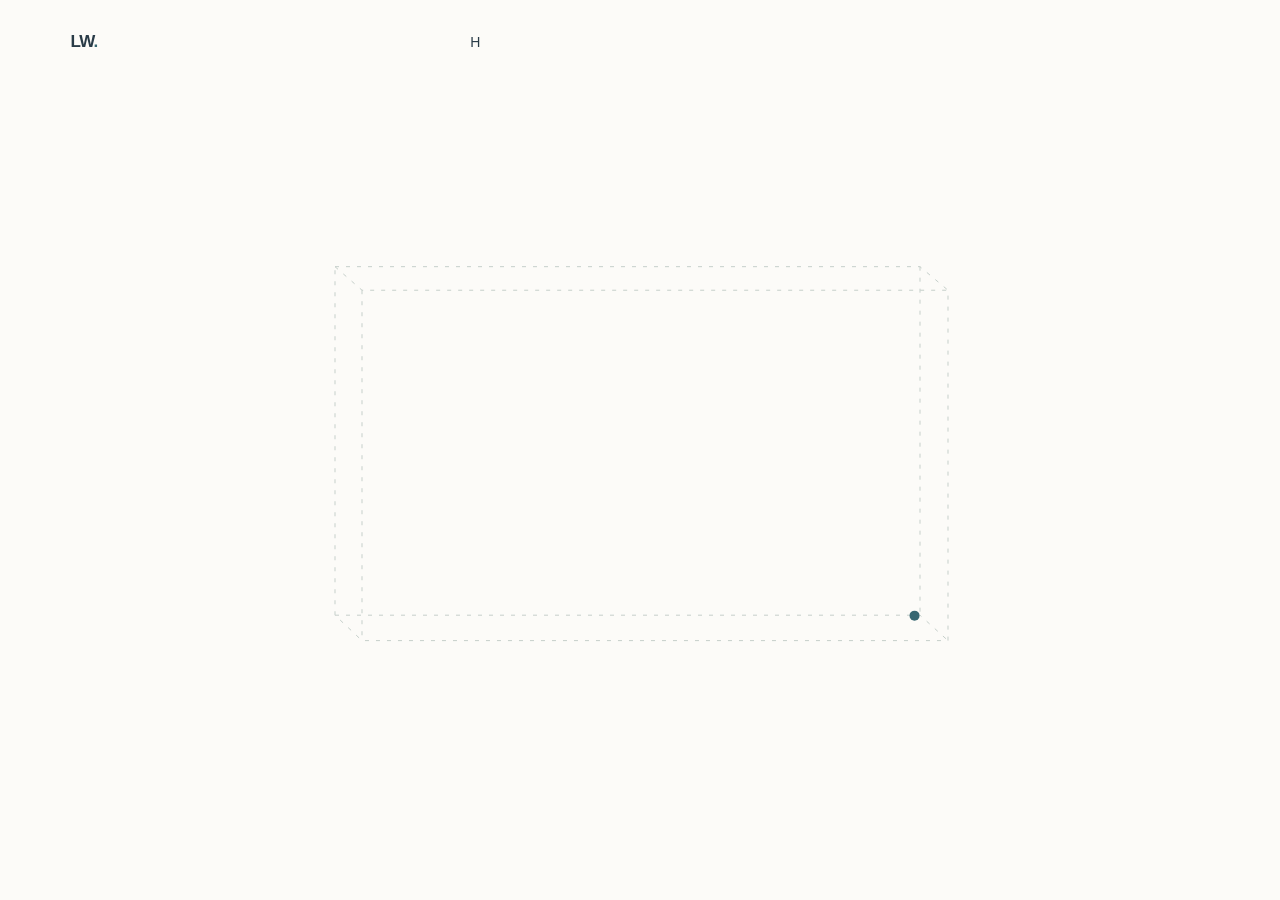
<file: versions/d.html>
<!doctype html>
<html lang="en">
<head>
<meta charset="utf-8">
<meta name="viewport" content="width=device-width, initial-scale=1">
<title>Lei Wang · Preview D</title>
<style>
html, body { width: 100%; height: 100%; margin: 0; overflow: hidden; background: #fcfbf8; }
iframe { display: block; width: 100%; height: 100%; border: 0; }
</style>
</head>
<body>
<iframe title="Lei Wang personal site · Preview D"></iframe>
<script>
const pages = {"en-home":"\u003c!doctype html>\n\u003chtml lang=\"en\">\n\u003chead>\n  \u003cmeta charset=\"utf-8\">\n  \u003cmeta name=\"viewport\" content=\"width=device-width, initial-scale=1\">\n  \u003cmeta name=\"description\" content=\"Lei Wang builds AI agents and full-stack applications. Explore selected projects in retrieval, conversational commerce, customer support, and agent tooling.\">\n  \u003cmeta property=\"og:type\" content=\"website\">\n  \u003cmeta property=\"og:title\" content=\"Lei Wang · AI Agents &amp; Full-Stack Engineering\">\n  \u003cmeta property=\"og:description\" content=\"Lei Wang builds AI agents and full-stack applications. Explore selected projects in retrieval, conversational commerce, customer support, and agent tooling.\">\n  \u003ctitle>Lei Wang · AI Agents &amp; Full-Stack Engineering\u003c/title>\n  \u003cbase href=\"about:srcdoc\">\n  \u003cstyle>\n:root {\n  color-scheme: light;\n  --paper: #fcfbf8;\n  --ink: #293b47;\n  --body: #575f64;\n  --muted: #677176;\n  --accent: #376772;\n  --line: #e1e3dd;\n  --wire: #c5cfca;\n  --mono: ui-monospace, SFMono-Regular, Consolas, monospace;\n}\n\n* { box-sizing: border-box; }\n\nbody {\n  display: flex;\n  flex-direction: column;\n  min-height: 100vh;\n  min-height: 100svh;\n  margin: 0;\n  color: var(--ink);\n  background: var(--paper);\n  font-family: -apple-system, BlinkMacSystemFont, \"Segoe UI\", \"PingFang SC\", \"Microsoft YaHei\", sans-serif;\n}\n\na { color: inherit; text-decoration: none; }\nbutton { font: inherit; }\na:focus-visible, button:focus-visible {\n  outline: 2px solid var(--accent);\n  outline-offset: 5px;\n}\n\n.visually-hidden,\n.skip-link:not(:focus) {\n  position: absolute;\n  width: 1px;\n  height: 1px;\n  overflow: hidden;\n  clip-path: inset(50%);\n  white-space: nowrap;\n}\n\n.skip-link:focus {\n  position: absolute;\n  z-index: 2;\n  top: 12px;\n  left: 12px;\n  padding: 12px;\n  background: var(--paper);\n}\n\n.site-header {\n  display: grid;\n  grid-template-columns: 1fr auto 1fr;\n  align-items: center;\n  min-height: 84px;\n  padding: 0 5.5%;\n}\n\n.wordmark {\n  justify-self: start;\n  padding: 10px 0;\n  font-size: 17px;\n  font-weight: 700;\n  letter-spacing: -.04em;\n}\n\n.wordmark span { color: var(--accent); }\n\n.site-nav,\n.language {\n  display: flex;\n  align-items: center;\n}\n\n.site-nav { gap: 36px; }\n.site-nav a {\n  position: relative;\n  padding: 14px 0;\n  color: var(--body);\n  font-size: 14px;\n}\n\n.site-nav a:hover,\n.site-nav [aria-current=\"page\"] { color: var(--ink); }\n\n.site-nav [aria-current=\"page\"]::after {\n  position: absolute;\n  bottom: 5px;\n  left: calc(50% - 2px);\n  width: 4px;\n  height: 4px;\n  border-radius: 50%;\n  background: var(--accent);\n  content: \"\";\n}\n\n.language {\n  justify-self: end;\n  gap: 8px;\n  font-size: 12px;\n  color: var(--muted);\n}\n\n.language a { padding: 12px 0; }\n.language [aria-current=\"true\"] { color: var(--ink); font-weight: 600; }\n.language a:hover { color: var(--accent); }\n\nmain { flex: 1; }\n\n.home-main {\n  display: grid;\n  place-items: center;\n  padding: 14px 24px 40px;\n}\n\n.nameplate {\n  position: relative;\n  width: min(100%, 660px);\n  padding: 82px 56px 66px;\n  text-align: center;\n}\n\n.wire {\n  position: absolute;\n  inset: 0;\n  width: 100%;\n  height: 100%;\n  color: var(--wire);\n  pointer-events: none;\n}\n\n.wire > path {\n  stroke: currentColor;\n  stroke-width: 1;\n  stroke-dasharray: 4 7;\n  vector-effect: non-scaling-stroke;\n}\n\n.wire-caption {\n  position: absolute;\n  top: 8.65%;\n  left: 8.9%;\n  padding: 0 9px;\n  transform: translateY(-50%);\n  background: var(--paper);\n  color: var(--muted);\n  font: 10px var(--mono);\n  letter-spacing: .11em;\n  text-transform: uppercase;\n}\n\n.nameplate h1 {\n  margin: 0;\n  font: 400 clamp(45px, 6.4vw, 50px)/1.05 Georgia, \"Times New Roman\", serif;\n  letter-spacing: -.045em;\n}\n\n.role {\n  display: flex;\n  align-items: center;\n  justify-content: center;\n  gap: 4px;\n  min-height: 44px;\n  margin-top: 17px;\n  color: var(--accent);\n  font: 16px/1.4 var(--mono);\n}\n\n.role-display { display: inline-flex; align-items: center; }\n\n.role-toggle {\n  display: grid;\n  flex: none;\n  place-items: center;\n  width: 32px;\n  height: 44px;\n  padding: 0;\n  border: 0;\n  border-radius: 4px;\n  color: var(--muted);\n  background: transparent;\n  cursor: pointer;\n}\n\n.role-toggle:hover { color: var(--accent); }\n.role-toggle[hidden], .play-icon, .role[data-paused=\"true\"] .pause-icon { display: none; }\n.role[data-paused=\"true\"] .play-icon { display: block; }\n\n.caret {\n  display: inline-block;\n  flex: none;\n  width: 1px;\n  height: 1.1em;\n  margin-left: 3px;\n  background: currentColor;\n  opacity: 0;\n}\n\n.role[data-running=\"true\"] .caret { animation: blink 1s step-end infinite; }\n@keyframes blink { 0%, 49% { opacity: 1; } }\n\n.intro {\n  max-width: 390px;\n  margin: 15px auto 0;\n  color: var(--body);\n  font-size: 14px;\n  line-height: 1.85;\n  text-wrap: pretty;\n}\n\n.intro span { display: block; }\n\n.socials {\n  display: flex;\n  justify-content: center;\n  gap: 33px;\n  margin: 37px 0 0;\n  padding: 0;\n  list-style: none;\n}\n\n.socials a {\n  display: grid;\n  justify-items: center;\n  gap: 9px;\n  color: var(--muted);\n  font: 11px var(--mono);\n}\n\n.social-icon {\n  display: grid;\n  place-items: center;\n  width: 46px;\n  height: 46px;\n  border: 1px solid var(--line);\n  border-radius: 50%;\n  color: var(--ink);\n  transition: color .18s, border-color .18s, transform .18s;\n}\n\n.socials a:hover .social-icon,\n.socials a:focus-visible .social-icon {\n  border-color: var(--accent);\n  color: var(--accent);\n  transform: translateY(-2px);\n}\n\n.social-icon svg { width: 20px; height: 20px; }\n.icon-cutout { fill: var(--paper); }\n\n.site-footer {\n  display: flex;\n  flex-wrap: wrap;\n  justify-content: space-between;\n  gap: 10px;\n  padding: 17px 5.5% 23px;\n  color: var(--muted);\n  font-size: 11px;\n}\n\n.home-footer {\n  display: grid;\n  grid-template-columns: 1fr auto 1fr;\n  align-items: center;\n  row-gap: 0;\n  padding-top: 4px;\n}\n\n/* Keep the launch hit area larger than the first footer row. */\n.home-footer .game-launch { margin-block: -8px; }\n\n.home-footer .motto { grid-column: 3; justify-self: end; }\n\n.home-footer .versions-link {\n  grid-column: 1;\n  grid-row: 2;\n  justify-self: start;\n  margin-top: 3px;\n  color: var(--accent);\n  text-decoration: underline;\n  text-underline-offset: .18em;\n}\n\n.game-launch,\n.inline-game button {\n  border: 0;\n  border-radius: 4px;\n  color: var(--muted);\n  background: transparent;\n  font: inherit;\n  cursor: pointer;\n}\n\n.game-launch {\n  display: grid;\n  place-items: center;\n  width: 44px;\n  height: 40px;\n  padding: 0;\n  touch-action: none;\n  user-select: none;\n}\n\n.game-launch:hover,\n.inline-game button:hover { color: var(--accent); }\n\n.game-launch[hidden],\n.inline-game[hidden] { display: none; }\n\n.game-active .game-launch,\n.entrance-active .game-launch,\n.entrance-pending .site-header,\n.entrance-pending .nameplate,\n.entrance-pending .home-footer { visibility: hidden; }\n\n.entrance-ball {\n  position: fixed;\n  z-index: 2;\n  top: -5px;\n  left: -5px;\n  width: 10px;\n  height: 10px;\n  border-radius: 50%;\n  background: var(--accent);\n  pointer-events: none;\n}\n\n.inline-game {\n  position: fixed;\n  z-index: 3;\n  inset: 0;\n  pointer-events: none;\n}\n\n.inline-game-canvas {\n  display: block;\n  width: 100%;\n  height: 100%;\n  outline: none;\n  pointer-events: auto;\n  touch-action: none;\n}\n\n.inline-game-hud {\n  position: absolute;\n  top: 10px;\n  right: 12px;\n  display: flex;\n  align-items: center;\n  gap: 6px;\n  color: var(--muted);\n  font: 11px var(--mono);\n}\n\n.inline-game button { pointer-events: auto; }\n\n.inline-game .inline-game-exit {\n  width: 32px;\n  height: 36px;\n  font-size: 21px;\n}\n\n.content {\n  width: min(780px, calc(100% - 56px));\n  margin: 0 auto;\n  padding: 72px 0 88px;\n}\n\n.eyebrow {\n  margin: 0 0 16px;\n  color: var(--muted);\n  font: 11px/1.5 var(--mono);\n  letter-spacing: .14em;\n  text-transform: uppercase;\n}\n\n.content h1 {\n  margin: 0 0 24px;\n  font: 400 clamp(35px, 5.2vw, 53px)/1.12 Georgia, \"Times New Roman\", \"Songti SC\", serif;\n  letter-spacing: -.033em;\n  text-wrap: balance;\n}\n\n.content p:not(.eyebrow) {\n  max-width: 64ch;\n  margin: 0 0 16px;\n  color: var(--body);\n  font-size: 15px;\n  line-height: 1.85;\n}\n\n.content p.lead { font-size: 17px; }\n\n.content-link {\n  display: inline-block;\n  margin-top: 14px;\n  padding-block: 6px;\n  color: var(--accent);\n  font-size: 14px;\n  text-decoration: underline;\n  text-underline-offset: 4px;\n}\n\n.entries {\n  margin: 32px 0 14px;\n  padding: 0;\n  list-style: none;\n}\n\n.entry {\n  display: grid;\n  grid-template-columns: 28px minmax(0, 1fr);\n  gap: 13px;\n  padding: 22px 0;\n  border-top: 1px solid var(--line);\n}\n\n.entry:last-child { border-bottom: 1px solid var(--line); }\n.entry-number { padding-top: 6px; color: var(--muted); font: 11px var(--mono); }\n.entry h2 { margin: 0 0 7px; font-size: 19px; font-weight: 550; overflow-wrap: anywhere; }\n.entry h2 a { display: flex; justify-content: space-between; align-items: baseline; gap: 12px; }\n.entry h2 a:hover { color: var(--accent); }\n.entry h2 a span { color: var(--accent); }\n.content p.entry-description { margin-bottom: 9px; }\n.content p.tags { margin-bottom: 0; font: 11px/1.65 var(--mono); color: var(--muted); }\n\n@media (max-width: 600px) {\n  .site-header {\n    grid-template-columns: auto minmax(0, 1fr) auto;\n    column-gap: clamp(9px, 3.5vw, 17px);\n    min-height: 68px;\n    padding: 0 20px;\n  }\n  .site-nav { justify-content: space-between; gap: 0; }\n  .site-nav a { font-size: 12px; }\n  .language { gap: 5px; font-size: 11px; }\n  .wordmark { font-size: 15px; }\n  .home-main { padding: 4px 16px 28px; }\n  .nameplate { padding: 72px 32px 60px; }\n  html[lang=\"en\"] .nameplate h1 { font-size: clamp(30px, 10vw, 45px); }\n  .wire-caption { padding: 0 6px; font-size: 8px; }\n  .role { font-size: clamp(12px, 3.5vw, 15px); }\n  .intro { font-size: 13px; }\n  .socials { gap: 23px; margin-top: 29px; }\n  .socials a { font-size: 10px; }\n  .site-footer { padding: 13px 20px 19px; font-size: 10px; }\n  .content { width: calc(100% - 44px); padding: 49px 0 64px; }\n  .entry { grid-template-columns: 22px minmax(0, 1fr); gap: 8px; }\n}\n\n@media (max-width: 355px) {\n  .site-header { padding-inline: 13px; }\n  .nameplate { padding-inline: 27px; }\n  .socials { gap: 16px; }\n}\n\n@media (max-width: 335px) {\n  html[lang=\"en\"] .site-header { grid-template-columns: minmax(0, 1fr) auto; }\n  html[lang=\"en\"] .site-nav { grid-column: 1 / -1; grid-row: 2; }\n  html[lang=\"en\"] .language { grid-column: 2; grid-row: 1; }\n}\n\n@media (orientation: landscape) and (max-height: 500px) {\n  .site-header:has(+ .home-main) { min-height: 48px; }\n  .home-main { padding: 0 18px 4px; }\n  .nameplate { padding-block: 48px 39px; }\n  html[lang] .nameplate h1 { font-size: clamp(30px, 10vh, 44px); }\n  .role { min-height: 36px; margin-top: 1px; }\n  .role-toggle { margin-block: -4px; }\n  .intro { max-width: 470px; margin-top: 4px; line-height: 1.55; }\n  .socials { gap: 23px; margin-top: 12px; }\n  .socials a { gap: 5px; }\n  .social-icon { width: 38px; height: 38px; }\n  .home-footer { padding-block: 4px 10px; }\n}\n\n@media (prefers-reduced-motion: reduce) {\n  .social-icon { transition: none; }\n  .role[data-running=\"true\"] .caret { animation: none; }\n}\n\n\u003c/style>\n  \u003cscript>\n(() => {\n  const root = document.documentElement;\n  const motion = matchMedia(\"(prefers-reduced-motion: reduce)\");\n  if (motion.matches || !CSS.supports(\"clip-path\", 'path(\"M0 0H1V1Z\")')) return;\n\n  const svgNamespace = \"http://www.w3.org/2000/svg\";\n  const ripple = false;\n  const outlineDuration = 1050;\n  const revealDuration = ripple ? 700 : 850;\n  const waveDuration = ripple ? 560 : 0;\n  let frameId;\n  let cleanUp = () => {};\n\n  root.classList.add(\"entrance-pending\");\n  const fallback = setTimeout(finish, 4000);\n  document.addEventListener(\"keydown\", finish);\n  window.addEventListener(\"resize\", finish);\n  motion.addEventListener(\"change\", finish);\n\n  function finish() {\n    if (!root.matches(\".entrance-pending, .entrance-active\")) return;\n    clearTimeout(fallback);\n    cancelAnimationFrame(frameId);\n    cleanUp();\n    root.classList.remove(\"entrance-pending\", \"entrance-active\");\n    document.removeEventListener(\"keydown\", finish);\n    window.removeEventListener(\"resize\", finish);\n    motion.removeEventListener(\"change\", finish);\n    document.dispatchEvent(new Event(\"siteentranceend\"));\n  }\n\n  function readingOrder(tiles) {\n    const rows = [];\n    for (const tile of tiles.sort((a, b) => a.y - b.y)) {\n      const row = rows.at(-1);\n      if (!row || tile.y - row[0].y > 8) rows.push([tile]);\n      else row.push(tile);\n    }\n    return rows.flatMap((row) => row.sort((a, b) => a.x - b.x));\n  }\n\n  function collectTiles(elements) {\n    const tiles = [];\n    const range = document.createRange();\n    for (const element of elements) {\n      const box = element.getBoundingClientRect();\n      if (!box.width || !box.height) continue;\n      const group = { element, paths: [], remaining: 0 };\n      const addTile = (rect) => {\n        if (!rect.width || !rect.height) return;\n        const x = rect.left - box.left;\n        const y = rect.top - box.top - 1;\n        const height = rect.height + 2;\n        tiles.push({\n          group,\n          x: rect.left,\n          y: rect.top + rect.height / 2,\n          path: `M${x} ${y}h${rect.width}v${height}h${-rect.width}Z`,\n        });\n        group.remaining++;\n      };\n\n      const walker = document.createTreeWalker(element, NodeFilter.SHOW_TEXT);\n      for (let node = walker.nextNode(); node; node = walker.nextNode()) {\n        let offset = 0;\n        for (const character of node.data) {\n          const start = offset;\n          offset += character.length;\n          if (!character.trim()) continue;\n          range.setStart(node, start);\n          range.setEnd(node, offset);\n          addTile(range.getBoundingClientRect());\n        }\n      }\n      if (!group.remaining) addTile(box);\n      element.style.clipPath = \"inset(0 100% 0 0)\";\n    }\n    return readingOrder(tiles);\n  }\n\n  function start() {\n    if (!root.classList.contains(\"entrance-pending\")) return;\n    const wire = document.querySelector(\".wire\");\n    const paths = Array.from(wire.children).filter((element) => element.matches(\"path\"));\n    const launchDot = document.querySelector(\"[data-game-launch] circle\");\n    const inner = \".wire-caption, .nameplate h1, .role-display, .role-toggle, .intro span, .socials a > span\";\n    const outer = \".wordmark, .site-nav a, .language > *, .home-footer > span, .home-footer > .versions-link\";\n    const elements = document.querySelectorAll(ripple ? inner : `${inner}, ${outer}`);\n    const bands = ripple ? Array.from(document.querySelectorAll(\".site-header, .home-footer\"), (element) => {\n      const box = element.getBoundingClientRect();\n      return { element, radiusX: box.width / 2, radiusY: box.height * 1.5 };\n    }) : [];\n    const mask = document.createElementNS(svgNamespace, \"mask\");\n    const trace = document.createElementNS(svgNamespace, \"path\");\n    const ball = document.createElement(\"span\");\n\n    cleanUp = () => {\n      for (const element of elements) element.style.removeProperty(\"clip-path\");\n      for (const { element } of bands) element.style.removeProperty(\"mask-image\");\n      for (const path of paths) path.removeAttribute(\"mask\");\n      mask.remove();\n      ball.remove();\n    };\n\n    mask.id = \"entrance-wire-mask\";\n    mask.setAttribute(\"maskUnits\", \"userSpaceOnUse\");\n    mask.setAttribute(\"x\", \"0\");\n    mask.setAttribute(\"y\", \"0\");\n    mask.setAttribute(\"width\", \"660\");\n    mask.setAttribute(\"height\", \"460\");\n    trace.setAttribute(\"d\", wire.dataset.trace);\n    trace.setAttribute(\"fill\", \"none\");\n    trace.setAttribute(\"stroke\", \"white\");\n    trace.setAttribute(\"stroke-width\", \"9\");\n    trace.setAttribute(\"stroke-linecap\", \"round\");\n    trace.setAttribute(\"stroke-linejoin\", \"round\");\n    mask.append(trace);\n    wire.append(mask);\n\n    const length = trace.getTotalLength();\n    trace.setAttribute(\"stroke-dasharray\", `${length} ${length}`);\n    trace.setAttribute(\"stroke-dashoffset\", String(length));\n    for (const path of paths) path.setAttribute(\"mask\", \"url(#entrance-wire-mask)\");\n\n    const tiles = collectTiles(elements);\n    for (const { element } of bands) element.style.maskImage = \"linear-gradient(transparent, transparent)\";\n    const matrix = wire.getScreenCTM();\n    const last = trace.getPointAtLength(length).matrixTransform(matrix);\n    const dot = launchDot.getBoundingClientRect();\n    const landing = { x: dot.left + dot.width / 2, y: dot.top + dot.height / 2 };\n    let shown = 0;\n    let startedAt;\n    ball.className = \"entrance-ball\";\n    ball.setAttribute(\"aria-hidden\", \"true\");\n    document.body.append(ball);\n    root.classList.replace(\"entrance-pending\", \"entrance-active\");\n\n    function tick(now) {\n      startedAt ??= now;\n      const elapsed = now - startedAt;\n      let x, y;\n      if (elapsed \u003c outlineDuration) {\n        const distance = length * elapsed / outlineDuration;\n        trace.setAttribute(\"stroke-dashoffset\", String(length - distance));\n        ({ x, y } = trace.getPointAtLength(distance).matrixTransform(matrix));\n      } else {\n        if (mask.isConnected) {\n          for (const path of paths) path.removeAttribute(\"mask\");\n          mask.remove();\n        }\n        const sinceOutline = elapsed - outlineDuration;\n        const reveal = Math.min(1, sinceOutline / revealDuration);\n        const count = Math.floor(reveal * tiles.length);\n        while (shown \u003c count) {\n          const { group, path } = tiles[shown++];\n          group.paths.push(path);\n          group.remaining--;\n          if (group.remaining) group.element.style.clipPath = `path(\"${group.paths.join(\" \")}\")`;\n          else group.element.style.removeProperty(\"clip-path\");\n        }\n        if (ripple && sinceOutline >= revealDuration) {\n          const progress = Math.min(1, (sinceOutline - revealDuration) / waveDuration);\n          const edge = progress * 120;\n          const solid = Math.max(0, edge - 13);\n          for (const { element, radiusX, radiusY } of bands) {\n            element.style.maskImage = `radial-gradient(ellipse ${radiusX}px ${radiusY}px at center, black ${solid}%, transparent ${edge}%)`;\n          }\n        }\n        const descent = Math.min(1, sinceOutline / (revealDuration + waveDuration));\n        x = last.x + (landing.x - last.x) * descent;\n        y = last.y + (landing.y - last.y) * descent ** 2;\n        if (descent === 1) {\n          finish();\n          return;\n        }\n      }\n\n      ball.style.transform = `translate(${x}px, ${y}px)`;\n      frameId = requestAnimationFrame(tick);\n    }\n\n    frameId = requestAnimationFrame(tick);\n  }\n\n  document.addEventListener(\"DOMContentLoaded\", () => {\n    function whenVisible() {\n      if (document.hidden) return;\n      document.removeEventListener(\"visibilitychange\", whenVisible);\n      requestAnimationFrame(() => {\n        try {\n          start();\n        } catch (error) {\n          finish();\n          console.error(\"Homepage entrance could not start\", error);\n        }\n      });\n    }\n    document.addEventListener(\"visibilitychange\", whenVisible);\n    whenVisible();\n  }, { once: true });\n})();\n\u003c/script>\n  \n  \n\u003c/head>\n\u003cbody>\n  \u003ca class=\"skip-link\" href=\"#main\">Skip to content\u003c/a>\n  \u003cheader class=\"site-header\">\n    \u003ca class=\"wordmark\" data-preview-route=\"en-home\" href=\"#en-home\" aria-label=\"Lei Wang home\">LW\u003cspan>.\u003c/span>\u003c/a>\n    \u003cnav class=\"site-nav\" aria-label=\"Main navigation\">\n      \u003ca data-preview-route=\"en-home\" href=\"#en-home\" aria-current=\"page\">Home\u003c/a>\n      \u003ca data-preview-route=\"en-about\" href=\"#en-about\">About\u003c/a>\n      \u003ca data-preview-route=\"en-projects\" href=\"#en-projects\">Projects\u003c/a>\n      \u003ca data-preview-route=\"en-skills\" href=\"#en-skills\">Skills\u003c/a>\n      \u003ca data-preview-route=\"en-focus\" href=\"#en-focus\">Focus\u003c/a>\n    \u003c/nav>\n    \u003cnav class=\"language\" aria-label=\"Language\">\n      \u003cspan aria-current=\"true\">EN\u003c/span>\u003cspan aria-hidden=\"true\">/\u003c/span>\u003ca data-preview-route=\"zh-home\" href=\"#zh-home\" lang=\"zh-CN\" hreflang=\"zh-CN\">中\u003c/a>\n    \u003c/nav>\n  \u003c/header>\n  \u003cmain class=\"home-main\" id=\"main\" tabindex=\"-1\">\n    \u003csection class=\"nameplate\" aria-labelledby=\"name\">\n      \u003csvg class=\"wire\" viewBox=\"0 0 660 460\" preserveAspectRatio=\"none\" fill=\"none\" aria-hidden=\"true\"\n           data-trace=\"M638 437V65L610 40H25V410L52 437H638L610 410H25V40L52 65V437V65H638L610 40V410\">\n        \u003cpath d=\"M25 40H610L638 65V437H52L25 410V40Z\"/>\n        \u003cpath d=\"M25 40 52 65H638M52 65V437M25 410H610L638 437M610 40V410\"/>\n      \u003c/svg>\n      \u003cspan class=\"wire-caption\">PARKING CODING POINT\u003c/span>\n      \u003ch1 id=\"name\" lang=\"en\">Lei (Leon) Wang\u003c/h1>\n      \u003cp class=\"visually-hidden\">AI Agent Engineer · LLM Application Engineer · Full-stack Developer\u003c/p>\n      \u003cdiv class=\"role\" data-titles=\"AI Agent Engineer|LLM Application Engineer|Full-stack Developer\">\n        \u003cspan class=\"role-display\" aria-hidden=\"true\">\n          \u003cspan data-role-text>AI Agent Engineer\u003c/span>\u003cspan class=\"caret\">\u003c/span>\n        \u003c/span>\n        \u003cbutton class=\"role-toggle\" type=\"button\" hidden data-role-toggle\n                aria-label=\"Pause job title animation\" data-pause=\"Pause job title animation\" data-resume=\"Resume job title animation\">\n          \u003csvg viewBox=\"0 0 16 16\" width=\"14\" height=\"14\" fill=\"currentColor\" aria-hidden=\"true\">\n            \u003cpath class=\"pause-icon\" d=\"M4 3h2v10H4zm6 0h2v10h-2z\"/>\n            \u003cpath class=\"play-icon\" d=\"M5 2.8 13 8l-8 5.2z\"/>\n          \u003c/svg>\n        \u003c/button>\n      \u003c/div>\n      \u003cp class=\"intro\">\n        \u003cspan>I build AI agents and systems for enterprise workflows.\u003c/span>\n        \u003cspan>I explore how to measure their reliability in practice.\u003c/span>\n      \u003c/p>\n      \u003cul class=\"socials\" aria-label=\"Contact links\">\n        \u003cli>\n          \u003ca href=\"mailto:leonlei.wang@outlook.com\">\n            \u003cspan class=\"social-icon\">\u003csvg viewBox=\"0 0 24 24\" aria-hidden=\"true\">\n              \u003crect x=\"1\" y=\"4\" width=\"22\" height=\"16\" rx=\"2.5\" fill=\"currentColor\"/>\n            \u003cpath d=\"m2 6 8.6 6.6a2.3 2.3 0 0 0 2.8 0L22 6\" fill=\"none\" stroke=\"var(--paper)\" stroke-width=\"1.5\" stroke-linecap=\"round\"/>\n            \u003c/svg>\u003c/span>\n            \u003cspan>Email\u003c/span>\n          \u003c/a>\n        \u003c/li>\n        \u003cli>\n          \u003ca target=\"_blank\" rel=\"noopener noreferrer\" href=\"https://github.com/leonleiwang\">\n            \u003cspan class=\"social-icon\">\u003csvg viewBox=\"0 0 24 24\" aria-hidden=\"true\">\n              \u003cpath fill=\"currentColor\" d=\"M12 .8a11.5 11.5 0 0 0-3.64 22.41c.58.11.79-.25.79-.55v-2.14c-3.2.7-3.88-1.36-3.88-1.36-.52-1.33-1.28-1.68-1.28-1.68-1.04-.71.08-.7.08-.7 1.15.08 1.75 1.18 1.75 1.18 1.02 1.75 2.68 1.24 3.34.95.1-.74.4-1.24.73-1.52-2.55-.29-5.23-1.28-5.23-5.69 0-1.25.45-2.28 1.18-3.08-.12-.29-.51-1.46.11-3.04 0 0 .96-.31 3.16 1.18A11.1 11.1 0 0 1 12 6.37c.98 0 1.96.13 2.88.39 2.2-1.49 3.16-1.18 3.16-1.18.62 1.58.23 2.75.11 3.04.74.8 1.18 1.83 1.18 3.08 0 4.42-2.69 5.4-5.25 5.68.41.36.78 1.06.78 2.14v3.14c0 .3.21.67.8.55A11.5 11.5 0 0 0 12 .8z\"/>\n            \u003c/svg>\u003c/span>\n            \u003cspan>GitHub\u003c/span>\n          \u003c/a>\n        \u003c/li>\n        \u003cli>\n          \u003ca target=\"_blank\" rel=\"noopener noreferrer\" href=\"https://www.linkedin.com/in/lei-wang-5a297428a/\">\n            \u003cspan class=\"social-icon\">\u003csvg viewBox=\"0 0 24 24\" aria-hidden=\"true\">\n              \u003crect x=\"2\" y=\"2\" width=\"20\" height=\"20\" rx=\"2\" fill=\"currentColor\"/>\n            \u003ccircle cx=\"6.5\" cy=\"7\" r=\"1.5\" class=\"icon-cutout\"/>\n            \u003cpath class=\"icon-cutout\" d=\"M5.2 9.5h2.6V19H5.2zm4.4 0h2.5v1.3c.6-1 1.5-1.6 2.9-1.6 2.7 0 3.4 1.8 3.4 4.4V19h-2.7v-4.8c0-1.4-.2-2.5-1.7-2.5s-1.8 1.1-1.8 2.5V19H9.6z\"/>\n            \u003c/svg>\u003c/span>\n            \u003cspan>LinkedIn\u003c/span>\n          \u003c/a>\n        \u003c/li>\n      \u003c/ul>\n    \u003c/section>\n  \u003c/main>\n  \u003cfooter class=\"site-footer home-footer\">\n    \u003cspan>© 2026 Lei Wang\u003c/span>\n    \u003cbutton class=\"game-launch\" type=\"button\" hidden data-game-launch\n            aria-label=\"Play Breakout\" title=\"Play Breakout\">\n      \u003csvg width=\"25\" height=\"16\" viewBox=\"0 0 25 16\" fill=\"currentColor\" aria-hidden=\"true\">\n        \u003ccircle cx=\"12.5\" cy=\"4\" r=\"2.3\"/>\n        \u003crect x=\"2\" y=\"10\" width=\"21\" height=\"2.6\" rx=\"1.3\"/>\n      \u003c/svg>\n    \u003c/button>\n    \u003cspan class=\"motto\" lang=\"la\">Scientia ac Labore\u003c/span>\n    \u003ca class=\"versions-link\" href=\"https://leonleiwang.github.io/versions/\" target=\"_top\">Versions\u003c/a>\n  \u003c/footer>\n  \u003cdiv class=\"inline-game\" hidden data-game\n       data-playing=\"Move the paddle with your mouse, drag, or use the arrow keys. Press Escape to exit.\"\n       data-ready=\"Click or press Space to serve.\"\n       data-won=\"Page cleared.\">\n    \u003ccanvas class=\"inline-game-canvas\" tabindex=\"-1\" aria-label=\"Inline Breakout\">\u003c/canvas>\n    \u003cdiv class=\"inline-game-hud\">\n      \u003cspan data-game-time aria-hidden=\"true\">00:00:00\u003c/span>\n      \u003cbutton type=\"button\" class=\"inline-game-exit\" data-game-exit aria-label=\"Exit Breakout\" title=\"Exit Breakout\">×\u003c/button>\n    \u003c/div>\n    \u003cspan class=\"visually-hidden\" role=\"status\" data-game-status>\u003c/span>\n  \u003c/div>\n\u003cscript>\nconst role = document.querySelector(\"[data-titles]\");\nconst roleText = role.querySelector(\"[data-role-text]\");\nconst roleToggle = role.querySelector(\"[data-role-toggle]\");\nconst titles = role.dataset.titles.split(\"|\");\nconst reducedMotion = window.matchMedia(\"(prefers-reduced-motion: reduce)\");\n\nlet current = 0;\nlet length = titles[0].length;\nlet deleting = true;\nlet paused = false;\nlet timer;\n\nfunction advance() {\n  const title = titles[current];\n  length += deleting ? -1 : 1;\n  roleText.textContent = title.slice(0, length);\n\n  if (deleting && length === 0) {\n    current = (current + 1) % titles.length;\n    deleting = false;\n    timer = window.setTimeout(advance, 220);\n  } else if (!deleting && length === title.length) {\n    deleting = true;\n    timer = window.setTimeout(advance, 2300);\n  } else {\n    timer = window.setTimeout(advance, deleting ? 44 : 82);\n  }\n}\n\nfunction syncAnimation() {\n  window.clearTimeout(timer);\n  const canAnimate = !reducedMotion.matches;\n  const opening = document.documentElement.matches(\".entrance-pending, .entrance-active\");\n  const running = canAnimate && !paused && !opening && !document.hidden &&\n    !document.body.classList.contains(\"game-active\");\n\n  roleToggle.hidden = !canAnimate;\n  role.dataset.running = String(running);\n  role.dataset.paused = String(paused);\n  const action = paused ? roleToggle.dataset.resume : roleToggle.dataset.pause;\n  roleToggle.setAttribute(\"aria-label\", action);\n  roleToggle.title = action;\n\n  if (!running) {\n    roleText.textContent = titles[current];\n    length = titles[current].length;\n    deleting = true;\n    return;\n  }\n\n  timer = window.setTimeout(advance, 2300);\n}\n\nroleToggle.addEventListener(\"click\", () => {\n  paused = !paused;\n  syncAnimation();\n});\ndocument.addEventListener(\"visibilitychange\", syncAnimation);\ndocument.addEventListener(\"inlinegamechange\", syncAnimation);\ndocument.addEventListener(\"siteentranceend\", syncAnimation);\nreducedMotion.addEventListener(\"change\", syncAnimation);\nsyncAnimation();\n\n\u003c/script>\n\u003cscript>\n(() => {\n  const game = document.querySelector(\"[data-game]\");\n  const canvas = game.querySelector(\"canvas\");\n  const context = canvas.getContext(\"2d\");\n  if (!context) return;\n\n  const nameplate = document.querySelector(\".nameplate\");\n  const launch = document.querySelector(\"[data-game-launch]\");\n  const exit = game.querySelector(\"[data-game-exit]\");\n  const clock = game.querySelector(\"[data-game-time]\");\n  const status = game.querySelector(\"[data-game-status]\");\n  const ballSpeed = 300;\n  const pressed = new Set();\n  const paddle = { x: 0, y: 0, width: 78, height: 6 };\n  const ball = { x: 0, y: 0, radius: 5, vx: 0, vy: 0 };\n\n  let width, height, origin, startedAt, lastFrame, frameId;\n  let targets = [];\n  const damaged = new Set();\n  let playing = false;\n  let pointer;\n\n  const clamp = (value, min, max) => Math.max(min, Math.min(max, value));\n\n  function onScreen(target) {\n    if (target.wire) {\n      const { from, to } = target;\n      return Math.max(from.x, to.x) > 0 && Math.min(from.x, to.x) \u003c width &&\n        Math.max(from.y, to.y) > 0 && Math.min(from.y, to.y) \u003c height;\n    }\n    return target.x + target.width > 0 && target.x \u003c width &&\n      target.y + target.height > 0 && target.y \u003c height;\n  }\n\n  function textTargets() {\n    const result = [];\n    const selector = \".wire-caption, h1, [data-role-text], .intro span, .socials a > span:not(.social-icon)\";\n    const range = document.createRange();\n    for (const element of nameplate.querySelectorAll(selector)) {\n      const node = element.firstChild;\n      if (!node || node.nodeType !== Node.TEXT_NODE) continue;\n      const health = element.matches(\"h1\") ? 2 : 1;\n      let offset = 0;\n      for (const character of node.data) {\n        const start = offset;\n        offset += character.length;\n        if (!character.trim()) continue;\n        range.setStart(node, start);\n        range.setEnd(node, offset);\n        const { x, y, width, height } = range.getBoundingClientRect();\n        if (width && height) result.push({ x, y, width, height, health });\n      }\n    }\n    for (const icon of nameplate.querySelectorAll(\".social-icon svg\")) {\n      const { x, y, width, height } = icon.getBoundingClientRect();\n      result.push({ x, y, width, height, health: 2 });\n    }\n    return result;\n  }\n\n  function wireTargets() {\n    const result = [];\n    for (const path of nameplate.querySelectorAll(\".wire path\")) {\n      const matrix = path.getScreenCTM();\n      const scale = Math.max(Math.hypot(matrix.a, matrix.b), Math.hypot(matrix.c, matrix.d));\n      const length = path.getTotalLength();\n      const step = 10 / scale;\n      let previous = path.getPointAtLength(0).matrixTransform(matrix);\n      for (let distance = step; distance \u003c length + step; distance += step) {\n        const point = path.getPointAtLength(Math.min(distance, length)).matrixTransform(matrix);\n        const size = Math.hypot(point.x - previous.x, point.y - previous.y);\n        // Do not create a target across a jump to another SVG subpath.\n        if (size > 0 && size \u003c= 11) result.push({ wire: true, from: previous, to: point, health: 1 });\n        previous = point;\n      }\n    }\n    return result;\n  }\n\n  function paintDamage() {\n    const marks = Array.from(damaged, (target) => {\n      if (target.wire) {\n        const { from, to } = target;\n        return `\u003cpath d=\"M${from.x - origin.x} ${from.y - origin.y}L${to.x - origin.x} ${to.y - origin.y}\" stroke=\"black\" stroke-width=\"3\"/>`;\n      }\n      const shade = target.health ? \"#b3b3b3\" : \"black\";\n      return `\u003crect x=\"${target.x - origin.x}\" y=\"${target.y - origin.y}\" width=\"${target.width}\" height=\"${target.height}\" fill=\"${shade}\"/>`;\n    }).join(\"\");\n    const mask = `\u003csvg xmlns=\"http://www.w3.org/2000/svg\" viewBox=\"0 0 ${origin.width} ${origin.height}\">\u003crect width=\"100%\" height=\"100%\" fill=\"white\"/>${marks}\u003c/svg>`;\n    nameplate.style.maskImage = `url(\"data:image/svg+xml,${encodeURIComponent(mask)}\")`;\n    nameplate.style.maskSize = \"100% 100%\";\n    nameplate.style.maskMode = \"luminance\";\n  }\n\n  function restoreNameplate() {\n    nameplate.style.removeProperty(\"mask-image\");\n    nameplate.style.removeProperty(\"mask-size\");\n    nameplate.style.removeProperty(\"mask-mode\");\n    damaged.clear();\n  }\n\n  function movePaddle(center) {\n    paddle.x = clamp(center - paddle.width / 2, 0, width - paddle.width);\n  }\n\n  function dockBall() {\n    ball.x = paddle.x + paddle.width / 2;\n    ball.y = paddle.y - ball.radius - 1;\n  }\n\n  function draw() {\n    context.clearRect(0, 0, width, height);\n    context.fillStyle = \"#293b47\";\n    context.beginPath();\n    context.roundRect(paddle.x, paddle.y, paddle.width, paddle.height, 3);\n    context.fill();\n    context.fillStyle = \"#376772\";\n    context.beginPath();\n    context.arc(ball.x, ball.y, ball.radius, 0, Math.PI * 2);\n    context.fill();\n  }\n\n  function nearestPoint(target) {\n    if (!target.wire) {\n      return {\n        x: clamp(ball.x, target.x, target.x + target.width),\n        y: clamp(ball.y, target.y, target.y + target.height),\n      };\n    }\n    const { from, to } = target;\n    const dx = to.x - from.x;\n    const dy = to.y - from.y;\n    const t = clamp(((ball.x - from.x) * dx + (ball.y - from.y) * dy) / (dx * dx + dy * dy), 0, 1);\n    return { x: from.x + t * dx, y: from.y + t * dy };\n  }\n\n  function advance(dt) {\n    const oldY = ball.y;\n    ball.x += ball.vx * dt;\n    ball.y += ball.vy * dt;\n\n    if (ball.x \u003c ball.radius || ball.x > width - ball.radius) {\n      ball.x = clamp(ball.x, ball.radius, width - ball.radius);\n      ball.vx *= -1;\n    }\n    if (ball.y \u003c ball.radius) {\n      ball.y = ball.radius;\n      ball.vy = Math.abs(ball.vy);\n    }\n\n    const atPaddle = oldY + ball.radius \u003c= paddle.y && ball.y + ball.radius >= paddle.y;\n    if (ball.vy > 0 && atPaddle && ball.x + ball.radius >= paddle.x &&\n        ball.x - ball.radius \u003c= paddle.x + paddle.width) {\n      const offset = clamp((ball.x - paddle.x) / paddle.width * 2 - 1, -1, 1);\n      const angle = offset * 0.98;\n      ball.y = paddle.y - ball.radius;\n      ball.vx = Math.sin(angle) * ballSpeed;\n      ball.vy = -Math.cos(angle) * ballSpeed;\n    }\n\n    for (const target of targets) {\n      if (target.health === 0) continue;\n      const point = nearestPoint(target);\n      const dx = ball.x - point.x;\n      const dy = ball.y - point.y;\n      const distance = Math.hypot(dx, dy);\n      if (distance === 0 || distance > ball.radius) continue;\n      const nx = dx / distance;\n      const ny = dy / distance;\n      const approach = ball.vx * nx + ball.vy * ny;\n      if (approach >= 0) continue;\n\n      // Separate the ball from this surface before the next physics step.\n      ball.x = point.x + nx * (ball.radius + 0.05);\n      ball.y = point.y + ny * (ball.radius + 0.05);\n      ball.vx -= 2 * approach * nx;\n      ball.vy -= 2 * approach * ny;\n      target.health--;\n      damaged.add(target);\n      return true;\n    }\n    return false;\n  }\n\n  function waitForServe() {\n    playing = false;\n    game.dataset.phase = \"ready\";\n    status.textContent = game.dataset.ready;\n    dockBall();\n  }\n\n  function serve() {\n    dockBall();\n    const aim = targets.filter((target) => !target.wire && target.health > 0 &&\n      target.y \u003c ball.y && Math.abs(target.x + target.width / 2 - ball.x) \u003c 32)\n      .sort((a, b) => b.y - a.y)[0];\n    const angle = aim\n      ? Math.atan2(aim.x + aim.width / 2 - ball.x, ball.y - aim.y)\n      : (ball.x > width / 2 ? -0.32 : 0.32);\n    ball.vx = Math.sin(angle) * ballSpeed;\n    ball.vy = -Math.cos(angle) * ballSpeed;\n    startedAt ??= performance.now();\n    playing = true;\n    game.dataset.phase = \"playing\";\n    status.textContent = game.dataset.playing;\n  }\n\n  function tick(now) {\n    const dt = Math.min((now - lastFrame) / 1000, 0.032);\n    lastFrame = now;\n    const direction = Number(pressed.has(\"ArrowRight\")) - Number(pressed.has(\"ArrowLeft\"));\n    if (direction) movePaddle(paddle.x + paddle.width / 2 + direction * 470 * dt);\n\n    if (playing) {\n      let hit = false;\n      const steps = Math.max(1, Math.ceil(dt * 240));\n      for (let i = 0; i \u003c steps; i++) {\n        if (advance(dt / steps)) hit = true;\n      }\n      if (hit) paintDamage();\n      if (hit && targets.every((target) => target.health === 0)) {\n        playing = false;\n        game.dataset.phase = \"complete\";\n        status.textContent = game.dataset.won;\n      } else if (ball.y - ball.radius > height) {\n        waitForServe();\n      }\n    } else {\n      dockBall();\n    }\n    draw();\n\n    if (startedAt !== undefined) {\n      const centiseconds = Math.floor(Math.max(0, now - startedAt) / 10);\n      const fields = [Math.floor(centiseconds / 6000), Math.floor(centiseconds / 100) % 60, centiseconds % 100];\n      clock.textContent = fields.map((field) => String(field).padStart(2, \"0\")).join(\":\");\n    }\n\n    if (game.dataset.phase !== \"complete\") frameId = requestAnimationFrame(tick);\n  }\n\n  function openGame() {\n    cancelAnimationFrame(frameId);\n    restoreNameplate();\n    pressed.clear();\n    pointer = undefined;\n    document.body.classList.add(\"game-active\");\n    document.dispatchEvent(new Event(\"inlinegamechange\"));\n    game.hidden = false;\n\n    const view = canvas.getBoundingClientRect();\n    width = view.width;\n    height = view.height;\n    const ratio = Math.min(window.devicePixelRatio || 1, 2);\n    canvas.width = Math.round(width * ratio);\n    canvas.height = Math.round(height * ratio);\n    context.setTransform(ratio, 0, 0, ratio, 0, 0);\n\n    origin = nameplate.getBoundingClientRect();\n    targets = [...wireTargets(), ...textTargets()].filter(onScreen);\n    const footerButton = launch.getBoundingClientRect();\n    paddle.y = clamp(footerButton.top + footerButton.height / 2 + 3, height - 72, height - 28);\n    movePaddle(width / 2);\n    waitForServe();\n    clock.textContent = \"00:00:00\";\n    canvas.focus({ preventScroll: true });\n    startedAt = undefined;\n    lastFrame = performance.now();\n    draw();\n    frameId = requestAnimationFrame(tick);\n  }\n\n  function stop(returnFocus = false) {\n    if (game.hidden) return;\n    cancelAnimationFrame(frameId);\n    playing = false;\n    pressed.clear();\n    pointer = undefined;\n    game.hidden = true;\n    restoreNameplate();\n    document.body.classList.remove(\"game-active\");\n    document.dispatchEvent(new Event(\"inlinegamechange\"));\n    if (returnFocus) launch.focus({ preventScroll: true });\n  }\n\n  function startGesture(event) {\n    if (event.button !== 0 || !event.isPrimary || pointer || game.dataset.phase === \"complete\") return;\n    pointer = {\n      id: event.pointerId,\n      x: event.clientX,\n      y: event.clientY,\n      ready: game.dataset.phase === \"ready\",\n      dragged: false,\n    };\n    canvas.setPointerCapture(event.pointerId);\n  }\n\n  function moveGesture(event) {\n    if (pointer?.id !== event.pointerId) {\n      if (playing && event.pointerType === \"mouse\" && !pointer) movePaddle(event.clientX);\n      return;\n    }\n    if (Math.hypot(event.clientX - pointer.x, event.clientY - pointer.y) > 6) pointer.dragged = true;\n    if (pointer.dragged) movePaddle(event.clientX);\n  }\n\n  launch.addEventListener(\"pointerdown\", (event) => {\n    if (event.button !== 0 || !event.isPrimary || !game.hidden) return;\n    openGame();\n    startGesture(event);\n  });\n  launch.addEventListener(\"click\", (event) => {\n    // Keyboard and assistive activation do not generate pointer events.\n    if (event.detail === 0 && game.hidden) {\n      openGame();\n      serve();\n    }\n  });\n  exit.addEventListener(\"click\", () => stop(true));\n  canvas.addEventListener(\"pointermove\", moveGesture);\n  canvas.addEventListener(\"pointerdown\", startGesture);\n  canvas.addEventListener(\"pointerup\", (event) => {\n    if (pointer?.id !== event.pointerId) return;\n    moveGesture(event);\n    if (pointer.ready && !pointer.dragged && game.dataset.phase === \"ready\") serve();\n    pointer = undefined;\n  });\n  function clearGesture(event) {\n    if (pointer?.id === event.pointerId) pointer = undefined;\n  }\n  canvas.addEventListener(\"pointercancel\", clearGesture);\n  canvas.addEventListener(\"lostpointercapture\", clearGesture);\n  document.addEventListener(\"keydown\", (event) => {\n    if (game.hidden) return;\n    if (event.key === \"Escape\") {\n      event.preventDefault();\n      stop(true);\n    } else if (game.dataset.phase !== \"complete\" && (event.key === \"ArrowLeft\" || event.key === \"ArrowRight\")) {\n      event.preventDefault();\n      pressed.add(event.key);\n    } else if (event.target === canvas && game.dataset.phase === \"ready\" &&\n               (event.key === \" \" || event.key === \"Enter\")) {\n      event.preventDefault();\n      if (!event.repeat) serve();\n    }\n  });\n  document.addEventListener(\"keyup\", (event) => pressed.delete(event.key));\n  window.addEventListener(\"blur\", () => pressed.clear());\n  window.addEventListener(\"resize\", () => stop());\n  window.addEventListener(\"scroll\", () => stop(), { passive: true });\n\n  launch.hidden = false;\n})();\n\u003c/script>\n\u003cscript>\ndocument.addEventListener(\"click\", (event) => {\n  const link = event.target.closest(\"a[data-preview-route]\");\n  if (!link) return;\n  event.preventDefault();\n  parent.postMessage({ type: \"lei-wang-preview-route\", route: link.dataset.previewRoute }, \"*\");\n});\n\u003c/script>\n\n\u003c/body>\n\u003c/html>\n\n","en-about":"\u003c!doctype html>\n\u003chtml lang=\"en\">\n\u003chead>\n  \u003cmeta charset=\"utf-8\">\n  \u003cmeta name=\"viewport\" content=\"width=device-width, initial-scale=1\">\n  \u003cmeta name=\"description\" content=\"Meet Lei Wang, an engineer working on AI agents, retrieval-augmented generation, and full-stack applications.\">\n  \u003cmeta property=\"og:type\" content=\"website\">\n  \u003cmeta property=\"og:title\" content=\"About · Lei Wang\">\n  \u003cmeta property=\"og:description\" content=\"Meet Lei Wang, an engineer working on AI agents, retrieval-augmented generation, and full-stack applications.\">\n  \u003ctitle>About · Lei Wang\u003c/title>\n  \u003cbase href=\"about:srcdoc\">\n  \u003cstyle>\n:root {\n  color-scheme: light;\n  --paper: #fcfbf8;\n  --ink: #293b47;\n  --body: #575f64;\n  --muted: #677176;\n  --accent: #376772;\n  --line: #e1e3dd;\n  --wire: #c5cfca;\n  --mono: ui-monospace, SFMono-Regular, Consolas, monospace;\n}\n\n* { box-sizing: border-box; }\n\nbody {\n  display: flex;\n  flex-direction: column;\n  min-height: 100vh;\n  min-height: 100svh;\n  margin: 0;\n  color: var(--ink);\n  background: var(--paper);\n  font-family: -apple-system, BlinkMacSystemFont, \"Segoe UI\", \"PingFang SC\", \"Microsoft YaHei\", sans-serif;\n}\n\na { color: inherit; text-decoration: none; }\nbutton { font: inherit; }\na:focus-visible, button:focus-visible {\n  outline: 2px solid var(--accent);\n  outline-offset: 5px;\n}\n\n.visually-hidden,\n.skip-link:not(:focus) {\n  position: absolute;\n  width: 1px;\n  height: 1px;\n  overflow: hidden;\n  clip-path: inset(50%);\n  white-space: nowrap;\n}\n\n.skip-link:focus {\n  position: absolute;\n  z-index: 2;\n  top: 12px;\n  left: 12px;\n  padding: 12px;\n  background: var(--paper);\n}\n\n.site-header {\n  display: grid;\n  grid-template-columns: 1fr auto 1fr;\n  align-items: center;\n  min-height: 84px;\n  padding: 0 5.5%;\n}\n\n.wordmark {\n  justify-self: start;\n  padding: 10px 0;\n  font-size: 17px;\n  font-weight: 700;\n  letter-spacing: -.04em;\n}\n\n.wordmark span { color: var(--accent); }\n\n.site-nav,\n.language {\n  display: flex;\n  align-items: center;\n}\n\n.site-nav { gap: 36px; }\n.site-nav a {\n  position: relative;\n  padding: 14px 0;\n  color: var(--body);\n  font-size: 14px;\n}\n\n.site-nav a:hover,\n.site-nav [aria-current=\"page\"] { color: var(--ink); }\n\n.site-nav [aria-current=\"page\"]::after {\n  position: absolute;\n  bottom: 5px;\n  left: calc(50% - 2px);\n  width: 4px;\n  height: 4px;\n  border-radius: 50%;\n  background: var(--accent);\n  content: \"\";\n}\n\n.language {\n  justify-self: end;\n  gap: 8px;\n  font-size: 12px;\n  color: var(--muted);\n}\n\n.language a { padding: 12px 0; }\n.language [aria-current=\"true\"] { color: var(--ink); font-weight: 600; }\n.language a:hover { color: var(--accent); }\n\nmain { flex: 1; }\n\n.home-main {\n  display: grid;\n  place-items: center;\n  padding: 14px 24px 40px;\n}\n\n.nameplate {\n  position: relative;\n  width: min(100%, 660px);\n  padding: 82px 56px 66px;\n  text-align: center;\n}\n\n.wire {\n  position: absolute;\n  inset: 0;\n  width: 100%;\n  height: 100%;\n  color: var(--wire);\n  pointer-events: none;\n}\n\n.wire > path {\n  stroke: currentColor;\n  stroke-width: 1;\n  stroke-dasharray: 4 7;\n  vector-effect: non-scaling-stroke;\n}\n\n.wire-caption {\n  position: absolute;\n  top: 8.65%;\n  left: 8.9%;\n  padding: 0 9px;\n  transform: translateY(-50%);\n  background: var(--paper);\n  color: var(--muted);\n  font: 10px var(--mono);\n  letter-spacing: .11em;\n  text-transform: uppercase;\n}\n\n.nameplate h1 {\n  margin: 0;\n  font: 400 clamp(45px, 6.4vw, 66px)/1.05 Georgia, \"Times New Roman\", serif;\n  letter-spacing: -.045em;\n}\n\n.role {\n  display: flex;\n  align-items: center;\n  justify-content: center;\n  gap: 4px;\n  min-height: 44px;\n  margin-top: 17px;\n  color: var(--accent);\n  font: 16px/1.4 var(--mono);\n}\n\n.role-display { display: inline-flex; align-items: center; }\n\n.role-toggle {\n  display: grid;\n  flex: none;\n  place-items: center;\n  width: 32px;\n  height: 44px;\n  padding: 0;\n  border: 0;\n  border-radius: 4px;\n  color: var(--muted);\n  background: transparent;\n  cursor: pointer;\n}\n\n.role-toggle:hover { color: var(--accent); }\n.role-toggle[hidden], .play-icon, .role[data-paused=\"true\"] .pause-icon { display: none; }\n.role[data-paused=\"true\"] .play-icon { display: block; }\n\n.caret {\n  display: inline-block;\n  flex: none;\n  width: 1px;\n  height: 1.1em;\n  margin-left: 3px;\n  background: currentColor;\n  opacity: 0;\n}\n\n.role[data-running=\"true\"] .caret { animation: blink 1s step-end infinite; }\n@keyframes blink { 0%, 49% { opacity: 1; } }\n\n.intro {\n  max-width: 390px;\n  margin: 15px auto 0;\n  color: var(--body);\n  font-size: 14px;\n  line-height: 1.85;\n  text-wrap: pretty;\n}\n\n.intro span { display: block; }\n\n.socials {\n  display: flex;\n  justify-content: center;\n  gap: 33px;\n  margin: 37px 0 0;\n  padding: 0;\n  list-style: none;\n}\n\n.socials a {\n  display: grid;\n  justify-items: center;\n  gap: 9px;\n  color: var(--muted);\n  font: 11px var(--mono);\n}\n\n.social-icon {\n  display: grid;\n  place-items: center;\n  width: 46px;\n  height: 46px;\n  border: 1px solid var(--line);\n  border-radius: 50%;\n  color: var(--ink);\n  transition: color .18s, border-color .18s, transform .18s;\n}\n\n.socials a:hover .social-icon,\n.socials a:focus-visible .social-icon {\n  border-color: var(--accent);\n  color: var(--accent);\n  transform: translateY(-2px);\n}\n\n.social-icon svg { width: 20px; height: 20px; }\n.icon-cutout { fill: var(--paper); }\n\n.site-footer {\n  display: flex;\n  flex-wrap: wrap;\n  justify-content: space-between;\n  gap: 10px;\n  padding: 17px 5.5% 23px;\n  color: var(--muted);\n  font-size: 11px;\n}\n\n.home-footer {\n  display: grid;\n  grid-template-columns: 1fr auto 1fr;\n  align-items: center;\n  padding-top: 4px;\n}\n\n.home-footer .motto { grid-column: 3; justify-self: end; }\n\n.game-launch,\n.inline-game button {\n  border: 0;\n  border-radius: 4px;\n  color: var(--muted);\n  background: transparent;\n  font: inherit;\n  cursor: pointer;\n}\n\n.game-launch {\n  display: grid;\n  place-items: center;\n  width: 44px;\n  height: 40px;\n  padding: 0;\n  touch-action: none;\n  user-select: none;\n}\n\n.game-launch:hover,\n.inline-game button:hover { color: var(--accent); }\n\n.game-launch[hidden],\n.inline-game[hidden] { display: none; }\n\n.game-active .game-launch,\n.entrance-active .game-launch,\n.entrance-pending .site-header,\n.entrance-pending .nameplate,\n.entrance-pending .home-footer { visibility: hidden; }\n\n.entrance-ball {\n  position: fixed;\n  z-index: 2;\n  top: -5px;\n  left: -5px;\n  width: 10px;\n  height: 10px;\n  border-radius: 50%;\n  background: var(--accent);\n  pointer-events: none;\n}\n\n.inline-game {\n  position: fixed;\n  z-index: 3;\n  inset: 0;\n  pointer-events: none;\n}\n\n.inline-game-canvas {\n  display: block;\n  width: 100%;\n  height: 100%;\n  outline: none;\n  pointer-events: auto;\n  touch-action: none;\n}\n\n.inline-game-hud {\n  position: absolute;\n  top: 10px;\n  right: 12px;\n  display: flex;\n  align-items: center;\n  gap: 6px;\n  color: var(--muted);\n  font: 11px var(--mono);\n}\n\n.inline-game button { pointer-events: auto; }\n\n.inline-game .inline-game-exit {\n  width: 32px;\n  height: 36px;\n  font-size: 21px;\n}\n\n.content {\n  width: min(780px, calc(100% - 56px));\n  margin: 0 auto;\n  padding: 72px 0 88px;\n}\n\n.eyebrow {\n  margin: 0 0 16px;\n  color: var(--muted);\n  font: 11px/1.5 var(--mono);\n  letter-spacing: .14em;\n  text-transform: uppercase;\n}\n\n.content h1 {\n  margin: 0 0 24px;\n  font: 400 clamp(35px, 5.2vw, 53px)/1.12 Georgia, \"Times New Roman\", \"Songti SC\", serif;\n  letter-spacing: -.033em;\n  text-wrap: balance;\n}\n\n.content p:not(.eyebrow) {\n  max-width: 64ch;\n  margin: 0 0 16px;\n  color: var(--body);\n  font-size: 15px;\n  line-height: 1.85;\n}\n\n.content p.lead { font-size: 17px; }\n\n.content-link {\n  display: inline-block;\n  margin-top: 14px;\n  padding-block: 6px;\n  color: var(--accent);\n  font-size: 14px;\n  text-decoration: underline;\n  text-underline-offset: 4px;\n}\n\n.entries {\n  margin: 32px 0 14px;\n  padding: 0;\n  list-style: none;\n}\n\n.entry {\n  display: grid;\n  grid-template-columns: 28px minmax(0, 1fr);\n  gap: 13px;\n  padding: 22px 0;\n  border-top: 1px solid var(--line);\n}\n\n.entry:last-child { border-bottom: 1px solid var(--line); }\n.entry-number { padding-top: 6px; color: var(--muted); font: 11px var(--mono); }\n.entry h2 { margin: 0 0 7px; font-size: 19px; font-weight: 550; overflow-wrap: anywhere; }\n.entry h2 a { display: flex; justify-content: space-between; align-items: baseline; gap: 12px; }\n.entry h2 a:hover { color: var(--accent); }\n.entry h2 a span { color: var(--accent); }\n.content p.entry-description { margin-bottom: 9px; }\n.content p.tags { margin-bottom: 0; font: 11px/1.65 var(--mono); color: var(--muted); }\n\n@media (max-width: 600px) {\n  .site-header {\n    grid-template-columns: auto minmax(0, 1fr) auto;\n    column-gap: clamp(9px, 3.5vw, 17px);\n    min-height: 68px;\n    padding: 0 20px;\n  }\n  .site-nav { justify-content: space-between; gap: 0; }\n  .site-nav a { font-size: 12px; }\n  .language { gap: 5px; font-size: 11px; }\n  .wordmark { font-size: 15px; }\n  .home-main { padding: 4px 16px 28px; }\n  .nameplate { padding: 72px 32px 60px; }\n  .wire-caption { padding: 0 6px; font-size: 8px; }\n  .role { font-size: clamp(12px, 3.5vw, 15px); }\n  .intro { font-size: 13px; }\n  .socials { gap: 23px; margin-top: 29px; }\n  .socials a { font-size: 10px; }\n  .site-footer { padding: 13px 20px 19px; font-size: 10px; }\n  .content { width: calc(100% - 44px); padding: 49px 0 64px; }\n  .entry { grid-template-columns: 22px minmax(0, 1fr); gap: 8px; }\n}\n\n@media (max-width: 355px) {\n  .site-header { padding-inline: 13px; }\n  .nameplate { padding-inline: 27px; }\n  .socials { gap: 16px; }\n}\n\n@media (max-width: 335px) {\n  html[lang=\"en\"] .site-header { grid-template-columns: minmax(0, 1fr) auto; }\n  html[lang=\"en\"] .site-nav { grid-column: 1 / -1; grid-row: 2; }\n  html[lang=\"en\"] .language { grid-column: 2; grid-row: 1; }\n}\n\n@media (prefers-reduced-motion: reduce) {\n  .social-icon { transition: none; }\n  .role[data-running=\"true\"] .caret { animation: none; }\n}\n\n\u003c/style>\n\u003c/head>\n\u003cbody>\n  \u003ca class=\"skip-link\" href=\"#main\">Skip to content\u003c/a>\n  \u003cheader class=\"site-header\">\n    \u003ca class=\"wordmark\" data-preview-route=\"en-home\" href=\"#en-home\" aria-label=\"Lei Wang home\">LW\u003cspan>.\u003c/span>\u003c/a>\n    \u003cnav class=\"site-nav\" aria-label=\"Main navigation\">\n      \u003ca data-preview-route=\"en-home\" href=\"#en-home\">Home\u003c/a>\n      \u003ca data-preview-route=\"en-about\" href=\"#en-about\" aria-current=\"page\">About\u003c/a>\n      \u003ca data-preview-route=\"en-projects\" href=\"#en-projects\">Projects\u003c/a>\n      \u003ca data-preview-route=\"en-skills\" href=\"#en-skills\">Skills\u003c/a>\n      \u003ca data-preview-route=\"en-focus\" href=\"#en-focus\">Focus\u003c/a>\n    \u003c/nav>\n    \u003cnav class=\"language\" aria-label=\"Language\">\n      \u003cspan aria-current=\"true\">EN\u003c/span>\u003cspan aria-hidden=\"true\">/\u003c/span>\u003ca data-preview-route=\"zh-about\" href=\"#zh-about\" lang=\"zh-CN\" hreflang=\"zh-CN\">中\u003c/a>\n    \u003c/nav>\n  \u003c/header>\n  \u003cmain class=\"content\" id=\"main\" tabindex=\"-1\">\n    \u003cp class=\"eyebrow\">A little context\u003c/p>\n    \u003ch1>Hello, I’m Lei.\u003c/h1>\n    \u003cp class=\"lead\">I work on AI agents, retrieval-augmented generation, and the full-stack systems around them.\u003c/p>\n    \u003cp>My projects explore conversational commerce, customer support, and reusable agent tooling. I’m interested in how models use tools, how answers connect to evidence, and how evaluation helps us understand a system’s behavior.\u003c/p>\n    \u003cp>I enjoy working across the whole application, from workflows and interfaces to backend services, data, and the agent runtime.\u003c/p>\n    \u003cp>I’m open to conversations about engineering roles, project collaborations, and related research or PhD opportunities.\u003c/p>\n    \u003ca class=\"content-link\" href=\"mailto:leonlei.wang@outlook.com\">Get in touch \u003cspan aria-hidden=\"true\">↗\u003c/span>\u003c/a>\n  \u003c/main>\n  \u003cfooter class=\"site-footer\">\n    \u003cspan>© 2026 Lei Wang\u003c/span>\n    \u003cspan class=\"motto\" lang=\"la\">Scientia ac Labore\u003c/span>\n  \u003c/footer>\n\n\u003cscript>\ndocument.addEventListener(\"click\", (event) => {\n  const link = event.target.closest(\"a[data-preview-route]\");\n  if (!link) return;\n  event.preventDefault();\n  parent.postMessage({ type: \"lei-wang-preview-route\", route: link.dataset.previewRoute }, \"*\");\n});\n\u003c/script>\n\n\u003c/body>\n\u003c/html>\n\n","en-projects":"\u003c!doctype html>\n\u003chtml lang=\"en\">\n\u003chead>\n  \u003cmeta charset=\"utf-8\">\n  \u003cmeta name=\"viewport\" content=\"width=device-width, initial-scale=1\">\n  \u003cmeta name=\"description\" content=\"Selected projects by Lei Wang: ShopMind AI, ContactFlow AI, recruiter-na-codexharness, and codexharness-im.\">\n  \u003cmeta property=\"og:type\" content=\"website\">\n  \u003cmeta property=\"og:title\" content=\"Projects · Lei Wang\">\n  \u003cmeta property=\"og:description\" content=\"Selected projects by Lei Wang: ShopMind AI, ContactFlow AI, recruiter-na-codexharness, and codexharness-im.\">\n  \u003ctitle>Projects · Lei Wang\u003c/title>\n  \u003cbase href=\"about:srcdoc\">\n  \u003cstyle>\n:root {\n  color-scheme: light;\n  --paper: #fcfbf8;\n  --ink: #293b47;\n  --body: #575f64;\n  --muted: #677176;\n  --accent: #376772;\n  --line: #e1e3dd;\n  --wire: #c5cfca;\n  --mono: ui-monospace, SFMono-Regular, Consolas, monospace;\n}\n\n* { box-sizing: border-box; }\n\nbody {\n  display: flex;\n  flex-direction: column;\n  min-height: 100vh;\n  min-height: 100svh;\n  margin: 0;\n  color: var(--ink);\n  background: var(--paper);\n  font-family: -apple-system, BlinkMacSystemFont, \"Segoe UI\", \"PingFang SC\", \"Microsoft YaHei\", sans-serif;\n}\n\na { color: inherit; text-decoration: none; }\nbutton { font: inherit; }\na:focus-visible, button:focus-visible {\n  outline: 2px solid var(--accent);\n  outline-offset: 5px;\n}\n\n.visually-hidden,\n.skip-link:not(:focus) {\n  position: absolute;\n  width: 1px;\n  height: 1px;\n  overflow: hidden;\n  clip-path: inset(50%);\n  white-space: nowrap;\n}\n\n.skip-link:focus {\n  position: absolute;\n  z-index: 2;\n  top: 12px;\n  left: 12px;\n  padding: 12px;\n  background: var(--paper);\n}\n\n.site-header {\n  display: grid;\n  grid-template-columns: 1fr auto 1fr;\n  align-items: center;\n  min-height: 84px;\n  padding: 0 5.5%;\n}\n\n.wordmark {\n  justify-self: start;\n  padding: 10px 0;\n  font-size: 17px;\n  font-weight: 700;\n  letter-spacing: -.04em;\n}\n\n.wordmark span { color: var(--accent); }\n\n.site-nav,\n.language {\n  display: flex;\n  align-items: center;\n}\n\n.site-nav { gap: 36px; }\n.site-nav a {\n  position: relative;\n  padding: 14px 0;\n  color: var(--body);\n  font-size: 14px;\n}\n\n.site-nav a:hover,\n.site-nav [aria-current=\"page\"] { color: var(--ink); }\n\n.site-nav [aria-current=\"page\"]::after {\n  position: absolute;\n  bottom: 5px;\n  left: calc(50% - 2px);\n  width: 4px;\n  height: 4px;\n  border-radius: 50%;\n  background: var(--accent);\n  content: \"\";\n}\n\n.language {\n  justify-self: end;\n  gap: 8px;\n  font-size: 12px;\n  color: var(--muted);\n}\n\n.language a { padding: 12px 0; }\n.language [aria-current=\"true\"] { color: var(--ink); font-weight: 600; }\n.language a:hover { color: var(--accent); }\n\nmain { flex: 1; }\n\n.home-main {\n  display: grid;\n  place-items: center;\n  padding: 14px 24px 40px;\n}\n\n.nameplate {\n  position: relative;\n  width: min(100%, 660px);\n  padding: 82px 56px 66px;\n  text-align: center;\n}\n\n.wire {\n  position: absolute;\n  inset: 0;\n  width: 100%;\n  height: 100%;\n  color: var(--wire);\n  pointer-events: none;\n}\n\n.wire > path {\n  stroke: currentColor;\n  stroke-width: 1;\n  stroke-dasharray: 4 7;\n  vector-effect: non-scaling-stroke;\n}\n\n.wire-caption {\n  position: absolute;\n  top: 8.65%;\n  left: 8.9%;\n  padding: 0 9px;\n  transform: translateY(-50%);\n  background: var(--paper);\n  color: var(--muted);\n  font: 10px var(--mono);\n  letter-spacing: .11em;\n  text-transform: uppercase;\n}\n\n.nameplate h1 {\n  margin: 0;\n  font: 400 clamp(45px, 6.4vw, 66px)/1.05 Georgia, \"Times New Roman\", serif;\n  letter-spacing: -.045em;\n}\n\n.role {\n  display: flex;\n  align-items: center;\n  justify-content: center;\n  gap: 4px;\n  min-height: 44px;\n  margin-top: 17px;\n  color: var(--accent);\n  font: 16px/1.4 var(--mono);\n}\n\n.role-display { display: inline-flex; align-items: center; }\n\n.role-toggle {\n  display: grid;\n  flex: none;\n  place-items: center;\n  width: 32px;\n  height: 44px;\n  padding: 0;\n  border: 0;\n  border-radius: 4px;\n  color: var(--muted);\n  background: transparent;\n  cursor: pointer;\n}\n\n.role-toggle:hover { color: var(--accent); }\n.role-toggle[hidden], .play-icon, .role[data-paused=\"true\"] .pause-icon { display: none; }\n.role[data-paused=\"true\"] .play-icon { display: block; }\n\n.caret {\n  display: inline-block;\n  flex: none;\n  width: 1px;\n  height: 1.1em;\n  margin-left: 3px;\n  background: currentColor;\n  opacity: 0;\n}\n\n.role[data-running=\"true\"] .caret { animation: blink 1s step-end infinite; }\n@keyframes blink { 0%, 49% { opacity: 1; } }\n\n.intro {\n  max-width: 390px;\n  margin: 15px auto 0;\n  color: var(--body);\n  font-size: 14px;\n  line-height: 1.85;\n  text-wrap: pretty;\n}\n\n.intro span { display: block; }\n\n.socials {\n  display: flex;\n  justify-content: center;\n  gap: 33px;\n  margin: 37px 0 0;\n  padding: 0;\n  list-style: none;\n}\n\n.socials a {\n  display: grid;\n  justify-items: center;\n  gap: 9px;\n  color: var(--muted);\n  font: 11px var(--mono);\n}\n\n.social-icon {\n  display: grid;\n  place-items: center;\n  width: 46px;\n  height: 46px;\n  border: 1px solid var(--line);\n  border-radius: 50%;\n  color: var(--ink);\n  transition: color .18s, border-color .18s, transform .18s;\n}\n\n.socials a:hover .social-icon,\n.socials a:focus-visible .social-icon {\n  border-color: var(--accent);\n  color: var(--accent);\n  transform: translateY(-2px);\n}\n\n.social-icon svg { width: 20px; height: 20px; }\n.icon-cutout { fill: var(--paper); }\n\n.site-footer {\n  display: flex;\n  flex-wrap: wrap;\n  justify-content: space-between;\n  gap: 10px;\n  padding: 17px 5.5% 23px;\n  color: var(--muted);\n  font-size: 11px;\n}\n\n.home-footer {\n  display: grid;\n  grid-template-columns: 1fr auto 1fr;\n  align-items: center;\n  padding-top: 4px;\n}\n\n.home-footer .motto { grid-column: 3; justify-self: end; }\n\n.game-launch,\n.inline-game button {\n  border: 0;\n  border-radius: 4px;\n  color: var(--muted);\n  background: transparent;\n  font: inherit;\n  cursor: pointer;\n}\n\n.game-launch {\n  display: grid;\n  place-items: center;\n  width: 44px;\n  height: 40px;\n  padding: 0;\n  touch-action: none;\n  user-select: none;\n}\n\n.game-launch:hover,\n.inline-game button:hover { color: var(--accent); }\n\n.game-launch[hidden],\n.inline-game[hidden] { display: none; }\n\n.game-active .game-launch,\n.entrance-active .game-launch,\n.entrance-pending .site-header,\n.entrance-pending .nameplate,\n.entrance-pending .home-footer { visibility: hidden; }\n\n.entrance-ball {\n  position: fixed;\n  z-index: 2;\n  top: -5px;\n  left: -5px;\n  width: 10px;\n  height: 10px;\n  border-radius: 50%;\n  background: var(--accent);\n  pointer-events: none;\n}\n\n.inline-game {\n  position: fixed;\n  z-index: 3;\n  inset: 0;\n  pointer-events: none;\n}\n\n.inline-game-canvas {\n  display: block;\n  width: 100%;\n  height: 100%;\n  outline: none;\n  pointer-events: auto;\n  touch-action: none;\n}\n\n.inline-game-hud {\n  position: absolute;\n  top: 10px;\n  right: 12px;\n  display: flex;\n  align-items: center;\n  gap: 6px;\n  color: var(--muted);\n  font: 11px var(--mono);\n}\n\n.inline-game button { pointer-events: auto; }\n\n.inline-game .inline-game-exit {\n  width: 32px;\n  height: 36px;\n  font-size: 21px;\n}\n\n.content {\n  width: min(780px, calc(100% - 56px));\n  margin: 0 auto;\n  padding: 72px 0 88px;\n}\n\n.eyebrow {\n  margin: 0 0 16px;\n  color: var(--muted);\n  font: 11px/1.5 var(--mono);\n  letter-spacing: .14em;\n  text-transform: uppercase;\n}\n\n.content h1 {\n  margin: 0 0 24px;\n  font: 400 clamp(35px, 5.2vw, 53px)/1.12 Georgia, \"Times New Roman\", \"Songti SC\", serif;\n  letter-spacing: -.033em;\n  text-wrap: balance;\n}\n\n.content p:not(.eyebrow) {\n  max-width: 64ch;\n  margin: 0 0 16px;\n  color: var(--body);\n  font-size: 15px;\n  line-height: 1.85;\n}\n\n.content p.lead { font-size: 17px; }\n\n.content-link {\n  display: inline-block;\n  margin-top: 14px;\n  padding-block: 6px;\n  color: var(--accent);\n  font-size: 14px;\n  text-decoration: underline;\n  text-underline-offset: 4px;\n}\n\n.entries {\n  margin: 32px 0 14px;\n  padding: 0;\n  list-style: none;\n}\n\n.entry {\n  display: grid;\n  grid-template-columns: 28px minmax(0, 1fr);\n  gap: 13px;\n  padding: 22px 0;\n  border-top: 1px solid var(--line);\n}\n\n.entry:last-child { border-bottom: 1px solid var(--line); }\n.entry-number { padding-top: 6px; color: var(--muted); font: 11px var(--mono); }\n.entry h2 { margin: 0 0 7px; font-size: 19px; font-weight: 550; overflow-wrap: anywhere; }\n.entry h2 a { display: flex; justify-content: space-between; align-items: baseline; gap: 12px; }\n.entry h2 a:hover { color: var(--accent); }\n.entry h2 a span { color: var(--accent); }\n.content p.entry-description { margin-bottom: 9px; }\n.content p.tags { margin-bottom: 0; font: 11px/1.65 var(--mono); color: var(--muted); }\n\n@media (max-width: 600px) {\n  .site-header {\n    grid-template-columns: auto minmax(0, 1fr) auto;\n    column-gap: clamp(9px, 3.5vw, 17px);\n    min-height: 68px;\n    padding: 0 20px;\n  }\n  .site-nav { justify-content: space-between; gap: 0; }\n  .site-nav a { font-size: 12px; }\n  .language { gap: 5px; font-size: 11px; }\n  .wordmark { font-size: 15px; }\n  .home-main { padding: 4px 16px 28px; }\n  .nameplate { padding: 72px 32px 60px; }\n  .wire-caption { padding: 0 6px; font-size: 8px; }\n  .role { font-size: clamp(12px, 3.5vw, 15px); }\n  .intro { font-size: 13px; }\n  .socials { gap: 23px; margin-top: 29px; }\n  .socials a { font-size: 10px; }\n  .site-footer { padding: 13px 20px 19px; font-size: 10px; }\n  .content { width: calc(100% - 44px); padding: 49px 0 64px; }\n  .entry { grid-template-columns: 22px minmax(0, 1fr); gap: 8px; }\n}\n\n@media (max-width: 355px) {\n  .site-header { padding-inline: 13px; }\n  .nameplate { padding-inline: 27px; }\n  .socials { gap: 16px; }\n}\n\n@media (max-width: 335px) {\n  html[lang=\"en\"] .site-header { grid-template-columns: minmax(0, 1fr) auto; }\n  html[lang=\"en\"] .site-nav { grid-column: 1 / -1; grid-row: 2; }\n  html[lang=\"en\"] .language { grid-column: 2; grid-row: 1; }\n}\n\n@media (prefers-reduced-motion: reduce) {\n  .social-icon { transition: none; }\n  .role[data-running=\"true\"] .caret { animation: none; }\n}\n\n\u003c/style>\n\u003c/head>\n\u003cbody>\n  \u003ca class=\"skip-link\" href=\"#main\">Skip to content\u003c/a>\n  \u003cheader class=\"site-header\">\n    \u003ca class=\"wordmark\" data-preview-route=\"en-home\" href=\"#en-home\" aria-label=\"Lei Wang home\">LW\u003cspan>.\u003c/span>\u003c/a>\n    \u003cnav class=\"site-nav\" aria-label=\"Main navigation\">\n      \u003ca data-preview-route=\"en-home\" href=\"#en-home\">Home\u003c/a>\n      \u003ca data-preview-route=\"en-about\" href=\"#en-about\">About\u003c/a>\n      \u003ca data-preview-route=\"en-projects\" href=\"#en-projects\" aria-current=\"page\">Projects\u003c/a>\n      \u003ca data-preview-route=\"en-skills\" href=\"#en-skills\">Skills\u003c/a>\n      \u003ca data-preview-route=\"en-focus\" href=\"#en-focus\">Focus\u003c/a>\n    \u003c/nav>\n    \u003cnav class=\"language\" aria-label=\"Language\">\n      \u003cspan aria-current=\"true\">EN\u003c/span>\u003cspan aria-hidden=\"true\">/\u003c/span>\u003ca data-preview-route=\"zh-projects\" href=\"#zh-projects\" lang=\"zh-CN\" hreflang=\"zh-CN\">中\u003c/a>\n    \u003c/nav>\n  \u003c/header>\n  \u003cmain class=\"content\" id=\"main\" tabindex=\"-1\">\n    \u003cp class=\"eyebrow\">Selected work\u003c/p>\n    \u003ch1>Things I’ve been building.\u003c/h1>\n    \u003cp class=\"lead\">Feel free to try my projects, give them a star &amp; connect with me!\u003c/p>\n    \u003col class=\"entries\">\n      \u003cli class=\"entry\">\n        \u003cspan class=\"entry-number\" aria-hidden=\"true\">01\u003c/span>\n        \u003cdiv>\n          \u003ch2>\u003ca target=\"_blank\" rel=\"noopener noreferrer\" href=\"https://github.com/leonleiwang/ShopMind-AI\">ShopMind AI \u003cspan aria-hidden=\"true\">↗\u003c/span>\u003c/a>\u003c/h2>\n          \u003cp class=\"entry-description\">A conversational commerce project that connects product discovery, orders, support, and agent evaluation in one application.\u003c/p>\n          \u003cp class=\"tags\">LangGraph · FastAPI · Next.js · RAG\u003c/p>\n        \u003c/div>\n      \u003c/li>\n      \u003cli class=\"entry\">\n        \u003cspan class=\"entry-number\" aria-hidden=\"true\">02\u003c/span>\n        \u003cdiv>\n          \u003ch2>\u003ca target=\"_blank\" rel=\"noopener noreferrer\" href=\"https://github.com/leonleiwang/ContactFlow-AI\">ContactFlow AI \u003cspan aria-hidden=\"true\">↗\u003c/span>\u003c/a>\u003c/h2>\n          \u003cp class=\"entry-description\">A customer support prototype that combines ticket workflows, AI assistance, and retrieval with traceable sources. It includes fallback paths for when a model is unavailable.\u003c/p>\n          \u003cp class=\"tags\">Spring Boot · FastAPI · React · RAG\u003c/p>\n        \u003c/div>\n      \u003c/li>\n      \u003cli class=\"entry\">\n        \u003cspan class=\"entry-number\" aria-hidden=\"true\">03\u003c/span>\n        \u003cdiv>\n          \u003ch2>\u003ca target=\"_blank\" rel=\"noopener noreferrer\" href=\"https://github.com/leonleiwang/recruiter-na-codexharness\">recruiter-na-codexharness \u003cspan aria-hidden=\"true\">↗\u003c/span>\u003c/a>\u003c/h2>\n          \u003cp class=\"entry-description\">An open-source developer preview of a DingTalk recruiting assistant. It turns hiring requests into job descriptions and supports resume screening with traceable evidence.\u003c/p>\n          \u003cp class=\"tags\">Codex Harness · Python · DingTalk\u003c/p>\n        \u003c/div>\n      \u003c/li>\n      \u003cli class=\"entry\">\n        \u003cspan class=\"entry-number\" aria-hidden=\"true\">04\u003c/span>\n        \u003cdiv>\n          \u003ch2>\u003ca target=\"_blank\" rel=\"noopener noreferrer\" href=\"https://github.com/leonleiwang/codexharness-im\">codexharness-im \u003cspan aria-hidden=\"true\">↗\u003c/span>\u003c/a>\u003c/h2>\n          \u003cp class=\"entry-description\">A reusable messaging bridge for Codex-based agents. It separates channel adapters, sessions, and progress updates from each project’s business logic.\u003c/p>\n          \u003cp class=\"tags\">JavaScript · Agent Runtime · IM Adapters\u003c/p>\n        \u003c/div>\n      \u003c/li>\n    \u003c/ol>\n    \u003ca class=\"content-link\" href=\"https://github.com/leonleiwang?tab=repositories\">More on GitHub \u003cspan aria-hidden=\"true\">↗\u003c/span>\u003c/a>\n  \u003c/main>\n  \u003cfooter class=\"site-footer\">\n    \u003cspan>© 2026 Lei Wang\u003c/span>\n    \u003cspan class=\"motto\" lang=\"la\">Scientia ac Labore\u003c/span>\n  \u003c/footer>\n\n\u003cscript>\ndocument.addEventListener(\"click\", (event) => {\n  const link = event.target.closest(\"a[data-preview-route]\");\n  if (!link) return;\n  event.preventDefault();\n  parent.postMessage({ type: \"lei-wang-preview-route\", route: link.dataset.previewRoute }, \"*\");\n});\n\u003c/script>\n\n\u003c/body>\n\u003c/html>\n\n","en-focus":"\u003c!doctype html>\n\u003chtml lang=\"en\">\n\u003chead>\n  \u003cmeta charset=\"utf-8\">\n  \u003cmeta name=\"viewport\" content=\"width=device-width, initial-scale=1\">\n  \u003cmeta name=\"description\" content=\"Lei Wang’s interests in agent tool use, evidence in retrieval, and evaluation of agent behavior.\">\n  \u003cmeta property=\"og:type\" content=\"website\">\n  \u003cmeta property=\"og:title\" content=\"Focus · Lei Wang\">\n  \u003cmeta property=\"og:description\" content=\"Lei Wang’s interests in agent tool use, evidence in retrieval, and evaluation of agent behavior.\">\n  \u003ctitle>Focus · Lei Wang\u003c/title>\n  \u003cbase href=\"about:srcdoc\">\n  \u003cstyle>\n:root {\n  color-scheme: light;\n  --paper: #fcfbf8;\n  --ink: #293b47;\n  --body: #575f64;\n  --muted: #677176;\n  --accent: #376772;\n  --line: #e1e3dd;\n  --wire: #c5cfca;\n  --mono: ui-monospace, SFMono-Regular, Consolas, monospace;\n}\n\n* { box-sizing: border-box; }\n\nbody {\n  display: flex;\n  flex-direction: column;\n  min-height: 100vh;\n  min-height: 100svh;\n  margin: 0;\n  color: var(--ink);\n  background: var(--paper);\n  font-family: -apple-system, BlinkMacSystemFont, \"Segoe UI\", \"PingFang SC\", \"Microsoft YaHei\", sans-serif;\n}\n\na { color: inherit; text-decoration: none; }\nbutton { font: inherit; }\na:focus-visible, button:focus-visible {\n  outline: 2px solid var(--accent);\n  outline-offset: 5px;\n}\n\n.visually-hidden,\n.skip-link:not(:focus) {\n  position: absolute;\n  width: 1px;\n  height: 1px;\n  overflow: hidden;\n  clip-path: inset(50%);\n  white-space: nowrap;\n}\n\n.skip-link:focus {\n  position: absolute;\n  z-index: 2;\n  top: 12px;\n  left: 12px;\n  padding: 12px;\n  background: var(--paper);\n}\n\n.site-header {\n  display: grid;\n  grid-template-columns: 1fr auto 1fr;\n  align-items: center;\n  min-height: 84px;\n  padding: 0 5.5%;\n}\n\n.wordmark {\n  justify-self: start;\n  padding: 10px 0;\n  font-size: 17px;\n  font-weight: 700;\n  letter-spacing: -.04em;\n}\n\n.wordmark span { color: var(--accent); }\n\n.site-nav,\n.language {\n  display: flex;\n  align-items: center;\n}\n\n.site-nav { gap: 36px; }\n.site-nav a {\n  position: relative;\n  padding: 14px 0;\n  color: var(--body);\n  font-size: 14px;\n}\n\n.site-nav a:hover,\n.site-nav [aria-current=\"page\"] { color: var(--ink); }\n\n.site-nav [aria-current=\"page\"]::after {\n  position: absolute;\n  bottom: 5px;\n  left: calc(50% - 2px);\n  width: 4px;\n  height: 4px;\n  border-radius: 50%;\n  background: var(--accent);\n  content: \"\";\n}\n\n.language {\n  justify-self: end;\n  gap: 8px;\n  font-size: 12px;\n  color: var(--muted);\n}\n\n.language a { padding: 12px 0; }\n.language [aria-current=\"true\"] { color: var(--ink); font-weight: 600; }\n.language a:hover { color: var(--accent); }\n\nmain { flex: 1; }\n\n.home-main {\n  display: grid;\n  place-items: center;\n  padding: 14px 24px 40px;\n}\n\n.nameplate {\n  position: relative;\n  width: min(100%, 660px);\n  padding: 82px 56px 66px;\n  text-align: center;\n}\n\n.wire {\n  position: absolute;\n  inset: 0;\n  width: 100%;\n  height: 100%;\n  color: var(--wire);\n  pointer-events: none;\n}\n\n.wire > path {\n  stroke: currentColor;\n  stroke-width: 1;\n  stroke-dasharray: 4 7;\n  vector-effect: non-scaling-stroke;\n}\n\n.wire-caption {\n  position: absolute;\n  top: 8.65%;\n  left: 8.9%;\n  padding: 0 9px;\n  transform: translateY(-50%);\n  background: var(--paper);\n  color: var(--muted);\n  font: 10px var(--mono);\n  letter-spacing: .11em;\n  text-transform: uppercase;\n}\n\n.nameplate h1 {\n  margin: 0;\n  font: 400 clamp(45px, 6.4vw, 66px)/1.05 Georgia, \"Times New Roman\", serif;\n  letter-spacing: -.045em;\n}\n\n.role {\n  display: flex;\n  align-items: center;\n  justify-content: center;\n  gap: 4px;\n  min-height: 44px;\n  margin-top: 17px;\n  color: var(--accent);\n  font: 16px/1.4 var(--mono);\n}\n\n.role-display { display: inline-flex; align-items: center; }\n\n.role-toggle {\n  display: grid;\n  flex: none;\n  place-items: center;\n  width: 32px;\n  height: 44px;\n  padding: 0;\n  border: 0;\n  border-radius: 4px;\n  color: var(--muted);\n  background: transparent;\n  cursor: pointer;\n}\n\n.role-toggle:hover { color: var(--accent); }\n.role-toggle[hidden], .play-icon, .role[data-paused=\"true\"] .pause-icon { display: none; }\n.role[data-paused=\"true\"] .play-icon { display: block; }\n\n.caret {\n  display: inline-block;\n  flex: none;\n  width: 1px;\n  height: 1.1em;\n  margin-left: 3px;\n  background: currentColor;\n  opacity: 0;\n}\n\n.role[data-running=\"true\"] .caret { animation: blink 1s step-end infinite; }\n@keyframes blink { 0%, 49% { opacity: 1; } }\n\n.intro {\n  max-width: 390px;\n  margin: 15px auto 0;\n  color: var(--body);\n  font-size: 14px;\n  line-height: 1.85;\n  text-wrap: pretty;\n}\n\n.intro span { display: block; }\n\n.socials {\n  display: flex;\n  justify-content: center;\n  gap: 33px;\n  margin: 37px 0 0;\n  padding: 0;\n  list-style: none;\n}\n\n.socials a {\n  display: grid;\n  justify-items: center;\n  gap: 9px;\n  color: var(--muted);\n  font: 11px var(--mono);\n}\n\n.social-icon {\n  display: grid;\n  place-items: center;\n  width: 46px;\n  height: 46px;\n  border: 1px solid var(--line);\n  border-radius: 50%;\n  color: var(--ink);\n  transition: color .18s, border-color .18s, transform .18s;\n}\n\n.socials a:hover .social-icon,\n.socials a:focus-visible .social-icon {\n  border-color: var(--accent);\n  color: var(--accent);\n  transform: translateY(-2px);\n}\n\n.social-icon svg { width: 20px; height: 20px; }\n.icon-cutout { fill: var(--paper); }\n\n.site-footer {\n  display: flex;\n  flex-wrap: wrap;\n  justify-content: space-between;\n  gap: 10px;\n  padding: 17px 5.5% 23px;\n  color: var(--muted);\n  font-size: 11px;\n}\n\n.home-footer {\n  display: grid;\n  grid-template-columns: 1fr auto 1fr;\n  align-items: center;\n  padding-top: 4px;\n}\n\n.home-footer .motto { grid-column: 3; justify-self: end; }\n\n.game-launch,\n.inline-game button {\n  border: 0;\n  border-radius: 4px;\n  color: var(--muted);\n  background: transparent;\n  font: inherit;\n  cursor: pointer;\n}\n\n.game-launch {\n  display: grid;\n  place-items: center;\n  width: 44px;\n  height: 40px;\n  padding: 0;\n  touch-action: none;\n  user-select: none;\n}\n\n.game-launch:hover,\n.inline-game button:hover { color: var(--accent); }\n\n.game-launch[hidden],\n.inline-game[hidden] { display: none; }\n\n.game-active .game-launch,\n.entrance-active .game-launch,\n.entrance-pending .site-header,\n.entrance-pending .nameplate,\n.entrance-pending .home-footer { visibility: hidden; }\n\n.entrance-ball {\n  position: fixed;\n  z-index: 2;\n  top: -5px;\n  left: -5px;\n  width: 10px;\n  height: 10px;\n  border-radius: 50%;\n  background: var(--accent);\n  pointer-events: none;\n}\n\n.inline-game {\n  position: fixed;\n  z-index: 3;\n  inset: 0;\n  pointer-events: none;\n}\n\n.inline-game-canvas {\n  display: block;\n  width: 100%;\n  height: 100%;\n  outline: none;\n  pointer-events: auto;\n  touch-action: none;\n}\n\n.inline-game-hud {\n  position: absolute;\n  top: 10px;\n  right: 12px;\n  display: flex;\n  align-items: center;\n  gap: 6px;\n  color: var(--muted);\n  font: 11px var(--mono);\n}\n\n.inline-game button { pointer-events: auto; }\n\n.inline-game .inline-game-exit {\n  width: 32px;\n  height: 36px;\n  font-size: 21px;\n}\n\n.content {\n  width: min(780px, calc(100% - 56px));\n  margin: 0 auto;\n  padding: 72px 0 88px;\n}\n\n.eyebrow {\n  margin: 0 0 16px;\n  color: var(--muted);\n  font: 11px/1.5 var(--mono);\n  letter-spacing: .14em;\n  text-transform: uppercase;\n}\n\n.content h1 {\n  margin: 0 0 24px;\n  font: 400 clamp(35px, 5.2vw, 53px)/1.12 Georgia, \"Times New Roman\", \"Songti SC\", serif;\n  letter-spacing: -.033em;\n  text-wrap: balance;\n}\n\n.content p:not(.eyebrow) {\n  max-width: 64ch;\n  margin: 0 0 16px;\n  color: var(--body);\n  font-size: 15px;\n  line-height: 1.85;\n}\n\n.content p.lead { font-size: 17px; }\n\n.content-link {\n  display: inline-block;\n  margin-top: 14px;\n  padding-block: 6px;\n  color: var(--accent);\n  font-size: 14px;\n  text-decoration: underline;\n  text-underline-offset: 4px;\n}\n\n.entries {\n  margin: 32px 0 14px;\n  padding: 0;\n  list-style: none;\n}\n\n.entry {\n  display: grid;\n  grid-template-columns: 28px minmax(0, 1fr);\n  gap: 13px;\n  padding: 22px 0;\n  border-top: 1px solid var(--line);\n}\n\n.entry:last-child { border-bottom: 1px solid var(--line); }\n.entry-number { padding-top: 6px; color: var(--muted); font: 11px var(--mono); }\n.entry h2 { margin: 0 0 7px; font-size: 19px; font-weight: 550; overflow-wrap: anywhere; }\n.entry h2 a { display: flex; justify-content: space-between; align-items: baseline; gap: 12px; }\n.entry h2 a:hover { color: var(--accent); }\n.entry h2 a span { color: var(--accent); }\n.content p.entry-description { margin-bottom: 9px; }\n.content p.tags { margin-bottom: 0; font: 11px/1.65 var(--mono); color: var(--muted); }\n\n@media (max-width: 600px) {\n  .site-header {\n    grid-template-columns: auto minmax(0, 1fr) auto;\n    column-gap: clamp(9px, 3.5vw, 17px);\n    min-height: 68px;\n    padding: 0 20px;\n  }\n  .site-nav { justify-content: space-between; gap: 0; }\n  .site-nav a { font-size: 12px; }\n  .language { gap: 5px; font-size: 11px; }\n  .wordmark { font-size: 15px; }\n  .home-main { padding: 4px 16px 28px; }\n  .nameplate { padding: 72px 32px 60px; }\n  .wire-caption { padding: 0 6px; font-size: 8px; }\n  .role { font-size: clamp(12px, 3.5vw, 15px); }\n  .intro { font-size: 13px; }\n  .socials { gap: 23px; margin-top: 29px; }\n  .socials a { font-size: 10px; }\n  .site-footer { padding: 13px 20px 19px; font-size: 10px; }\n  .content { width: calc(100% - 44px); padding: 49px 0 64px; }\n  .entry { grid-template-columns: 22px minmax(0, 1fr); gap: 8px; }\n}\n\n@media (max-width: 355px) {\n  .site-header { padding-inline: 13px; }\n  .nameplate { padding-inline: 27px; }\n  .socials { gap: 16px; }\n}\n\n@media (max-width: 335px) {\n  html[lang=\"en\"] .site-header { grid-template-columns: minmax(0, 1fr) auto; }\n  html[lang=\"en\"] .site-nav { grid-column: 1 / -1; grid-row: 2; }\n  html[lang=\"en\"] .language { grid-column: 2; grid-row: 1; }\n}\n\n@media (prefers-reduced-motion: reduce) {\n  .social-icon { transition: none; }\n  .role[data-running=\"true\"] .caret { animation: none; }\n}\n\n\u003c/style>\n\u003c/head>\n\u003cbody>\n  \u003ca class=\"skip-link\" href=\"#main\">Skip to content\u003c/a>\n  \u003cheader class=\"site-header\">\n    \u003ca class=\"wordmark\" data-preview-route=\"en-home\" href=\"#en-home\" aria-label=\"Lei Wang home\">LW\u003cspan>.\u003c/span>\u003c/a>\n    \u003cnav class=\"site-nav\" aria-label=\"Main navigation\">\n      \u003ca data-preview-route=\"en-home\" href=\"#en-home\">Home\u003c/a>\n      \u003ca data-preview-route=\"en-about\" href=\"#en-about\">About\u003c/a>\n      \u003ca data-preview-route=\"en-projects\" href=\"#en-projects\">Projects\u003c/a>\n      \u003ca data-preview-route=\"en-skills\" href=\"#en-skills\">Skills\u003c/a>\n      \u003ca data-preview-route=\"en-focus\" href=\"#en-focus\" aria-current=\"page\">Focus\u003c/a>\n    \u003c/nav>\n    \u003cnav class=\"language\" aria-label=\"Language\">\n      \u003cspan aria-current=\"true\">EN\u003c/span>\u003cspan aria-hidden=\"true\">/\u003c/span>\u003ca data-preview-route=\"zh-focus\" href=\"#zh-focus\" lang=\"zh-CN\" hreflang=\"zh-CN\">中\u003c/a>\n    \u003c/nav>\n  \u003c/header>\n  \u003cmain class=\"content\" id=\"main\" tabindex=\"-1\">\n    \u003cp class=\"eyebrow\">Current interests\u003c/p>\n    \u003ch1>Questions I keep coming back to.\u003c/h1>\n    \u003cp class=\"lead\">These questions come up in my engineering work, and I’d like to explore them further.\u003c/p>\n    \u003col class=\"entries\">\n      \u003cli class=\"entry\">\n        \u003cspan class=\"entry-number\" aria-hidden=\"true\">01\u003c/span>\n        \u003cdiv>\n          \u003ch2>When should an agent hand a decision back to a person?\u003c/h2>\n          \u003cp class=\"entry-description\">How can tool permissions, context, and review points make that handoff clear?\u003c/p>\n        \u003c/div>\n      \u003c/li>\n      \u003cli class=\"entry\">\n        \u003cspan class=\"entry-number\" aria-hidden=\"true\">02\u003c/span>\n        \u003cdiv>\n          \u003ch2>How can people trace a generated answer back to evidence?\u003c/h2>\n          \u003cp class=\"entry-description\">I’m interested in retrieval, citations, and ways to show uncertainty when sources are incomplete.\u003c/p>\n        \u003c/div>\n      \u003c/li>\n      \u003cli class=\"entry\">\n        \u003cspan class=\"entry-number\" aria-hidden=\"true\">03\u003c/span>\n        \u003cdiv>\n          \u003ch2>How do we understand what an agent did?\u003c/h2>\n          \u003cp class=\"entry-description\">Evaluation, traces, and replay can help explain unexpected behavior and show whether a change improved it.\u003c/p>\n        \u003c/div>\n      \u003c/li>\n    \u003c/ol>\n    \u003ca class=\"content-link\" href=\"mailto:leonlei.wang@outlook.com\">Let’s compare notes \u003cspan aria-hidden=\"true\">↗\u003c/span>\u003c/a>\n  \u003c/main>\n  \u003cfooter class=\"site-footer\">\n    \u003cspan>© 2026 Lei Wang\u003c/span>\n    \u003cspan class=\"motto\" lang=\"la\">Scientia ac Labore\u003c/span>\n  \u003c/footer>\n\n\u003cscript>\ndocument.addEventListener(\"click\", (event) => {\n  const link = event.target.closest(\"a[data-preview-route]\");\n  if (!link) return;\n  event.preventDefault();\n  parent.postMessage({ type: \"lei-wang-preview-route\", route: link.dataset.previewRoute }, \"*\");\n});\n\u003c/script>\n\n\u003c/body>\n\u003c/html>\n\n","zh-home":"\u003c!doctype html>\n\u003chtml lang=\"zh-CN\">\n\u003chead>\n  \u003cmeta charset=\"utf-8\">\n  \u003cmeta name=\"viewport\" content=\"width=device-width, initial-scale=1\">\n  \u003cmeta name=\"description\" content=\"王磊的个人网站。了解 AI Agent 与全栈开发方向，以及对话式电商、客服辅助和 Agent 工具等项目。\">\n  \u003cmeta property=\"og:type\" content=\"website\">\n  \u003cmeta property=\"og:title\" content=\"王磊 · AI Agent 与全栈应用\">\n  \u003cmeta property=\"og:description\" content=\"王磊的个人网站。了解 AI Agent 与全栈开发方向，以及对话式电商、客服辅助和 Agent 工具等项目。\">\n  \u003ctitle>王磊 · AI Agent 与全栈应用\u003c/title>\n  \u003cbase href=\"about:srcdoc\">\n  \u003cstyle>\n:root {\n  color-scheme: light;\n  --paper: #fcfbf8;\n  --ink: #293b47;\n  --body: #575f64;\n  --muted: #677176;\n  --accent: #376772;\n  --line: #e1e3dd;\n  --wire: #c5cfca;\n  --mono: ui-monospace, SFMono-Regular, Consolas, monospace;\n}\n\n* { box-sizing: border-box; }\n\nbody {\n  display: flex;\n  flex-direction: column;\n  min-height: 100vh;\n  min-height: 100svh;\n  margin: 0;\n  color: var(--ink);\n  background: var(--paper);\n  font-family: -apple-system, BlinkMacSystemFont, \"Segoe UI\", \"PingFang SC\", \"Microsoft YaHei\", sans-serif;\n}\n\na { color: inherit; text-decoration: none; }\nbutton { font: inherit; }\na:focus-visible, button:focus-visible {\n  outline: 2px solid var(--accent);\n  outline-offset: 5px;\n}\n\n.visually-hidden,\n.skip-link:not(:focus) {\n  position: absolute;\n  width: 1px;\n  height: 1px;\n  overflow: hidden;\n  clip-path: inset(50%);\n  white-space: nowrap;\n}\n\n.skip-link:focus {\n  position: absolute;\n  z-index: 2;\n  top: 12px;\n  left: 12px;\n  padding: 12px;\n  background: var(--paper);\n}\n\n.site-header {\n  display: grid;\n  grid-template-columns: 1fr auto 1fr;\n  align-items: center;\n  min-height: 84px;\n  padding: 0 5.5%;\n}\n\n.wordmark {\n  justify-self: start;\n  padding: 10px 0;\n  font-size: 17px;\n  font-weight: 700;\n  letter-spacing: -.04em;\n}\n\n.wordmark span { color: var(--accent); }\n\n.site-nav,\n.language {\n  display: flex;\n  align-items: center;\n}\n\n.site-nav { gap: 36px; }\n.site-nav a {\n  position: relative;\n  padding: 14px 0;\n  color: var(--body);\n  font-size: 14px;\n}\n\n.site-nav a:hover,\n.site-nav [aria-current=\"page\"] { color: var(--ink); }\n\n.site-nav [aria-current=\"page\"]::after {\n  position: absolute;\n  bottom: 5px;\n  left: calc(50% - 2px);\n  width: 4px;\n  height: 4px;\n  border-radius: 50%;\n  background: var(--accent);\n  content: \"\";\n}\n\n.language {\n  justify-self: end;\n  gap: 8px;\n  font-size: 12px;\n  color: var(--muted);\n}\n\n.language a { padding: 12px 0; }\n.language [aria-current=\"true\"] { color: var(--ink); font-weight: 600; }\n.language a:hover { color: var(--accent); }\n\nmain { flex: 1; }\n\n.home-main {\n  display: grid;\n  place-items: center;\n  padding: 14px 24px 40px;\n}\n\n.nameplate {\n  position: relative;\n  width: min(100%, 660px);\n  padding: 82px 56px 66px;\n  text-align: center;\n}\n\n.wire {\n  position: absolute;\n  inset: 0;\n  width: 100%;\n  height: 100%;\n  color: var(--wire);\n  pointer-events: none;\n}\n\n.wire > path {\n  stroke: currentColor;\n  stroke-width: 1;\n  stroke-dasharray: 4 7;\n  vector-effect: non-scaling-stroke;\n}\n\n.wire-caption {\n  position: absolute;\n  top: 8.65%;\n  left: 8.9%;\n  padding: 0 9px;\n  transform: translateY(-50%);\n  background: var(--paper);\n  color: var(--muted);\n  font: 10px var(--mono);\n  letter-spacing: .11em;\n  text-transform: uppercase;\n}\n\n.nameplate h1 {\n  margin: 0;\n  font: 400 clamp(45px, 6.4vw, 66px)/1.05 Georgia, \"Times New Roman\", serif;\n  letter-spacing: -.045em;\n}\n\n.role {\n  display: flex;\n  align-items: center;\n  justify-content: center;\n  gap: 4px;\n  min-height: 44px;\n  margin-top: 17px;\n  color: var(--accent);\n  font: 16px/1.4 var(--mono);\n}\n\n.role-display { display: inline-flex; align-items: center; }\n\n.role-toggle {\n  display: grid;\n  flex: none;\n  place-items: center;\n  width: 32px;\n  height: 44px;\n  padding: 0;\n  border: 0;\n  border-radius: 4px;\n  color: var(--muted);\n  background: transparent;\n  cursor: pointer;\n}\n\n.role-toggle:hover { color: var(--accent); }\n.role-toggle[hidden], .play-icon, .role[data-paused=\"true\"] .pause-icon { display: none; }\n.role[data-paused=\"true\"] .play-icon { display: block; }\n\n.caret {\n  display: inline-block;\n  flex: none;\n  width: 1px;\n  height: 1.1em;\n  margin-left: 3px;\n  background: currentColor;\n  opacity: 0;\n}\n\n.role[data-running=\"true\"] .caret { animation: blink 1s step-end infinite; }\n@keyframes blink { 0%, 49% { opacity: 1; } }\n\n.intro {\n  max-width: 390px;\n  margin: 15px auto 0;\n  color: var(--body);\n  font-size: 14px;\n  line-height: 1.85;\n  text-wrap: pretty;\n}\n\n.intro span { display: block; }\n\n.socials {\n  display: flex;\n  justify-content: center;\n  gap: 33px;\n  margin: 37px 0 0;\n  padding: 0;\n  list-style: none;\n}\n\n.socials a {\n  display: grid;\n  justify-items: center;\n  gap: 9px;\n  color: var(--muted);\n  font: 11px var(--mono);\n}\n\n.social-icon {\n  display: grid;\n  place-items: center;\n  width: 46px;\n  height: 46px;\n  border: 1px solid var(--line);\n  border-radius: 50%;\n  color: var(--ink);\n  transition: color .18s, border-color .18s, transform .18s;\n}\n\n.socials a:hover .social-icon,\n.socials a:focus-visible .social-icon {\n  border-color: var(--accent);\n  color: var(--accent);\n  transform: translateY(-2px);\n}\n\n.social-icon svg { width: 20px; height: 20px; }\n.icon-cutout { fill: var(--paper); }\n\n.site-footer {\n  display: flex;\n  flex-wrap: wrap;\n  justify-content: space-between;\n  gap: 10px;\n  padding: 17px 5.5% 23px;\n  color: var(--muted);\n  font-size: 11px;\n}\n\n.home-footer {\n  display: grid;\n  grid-template-columns: 1fr auto 1fr;\n  align-items: center;\n  row-gap: 0;\n  padding-top: 4px;\n}\n\n/* Keep the launch hit area larger than the first footer row. */\n.home-footer .game-launch { margin-block: -8px; }\n\n.home-footer .motto { grid-column: 3; justify-self: end; }\n\n.home-footer .versions-link {\n  grid-column: 1;\n  grid-row: 2;\n  justify-self: start;\n  margin-top: 3px;\n  color: var(--accent);\n  text-decoration: underline;\n  text-underline-offset: .18em;\n}\n\n.game-launch,\n.inline-game button {\n  border: 0;\n  border-radius: 4px;\n  color: var(--muted);\n  background: transparent;\n  font: inherit;\n  cursor: pointer;\n}\n\n.game-launch {\n  display: grid;\n  place-items: center;\n  width: 44px;\n  height: 40px;\n  padding: 0;\n  touch-action: none;\n  user-select: none;\n}\n\n.game-launch:hover,\n.inline-game button:hover { color: var(--accent); }\n\n.game-launch[hidden],\n.inline-game[hidden] { display: none; }\n\n.game-active .game-launch,\n.entrance-active .game-launch,\n.entrance-pending .site-header,\n.entrance-pending .nameplate,\n.entrance-pending .home-footer { visibility: hidden; }\n\n.entrance-ball {\n  position: fixed;\n  z-index: 2;\n  top: -5px;\n  left: -5px;\n  width: 10px;\n  height: 10px;\n  border-radius: 50%;\n  background: var(--accent);\n  pointer-events: none;\n}\n\n.inline-game {\n  position: fixed;\n  z-index: 3;\n  inset: 0;\n  pointer-events: none;\n}\n\n.inline-game-canvas {\n  display: block;\n  width: 100%;\n  height: 100%;\n  outline: none;\n  pointer-events: auto;\n  touch-action: none;\n}\n\n.inline-game-hud {\n  position: absolute;\n  top: 10px;\n  right: 12px;\n  display: flex;\n  align-items: center;\n  gap: 6px;\n  color: var(--muted);\n  font: 11px var(--mono);\n}\n\n.inline-game button { pointer-events: auto; }\n\n.inline-game .inline-game-exit {\n  width: 32px;\n  height: 36px;\n  font-size: 21px;\n}\n\n.content {\n  width: min(780px, calc(100% - 56px));\n  margin: 0 auto;\n  padding: 72px 0 88px;\n}\n\n.eyebrow {\n  margin: 0 0 16px;\n  color: var(--muted);\n  font: 11px/1.5 var(--mono);\n  letter-spacing: .14em;\n  text-transform: uppercase;\n}\n\n.content h1 {\n  margin: 0 0 24px;\n  font: 400 clamp(35px, 5.2vw, 53px)/1.12 Georgia, \"Times New Roman\", \"Songti SC\", serif;\n  letter-spacing: -.033em;\n  text-wrap: balance;\n}\n\n.content p:not(.eyebrow) {\n  max-width: 64ch;\n  margin: 0 0 16px;\n  color: var(--body);\n  font-size: 15px;\n  line-height: 1.85;\n}\n\n.content p.lead { font-size: 17px; }\n\n.content-link {\n  display: inline-block;\n  margin-top: 14px;\n  padding-block: 6px;\n  color: var(--accent);\n  font-size: 14px;\n  text-decoration: underline;\n  text-underline-offset: 4px;\n}\n\n.entries {\n  margin: 32px 0 14px;\n  padding: 0;\n  list-style: none;\n}\n\n.entry {\n  display: grid;\n  grid-template-columns: 28px minmax(0, 1fr);\n  gap: 13px;\n  padding: 22px 0;\n  border-top: 1px solid var(--line);\n}\n\n.entry:last-child { border-bottom: 1px solid var(--line); }\n.entry-number { padding-top: 6px; color: var(--muted); font: 11px var(--mono); }\n.entry h2 { margin: 0 0 7px; font-size: 19px; font-weight: 550; overflow-wrap: anywhere; }\n.entry h2 a { display: flex; justify-content: space-between; align-items: baseline; gap: 12px; }\n.entry h2 a:hover { color: var(--accent); }\n.entry h2 a span { color: var(--accent); }\n.content p.entry-description { margin-bottom: 9px; }\n.content p.tags { margin-bottom: 0; font: 11px/1.65 var(--mono); color: var(--muted); }\n\n@media (max-width: 600px) {\n  .site-header {\n    grid-template-columns: auto minmax(0, 1fr) auto;\n    column-gap: clamp(9px, 3.5vw, 17px);\n    min-height: 68px;\n    padding: 0 20px;\n  }\n  .site-nav { justify-content: space-between; gap: 0; }\n  .site-nav a { font-size: 12px; }\n  .language { gap: 5px; font-size: 11px; }\n  .wordmark { font-size: 15px; }\n  .home-main { padding: 4px 16px 28px; }\n  .nameplate { padding: 72px 32px 60px; }\n  .wire-caption { padding: 0 6px; font-size: 8px; }\n  .role { font-size: clamp(12px, 3.5vw, 15px); }\n  .intro { font-size: 13px; }\n  .socials { gap: 23px; margin-top: 29px; }\n  .socials a { font-size: 10px; }\n  .site-footer { padding: 13px 20px 19px; font-size: 10px; }\n  .content { width: calc(100% - 44px); padding: 49px 0 64px; }\n  .entry { grid-template-columns: 22px minmax(0, 1fr); gap: 8px; }\n}\n\n@media (max-width: 355px) {\n  .site-header { padding-inline: 13px; }\n  .nameplate { padding-inline: 27px; }\n  .socials { gap: 16px; }\n}\n\n@media (orientation: landscape) and (max-height: 500px) {\n  .site-header:has(+ .home-main) { min-height: 48px; }\n  .home-main { padding: 0 18px 4px; }\n  .nameplate { padding-block: 48px 39px; }\n  html[lang] .nameplate h1 { font-size: clamp(30px, 10vh, 44px); }\n  .role { min-height: 36px; margin-top: 1px; }\n  .role-toggle { margin-block: -4px; }\n  .intro { max-width: 470px; margin-top: 4px; line-height: 1.55; }\n  .socials { gap: 23px; margin-top: 12px; }\n  .socials a { gap: 5px; }\n  .social-icon { width: 38px; height: 38px; }\n  .home-footer { padding-block: 4px 10px; }\n}\n\n@media (prefers-reduced-motion: reduce) {\n  .social-icon { transition: none; }\n  .role[data-running=\"true\"] .caret { animation: none; }\n}\n\n\u003c/style>\n  \u003cscript>\n(() => {\n  const root = document.documentElement;\n  const motion = matchMedia(\"(prefers-reduced-motion: reduce)\");\n  if (motion.matches || !CSS.supports(\"clip-path\", 'path(\"M0 0H1V1Z\")')) return;\n\n  const svgNamespace = \"http://www.w3.org/2000/svg\";\n  const ripple = false;\n  const outlineDuration = 1050;\n  const revealDuration = ripple ? 700 : 850;\n  const waveDuration = ripple ? 560 : 0;\n  let frameId;\n  let cleanUp = () => {};\n\n  root.classList.add(\"entrance-pending\");\n  const fallback = setTimeout(finish, 4000);\n  document.addEventListener(\"keydown\", finish);\n  window.addEventListener(\"resize\", finish);\n  motion.addEventListener(\"change\", finish);\n\n  function finish() {\n    if (!root.matches(\".entrance-pending, .entrance-active\")) return;\n    clearTimeout(fallback);\n    cancelAnimationFrame(frameId);\n    cleanUp();\n    root.classList.remove(\"entrance-pending\", \"entrance-active\");\n    document.removeEventListener(\"keydown\", finish);\n    window.removeEventListener(\"resize\", finish);\n    motion.removeEventListener(\"change\", finish);\n    document.dispatchEvent(new Event(\"siteentranceend\"));\n  }\n\n  function readingOrder(tiles) {\n    const rows = [];\n    for (const tile of tiles.sort((a, b) => a.y - b.y)) {\n      const row = rows.at(-1);\n      if (!row || tile.y - row[0].y > 8) rows.push([tile]);\n      else row.push(tile);\n    }\n    return rows.flatMap((row) => row.sort((a, b) => a.x - b.x));\n  }\n\n  function collectTiles(elements) {\n    const tiles = [];\n    const range = document.createRange();\n    for (const element of elements) {\n      const box = element.getBoundingClientRect();\n      if (!box.width || !box.height) continue;\n      const group = { element, paths: [], remaining: 0 };\n      const addTile = (rect) => {\n        if (!rect.width || !rect.height) return;\n        const x = rect.left - box.left;\n        const y = rect.top - box.top - 1;\n        const height = rect.height + 2;\n        tiles.push({\n          group,\n          x: rect.left,\n          y: rect.top + rect.height / 2,\n          path: `M${x} ${y}h${rect.width}v${height}h${-rect.width}Z`,\n        });\n        group.remaining++;\n      };\n\n      const walker = document.createTreeWalker(element, NodeFilter.SHOW_TEXT);\n      for (let node = walker.nextNode(); node; node = walker.nextNode()) {\n        let offset = 0;\n        for (const character of node.data) {\n          const start = offset;\n          offset += character.length;\n          if (!character.trim()) continue;\n          range.setStart(node, start);\n          range.setEnd(node, offset);\n          addTile(range.getBoundingClientRect());\n        }\n      }\n      if (!group.remaining) addTile(box);\n      element.style.clipPath = \"inset(0 100% 0 0)\";\n    }\n    return readingOrder(tiles);\n  }\n\n  function start() {\n    if (!root.classList.contains(\"entrance-pending\")) return;\n    const wire = document.querySelector(\".wire\");\n    const paths = Array.from(wire.children).filter((element) => element.matches(\"path\"));\n    const launchDot = document.querySelector(\"[data-game-launch] circle\");\n    const inner = \".wire-caption, .nameplate h1, .role-display, .role-toggle, .intro span, .socials a > span\";\n    const outer = \".wordmark, .site-nav a, .language > *, .home-footer > span, .home-footer > .versions-link\";\n    const elements = document.querySelectorAll(ripple ? inner : `${inner}, ${outer}`);\n    const bands = ripple ? Array.from(document.querySelectorAll(\".site-header, .home-footer\"), (element) => {\n      const box = element.getBoundingClientRect();\n      return { element, radiusX: box.width / 2, radiusY: box.height * 1.5 };\n    }) : [];\n    const mask = document.createElementNS(svgNamespace, \"mask\");\n    const trace = document.createElementNS(svgNamespace, \"path\");\n    const ball = document.createElement(\"span\");\n\n    cleanUp = () => {\n      for (const element of elements) element.style.removeProperty(\"clip-path\");\n      for (const { element } of bands) element.style.removeProperty(\"mask-image\");\n      for (const path of paths) path.removeAttribute(\"mask\");\n      mask.remove();\n      ball.remove();\n    };\n\n    mask.id = \"entrance-wire-mask\";\n    mask.setAttribute(\"maskUnits\", \"userSpaceOnUse\");\n    mask.setAttribute(\"x\", \"0\");\n    mask.setAttribute(\"y\", \"0\");\n    mask.setAttribute(\"width\", \"660\");\n    mask.setAttribute(\"height\", \"460\");\n    trace.setAttribute(\"d\", wire.dataset.trace);\n    trace.setAttribute(\"fill\", \"none\");\n    trace.setAttribute(\"stroke\", \"white\");\n    trace.setAttribute(\"stroke-width\", \"9\");\n    trace.setAttribute(\"stroke-linecap\", \"round\");\n    trace.setAttribute(\"stroke-linejoin\", \"round\");\n    mask.append(trace);\n    wire.append(mask);\n\n    const length = trace.getTotalLength();\n    trace.setAttribute(\"stroke-dasharray\", `${length} ${length}`);\n    trace.setAttribute(\"stroke-dashoffset\", String(length));\n    for (const path of paths) path.setAttribute(\"mask\", \"url(#entrance-wire-mask)\");\n\n    const tiles = collectTiles(elements);\n    for (const { element } of bands) element.style.maskImage = \"linear-gradient(transparent, transparent)\";\n    const matrix = wire.getScreenCTM();\n    const last = trace.getPointAtLength(length).matrixTransform(matrix);\n    const dot = launchDot.getBoundingClientRect();\n    const landing = { x: dot.left + dot.width / 2, y: dot.top + dot.height / 2 };\n    let shown = 0;\n    let startedAt;\n    ball.className = \"entrance-ball\";\n    ball.setAttribute(\"aria-hidden\", \"true\");\n    document.body.append(ball);\n    root.classList.replace(\"entrance-pending\", \"entrance-active\");\n\n    function tick(now) {\n      startedAt ??= now;\n      const elapsed = now - startedAt;\n      let x, y;\n      if (elapsed \u003c outlineDuration) {\n        const distance = length * elapsed / outlineDuration;\n        trace.setAttribute(\"stroke-dashoffset\", String(length - distance));\n        ({ x, y } = trace.getPointAtLength(distance).matrixTransform(matrix));\n      } else {\n        if (mask.isConnected) {\n          for (const path of paths) path.removeAttribute(\"mask\");\n          mask.remove();\n        }\n        const sinceOutline = elapsed - outlineDuration;\n        const reveal = Math.min(1, sinceOutline / revealDuration);\n        const count = Math.floor(reveal * tiles.length);\n        while (shown \u003c count) {\n          const { group, path } = tiles[shown++];\n          group.paths.push(path);\n          group.remaining--;\n          if (group.remaining) group.element.style.clipPath = `path(\"${group.paths.join(\" \")}\")`;\n          else group.element.style.removeProperty(\"clip-path\");\n        }\n        if (ripple && sinceOutline >= revealDuration) {\n          const progress = Math.min(1, (sinceOutline - revealDuration) / waveDuration);\n          const edge = progress * 120;\n          const solid = Math.max(0, edge - 13);\n          for (const { element, radiusX, radiusY } of bands) {\n            element.style.maskImage = `radial-gradient(ellipse ${radiusX}px ${radiusY}px at center, black ${solid}%, transparent ${edge}%)`;\n          }\n        }\n        const descent = Math.min(1, sinceOutline / (revealDuration + waveDuration));\n        x = last.x + (landing.x - last.x) * descent;\n        y = last.y + (landing.y - last.y) * descent ** 2;\n        if (descent === 1) {\n          finish();\n          return;\n        }\n      }\n\n      ball.style.transform = `translate(${x}px, ${y}px)`;\n      frameId = requestAnimationFrame(tick);\n    }\n\n    frameId = requestAnimationFrame(tick);\n  }\n\n  document.addEventListener(\"DOMContentLoaded\", () => {\n    function whenVisible() {\n      if (document.hidden) return;\n      document.removeEventListener(\"visibilitychange\", whenVisible);\n      requestAnimationFrame(() => {\n        try {\n          start();\n        } catch (error) {\n          finish();\n          console.error(\"Homepage entrance could not start\", error);\n        }\n      });\n    }\n    document.addEventListener(\"visibilitychange\", whenVisible);\n    whenVisible();\n  }, { once: true });\n})();\n\u003c/script>\n  \n  \n\u003c/head>\n\u003cbody>\n  \u003ca class=\"skip-link\" href=\"#main\">跳到正文\u003c/a>\n  \u003cheader class=\"site-header\">\n    \u003ca class=\"wordmark\" data-preview-route=\"zh-home\" href=\"#zh-home\" aria-label=\"王磊的首页\">LW\u003cspan>.\u003c/span>\u003c/a>\n    \u003cnav class=\"site-nav\" aria-label=\"主导航\">\n      \u003ca data-preview-route=\"zh-home\" href=\"#zh-home\" aria-current=\"page\">首页\u003c/a>\n      \u003ca data-preview-route=\"zh-about\" href=\"#zh-about\">关于\u003c/a>\n      \u003ca data-preview-route=\"zh-projects\" href=\"#zh-projects\">项目\u003c/a>\n      \u003ca data-preview-route=\"zh-skills\" href=\"#zh-skills\">技能\u003c/a>\n      \u003ca data-preview-route=\"zh-focus\" href=\"#zh-focus\">探索\u003c/a>\n    \u003c/nav>\n    \u003cnav class=\"language\" aria-label=\"语言\">\n      \u003ca data-preview-route=\"en-home\" href=\"#en-home\" lang=\"en\" hreflang=\"en\">EN\u003c/a>\u003cspan aria-hidden=\"true\">/\u003c/span>\u003cspan aria-current=\"true\">中\u003c/span>\n    \u003c/nav>\n  \u003c/header>\n  \u003cmain class=\"home-main\" id=\"main\" tabindex=\"-1\">\n    \u003csection class=\"nameplate\" aria-labelledby=\"name\">\n      \u003csvg class=\"wire\" viewBox=\"0 0 660 460\" preserveAspectRatio=\"none\" fill=\"none\" aria-hidden=\"true\"\n           data-trace=\"M638 437V65L610 40H25V410L52 437H638L610 410H25V40L52 65V437V65H638L610 40V410\">\n        \u003cpath d=\"M25 40H610L638 65V437H52L25 410V40Z\"/>\n        \u003cpath d=\"M25 40 52 65H638M52 65V437M25 410H610L638 437M610 40V410\"/>\n      \u003c/svg>\n      \u003cspan class=\"wire-caption\" lang=\"en\">PARKING CODING POINT\u003c/span>\n      \u003ch1 id=\"name\">王磊\u003c/h1>\n      \u003cp class=\"visually-hidden\">AI Agent 工程师 · 大模型应用工程师 · 全栈开发工程师\u003c/p>\n      \u003cdiv class=\"role\" data-titles=\"AI Agent 工程师|大模型应用工程师|全栈开发工程师\">\n        \u003cspan class=\"role-display\" aria-hidden=\"true\">\n          \u003cspan data-role-text>AI Agent 工程师\u003c/span>\u003cspan class=\"caret\">\u003c/span>\n        \u003c/span>\n        \u003cbutton class=\"role-toggle\" type=\"button\" hidden data-role-toggle\n                aria-label=\"暂停职业标题动画\" data-pause=\"暂停职业标题动画\" data-resume=\"继续职业标题动画\">\n          \u003csvg viewBox=\"0 0 16 16\" width=\"14\" height=\"14\" fill=\"currentColor\" aria-hidden=\"true\">\n            \u003cpath class=\"pause-icon\" d=\"M4 3h2v10H4zm6 0h2v10h-2z\"/>\n            \u003cpath class=\"play-icon\" d=\"M5 2.8 13 8l-8 5.2z\"/>\n          \u003c/svg>\n        \u003c/button>\n      \u003c/div>\n      \u003cp class=\"intro\">\n        \u003cspan>我为企业工作流程构建 AI 智能体和系统。\u003c/span>\n        \u003cspan>我也探索如何在实际使用中衡量系统的可靠性。\u003c/span>\n      \u003c/p>\n      \u003cul class=\"socials\" aria-label=\"联系方式\">\n        \u003cli>\n          \u003ca href=\"mailto:leonlei.wang@outlook.com\">\n            \u003cspan class=\"social-icon\">\u003csvg viewBox=\"0 0 24 24\" aria-hidden=\"true\">\n              \u003crect x=\"1\" y=\"4\" width=\"22\" height=\"16\" rx=\"2.5\" fill=\"currentColor\"/>\n            \u003cpath d=\"m2 6 8.6 6.6a2.3 2.3 0 0 0 2.8 0L22 6\" fill=\"none\" stroke=\"var(--paper)\" stroke-width=\"1.5\" stroke-linecap=\"round\"/>\n            \u003c/svg>\u003c/span>\n            \u003cspan>邮箱\u003c/span>\n          \u003c/a>\n        \u003c/li>\n        \u003cli>\n          \u003ca target=\"_blank\" rel=\"noopener noreferrer\" href=\"https://github.com/leonleiwang\">\n            \u003cspan class=\"social-icon\">\u003csvg viewBox=\"0 0 24 24\" aria-hidden=\"true\">\n              \u003cpath fill=\"currentColor\" d=\"M12 .8a11.5 11.5 0 0 0-3.64 22.41c.58.11.79-.25.79-.55v-2.14c-3.2.7-3.88-1.36-3.88-1.36-.52-1.33-1.28-1.68-1.28-1.68-1.04-.71.08-.7.08-.7 1.15.08 1.75 1.18 1.75 1.18 1.02 1.75 2.68 1.24 3.34.95.1-.74.4-1.24.73-1.52-2.55-.29-5.23-1.28-5.23-5.69 0-1.25.45-2.28 1.18-3.08-.12-.29-.51-1.46.11-3.04 0 0 .96-.31 3.16 1.18A11.1 11.1 0 0 1 12 6.37c.98 0 1.96.13 2.88.39 2.2-1.49 3.16-1.18 3.16-1.18.62 1.58.23 2.75.11 3.04.74.8 1.18 1.83 1.18 3.08 0 4.42-2.69 5.4-5.25 5.68.41.36.78 1.06.78 2.14v3.14c0 .3.21.67.8.55A11.5 11.5 0 0 0 12 .8z\"/>\n            \u003c/svg>\u003c/span>\n            \u003cspan>GitHub\u003c/span>\n          \u003c/a>\n        \u003c/li>\n        \u003cli>\n          \u003ca target=\"_blank\" rel=\"noopener noreferrer\" href=\"https://www.linkedin.com/in/lei-wang-5a297428a/\">\n            \u003cspan class=\"social-icon\">\u003csvg viewBox=\"0 0 24 24\" aria-hidden=\"true\">\n              \u003crect x=\"2\" y=\"2\" width=\"20\" height=\"20\" rx=\"2\" fill=\"currentColor\"/>\n            \u003ccircle cx=\"6.5\" cy=\"7\" r=\"1.5\" class=\"icon-cutout\"/>\n            \u003cpath class=\"icon-cutout\" d=\"M5.2 9.5h2.6V19H5.2zm4.4 0h2.5v1.3c.6-1 1.5-1.6 2.9-1.6 2.7 0 3.4 1.8 3.4 4.4V19h-2.7v-4.8c0-1.4-.2-2.5-1.7-2.5s-1.8 1.1-1.8 2.5V19H9.6z\"/>\n            \u003c/svg>\u003c/span>\n            \u003cspan>LinkedIn\u003c/span>\n          \u003c/a>\n        \u003c/li>\n      \u003c/ul>\n    \u003c/section>\n  \u003c/main>\n  \u003cfooter class=\"site-footer home-footer\">\n    \u003cspan>© 2026 王磊\u003c/span>\n    \u003cbutton class=\"game-launch\" type=\"button\" hidden data-game-launch\n            aria-label=\"玩弹球\" title=\"玩弹球\">\n      \u003csvg width=\"25\" height=\"16\" viewBox=\"0 0 25 16\" fill=\"currentColor\" aria-hidden=\"true\">\n        \u003ccircle cx=\"12.5\" cy=\"4\" r=\"2.3\"/>\n        \u003crect x=\"2\" y=\"10\" width=\"21\" height=\"2.6\" rx=\"1.3\"/>\n      \u003c/svg>\n    \u003c/button>\n    \u003cspan class=\"motto\" lang=\"la\">Scientia ac Labore\u003c/span>\n    \u003ca class=\"versions-link\" href=\"https://leonleiwang.github.io/versions/\" target=\"_top\">版本\u003c/a>\n  \u003c/footer>\n  \u003cdiv class=\"inline-game\" hidden data-game\n       data-playing=\"用鼠标、拖动或左右方向键控制挡板。按 Esc 退出。\"\n       data-ready=\"点击或按空格发球。\"\n       data-won=\"首页已清空。\">\n    \u003ccanvas class=\"inline-game-canvas\" tabindex=\"-1\" aria-label=\"首页弹球\">\u003c/canvas>\n    \u003cdiv class=\"inline-game-hud\">\n      \u003cspan data-game-time aria-hidden=\"true\">00:00:00\u003c/span>\n      \u003cbutton type=\"button\" class=\"inline-game-exit\" data-game-exit aria-label=\"退出弹球\" title=\"退出弹球\">×\u003c/button>\n    \u003c/div>\n    \u003cspan class=\"visually-hidden\" role=\"status\" data-game-status>\u003c/span>\n  \u003c/div>\n\u003cscript>\nconst role = document.querySelector(\"[data-titles]\");\nconst roleText = role.querySelector(\"[data-role-text]\");\nconst roleToggle = role.querySelector(\"[data-role-toggle]\");\nconst titles = role.dataset.titles.split(\"|\");\nconst reducedMotion = window.matchMedia(\"(prefers-reduced-motion: reduce)\");\n\nlet current = 0;\nlet length = titles[0].length;\nlet deleting = true;\nlet paused = false;\nlet timer;\n\nfunction advance() {\n  const title = titles[current];\n  length += deleting ? -1 : 1;\n  roleText.textContent = title.slice(0, length);\n\n  if (deleting && length === 0) {\n    current = (current + 1) % titles.length;\n    deleting = false;\n    timer = window.setTimeout(advance, 220);\n  } else if (!deleting && length === title.length) {\n    deleting = true;\n    timer = window.setTimeout(advance, 2300);\n  } else {\n    timer = window.setTimeout(advance, deleting ? 44 : 82);\n  }\n}\n\nfunction syncAnimation() {\n  window.clearTimeout(timer);\n  const canAnimate = !reducedMotion.matches;\n  const opening = document.documentElement.matches(\".entrance-pending, .entrance-active\");\n  const running = canAnimate && !paused && !opening && !document.hidden &&\n    !document.body.classList.contains(\"game-active\");\n\n  roleToggle.hidden = !canAnimate;\n  role.dataset.running = String(running);\n  role.dataset.paused = String(paused);\n  const action = paused ? roleToggle.dataset.resume : roleToggle.dataset.pause;\n  roleToggle.setAttribute(\"aria-label\", action);\n  roleToggle.title = action;\n\n  if (!running) {\n    roleText.textContent = titles[current];\n    length = titles[current].length;\n    deleting = true;\n    return;\n  }\n\n  timer = window.setTimeout(advance, 2300);\n}\n\nroleToggle.addEventListener(\"click\", () => {\n  paused = !paused;\n  syncAnimation();\n});\ndocument.addEventListener(\"visibilitychange\", syncAnimation);\ndocument.addEventListener(\"inlinegamechange\", syncAnimation);\ndocument.addEventListener(\"siteentranceend\", syncAnimation);\nreducedMotion.addEventListener(\"change\", syncAnimation);\nsyncAnimation();\n\n\u003c/script>\n\u003cscript>\n(() => {\n  const game = document.querySelector(\"[data-game]\");\n  const canvas = game.querySelector(\"canvas\");\n  const context = canvas.getContext(\"2d\");\n  if (!context) return;\n\n  const nameplate = document.querySelector(\".nameplate\");\n  const launch = document.querySelector(\"[data-game-launch]\");\n  const exit = game.querySelector(\"[data-game-exit]\");\n  const clock = game.querySelector(\"[data-game-time]\");\n  const status = game.querySelector(\"[data-game-status]\");\n  const ballSpeed = 300;\n  const pressed = new Set();\n  const paddle = { x: 0, y: 0, width: 78, height: 6 };\n  const ball = { x: 0, y: 0, radius: 5, vx: 0, vy: 0 };\n\n  let width, height, origin, startedAt, lastFrame, frameId;\n  let targets = [];\n  const damaged = new Set();\n  let playing = false;\n  let pointer;\n\n  const clamp = (value, min, max) => Math.max(min, Math.min(max, value));\n\n  function onScreen(target) {\n    if (target.wire) {\n      const { from, to } = target;\n      return Math.max(from.x, to.x) > 0 && Math.min(from.x, to.x) \u003c width &&\n        Math.max(from.y, to.y) > 0 && Math.min(from.y, to.y) \u003c height;\n    }\n    return target.x + target.width > 0 && target.x \u003c width &&\n      target.y + target.height > 0 && target.y \u003c height;\n  }\n\n  function textTargets() {\n    const result = [];\n    const selector = \".wire-caption, h1, [data-role-text], .intro span, .socials a > span:not(.social-icon)\";\n    const range = document.createRange();\n    for (const element of nameplate.querySelectorAll(selector)) {\n      const node = element.firstChild;\n      if (!node || node.nodeType !== Node.TEXT_NODE) continue;\n      const health = element.matches(\"h1\") ? 2 : 1;\n      let offset = 0;\n      for (const character of node.data) {\n        const start = offset;\n        offset += character.length;\n        if (!character.trim()) continue;\n        range.setStart(node, start);\n        range.setEnd(node, offset);\n        const { x, y, width, height } = range.getBoundingClientRect();\n        if (width && height) result.push({ x, y, width, height, health });\n      }\n    }\n    for (const icon of nameplate.querySelectorAll(\".social-icon svg\")) {\n      const { x, y, width, height } = icon.getBoundingClientRect();\n      result.push({ x, y, width, height, health: 2 });\n    }\n    return result;\n  }\n\n  function wireTargets() {\n    const result = [];\n    for (const path of nameplate.querySelectorAll(\".wire path\")) {\n      const matrix = path.getScreenCTM();\n      const scale = Math.max(Math.hypot(matrix.a, matrix.b), Math.hypot(matrix.c, matrix.d));\n      const length = path.getTotalLength();\n      const step = 10 / scale;\n      let previous = path.getPointAtLength(0).matrixTransform(matrix);\n      for (let distance = step; distance \u003c length + step; distance += step) {\n        const point = path.getPointAtLength(Math.min(distance, length)).matrixTransform(matrix);\n        const size = Math.hypot(point.x - previous.x, point.y - previous.y);\n        // Do not create a target across a jump to another SVG subpath.\n        if (size > 0 && size \u003c= 11) result.push({ wire: true, from: previous, to: point, health: 1 });\n        previous = point;\n      }\n    }\n    return result;\n  }\n\n  function paintDamage() {\n    const marks = Array.from(damaged, (target) => {\n      if (target.wire) {\n        const { from, to } = target;\n        return `\u003cpath d=\"M${from.x - origin.x} ${from.y - origin.y}L${to.x - origin.x} ${to.y - origin.y}\" stroke=\"black\" stroke-width=\"3\"/>`;\n      }\n      const shade = target.health ? \"#b3b3b3\" : \"black\";\n      return `\u003crect x=\"${target.x - origin.x}\" y=\"${target.y - origin.y}\" width=\"${target.width}\" height=\"${target.height}\" fill=\"${shade}\"/>`;\n    }).join(\"\");\n    const mask = `\u003csvg xmlns=\"http://www.w3.org/2000/svg\" viewBox=\"0 0 ${origin.width} ${origin.height}\">\u003crect width=\"100%\" height=\"100%\" fill=\"white\"/>${marks}\u003c/svg>`;\n    nameplate.style.maskImage = `url(\"data:image/svg+xml,${encodeURIComponent(mask)}\")`;\n    nameplate.style.maskSize = \"100% 100%\";\n    nameplate.style.maskMode = \"luminance\";\n  }\n\n  function restoreNameplate() {\n    nameplate.style.removeProperty(\"mask-image\");\n    nameplate.style.removeProperty(\"mask-size\");\n    nameplate.style.removeProperty(\"mask-mode\");\n    damaged.clear();\n  }\n\n  function movePaddle(center) {\n    paddle.x = clamp(center - paddle.width / 2, 0, width - paddle.width);\n  }\n\n  function dockBall() {\n    ball.x = paddle.x + paddle.width / 2;\n    ball.y = paddle.y - ball.radius - 1;\n  }\n\n  function draw() {\n    context.clearRect(0, 0, width, height);\n    context.fillStyle = \"#293b47\";\n    context.beginPath();\n    context.roundRect(paddle.x, paddle.y, paddle.width, paddle.height, 3);\n    context.fill();\n    context.fillStyle = \"#376772\";\n    context.beginPath();\n    context.arc(ball.x, ball.y, ball.radius, 0, Math.PI * 2);\n    context.fill();\n  }\n\n  function nearestPoint(target) {\n    if (!target.wire) {\n      return {\n        x: clamp(ball.x, target.x, target.x + target.width),\n        y: clamp(ball.y, target.y, target.y + target.height),\n      };\n    }\n    const { from, to } = target;\n    const dx = to.x - from.x;\n    const dy = to.y - from.y;\n    const t = clamp(((ball.x - from.x) * dx + (ball.y - from.y) * dy) / (dx * dx + dy * dy), 0, 1);\n    return { x: from.x + t * dx, y: from.y + t * dy };\n  }\n\n  function advance(dt) {\n    const oldY = ball.y;\n    ball.x += ball.vx * dt;\n    ball.y += ball.vy * dt;\n\n    if (ball.x \u003c ball.radius || ball.x > width - ball.radius) {\n      ball.x = clamp(ball.x, ball.radius, width - ball.radius);\n      ball.vx *= -1;\n    }\n    if (ball.y \u003c ball.radius) {\n      ball.y = ball.radius;\n      ball.vy = Math.abs(ball.vy);\n    }\n\n    const atPaddle = oldY + ball.radius \u003c= paddle.y && ball.y + ball.radius >= paddle.y;\n    if (ball.vy > 0 && atPaddle && ball.x + ball.radius >= paddle.x &&\n        ball.x - ball.radius \u003c= paddle.x + paddle.width) {\n      const offset = clamp((ball.x - paddle.x) / paddle.width * 2 - 1, -1, 1);\n      const angle = offset * 0.98;\n      ball.y = paddle.y - ball.radius;\n      ball.vx = Math.sin(angle) * ballSpeed;\n      ball.vy = -Math.cos(angle) * ballSpeed;\n    }\n\n    for (const target of targets) {\n      if (target.health === 0) continue;\n      const point = nearestPoint(target);\n      const dx = ball.x - point.x;\n      const dy = ball.y - point.y;\n      const distance = Math.hypot(dx, dy);\n      if (distance === 0 || distance > ball.radius) continue;\n      const nx = dx / distance;\n      const ny = dy / distance;\n      const approach = ball.vx * nx + ball.vy * ny;\n      if (approach >= 0) continue;\n\n      // Separate the ball from this surface before the next physics step.\n      ball.x = point.x + nx * (ball.radius + 0.05);\n      ball.y = point.y + ny * (ball.radius + 0.05);\n      ball.vx -= 2 * approach * nx;\n      ball.vy -= 2 * approach * ny;\n      target.health--;\n      damaged.add(target);\n      return true;\n    }\n    return false;\n  }\n\n  function waitForServe() {\n    playing = false;\n    game.dataset.phase = \"ready\";\n    status.textContent = game.dataset.ready;\n    dockBall();\n  }\n\n  function serve() {\n    dockBall();\n    const aim = targets.filter((target) => !target.wire && target.health > 0 &&\n      target.y \u003c ball.y && Math.abs(target.x + target.width / 2 - ball.x) \u003c 32)\n      .sort((a, b) => b.y - a.y)[0];\n    const angle = aim\n      ? Math.atan2(aim.x + aim.width / 2 - ball.x, ball.y - aim.y)\n      : (ball.x > width / 2 ? -0.32 : 0.32);\n    ball.vx = Math.sin(angle) * ballSpeed;\n    ball.vy = -Math.cos(angle) * ballSpeed;\n    startedAt ??= performance.now();\n    playing = true;\n    game.dataset.phase = \"playing\";\n    status.textContent = game.dataset.playing;\n  }\n\n  function tick(now) {\n    const dt = Math.min((now - lastFrame) / 1000, 0.032);\n    lastFrame = now;\n    const direction = Number(pressed.has(\"ArrowRight\")) - Number(pressed.has(\"ArrowLeft\"));\n    if (direction) movePaddle(paddle.x + paddle.width / 2 + direction * 470 * dt);\n\n    if (playing) {\n      let hit = false;\n      const steps = Math.max(1, Math.ceil(dt * 240));\n      for (let i = 0; i \u003c steps; i++) {\n        if (advance(dt / steps)) hit = true;\n      }\n      if (hit) paintDamage();\n      if (hit && targets.every((target) => target.health === 0)) {\n        playing = false;\n        game.dataset.phase = \"complete\";\n        status.textContent = game.dataset.won;\n      } else if (ball.y - ball.radius > height) {\n        waitForServe();\n      }\n    } else {\n      dockBall();\n    }\n    draw();\n\n    if (startedAt !== undefined) {\n      const centiseconds = Math.floor(Math.max(0, now - startedAt) / 10);\n      const fields = [Math.floor(centiseconds / 6000), Math.floor(centiseconds / 100) % 60, centiseconds % 100];\n      clock.textContent = fields.map((field) => String(field).padStart(2, \"0\")).join(\":\");\n    }\n\n    if (game.dataset.phase !== \"complete\") frameId = requestAnimationFrame(tick);\n  }\n\n  function openGame() {\n    cancelAnimationFrame(frameId);\n    restoreNameplate();\n    pressed.clear();\n    pointer = undefined;\n    document.body.classList.add(\"game-active\");\n    document.dispatchEvent(new Event(\"inlinegamechange\"));\n    game.hidden = false;\n\n    const view = canvas.getBoundingClientRect();\n    width = view.width;\n    height = view.height;\n    const ratio = Math.min(window.devicePixelRatio || 1, 2);\n    canvas.width = Math.round(width * ratio);\n    canvas.height = Math.round(height * ratio);\n    context.setTransform(ratio, 0, 0, ratio, 0, 0);\n\n    origin = nameplate.getBoundingClientRect();\n    targets = [...wireTargets(), ...textTargets()].filter(onScreen);\n    const footerButton = launch.getBoundingClientRect();\n    paddle.y = clamp(footerButton.top + footerButton.height / 2 + 3, height - 72, height - 28);\n    movePaddle(width / 2);\n    waitForServe();\n    clock.textContent = \"00:00:00\";\n    canvas.focus({ preventScroll: true });\n    startedAt = undefined;\n    lastFrame = performance.now();\n    draw();\n    frameId = requestAnimationFrame(tick);\n  }\n\n  function stop(returnFocus = false) {\n    if (game.hidden) return;\n    cancelAnimationFrame(frameId);\n    playing = false;\n    pressed.clear();\n    pointer = undefined;\n    game.hidden = true;\n    restoreNameplate();\n    document.body.classList.remove(\"game-active\");\n    document.dispatchEvent(new Event(\"inlinegamechange\"));\n    if (returnFocus) launch.focus({ preventScroll: true });\n  }\n\n  function startGesture(event) {\n    if (event.button !== 0 || !event.isPrimary || pointer || game.dataset.phase === \"complete\") return;\n    pointer = {\n      id: event.pointerId,\n      x: event.clientX,\n      y: event.clientY,\n      ready: game.dataset.phase === \"ready\",\n      dragged: false,\n    };\n    canvas.setPointerCapture(event.pointerId);\n  }\n\n  function moveGesture(event) {\n    if (pointer?.id !== event.pointerId) {\n      if (playing && event.pointerType === \"mouse\" && !pointer) movePaddle(event.clientX);\n      return;\n    }\n    if (Math.hypot(event.clientX - pointer.x, event.clientY - pointer.y) > 6) pointer.dragged = true;\n    if (pointer.dragged) movePaddle(event.clientX);\n  }\n\n  launch.addEventListener(\"pointerdown\", (event) => {\n    if (event.button !== 0 || !event.isPrimary || !game.hidden) return;\n    openGame();\n    startGesture(event);\n  });\n  launch.addEventListener(\"click\", (event) => {\n    // Keyboard and assistive activation do not generate pointer events.\n    if (event.detail === 0 && game.hidden) {\n      openGame();\n      serve();\n    }\n  });\n  exit.addEventListener(\"click\", () => stop(true));\n  canvas.addEventListener(\"pointermove\", moveGesture);\n  canvas.addEventListener(\"pointerdown\", startGesture);\n  canvas.addEventListener(\"pointerup\", (event) => {\n    if (pointer?.id !== event.pointerId) return;\n    moveGesture(event);\n    if (pointer.ready && !pointer.dragged && game.dataset.phase === \"ready\") serve();\n    pointer = undefined;\n  });\n  function clearGesture(event) {\n    if (pointer?.id === event.pointerId) pointer = undefined;\n  }\n  canvas.addEventListener(\"pointercancel\", clearGesture);\n  canvas.addEventListener(\"lostpointercapture\", clearGesture);\n  document.addEventListener(\"keydown\", (event) => {\n    if (game.hidden) return;\n    if (event.key === \"Escape\") {\n      event.preventDefault();\n      stop(true);\n    } else if (game.dataset.phase !== \"complete\" && (event.key === \"ArrowLeft\" || event.key === \"ArrowRight\")) {\n      event.preventDefault();\n      pressed.add(event.key);\n    } else if (event.target === canvas && game.dataset.phase === \"ready\" &&\n               (event.key === \" \" || event.key === \"Enter\")) {\n      event.preventDefault();\n      if (!event.repeat) serve();\n    }\n  });\n  document.addEventListener(\"keyup\", (event) => pressed.delete(event.key));\n  window.addEventListener(\"blur\", () => pressed.clear());\n  window.addEventListener(\"resize\", () => stop());\n  window.addEventListener(\"scroll\", () => stop(), { passive: true });\n\n  launch.hidden = false;\n})();\n\u003c/script>\n\u003cscript>\ndocument.addEventListener(\"click\", (event) => {\n  const link = event.target.closest(\"a[data-preview-route]\");\n  if (!link) return;\n  event.preventDefault();\n  parent.postMessage({ type: \"lei-wang-preview-route\", route: link.dataset.previewRoute }, \"*\");\n});\n\u003c/script>\n\n\u003c/body>\n\u003c/html>\n\n","zh-about":"\u003c!doctype html>\n\u003chtml lang=\"zh-CN\">\n\u003chead>\n  \u003cmeta charset=\"utf-8\">\n  \u003cmeta name=\"viewport\" content=\"width=device-width, initial-scale=1\">\n  \u003cmeta name=\"description\" content=\"认识王磊，了解他的 AI Agent、检索增强生成与全栈应用开发方向。\">\n  \u003cmeta property=\"og:type\" content=\"website\">\n  \u003cmeta property=\"og:title\" content=\"关于 · 王磊\">\n  \u003cmeta property=\"og:description\" content=\"认识王磊，了解他的 AI Agent、检索增强生成与全栈应用开发方向。\">\n  \u003ctitle>关于 · 王磊\u003c/title>\n  \u003cbase href=\"about:srcdoc\">\n  \u003cstyle>\n:root {\n  color-scheme: light;\n  --paper: #fcfbf8;\n  --ink: #293b47;\n  --body: #575f64;\n  --muted: #677176;\n  --accent: #376772;\n  --line: #e1e3dd;\n  --wire: #c5cfca;\n  --mono: ui-monospace, SFMono-Regular, Consolas, monospace;\n}\n\n* { box-sizing: border-box; }\n\nbody {\n  display: flex;\n  flex-direction: column;\n  min-height: 100vh;\n  min-height: 100svh;\n  margin: 0;\n  color: var(--ink);\n  background: var(--paper);\n  font-family: -apple-system, BlinkMacSystemFont, \"Segoe UI\", \"PingFang SC\", \"Microsoft YaHei\", sans-serif;\n}\n\na { color: inherit; text-decoration: none; }\nbutton { font: inherit; }\na:focus-visible, button:focus-visible {\n  outline: 2px solid var(--accent);\n  outline-offset: 5px;\n}\n\n.visually-hidden,\n.skip-link:not(:focus) {\n  position: absolute;\n  width: 1px;\n  height: 1px;\n  overflow: hidden;\n  clip-path: inset(50%);\n  white-space: nowrap;\n}\n\n.skip-link:focus {\n  position: absolute;\n  z-index: 2;\n  top: 12px;\n  left: 12px;\n  padding: 12px;\n  background: var(--paper);\n}\n\n.site-header {\n  display: grid;\n  grid-template-columns: 1fr auto 1fr;\n  align-items: center;\n  min-height: 84px;\n  padding: 0 5.5%;\n}\n\n.wordmark {\n  justify-self: start;\n  padding: 10px 0;\n  font-size: 17px;\n  font-weight: 700;\n  letter-spacing: -.04em;\n}\n\n.wordmark span { color: var(--accent); }\n\n.site-nav,\n.language {\n  display: flex;\n  align-items: center;\n}\n\n.site-nav { gap: 36px; }\n.site-nav a {\n  position: relative;\n  padding: 14px 0;\n  color: var(--body);\n  font-size: 14px;\n}\n\n.site-nav a:hover,\n.site-nav [aria-current=\"page\"] { color: var(--ink); }\n\n.site-nav [aria-current=\"page\"]::after {\n  position: absolute;\n  bottom: 5px;\n  left: calc(50% - 2px);\n  width: 4px;\n  height: 4px;\n  border-radius: 50%;\n  background: var(--accent);\n  content: \"\";\n}\n\n.language {\n  justify-self: end;\n  gap: 8px;\n  font-size: 12px;\n  color: var(--muted);\n}\n\n.language a { padding: 12px 0; }\n.language [aria-current=\"true\"] { color: var(--ink); font-weight: 600; }\n.language a:hover { color: var(--accent); }\n\nmain { flex: 1; }\n\n.home-main {\n  display: grid;\n  place-items: center;\n  padding: 14px 24px 40px;\n}\n\n.nameplate {\n  position: relative;\n  width: min(100%, 660px);\n  padding: 82px 56px 66px;\n  text-align: center;\n}\n\n.wire {\n  position: absolute;\n  inset: 0;\n  width: 100%;\n  height: 100%;\n  color: var(--wire);\n  pointer-events: none;\n}\n\n.wire > path {\n  stroke: currentColor;\n  stroke-width: 1;\n  stroke-dasharray: 4 7;\n  vector-effect: non-scaling-stroke;\n}\n\n.wire-caption {\n  position: absolute;\n  top: 8.65%;\n  left: 8.9%;\n  padding: 0 9px;\n  transform: translateY(-50%);\n  background: var(--paper);\n  color: var(--muted);\n  font: 10px var(--mono);\n  letter-spacing: .11em;\n  text-transform: uppercase;\n}\n\n.nameplate h1 {\n  margin: 0;\n  font: 400 clamp(45px, 6.4vw, 66px)/1.05 Georgia, \"Times New Roman\", serif;\n  letter-spacing: -.045em;\n}\n\n.role {\n  display: flex;\n  align-items: center;\n  justify-content: center;\n  gap: 4px;\n  min-height: 44px;\n  margin-top: 17px;\n  color: var(--accent);\n  font: 16px/1.4 var(--mono);\n}\n\n.role-display { display: inline-flex; align-items: center; }\n\n.role-toggle {\n  display: grid;\n  flex: none;\n  place-items: center;\n  width: 32px;\n  height: 44px;\n  padding: 0;\n  border: 0;\n  border-radius: 4px;\n  color: var(--muted);\n  background: transparent;\n  cursor: pointer;\n}\n\n.role-toggle:hover { color: var(--accent); }\n.role-toggle[hidden], .play-icon, .role[data-paused=\"true\"] .pause-icon { display: none; }\n.role[data-paused=\"true\"] .play-icon { display: block; }\n\n.caret {\n  display: inline-block;\n  flex: none;\n  width: 1px;\n  height: 1.1em;\n  margin-left: 3px;\n  background: currentColor;\n  opacity: 0;\n}\n\n.role[data-running=\"true\"] .caret { animation: blink 1s step-end infinite; }\n@keyframes blink { 0%, 49% { opacity: 1; } }\n\n.intro {\n  max-width: 390px;\n  margin: 15px auto 0;\n  color: var(--body);\n  font-size: 14px;\n  line-height: 1.85;\n  text-wrap: pretty;\n}\n\n.intro span { display: block; }\n\n.socials {\n  display: flex;\n  justify-content: center;\n  gap: 33px;\n  margin: 37px 0 0;\n  padding: 0;\n  list-style: none;\n}\n\n.socials a {\n  display: grid;\n  justify-items: center;\n  gap: 9px;\n  color: var(--muted);\n  font: 11px var(--mono);\n}\n\n.social-icon {\n  display: grid;\n  place-items: center;\n  width: 46px;\n  height: 46px;\n  border: 1px solid var(--line);\n  border-radius: 50%;\n  color: var(--ink);\n  transition: color .18s, border-color .18s, transform .18s;\n}\n\n.socials a:hover .social-icon,\n.socials a:focus-visible .social-icon {\n  border-color: var(--accent);\n  color: var(--accent);\n  transform: translateY(-2px);\n}\n\n.social-icon svg { width: 20px; height: 20px; }\n.icon-cutout { fill: var(--paper); }\n\n.site-footer {\n  display: flex;\n  flex-wrap: wrap;\n  justify-content: space-between;\n  gap: 10px;\n  padding: 17px 5.5% 23px;\n  color: var(--muted);\n  font-size: 11px;\n}\n\n.home-footer {\n  display: grid;\n  grid-template-columns: 1fr auto 1fr;\n  align-items: center;\n  padding-top: 4px;\n}\n\n.home-footer .motto { grid-column: 3; justify-self: end; }\n\n.game-launch,\n.inline-game button {\n  border: 0;\n  border-radius: 4px;\n  color: var(--muted);\n  background: transparent;\n  font: inherit;\n  cursor: pointer;\n}\n\n.game-launch {\n  display: grid;\n  place-items: center;\n  width: 44px;\n  height: 40px;\n  padding: 0;\n  touch-action: none;\n  user-select: none;\n}\n\n.game-launch:hover,\n.inline-game button:hover { color: var(--accent); }\n\n.game-launch[hidden],\n.inline-game[hidden] { display: none; }\n\n.game-active .game-launch,\n.entrance-active .game-launch,\n.entrance-pending .site-header,\n.entrance-pending .nameplate,\n.entrance-pending .home-footer { visibility: hidden; }\n\n.entrance-ball {\n  position: fixed;\n  z-index: 2;\n  top: -5px;\n  left: -5px;\n  width: 10px;\n  height: 10px;\n  border-radius: 50%;\n  background: var(--accent);\n  pointer-events: none;\n}\n\n.inline-game {\n  position: fixed;\n  z-index: 3;\n  inset: 0;\n  pointer-events: none;\n}\n\n.inline-game-canvas {\n  display: block;\n  width: 100%;\n  height: 100%;\n  outline: none;\n  pointer-events: auto;\n  touch-action: none;\n}\n\n.inline-game-hud {\n  position: absolute;\n  top: 10px;\n  right: 12px;\n  display: flex;\n  align-items: center;\n  gap: 6px;\n  color: var(--muted);\n  font: 11px var(--mono);\n}\n\n.inline-game button { pointer-events: auto; }\n\n.inline-game .inline-game-exit {\n  width: 32px;\n  height: 36px;\n  font-size: 21px;\n}\n\n.content {\n  width: min(780px, calc(100% - 56px));\n  margin: 0 auto;\n  padding: 72px 0 88px;\n}\n\n.eyebrow {\n  margin: 0 0 16px;\n  color: var(--muted);\n  font: 11px/1.5 var(--mono);\n  letter-spacing: .14em;\n  text-transform: uppercase;\n}\n\n.content h1 {\n  margin: 0 0 24px;\n  font: 400 clamp(35px, 5.2vw, 53px)/1.12 Georgia, \"Times New Roman\", \"Songti SC\", serif;\n  letter-spacing: -.033em;\n  text-wrap: balance;\n}\n\n.content p:not(.eyebrow) {\n  max-width: 64ch;\n  margin: 0 0 16px;\n  color: var(--body);\n  font-size: 15px;\n  line-height: 1.85;\n}\n\n.content p.lead { font-size: 17px; }\n\n.content-link {\n  display: inline-block;\n  margin-top: 14px;\n  padding-block: 6px;\n  color: var(--accent);\n  font-size: 14px;\n  text-decoration: underline;\n  text-underline-offset: 4px;\n}\n\n.entries {\n  margin: 32px 0 14px;\n  padding: 0;\n  list-style: none;\n}\n\n.entry {\n  display: grid;\n  grid-template-columns: 28px minmax(0, 1fr);\n  gap: 13px;\n  padding: 22px 0;\n  border-top: 1px solid var(--line);\n}\n\n.entry:last-child { border-bottom: 1px solid var(--line); }\n.entry-number { padding-top: 6px; color: var(--muted); font: 11px var(--mono); }\n.entry h2 { margin: 0 0 7px; font-size: 19px; font-weight: 550; overflow-wrap: anywhere; }\n.entry h2 a { display: flex; justify-content: space-between; align-items: baseline; gap: 12px; }\n.entry h2 a:hover { color: var(--accent); }\n.entry h2 a span { color: var(--accent); }\n.content p.entry-description { margin-bottom: 9px; }\n.content p.tags { margin-bottom: 0; font: 11px/1.65 var(--mono); color: var(--muted); }\n\n@media (max-width: 600px) {\n  .site-header {\n    grid-template-columns: auto minmax(0, 1fr) auto;\n    column-gap: clamp(9px, 3.5vw, 17px);\n    min-height: 68px;\n    padding: 0 20px;\n  }\n  .site-nav { justify-content: space-between; gap: 0; }\n  .site-nav a { font-size: 12px; }\n  .language { gap: 5px; font-size: 11px; }\n  .wordmark { font-size: 15px; }\n  .home-main { padding: 4px 16px 28px; }\n  .nameplate { padding: 72px 32px 60px; }\n  .wire-caption { padding: 0 6px; font-size: 8px; }\n  .role { font-size: clamp(12px, 3.5vw, 15px); }\n  .intro { font-size: 13px; }\n  .socials { gap: 23px; margin-top: 29px; }\n  .socials a { font-size: 10px; }\n  .site-footer { padding: 13px 20px 19px; font-size: 10px; }\n  .content { width: calc(100% - 44px); padding: 49px 0 64px; }\n  .entry { grid-template-columns: 22px minmax(0, 1fr); gap: 8px; }\n}\n\n@media (max-width: 355px) {\n  .site-header { padding-inline: 13px; }\n  .nameplate { padding-inline: 27px; }\n  .socials { gap: 16px; }\n}\n\n@media (prefers-reduced-motion: reduce) {\n  .social-icon { transition: none; }\n  .role[data-running=\"true\"] .caret { animation: none; }\n}\n\n\u003c/style>\n\u003c/head>\n\u003cbody>\n  \u003ca class=\"skip-link\" href=\"#main\">跳到正文\u003c/a>\n  \u003cheader class=\"site-header\">\n    \u003ca class=\"wordmark\" data-preview-route=\"zh-home\" href=\"#zh-home\" aria-label=\"王磊的首页\">LW\u003cspan>.\u003c/span>\u003c/a>\n    \u003cnav class=\"site-nav\" aria-label=\"主导航\">\n      \u003ca data-preview-route=\"zh-home\" href=\"#zh-home\">首页\u003c/a>\n      \u003ca data-preview-route=\"zh-about\" href=\"#zh-about\" aria-current=\"page\">关于\u003c/a>\n      \u003ca data-preview-route=\"zh-projects\" href=\"#zh-projects\">项目\u003c/a>\n      \u003ca data-preview-route=\"zh-skills\" href=\"#zh-skills\">技能\u003c/a>\n      \u003ca data-preview-route=\"zh-focus\" href=\"#zh-focus\">探索\u003c/a>\n    \u003c/nav>\n    \u003cnav class=\"language\" aria-label=\"语言\">\n      \u003ca data-preview-route=\"en-about\" href=\"#en-about\" lang=\"en\" hreflang=\"en\">EN\u003c/a>\u003cspan aria-hidden=\"true\">/\u003c/span>\u003cspan aria-current=\"true\">中\u003c/span>\n    \u003c/nav>\n  \u003c/header>\n  \u003cmain class=\"content\" id=\"main\" tabindex=\"-1\">\n    \u003cp class=\"eyebrow\">关于我\u003c/p>\n    \u003ch1>你好，我是王磊。\u003c/h1>\n    \u003cp class=\"lead\">我专注于 AI Agent、检索增强生成，以及围绕它们构建的全栈系统。\u003c/p>\n    \u003cp>我的项目涉及对话式电商、客服辅助和可复用的 Agent 工具。我关心模型怎样使用工具、回答怎样关联证据，以及评测怎样帮助我们理解系统行为。\u003c/p>\n    \u003cp>我喜欢参与完整的应用构建，从业务流程与界面，到后端服务、数据和 Agent 运行环境。\u003c/p>\n    \u003cp>欢迎交流工程岗位、项目合作，以及相关科研和博士机会。\u003c/p>\n    \u003ca class=\"content-link\" href=\"mailto:leonlei.wang@outlook.com\">联系我 \u003cspan aria-hidden=\"true\">↗\u003c/span>\u003c/a>\n  \u003c/main>\n  \u003cfooter class=\"site-footer\">\n    \u003cspan>© 2026 王磊\u003c/span>\n    \u003cspan class=\"motto\" lang=\"la\">Scientia ac Labore\u003c/span>\n  \u003c/footer>\n\n\u003cscript>\ndocument.addEventListener(\"click\", (event) => {\n  const link = event.target.closest(\"a[data-preview-route]\");\n  if (!link) return;\n  event.preventDefault();\n  parent.postMessage({ type: \"lei-wang-preview-route\", route: link.dataset.previewRoute }, \"*\");\n});\n\u003c/script>\n\n\u003c/body>\n\u003c/html>\n\n","zh-projects":"\u003c!doctype html>\n\u003chtml lang=\"zh-CN\">\n\u003chead>\n  \u003cmeta charset=\"utf-8\">\n  \u003cmeta name=\"viewport\" content=\"width=device-width, initial-scale=1\">\n  \u003cmeta name=\"description\" content=\"王磊的四个公开工程项目：ShopMind AI、ContactFlow AI、recruiter-na-codexharness 与 codexharness-im。\">\n  \u003cmeta property=\"og:type\" content=\"website\">\n  \u003cmeta property=\"og:title\" content=\"项目 · 王磊\">\n  \u003cmeta property=\"og:description\" content=\"王磊的四个公开工程项目：ShopMind AI、ContactFlow AI、recruiter-na-codexharness 与 codexharness-im。\">\n  \u003ctitle>项目 · 王磊\u003c/title>\n  \u003cbase href=\"about:srcdoc\">\n  \u003cstyle>\n:root {\n  color-scheme: light;\n  --paper: #fcfbf8;\n  --ink: #293b47;\n  --body: #575f64;\n  --muted: #677176;\n  --accent: #376772;\n  --line: #e1e3dd;\n  --wire: #c5cfca;\n  --mono: ui-monospace, SFMono-Regular, Consolas, monospace;\n}\n\n* { box-sizing: border-box; }\n\nbody {\n  display: flex;\n  flex-direction: column;\n  min-height: 100vh;\n  min-height: 100svh;\n  margin: 0;\n  color: var(--ink);\n  background: var(--paper);\n  font-family: -apple-system, BlinkMacSystemFont, \"Segoe UI\", \"PingFang SC\", \"Microsoft YaHei\", sans-serif;\n}\n\na { color: inherit; text-decoration: none; }\nbutton { font: inherit; }\na:focus-visible, button:focus-visible {\n  outline: 2px solid var(--accent);\n  outline-offset: 5px;\n}\n\n.visually-hidden,\n.skip-link:not(:focus) {\n  position: absolute;\n  width: 1px;\n  height: 1px;\n  overflow: hidden;\n  clip-path: inset(50%);\n  white-space: nowrap;\n}\n\n.skip-link:focus {\n  position: absolute;\n  z-index: 2;\n  top: 12px;\n  left: 12px;\n  padding: 12px;\n  background: var(--paper);\n}\n\n.site-header {\n  display: grid;\n  grid-template-columns: 1fr auto 1fr;\n  align-items: center;\n  min-height: 84px;\n  padding: 0 5.5%;\n}\n\n.wordmark {\n  justify-self: start;\n  padding: 10px 0;\n  font-size: 17px;\n  font-weight: 700;\n  letter-spacing: -.04em;\n}\n\n.wordmark span { color: var(--accent); }\n\n.site-nav,\n.language {\n  display: flex;\n  align-items: center;\n}\n\n.site-nav { gap: 36px; }\n.site-nav a {\n  position: relative;\n  padding: 14px 0;\n  color: var(--body);\n  font-size: 14px;\n}\n\n.site-nav a:hover,\n.site-nav [aria-current=\"page\"] { color: var(--ink); }\n\n.site-nav [aria-current=\"page\"]::after {\n  position: absolute;\n  bottom: 5px;\n  left: calc(50% - 2px);\n  width: 4px;\n  height: 4px;\n  border-radius: 50%;\n  background: var(--accent);\n  content: \"\";\n}\n\n.language {\n  justify-self: end;\n  gap: 8px;\n  font-size: 12px;\n  color: var(--muted);\n}\n\n.language a { padding: 12px 0; }\n.language [aria-current=\"true\"] { color: var(--ink); font-weight: 600; }\n.language a:hover { color: var(--accent); }\n\nmain { flex: 1; }\n\n.home-main {\n  display: grid;\n  place-items: center;\n  padding: 14px 24px 40px;\n}\n\n.nameplate {\n  position: relative;\n  width: min(100%, 660px);\n  padding: 82px 56px 66px;\n  text-align: center;\n}\n\n.wire {\n  position: absolute;\n  inset: 0;\n  width: 100%;\n  height: 100%;\n  color: var(--wire);\n  pointer-events: none;\n}\n\n.wire > path {\n  stroke: currentColor;\n  stroke-width: 1;\n  stroke-dasharray: 4 7;\n  vector-effect: non-scaling-stroke;\n}\n\n.wire-caption {\n  position: absolute;\n  top: 8.65%;\n  left: 8.9%;\n  padding: 0 9px;\n  transform: translateY(-50%);\n  background: var(--paper);\n  color: var(--muted);\n  font: 10px var(--mono);\n  letter-spacing: .11em;\n  text-transform: uppercase;\n}\n\n.nameplate h1 {\n  margin: 0;\n  font: 400 clamp(45px, 6.4vw, 66px)/1.05 Georgia, \"Times New Roman\", serif;\n  letter-spacing: -.045em;\n}\n\n.role {\n  display: flex;\n  align-items: center;\n  justify-content: center;\n  gap: 4px;\n  min-height: 44px;\n  margin-top: 17px;\n  color: var(--accent);\n  font: 16px/1.4 var(--mono);\n}\n\n.role-display { display: inline-flex; align-items: center; }\n\n.role-toggle {\n  display: grid;\n  flex: none;\n  place-items: center;\n  width: 32px;\n  height: 44px;\n  padding: 0;\n  border: 0;\n  border-radius: 4px;\n  color: var(--muted);\n  background: transparent;\n  cursor: pointer;\n}\n\n.role-toggle:hover { color: var(--accent); }\n.role-toggle[hidden], .play-icon, .role[data-paused=\"true\"] .pause-icon { display: none; }\n.role[data-paused=\"true\"] .play-icon { display: block; }\n\n.caret {\n  display: inline-block;\n  flex: none;\n  width: 1px;\n  height: 1.1em;\n  margin-left: 3px;\n  background: currentColor;\n  opacity: 0;\n}\n\n.role[data-running=\"true\"] .caret { animation: blink 1s step-end infinite; }\n@keyframes blink { 0%, 49% { opacity: 1; } }\n\n.intro {\n  max-width: 390px;\n  margin: 15px auto 0;\n  color: var(--body);\n  font-size: 14px;\n  line-height: 1.85;\n  text-wrap: pretty;\n}\n\n.intro span { display: block; }\n\n.socials {\n  display: flex;\n  justify-content: center;\n  gap: 33px;\n  margin: 37px 0 0;\n  padding: 0;\n  list-style: none;\n}\n\n.socials a {\n  display: grid;\n  justify-items: center;\n  gap: 9px;\n  color: var(--muted);\n  font: 11px var(--mono);\n}\n\n.social-icon {\n  display: grid;\n  place-items: center;\n  width: 46px;\n  height: 46px;\n  border: 1px solid var(--line);\n  border-radius: 50%;\n  color: var(--ink);\n  transition: color .18s, border-color .18s, transform .18s;\n}\n\n.socials a:hover .social-icon,\n.socials a:focus-visible .social-icon {\n  border-color: var(--accent);\n  color: var(--accent);\n  transform: translateY(-2px);\n}\n\n.social-icon svg { width: 20px; height: 20px; }\n.icon-cutout { fill: var(--paper); }\n\n.site-footer {\n  display: flex;\n  flex-wrap: wrap;\n  justify-content: space-between;\n  gap: 10px;\n  padding: 17px 5.5% 23px;\n  color: var(--muted);\n  font-size: 11px;\n}\n\n.home-footer {\n  display: grid;\n  grid-template-columns: 1fr auto 1fr;\n  align-items: center;\n  padding-top: 4px;\n}\n\n.home-footer .motto { grid-column: 3; justify-self: end; }\n\n.game-launch,\n.inline-game button {\n  border: 0;\n  border-radius: 4px;\n  color: var(--muted);\n  background: transparent;\n  font: inherit;\n  cursor: pointer;\n}\n\n.game-launch {\n  display: grid;\n  place-items: center;\n  width: 44px;\n  height: 40px;\n  padding: 0;\n  touch-action: none;\n  user-select: none;\n}\n\n.game-launch:hover,\n.inline-game button:hover { color: var(--accent); }\n\n.game-launch[hidden],\n.inline-game[hidden] { display: none; }\n\n.game-active .game-launch,\n.entrance-active .game-launch,\n.entrance-pending .site-header,\n.entrance-pending .nameplate,\n.entrance-pending .home-footer { visibility: hidden; }\n\n.entrance-ball {\n  position: fixed;\n  z-index: 2;\n  top: -5px;\n  left: -5px;\n  width: 10px;\n  height: 10px;\n  border-radius: 50%;\n  background: var(--accent);\n  pointer-events: none;\n}\n\n.inline-game {\n  position: fixed;\n  z-index: 3;\n  inset: 0;\n  pointer-events: none;\n}\n\n.inline-game-canvas {\n  display: block;\n  width: 100%;\n  height: 100%;\n  outline: none;\n  pointer-events: auto;\n  touch-action: none;\n}\n\n.inline-game-hud {\n  position: absolute;\n  top: 10px;\n  right: 12px;\n  display: flex;\n  align-items: center;\n  gap: 6px;\n  color: var(--muted);\n  font: 11px var(--mono);\n}\n\n.inline-game button { pointer-events: auto; }\n\n.inline-game .inline-game-exit {\n  width: 32px;\n  height: 36px;\n  font-size: 21px;\n}\n\n.content {\n  width: min(780px, calc(100% - 56px));\n  margin: 0 auto;\n  padding: 72px 0 88px;\n}\n\n.eyebrow {\n  margin: 0 0 16px;\n  color: var(--muted);\n  font: 11px/1.5 var(--mono);\n  letter-spacing: .14em;\n  text-transform: uppercase;\n}\n\n.content h1 {\n  margin: 0 0 24px;\n  font: 400 clamp(35px, 5.2vw, 53px)/1.12 Georgia, \"Times New Roman\", \"Songti SC\", serif;\n  letter-spacing: -.033em;\n  text-wrap: balance;\n}\n\n.content p:not(.eyebrow) {\n  max-width: 64ch;\n  margin: 0 0 16px;\n  color: var(--body);\n  font-size: 15px;\n  line-height: 1.85;\n}\n\n.content p.lead { font-size: 17px; }\n\n.content-link {\n  display: inline-block;\n  margin-top: 14px;\n  padding-block: 6px;\n  color: var(--accent);\n  font-size: 14px;\n  text-decoration: underline;\n  text-underline-offset: 4px;\n}\n\n.entries {\n  margin: 32px 0 14px;\n  padding: 0;\n  list-style: none;\n}\n\n.entry {\n  display: grid;\n  grid-template-columns: 28px minmax(0, 1fr);\n  gap: 13px;\n  padding: 22px 0;\n  border-top: 1px solid var(--line);\n}\n\n.entry:last-child { border-bottom: 1px solid var(--line); }\n.entry-number { padding-top: 6px; color: var(--muted); font: 11px var(--mono); }\n.entry h2 { margin: 0 0 7px; font-size: 19px; font-weight: 550; overflow-wrap: anywhere; }\n.entry h2 a { display: flex; justify-content: space-between; align-items: baseline; gap: 12px; }\n.entry h2 a:hover { color: var(--accent); }\n.entry h2 a span { color: var(--accent); }\n.content p.entry-description { margin-bottom: 9px; }\n.content p.tags { margin-bottom: 0; font: 11px/1.65 var(--mono); color: var(--muted); }\n\n@media (max-width: 600px) {\n  .site-header {\n    grid-template-columns: auto minmax(0, 1fr) auto;\n    column-gap: clamp(9px, 3.5vw, 17px);\n    min-height: 68px;\n    padding: 0 20px;\n  }\n  .site-nav { justify-content: space-between; gap: 0; }\n  .site-nav a { font-size: 12px; }\n  .language { gap: 5px; font-size: 11px; }\n  .wordmark { font-size: 15px; }\n  .home-main { padding: 4px 16px 28px; }\n  .nameplate { padding: 72px 32px 60px; }\n  .wire-caption { padding: 0 6px; font-size: 8px; }\n  .role { font-size: clamp(12px, 3.5vw, 15px); }\n  .intro { font-size: 13px; }\n  .socials { gap: 23px; margin-top: 29px; }\n  .socials a { font-size: 10px; }\n  .site-footer { padding: 13px 20px 19px; font-size: 10px; }\n  .content { width: calc(100% - 44px); padding: 49px 0 64px; }\n  .entry { grid-template-columns: 22px minmax(0, 1fr); gap: 8px; }\n}\n\n@media (max-width: 355px) {\n  .site-header { padding-inline: 13px; }\n  .nameplate { padding-inline: 27px; }\n  .socials { gap: 16px; }\n}\n\n@media (prefers-reduced-motion: reduce) {\n  .social-icon { transition: none; }\n  .role[data-running=\"true\"] .caret { animation: none; }\n}\n\n\u003c/style>\n\u003c/head>\n\u003cbody>\n  \u003ca class=\"skip-link\" href=\"#main\">跳到正文\u003c/a>\n  \u003cheader class=\"site-header\">\n    \u003ca class=\"wordmark\" data-preview-route=\"zh-home\" href=\"#zh-home\" aria-label=\"王磊的首页\">LW\u003cspan>.\u003c/span>\u003c/a>\n    \u003cnav class=\"site-nav\" aria-label=\"主导航\">\n      \u003ca data-preview-route=\"zh-home\" href=\"#zh-home\">首页\u003c/a>\n      \u003ca data-preview-route=\"zh-about\" href=\"#zh-about\">关于\u003c/a>\n      \u003ca data-preview-route=\"zh-projects\" href=\"#zh-projects\" aria-current=\"page\">项目\u003c/a>\n      \u003ca data-preview-route=\"zh-skills\" href=\"#zh-skills\">技能\u003c/a>\n      \u003ca data-preview-route=\"zh-focus\" href=\"#zh-focus\">探索\u003c/a>\n    \u003c/nav>\n    \u003cnav class=\"language\" aria-label=\"语言\">\n      \u003ca data-preview-route=\"en-projects\" href=\"#en-projects\" lang=\"en\" hreflang=\"en\">EN\u003c/a>\u003cspan aria-hidden=\"true\">/\u003c/span>\u003cspan aria-current=\"true\">中\u003c/span>\n    \u003c/nav>\n  \u003c/header>\n  \u003cmain class=\"content\" id=\"main\" tabindex=\"-1\">\n    \u003cp class=\"eyebrow\">精选实践\u003c/p>\n    \u003ch1>最近做过的项目。\u003c/h1>\n    \u003cp class=\"lead\">欢迎试用我的项目、点亮星星，也欢迎与我联系！\u003c/p>\n    \u003col class=\"entries\">\n      \u003cli class=\"entry\">\n        \u003cspan class=\"entry-number\" aria-hidden=\"true\">01\u003c/span>\n        \u003cdiv>\n          \u003ch2>\u003ca target=\"_blank\" rel=\"noopener noreferrer\" href=\"https://github.com/leonleiwang/ShopMind-AI\">ShopMind AI \u003cspan aria-hidden=\"true\">↗\u003c/span>\u003c/a>\u003c/h2>\n          \u003cp class=\"entry-description\">一个对话式电商项目，把商品发现、订单、客服与 Agent 评测连接在同一个应用里。\u003c/p>\n          \u003cp class=\"tags\">LangGraph · FastAPI · Next.js · RAG\u003c/p>\n        \u003c/div>\n      \u003c/li>\n      \u003cli class=\"entry\">\n        \u003cspan class=\"entry-number\" aria-hidden=\"true\">02\u003c/span>\n        \u003cdiv>\n          \u003ch2>\u003ca target=\"_blank\" rel=\"noopener noreferrer\" href=\"https://github.com/leonleiwang/ContactFlow-AI\">ContactFlow AI \u003cspan aria-hidden=\"true\">↗\u003c/span>\u003c/a>\u003c/h2>\n          \u003cp class=\"entry-description\">一个企业客服辅助原型，将工单流程、AI 建议和可追溯的检索结果结合起来。模型不可用时，工单流程有相应的降级路径。\u003c/p>\n          \u003cp class=\"tags\">Spring Boot · FastAPI · React · RAG\u003c/p>\n        \u003c/div>\n      \u003c/li>\n      \u003cli class=\"entry\">\n        \u003cspan class=\"entry-number\" aria-hidden=\"true\">03\u003c/span>\n        \u003cdiv>\n          \u003ch2>\u003ca target=\"_blank\" rel=\"noopener noreferrer\" href=\"https://github.com/leonleiwang/recruiter-na-codexharness\">recruiter-na-codexharness \u003cspan aria-hidden=\"true\">↗\u003c/span>\u003c/a>\u003c/h2>\n          \u003cp class=\"entry-description\">一个钉钉招聘助手的开源开发者预览，可将用人需求整理为职位描述，并在简历筛选中给出可追溯的判断依据。\u003c/p>\n          \u003cp class=\"tags\">Codex Harness · Python · 钉钉\u003c/p>\n        \u003c/div>\n      \u003c/li>\n      \u003cli class=\"entry\">\n        \u003cspan class=\"entry-number\" aria-hidden=\"true\">04\u003c/span>\n        \u003cdiv>\n          \u003ch2>\u003ca target=\"_blank\" rel=\"noopener noreferrer\" href=\"https://github.com/leonleiwang/codexharness-im\">codexharness-im \u003cspan aria-hidden=\"true\">↗\u003c/span>\u003c/a>\u003c/h2>\n          \u003cp class=\"entry-description\">面向 Codex Agent 的可复用消息桥接层，将渠道适配、会话与进度更新从具体业务逻辑中拆分出来。\u003c/p>\n          \u003cp class=\"tags\">JavaScript · Agent Runtime · IM Adapters\u003c/p>\n        \u003c/div>\n      \u003c/li>\n    \u003c/ol>\n    \u003ca class=\"content-link\" href=\"https://github.com/leonleiwang?tab=repositories\">在 GitHub 查看更多 \u003cspan aria-hidden=\"true\">↗\u003c/span>\u003c/a>\n  \u003c/main>\n  \u003cfooter class=\"site-footer\">\n    \u003cspan>© 2026 王磊\u003c/span>\n    \u003cspan class=\"motto\" lang=\"la\">Scientia ac Labore\u003c/span>\n  \u003c/footer>\n\n\u003cscript>\ndocument.addEventListener(\"click\", (event) => {\n  const link = event.target.closest(\"a[data-preview-route]\");\n  if (!link) return;\n  event.preventDefault();\n  parent.postMessage({ type: \"lei-wang-preview-route\", route: link.dataset.previewRoute }, \"*\");\n});\n\u003c/script>\n\n\u003c/body>\n\u003c/html>\n\n","zh-focus":"\u003c!doctype html>\n\u003chtml lang=\"zh-CN\">\n\u003chead>\n  \u003cmeta charset=\"utf-8\">\n  \u003cmeta name=\"viewport\" content=\"width=device-width, initial-scale=1\">\n  \u003cmeta name=\"description\" content=\"王磊正在探索的方向，包括 Agent 工具调用、检索证据和行为评测。\">\n  \u003cmeta property=\"og:type\" content=\"website\">\n  \u003cmeta property=\"og:title\" content=\"探索 · 王磊\">\n  \u003cmeta property=\"og:description\" content=\"王磊正在探索的方向，包括 Agent 工具调用、检索证据和行为评测。\">\n  \u003ctitle>探索 · 王磊\u003c/title>\n  \u003cbase href=\"about:srcdoc\">\n  \u003cstyle>\n:root {\n  color-scheme: light;\n  --paper: #fcfbf8;\n  --ink: #293b47;\n  --body: #575f64;\n  --muted: #677176;\n  --accent: #376772;\n  --line: #e1e3dd;\n  --wire: #c5cfca;\n  --mono: ui-monospace, SFMono-Regular, Consolas, monospace;\n}\n\n* { box-sizing: border-box; }\n\nbody {\n  display: flex;\n  flex-direction: column;\n  min-height: 100vh;\n  min-height: 100svh;\n  margin: 0;\n  color: var(--ink);\n  background: var(--paper);\n  font-family: -apple-system, BlinkMacSystemFont, \"Segoe UI\", \"PingFang SC\", \"Microsoft YaHei\", sans-serif;\n}\n\na { color: inherit; text-decoration: none; }\nbutton { font: inherit; }\na:focus-visible, button:focus-visible {\n  outline: 2px solid var(--accent);\n  outline-offset: 5px;\n}\n\n.visually-hidden,\n.skip-link:not(:focus) {\n  position: absolute;\n  width: 1px;\n  height: 1px;\n  overflow: hidden;\n  clip-path: inset(50%);\n  white-space: nowrap;\n}\n\n.skip-link:focus {\n  position: absolute;\n  z-index: 2;\n  top: 12px;\n  left: 12px;\n  padding: 12px;\n  background: var(--paper);\n}\n\n.site-header {\n  display: grid;\n  grid-template-columns: 1fr auto 1fr;\n  align-items: center;\n  min-height: 84px;\n  padding: 0 5.5%;\n}\n\n.wordmark {\n  justify-self: start;\n  padding: 10px 0;\n  font-size: 17px;\n  font-weight: 700;\n  letter-spacing: -.04em;\n}\n\n.wordmark span { color: var(--accent); }\n\n.site-nav,\n.language {\n  display: flex;\n  align-items: center;\n}\n\n.site-nav { gap: 36px; }\n.site-nav a {\n  position: relative;\n  padding: 14px 0;\n  color: var(--body);\n  font-size: 14px;\n}\n\n.site-nav a:hover,\n.site-nav [aria-current=\"page\"] { color: var(--ink); }\n\n.site-nav [aria-current=\"page\"]::after {\n  position: absolute;\n  bottom: 5px;\n  left: calc(50% - 2px);\n  width: 4px;\n  height: 4px;\n  border-radius: 50%;\n  background: var(--accent);\n  content: \"\";\n}\n\n.language {\n  justify-self: end;\n  gap: 8px;\n  font-size: 12px;\n  color: var(--muted);\n}\n\n.language a { padding: 12px 0; }\n.language [aria-current=\"true\"] { color: var(--ink); font-weight: 600; }\n.language a:hover { color: var(--accent); }\n\nmain { flex: 1; }\n\n.home-main {\n  display: grid;\n  place-items: center;\n  padding: 14px 24px 40px;\n}\n\n.nameplate {\n  position: relative;\n  width: min(100%, 660px);\n  padding: 82px 56px 66px;\n  text-align: center;\n}\n\n.wire {\n  position: absolute;\n  inset: 0;\n  width: 100%;\n  height: 100%;\n  color: var(--wire);\n  pointer-events: none;\n}\n\n.wire > path {\n  stroke: currentColor;\n  stroke-width: 1;\n  stroke-dasharray: 4 7;\n  vector-effect: non-scaling-stroke;\n}\n\n.wire-caption {\n  position: absolute;\n  top: 8.65%;\n  left: 8.9%;\n  padding: 0 9px;\n  transform: translateY(-50%);\n  background: var(--paper);\n  color: var(--muted);\n  font: 10px var(--mono);\n  letter-spacing: .11em;\n  text-transform: uppercase;\n}\n\n.nameplate h1 {\n  margin: 0;\n  font: 400 clamp(45px, 6.4vw, 66px)/1.05 Georgia, \"Times New Roman\", serif;\n  letter-spacing: -.045em;\n}\n\n.role {\n  display: flex;\n  align-items: center;\n  justify-content: center;\n  gap: 4px;\n  min-height: 44px;\n  margin-top: 17px;\n  color: var(--accent);\n  font: 16px/1.4 var(--mono);\n}\n\n.role-display { display: inline-flex; align-items: center; }\n\n.role-toggle {\n  display: grid;\n  flex: none;\n  place-items: center;\n  width: 32px;\n  height: 44px;\n  padding: 0;\n  border: 0;\n  border-radius: 4px;\n  color: var(--muted);\n  background: transparent;\n  cursor: pointer;\n}\n\n.role-toggle:hover { color: var(--accent); }\n.role-toggle[hidden], .play-icon, .role[data-paused=\"true\"] .pause-icon { display: none; }\n.role[data-paused=\"true\"] .play-icon { display: block; }\n\n.caret {\n  display: inline-block;\n  flex: none;\n  width: 1px;\n  height: 1.1em;\n  margin-left: 3px;\n  background: currentColor;\n  opacity: 0;\n}\n\n.role[data-running=\"true\"] .caret { animation: blink 1s step-end infinite; }\n@keyframes blink { 0%, 49% { opacity: 1; } }\n\n.intro {\n  max-width: 390px;\n  margin: 15px auto 0;\n  color: var(--body);\n  font-size: 14px;\n  line-height: 1.85;\n  text-wrap: pretty;\n}\n\n.intro span { display: block; }\n\n.socials {\n  display: flex;\n  justify-content: center;\n  gap: 33px;\n  margin: 37px 0 0;\n  padding: 0;\n  list-style: none;\n}\n\n.socials a {\n  display: grid;\n  justify-items: center;\n  gap: 9px;\n  color: var(--muted);\n  font: 11px var(--mono);\n}\n\n.social-icon {\n  display: grid;\n  place-items: center;\n  width: 46px;\n  height: 46px;\n  border: 1px solid var(--line);\n  border-radius: 50%;\n  color: var(--ink);\n  transition: color .18s, border-color .18s, transform .18s;\n}\n\n.socials a:hover .social-icon,\n.socials a:focus-visible .social-icon {\n  border-color: var(--accent);\n  color: var(--accent);\n  transform: translateY(-2px);\n}\n\n.social-icon svg { width: 20px; height: 20px; }\n.icon-cutout { fill: var(--paper); }\n\n.site-footer {\n  display: flex;\n  flex-wrap: wrap;\n  justify-content: space-between;\n  gap: 10px;\n  padding: 17px 5.5% 23px;\n  color: var(--muted);\n  font-size: 11px;\n}\n\n.home-footer {\n  display: grid;\n  grid-template-columns: 1fr auto 1fr;\n  align-items: center;\n  padding-top: 4px;\n}\n\n.home-footer .motto { grid-column: 3; justify-self: end; }\n\n.game-launch,\n.inline-game button {\n  border: 0;\n  border-radius: 4px;\n  color: var(--muted);\n  background: transparent;\n  font: inherit;\n  cursor: pointer;\n}\n\n.game-launch {\n  display: grid;\n  place-items: center;\n  width: 44px;\n  height: 40px;\n  padding: 0;\n  touch-action: none;\n  user-select: none;\n}\n\n.game-launch:hover,\n.inline-game button:hover { color: var(--accent); }\n\n.game-launch[hidden],\n.inline-game[hidden] { display: none; }\n\n.game-active .game-launch,\n.entrance-active .game-launch,\n.entrance-pending .site-header,\n.entrance-pending .nameplate,\n.entrance-pending .home-footer { visibility: hidden; }\n\n.entrance-ball {\n  position: fixed;\n  z-index: 2;\n  top: -5px;\n  left: -5px;\n  width: 10px;\n  height: 10px;\n  border-radius: 50%;\n  background: var(--accent);\n  pointer-events: none;\n}\n\n.inline-game {\n  position: fixed;\n  z-index: 3;\n  inset: 0;\n  pointer-events: none;\n}\n\n.inline-game-canvas {\n  display: block;\n  width: 100%;\n  height: 100%;\n  outline: none;\n  pointer-events: auto;\n  touch-action: none;\n}\n\n.inline-game-hud {\n  position: absolute;\n  top: 10px;\n  right: 12px;\n  display: flex;\n  align-items: center;\n  gap: 6px;\n  color: var(--muted);\n  font: 11px var(--mono);\n}\n\n.inline-game button { pointer-events: auto; }\n\n.inline-game .inline-game-exit {\n  width: 32px;\n  height: 36px;\n  font-size: 21px;\n}\n\n.content {\n  width: min(780px, calc(100% - 56px));\n  margin: 0 auto;\n  padding: 72px 0 88px;\n}\n\n.eyebrow {\n  margin: 0 0 16px;\n  color: var(--muted);\n  font: 11px/1.5 var(--mono);\n  letter-spacing: .14em;\n  text-transform: uppercase;\n}\n\n.content h1 {\n  margin: 0 0 24px;\n  font: 400 clamp(35px, 5.2vw, 53px)/1.12 Georgia, \"Times New Roman\", \"Songti SC\", serif;\n  letter-spacing: -.033em;\n  text-wrap: balance;\n}\n\n.content p:not(.eyebrow) {\n  max-width: 64ch;\n  margin: 0 0 16px;\n  color: var(--body);\n  font-size: 15px;\n  line-height: 1.85;\n}\n\n.content p.lead { font-size: 17px; }\n\n.content-link {\n  display: inline-block;\n  margin-top: 14px;\n  padding-block: 6px;\n  color: var(--accent);\n  font-size: 14px;\n  text-decoration: underline;\n  text-underline-offset: 4px;\n}\n\n.entries {\n  margin: 32px 0 14px;\n  padding: 0;\n  list-style: none;\n}\n\n.entry {\n  display: grid;\n  grid-template-columns: 28px minmax(0, 1fr);\n  gap: 13px;\n  padding: 22px 0;\n  border-top: 1px solid var(--line);\n}\n\n.entry:last-child { border-bottom: 1px solid var(--line); }\n.entry-number { padding-top: 6px; color: var(--muted); font: 11px var(--mono); }\n.entry h2 { margin: 0 0 7px; font-size: 19px; font-weight: 550; overflow-wrap: anywhere; }\n.entry h2 a { display: flex; justify-content: space-between; align-items: baseline; gap: 12px; }\n.entry h2 a:hover { color: var(--accent); }\n.entry h2 a span { color: var(--accent); }\n.content p.entry-description { margin-bottom: 9px; }\n.content p.tags { margin-bottom: 0; font: 11px/1.65 var(--mono); color: var(--muted); }\n\n@media (max-width: 600px) {\n  .site-header {\n    grid-template-columns: auto minmax(0, 1fr) auto;\n    column-gap: clamp(9px, 3.5vw, 17px);\n    min-height: 68px;\n    padding: 0 20px;\n  }\n  .site-nav { justify-content: space-between; gap: 0; }\n  .site-nav a { font-size: 12px; }\n  .language { gap: 5px; font-size: 11px; }\n  .wordmark { font-size: 15px; }\n  .home-main { padding: 4px 16px 28px; }\n  .nameplate { padding: 72px 32px 60px; }\n  .wire-caption { padding: 0 6px; font-size: 8px; }\n  .role { font-size: clamp(12px, 3.5vw, 15px); }\n  .intro { font-size: 13px; }\n  .socials { gap: 23px; margin-top: 29px; }\n  .socials a { font-size: 10px; }\n  .site-footer { padding: 13px 20px 19px; font-size: 10px; }\n  .content { width: calc(100% - 44px); padding: 49px 0 64px; }\n  .entry { grid-template-columns: 22px minmax(0, 1fr); gap: 8px; }\n}\n\n@media (max-width: 355px) {\n  .site-header { padding-inline: 13px; }\n  .nameplate { padding-inline: 27px; }\n  .socials { gap: 16px; }\n}\n\n@media (prefers-reduced-motion: reduce) {\n  .social-icon { transition: none; }\n  .role[data-running=\"true\"] .caret { animation: none; }\n}\n\n\u003c/style>\n\u003c/head>\n\u003cbody>\n  \u003ca class=\"skip-link\" href=\"#main\">跳到正文\u003c/a>\n  \u003cheader class=\"site-header\">\n    \u003ca class=\"wordmark\" data-preview-route=\"zh-home\" href=\"#zh-home\" aria-label=\"王磊的首页\">LW\u003cspan>.\u003c/span>\u003c/a>\n    \u003cnav class=\"site-nav\" aria-label=\"主导航\">\n      \u003ca data-preview-route=\"zh-home\" href=\"#zh-home\">首页\u003c/a>\n      \u003ca data-preview-route=\"zh-about\" href=\"#zh-about\">关于\u003c/a>\n      \u003ca data-preview-route=\"zh-projects\" href=\"#zh-projects\">项目\u003c/a>\n      \u003ca data-preview-route=\"zh-skills\" href=\"#zh-skills\">技能\u003c/a>\n      \u003ca data-preview-route=\"zh-focus\" href=\"#zh-focus\" aria-current=\"page\">探索\u003c/a>\n    \u003c/nav>\n    \u003cnav class=\"language\" aria-label=\"语言\">\n      \u003ca data-preview-route=\"en-focus\" href=\"#en-focus\" lang=\"en\" hreflang=\"en\">EN\u003c/a>\u003cspan aria-hidden=\"true\">/\u003c/span>\u003cspan aria-current=\"true\">中\u003c/span>\n    \u003c/nav>\n  \u003c/header>\n  \u003cmain class=\"content\" id=\"main\" tabindex=\"-1\">\n    \u003cp class=\"eyebrow\">正在关注\u003c/p>\n    \u003ch1>一些持续探索的问题。\u003c/h1>\n    \u003cp class=\"lead\">这些问题来自我的工程实践，也值得进一步研究。\u003c/p>\n    \u003col class=\"entries\">\n      \u003cli class=\"entry\">\n        \u003cspan class=\"entry-number\" aria-hidden=\"true\">01\u003c/span>\n        \u003cdiv>\n          \u003ch2>Agent 什么时候应该把决定交还给人？\u003c/h2>\n          \u003cp class=\"entry-description\">怎样用工具权限、上下文与人工审核点，让交接更清楚？\u003c/p>\n        \u003c/div>\n      \u003c/li>\n      \u003cli class=\"entry\">\n        \u003cspan class=\"entry-number\" aria-hidden=\"true\">02\u003c/span>\n        \u003cdiv>\n          \u003ch2>怎样让人从回答追溯到证据？\u003c/h2>\n          \u003cp class=\"entry-description\">我关注检索与引用，也关心证据不足时怎样呈现不确定性。\u003c/p>\n        \u003c/div>\n      \u003c/li>\n      \u003cli class=\"entry\">\n        \u003cspan class=\"entry-number\" aria-hidden=\"true\">03\u003c/span>\n        \u003cdiv>\n          \u003ch2>怎样理解 Agent 实际做了什么？\u003c/h2>\n          \u003cp class=\"entry-description\">评测、追踪和回放可以帮助解释意外行为，也可以用来检验一次改动有没有带来改善。\u003c/p>\n        \u003c/div>\n      \u003c/li>\n    \u003c/ol>\n    \u003ca class=\"content-link\" href=\"mailto:leonlei.wang@outlook.com\">交流这些问题 \u003cspan aria-hidden=\"true\">↗\u003c/span>\u003c/a>\n  \u003c/main>\n  \u003cfooter class=\"site-footer\">\n    \u003cspan>© 2026 王磊\u003c/span>\n    \u003cspan class=\"motto\" lang=\"la\">Scientia ac Labore\u003c/span>\n  \u003c/footer>\n\n\u003cscript>\ndocument.addEventListener(\"click\", (event) => {\n  const link = event.target.closest(\"a[data-preview-route]\");\n  if (!link) return;\n  event.preventDefault();\n  parent.postMessage({ type: \"lei-wang-preview-route\", route: link.dataset.previewRoute }, \"*\");\n});\n\u003c/script>\n\n\u003c/body>\n\u003c/html>\n\n","en-skills":"\u003c!doctype html>\n\u003chtml lang=\"en\">\n\u003chead>\n  \u003cmeta charset=\"utf-8\">\n  \u003cmeta name=\"viewport\" content=\"width=device-width, initial-scale=1\">\n  \u003cmeta name=\"description\" content=\"Lei Wang’s technical skills across AI agents, backend systems, web interfaces, integrations, and delivery.\">\n  \u003cmeta property=\"og:type\" content=\"website\">\n  \u003cmeta property=\"og:title\" content=\"Skills · Lei Wang\">\n  \u003cmeta property=\"og:description\" content=\"Lei Wang’s technical skills across AI agents, backend systems, web interfaces, integrations, and delivery.\">\n  \u003ctitle>Skills · Lei Wang\u003c/title>\n  \u003cbase href=\"about:srcdoc\">\n  \u003cstyle>\n:root {\n  color-scheme: light;\n  --paper: #fcfbf8;\n  --ink: #293b47;\n  --body: #575f64;\n  --muted: #677176;\n  --accent: #376772;\n  --line: #e1e3dd;\n  --wire: #c5cfca;\n  --mono: ui-monospace, SFMono-Regular, Consolas, monospace;\n}\n\n* { box-sizing: border-box; }\n\nbody {\n  display: flex;\n  flex-direction: column;\n  min-height: 100vh;\n  min-height: 100svh;\n  margin: 0;\n  color: var(--ink);\n  background: var(--paper);\n  font-family: -apple-system, BlinkMacSystemFont, \"Segoe UI\", \"PingFang SC\", \"Microsoft YaHei\", sans-serif;\n}\n\na { color: inherit; text-decoration: none; }\nbutton { font: inherit; }\na:focus-visible, button:focus-visible {\n  outline: 2px solid var(--accent);\n  outline-offset: 5px;\n}\n\n.visually-hidden,\n.skip-link:not(:focus) {\n  position: absolute;\n  width: 1px;\n  height: 1px;\n  overflow: hidden;\n  clip-path: inset(50%);\n  white-space: nowrap;\n}\n\n.skip-link:focus {\n  position: absolute;\n  z-index: 2;\n  top: 12px;\n  left: 12px;\n  padding: 12px;\n  background: var(--paper);\n}\n\n.site-header {\n  display: grid;\n  grid-template-columns: 1fr auto 1fr;\n  align-items: center;\n  min-height: 84px;\n  padding: 0 5.5%;\n}\n\n.wordmark {\n  justify-self: start;\n  padding: 10px 0;\n  font-size: 17px;\n  font-weight: 700;\n  letter-spacing: -.04em;\n}\n\n.wordmark span { color: var(--accent); }\n\n.site-nav,\n.language {\n  display: flex;\n  align-items: center;\n}\n\n.site-nav { gap: 36px; }\n.site-nav a {\n  position: relative;\n  padding: 14px 0;\n  color: var(--body);\n  font-size: 14px;\n}\n\n.site-nav a:hover,\n.site-nav [aria-current=\"page\"] { color: var(--ink); }\n\n.site-nav [aria-current=\"page\"]::after {\n  position: absolute;\n  bottom: 5px;\n  left: calc(50% - 2px);\n  width: 4px;\n  height: 4px;\n  border-radius: 50%;\n  background: var(--accent);\n  content: \"\";\n}\n\n.language {\n  justify-self: end;\n  gap: 8px;\n  font-size: 12px;\n  color: var(--muted);\n}\n\n.language a { padding: 12px 0; }\n.language [aria-current=\"true\"] { color: var(--ink); font-weight: 600; }\n.language a:hover { color: var(--accent); }\n\nmain { flex: 1; }\n\n.home-main {\n  display: grid;\n  place-items: center;\n  padding: 14px 24px 40px;\n}\n\n.nameplate {\n  position: relative;\n  width: min(100%, 660px);\n  padding: 82px 56px 66px;\n  text-align: center;\n}\n\n.wire {\n  position: absolute;\n  inset: 0;\n  width: 100%;\n  height: 100%;\n  color: var(--wire);\n  pointer-events: none;\n}\n\n.wire > path {\n  stroke: currentColor;\n  stroke-width: 1;\n  stroke-dasharray: 4 7;\n  vector-effect: non-scaling-stroke;\n}\n\n.wire-caption {\n  position: absolute;\n  top: 8.65%;\n  left: 8.9%;\n  padding: 0 9px;\n  transform: translateY(-50%);\n  background: var(--paper);\n  color: var(--muted);\n  font: 10px var(--mono);\n  letter-spacing: .11em;\n  text-transform: uppercase;\n}\n\n.nameplate h1 {\n  margin: 0;\n  font: 400 clamp(45px, 6.4vw, 66px)/1.05 Georgia, \"Times New Roman\", serif;\n  letter-spacing: -.045em;\n}\n\nhtml[lang=\"en\"] .nameplate h1 { font-size: clamp(45px, 6.4vw, 50px); }\n\n.role {\n  display: flex;\n  align-items: center;\n  justify-content: center;\n  gap: 4px;\n  min-height: 44px;\n  margin-top: 17px;\n  color: var(--accent);\n  font: 16px/1.4 var(--mono);\n}\n\n.role-display { display: inline-flex; align-items: center; }\n\n.role-toggle {\n  display: grid;\n  flex: none;\n  place-items: center;\n  width: 32px;\n  height: 44px;\n  padding: 0;\n  border: 0;\n  border-radius: 4px;\n  color: var(--muted);\n  background: transparent;\n  cursor: pointer;\n}\n\n.role-toggle:hover { color: var(--accent); }\n.role-toggle[hidden], .play-icon, .role[data-paused=\"true\"] .pause-icon { display: none; }\n.role[data-paused=\"true\"] .play-icon { display: block; }\n\n.caret {\n  display: inline-block;\n  flex: none;\n  width: 1px;\n  height: 1.1em;\n  margin-left: 3px;\n  background: currentColor;\n  opacity: 0;\n}\n\n.role[data-running=\"true\"] .caret { animation: blink 1s step-end infinite; }\n@keyframes blink { 0%, 49% { opacity: 1; } }\n\n.intro {\n  max-width: 390px;\n  margin: 15px auto 0;\n  color: var(--body);\n  font-size: 14px;\n  line-height: 1.85;\n  text-wrap: pretty;\n}\n\n.intro span { display: block; }\n\n.socials {\n  display: flex;\n  justify-content: center;\n  gap: 33px;\n  margin: 37px 0 0;\n  padding: 0;\n  list-style: none;\n}\n\n.socials a {\n  display: grid;\n  justify-items: center;\n  gap: 9px;\n  color: var(--muted);\n  font: 11px var(--mono);\n}\n\n.social-icon {\n  display: grid;\n  place-items: center;\n  width: 46px;\n  height: 46px;\n  border: 1px solid var(--line);\n  border-radius: 50%;\n  color: var(--ink);\n  transition: color .18s, border-color .18s, transform .18s;\n}\n\n.socials a:hover .social-icon,\n.socials a:focus-visible .social-icon {\n  border-color: var(--accent);\n  color: var(--accent);\n  transform: translateY(-2px);\n}\n\n.social-icon svg { width: 20px; height: 20px; }\n.icon-cutout { fill: var(--paper); }\n\n.site-footer {\n  display: flex;\n  flex-wrap: wrap;\n  justify-content: space-between;\n  gap: 10px;\n  padding: 17px 5.5% 23px;\n  color: var(--muted);\n  font-size: 11px;\n}\n\n.home-footer {\n  display: grid;\n  grid-template-columns: 1fr auto 1fr;\n  align-items: center;\n  padding-top: 4px;\n}\n\n.home-footer .motto { grid-column: 3; justify-self: end; }\n\n.versions-link {\n  display: block;\n  width: fit-content;\n  margin-top: 3px;\n  color: var(--accent);\n  text-decoration: underline;\n  text-underline-offset: .18em;\n}\n\n.game-launch,\n.inline-game button {\n  border: 0;\n  border-radius: 4px;\n  color: var(--muted);\n  background: transparent;\n  font: inherit;\n  cursor: pointer;\n}\n\n.game-launch {\n  display: grid;\n  place-items: center;\n  width: 44px;\n  height: 40px;\n  padding: 0;\n  touch-action: none;\n  user-select: none;\n}\n\n.game-launch:hover,\n.inline-game button:hover { color: var(--accent); }\n\n.game-launch[hidden],\n.inline-game[hidden] { display: none; }\n\n.game-active .game-launch,\n.entrance-active .game-launch,\n.entrance-pending .site-header,\n.entrance-pending .nameplate,\n.entrance-pending .home-footer { visibility: hidden; }\n\n.entrance-ball {\n  position: fixed;\n  z-index: 2;\n  top: -5px;\n  left: -5px;\n  width: 10px;\n  height: 10px;\n  border-radius: 50%;\n  background: var(--accent);\n  pointer-events: none;\n}\n\n.inline-game {\n  position: fixed;\n  z-index: 3;\n  inset: 0;\n  pointer-events: none;\n}\n\n.inline-game-canvas {\n  display: block;\n  width: 100%;\n  height: 100%;\n  outline: none;\n  pointer-events: auto;\n  touch-action: none;\n}\n\n.inline-game-hud {\n  position: absolute;\n  top: 10px;\n  right: 12px;\n  display: flex;\n  align-items: center;\n  gap: 6px;\n  color: var(--muted);\n  font: 11px var(--mono);\n}\n\n.inline-game button { pointer-events: auto; }\n\n.inline-game .inline-game-exit {\n  width: 32px;\n  height: 36px;\n  font-size: 21px;\n}\n\n.content {\n  width: min(780px, calc(100% - 56px));\n  margin: 0 auto;\n  padding: 72px 0 88px;\n}\n\n.eyebrow {\n  margin: 0 0 16px;\n  color: var(--muted);\n  font: 11px/1.5 var(--mono);\n  letter-spacing: .14em;\n  text-transform: uppercase;\n}\n\n.content h1 {\n  margin: 0 0 24px;\n  font: 400 clamp(35px, 5.2vw, 53px)/1.12 Georgia, \"Times New Roman\", \"Songti SC\", serif;\n  letter-spacing: -.033em;\n  text-wrap: balance;\n}\n\n.content p:not(.eyebrow) {\n  max-width: 64ch;\n  margin: 0 0 16px;\n  color: var(--body);\n  font-size: 15px;\n  line-height: 1.85;\n}\n\n.content p.lead { font-size: 17px; }\n\n.content-link {\n  display: inline-block;\n  margin-top: 14px;\n  padding-block: 6px;\n  color: var(--accent);\n  font-size: 14px;\n  text-decoration: underline;\n  text-underline-offset: 4px;\n}\n\n.skills-heading { text-align: center; }\n.content .skills-heading p.lead { margin-inline: auto; }\n\n.skills-overview {\n  --skill-agents: #86d0f4;\n  --skill-retrieval: #0abab5;\n  --skill-fullstack: #79cf4e;\n  --skill-evaluation: #f4d94e;\n  --skill-integration: #ff9638;\n  --skill-serving: #d7d9dc;\n  --skill-ml: #a789e8;\n  --skill-training: #4f6d9f;\n  margin: 34px 0 12px;\n}\n\n.skills-figure {\n  position: relative;\n  width: min(100%, 395px);\n  margin: 0 auto 35px;\n}\n\n.skills-pie {\n  display: block;\n  width: 100%;\n  height: auto;\n}\n\n.skills-slice {\n  fill: var(--slice-color);\n  stroke: color-mix(in srgb, var(--slice-color) 82%, var(--ink));\n  stroke-width: 1.4;\n  stroke-linejoin: round;\n  cursor: pointer;\n  transform-box: view-box;\n  transform-origin: center;\n  transition: transform 160ms ease-out, filter 160ms ease-out;\n}\n\n.skills-slice.is-active {\n  filter: brightness(1.10) saturate(1.22);\n  transform: translate(var(--slice-x), var(--slice-y)) scale(1.025);\n}\n\n.skills-slice:focus-visible {\n  outline: none;\n  stroke: var(--ink);\n  stroke-width: 2.5;\n}\n\n.skills-tooltip {\n  position: absolute;\n  top: var(--tooltip-y, 50%);\n  left: 50%;\n  width: max-content;\n  max-width: 80%;\n  padding: 9px 13px;\n  transform: translate(-50%, -50%);\n  border-radius: 5px;\n  background: var(--ink);\n  color: var(--paper);\n  text-align: center;\n  font-size: 13px;\n  font-weight: 600;\n  line-height: 1.4;\n  pointer-events: none;\n}\n\n.skill-list {\n  display: grid;\n  grid-template-columns: repeat(2, minmax(0, 1fr));\n  column-gap: 34px;\n  margin: 0;\n  padding: 0;\n  list-style: none;\n}\n\n.skill-row {\n  --skill-color: var(--skill-agents);\n  position: relative;\n  padding: 13px 0 13px 22px;\n  border-top: 1px solid var(--line);\n}\n\n.skill-row:nth-last-child(-n + 2) { border-bottom: 1px solid var(--line); }\n.skill-row:nth-child(2) { --skill-color: var(--skill-retrieval); }\n.skill-row:nth-child(3) { --skill-color: var(--skill-fullstack); }\n.skill-row:nth-child(4) { --skill-color: var(--skill-evaluation); }\n.skill-row:nth-child(5) { --skill-color: var(--skill-integration); }\n.skill-row:nth-child(6) { --skill-color: var(--skill-serving); }\n.skill-row:nth-child(7) { --skill-color: var(--skill-ml); }\n.skill-row:nth-child(8) { --skill-color: var(--skill-training); }\n\n.skill-row.is-active h2 { color: var(--accent); }\n\n.skill-row::before {\n  position: absolute;\n  top: 19px;\n  left: 0;\n  width: 10px;\n  height: 10px;\n  border-radius: 50%;\n  background: var(--skill-color);\n  content: \"\";\n}\n\n.skill-row h2 {\n  margin: 0 0 4px;\n  font-size: 17px;\n  font-weight: 600;\n}\n\n.content p.skill-tools {\n  margin: 0;\n  color: var(--muted);\n  font-size: 13px;\n  word-break: keep-all;\n}\n\n.skills-learning { margin-top: 20px; }\n\n.skills-learning summary {\n  width: fit-content;\n  padding: 6px 0;\n  color: var(--accent);\n  cursor: pointer;\n  font-size: 14px;\n}\n\n.skills-learning dl {\n  max-width: 64ch;\n  margin: 12px 0 0;\n  padding-left: 16px;\n  border-left: 1px solid var(--line);\n  font-size: 14px;\n  line-height: 1.65;\n}\n\n.skills-learning dt { font-weight: 600; }\n.skills-learning dd { margin: 2px 0 12px; color: var(--body); }\n.skills-learning dd:last-child { margin-bottom: 0; }\n\n@media (max-width: 600px) {\n  .skills-figure { width: min(86%, 330px); }\n  .skill-list { grid-template-columns: 1fr; }\n  .skill-row:nth-last-child(2) { border-bottom: 0; }\n}\n\n@media (prefers-reduced-motion: reduce) {\n  .skills-slice { transition: none; }\n}\n\n.entries {\n  margin: 32px 0 14px;\n  padding: 0;\n  list-style: none;\n}\n\n.entry {\n  display: grid;\n  grid-template-columns: 28px minmax(0, 1fr);\n  gap: 13px;\n  padding: 22px 0;\n  border-top: 1px solid var(--line);\n}\n\n.entry:last-child { border-bottom: 1px solid var(--line); }\n.entry-number { padding-top: 6px; color: var(--muted); font: 11px var(--mono); }\n.entry h2 { margin: 0 0 7px; font-size: 19px; font-weight: 550; overflow-wrap: anywhere; }\n.entry h2 a { display: flex; justify-content: space-between; align-items: baseline; gap: 12px; }\n.entry h2 a:hover { color: var(--accent); }\n.entry h2 a span { color: var(--accent); }\n.content p.entry-description { margin-bottom: 9px; }\n.content p.tags { margin-bottom: 0; font: 11px/1.65 var(--mono); color: var(--muted); }\n\n@media (max-width: 600px) {\n  .site-header {\n    grid-template-columns: auto minmax(0, 1fr) auto;\n    column-gap: clamp(9px, 3.5vw, 17px);\n    min-height: 68px;\n    padding: 0 20px;\n  }\n  .site-nav { justify-content: space-between; gap: 0; }\n  .site-nav a { font-size: 12px; }\n  .language { gap: 5px; font-size: 11px; }\n  .wordmark { font-size: 15px; }\n  .home-main { padding: 4px 16px 28px; }\n  .nameplate { padding: 72px 32px 60px; }\n  html[lang=\"en\"] .nameplate h1 { font-size: clamp(30px, 10vw, 45px); }\n  .wire-caption { padding: 0 6px; font-size: 8px; }\n  .role { font-size: clamp(12px, 3.5vw, 15px); }\n  .intro { font-size: 13px; }\n  .socials { gap: 23px; margin-top: 29px; }\n  .socials a { font-size: 10px; }\n  .site-footer { padding: 13px 20px 19px; font-size: 10px; }\n  .content { width: calc(100% - 44px); padding: 49px 0 64px; }\n  .entry { grid-template-columns: 22px minmax(0, 1fr); gap: 8px; }\n}\n\n@media (max-width: 355px) {\n  .site-header { padding-inline: 13px; }\n  .nameplate { padding-inline: 27px; }\n  .socials { gap: 16px; }\n}\n\n@media (max-width: 335px) {\n  html[lang=\"en\"] .site-header { grid-template-columns: minmax(0, 1fr) auto; }\n  html[lang=\"en\"] .site-nav { grid-column: 1 / -1; grid-row: 2; }\n  html[lang=\"en\"] .language { grid-column: 2; grid-row: 1; }\n}\n\n@media (prefers-reduced-motion: reduce) {\n  .social-icon { transition: none; }\n  .role[data-running=\"true\"] .caret { animation: none; }\n}\n\u003c/style>\n\u003c/head>\n\u003cbody>\n  \u003ca class=\"skip-link\" href=\"#main\">Skip to content\u003c/a>\n  \u003cheader class=\"site-header\">\n    \u003ca class=\"wordmark\" data-preview-route=\"en-home\" href=\"#en-home\" aria-label=\"Lei Wang home\">LW\u003cspan>.\u003c/span>\u003c/a>\n    \u003cnav class=\"site-nav\" aria-label=\"Main navigation\">\n      \u003ca data-preview-route=\"en-home\" href=\"#en-home\">Home\u003c/a>\n      \u003ca data-preview-route=\"en-about\" href=\"#en-about\">About\u003c/a>\n      \u003ca data-preview-route=\"en-projects\" href=\"#en-projects\">Projects\u003c/a>\n      \u003ca data-preview-route=\"en-skills\" href=\"#en-skills\" aria-current=\"page\">Skills\u003c/a>\n      \u003ca data-preview-route=\"en-focus\" href=\"#en-focus\">Focus\u003c/a>\n    \u003c/nav>\n    \u003cnav class=\"language\" aria-label=\"Language\">\n      \u003cspan aria-current=\"true\">EN\u003c/span>\u003cspan aria-hidden=\"true\">/\u003c/span>\u003ca data-preview-route=\"zh-skills\" href=\"#zh-skills\" lang=\"zh-CN\" hreflang=\"zh-CN\">中\u003c/a>\n    \u003c/nav>\n  \u003c/header>\n  \u003cmain class=\"content\" id=\"main\" tabindex=\"-1\">\n    \u003cdiv class=\"skills-heading\">\n      \u003ch1>Skills\u003c/h1>\n      \u003cp class=\"lead\">My technical focus across projects and experiments.\u003c/p>\n    \u003c/div>\n    \u003cdiv class=\"skills-overview\">\n      \u003cfigure class=\"skills-figure\" hidden>\n        \u003csvg class=\"skills-pie\" viewBox=\"0 0 400 400\" role=\"group\" aria-label=\"Skill areas\">\u003c/svg>\n        \u003cdiv class=\"skills-tooltip\" aria-hidden=\"true\" hidden>\u003c/div>\n      \u003c/figure>\n      \u003cul class=\"skill-list\">\n        \u003cli class=\"skill-row\" data-share=\"22\">\n          \u003ch2>Agent engineering &amp; Harness\u003c/h2>\n          \u003cp class=\"skill-tools\">Python · LangChain · LangGraph · Codex Harness · DeepSeek Harness · MCP · Tool calling · Multi-agent workflows\u003c/p>\n        \u003c/li>\n        \u003cli class=\"skill-row\" data-share=\"17\">\n          \u003ch2>RAG &amp; vector search\u003c/h2>\n          \u003cp class=\"skill-tools\">Embeddings · BM25 hybrid search · Reranking · Source citations · LLM Wiki · GraphRAG · Ontology modeling · Milvus · Weaviate · Chroma · Qdrant\u003c/p>\n        \u003c/li>\n        \u003cli class=\"skill-row\" data-share=\"14\">\n          \u003ch2>Full-stack systems &amp; data\u003c/h2>\n          \u003cp class=\"skill-tools\">FastAPI · Java / Spring Boot · PostgreSQL · MySQL · SQLite · Redis · React / Next.js · TypeScript / JavaScript · HTML/CSS\u003c/p>\n        \u003c/li>\n        \u003cli class=\"skill-row\" data-share=\"12\">\n          \u003ch2>Evaluation, observability &amp; data flywheels\u003c/h2>\n          \u003cp class=\"skill-tools\">Arize Phoenix · Langfuse · pytest · Agent and RAG evaluation · Tracing &amp; replay · Feedback loops\u003c/p>\n        \u003c/li>\n        \u003cli class=\"skill-row\" data-share=\"11\">\n          \u003ch2>Enterprise integrations &amp; delivery\u003c/h2>\n          \u003cp class=\"skill-tools\">DingTalk · Feishu · WeCom · Node.js · SSE / WebSocket · Docker · GitHub Actions · systemd\u003c/p>\n        \u003c/li>\n        \u003cli class=\"skill-row\" data-share=\"10\">\n          \u003ch2>Local model serving\u003c/h2>\n          \u003cp class=\"skill-tools\">Qwen models · DeepSeek Flash · Strata · SGLang · vLLM · Ollama · llama.cpp / GGUF · OpenAI-compatible APIs\u003c/p>\n        \u003c/li>\n        \u003cli class=\"skill-row\" data-share=\"8\">\n          \u003ch2>Machine learning &amp; deep learning\u003c/h2>\n          \u003cp class=\"skill-tools\">Decision trees · KNN · K-means · Random forests · scikit-learn · PyTorch · Reinforcement learning fundamentals\u003c/p>\n        \u003c/li>\n        \u003cli class=\"skill-row\" data-share=\"6\">\n          \u003ch2>Model training &amp; adaptation\u003c/h2>\n          \u003cp class=\"skill-tools\">Exposure to pre-training and post-training · LLaMA-Factory · SFT · LoRA / QLoRA · PEFT · Dataset preparation\u003c/p>\n        \u003c/li>\n      \u003c/ul>\n    \u003c/div>\n    \u003cdetails class=\"skills-learning\">\n      \u003csummary>Next up…\u003c/summary>\n      \u003cdl>\n        \u003cdt>Agent reliability at scale\u003c/dt>\n        \u003cdd>Designing resumable workflows and testing how agents recover from tool failures.\u003c/dd>\n        \u003cdt>Evaluation and research methods\u003c/dt>\n        \u003cdd>Building reproducible benchmarks, running ablations, and analyzing model errors.\u003c/dd>\n        \u003cdt>Inference performance\u003c/dt>\n        \u003cdd>Profiling latency and throughput and measuring how batching and quantization affect output quality.\u003c/dd>\n      \u003c/dl>\n    \u003c/details>\n  \u003c/main>\n  \u003cfooter class=\"site-footer\">\n    \u003cspan>© 2026 Lei Wang\u003c/span>\n    \u003cspan class=\"motto\" lang=\"la\">Scientia ac Labore\u003c/span>\n  \u003c/footer>\n\u003cscript>\n(() => {\n  const figure = document.querySelector(\".skills-figure\");\n  const chart = figure.querySelector(\".skills-pie\");\n  const tooltip = figure.querySelector(\".skills-tooltip\");\n  const rows = Array.from(document.querySelectorAll(\".skill-row\"), (row) => {\n    return {\n      row,\n      color: getComputedStyle(row).getPropertyValue(\"--skill-color\"),\n      share: Number(row.dataset.share),\n    };\n  });\n  const svg = \"http://www.w3.org/2000/svg\";\n  const center = 200;\n  const radius = 188;\n  const fullTurn = Math.PI * 2;\n  const total = rows.reduce((sum, { share }) => sum + share, 0);\n  let angle = -Math.PI / 2;\n\n  const slices = rows.map(({ row, color, share }) => {\n    const name = row.querySelector(\"h2\").textContent;\n    const start = angle;\n    const sweep = share / total * fullTurn;\n    angle += sweep;\n    const midpoint = start + sweep / 2;\n    const directionX = Math.cos(midpoint);\n    const directionY = Math.sin(midpoint);\n    const point = (at) => `${center + radius * Math.cos(at)} ${center + radius * Math.sin(at)}`;\n    const element = document.createElementNS(svg, \"path\");\n    element.setAttribute(\"class\", \"skills-slice\");\n    element.setAttribute(\"d\", `M${center} ${center} L${point(start)} A${radius} ${radius} 0 ${sweep > Math.PI ? 1 : 0} 1 ${point(angle)} Z`);\n    element.setAttribute(\"tabindex\", \"0\");\n    element.setAttribute(\"role\", \"button\");\n    element.setAttribute(\"aria-label\", name);\n    element.style.setProperty(\"--slice-color\", color);\n    element.style.setProperty(\"--slice-x\", `${directionX * 5}px`);\n    element.style.setProperty(\"--slice-y\", `${directionY * 5}px`);\n    chart.append(element);\n    return { row, element, name, tooltipY: 50 + directionY * 24 };\n  });\n\n  let hovered = null;\n  let selected = null;\n\n  function render() {\n    const focused = slices.find((slice) => slice.element.matches(\":focus-visible\"));\n    const active = hovered || focused || selected;\n    for (const slice of slices) {\n      slice.element.classList.toggle(\"is-active\", slice === active);\n      slice.element.setAttribute(\"aria-pressed\", String(slice === selected));\n      slice.row.classList.toggle(\"is-active\", slice === active);\n    }\n    tooltip.hidden = !active;\n    if (active) {\n      tooltip.textContent = active.name;\n      tooltip.style.setProperty(\"--tooltip-y\", `${active.tooltipY}%`);\n    }\n  }\n\n  function select(slice) {\n    selected = selected === slice ? null : slice;\n    render();\n  }\n\n  for (const slice of slices) {\n    const { element } = slice;\n    element.addEventListener(\"pointerenter\", (event) => {\n      if (event.pointerType === \"touch\") return;\n      hovered = slice;\n      render();\n    });\n    element.addEventListener(\"pointerleave\", () => {\n      if (hovered === slice) hovered = null;\n      render();\n    });\n    element.addEventListener(\"focus\", render);\n    element.addEventListener(\"blur\", () => queueMicrotask(render));\n    element.addEventListener(\"click\", () => select(slice));\n    element.addEventListener(\"keydown\", (event) => {\n      if (event.key !== \"Enter\" && event.key !== \" \") return;\n      event.preventDefault();\n      select(slice);\n    });\n  }\n\n  render();\n  figure.hidden = false;\n})();\n\u003c/script>\n\u003cscript>\ndocument.addEventListener(\"click\", (event) => {\n  const link = event.target.closest(\"a[data-preview-route]\");\n  if (!link) return;\n  event.preventDefault();\n  parent.postMessage({ type: \"lei-wang-preview-route\", route: link.dataset.previewRoute }, \"*\");\n});\n\u003c/script>\n\u003c/body>\n\u003c/html>\n\n","zh-skills":"\u003c!doctype html>\n\u003chtml lang=\"zh-CN\">\n\u003chead>\n  \u003cmeta charset=\"utf-8\">\n  \u003cmeta name=\"viewport\" content=\"width=device-width, initial-scale=1\">\n  \u003cmeta name=\"description\" content=\"王磊在 AI Agent、后端、网页界面、系统集成与工程交付中的技术栈。\">\n  \u003cmeta property=\"og:type\" content=\"website\">\n  \u003cmeta property=\"og:title\" content=\"技能 · 王磊\">\n  \u003cmeta property=\"og:description\" content=\"王磊在 AI Agent、后端、网页界面、系统集成与工程交付中的技术栈。\">\n  \u003ctitle>技能 · 王磊\u003c/title>\n  \u003cbase href=\"about:srcdoc\">\n  \u003cstyle>\n:root {\n  color-scheme: light;\n  --paper: #fcfbf8;\n  --ink: #293b47;\n  --body: #575f64;\n  --muted: #677176;\n  --accent: #376772;\n  --line: #e1e3dd;\n  --wire: #c5cfca;\n  --mono: ui-monospace, SFMono-Regular, Consolas, monospace;\n}\n\n* { box-sizing: border-box; }\n\nbody {\n  display: flex;\n  flex-direction: column;\n  min-height: 100vh;\n  min-height: 100svh;\n  margin: 0;\n  color: var(--ink);\n  background: var(--paper);\n  font-family: -apple-system, BlinkMacSystemFont, \"Segoe UI\", \"PingFang SC\", \"Microsoft YaHei\", sans-serif;\n}\n\na { color: inherit; text-decoration: none; }\nbutton { font: inherit; }\na:focus-visible, button:focus-visible {\n  outline: 2px solid var(--accent);\n  outline-offset: 5px;\n}\n\n.visually-hidden,\n.skip-link:not(:focus) {\n  position: absolute;\n  width: 1px;\n  height: 1px;\n  overflow: hidden;\n  clip-path: inset(50%);\n  white-space: nowrap;\n}\n\n.skip-link:focus {\n  position: absolute;\n  z-index: 2;\n  top: 12px;\n  left: 12px;\n  padding: 12px;\n  background: var(--paper);\n}\n\n.site-header {\n  display: grid;\n  grid-template-columns: 1fr auto 1fr;\n  align-items: center;\n  min-height: 84px;\n  padding: 0 5.5%;\n}\n\n.wordmark {\n  justify-self: start;\n  padding: 10px 0;\n  font-size: 17px;\n  font-weight: 700;\n  letter-spacing: -.04em;\n}\n\n.wordmark span { color: var(--accent); }\n\n.site-nav,\n.language {\n  display: flex;\n  align-items: center;\n}\n\n.site-nav { gap: 36px; }\n.site-nav a {\n  position: relative;\n  padding: 14px 0;\n  color: var(--body);\n  font-size: 14px;\n}\n\n.site-nav a:hover,\n.site-nav [aria-current=\"page\"] { color: var(--ink); }\n\n.site-nav [aria-current=\"page\"]::after {\n  position: absolute;\n  bottom: 5px;\n  left: calc(50% - 2px);\n  width: 4px;\n  height: 4px;\n  border-radius: 50%;\n  background: var(--accent);\n  content: \"\";\n}\n\n.language {\n  justify-self: end;\n  gap: 8px;\n  font-size: 12px;\n  color: var(--muted);\n}\n\n.language a { padding: 12px 0; }\n.language [aria-current=\"true\"] { color: var(--ink); font-weight: 600; }\n.language a:hover { color: var(--accent); }\n\nmain { flex: 1; }\n\n.home-main {\n  display: grid;\n  place-items: center;\n  padding: 14px 24px 40px;\n}\n\n.nameplate {\n  position: relative;\n  width: min(100%, 660px);\n  padding: 82px 56px 66px;\n  text-align: center;\n}\n\n.wire {\n  position: absolute;\n  inset: 0;\n  width: 100%;\n  height: 100%;\n  color: var(--wire);\n  pointer-events: none;\n}\n\n.wire > path {\n  stroke: currentColor;\n  stroke-width: 1;\n  stroke-dasharray: 4 7;\n  vector-effect: non-scaling-stroke;\n}\n\n.wire-caption {\n  position: absolute;\n  top: 8.65%;\n  left: 8.9%;\n  padding: 0 9px;\n  transform: translateY(-50%);\n  background: var(--paper);\n  color: var(--muted);\n  font: 10px var(--mono);\n  letter-spacing: .11em;\n  text-transform: uppercase;\n}\n\n.nameplate h1 {\n  margin: 0;\n  font: 400 clamp(45px, 6.4vw, 66px)/1.05 Georgia, \"Times New Roman\", serif;\n  letter-spacing: -.045em;\n}\n\nhtml[lang=\"en\"] .nameplate h1 { font-size: clamp(45px, 6.4vw, 50px); }\n\n.role {\n  display: flex;\n  align-items: center;\n  justify-content: center;\n  gap: 4px;\n  min-height: 44px;\n  margin-top: 17px;\n  color: var(--accent);\n  font: 16px/1.4 var(--mono);\n}\n\n.role-display { display: inline-flex; align-items: center; }\n\n.role-toggle {\n  display: grid;\n  flex: none;\n  place-items: center;\n  width: 32px;\n  height: 44px;\n  padding: 0;\n  border: 0;\n  border-radius: 4px;\n  color: var(--muted);\n  background: transparent;\n  cursor: pointer;\n}\n\n.role-toggle:hover { color: var(--accent); }\n.role-toggle[hidden], .play-icon, .role[data-paused=\"true\"] .pause-icon { display: none; }\n.role[data-paused=\"true\"] .play-icon { display: block; }\n\n.caret {\n  display: inline-block;\n  flex: none;\n  width: 1px;\n  height: 1.1em;\n  margin-left: 3px;\n  background: currentColor;\n  opacity: 0;\n}\n\n.role[data-running=\"true\"] .caret { animation: blink 1s step-end infinite; }\n@keyframes blink { 0%, 49% { opacity: 1; } }\n\n.intro {\n  max-width: 390px;\n  margin: 15px auto 0;\n  color: var(--body);\n  font-size: 14px;\n  line-height: 1.85;\n  text-wrap: pretty;\n}\n\n.intro span { display: block; }\n\n.socials {\n  display: flex;\n  justify-content: center;\n  gap: 33px;\n  margin: 37px 0 0;\n  padding: 0;\n  list-style: none;\n}\n\n.socials a {\n  display: grid;\n  justify-items: center;\n  gap: 9px;\n  color: var(--muted);\n  font: 11px var(--mono);\n}\n\n.social-icon {\n  display: grid;\n  place-items: center;\n  width: 46px;\n  height: 46px;\n  border: 1px solid var(--line);\n  border-radius: 50%;\n  color: var(--ink);\n  transition: color .18s, border-color .18s, transform .18s;\n}\n\n.socials a:hover .social-icon,\n.socials a:focus-visible .social-icon {\n  border-color: var(--accent);\n  color: var(--accent);\n  transform: translateY(-2px);\n}\n\n.social-icon svg { width: 20px; height: 20px; }\n.icon-cutout { fill: var(--paper); }\n\n.site-footer {\n  display: flex;\n  flex-wrap: wrap;\n  justify-content: space-between;\n  gap: 10px;\n  padding: 17px 5.5% 23px;\n  color: var(--muted);\n  font-size: 11px;\n}\n\n.home-footer {\n  display: grid;\n  grid-template-columns: 1fr auto 1fr;\n  align-items: center;\n  padding-top: 4px;\n}\n\n.home-footer .motto { grid-column: 3; justify-self: end; }\n\n.versions-link {\n  display: block;\n  width: fit-content;\n  margin-top: 3px;\n  color: var(--accent);\n  text-decoration: underline;\n  text-underline-offset: .18em;\n}\n\n.game-launch,\n.inline-game button {\n  border: 0;\n  border-radius: 4px;\n  color: var(--muted);\n  background: transparent;\n  font: inherit;\n  cursor: pointer;\n}\n\n.game-launch {\n  display: grid;\n  place-items: center;\n  width: 44px;\n  height: 40px;\n  padding: 0;\n  touch-action: none;\n  user-select: none;\n}\n\n.game-launch:hover,\n.inline-game button:hover { color: var(--accent); }\n\n.game-launch[hidden],\n.inline-game[hidden] { display: none; }\n\n.game-active .game-launch,\n.entrance-active .game-launch,\n.entrance-pending .site-header,\n.entrance-pending .nameplate,\n.entrance-pending .home-footer { visibility: hidden; }\n\n.entrance-ball {\n  position: fixed;\n  z-index: 2;\n  top: -5px;\n  left: -5px;\n  width: 10px;\n  height: 10px;\n  border-radius: 50%;\n  background: var(--accent);\n  pointer-events: none;\n}\n\n.inline-game {\n  position: fixed;\n  z-index: 3;\n  inset: 0;\n  pointer-events: none;\n}\n\n.inline-game-canvas {\n  display: block;\n  width: 100%;\n  height: 100%;\n  outline: none;\n  pointer-events: auto;\n  touch-action: none;\n}\n\n.inline-game-hud {\n  position: absolute;\n  top: 10px;\n  right: 12px;\n  display: flex;\n  align-items: center;\n  gap: 6px;\n  color: var(--muted);\n  font: 11px var(--mono);\n}\n\n.inline-game button { pointer-events: auto; }\n\n.inline-game .inline-game-exit {\n  width: 32px;\n  height: 36px;\n  font-size: 21px;\n}\n\n.content {\n  width: min(780px, calc(100% - 56px));\n  margin: 0 auto;\n  padding: 72px 0 88px;\n}\n\n.eyebrow {\n  margin: 0 0 16px;\n  color: var(--muted);\n  font: 11px/1.5 var(--mono);\n  letter-spacing: .14em;\n  text-transform: uppercase;\n}\n\n.content h1 {\n  margin: 0 0 24px;\n  font: 400 clamp(35px, 5.2vw, 53px)/1.12 Georgia, \"Times New Roman\", \"Songti SC\", serif;\n  letter-spacing: -.033em;\n  text-wrap: balance;\n}\n\n.content p:not(.eyebrow) {\n  max-width: 64ch;\n  margin: 0 0 16px;\n  color: var(--body);\n  font-size: 15px;\n  line-height: 1.85;\n}\n\n.content p.lead { font-size: 17px; }\n\n.content-link {\n  display: inline-block;\n  margin-top: 14px;\n  padding-block: 6px;\n  color: var(--accent);\n  font-size: 14px;\n  text-decoration: underline;\n  text-underline-offset: 4px;\n}\n\n.skills-heading { text-align: center; }\n.content .skills-heading p.lead { margin-inline: auto; }\n\n.skills-overview {\n  --skill-agents: #86d0f4;\n  --skill-retrieval: #0abab5;\n  --skill-fullstack: #79cf4e;\n  --skill-evaluation: #f4d94e;\n  --skill-integration: #ff9638;\n  --skill-serving: #d7d9dc;\n  --skill-ml: #a789e8;\n  --skill-training: #4f6d9f;\n  margin: 34px 0 12px;\n}\n\n.skills-figure {\n  position: relative;\n  width: min(100%, 395px);\n  margin: 0 auto 35px;\n}\n\n.skills-pie {\n  display: block;\n  width: 100%;\n  height: auto;\n}\n\n.skills-slice {\n  fill: var(--slice-color);\n  stroke: color-mix(in srgb, var(--slice-color) 82%, var(--ink));\n  stroke-width: 1.4;\n  stroke-linejoin: round;\n  cursor: pointer;\n  transform-box: view-box;\n  transform-origin: center;\n  transition: transform 160ms ease-out, filter 160ms ease-out;\n}\n\n.skills-slice.is-active {\n  filter: brightness(1.10) saturate(1.22);\n  transform: translate(var(--slice-x), var(--slice-y)) scale(1.025);\n}\n\n.skills-slice:focus-visible {\n  outline: none;\n  stroke: var(--ink);\n  stroke-width: 2.5;\n}\n\n.skills-tooltip {\n  position: absolute;\n  top: var(--tooltip-y, 50%);\n  left: 50%;\n  width: max-content;\n  max-width: 80%;\n  padding: 9px 13px;\n  transform: translate(-50%, -50%);\n  border-radius: 5px;\n  background: var(--ink);\n  color: var(--paper);\n  text-align: center;\n  font-size: 13px;\n  font-weight: 600;\n  line-height: 1.4;\n  pointer-events: none;\n}\n\n.skill-list {\n  display: grid;\n  grid-template-columns: repeat(2, minmax(0, 1fr));\n  column-gap: 34px;\n  margin: 0;\n  padding: 0;\n  list-style: none;\n}\n\n.skill-row {\n  --skill-color: var(--skill-agents);\n  position: relative;\n  padding: 13px 0 13px 22px;\n  border-top: 1px solid var(--line);\n}\n\n.skill-row:nth-last-child(-n + 2) { border-bottom: 1px solid var(--line); }\n.skill-row:nth-child(2) { --skill-color: var(--skill-retrieval); }\n.skill-row:nth-child(3) { --skill-color: var(--skill-fullstack); }\n.skill-row:nth-child(4) { --skill-color: var(--skill-evaluation); }\n.skill-row:nth-child(5) { --skill-color: var(--skill-integration); }\n.skill-row:nth-child(6) { --skill-color: var(--skill-serving); }\n.skill-row:nth-child(7) { --skill-color: var(--skill-ml); }\n.skill-row:nth-child(8) { --skill-color: var(--skill-training); }\n\n.skill-row.is-active h2 { color: var(--accent); }\n\n.skill-row::before {\n  position: absolute;\n  top: 19px;\n  left: 0;\n  width: 10px;\n  height: 10px;\n  border-radius: 50%;\n  background: var(--skill-color);\n  content: \"\";\n}\n\n.skill-row h2 {\n  margin: 0 0 4px;\n  font-size: 17px;\n  font-weight: 600;\n}\n\n.content p.skill-tools {\n  margin: 0;\n  color: var(--muted);\n  font-size: 13px;\n  word-break: keep-all;\n}\n\n.skills-learning { margin-top: 20px; }\n\n.skills-learning summary {\n  width: fit-content;\n  padding: 6px 0;\n  color: var(--accent);\n  cursor: pointer;\n  font-size: 14px;\n}\n\n.skills-learning dl {\n  max-width: 64ch;\n  margin: 12px 0 0;\n  padding-left: 16px;\n  border-left: 1px solid var(--line);\n  font-size: 14px;\n  line-height: 1.65;\n}\n\n.skills-learning dt { font-weight: 600; }\n.skills-learning dd { margin: 2px 0 12px; color: var(--body); }\n.skills-learning dd:last-child { margin-bottom: 0; }\n\n@media (max-width: 600px) {\n  .skills-figure { width: min(86%, 330px); }\n  .skill-list { grid-template-columns: 1fr; }\n  .skill-row:nth-last-child(2) { border-bottom: 0; }\n}\n\n@media (prefers-reduced-motion: reduce) {\n  .skills-slice { transition: none; }\n}\n\n.entries {\n  margin: 32px 0 14px;\n  padding: 0;\n  list-style: none;\n}\n\n.entry {\n  display: grid;\n  grid-template-columns: 28px minmax(0, 1fr);\n  gap: 13px;\n  padding: 22px 0;\n  border-top: 1px solid var(--line);\n}\n\n.entry:last-child { border-bottom: 1px solid var(--line); }\n.entry-number { padding-top: 6px; color: var(--muted); font: 11px var(--mono); }\n.entry h2 { margin: 0 0 7px; font-size: 19px; font-weight: 550; overflow-wrap: anywhere; }\n.entry h2 a { display: flex; justify-content: space-between; align-items: baseline; gap: 12px; }\n.entry h2 a:hover { color: var(--accent); }\n.entry h2 a span { color: var(--accent); }\n.content p.entry-description { margin-bottom: 9px; }\n.content p.tags { margin-bottom: 0; font: 11px/1.65 var(--mono); color: var(--muted); }\n\n@media (max-width: 600px) {\n  .site-header {\n    grid-template-columns: auto minmax(0, 1fr) auto;\n    column-gap: clamp(9px, 3.5vw, 17px);\n    min-height: 68px;\n    padding: 0 20px;\n  }\n  .site-nav { justify-content: space-between; gap: 0; }\n  .site-nav a { font-size: 12px; }\n  .language { gap: 5px; font-size: 11px; }\n  .wordmark { font-size: 15px; }\n  .home-main { padding: 4px 16px 28px; }\n  .nameplate { padding: 72px 32px 60px; }\n  html[lang=\"en\"] .nameplate h1 { font-size: clamp(30px, 10vw, 45px); }\n  .wire-caption { padding: 0 6px; font-size: 8px; }\n  .role { font-size: clamp(12px, 3.5vw, 15px); }\n  .intro { font-size: 13px; }\n  .socials { gap: 23px; margin-top: 29px; }\n  .socials a { font-size: 10px; }\n  .site-footer { padding: 13px 20px 19px; font-size: 10px; }\n  .content { width: calc(100% - 44px); padding: 49px 0 64px; }\n  .entry { grid-template-columns: 22px minmax(0, 1fr); gap: 8px; }\n}\n\n@media (max-width: 355px) {\n  .site-header { padding-inline: 13px; }\n  .nameplate { padding-inline: 27px; }\n  .socials { gap: 16px; }\n}\n\n@media (prefers-reduced-motion: reduce) {\n  .social-icon { transition: none; }\n  .role[data-running=\"true\"] .caret { animation: none; }\n}\n\u003c/style>\n\u003c/head>\n\u003cbody>\n  \u003ca class=\"skip-link\" href=\"#main\">跳到正文\u003c/a>\n  \u003cheader class=\"site-header\">\n    \u003ca class=\"wordmark\" data-preview-route=\"zh-home\" href=\"#zh-home\" aria-label=\"王磊的首页\">LW\u003cspan>.\u003c/span>\u003c/a>\n    \u003cnav class=\"site-nav\" aria-label=\"主导航\">\n      \u003ca data-preview-route=\"zh-home\" href=\"#zh-home\">首页\u003c/a>\n      \u003ca data-preview-route=\"zh-about\" href=\"#zh-about\">关于\u003c/a>\n      \u003ca data-preview-route=\"zh-projects\" href=\"#zh-projects\">项目\u003c/a>\n      \u003ca data-preview-route=\"zh-skills\" href=\"#zh-skills\" aria-current=\"page\">技能\u003c/a>\n      \u003ca data-preview-route=\"zh-focus\" href=\"#zh-focus\">探索\u003c/a>\n    \u003c/nav>\n    \u003cnav class=\"language\" aria-label=\"语言\">\n      \u003ca data-preview-route=\"en-skills\" href=\"#en-skills\" lang=\"en\" hreflang=\"en\">EN\u003c/a>\u003cspan aria-hidden=\"true\">/\u003c/span>\u003cspan aria-current=\"true\">中\u003c/span>\n    \u003c/nav>\n  \u003c/header>\n  \u003cmain class=\"content\" id=\"main\" tabindex=\"-1\">\n    \u003cdiv class=\"skills-heading\">\n      \u003ch1>技能\u003c/h1>\n      \u003cp class=\"lead\">我在工程项目和实验中的技术侧重。\u003c/p>\n    \u003c/div>\n    \u003cdiv class=\"skills-overview\">\n      \u003cfigure class=\"skills-figure\" hidden>\n        \u003csvg class=\"skills-pie\" viewBox=\"0 0 400 400\" role=\"group\" aria-label=\"技能方向\">\u003c/svg>\n        \u003cdiv class=\"skills-tooltip\" aria-hidden=\"true\" hidden>\u003c/div>\n      \u003c/figure>\n      \u003cul class=\"skill-list\">\n        \u003cli class=\"skill-row\" data-share=\"22\">\n          \u003ch2>Agent 工程与 Harness\u003c/h2>\n          \u003cp class=\"skill-tools\">Python · LangChain · LangGraph · Codex Harness · DeepSeek Harness · MCP · 工具调用 · 多 Agent 协作\u003c/p>\n        \u003c/li>\n        \u003cli class=\"skill-row\" data-share=\"17\">\n          \u003ch2>RAG 与向量检索\u003c/h2>\n          \u003cp class=\"skill-tools\">向量嵌入 · BM25 混合检索 · 重排序 · 来源引用 · LLM Wiki · GraphRAG · Ontology（本体建模） · Milvus · Weaviate · Chroma · Qdrant\u003c/p>\n        \u003c/li>\n        \u003cli class=\"skill-row\" data-share=\"14\">\n          \u003ch2>全栈与数据系统\u003c/h2>\n          \u003cp class=\"skill-tools\">FastAPI · Java / Spring Boot · PostgreSQL · MySQL · SQLite · Redis · React / Next.js · TypeScript / JavaScript · HTML/CSS\u003c/p>\n        \u003c/li>\n        \u003cli class=\"skill-row\" data-share=\"12\">\n          \u003ch2>评测、可观测性与数据飞轮\u003c/h2>\n          \u003cp class=\"skill-tools\">Arize Phoenix · Langfuse · pytest · Agent 与 RAG 评测 · 链路追踪与回放 · 反馈闭环\u003c/p>\n        \u003c/li>\n        \u003cli class=\"skill-row\" data-share=\"11\">\n          \u003ch2>企业集成与交付\u003c/h2>\n          \u003cp class=\"skill-tools\">钉钉 · 飞书 · 企业微信 · Node.js · SSE / WebSocket · Docker · GitHub Actions · systemd\u003c/p>\n        \u003c/li>\n        \u003cli class=\"skill-row\" data-share=\"10\">\n          \u003ch2>本地模型部署\u003c/h2>\n          \u003cp class=\"skill-tools\">Qwen 系列模型 · DeepSeek Flash · Strata · SGLang · vLLM · Ollama · llama.cpp / GGUF · OpenAI 兼容接口\u003c/p>\n        \u003c/li>\n        \u003cli class=\"skill-row\" data-share=\"8\">\n          \u003ch2>机器学习与深度学习\u003c/h2>\n          \u003cp class=\"skill-tools\">决策树 · KNN · K-means · 随机森林 · scikit-learn · PyTorch · 强化学习基础\u003c/p>\n        \u003c/li>\n        \u003cli class=\"skill-row\" data-share=\"6\">\n          \u003ch2>模型训练与微调\u003c/h2>\n          \u003cp class=\"skill-tools\">涉及预训练与后训练 · LLaMA-Factory · SFT · LoRA / QLoRA · PEFT · 数据集准备\u003c/p>\n        \u003c/li>\n      \u003c/ul>\n    \u003c/div>\n    \u003cdetails class=\"skills-learning\">\n      \u003csummary>接下来…\u003c/summary>\n      \u003cdl>\n        \u003cdt>规模化 Agent 的可靠性\u003c/dt>\n        \u003cdd>设计可恢复的工作流，测试工具失败时 Agent 能否继续完成任务。\u003c/dd>\n        \u003cdt>评测与研究方法\u003c/dt>\n        \u003cdd>构建可复现的基准，做消融实验和模型错误分析。\u003c/dd>\n        \u003cdt>推理性能\u003c/dt>\n        \u003cdd>分析延迟与吞吐量，衡量批处理和量化对输出质量的影响。\u003c/dd>\n      \u003c/dl>\n    \u003c/details>\n  \u003c/main>\n  \u003cfooter class=\"site-footer\">\n    \u003cspan>© 2026 王磊\u003c/span>\n    \u003cspan class=\"motto\" lang=\"la\">Scientia ac Labore\u003c/span>\n  \u003c/footer>\n\u003cscript>\n(() => {\n  const figure = document.querySelector(\".skills-figure\");\n  const chart = figure.querySelector(\".skills-pie\");\n  const tooltip = figure.querySelector(\".skills-tooltip\");\n  const rows = Array.from(document.querySelectorAll(\".skill-row\"), (row) => {\n    return {\n      row,\n      color: getComputedStyle(row).getPropertyValue(\"--skill-color\"),\n      share: Number(row.dataset.share),\n    };\n  });\n  const svg = \"http://www.w3.org/2000/svg\";\n  const center = 200;\n  const radius = 188;\n  const fullTurn = Math.PI * 2;\n  const total = rows.reduce((sum, { share }) => sum + share, 0);\n  let angle = -Math.PI / 2;\n\n  const slices = rows.map(({ row, color, share }) => {\n    const name = row.querySelector(\"h2\").textContent;\n    const start = angle;\n    const sweep = share / total * fullTurn;\n    angle += sweep;\n    const midpoint = start + sweep / 2;\n    const directionX = Math.cos(midpoint);\n    const directionY = Math.sin(midpoint);\n    const point = (at) => `${center + radius * Math.cos(at)} ${center + radius * Math.sin(at)}`;\n    const element = document.createElementNS(svg, \"path\");\n    element.setAttribute(\"class\", \"skills-slice\");\n    element.setAttribute(\"d\", `M${center} ${center} L${point(start)} A${radius} ${radius} 0 ${sweep > Math.PI ? 1 : 0} 1 ${point(angle)} Z`);\n    element.setAttribute(\"tabindex\", \"0\");\n    element.setAttribute(\"role\", \"button\");\n    element.setAttribute(\"aria-label\", name);\n    element.style.setProperty(\"--slice-color\", color);\n    element.style.setProperty(\"--slice-x\", `${directionX * 5}px`);\n    element.style.setProperty(\"--slice-y\", `${directionY * 5}px`);\n    chart.append(element);\n    return { row, element, name, tooltipY: 50 + directionY * 24 };\n  });\n\n  let hovered = null;\n  let selected = null;\n\n  function render() {\n    const focused = slices.find((slice) => slice.element.matches(\":focus-visible\"));\n    const active = hovered || focused || selected;\n    for (const slice of slices) {\n      slice.element.classList.toggle(\"is-active\", slice === active);\n      slice.element.setAttribute(\"aria-pressed\", String(slice === selected));\n      slice.row.classList.toggle(\"is-active\", slice === active);\n    }\n    tooltip.hidden = !active;\n    if (active) {\n      tooltip.textContent = active.name;\n      tooltip.style.setProperty(\"--tooltip-y\", `${active.tooltipY}%`);\n    }\n  }\n\n  function select(slice) {\n    selected = selected === slice ? null : slice;\n    render();\n  }\n\n  for (const slice of slices) {\n    const { element } = slice;\n    element.addEventListener(\"pointerenter\", (event) => {\n      if (event.pointerType === \"touch\") return;\n      hovered = slice;\n      render();\n    });\n    element.addEventListener(\"pointerleave\", () => {\n      if (hovered === slice) hovered = null;\n      render();\n    });\n    element.addEventListener(\"focus\", render);\n    element.addEventListener(\"blur\", () => queueMicrotask(render));\n    element.addEventListener(\"click\", () => select(slice));\n    element.addEventListener(\"keydown\", (event) => {\n      if (event.key !== \"Enter\" && event.key !== \" \") return;\n      event.preventDefault();\n      select(slice);\n    });\n  }\n\n  render();\n  figure.hidden = false;\n})();\n\u003c/script>\n\u003cscript>\ndocument.addEventListener(\"click\", (event) => {\n  const link = event.target.closest(\"a[data-preview-route]\");\n  if (!link) return;\n  event.preventDefault();\n  parent.postMessage({ type: \"lei-wang-preview-route\", route: link.dataset.previewRoute }, \"*\");\n});\n\u003c/script>\n\u003c/body>\n\u003c/html>\n\n"};

const page = document.querySelector("iframe");
function show() {
  const route = location.hash.slice(1);
  page.srcdoc = Object.hasOwn(pages, route) ? pages[route] : pages["en-home"];
}
window.addEventListener("hashchange", show);
window.addEventListener("message", (event) => {
  if (event.source !== page.contentWindow || event.data?.type !== "lei-wang-preview-route") return;
  const route = event.data.route;
  if (!Object.hasOwn(pages, route)) return;
  if (location.hash.slice(1) === route) show();
  else location.hash = route;
});
show();

</script>
</body>
</html>
</file>
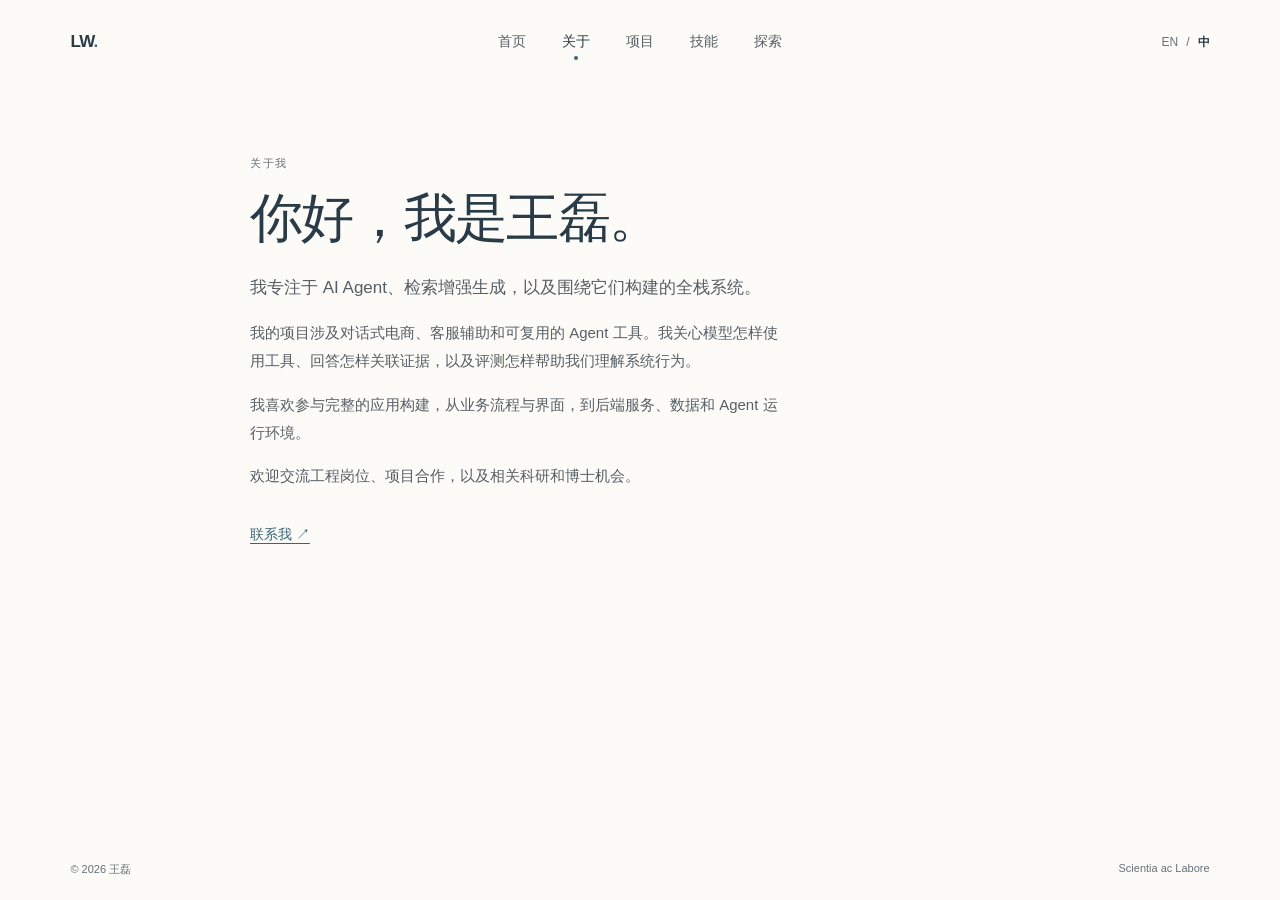
<file: zh/about.html>
<!doctype html>
<html lang="zh-CN">
<head>
  <meta charset="utf-8">
  <meta name="viewport" content="width=device-width, initial-scale=1">
  <meta name="description" content="认识王磊，了解他的 AI Agent、检索增强生成与全栈应用开发方向。">
  <meta property="og:type" content="website">
  <meta property="og:title" content="关于 · 王磊">
  <meta property="og:description" content="认识王磊，了解他的 AI Agent、检索增强生成与全栈应用开发方向。">
  <title>关于 · 王磊</title>
  <link rel="alternate" hreflang="en" href="../about.html">
  <link rel="stylesheet" href="../assets/site.css?v=viewport-edges">
</head>
<body>
  <a class="skip-link" href="#main">跳到正文</a>
  <header class="site-header">
    <a class="wordmark" href="./" aria-label="王磊的首页">LW<span>.</span></a>
    <nav class="site-nav" aria-label="主导航">
      <a href="./">首页</a>
      <a href="about.html" aria-current="page">关于</a>
      <a href="projects.html">项目</a>
      <a href="skills.html">技能</a>
      <a href="focus.html">探索</a>
    </nav>
    <nav class="language" aria-label="语言">
      <a href="../about.html" lang="en" hreflang="en">EN</a><span aria-hidden="true">/</span><span aria-current="true">中</span>
    </nav>
  </header>
  <main class="content" id="main" tabindex="-1">
    <p class="eyebrow">关于我</p>
    <h1>你好，我是王磊。</h1>
    <p class="lead">我专注于 AI Agent、检索增强生成，以及围绕它们构建的全栈系统。</p>
    <p>我的项目涉及对话式电商、客服辅助和可复用的 Agent 工具。我关心模型怎样使用工具、回答怎样关联证据，以及评测怎样帮助我们理解系统行为。</p>
    <p>我喜欢参与完整的应用构建，从业务流程与界面，到后端服务、数据和 Agent 运行环境。</p>
    <p>欢迎交流工程岗位、项目合作，以及相关科研和博士机会。</p>
    <a class="content-link" href="mailto:leonlei.wang@outlook.com">联系我 <span aria-hidden="true">↗</span></a>
  </main>
  <footer class="site-footer">
    <span>© 2026 王磊</span>
    <span class="motto" lang="la">Scientia ac Labore</span>
  </footer>
</body>
</html>
</file>
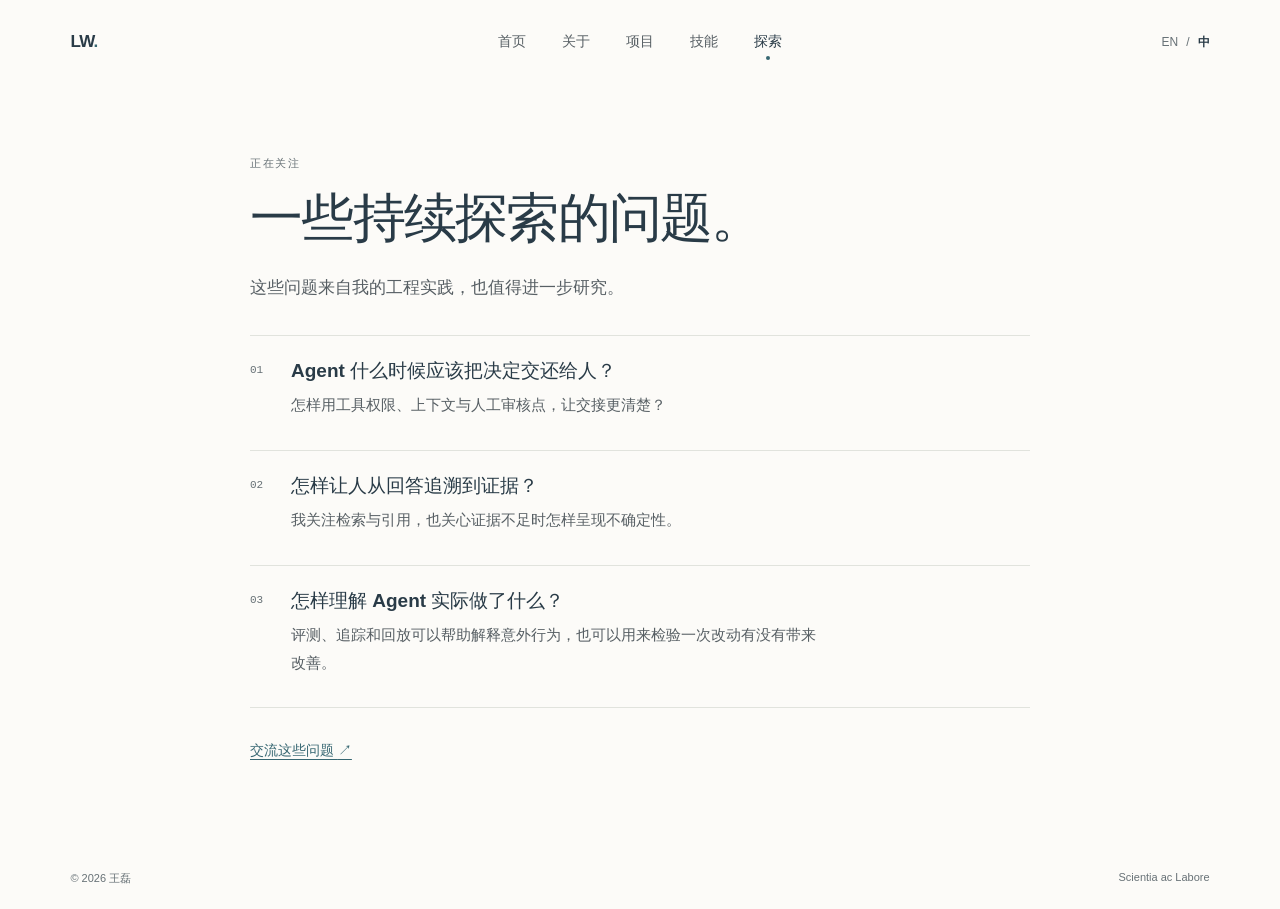
<file: zh/focus.html>
<!doctype html>
<html lang="zh-CN">
<head>
  <meta charset="utf-8">
  <meta name="viewport" content="width=device-width, initial-scale=1">
  <meta name="description" content="王磊正在探索的方向，包括 Agent 工具调用、检索证据和行为评测。">
  <meta property="og:type" content="website">
  <meta property="og:title" content="探索 · 王磊">
  <meta property="og:description" content="王磊正在探索的方向，包括 Agent 工具调用、检索证据和行为评测。">
  <title>探索 · 王磊</title>
  <link rel="alternate" hreflang="en" href="../focus.html">
  <link rel="stylesheet" href="../assets/site.css?v=viewport-edges">
</head>
<body>
  <a class="skip-link" href="#main">跳到正文</a>
  <header class="site-header">
    <a class="wordmark" href="./" aria-label="王磊的首页">LW<span>.</span></a>
    <nav class="site-nav" aria-label="主导航">
      <a href="./">首页</a>
      <a href="about.html">关于</a>
      <a href="projects.html">项目</a>
      <a href="skills.html">技能</a>
      <a href="focus.html" aria-current="page">探索</a>
    </nav>
    <nav class="language" aria-label="语言">
      <a href="../focus.html" lang="en" hreflang="en">EN</a><span aria-hidden="true">/</span><span aria-current="true">中</span>
    </nav>
  </header>
  <main class="content" id="main" tabindex="-1">
    <p class="eyebrow">正在关注</p>
    <h1>一些持续探索的问题。</h1>
    <p class="lead">这些问题来自我的工程实践，也值得进一步研究。</p>
    <ol class="entries">
      <li class="entry">
        <span class="entry-number" aria-hidden="true">01</span>
        <div>
          <h2>Agent 什么时候应该把决定交还给人？</h2>
          <p class="entry-description">怎样用工具权限、上下文与人工审核点，让交接更清楚？</p>
        </div>
      </li>
      <li class="entry">
        <span class="entry-number" aria-hidden="true">02</span>
        <div>
          <h2>怎样让人从回答追溯到证据？</h2>
          <p class="entry-description">我关注检索与引用，也关心证据不足时怎样呈现不确定性。</p>
        </div>
      </li>
      <li class="entry">
        <span class="entry-number" aria-hidden="true">03</span>
        <div>
          <h2>怎样理解 Agent 实际做了什么？</h2>
          <p class="entry-description">评测、追踪和回放可以帮助解释意外行为，也可以用来检验一次改动有没有带来改善。</p>
        </div>
      </li>
    </ol>
    <a class="content-link" href="mailto:leonlei.wang@outlook.com">交流这些问题 <span aria-hidden="true">↗</span></a>
  </main>
  <footer class="site-footer">
    <span>© 2026 王磊</span>
    <span class="motto" lang="la">Scientia ac Labore</span>
  </footer>
</body>
</html>
</file>
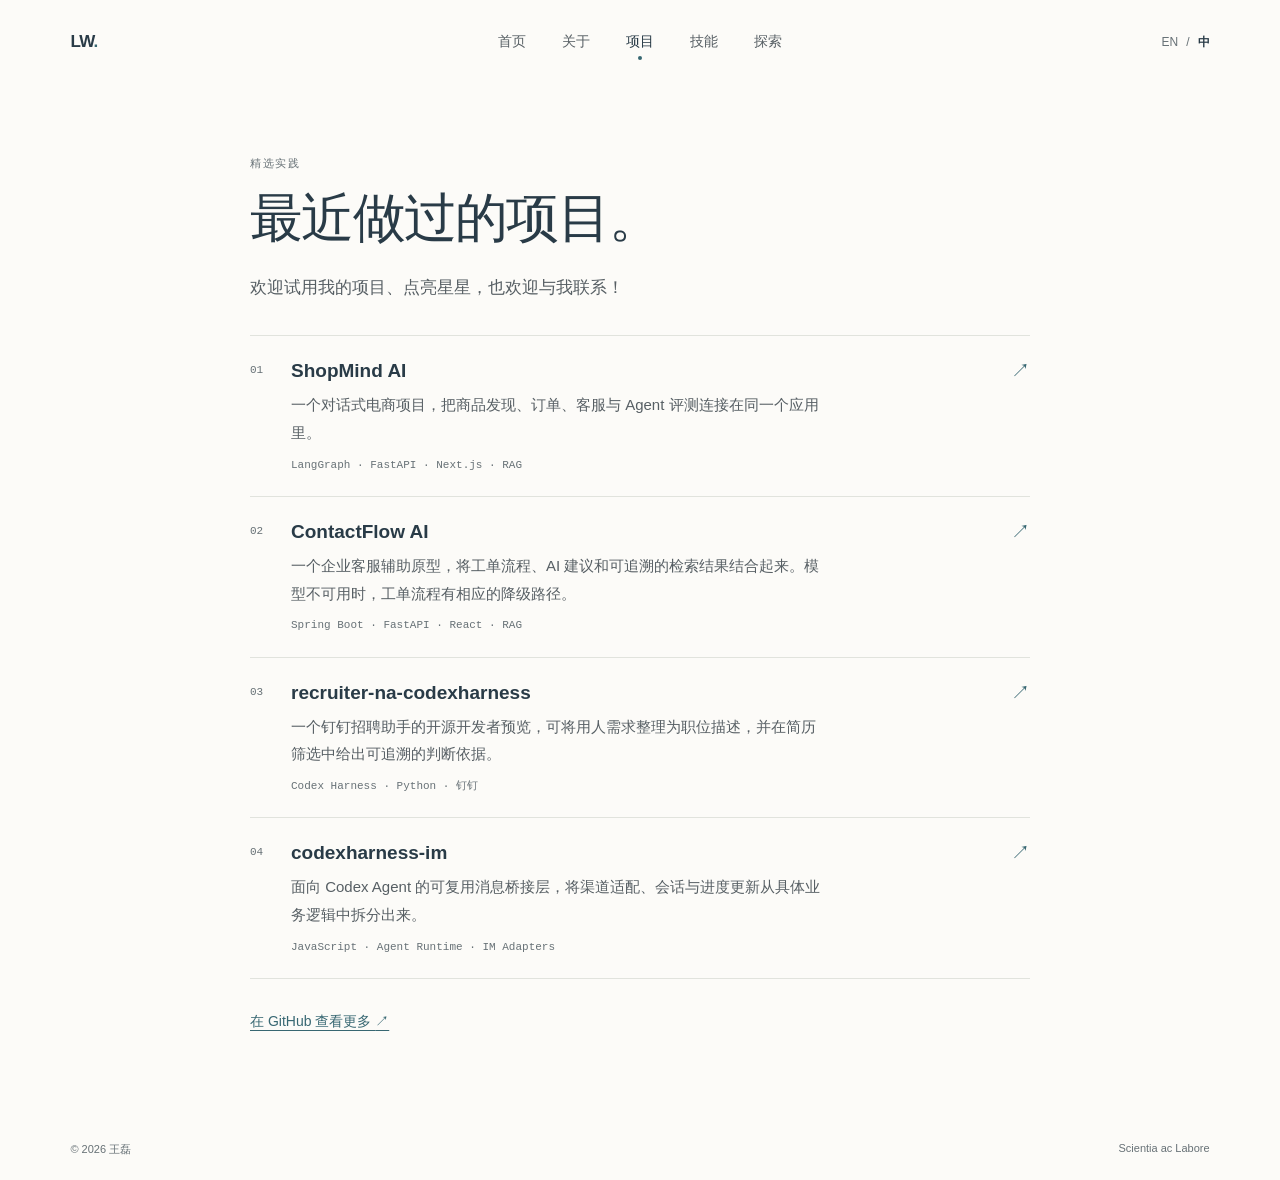
<file: zh/projects.html>
<!doctype html>
<html lang="zh-CN">
<head>
  <meta charset="utf-8">
  <meta name="viewport" content="width=device-width, initial-scale=1">
  <meta name="description" content="王磊的四个公开工程项目：ShopMind AI、ContactFlow AI、recruiter-na-codexharness 与 codexharness-im。">
  <meta property="og:type" content="website">
  <meta property="og:title" content="项目 · 王磊">
  <meta property="og:description" content="王磊的四个公开工程项目：ShopMind AI、ContactFlow AI、recruiter-na-codexharness 与 codexharness-im。">
  <title>项目 · 王磊</title>
  <link rel="alternate" hreflang="en" href="../projects.html">
  <link rel="stylesheet" href="../assets/site.css?v=viewport-edges">
</head>
<body>
  <a class="skip-link" href="#main">跳到正文</a>
  <header class="site-header">
    <a class="wordmark" href="./" aria-label="王磊的首页">LW<span>.</span></a>
    <nav class="site-nav" aria-label="主导航">
      <a href="./">首页</a>
      <a href="about.html">关于</a>
      <a href="projects.html" aria-current="page">项目</a>
      <a href="skills.html">技能</a>
      <a href="focus.html">探索</a>
    </nav>
    <nav class="language" aria-label="语言">
      <a href="../projects.html" lang="en" hreflang="en">EN</a><span aria-hidden="true">/</span><span aria-current="true">中</span>
    </nav>
  </header>
  <main class="content" id="main" tabindex="-1">
    <p class="eyebrow">精选实践</p>
    <h1>最近做过的项目。</h1>
    <p class="lead">欢迎试用我的项目、点亮星星，也欢迎与我联系！</p>
    <ol class="entries">
      <li class="entry">
        <span class="entry-number" aria-hidden="true">01</span>
        <div>
          <h2><a href="https://github.com/leonleiwang/ShopMind-AI">ShopMind AI <span aria-hidden="true">↗</span></a></h2>
          <p class="entry-description">一个对话式电商项目，把商品发现、订单、客服与 Agent 评测连接在同一个应用里。</p>
          <p class="tags">LangGraph · FastAPI · Next.js · RAG</p>
        </div>
      </li>
      <li class="entry">
        <span class="entry-number" aria-hidden="true">02</span>
        <div>
          <h2><a href="https://github.com/leonleiwang/ContactFlow-AI">ContactFlow AI <span aria-hidden="true">↗</span></a></h2>
          <p class="entry-description">一个企业客服辅助原型，将工单流程、AI 建议和可追溯的检索结果结合起来。模型不可用时，工单流程有相应的降级路径。</p>
          <p class="tags">Spring Boot · FastAPI · React · RAG</p>
        </div>
      </li>
      <li class="entry">
        <span class="entry-number" aria-hidden="true">03</span>
        <div>
          <h2><a href="https://github.com/leonleiwang/recruiter-na-codexharness">recruiter-na-codexharness <span aria-hidden="true">↗</span></a></h2>
          <p class="entry-description">一个钉钉招聘助手的开源开发者预览，可将用人需求整理为职位描述，并在简历筛选中给出可追溯的判断依据。</p>
          <p class="tags">Codex Harness · Python · 钉钉</p>
        </div>
      </li>
      <li class="entry">
        <span class="entry-number" aria-hidden="true">04</span>
        <div>
          <h2><a href="https://github.com/leonleiwang/codexharness-im">codexharness-im <span aria-hidden="true">↗</span></a></h2>
          <p class="entry-description">面向 Codex Agent 的可复用消息桥接层，将渠道适配、会话与进度更新从具体业务逻辑中拆分出来。</p>
          <p class="tags">JavaScript · Agent Runtime · IM Adapters</p>
        </div>
      </li>
    </ol>
    <a class="content-link" href="https://github.com/leonleiwang?tab=repositories">在 GitHub 查看更多 <span aria-hidden="true">↗</span></a>
  </main>
  <footer class="site-footer">
    <span>© 2026 王磊</span>
    <span class="motto" lang="la">Scientia ac Labore</span>
  </footer>
</body>
</html>
</file>
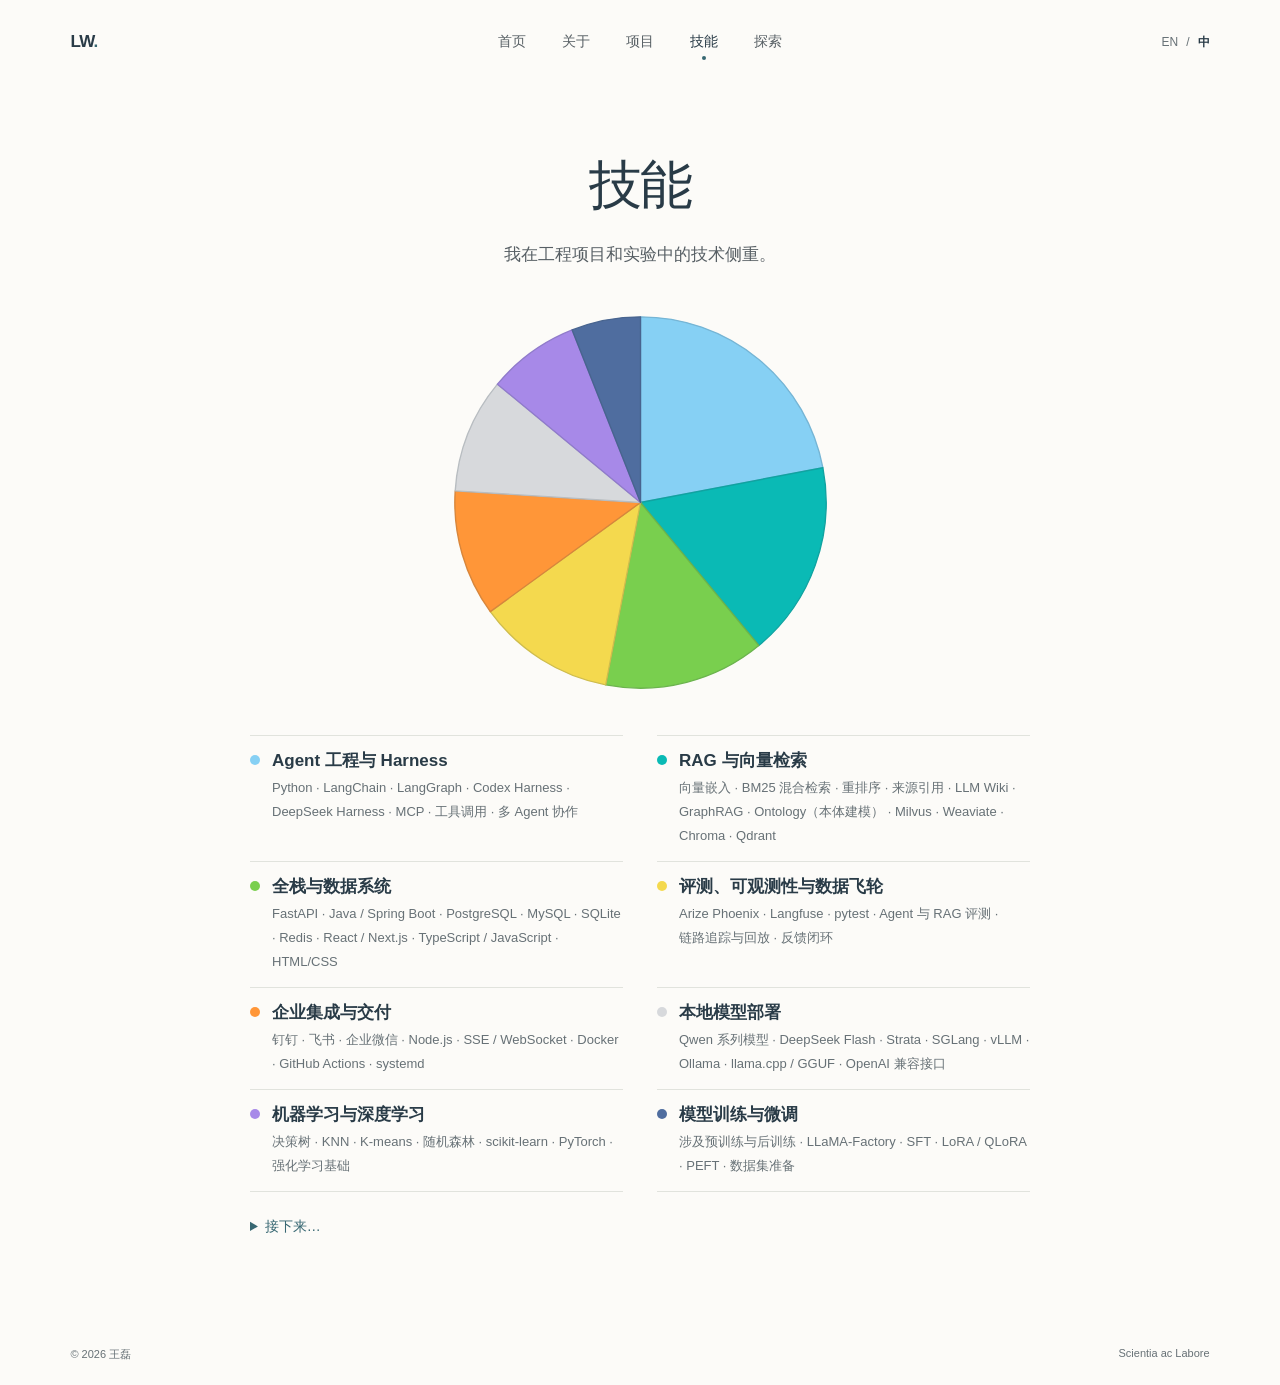
<file: zh/skills.html>
<!doctype html>
<html lang="zh-CN">
<head>
  <meta charset="utf-8">
  <meta name="viewport" content="width=device-width, initial-scale=1">
  <meta name="description" content="王磊在 AI Agent、后端、网页界面、系统集成与工程交付中的技术栈。">
  <meta property="og:type" content="website">
  <meta property="og:title" content="技能 · 王磊">
  <meta property="og:description" content="王磊在 AI Agent、后端、网页界面、系统集成与工程交付中的技术栈。">
  <title>技能 · 王磊</title>
  <link rel="alternate" hreflang="en" href="../skills.html">
  <link rel="stylesheet" href="../assets/site.css?v=viewport-edges">
  <script src="../assets/skills.js" defer></script>
</head>
<body>
  <a class="skip-link" href="#main">跳到正文</a>
  <header class="site-header">
    <a class="wordmark" href="./" aria-label="王磊的首页">LW<span>.</span></a>
    <nav class="site-nav" aria-label="主导航">
      <a href="./">首页</a>
      <a href="about.html">关于</a>
      <a href="projects.html">项目</a>
      <a href="skills.html" aria-current="page">技能</a>
      <a href="focus.html">探索</a>
    </nav>
    <nav class="language" aria-label="语言">
      <a href="../skills.html" lang="en" hreflang="en">EN</a><span aria-hidden="true">/</span><span aria-current="true">中</span>
    </nav>
  </header>
  <main class="content" id="main" tabindex="-1">
    <div class="skills-heading">
      <h1>技能</h1>
      <p class="lead">我在工程项目和实验中的技术侧重。</p>
    </div>
    <div class="skills-overview">
      <figure class="skills-figure" hidden>
        <svg class="skills-pie" viewBox="0 0 400 400" role="group" aria-label="技能方向"></svg>
        <div class="skills-tooltip" aria-hidden="true" hidden></div>
      </figure>
      <ul class="skill-list">
        <li class="skill-row" data-share="22">
          <h2>Agent 工程与 Harness</h2>
          <p class="skill-tools">Python · LangChain · LangGraph · Codex Harness · DeepSeek Harness · MCP · 工具调用 · 多 Agent 协作</p>
        </li>
        <li class="skill-row" data-share="17">
          <h2>RAG 与向量检索</h2>
          <p class="skill-tools">向量嵌入 · BM25 混合检索 · 重排序 · 来源引用 · LLM Wiki · GraphRAG · Ontology（本体建模） · Milvus · Weaviate · Chroma · Qdrant</p>
        </li>
        <li class="skill-row" data-share="14">
          <h2>全栈与数据系统</h2>
          <p class="skill-tools">FastAPI · Java / Spring Boot · PostgreSQL · MySQL · SQLite · Redis · React / Next.js · TypeScript / JavaScript · HTML/CSS</p>
        </li>
        <li class="skill-row" data-share="12">
          <h2>评测、可观测性与数据飞轮</h2>
          <p class="skill-tools">Arize Phoenix · Langfuse · pytest · Agent 与 RAG 评测 · 链路追踪与回放 · 反馈闭环</p>
        </li>
        <li class="skill-row" data-share="11">
          <h2>企业集成与交付</h2>
          <p class="skill-tools">钉钉 · 飞书 · 企业微信 · Node.js · SSE / WebSocket · Docker · GitHub Actions · systemd</p>
        </li>
        <li class="skill-row" data-share="10">
          <h2>本地模型部署</h2>
          <p class="skill-tools">Qwen 系列模型 · DeepSeek Flash · Strata · SGLang · vLLM · Ollama · llama.cpp / GGUF · OpenAI 兼容接口</p>
        </li>
        <li class="skill-row" data-share="8">
          <h2>机器学习与深度学习</h2>
          <p class="skill-tools">决策树 · KNN · K-means · 随机森林 · scikit-learn · PyTorch · 强化学习基础</p>
        </li>
        <li class="skill-row" data-share="6">
          <h2>模型训练与微调</h2>
          <p class="skill-tools">涉及预训练与后训练 · LLaMA-Factory · SFT · LoRA / QLoRA · PEFT · 数据集准备</p>
        </li>
      </ul>
    </div>
    <details class="skills-learning">
      <summary>接下来…</summary>
      <dl>
        <dt>规模化 Agent 的可靠性</dt>
        <dd>设计可恢复的工作流，测试工具失败时 Agent 能否继续完成任务。</dd>
        <dt>评测与研究方法</dt>
        <dd>构建可复现的基准，做消融实验和模型错误分析。</dd>
        <dt>推理性能</dt>
        <dd>分析延迟与吞吐量，衡量批处理和量化对输出质量的影响。</dd>
      </dl>
    </details>
  </main>
  <footer class="site-footer">
    <span>© 2026 王磊</span>
    <span class="motto" lang="la">Scientia ac Labore</span>
  </footer>
</body>
</html>
</file>
<file: assets/site.css>
:root {
  color-scheme: light;
  --paper: #fcfbf8;
  --ink: #293b47;
  --body: #575f64;
  --muted: #677176;
  --accent: #376772;
  --line: #e1e3dd;
  --wire: #c5cfca;
  --mono: ui-monospace, SFMono-Regular, Consolas, monospace;
}

* { box-sizing: border-box; }

body {
  display: flex;
  flex-direction: column;
  min-height: 100vh;
  min-height: 100svh;
  margin: 0;
  color: var(--ink);
  background: var(--paper);
  font-family: -apple-system, BlinkMacSystemFont, "Segoe UI", "PingFang SC", "Microsoft YaHei", sans-serif;
}

a { color: inherit; text-decoration: none; }
button { font: inherit; }
a:focus-visible, button:focus-visible {
  outline: 2px solid var(--accent);
  outline-offset: 5px;
}

.visually-hidden,
.skip-link:not(:focus) {
  position: absolute;
  width: 1px;
  height: 1px;
  overflow: hidden;
  clip-path: inset(50%);
  white-space: nowrap;
}

.skip-link:focus {
  position: absolute;
  z-index: 2;
  top: 12px;
  left: 12px;
  padding: 12px;
  background: var(--paper);
}

.site-header {
  display: grid;
  grid-template-columns: 1fr auto 1fr;
  align-items: center;
  min-height: 84px;
  padding: 0 5.5%;
}

.wordmark {
  justify-self: start;
  padding: 10px 0;
  font-size: 17px;
  font-weight: 700;
  letter-spacing: -.04em;
}

.wordmark span { color: var(--accent); }

.site-nav,
.language {
  display: flex;
  align-items: center;
}

.site-nav { gap: 36px; }
.site-nav a {
  position: relative;
  padding: 14px 0;
  color: var(--body);
  font-size: 14px;
}

.site-nav a:hover,
.site-nav [aria-current="page"] { color: var(--ink); }

.site-nav [aria-current="page"]::after {
  position: absolute;
  bottom: 5px;
  left: calc(50% - 2px);
  width: 4px;
  height: 4px;
  border-radius: 50%;
  background: var(--accent);
  content: "";
}

.language {
  justify-self: end;
  gap: 8px;
  font-size: 12px;
  color: var(--muted);
}

.language a { padding: 12px 0; }
.language [aria-current="true"] { color: var(--ink); font-weight: 600; }
.language a:hover { color: var(--accent); }

main { flex: 1; }

.home-main {
  display: grid;
  place-items: center;
  padding: 14px 24px 40px;
}

.nameplate {
  position: relative;
  width: min(100%, 660px);
  padding: 82px 56px 66px;
  text-align: center;
}

.wire {
  position: absolute;
  inset: 0;
  width: 100%;
  height: 100%;
  color: var(--wire);
  pointer-events: none;
}

.wire > path {
  stroke: currentColor;
  stroke-width: 1;
  stroke-dasharray: 4 7;
  vector-effect: non-scaling-stroke;
}

.wire-caption {
  position: absolute;
  top: 8.65%;
  left: 8.9%;
  padding: 0 9px;
  transform: translateY(-50%);
  background: var(--paper);
  color: var(--muted);
  font: 10px var(--mono);
  letter-spacing: .11em;
  text-transform: uppercase;
}

.nameplate h1 {
  margin: 0;
  font: 400 clamp(45px, 6.4vw, 66px)/1.05 Georgia, "Times New Roman", serif;
  letter-spacing: -.045em;
}

html[lang="en"] .nameplate h1 { font-size: clamp(45px, 6.4vw, 50px); }

.role {
  display: flex;
  align-items: center;
  justify-content: center;
  gap: 4px;
  min-height: 44px;
  margin-top: 17px;
  color: var(--accent);
  font: 16px/1.4 var(--mono);
}

.role-display { display: inline-flex; align-items: center; }

.role-toggle {
  display: grid;
  flex: none;
  place-items: center;
  width: 32px;
  height: 44px;
  padding: 0;
  border: 0;
  border-radius: 4px;
  color: var(--muted);
  background: transparent;
  cursor: pointer;
}

.role-toggle:hover { color: var(--accent); }
.role-toggle[hidden], .play-icon, .role[data-paused="true"] .pause-icon { display: none; }
.role[data-paused="true"] .play-icon { display: block; }

.caret {
  display: inline-block;
  flex: none;
  width: 1px;
  height: 1.1em;
  margin-left: 3px;
  background: currentColor;
  opacity: 0;
}

.role[data-running="true"] .caret { animation: blink 1s step-end infinite; }
@keyframes blink { 0%, 49% { opacity: 1; } }

.intro {
  max-width: 390px;
  margin: 15px auto 0;
  color: var(--body);
  font-size: 14px;
  line-height: 1.85;
  text-wrap: pretty;
}

.intro span { display: block; }

.socials {
  display: flex;
  justify-content: center;
  gap: 33px;
  margin: 37px 0 0;
  padding: 0;
  list-style: none;
}

.socials a {
  display: grid;
  justify-items: center;
  gap: 9px;
  color: var(--muted);
  font: 11px var(--mono);
}

.social-icon {
  display: grid;
  place-items: center;
  width: 46px;
  height: 46px;
  border: 1px solid var(--line);
  border-radius: 50%;
  color: var(--ink);
  transition: color .18s, border-color .18s, transform .18s;
}

.socials a:hover .social-icon,
.socials a:focus-visible .social-icon {
  border-color: var(--accent);
  color: var(--accent);
  transform: translateY(-2px);
}

.social-icon svg { width: 20px; height: 20px; }
.icon-cutout { fill: var(--paper); }

.site-footer {
  display: flex;
  flex-wrap: wrap;
  justify-content: space-between;
  gap: 10px;
  padding: 17px 5.5% 23px;
  color: var(--muted);
  font-size: 11px;
}

.home-footer {
  display: grid;
  grid-template-columns: 1fr auto 1fr;
  align-items: center;
  row-gap: 0;
  padding-top: 4px;
}

/* Keep the launch hit area larger than the first footer row. */
.home-footer .game-launch { margin-block: -8px; }

.home-footer .motto { grid-column: 3; justify-self: end; }

.home-footer .versions-link {
  grid-column: 1;
  grid-row: 2;
  justify-self: start;
  margin-top: 3px;
  color: var(--accent);
  text-decoration: underline;
  text-underline-offset: .18em;
}

.game-launch,
.inline-game button {
  border: 0;
  border-radius: 4px;
  color: var(--muted);
  background: transparent;
  font: inherit;
  cursor: pointer;
}

.game-launch {
  display: grid;
  place-items: center;
  width: 44px;
  height: 40px;
  padding: 0;
  touch-action: none;
  user-select: none;
}

.game-launch:hover,
.inline-game button:hover { color: var(--accent); }

.game-launch[hidden],
.inline-game[hidden] { display: none; }

.game-active .game-launch,
.entrance-active .game-launch,
.entrance-pending .site-header,
.entrance-pending .nameplate,
.entrance-pending .home-footer { visibility: hidden; }

.entrance-ball {
  position: fixed;
  z-index: 2;
  top: -5px;
  left: -5px;
  width: 10px;
  height: 10px;
  border-radius: 50%;
  background: var(--accent);
  pointer-events: none;
}

.inline-game {
  position: fixed;
  z-index: 3;
  inset: 0;
  pointer-events: none;
}

.inline-game-canvas {
  display: block;
  width: 100%;
  height: 100%;
  outline: none;
  pointer-events: auto;
  touch-action: none;
}

.inline-game-hud {
  position: absolute;
  top: 10px;
  right: 12px;
  display: flex;
  align-items: center;
  gap: 6px;
  color: var(--muted);
  font: 11px var(--mono);
}

.inline-game button { pointer-events: auto; }

.inline-game .inline-game-exit {
  width: 32px;
  height: 36px;
  font-size: 21px;
}

.content {
  width: min(780px, calc(100% - 56px));
  margin: 0 auto;
  padding: 72px 0 88px;
}

.eyebrow {
  margin: 0 0 16px;
  color: var(--muted);
  font: 11px/1.5 var(--mono);
  letter-spacing: .14em;
  text-transform: uppercase;
}

.content h1 {
  margin: 0 0 24px;
  font: 400 clamp(35px, 5.2vw, 53px)/1.12 Georgia, "Times New Roman", "Songti SC", serif;
  letter-spacing: -.033em;
  text-wrap: balance;
}

.content p:not(.eyebrow) {
  max-width: 64ch;
  margin: 0 0 16px;
  color: var(--body);
  font-size: 15px;
  line-height: 1.85;
}

.content p.lead { font-size: 17px; }

.content-link {
  display: inline-block;
  margin-top: 14px;
  padding-block: 6px;
  color: var(--accent);
  font-size: 14px;
  text-decoration: underline;
  text-underline-offset: 4px;
}

.skills-heading { text-align: center; }
.content .skills-heading p.lead { margin-inline: auto; }

.skills-overview {
  --skill-agents: #86d0f4;
  --skill-retrieval: #0abab5;
  --skill-fullstack: #79cf4e;
  --skill-evaluation: #f4d94e;
  --skill-integration: #ff9638;
  --skill-serving: #d7d9dc;
  --skill-ml: #a789e8;
  --skill-training: #4f6d9f;
  margin: 34px 0 12px;
}

.skills-figure {
  position: relative;
  width: min(100%, 395px);
  margin: 0 auto 35px;
}

.skills-pie {
  display: block;
  width: 100%;
  height: auto;
}

.skills-slice {
  fill: var(--slice-color);
  stroke: color-mix(in srgb, var(--slice-color) 82%, var(--ink));
  stroke-width: 1.4;
  stroke-linejoin: round;
  cursor: pointer;
  transform-box: view-box;
  transform-origin: center;
  transition: transform 160ms ease-out, filter 160ms ease-out;
}

.skills-slice.is-active {
  filter: brightness(1.10) saturate(1.22);
  transform: translate(var(--slice-x), var(--slice-y)) scale(1.025);
}

.skills-slice:focus-visible {
  outline: none;
  stroke: var(--ink);
  stroke-width: 2.5;
}

.skills-tooltip {
  position: absolute;
  top: var(--tooltip-y, 50%);
  left: 50%;
  width: max-content;
  max-width: 80%;
  padding: 9px 13px;
  transform: translate(-50%, -50%);
  border-radius: 5px;
  background: var(--ink);
  color: var(--paper);
  text-align: center;
  font-size: 13px;
  font-weight: 600;
  line-height: 1.4;
  pointer-events: none;
}

.skill-list {
  display: grid;
  grid-template-columns: repeat(2, minmax(0, 1fr));
  column-gap: 34px;
  margin: 0;
  padding: 0;
  list-style: none;
}

.skill-row {
  --skill-color: var(--skill-agents);
  position: relative;
  padding: 13px 0 13px 22px;
  border-top: 1px solid var(--line);
}

.skill-row:nth-last-child(-n + 2) { border-bottom: 1px solid var(--line); }
.skill-row:nth-child(2) { --skill-color: var(--skill-retrieval); }
.skill-row:nth-child(3) { --skill-color: var(--skill-fullstack); }
.skill-row:nth-child(4) { --skill-color: var(--skill-evaluation); }
.skill-row:nth-child(5) { --skill-color: var(--skill-integration); }
.skill-row:nth-child(6) { --skill-color: var(--skill-serving); }
.skill-row:nth-child(7) { --skill-color: var(--skill-ml); }
.skill-row:nth-child(8) { --skill-color: var(--skill-training); }

.skill-row.is-active h2 { color: var(--accent); }

.skill-row::before {
  position: absolute;
  top: 19px;
  left: 0;
  width: 10px;
  height: 10px;
  border-radius: 50%;
  background: var(--skill-color);
  content: "";
}

.skill-row h2 {
  margin: 0 0 4px;
  font-size: 17px;
  font-weight: 600;
}

.content p.skill-tools {
  margin: 0;
  color: var(--muted);
  font-size: 13px;
  word-break: keep-all;
}

.skills-learning { margin-top: 20px; }

.skills-learning summary {
  width: fit-content;
  padding: 6px 0;
  color: var(--accent);
  cursor: pointer;
  font-size: 14px;
}

.skills-learning dl {
  max-width: 64ch;
  margin: 12px 0 0;
  padding-left: 16px;
  border-left: 1px solid var(--line);
  font-size: 14px;
  line-height: 1.65;
}

.skills-learning dt { font-weight: 600; }
.skills-learning dd { margin: 2px 0 12px; color: var(--body); }
.skills-learning dd:last-child { margin-bottom: 0; }

@media (max-width: 600px) {
  .skills-figure { width: min(86%, 330px); }
  .skill-list { grid-template-columns: 1fr; }
  .skill-row:nth-last-child(2) { border-bottom: 0; }
}

@media (prefers-reduced-motion: reduce) {
  .skills-slice { transition: none; }
}

.entries {
  margin: 32px 0 14px;
  padding: 0;
  list-style: none;
}

.entry {
  display: grid;
  grid-template-columns: 28px minmax(0, 1fr);
  gap: 13px;
  padding: 22px 0;
  border-top: 1px solid var(--line);
}

.entry:last-child { border-bottom: 1px solid var(--line); }
.entry-number { padding-top: 6px; color: var(--muted); font: 11px var(--mono); }
.entry h2 { margin: 0 0 7px; font-size: 19px; font-weight: 550; overflow-wrap: anywhere; }
.entry h2 a { display: flex; justify-content: space-between; align-items: baseline; gap: 12px; }
.entry h2 a:hover { color: var(--accent); }
.entry h2 a span { color: var(--accent); }
.content p.entry-description { margin-bottom: 9px; }
.content p.tags { margin-bottom: 0; font: 11px/1.65 var(--mono); color: var(--muted); }

@media (max-width: 600px) {
  .site-header {
    grid-template-columns: auto minmax(0, 1fr) auto;
    column-gap: clamp(9px, 3.5vw, 17px);
    min-height: 68px;
    padding: 0 20px;
  }
  .site-nav { justify-content: space-between; gap: 0; }
  .site-nav a { font-size: 12px; }
  .language { gap: 5px; font-size: 11px; }
  .wordmark { font-size: 15px; }
  .home-main { padding: 4px 16px 28px; }
  .nameplate { padding: 72px 32px 60px; }
  html[lang="en"] .nameplate h1 { font-size: clamp(30px, 10vw, 45px); }
  .wire-caption { padding: 0 6px; font-size: 8px; }
  .role { font-size: clamp(12px, 3.5vw, 15px); }
  .intro { font-size: 13px; }
  .socials { gap: 23px; margin-top: 29px; }
  .socials a { font-size: 10px; }
  .site-footer { padding: 13px 20px 19px; font-size: 10px; }
  .content { width: calc(100% - 44px); padding: 49px 0 64px; }
  .entry { grid-template-columns: 22px minmax(0, 1fr); gap: 8px; }
}

@media (max-width: 355px) {
  .site-header { padding-inline: 13px; }
  .nameplate { padding-inline: 27px; }
  .socials { gap: 16px; }
}

@media (max-width: 335px) {
  html[lang="en"] .site-header { grid-template-columns: minmax(0, 1fr) auto; }
  html[lang="en"] .site-nav { grid-column: 1 / -1; grid-row: 2; }
  html[lang="en"] .language { grid-column: 2; grid-row: 1; }
}

@media (orientation: landscape) and (max-height: 500px) {
  .site-header:has(+ .home-main) { min-height: 48px; }
  .home-main { padding: 0 18px 4px; }
  .nameplate { padding-block: 48px 39px; }
  html[lang] .nameplate h1 { font-size: clamp(30px, 10vh, 44px); }
  .role { min-height: 36px; margin-top: 1px; }
  .role-toggle { margin-block: -4px; }
  .intro { max-width: 470px; margin-top: 4px; line-height: 1.55; }
  .socials { gap: 23px; margin-top: 12px; }
  .socials a { gap: 5px; }
  .social-icon { width: 38px; height: 38px; }
  .home-footer { padding-block: 4px 10px; }
}

@media (prefers-reduced-motion: reduce) {
  .social-icon { transition: none; }
  .role[data-running="true"] .caret { animation: none; }
}
</file>
